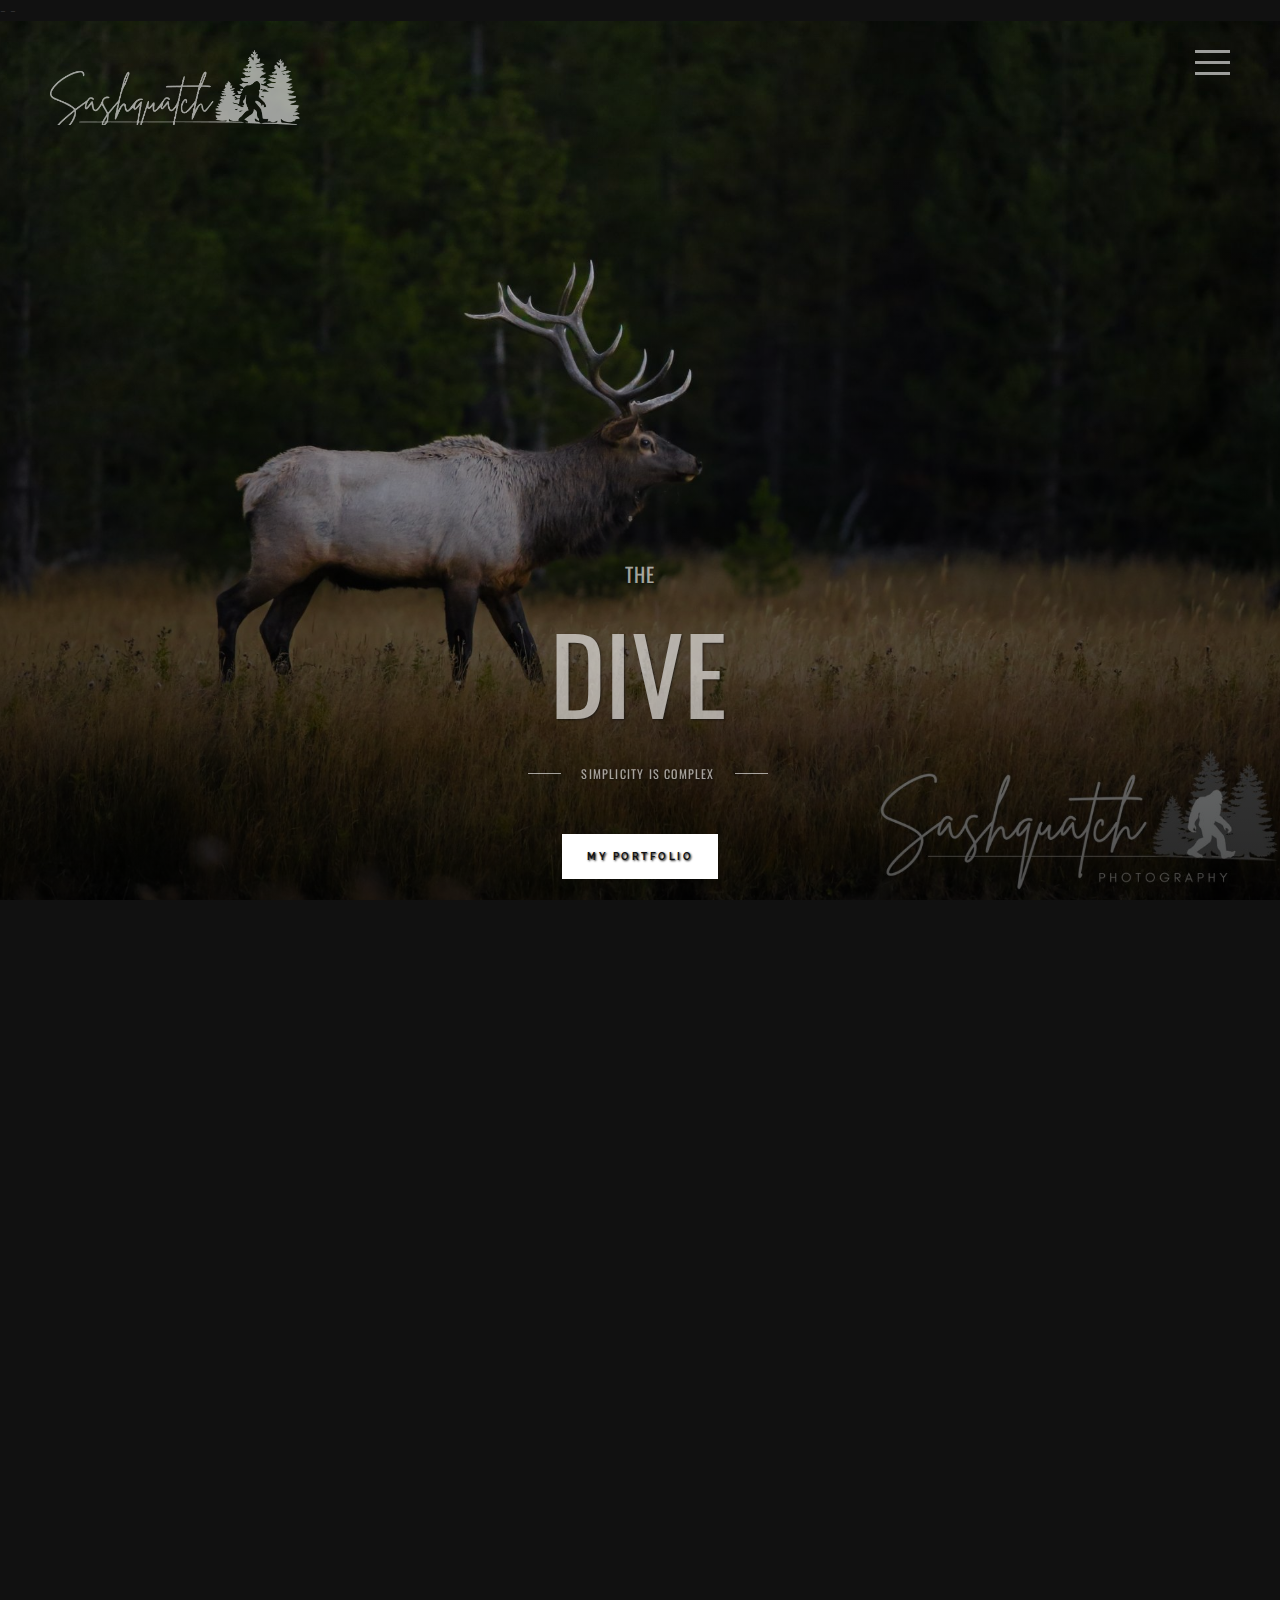
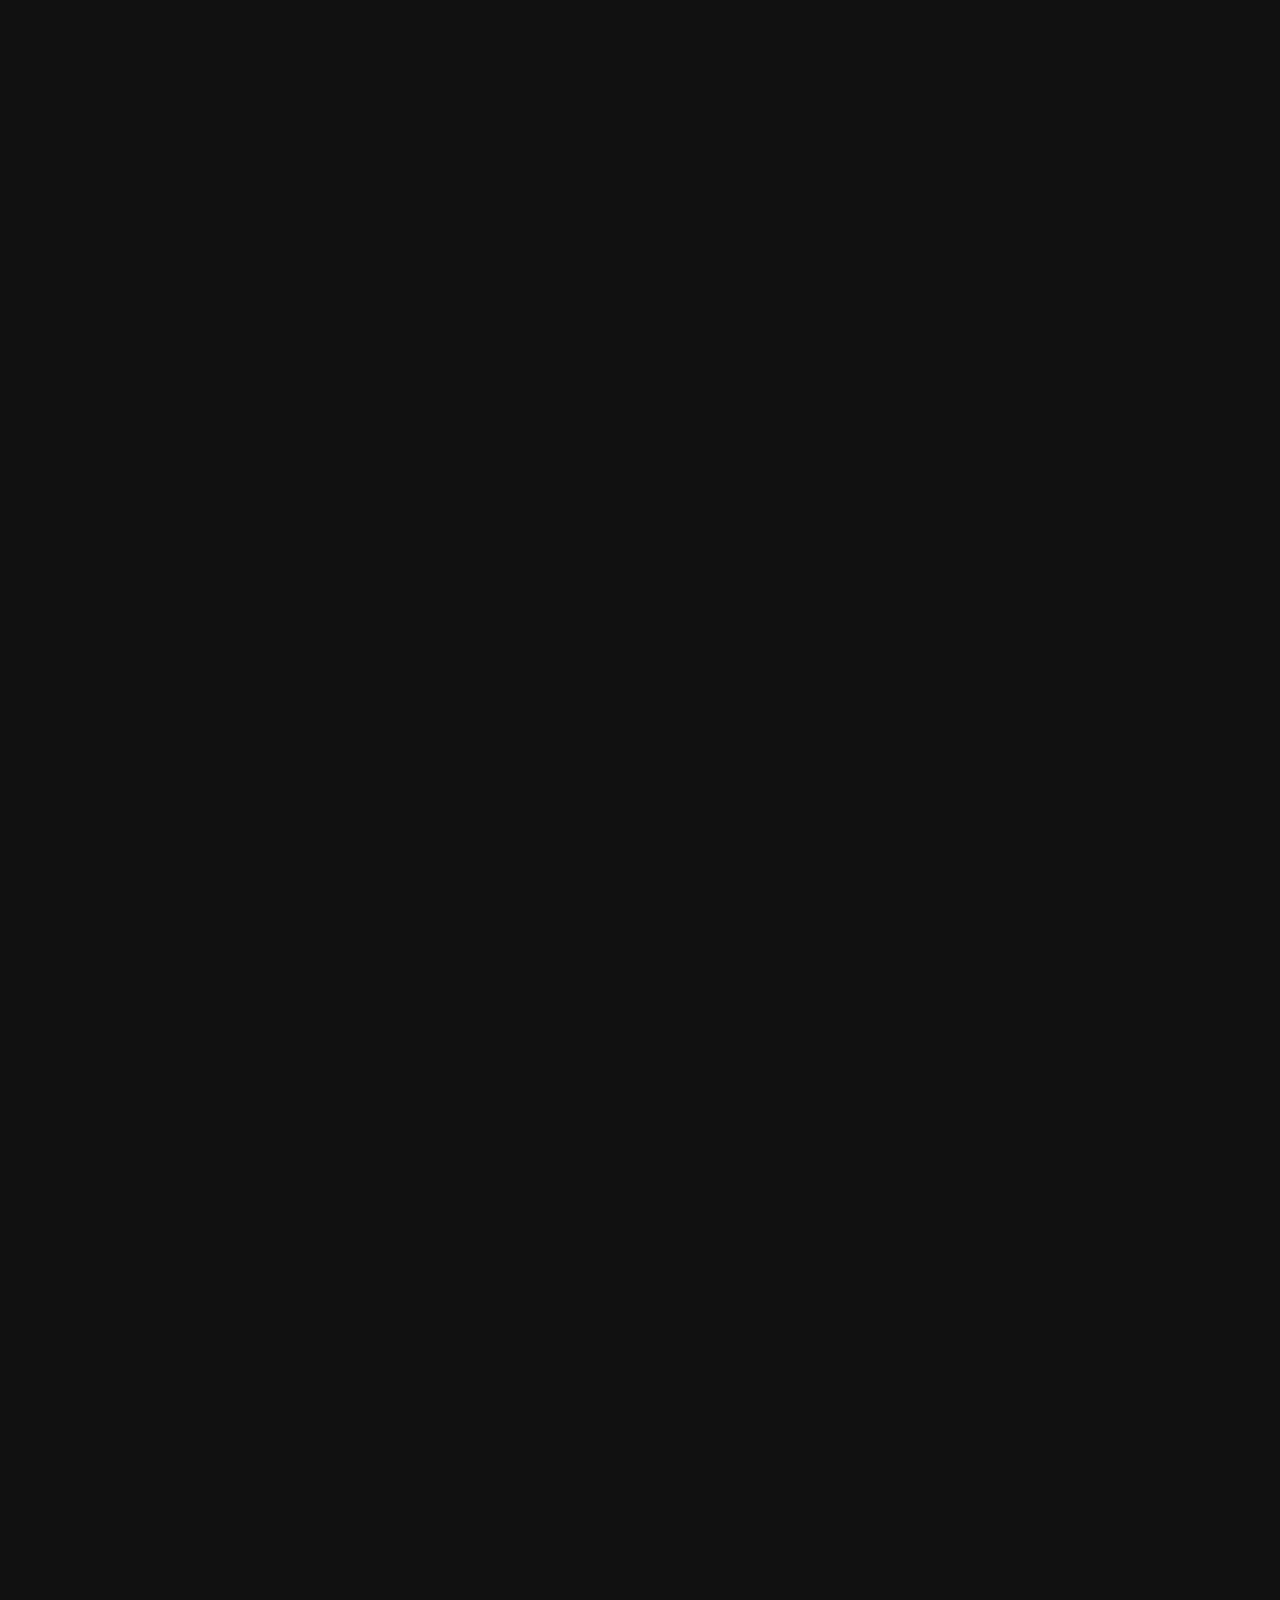
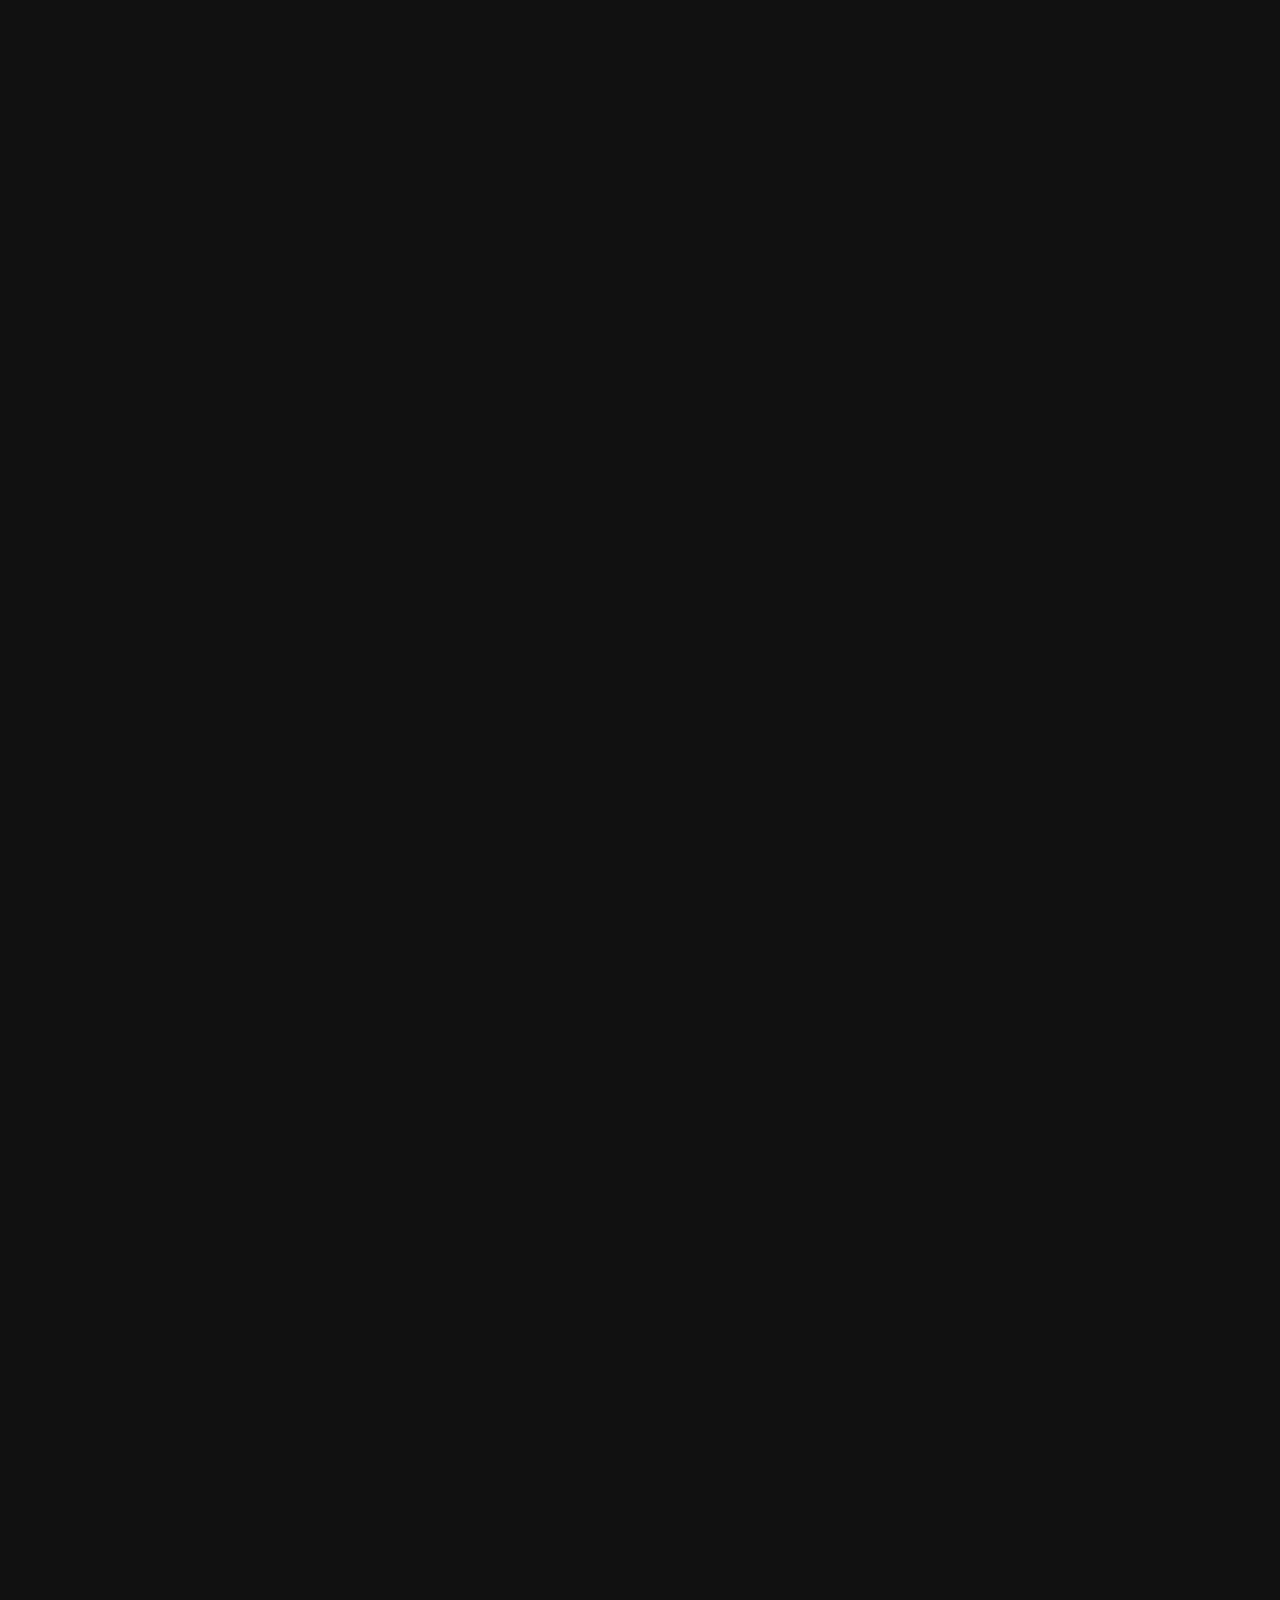
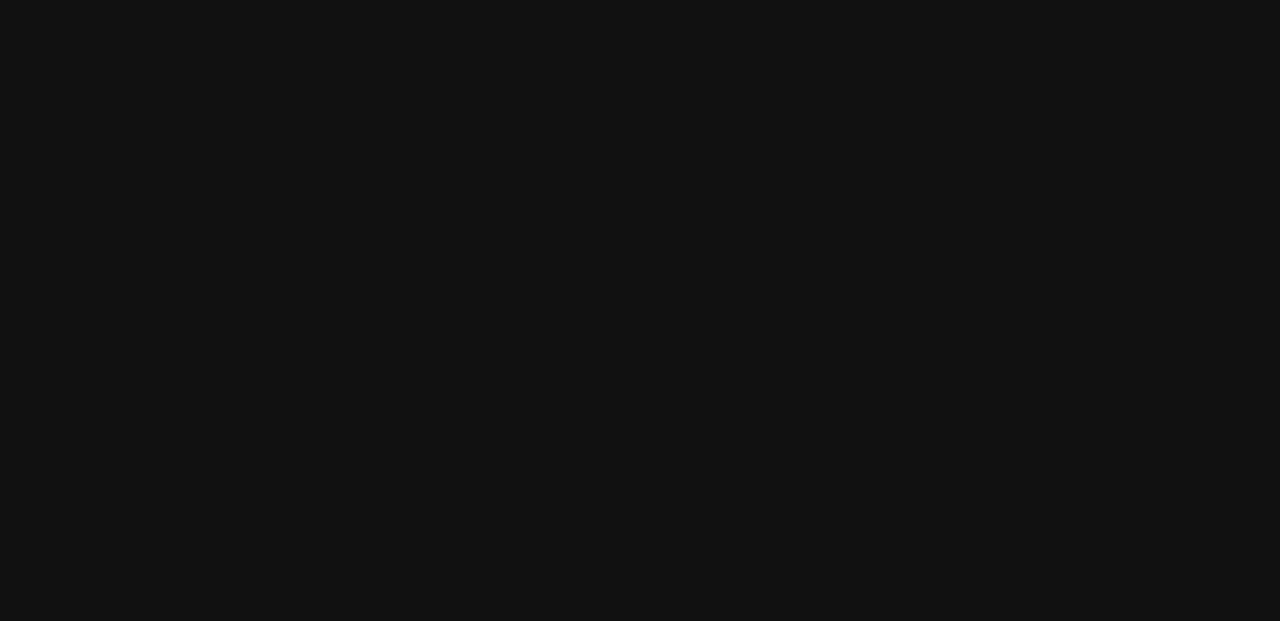
<file: index.html>
<!DOCTYPE html>
<html lang="en">
  <head>
    -
    <meta charset="utf-8" />
    <title>Sasquatch Photography</title>
    <meta content="" name="description" />
    <meta content="" name="author" />
    <meta content="" name="keywords" />
    <meta
      content="height=device-height, width=device-width, initial-scale=1.0, minimum-scale=1.0, maximum-scale=1.0, user-scalable=no"
      name="viewport"
    />
    <link href="css/plugins.css" media="all" rel="stylesheet" type="text/css" />
    <link href="css/style.css" media="all" rel="stylesheet" type="text/css" />
    <link
      href="http://fonts.googleapis.com/css?family=Raleway:100,200,300,400,500,600,700,800,900%7COswald:300,400,700"
      rel="stylesheet"
      type="text/css"
    />
    <!-- google fonts end -->
  </head>
  <body>
    <!-- preloader start -->
    <div class="preloader-bg"></div>
    <div id="preloader">
      <div id="preloader-status">
        <div class="preloader-position loader">
          <span></span>
        </div>
      </div>
    </div>
    -
    <!-- preloader end -->
    <!-- logo start -->
    <a class="logo logo-light"> <div class="logo-img fadeIn-element"></div></a
    ><!-- logo end -->
    <!-- navigation start -->
    <div class="navigation-fire main-menu main-menu-light fadeIn-element">
      <span></span>
    </div>
    <nav class="navigation-menu">
      <!-- center container menu start -->
      <div class="center-container-menu">
        <!-- center block menu start -->
        <div class="center-block-menu">
          <ul class="brackets">
            <li>
              <a class="menu-state active" href="#home">Home</a>
            </li>
            <li>
              <a class="menu-state" href="#about">About</a>
            </li>
            <li>
              <a class="menu-state" href="#works">Works</a>
            </li>
            <li>
              <a class="menu-state" href="#services">Services</a>
            </li>
            <li>
              <a class="menu-state" href="#news">News</a>
            </li>
            <li class="last">
              <a class="menu-state" href="#contact">Contact</a>
            </li>
          </ul>
        </div>
        <!-- center block menu end -->
      </div>
      <!-- center container menu end -->
    </nav>
    <!-- navigation end -->
    <!-- fullPage start -->
    <div id="fullpage">
      <!-- section home start -->
      <div class="section overlay overlay-dark-70" id="section0">
        <!-- home bg start -->
        <div class="section-bg-home"></div>
        <!-- home bg end -->
        <!-- introduction start -->
        <div class="introduction">
          <!-- home title start -->
          <h2 class="home-page-main-title fadeIn-element">The</h2>
          <h1 class="home-page-main-title fadeIn-element">Dive</h1>
          <!-- home title end -->
          <!-- home subtitle start -->
          <div class="split-border">
            <div class="home-page-subtitle-carousel owl-carousel">
              <span class="home-page-title-2 fadeIn-element"
                >Simplicity is complex</span
              >
              <span class="home-page-title-2 fadeIn-element"
                >Design is a process</span
              >
              <span class="home-page-title-2 fadeIn-element"
                >Aesthetic is a decision</span
              >
              <span class="home-page-title-2 fadeIn-element"
                >Style is everything</span
              >
            </div>
          </div>
          <a style="z-index: 1" class="c-btn inverse" href="#works"
            ><span>My Portfolio</span></a
          >
          <!-- home subtitle end -->
        </div>
        <!-- introduction end -->
      </div>
      <!-- section home end -->
      <!-- section about start -->
      <div class="section" id="section1">
        <!-- section title start -->
        <div class="section-title-vertical">
          <span>About</span>
        </div>
        <!-- section title end -->
        <!-- container start -->
        <div class="container-fluid sections">
          <!-- row start -->
          <div class="row">
            <!-- col start -->
            <div class="col-md-6 col-sm-6 nopadding">
              <!-- slick left about start -->
              <div class="slick-left-about overlay overlay-inverse-dark-35">
                <!-- slick left about item img start -->
                <div class="img-fullwidth-wrapper">
                  <div
                    class="img-fullwidth img-fullwidth-all img-fullwidth-about-carousel"
                  ></div>
                </div>
                <!-- slick left about item img end -->
              </div>
              <!-- slick left about end -->
            </div>
            <!-- col end -->
            <!-- col start -->
            <div class="col-md-6 col-sm-6 nopadding">
              <!-- slick right about start -->
              <div class="slick-right-about">
                <!-- about content 1 start -->
                <div class="img-fullwidth-wrapper">
                  <div class="about-content">
                    <div class="about-content-inner">
                      <!-- main txt start -->
                      <div class="height-correction">
                        <div class="text-title">
                          <h4>Snapping the unseen</h4>
                        </div>
                        <div class="text-txt">
                          <p>
                            Lorem ipsum dolor sit amet, consectetur adipiscing
                            elit. Donec vestibulum libero nec erat pulvinar, sed
                            sollicitudin ex consectetur.
                          </p>
                        </div>
                        <div class="text-spacer">
                          <a class="c-btn inverse" href="#works"
                            ><span>My Portfolio</span></a
                          >
                        </div>
                      </div>
                      <!-- main txt end -->
                    </div>
                  </div>
                </div>
                <div class="img-fullwidth-wrapper">
                  <div class="about-content">
                    <div class="about-content-inner">
                      <!-- facts counter start -->
                      <h3>My Statistics</h3>
                      <div class="facts-counter-wrapper">
                        <!-- col start -->
                        <div class="col-xs-6 col-sm-3">
                          <!-- fact 1 start -->
                          <div class="facts-counter-number">36</div>
                          <div class="facts-counter-description">
                            <i
                              class="ion-ios-briefcase-outline facts-counter-description-img"
                            ></i>
                            <span class="facts-counter-title"
                              >Completed Jobs</span
                            >
                          </div>
                          <!-- fact 1 end -->
                        </div>
                        <!-- col end -->
                        <!-- col start -->
                        <div class="col-xs-6 col-sm-3">
                          <!-- fact 2 start -->
                          <div class="facts-counter-number large">36</div>
                          <div class="facts-counter-description">
                            <i
                              class="ion-ios-wineglass-outline facts-counter-description-img large"
                            ></i>
                            <span class="facts-counter-title large"
                              >Clients Served</span
                            >
                          </div>
                          <!-- fact 2 end -->
                        </div>
                        <!-- col end -->
                        <!-- clearfix start -->
                        <div class="clearfix visible-xs-block"></div>
                        <!-- clearfix end -->
                        <!-- col start -->
                        <div class="col-xs-6 col-sm-3">
                          <!-- fact 3 start -->
                          <div class="facts-counter-number large">18</div>
                          <div class="facts-counter-description">
                            <i
                              class="ion-ios-world-outline facts-counter-description-img large"
                            ></i>
                            <span class="facts-counter-title large"
                              >States Reached</span
                            >
                          </div>
                          <!-- fact 3 end -->
                        </div>
                        <!-- col end -->
                        <!-- col start -->
                        <div class="col-xs-6 col-sm-3">
                          <!-- fact 4 start -->
                          <div class="facts-counter-number">1976</div>
                          <div class="facts-counter-description">
                            <i
                              class="ion-ios-photos-outline facts-counter-description-img"
                            ></i>
                            <span class="facts-counter-title"
                              >Photos Taken</span
                            >
                          </div>
                          <!-- fact 4 end -->
                        </div>
                        <!-- col end -->
                      </div>
                      <!-- facts counter end -->
                    </div>
                  </div>
                </div>
              </div>
              <!-- slick right about end -->
            </div>
            <!-- col end -->
          </div>
          <!-- row end -->
        </div>
        <!-- container end -->
      </div>
      <!-- section about end -->
      <!-- section works start -->
      <div class="section" id="section2">
        <!-- section title start -->
        <div class="section-title-vertical right-side">
          <span>Works</span>
        </div>
        <!-- section title end -->
        <!-- works IMG carousel start -->
        <div class="works-page-img-wrapper">
          <div class="owl-carousel" id="works-page-img-carousel">
            <!-- works IMG carousel item start -->
            <div class="works-page-img-carousel-item">
              <!-- works IMG carousel item 1 start -->
              <div
                class="works-page-img-carousel-item-1 overlay overlay-inverse-dark-35"
              >
                <div class="works-page-img-carousel-wrapper">
                  <div class="works-page-img-carousel-text">
                    <div class="works-page-img-carousel-heading">
                      Culture / Travel
                    </div>
                    <div class="works-page-img-carousel-title">
                      <h4>
                        Simplicity<br />
                        is complex
                      </h4>
                    </div>
                    <div class="works-page-img-carousel-content">
                      <div class="works-page-img-carousel-spacer-top"></div>
                      <a
                        class="c-btn inverse popup-photo"
                        href="img/background3.png"
                        title="Simplicity is complex"
                        ><span>View image</span></a
                      >
                    </div>
                  </div>
                </div>
              </div>
              <!-- works IMG carousel item 1 end -->
              <!-- works IMG carousel item 2 start -->
              <div
                class="works-page-img-carousel-item-2 overlay overlay-inverse-dark-35"
              >
                <div class="works-page-img-carousel-wrapper">
                  <div class="works-page-img-carousel-text">
                    <div class="works-page-img-carousel-heading">
                      Culture / Travel
                    </div>
                    <div class="works-page-img-carousel-title">
                      <h4>
                        Design<br />
                        is a process
                      </h4>
                    </div>
                    <div class="works-page-img-carousel-content">
                      <div class="works-page-img-carousel-spacer-top"></div>
                      <a
                        class="c-btn inverse popup-photo"
                        href="img/background4.png"
                        title="Design is a process"
                        ><span>View image</span></a
                      >
                    </div>
                  </div>
                </div>
              </div>
              <!-- works IMG carousel item 2 end -->
            </div>
            <!-- works IMG carousel item end -->
            <!-- works IMG carousel item start -->
            <div class="works-page-img-carousel-item">
              <!-- works IMG carousel item 3 start -->
              <div
                class="works-page-img-carousel-item-3 overlay overlay-inverse-dark-35"
              >
                <div class="works-page-img-carousel-wrapper">
                  <div class="works-page-img-carousel-text">
                    <div class="works-page-img-carousel-heading">
                      Culture / Travel
                    </div>
                    <div class="works-page-img-carousel-title">
                      <h4>
                        Aesthetic<br />
                        is a decision
                      </h4>
                    </div>
                    <div class="works-page-img-carousel-content">
                      <div class="works-page-img-carousel-spacer-top"></div>
                      <a
                        class="c-btn inverse popup-photo"
                        href="img/background5.png"
                        title="Design is a process"
                        ><span>View image</span></a
                      >
                    </div>
                  </div>
                </div>
              </div>
              <!-- works IMG carousel item 3 end -->
              <!-- works IMG carousel item 4 start -->
              <div
                class="works-page-img-carousel-item-4 overlay overlay-inverse-dark-35"
              >
                <div class="works-page-img-carousel-wrapper">
                  <div class="works-page-img-carousel-text">
                    <div class="works-page-img-carousel-heading">
                      Culture / Travel
                    </div>
                    <div class="works-page-img-carousel-title">
                      <h4>
                        Style<br />
                        is everything
                      </h4>
                    </div>
                    <div class="works-page-img-carousel-content">
                      <div class="works-page-img-carousel-spacer-top"></div>
                      <a
                        class="c-btn inverse popup-photo"
                        href="img/background6.png"
                        title="Aesthetic is a decision"
                        ><span>View image</span></a
                      >
                    </div>
                  </div>
                </div>
              </div>
              <!-- works IMG carousel item 4 end -->
            </div>
            <!-- works IMG carousel item end -->
            <!-- works IMG carousel item start -->
            <div class="works-page-img-carousel-item">
              <!-- works IMG carousel item 5 start -->
              <div
                class="works-page-img-carousel-item-5 overlay overlay-inverse-dark-35"
              >
                <div class="works-page-img-carousel-wrapper">
                  <div class="works-page-img-carousel-text">
                    <div class="works-page-img-carousel-heading">
                      Culture / Travel
                    </div>
                    <div class="works-page-img-carousel-title">
                      <h4>
                        Simplicity<br />
                        is complex
                      </h4>
                    </div>
                    <div class="works-page-img-carousel-content">
                      <div class="works-page-img-carousel-spacer-top"></div>
                      <a
                        class="c-btn inverse popup-photo"
                        href="img/background7.png"
                        title="Simplicity is complex"
                        ><span>View image</span></a
                      >
                    </div>
                  </div>
                </div>
              </div>
              <!-- works IMG carousel item 5 end -->
              <!-- works IMG carousel item 6 start -->
              <div
                class="works-page-img-carousel-item-6 overlay overlay-inverse-dark-35"
              >
                <div class="works-page-img-carousel-wrapper">
                  <div class="works-page-img-carousel-text">
                    <div class="works-page-img-carousel-heading">
                      Culture / Travel
                    </div>
                    <div class="works-page-img-carousel-title">
                      <h4>
                        Design<br />
                        is a process
                      </h4>
                    </div>
                    <div class="works-page-img-carousel-content">
                      <div class="works-page-img-carousel-spacer-top"></div>
                      <a
                        class="c-btn inverse popup-photo"
                        href="img/background8.png"
                        title="Design is a process"
                        ><span>View image</span></a
                      >
                    </div>
                  </div>
                </div>
              </div>
              <!-- works IMG carousel item 6 end -->
            </div>
            <!-- works IMG carousel item end -->
            <!-- works IMG carousel item start -->
            <div class="works-page-img-carousel-item">
              <!-- works IMG carousel item 7 start -->
              <div
                class="works-page-img-carousel-item-7 overlay overlay-inverse-dark-35"
              >
                <div class="works-page-img-carousel-wrapper">
                  <div class="works-page-img-carousel-text">
                    <div class="works-page-img-carousel-heading">
                      Culture / Travel
                    </div>
                    <div class="works-page-img-carousel-title">
                      <h4>
                        Aesthetic<br />
                        is a decision
                      </h4>
                    </div>
                    <div class="works-page-img-carousel-content">
                      <div class="works-page-img-carousel-spacer-top"></div>
                      <a
                        class="c-btn inverse popup-photo"
                        href="img/background9.png"
                        title="Aesthetic is a decision"
                        ><span>View image</span></a
                      >
                    </div>
                  </div>
                </div>
              </div>
              <!-- works IMG carousel item 7 end -->
              <!-- works IMG carousel item 8 start -->
              <div
                class="works-page-img-carousel-item-8 overlay overlay-inverse-dark-35"
              >
                <div class="works-page-img-carousel-wrapper">
                  <div class="works-page-img-carousel-text">
                    <div class="works-page-img-carousel-heading">
                      Culture / Travel
                    </div>
                    <div class="works-page-img-carousel-title">
                      <h4>
                        Style<br />
                        is everything
                      </h4>
                    </div>
                    <div class="works-page-img-carousel-content">
                      <div class="works-page-img-carousel-spacer-top"></div>
                      <a
                        class="c-btn inverse popup-photo"
                        href="img/background10.png"
                        title="Style is everything"
                        ><span>View image</span></a
                      >
                    </div>
                  </div>
                </div>
              </div>
              <!-- works IMG carousel item 8 end -->
            </div>
          </div>
        </div>
        <!-- works IMG carousel end -->
      </div>
      <!-- section works end -->
      <!-- section services start -->
      <div class="section" id="section3">
        <!-- section title start -->
        <div class="section-title-vertical">
          <span>Services</span>
        </div>
        <!-- section title end -->
        <!-- container start -->
        <div class="container-fluid sections">
          <!-- row start -->
          <div class="row">
            <!-- col start -->
            <div class="col-md-6 col-sm-6 nopadding">
              <!-- slick services start -->
              <div class="slick-services overlay overlay-inverse-dark-35">
                <!-- services carousel item 1 img start -->
                <div class="img-fullwidth-wrapper">
                  <div
                    class="img-fullwidth img-fullwidth-all img-fullwidth-services-carousel-1"
                  ></div>
                </div>
                <!-- services carousel item 1 img end -->
                <!-- services carousel item 2 img start -->
                <div class="img-fullwidth-wrapper">
                  <div
                    class="img-fullwidth img-fullwidth-all img-fullwidth-services-carousel-2"
                  ></div>
                </div>
                <!-- services carousel item 2 img end -->
                <!-- services carousel item 3 img start -->
                <div class="img-fullwidth-wrapper">
                  <div
                    class="img-fullwidth img-fullwidth-all img-fullwidth-services-carousel-3"
                  ></div>
                </div>
                <!-- services carousel item 3 img end -->
              </div>
              <!-- slick services end -->
            </div>
            <!-- col end -->
            <!-- col start -->
            <div class="col-md-6 col-sm-6 nopadding">
              <!-- services container start -->
              <div class="services-container dark-logo">
                <div class="blockquote">
                  <!-- center container start -->
                  <div class="center-container">
                    <!-- center block start -->
                    <div class="center-block">
                      <div class="services-wrapper">
                        <div class="services-accordion">
                          <ul>
                            <li>
                              <span>Photography</span>
                              <ul>
                                <li>
                                  <a href="#">Commercial / Stock</a>
                                </li>
                                <li>
                                  <a href="#">Beauty / Fashion</a>
                                </li>
                                <li>
                                  <a href="#">Nature / Landscapes</a>
                                </li>
                              </ul>
                            </li>
                            <li>
                              <span>Brand Identity</span>
                              <ul>
                                <li>
                                  <a href="#">Colors</a>
                                </li>
                                <li>
                                  <a href="#">Design</a>
                                </li>
                                <li>
                                  <a href="#">Logotype</a>
                                </li>
                              </ul>
                            </li>
                          </ul>
                        </div>
                      </div>
                    </div>
                    <!-- center block end -->
                  </div>
                  <!-- center container end -->
                </div>
              </div>
              <!-- services container end -->
            </div>
            <!-- col end -->
          </div>
          <!-- row end -->
        </div>
        <!-- container end -->
      </div>
      <!-- section services end -->
      <!-- section news start -->
      <div class="section" id="section4">
        <!-- section title start -->
        <div class="section-title-vertical right-side">
          <span>News</span>
        </div>
        <!-- section title end -->
        <!-- news IMG carousel start -->
        <div class="news-page-img-wrapper">
          <div class="owl-carousel" id="news-page-img-carousel">
            <!-- news IMG carousel item 1 start -->
            <div class="news-page-img-carousel-item">
              <div
                class="news-page-img-carousel-item-1 overlay overlay-inverse-dark-35"
              >
                <div class="news-page-img-carousel-wrapper">
                  <div class="news-page-img-carousel-text">
                    <div class="news-page-img-carousel-heading">
                      Travel / Adventure
                    </div>
                    <div class="news-page-img-carousel-title">
                      <h4>
                        San Pedro<br />
                        Belize
                      </h4>
                    </div>
                    <div class="news-page-img-carousel-content">
                      <div class="news-page-img-carousel-spacer-top"></div>
                      <p>
                        As we start cooling down here in Montana, it is making
                        us miss the warm beach in San Pedro, Belize
                      </p>
                      <div class="news-page-img-carousel-spacer-bottom">
                        <a
                          class="c-btn c-btn-news inverse toggle-news-content-1"
                          ><span>Read more</span></a
                        >
                      </div>
                    </div>
                  </div>
                </div>
              </div>
            </div>
            <!-- news IMG carousel item 1 end -->
            <!-- news IMG carousel item 2 start -->
            <div class="news-page-img-carousel-item">
              <div
                class="news-page-img-carousel-item-2 overlay overlay-inverse-dark-35"
              >
                <div class="news-page-img-carousel-wrapper">
                  <div class="news-page-img-carousel-text">
                    <div class="news-page-img-carousel-heading">
                      Travel / Adventure
                    </div>
                    <div class="news-page-img-carousel-title">
                      <h4>
                        Lamanai Mayan<br />
                        Ruins
                      </h4>
                    </div>
                    <div class="news-page-img-carousel-content">
                      <div class="news-page-img-carousel-spacer-top"></div>
                      <p>
                        Material items have no fulfilling need; however,
                        traveling and seeing the world fills the soul.
                      </p>
                      <div class="news-page-img-carousel-spacer-bottom">
                        <a
                          class="c-btn c-btn-news inverse toggle-news-content-2"
                          ><span>Read more</span></a
                        >
                      </div>
                    </div>
                  </div>
                </div>
              </div>
            </div>
            <!-- news IMG carousel item 2 end -->
            <!-- news IMG carousel item 3 start -->
            <div class="news-page-img-carousel-item">
              <div
                class="news-page-img-carousel-item-3 overlay overlay-inverse-dark-35"
              >
                <div class="news-page-img-carousel-wrapper">
                  <div class="news-page-img-carousel-text">
                    <div class="news-page-img-carousel-heading">
                      Nature / Beauty
                    </div>
                    <div class="news-page-img-carousel-title">
                      <h4>
                        The Great Blue<br />
                        Heron
                      </h4>
                    </div>
                    <div class="news-page-img-carousel-content">
                      <div class="news-page-img-carousel-spacer-top"></div>
                      <p>
                        The Great Blue Heron bird. He let me get incredibly
                        close to him; he was calm and didn't mind my presence.
                        Still was a little nerve-racking with how large this
                        bird is.
                      </p>
                      <div class="news-page-img-carousel-spacer-bottom">
                        <a
                          class="c-btn c-btn-news inverse toggle-news-content-3"
                          ><span>Read more</span></a
                        >
                      </div>
                    </div>
                  </div>
                </div>
              </div>
            </div>
            <!-- news IMG carousel item 3 end -->
            <!-- news IMG carousel item 4 start -->
            <div class="news-page-img-carousel-item">
              <div
                class="news-page-img-carousel-item-4 overlay overlay-inverse-dark-35"
              >
                <div class="news-page-img-carousel-wrapper">
                  <div class="news-page-img-carousel-text">
                    <div class="news-page-img-carousel-heading">
                      Nature / Beauty
                    </div>
                    <div class="news-page-img-carousel-title">
                      <h4>
                        Massive Bull<br />
                        Elk
                      </h4>
                    </div>
                    <div class="news-page-img-carousel-content">
                      <div class="news-page-img-carousel-spacer-top"></div>
                      <p>
                        The elk stands as the untamed ruler of the wild,
                        unmatched in strength and spirit.
                      </p>
                      <div class="news-page-img-carousel-spacer-bottom">
                        <a
                          class="c-btn c-btn-news inverse toggle-news-content-4"
                          ><span>Read more</span></a
                        >
                      </div>
                    </div>
                  </div>
                </div>
              </div>
            </div>
            <!-- news IMG carousel item 4 end -->
          </div>
        </div>
        <!-- news IMG carousel end -->
        <!-- news MORE carousel item 1 start -->
        <div
          class="panel-left-1 panel-left-bg-1 overlay overlay-inverse-dark-35"
        ></div>
        <div class="panel-right panel-right-1">
          <!-- center container start -->
          <div class="center-container">
            <!-- center block start -->
            <div class="center-block">
              <!-- news MORE carousel content 1 start -->
              <div class="img-fullwidth-wrapper">
                <div class="about-content">
                  <div class="about-content-inner">
                    <!-- main txt start -->
                    <div class="height-correction">
                      <div class="text-title text-title-dark">
                        <div
                          class="news-page-img-carousel-heading news-page-img-carousel-heading-dark"
                        >
                          <span>Tuesday, November 8, 2023</span> Travel /
                          Adventure
                        </div>
                        <h4>
                          San Pedro<br />
                          Belize
                        </h4>
                      </div>
                      <div class="text-txt text-txt-dark">
                        <p>
                          As we start cooling down here in Montana, it is making
                          us miss the warm beach in San Pedro, Belize
                        </p>
                      </div>
                      <div class="text-spacer">
                        <a
                          class="c-btn inverse-dark toggle-news-content-1"
                          href="javascript:void(0)"
                          ><span>Close</span></a
                        >
                      </div>
                    </div>
                    <!-- main txt end -->
                  </div>
                </div>
              </div>
              <!-- news MORE carousel content 1 end -->
            </div>
            <!-- center block end -->
          </div>
          <!-- center container end -->
        </div>
        <!-- news MORE carousel item 1 end -->
        <!-- news MORE carousel item 2 start -->
        <div
          class="panel-left-2 panel-left-bg-2 overlay overlay-inverse-dark-35"
        ></div>
        <div class="panel-right panel-right-2">
          <!-- center container start -->
          <div class="center-container">
            <!-- center block start -->
            <div class="center-block">
              <!-- news MORE carousel content 2 start -->
              <div class="img-fullwidth-wrapper">
                <div class="about-content">
                  <div class="about-content-inner">
                    <!-- main txt start -->
                    <div class="height-correction">
                      <div class="text-title text-title-dark">
                        <div
                          class="news-page-img-carousel-heading news-page-img-carousel-heading-dark"
                        >
                          <span>Saturday, December 6, 2023</span> Travel /
                          Adventure
                        </div>
                        <h4>
                          Lamanai Mayan<br />
                          Ruins
                        </h4>
                      </div>
                      <div class="text-txt text-txt-dark">
                        <p>
                          Lamanai is an ancient Mayan Ruin, which is located
                          north of Belize City, and is the second largest site
                          in Belize. To get to this ruin site, you must take a
                          boat along the New River, which is roughly 2 hours one
                          way. This is the Mask Temple. The masks are carved
                          from blocks of limestone and are adorned with the
                          headdress of a crocodile. This falls in line with the
                          meaning behind Lamanai, which is submerged crocodile.
                          Can you imagine carving this back in 400 CE? What
                          these civilizations could do is honestly jaw dropping.
                          Belize truly has a piece of my heart. There is so much
                          to explore and learn from this amazing country and I
                          cannot wait to go back for the third time.
                        </p>
                      </div>
                      <div class="text-spacer">
                        <a
                          class="c-btn inverse-dark toggle-news-content-2"
                          href="javascript:void(0)"
                          ><span>Close</span></a
                        >
                      </div>
                    </div>
                    <!-- main txt end -->
                  </div>
                </div>
              </div>
              <!-- news MORE carousel content 2 end -->
            </div>
            <!-- center block end -->
          </div>
          <!-- center container end -->
        </div>
        <!-- news MORE carousel item 2 end -->
        <!-- news MORE carousel item 3 start -->
        <div
          class="panel-left-3 panel-left-bg-3 overlay overlay-inverse-dark-35"
        ></div>
        <div class="panel-right panel-right-3">
          <!-- center container start -->
          <div class="center-container">
            <!-- center block start -->
            <div class="center-block">
              <!-- news MORE carousel content 3 start -->
              <div class="img-fullwidth-wrapper">
                <div class="about-content">
                  <div class="about-content-inner">
                    <!-- main txt start -->
                    <div class="height-correction">
                      <div class="text-title text-title-dark">
                        <div
                          class="news-page-img-carousel-heading news-page-img-carousel-heading-dark"
                        >
                          <span>Thursday, December 16, 2023</span> Nature /
                          Beauty
                        </div>
                        <h4>
                          The Great Blue<br />
                          Heron
                        </h4>
                      </div>
                      <div class="text-txt text-txt-dark">
                        <p>
                          The Great Blue Heron bird. He let me get incredibly
                          close to him; he was calm and didn't mind my presence.
                          Still was a little nerve-racking with how large this
                          bird is.
                        </p>
                      </div>
                      <div class="text-spacer">
                        <a
                          class="c-btn inverse-dark toggle-news-content-3"
                          href="javascript:void(0)"
                          ><span>Close</span></a
                        >
                      </div>
                    </div>
                    <!-- main txt end -->
                  </div>
                </div>
              </div>
              <!-- news MORE carousel content 3 end -->
            </div>
            <!-- center block end -->
          </div>
          <!-- center container end -->
        </div>
        <!-- news MORE carousel item 3 end -->
        <!-- news MORE carousel item 4 start -->
        <div
          class="panel-left-4 panel-left-bg-4 overlay overlay-inverse-dark-35"
        ></div>
        <div class="panel-right panel-right-4">
          <!-- center container start -->
          <div class="center-container">
            <!-- center block start -->
            <div class="center-block">
              <!-- news MORE carousel content 4 start -->
              <div class="img-fullwidth-wrapper">
                <div class="about-content">
                  <div class="about-content-inner">
                    <!-- main txt start -->
                    <div class="height-correction">
                      <div class="text-title text-title-dark">
                        <div
                          class="news-page-img-carousel-heading news-page-img-carousel-heading-dark"
                        >
                          <span>Wednesday, Feburary 12, 2025</span> Nature /
                          Beauty
                        </div>

                        <h4>
                          Massive Bull<br />
                          Elk
                        </h4>
                      </div>
                      <div class="text-txt text-txt-dark">
                        <p>
                          The elk stands as the untamed ruler of the wild,
                          unmatched in strength and spirit.
                        </p>
                      </div>
                      <div class="text-spacer">
                        <a
                          class="c-btn inverse-dark toggle-news-content-4"
                          href="javascript:void(0)"
                          ><span>Close</span></a
                        >
                      </div>
                    </div>
                    <!-- main txt end -->
                  </div>
                </div>
              </div>
              <!-- news MORE carousel content 4 end -->
            </div>
            <!-- center block end -->
          </div>
          <!-- center container end -->
        </div>
        <!-- news MORE carousel item 4 end -->
      </div>
      <!-- section news end -->
      <!-- section contact start -->
      <div
        class="section section-contact overlay overlay-dark-90"
        id="section5"
      >
        <!-- contact bg start -->
        <div class="section-bg-contact"></div>
        <!-- contact bg end -->
        <!-- section title start -->
        <div class="section-title-vertical right-side">
          <span>Contact</span>
        </div>
        <!-- section title end -->
        <!-- container start -->
        <div class="container sections">
          <!-- row start -->
          <div class="row">
            <!-- col start -->
            <div class="col-lg-12">
              <div class="text-title-secondary text-title-secondary-contact">
                <h4>Get in touch</h4>
              </div>
            </div>
            <!-- col end -->
          </div>
          <!-- row end -->
          <!-- row start -->
          <div class="row">
            <!-- contact info start -->
            <div class="contact-info-wrapper">
              <!-- col start -->
              <div class="col-sm-4">
                <div class="contact-info-description">
                  <i
                    class="ion-ios-location-outline contact-info-description-img"
                  ></i>
                  <span class="contact-info-text"
                    >Billings<br />
                    MT</span
                  >
                </div>
              </div>
              <!-- col end -->
              <!-- col start -->
              <div class="col-sm-4">
                <div class="contact-info-description">
                  <i
                    class="ion-ios-email-outline contact-info-description-img large"
                  ></i>
                  <span class="contact-info-text large"
                    ><a
                      class="link-underline contact"
                      href="mailto:sashquatch.photography@gmail.com"
                      >sashquatch.photography@gmail.com</a
                    ></span
                  >
                </div>
              </div>
              <!-- col end -->
              <!-- col start -->
              <div class="col-sm-4">
                <div class="contact-info-description">
                  <i
                    class="ion-ios-telephone-outline contact-info-description-img"
                  ></i>
                  <span class="contact-info-text"
                    >[00] 11 - 76<br />
                    [01] 11 - 76</span
                  >
                </div>
              </div>
              <!-- col end -->
            </div>
            <!-- contact info end -->
          </div>
          <!-- row end -->
          <!-- row start -->
          <div class="row">
            <!-- col start -->
            <div class="col-lg-12">
              <!-- newsletter form start -->
              <div id="subscribe-wrapper">
                <h2 class="section-heading newsletter">Book a shoot</h2>
                <div id="newsletter">
                  <div class="newsletter">
                    <div id="subscribe">
                      <input
                        class="subscribe-requiredField subscribe-email"
                        id="subscribe-email"
                        name="subscribe-email"
                        placeholder="Email"
                        type="text"
                      />
                      <button
                        class="c-btn fullwidth"
                        id="submit-2"
                        type="button"
                        onclick="handleSubmit()"
                      >
                        <span>Contact Me</span>
                      </button>
                    </div>
                  </div>
                </div>
                <!-- newsletter form end -->
              </div>
              <!-- col end -->
            </div>
          </div>
          <!-- row end -->
          <!-- row start -->
          <div class="row">
            <!-- col start -->
            <div class="col-lg-12">
              <!-- social icons start -->
              <div class="social-icons-wrapper">
                <ul class="social-icons">
                  <li class="social-icon">
                    <a
                      class="ion-social-facebook"
                      href="https://www.facebook.com/sashquatchphotography"
                    ></a>
                  </li>
                  <li class="social-icon">
                    <a
                      class="ion-social-instagram"
                      href="https://www.instagram.com/sashquatchphotography/"
                    ></a>
                  </li>
                </ul>
              </div>
              <!-- social icons end -->
            </div>
            <!-- col end -->
          </div>
          <!-- row end -->
        </div>
        <!-- container end -->
      </div>
      <!-- section contact end -->
    </div>
    <!-- fullPage end -->
    <!-- scripts start -->
    <script src="js/plugins.js" type="text/javascript"></script>
    <script src="js/the-dive-the-template.js"></script>
    <!-- scripts end -->
    <script>
      function handleSubmit() {
        const emailInput = document.getElementById("subscribe-email");
        const email = emailInput.value.trim();

        if (!email) {
          alert("Please enter a valid email address.");
          return;
        }

        // Basic email format validation
        const emailRegex = /^[^\s@]+@[^\s@]+\.[^\s@]+$/;
        if (!emailRegex.test(email)) {
          alert("Please enter a valid email address.");
          return;
        }

        // Send the email via fetch to the PHP script
        fetch("subscribe.php", {
          method: "POST",
          headers: {
            "Content-Type": "application/x-www-form-urlencoded",
          },
          body: "subscribe-email=" + encodeURIComponent(email),
        })
          .then((response) => response.json())
          .then((data) => {
            if (data.success) {
              alert("Thank you! Your request has been sent.");
              emailInput.value = ""; // Clear the input
            } else {
              alert("Error: " + data.message);
            }
          })
          .catch((error) => {
            console.error("Error:", error);
            alert("An error occurred while sending your request.");
          });
      }
    </script>
  </body>
</html>
</file>
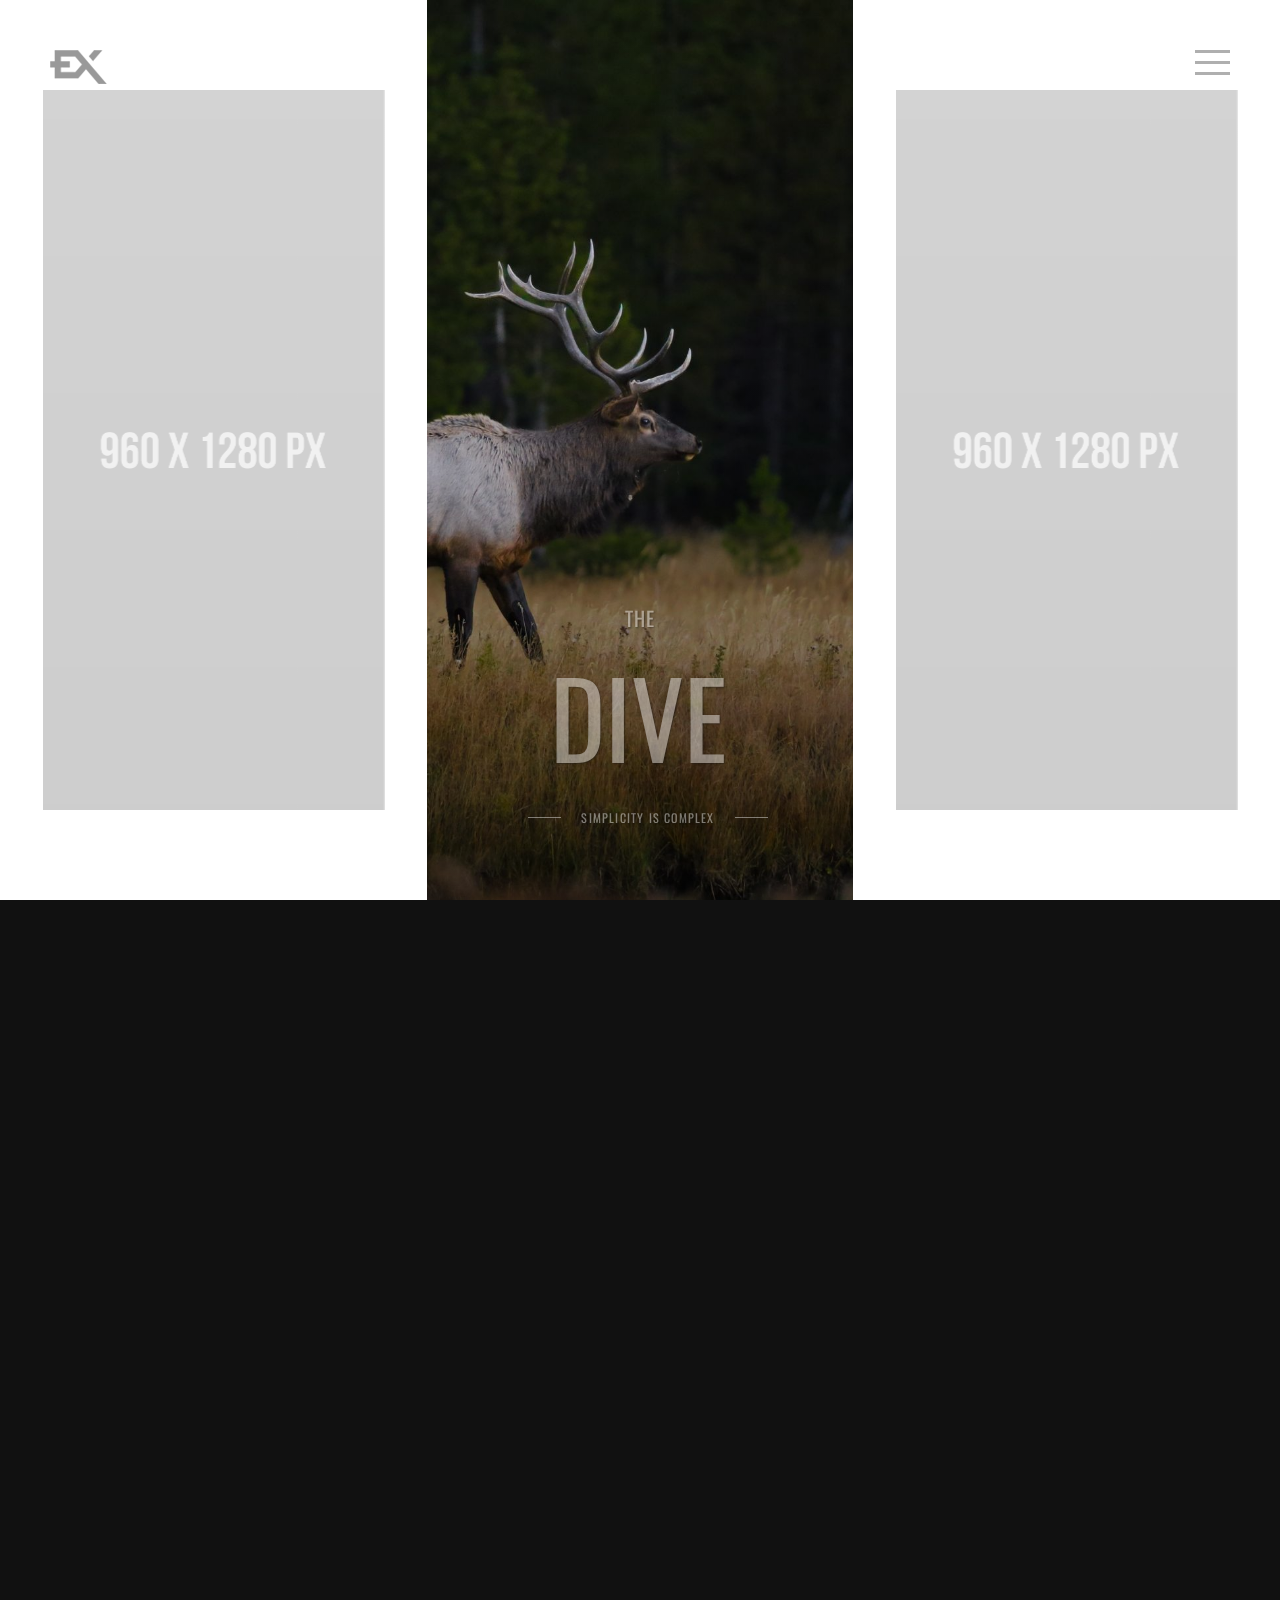
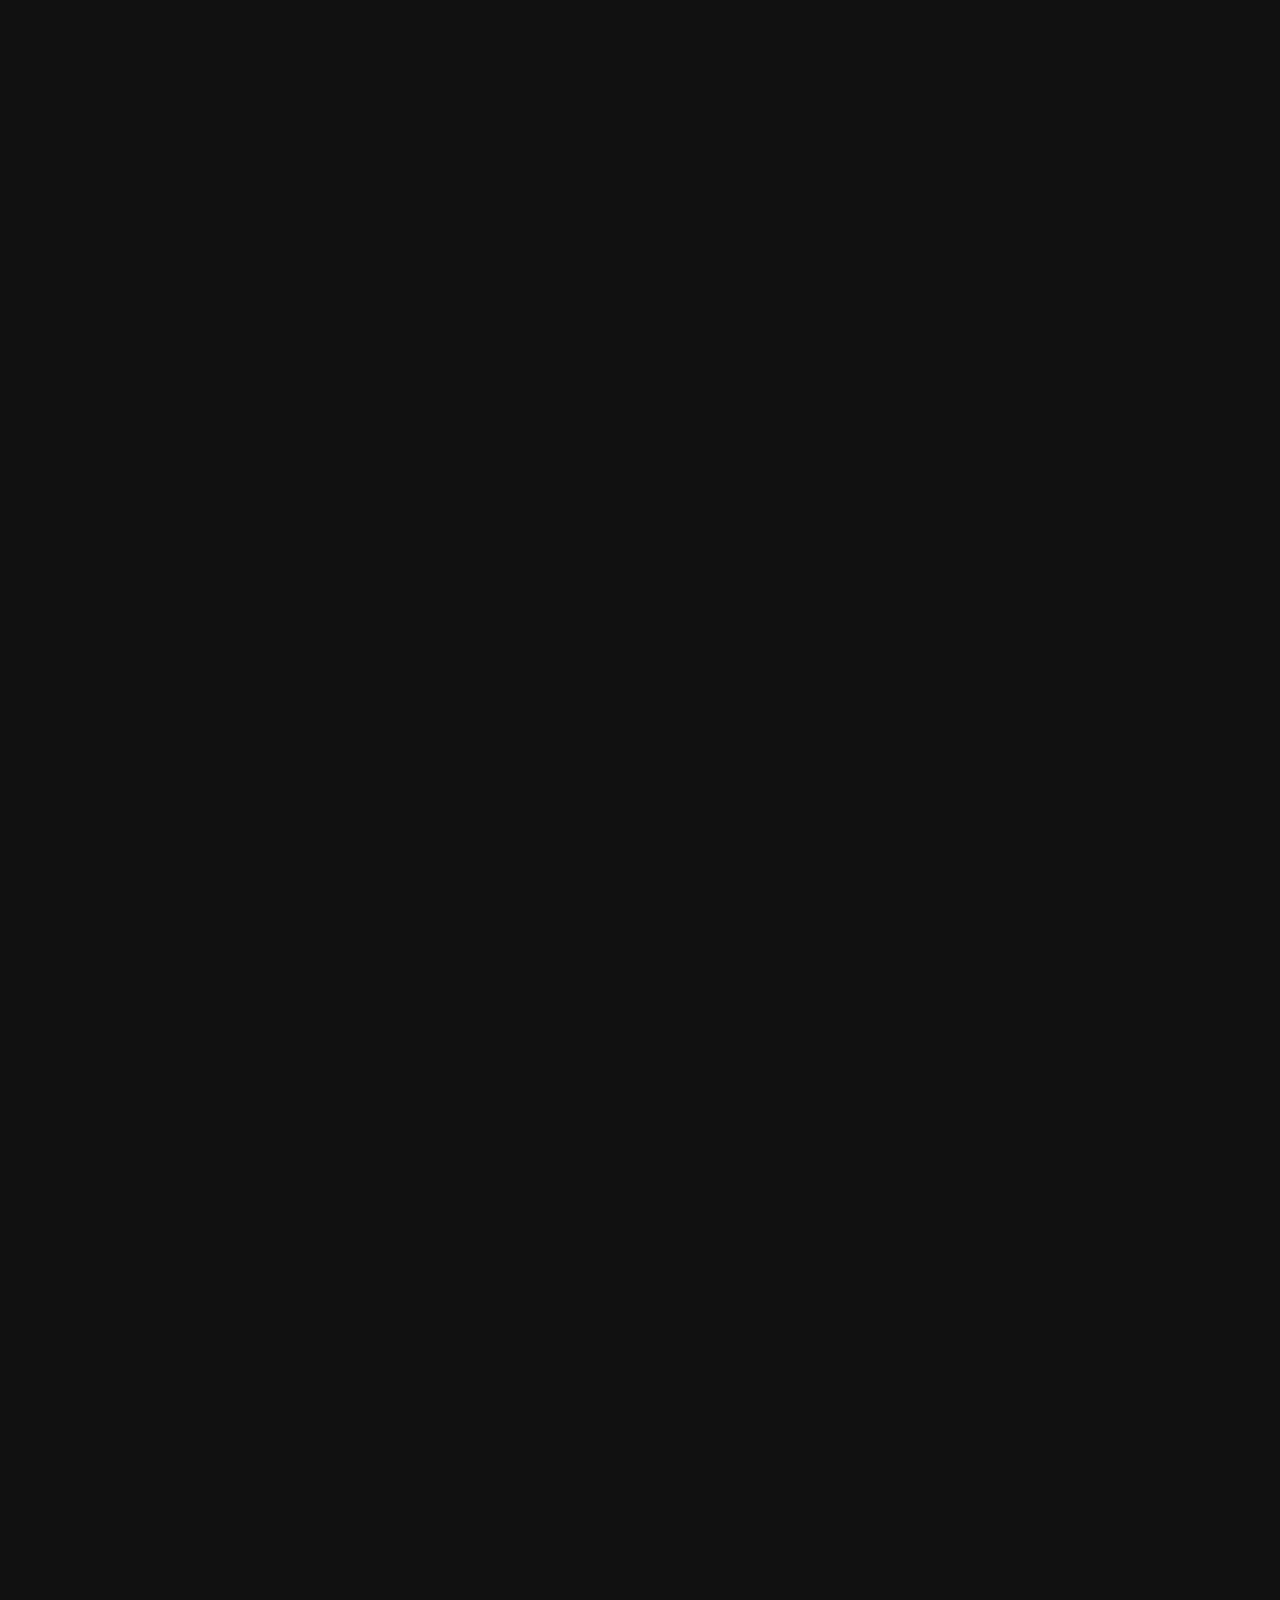
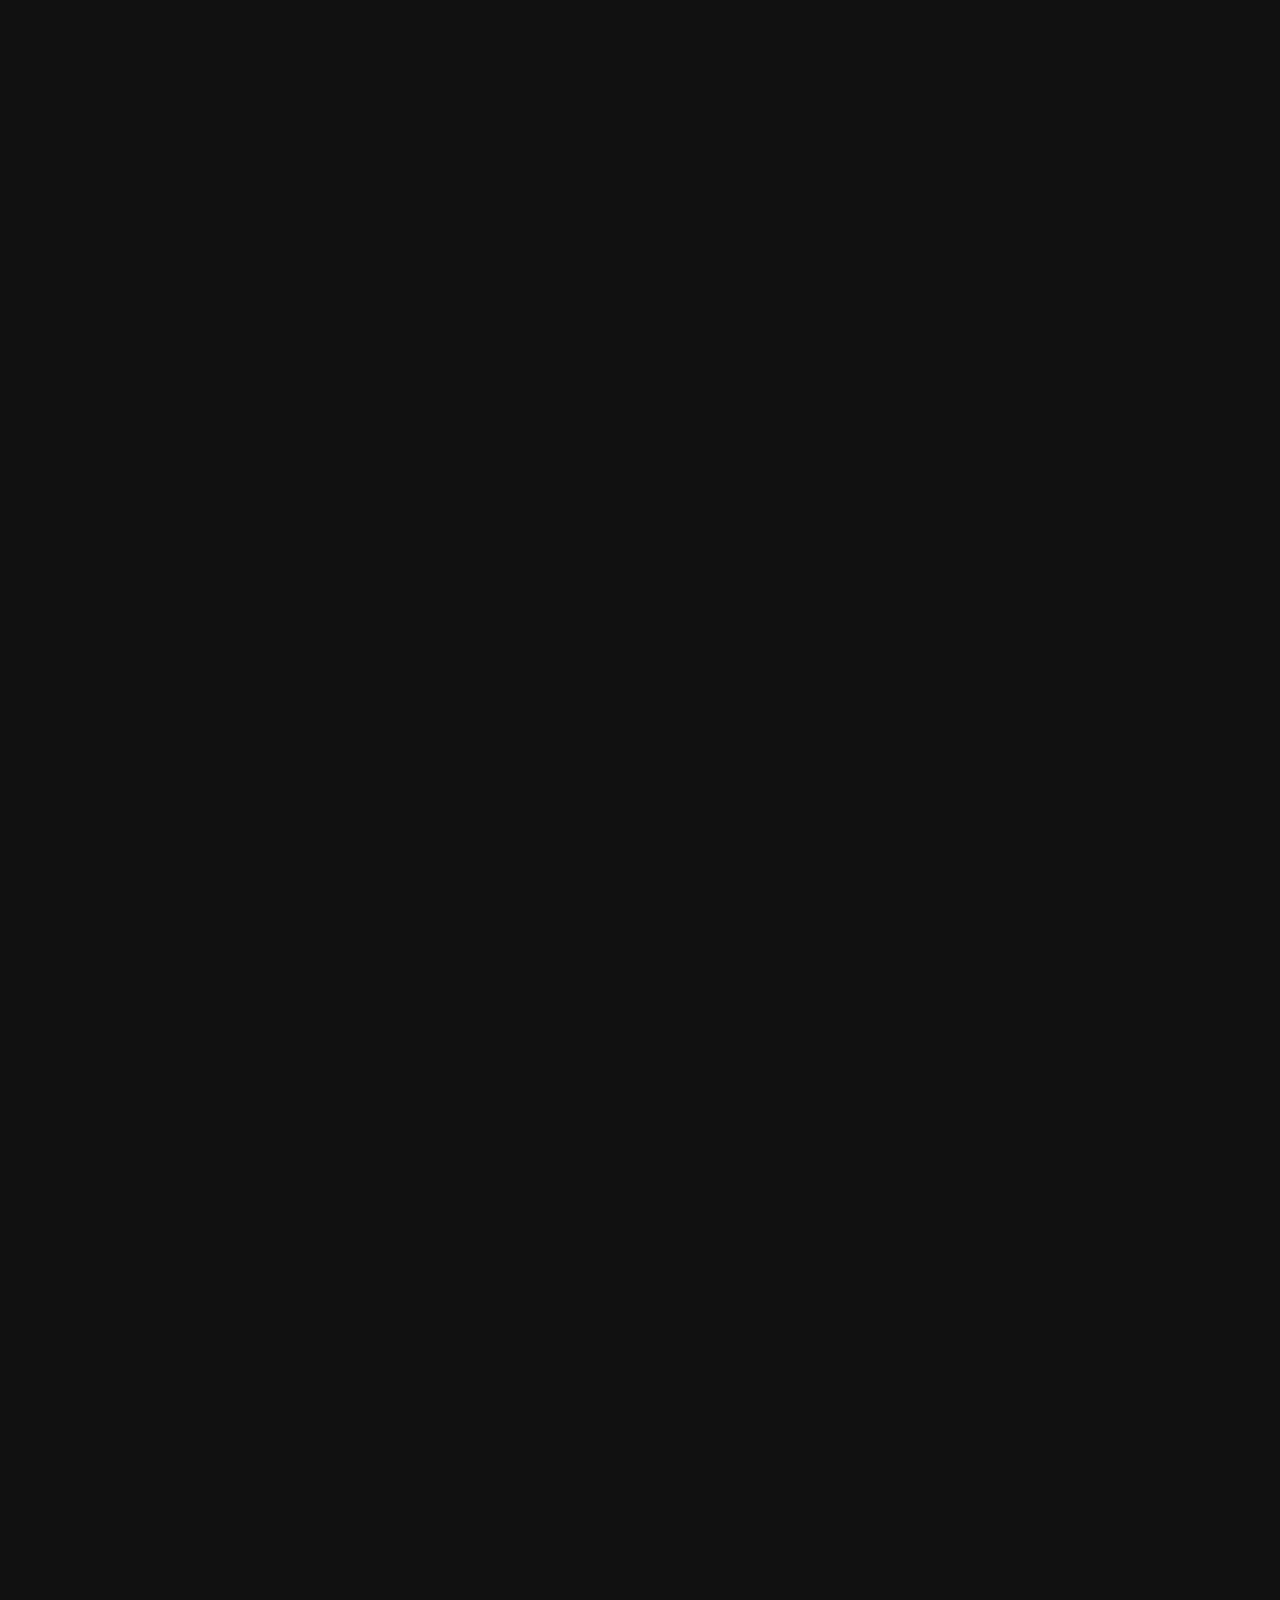
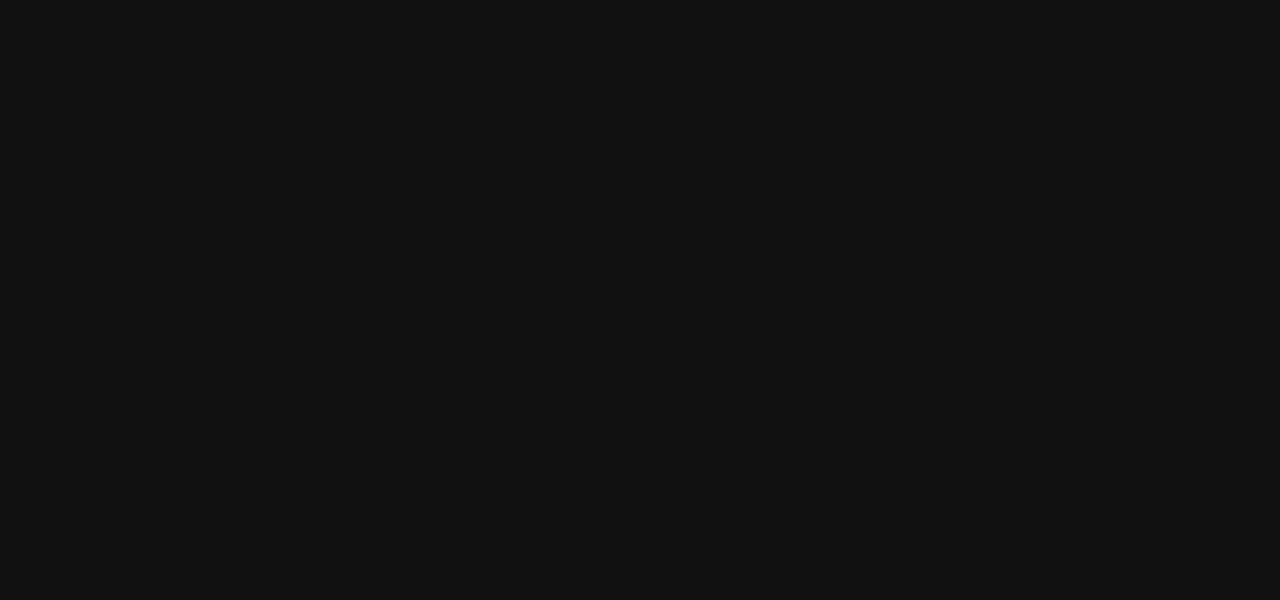
<file: index-CAROUSEL-SLIDER.html>
<!DOCTYPE html>
<html lang="en">
    <head>
        <meta charset="utf-8">
        <title>
            The Dive || The Template
        </title>
        <meta content="" name="description">
        <meta content="" name="author">
        <meta content="" name="keywords">
        <meta content="height=device-height, width=device-width, initial-scale=1.0, minimum-scale=1.0, maximum-scale=1.0, user-scalable=no" name="viewport">
        <!-- The Dive, The Template v1.0 || ex nihilo || October 2017 -->
        <!-- style start -->
        <link href="css/plugins-light.css" media="all" rel="stylesheet" type="text/css">
        <link href="css/style.css" media="all" rel="stylesheet" type="text/css"><!-- style end -->
        <!-- google fonts start -->
        <link href="http://fonts.googleapis.com/css?family=Raleway:100,200,300,400,500,600,700,800,900%7COswald:300,400,700" rel="stylesheet" type="text/css"><!-- google fonts end -->
    </head>
    <body>
        <!-- preloader start -->
        <div class="preloader-bg"></div>
        <div id="preloader">
            <div id="preloader-status">
                <div class="preloader-position loader">
                    <span></span>
                </div>
            </div>
        </div><!-- preloader end -->
        <!-- logo start -->
        <a class="logo logo-light">
        <div class="logo-img fadeIn-element"></div></a><!-- logo end -->
        <!-- navigation start -->
        <div class="navigation-fire main-menu main-menu-light fadeIn-element">
            <span></span>
        </div>
        <nav class="navigation-menu">
            <!-- center container menu start -->
            <div class="center-container-menu">
                <!-- center block menu start -->
                <div class="center-block-menu">
                    <ul class="brackets">
                        <li>
                            <a class="menu-state active" href="#home">Home</a>
                        </li>
                        <li>
                            <a class="menu-state" href="#about">About</a>
                        </li>
                        <li>
                            <a class="menu-state" href="#works">Works</a>
                        </li>
                        <li>
                            <a class="menu-state" href="#services">Services</a>
                        </li>
                        <li>
                            <a class="menu-state" href="#news">News</a>
                        </li>
                        <li class="last">
                            <a class="menu-state" href="#contact">Contact</a>
                        </li>
                    </ul>
                </div><!-- center block menu end -->
            </div><!-- center container menu end -->
        </nav><!-- navigation end -->
        <!-- fullPage start -->
        <div id="fullpage">
            <!-- section home start -->
            <div class="section dark-logo-inverse" id="section0">
                <!-- home bg start -->
                <div class="section-bg-home-carousel">
                    <!-- center container start -->
                    <div class="center-container">
                        <!-- center block start -->
                        <div class="center-block">
                            <!-- home page IMG start -->
                            <section id="home-page-img">
                                <div class="home-page-img-wrapper">
                                    <!-- container start -->
                                    <div class="container-fluid">
                                        <!-- row start -->
                                        <div class="row">
                                            <!-- col start -->
                                            <div class="col-sm-12 nopadding">
                                                <!-- home IMG carousel start -->
                                                <div class="owl-carousel" id="home-page-img-carousel">
                                                    <!-- home page img item 1 start -->
                                                    <div class="home-page-img-item overlay overlay-inverse-dark-35">
                                                        <div class="home-page-img-item-1"></div>
                                                    </div><!-- home page img item 1 end -->
                                                    <!-- home page img item 2 start -->
                                                    <div class="home-page-img-item overlay overlay-inverse-dark-35">
                                                        <div class="home-page-img-item-2"></div>
                                                    </div><!-- home page img item 2 end -->
                                                    <!-- home page img item 3 start -->
                                                    <div class="home-page-img-item overlay overlay-inverse-dark-35">
                                                        <div class="home-page-img-item-3"></div>
                                                    </div><!-- home page img item 3 end -->
                                                    <!-- home page img item 4 start -->
                                                    <div class="home-page-img-item overlay overlay-inverse-dark-35">
                                                        <div class="home-page-img-item-4"></div>
                                                    </div><!-- home page img item 4 end -->
                                                    <!-- home page img item 5 start -->
                                                    <div class="home-page-img-item overlay overlay-inverse-dark-35">
                                                        <div class="home-page-img-item-5"></div>
                                                    </div><!-- home page img item 5 end -->
                                                    <!-- home page img item 6 start -->
                                                    <div class="home-page-img-item overlay overlay-inverse-dark-35">
                                                        <div class="home-page-img-item-6"></div>
                                                    </div><!-- home page img item 6 end -->
                                                    <!-- home page img item 7 start -->
                                                    <div class="home-page-img-item overlay overlay-inverse-dark-35">
                                                        <div class="home-page-img-item-7"></div>
                                                    </div><!-- home page img item 7 end -->
                                                </div><!-- home IMG carousel end -->
                                            </div><!-- col end -->
                                        </div><!-- row end -->
                                    </div><!-- container end -->
                                </div>
                            </section><!-- home page IMG end -->
                        </div><!-- center block end -->
                    </div><!-- center container end -->
                </div><!-- home bg end -->
                <!-- introduction start -->
                <div class="introduction">
                    <!-- home title start -->
                    <h2 class="home-page-main-title fadeIn-element">
                        The
                    </h2>
                    <h1 class="home-page-main-title fadeIn-element">
                        Dive
                    </h1><!-- home title end -->
                    <!-- home subtitle start -->
                    <div class="split-border">
                        <div class="home-page-subtitle-carousel owl-carousel">
                            <span class="home-page-title-2 fadeIn-element">Simplicity is complex</span> <span class="home-page-title-2 fadeIn-element">Design is a process</span> <span class=
                            "home-page-title-2 fadeIn-element">Aesthetic is a decision</span> <span class="home-page-title-2 fadeIn-element">Style is everything</span>
                        </div>
                    </div><!-- home subtitle end -->
                </div><!-- introduction end -->
            </div><!-- section home end -->
            <!-- section about start -->
            <div class="section" id="section1">
                <!-- section title start -->
                <div class="section-title-vertical">
                    <span>About</span>
                </div><!-- section title end -->
                <!-- container start -->
                <div class="container-fluid sections">
                    <!-- row start -->
                    <div class="row">
                        <!-- col start -->
                        <div class="col-md-6 col-sm-6 nopadding">
                            <!-- slick left about start -->
                            <div class="slick-left-about overlay overlay-inverse-dark-35">
                                <!-- slick left about item img start -->
                                <div class="img-fullwidth-wrapper">
                                    <div class="img-fullwidth img-fullwidth-all img-fullwidth-about-carousel"></div>
                                </div><!-- slick left about item img end -->
                            </div><!-- slick left about end -->
                        </div><!-- col end -->
                        <!-- col start -->
                        <div class="col-md-6 col-sm-6 nopadding">
                            <!-- slick right about start -->
                            <div class="slick-right-about">
                                <!-- about content 1 start -->
                                <div class="img-fullwidth-wrapper">
                                    <div class="about-content">
                                        <div class="about-content-inner">
                                            <!-- main txt start -->
                                            <div class="height-correction">
                                                <div class="text-title">
                                                    <h4>
                                                        There is beauty<br>
                                                        in simplicity
                                                    </h4>
                                                </div>
                                                <div class="text-txt">
                                                    <p>
                                                        Lorem ipsum dolor sit amet, consectetur adipiscing elit. Donec vestibulum libero nec erat pulvinar, sed sollicitudin ex consectetur.
                                                    </p>
                                                </div>
                                                <div class="text-spacer">
                                                    <a class="c-btn inverse" href="#"><span>Read more</span></a>
                                                </div>
                                            </div><!-- main txt end -->
                                        </div>
                                    </div>
                                </div><!-- about content 1 end -->
                                <!-- about content 2 start -->
                                <div class="img-fullwidth-wrapper">
                                    <div class="about-content">
                                        <div class="about-content-inner">
                                            <!-- skills bar start -->
                                            <h3>
                                                The Know-how
                                            </h3>
                                            <div class="show-skillbar">
                                                <!-- skill 1 start -->
                                                <div class="skillbar" data-percent="95">
                                                    <span class="skillbar-title">Fashion</span>
                                                    <div class="skillbar-bar"></div><span class="skill-bar-percent"></span>
                                                </div><!-- skill 1 end -->
                                                <!-- skill 2 start -->
                                                <div class="skillbar" data-percent="90">
                                                    <span class="skillbar-title">Fine-art</span>
                                                    <div class="skillbar-bar"></div><span class="skill-bar-percent"></span>
                                                </div><!-- skill 2 end -->
                                                <!-- skill 3 start -->
                                                <div class="skillbar" data-percent="85">
                                                    <span class="skillbar-title">Documentary</span>
                                                    <div class="skillbar-bar"></div><span class="skill-bar-percent"></span>
                                                </div><!-- skill 3 end -->
                                                <!-- skill 4 start -->
                                                <div class="skillbar" data-percent="76">
                                                    <span class="skillbar-title">Architectural</span>
                                                    <div class="skillbar-bar"></div><span class="skill-bar-percent"></span>
                                                </div><!-- skill 4 end -->
                                            </div><!-- skills bar end -->
                                        </div>
                                    </div>
                                </div><!-- about content 2 end -->
                                <!-- about content 3 start -->
                                <div class="img-fullwidth-wrapper">
                                    <div class="about-content">
                                        <div class="about-content-inner">
                                            <!-- facts counter start -->
                                            <h3>
                                                The Facts
                                            </h3>
                                            <div class="facts-counter-wrapper">
                                                <!-- col start -->
                                                <div class="col-xs-6 col-sm-3">
                                                    <!-- fact 1 start -->
                                                    <div class="facts-counter-number">
                                                        976
                                                    </div>
                                                    <div class="facts-counter-description">
                                                        <i class="ion-ios-briefcase-outline facts-counter-description-img"></i> <span class="facts-counter-title">Completed Jobs</span>
                                                    </div><!-- fact 1 end -->
                                                </div><!-- col end -->
                                                <!-- col start -->
                                                <div class="col-xs-6 col-sm-3">
                                                    <!-- fact 2 start -->
                                                    <div class="facts-counter-number large">
                                                        49
                                                    </div>
                                                    <div class="facts-counter-description">
                                                        <i class="ion-ios-wineglass-outline facts-counter-description-img large"></i> <span class="facts-counter-title large">Clients Served</span>
                                                    </div><!-- fact 2 end -->
                                                </div><!-- col end -->
                                                <!-- clearfix start -->
                                                <div class="clearfix visible-xs-block"></div><!-- clearfix end -->
                                                <!-- col start -->
                                                <div class="col-xs-6 col-sm-3">
                                                    <!-- fact 3 start -->
                                                    <div class="facts-counter-number large">
                                                        195
                                                    </div>
                                                    <div class="facts-counter-description">
                                                        <i class="ion-ios-world-outline facts-counter-description-img large"></i> <span class="facts-counter-title large">States Reached</span>
                                                    </div><!-- fact 3 end -->
                                                </div><!-- col end -->
                                                <!-- col start -->
                                                <div class="col-xs-6 col-sm-3">
                                                    <!-- fact 4 start -->
                                                    <div class="facts-counter-number">
                                                        1976
                                                    </div>
                                                    <div class="facts-counter-description">
                                                        <i class="ion-ios-photos-outline facts-counter-description-img"></i> <span class="facts-counter-title">Photos Taken</span>
                                                    </div><!-- fact 4 end -->
                                                </div><!-- col end -->
                                            </div><!-- facts counter end -->
                                        </div>
                                    </div>
                                </div><!-- about content 3 end -->
                                <!-- about content 4 start -->
                                <div class="img-fullwidth-wrapper">
                                    <div class="about-content">
                                        <div class="about-content-inner about-content-inner-testimonials">
                                            <!-- testimonials start -->
                                            <div class="text-title text-title-secondary text-title-secondary-testimonials">
                                                <h4>
                                                    Testimonials
                                                </h4>
                                            </div>
                                            <div class="owl-carousel" id="testimonials-carousel">
                                                <!-- testimonials quote 1 start -->
                                                <div class="testimonials-quote">
                                                    <div class="testimonials-quote-img">
                                                        <img alt="Testimonials image" class="testimonials-quote-img" src="img/testimonials/testimonials-quote-img-1.jpg">
                                                    </div>
                                                    <p>
                                                        <span class="section-testimonials quote-mark-l ion-quote"></span>Lorem ipsum dolor sit amet, consectetur adipiscing elit. Integer fermentum
                                                        nibh et metus facilisis.<span class="section-testimonials quote-mark-r ion-quote"></span>
                                                    </p>
                                                    <div class="testimonials-signature">
                                                        C. Eastwood
                                                    </div>
                                                </div><!-- testimonials quote 1 end -->
                                                <!-- testimonials quote 2 start -->
                                                <div class="testimonials-quote">
                                                    <div class="testimonials-quote-img">
                                                        <img alt="Testimonials image" class="testimonials-quote-img" src="img/testimonials/testimonials-quote-img-2.jpg">
                                                    </div>
                                                    <p>
                                                        <span class="section-testimonials quote-mark-l ion-quote"></span>Vivamus scelerisque velit nec gravida ornare. Nam egestas purus eget sagittis
                                                        tempor.<span class="section-testimonials quote-mark-r ion-quote"></span>
                                                    </p>
                                                    <div class="testimonials-signature">
                                                        R. Redford
                                                    </div>
                                                </div><!-- testimonials quote 2 end -->
                                                <!-- testimonials quote 3 start -->
                                                <div class="testimonials-quote">
                                                    <div class="testimonials-quote-img">
                                                        <img alt="Testimonials image" class="testimonials-quote-img" src="img/testimonials/testimonials-quote-img-3.jpg">
                                                    </div>
                                                    <p>
                                                        <span class="section-testimonials quote-mark-l ion-quote"></span>Duis ac massa at neque scelerisque finibus vel sed erat. Sed vulputate nisl
                                                        vitae elit laoreet.<span class="section-testimonials quote-mark-r ion-quote"></span>
                                                    </p>
                                                    <div class="testimonials-signature">
                                                        K.W. Wong
                                                    </div>
                                                </div><!-- testimonials quote 3 end -->
                                                <!-- testimonials quote 4 start -->
                                                <div class="testimonials-quote">
                                                    <div class="testimonials-quote-img">
                                                        <img alt="Testimonials image" class="testimonials-quote-img" src="img/testimonials/testimonials-quote-img-4.jpg">
                                                    </div>
                                                    <p>
                                                        <span class="section-testimonials quote-mark-l ion-quote"></span> Vivamus consectetur commodo enim, ut accumsan mauris interdum quis. Donec et
                                                        euismod.<span class="section-testimonials quote-mark-r ion-quote"></span>
                                                    </p>
                                                    <div class="testimonials-signature">
                                                        T. Scott
                                                    </div>
                                                </div><!-- testimonials quote 4 end -->
                                            </div><!-- testimonials end -->
                                        </div>
                                    </div>
                                </div><!-- about content 4 end -->
                            </div><!-- slick right about end -->
                        </div><!-- col end -->
                    </div><!-- row end -->
                </div><!-- container end -->
            </div><!-- section about end -->
            <!-- section works start -->
            <div class="section" id="section2">
                <!-- section title start -->
                <div class="section-title-vertical right-side">
                    <span>Works</span>
                </div><!-- section title end -->
                <!-- works IMG carousel start -->
                <div class="works-page-img-wrapper">
                    <div class="owl-carousel" id="works-page-img-carousel">
                        <!-- works IMG carousel item start -->
                        <div class="works-page-img-carousel-item">
                            <!-- works IMG carousel item 1 start -->
                            <div class="works-page-img-carousel-item-1 overlay overlay-inverse-dark-35">
                                <div class="works-page-img-carousel-wrapper">
                                    <div class="works-page-img-carousel-text">
                                        <div class="works-page-img-carousel-heading">
                                            Beauty / Fashion
                                        </div>
                                        <div class="works-page-img-carousel-title">
                                            <h4>
                                                Simplicity<br>
                                                is complex
                                            </h4>
                                        </div>
                                        <div class="works-page-img-carousel-content">
                                            <div class="works-page-img-carousel-spacer-top"></div><a class="c-btn inverse popup-photo" href=
                                            "img/works/works-large/works-page-img-carousel-item-large-1.jpg" title="Simplicity is complex"><span>View image</span></a>
                                        </div>
                                    </div>
                                </div>
                            </div><!-- works IMG carousel item 1 end -->
                            <!-- works IMG carousel item 2 start -->
                            <div class="works-page-img-carousel-item-2 overlay overlay-inverse-dark-35">
                                <div class="works-page-img-carousel-wrapper">
                                    <div class="works-page-img-carousel-text">
                                        <div class="works-page-img-carousel-heading">
                                            People / Life
                                        </div>
                                        <div class="works-page-img-carousel-title">
                                            <h4>
                                                Design<br>
                                                is a process
                                            </h4>
                                        </div>
                                        <div class="works-page-img-carousel-content">
                                            <div class="works-page-img-carousel-spacer-top"></div><a class="c-btn inverse popup-photo" href=
                                            "img/works/works-large/works-page-img-carousel-item-large-2.jpg" title="Design is a process"><span>View image</span></a>
                                        </div>
                                    </div>
                                </div>
                            </div><!-- works IMG carousel item 2 end -->
                        </div><!-- works IMG carousel item end -->
                        <!-- works IMG carousel item start -->
                        <div class="works-page-img-carousel-item">
                            <!-- works IMG carousel item 3 start -->
                            <div class="works-page-img-carousel-item-3 overlay overlay-inverse-dark-35">
                                <div class="works-page-img-carousel-wrapper">
                                    <div class="works-page-img-carousel-text">
                                        <div class="works-page-img-carousel-heading">
                                            Royalty / Stock
                                        </div>
                                        <div class="works-page-img-carousel-title">
                                            <h4>
                                                Aesthetic<br>
                                                is a decision
                                            </h4>
                                        </div>
                                        <div class="works-page-img-carousel-content">
                                            <div class="works-page-img-carousel-spacer-top"></div><a class="c-btn inverse popup-youtube" href="https://www.youtube.com/watch?v=r8j-MWq4HZc"><span>Watch
                                            video</span></a>
                                        </div>
                                    </div>
                                </div>
                            </div><!-- works IMG carousel item 3 end -->
                            <!-- works IMG carousel item 4 start -->
                            <div class="works-page-img-carousel-item-4 overlay overlay-inverse-dark-35">
                                <div class="works-page-img-carousel-wrapper">
                                    <div class="works-page-img-carousel-text">
                                        <div class="works-page-img-carousel-heading">
                                            Culture / Travel
                                        </div>
                                        <div class="works-page-img-carousel-title">
                                            <h4>
                                                Style<br>
                                                is everything
                                            </h4>
                                        </div>
                                        <div class="works-page-img-carousel-content">
                                            <div class="works-page-img-carousel-spacer-top"></div><a class="c-btn inverse popup-vimeo" href="https://vimeo.com/95515307"><span>Watch video</span></a>
                                        </div>
                                    </div>
                                </div>
                            </div><!-- works IMG carousel item 4 end -->
                        </div><!-- works IMG carousel item end -->
                        <!-- works IMG carousel item start -->
                        <div class="works-page-img-carousel-item">
                            <!-- works IMG carousel item 5 start -->
                            <div class="works-page-img-carousel-item-5 overlay overlay-inverse-dark-35">
                                <div class="works-page-img-carousel-wrapper">
                                    <div class="works-page-img-carousel-text">
                                        <div class="works-page-img-carousel-heading">
                                            Beauty / Fashion
                                        </div>
                                        <div class="works-page-img-carousel-title">
                                            <h4>
                                                Simplicity<br>
                                                is complex
                                            </h4>
                                        </div>
                                        <div class="works-page-img-carousel-content">
                                            <div class="works-page-img-carousel-spacer-top"></div><a class="c-btn inverse popup-photo" href=
                                            "img/works/works-large/works-page-img-carousel-item-large-5.jpg" title="Simplicity is complex"><span>View image</span></a>
                                        </div>
                                    </div>
                                </div>
                            </div><!-- works IMG carousel item 5 end -->
                            <!-- works IMG carousel item 6 start -->
                            <div class="works-page-img-carousel-item-6 overlay overlay-inverse-dark-35">
                                <div class="works-page-img-carousel-wrapper">
                                    <div class="works-page-img-carousel-text">
                                        <div class="works-page-img-carousel-heading">
                                            People / Life
                                        </div>
                                        <div class="works-page-img-carousel-title">
                                            <h4>
                                                Design<br>
                                                is a process
                                            </h4>
                                        </div>
                                        <div class="works-page-img-carousel-content">
                                            <div class="works-page-img-carousel-spacer-top"></div><a class="c-btn inverse popup-photo" href=
                                            "img/works/works-large/works-page-img-carousel-item-large-6.jpg" title="Design is a process"><span>View image</span></a>
                                        </div>
                                    </div>
                                </div>
                            </div><!-- works IMG carousel item 6 end -->
                        </div><!-- works IMG carousel item end -->
                        <!-- works IMG carousel item start -->
                        <div class="works-page-img-carousel-item">
                            <!-- works IMG carousel item 7 start -->
                            <div class="works-page-img-carousel-item-7 overlay overlay-inverse-dark-35">
                                <div class="works-page-img-carousel-wrapper">
                                    <div class="works-page-img-carousel-text">
                                        <div class="works-page-img-carousel-heading">
                                            Royalty / Stock
                                        </div>
                                        <div class="works-page-img-carousel-title">
                                            <h4>
                                                Aesthetic<br>
                                                is a decision
                                            </h4>
                                        </div>
                                        <div class="works-page-img-carousel-content">
                                            <div class="works-page-img-carousel-spacer-top"></div><a class="c-btn inverse popup-photo" href=
                                            "img/works/works-large/works-page-img-carousel-item-large-7.jpg" title="Aesthetic is a decision"><span>View image</span></a>
                                        </div>
                                    </div>
                                </div>
                            </div><!-- works IMG carousel item 7 end -->
                            <!-- works IMG carousel item 8 start -->
                            <div class="works-page-img-carousel-item-8 overlay overlay-inverse-dark-35">
                                <div class="works-page-img-carousel-wrapper">
                                    <div class="works-page-img-carousel-text">
                                        <div class="works-page-img-carousel-heading">
                                            Culture / Travel
                                        </div>
                                        <div class="works-page-img-carousel-title">
                                            <h4>
                                                Style<br>
                                                is everything
                                            </h4>
                                        </div>
                                        <div class="works-page-img-carousel-content">
                                            <div class="works-page-img-carousel-spacer-top"></div><a class="c-btn inverse popup-photo" href=
                                            "img/works/works-large/works-page-img-carousel-item-large-8.jpg" title="Style is everything"><span>View image</span></a>
                                        </div>
                                    </div>
                                </div>
                            </div><!-- works IMG carousel item 8 end -->
                        </div><!-- works IMG carousel item end -->
                        <!-- works IMG carousel item start -->
                        <div class="works-page-img-carousel-item">
                            <!-- works IMG carousel item 9 start -->
                            <div class="works-page-img-carousel-item-9 overlay overlay-inverse-dark-35">
                                <div class="works-page-img-carousel-wrapper">
                                    <div class="works-page-img-carousel-text">
                                        <div class="works-page-img-carousel-heading">
                                            Beauty / Fashion
                                        </div>
                                        <div class="works-page-img-carousel-title">
                                            <h4>
                                                Simplicity<br>
                                                is complex
                                            </h4>
                                        </div>
                                        <div class="works-page-img-carousel-content">
                                            <div class="works-page-img-carousel-spacer-top"></div><a class="c-btn inverse popup-youtube" href="https://www.youtube.com/watch?v=r8j-MWq4HZc"><span>Watch
                                            video</span></a>
                                        </div>
                                    </div>
                                </div>
                            </div><!-- works IMG carousel item 9 end -->
                            <!-- works IMG carousel item 10 start -->
                            <div class="works-page-img-carousel-item-10 overlay overlay-inverse-dark-35">
                                <div class="works-page-img-carousel-wrapper">
                                    <div class="works-page-img-carousel-text">
                                        <div class="works-page-img-carousel-heading">
                                            People / Life
                                        </div>
                                        <div class="works-page-img-carousel-title">
                                            <h4>
                                                Design<br>
                                                is a process
                                            </h4>
                                        </div>
                                        <div class="works-page-img-carousel-content">
                                            <div class="works-page-img-carousel-spacer-top"></div><a class="c-btn inverse popup-vimeo" href="https://vimeo.com/95515307"><span>Watch video</span></a>
                                        </div>
                                    </div>
                                </div>
                            </div><!-- works IMG carousel item 10 end -->
                        </div><!-- works IMG carousel item end -->
                        <!-- works IMG carousel item start -->
                        <div class="works-page-img-carousel-item">
                            <!-- works IMG carousel item 11 start -->
                            <div class="works-page-img-carousel-item-11 overlay overlay-inverse-dark-35">
                                <div class="works-page-img-carousel-wrapper">
                                    <div class="works-page-img-carousel-text">
                                        <div class="works-page-img-carousel-heading">
                                            Royalty / Stock
                                        </div>
                                        <div class="works-page-img-carousel-title">
                                            <h4>
                                                Aesthetic<br>
                                                is a decision
                                            </h4>
                                        </div>
                                        <div class="works-page-img-carousel-content">
                                            <div class="works-page-img-carousel-spacer-top"></div><a class="c-btn inverse popup-photo" href=
                                            "img/works/works-large/works-page-img-carousel-item-large-11.jpg" title="Aesthetic is a decision"><span>View image</span></a>
                                        </div>
                                    </div>
                                </div>
                            </div><!-- works IMG carousel item 11 end -->
                            <!-- works IMG carousel item 12 start -->
                            <div class="works-page-img-carousel-item-12 overlay overlay-inverse-dark-35">
                                <div class="works-page-img-carousel-wrapper">
                                    <div class="works-page-img-carousel-text">
                                        <div class="works-page-img-carousel-heading">
                                            Culture / Travel
                                        </div>
                                        <div class="works-page-img-carousel-title">
                                            <h4>
                                                Style<br>
                                                is everything
                                            </h4>
                                        </div>
                                        <div class="works-page-img-carousel-content">
                                            <div class="works-page-img-carousel-spacer-top"></div><a class="c-btn inverse popup-photo" href=
                                            "img/works/works-large/works-page-img-carousel-item-large-12.jpg" title="Style is everything"><span>View image</span></a>
                                        </div>
                                    </div>
                                </div>
                            </div><!-- works IMG carousel item 12 end -->
                        </div><!-- works IMG carousel item end -->
                    </div>
                </div><!-- works IMG carousel end -->
            </div><!-- section works end -->
            <!-- section services start -->
            <div class="section" id="section3">
                <!-- section title start -->
                <div class="section-title-vertical">
                    <span>Services</span>
                </div><!-- section title end -->
                <!-- container start -->
                <div class="container-fluid sections">
                    <!-- row start -->
                    <div class="row">
                        <!-- col start -->
                        <div class="col-md-6 col-sm-6 nopadding">
                            <!-- slick services start -->
                            <div class="slick-services overlay overlay-inverse-dark-35">
                                <!-- services carousel item 1 img start -->
                                <div class="img-fullwidth-wrapper">
                                    <div class="img-fullwidth img-fullwidth-all img-fullwidth-services-carousel-1"></div>
                                </div><!-- services carousel item 1 img end -->
                                <!-- services carousel item 2 img start -->
                                <div class="img-fullwidth-wrapper">
                                    <div class="img-fullwidth img-fullwidth-all img-fullwidth-services-carousel-2"></div>
                                </div><!-- services carousel item 2 img end -->
                                <!-- services carousel item 3 img start -->
                                <div class="img-fullwidth-wrapper">
                                    <div class="img-fullwidth img-fullwidth-all img-fullwidth-services-carousel-3"></div>
                                </div><!-- services carousel item 3 img end -->
                            </div><!-- slick services end -->
                        </div><!-- col end -->
                        <!-- col start -->
                        <div class="col-md-6 col-sm-6 nopadding">
                            <!-- services container start -->
                            <div class="services-container dark-logo">
                                <div class="blockquote">
                                    <!-- center container start -->
                                    <div class="center-container">
                                        <!-- center block start -->
                                        <div class="center-block">
                                            <div class="services-wrapper">
                                                <div class="services-accordion">
                                                    <ul>
                                                        <li>
                                                            <span>Branding</span>
                                                            <ul>
                                                                <li>
                                                                    <a href="#">Branding Campaigns</a>
                                                                </li>
                                                                <li>
                                                                    <a href="#">Customer Surveys</a>
                                                                </li>
                                                                <li>
                                                                    <a href="#">Advertising Campaigns</a>
                                                                </li>
                                                            </ul>
                                                        </li>
                                                        <li>
                                                            <span>Photography</span>
                                                            <ul>
                                                                <li>
                                                                    <a href="#">Commercial / Stock</a>
                                                                </li>
                                                                <li>
                                                                    <a href="#">Beauty / Fashion</a>
                                                                </li>
                                                                <li>
                                                                    <a href="#">Nature / Landscapes</a>
                                                                </li>
                                                            </ul>
                                                        </li>
                                                        <li>
                                                            <span>Brand Identity</span>
                                                            <ul>
                                                                <li>
                                                                    <a href="#">Colors</a>
                                                                </li>
                                                                <li>
                                                                    <a href="#">Design</a>
                                                                </li>
                                                                <li>
                                                                    <a href="#">Logotype</a>
                                                                </li>
                                                            </ul>
                                                        </li>
                                                    </ul>
                                                </div>
                                            </div>
                                        </div><!-- center block end -->
                                    </div><!-- center container end -->
                                </div>
                            </div><!-- services container end -->
                        </div><!-- col end -->
                    </div><!-- row end -->
                </div><!-- container end -->
            </div><!-- section services end -->
            <!-- section news start -->
            <div class="section" id="section4">
                <!-- section title start -->
                <div class="section-title-vertical right-side">
                    <span>News</span>
                </div><!-- section title end -->
                <!-- news IMG carousel start -->
                <div class="news-page-img-wrapper">
                    <div class="owl-carousel" id="news-page-img-carousel">
                        <!-- news IMG carousel item 1 start -->
                        <div class="news-page-img-carousel-item">
                            <div class="news-page-img-carousel-item-1 overlay overlay-inverse-dark-35">
                                <div class="news-page-img-carousel-wrapper">
                                    <div class="news-page-img-carousel-text">
                                        <div class="news-page-img-carousel-heading">
                                            Beauty / Fashion
                                        </div>
                                        <div class="news-page-img-carousel-title">
                                            <h4>
                                                Simplicity<br>
                                                is complex
                                            </h4>
                                        </div>
                                        <div class="news-page-img-carousel-content">
                                            <div class="news-page-img-carousel-spacer-top"></div>
                                            <p>
                                                Lorem ipsum dolor sit amet, consectetur adipiscing elit. Pellentesque nec scelerisque nunc. Interdum et malesuada fames ac ante ipsum primis in
                                                faucibus.
                                            </p>
                                            <div class="news-page-img-carousel-spacer-bottom">
                                                <a class="c-btn c-btn-news inverse toggle-news-content-1"><span>Read more</span></a>
                                            </div>
                                        </div>
                                    </div>
                                </div>
                            </div>
                        </div><!-- news IMG carousel item 1 end -->
                        <!-- news IMG carousel item 2 start -->
                        <div class="news-page-img-carousel-item">
                            <div class="news-page-img-carousel-item-2 overlay overlay-inverse-dark-35">
                                <div class="news-page-img-carousel-wrapper">
                                    <div class="news-page-img-carousel-text">
                                        <div class="news-page-img-carousel-heading">
                                            People / Life
                                        </div>
                                        <div class="news-page-img-carousel-title">
                                            <h4>
                                                Design<br>
                                                is a process
                                            </h4>
                                        </div>
                                        <div class="news-page-img-carousel-content">
                                            <div class="news-page-img-carousel-spacer-top"></div>
                                            <p>
                                                Morbi hendrerit orci aliquet augue eleifend, ac gravida turpis rutrum. Suspendisse suscipit dui eu lorem pharetra egestas. Nunc nec eleifend libero.
                                            </p>
                                            <div class="news-page-img-carousel-spacer-bottom">
                                                <a class="c-btn c-btn-news inverse toggle-news-content-2"><span>Read more</span></a>
                                            </div>
                                        </div>
                                    </div>
                                </div>
                            </div>
                        </div><!-- news IMG carousel item 2 end -->
                        <!-- news IMG carousel item 3 start -->
                        <div class="news-page-img-carousel-item">
                            <div class="news-page-img-carousel-item-3 overlay overlay-inverse-dark-35">
                                <div class="news-page-img-carousel-wrapper">
                                    <div class="news-page-img-carousel-text">
                                        <div class="news-page-img-carousel-heading">
                                            Royalty / Stock
                                        </div>
                                        <div class="news-page-img-carousel-title">
                                            <h4>
                                                Aesthetic<br>
                                                is a decision
                                            </h4>
                                        </div>
                                        <div class="news-page-img-carousel-content">
                                            <div class="news-page-img-carousel-spacer-top"></div>
                                            <p>
                                                Suspendisse sit amet imperdiet sem. Vivamus sit amet lorem interdum, aliquet metus quis, fermentum velit. Phasellus ullamcorper, ante ac semper congue.
                                            </p>
                                            <div class="news-page-img-carousel-spacer-bottom">
                                                <a class="c-btn c-btn-news inverse toggle-news-content-3"><span>Read more</span></a>
                                            </div>
                                        </div>
                                    </div>
                                </div>
                            </div>
                        </div><!-- news IMG carousel item 3 end -->
                        <!-- news IMG carousel item 4 start -->
                        <div class="news-page-img-carousel-item">
                            <div class="news-page-img-carousel-item-4 overlay overlay-inverse-dark-35">
                                <div class="news-page-img-carousel-wrapper">
                                    <div class="news-page-img-carousel-text">
                                        <div class="news-page-img-carousel-heading">
                                            Culture / Travel
                                        </div>
                                        <div class="news-page-img-carousel-title">
                                            <h4>
                                                Style<br>
                                                is everything
                                            </h4>
                                        </div>
                                        <div class="news-page-img-carousel-content">
                                            <div class="news-page-img-carousel-spacer-top"></div>
                                            <p>
                                                In nibh nisi, blandit eget accumsan et, lobortis ac tellus. Vestibulum feugiat tellus a turpis consectetur pretium. Donec et ante odio. Vestibulum eu
                                                accumsan nisl.
                                            </p>
                                            <div class="news-page-img-carousel-spacer-bottom">
                                                <a class="c-btn c-btn-news inverse toggle-news-content-4"><span>Read more</span></a>
                                            </div>
                                        </div>
                                    </div>
                                </div>
                            </div>
                        </div><!-- news IMG carousel item 4 end -->
                    </div>
                </div><!-- news IMG carousel end -->
                <!-- news MORE carousel item 1 start -->
                <div class="panel-left-1 panel-left-bg-1 overlay overlay-inverse-dark-35"></div>
                <div class="panel-right panel-right-1">
                    <!-- center container start -->
                    <div class="center-container">
                        <!-- center block start -->
                        <div class="center-block">
                            <!-- news MORE carousel content 1 start -->
                            <div class="img-fullwidth-wrapper">
                                <div class="about-content">
                                    <div class="about-content-inner">
                                        <!-- main txt start -->
                                        <div class="height-correction">
                                            <div class="text-title text-title-dark">
                                                <div class="news-page-img-carousel-heading news-page-img-carousel-heading-dark">
                                                    <span>Tuesday, October 10, 2017</span> Beauty / Fashion
                                                </div>
                                                <h4>
                                                    Simplicity<br>
                                                    is complex
                                                </h4>
                                            </div>
                                            <div class="text-txt text-txt-dark">
                                                <p>
                                                    Lorem ipsum dolor sit amet, consectetur adipiscing elit. Donec vestibulum libero nec erat pulvinar, sed sollicitudin ex consectetur.
                                                </p>
                                            </div>
                                            <div class="text-spacer">
                                                <a class="c-btn inverse-dark toggle-news-content-1" href="javascript:void(0)"><span>Close</span></a>
                                            </div>
                                        </div><!-- main txt end -->
                                    </div>
                                </div>
                            </div><!-- news MORE carousel content 1 end -->
                        </div><!-- center block end -->
                    </div><!-- center container end -->
                </div><!-- news MORE carousel item 1 end -->
                <!-- news MORE carousel item 2 start -->
                <div class="panel-left-2 panel-left-bg-2 overlay overlay-inverse-dark-35"></div>
                <div class="panel-right panel-right-2">
                    <!-- center container start -->
                    <div class="center-container">
                        <!-- center block start -->
                        <div class="center-block">
                            <!-- news MORE carousel content 2 start -->
                            <div class="img-fullwidth-wrapper">
                                <div class="about-content">
                                    <div class="about-content-inner">
                                        <!-- main txt start -->
                                        <div class="height-correction">
                                            <div class="text-title text-title-dark">
                                                <div class="news-page-img-carousel-heading news-page-img-carousel-heading-dark">
                                                    <span>Wednesday, October 11, 2017</span> People / Life
                                                </div>
                                                <h4>
                                                    Design<br>
                                                    is a process
                                                </h4>
                                            </div>
                                            <div class="text-txt text-txt-dark">
                                                <p>
                                                    Lorem ipsum dolor sit amet, consectetur adipiscing elit. Donec vestibulum libero nec erat pulvinar, sed sollicitudin ex consectetur.
                                                </p>
                                            </div>
                                            <div class="text-spacer">
                                                <a class="c-btn inverse-dark toggle-news-content-2" href="javascript:void(0)"><span>Close</span></a>
                                            </div>
                                        </div><!-- main txt end -->
                                    </div>
                                </div>
                            </div><!-- news MORE carousel content 2 end -->
                        </div><!-- center block end -->
                    </div><!-- center container end -->
                </div><!-- news MORE carousel item 2 end -->
                <!-- news MORE carousel item 3 start -->
                <div class="panel-left-3 panel-left-bg-3 overlay overlay-inverse-dark-35"></div>
                <div class="panel-right panel-right-3">
                    <!-- center container start -->
                    <div class="center-container">
                        <!-- center block start -->
                        <div class="center-block">
                            <!-- news MORE carousel content 3 start -->
                            <div class="img-fullwidth-wrapper">
                                <div class="about-content">
                                    <div class="about-content-inner">
                                        <!-- main txt start -->
                                        <div class="height-correction">
                                            <div class="text-title text-title-dark">
                                                <div class="news-page-img-carousel-heading news-page-img-carousel-heading-dark">
                                                    <span>Thursday, October 12, 2017</span> Royalty / Stock
                                                </div>
                                                <h4>
                                                    Aesthetic<br>
                                                    is a decision
                                                </h4>
                                            </div>
                                            <div class="text-txt text-txt-dark">
                                                <p>
                                                    Lorem ipsum dolor sit amet, consectetur adipiscing elit. Donec vestibulum libero nec erat pulvinar, sed sollicitudin ex consectetur.
                                                </p>
                                            </div>
                                            <div class="text-spacer">
                                                <a class="c-btn inverse-dark toggle-news-content-3" href="javascript:void(0)"><span>Close</span></a>
                                            </div>
                                        </div><!-- main txt end -->
                                    </div>
                                </div>
                            </div><!-- news MORE carousel content 3 end -->
                        </div><!-- center block end -->
                    </div><!-- center container end -->
                </div><!-- news MORE carousel item 3 end -->
                <!-- news MORE carousel item 4 start -->
                <div class="panel-left-4 panel-left-bg-4 overlay overlay-inverse-dark-35"></div>
                <div class="panel-right panel-right-4">
                    <!-- center container start -->
                    <div class="center-container">
                        <!-- center block start -->
                        <div class="center-block">
                            <!-- news MORE carousel content 4 start -->
                            <div class="img-fullwidth-wrapper">
                                <div class="about-content">
                                    <div class="about-content-inner">
                                        <!-- main txt start -->
                                        <div class="height-correction">
                                            <div class="text-title text-title-dark">
                                                <div class="news-page-img-carousel-heading news-page-img-carousel-heading-dark">
                                                    <span>Friday, October 13, 2017</span> Culture / Travel
                                                </div>
                                                <h4>
                                                    Style<br>
                                                    is everything
                                                </h4>
                                            </div>
                                            <div class="text-txt text-txt-dark">
                                                <p>
                                                    Lorem ipsum dolor sit amet, consectetur adipiscing elit. Donec vestibulum libero nec erat pulvinar, sed sollicitudin ex consectetur.
                                                </p>
                                            </div>
                                            <div class="text-spacer">
                                                <a class="c-btn inverse-dark toggle-news-content-4" href="javascript:void(0)"><span>Close</span></a>
                                            </div>
                                        </div><!-- main txt end -->
                                    </div>
                                </div>
                            </div><!-- news MORE carousel content 4 end -->
                        </div><!-- center block end -->
                    </div><!-- center container end -->
                </div><!-- news MORE carousel item 4 end -->
            </div><!-- section news end -->
            <!-- section contact start -->
            <div class="section section-contact overlay overlay-dark-90" id="section5">
                <!-- contact bg start -->
                <div class="section-bg-contact"></div><!-- contact bg end -->
                <!-- section title start -->
                <div class="section-title-vertical right-side">
                    <span>Contact</span>
                </div><!-- section title end -->
                <!-- container start -->
                <div class="container sections">
                    <!-- row start -->
                    <div class="row">
                        <!-- col start -->
                        <div class="col-lg-12">
                            <div class="text-title-secondary text-title-secondary-contact">
                                <h4>
                                    Get in touch
                                </h4>
                            </div>
                        </div><!-- col end -->
                    </div><!-- row end -->
                    <!-- row start -->
                    <div class="row">
                        <!-- contact info start -->
                        <div class="contact-info-wrapper">
                            <!-- col start -->
                            <div class="col-sm-4">
                                <div class="contact-info-description">
                                    <i class="ion-ios-location-outline contact-info-description-img"></i> <span class="contact-info-text">ex Inc.<br>
                                    Touchdown Dr 1176</span>
                                </div>
                            </div><!-- col end -->
                            <!-- col start -->
                            <div class="col-sm-4">
                                <div class="contact-info-description">
                                    <i class="ion-ios-email-outline contact-info-description-img large"></i> <span class="contact-info-text large"><a class="link-underline contact" href=
                                    "mailto:contact@domainname.com">contact@domainname.com</a></span>
                                </div>
                            </div><!-- col end -->
                            <!-- col start -->
                            <div class="col-sm-4">
                                <div class="contact-info-description">
                                    <i class="ion-ios-telephone-outline contact-info-description-img"></i> <span class="contact-info-text">[00] 11 - 76<br>
                                    [01] 11 - 76</span>
                                </div>
                            </div><!-- col end -->
                        </div><!-- contact info end -->
                    </div><!-- row end -->
                    <!-- row start -->
                    <div class="row">
                        <!-- col start -->
                        <div class="col-lg-12">
                            <!-- newsletter form start -->
                            <div id="subscribe-wrapper">
                                <h2 class="section-heading newsletter">
                                    Newsletter sign up
                                </h2>
                                <div id="newsletter">
                                    <div class="newsletter">
                                        <form action="subscribe.php" id="subscribe" method="post" name="subscribe">
                                            <input class="subscribe-requiredField subscribe-email" id="subscribe-email" name="subscribe-email" placeholder="Email" type="text"> <button class=
                                            "c-btn fullwidth" id="submit-2" type="submit"><span>Subscribe</span></button>
                                        </form>
                                    </div>
                                </div>
                            </div><!-- newsletter form end -->
                        </div><!-- col end -->
                    </div><!-- row end -->
                    <!-- row start -->
                    <div class="row">
                        <!-- col start -->
                        <div class="col-lg-12">
                            <!-- social icons start -->
                            <div class="social-icons-wrapper">
                                <ul class="social-icons">
                                    <li class="social-icon">
                                        <a class="ion-social-twitter" href="#"></a>
                                    </li>
                                    <li class="social-icon">
                                        <a class="ion-social-facebook" href="#"></a>
                                    </li>
                                    <li class="social-icon">
                                        <a class="ion-social-googleplus" href="#"></a>
                                    </li>
                                    <li class="social-icon">
                                        <a class="ion-social-youtube" href="#"></a>
                                    </li>
                                    <li class="social-icon">
                                        <a class="ion-social-linkedin" href="#"></a>
                                    </li>
                                    <li class="social-icon">
                                        <a class="ion-social-instagram" href="#"></a>
                                    </li>
                                    <li class="social-icon">
                                        <a class="ion-social-pinterest" href="#"></a>
                                    </li>
                                    <li class="social-icon">
                                        <a class="ion-social-dribbble" href="#"></a>
                                    </li>
                                </ul>
                            </div><!-- social icons end -->
                        </div><!-- col end -->
                    </div><!-- row end -->
                </div><!-- container end -->
            </div><!-- section contact end -->
        </div><!-- fullPage end -->
        <!-- scripts start -->
        <script src="js/plugins.js" type="text/javascript">
        </script> 
        <script src="js/the-dive-the-template.js">
        </script><!-- scripts end -->
    </body>
</html>
</file>
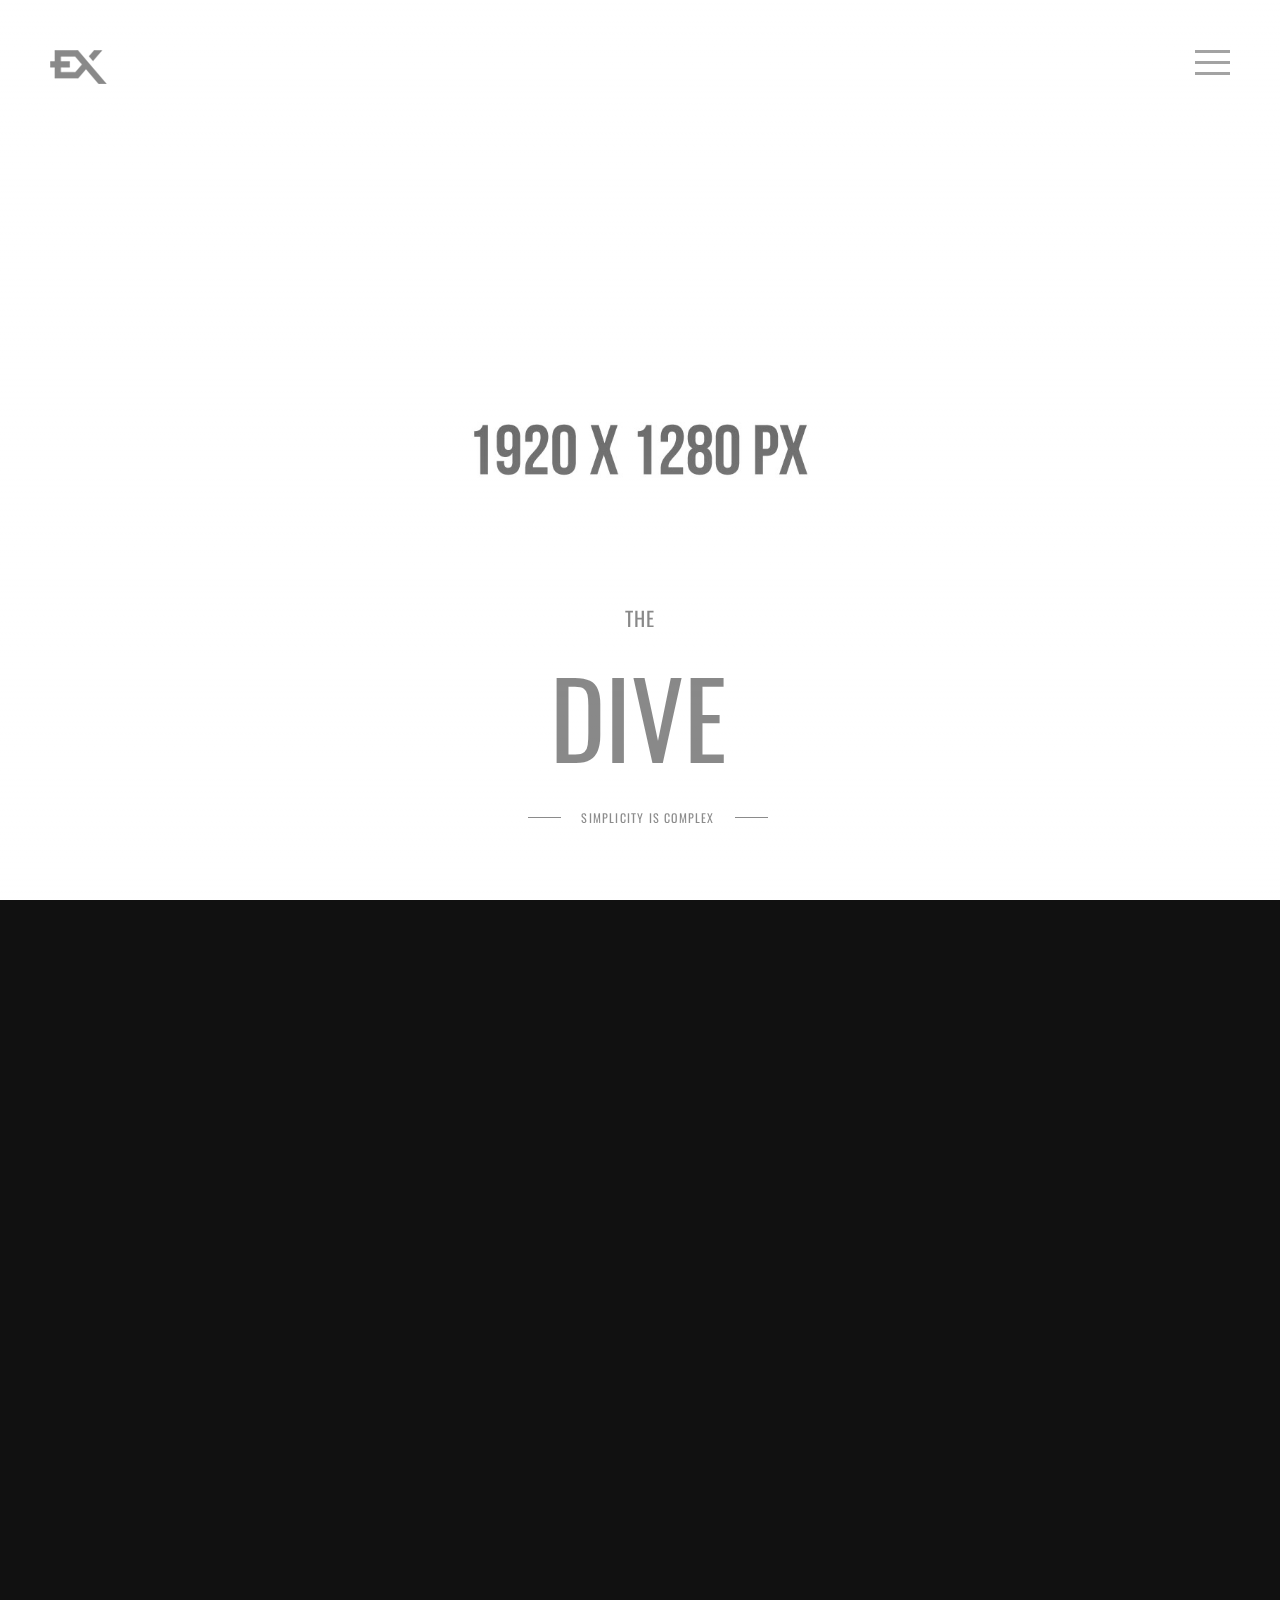
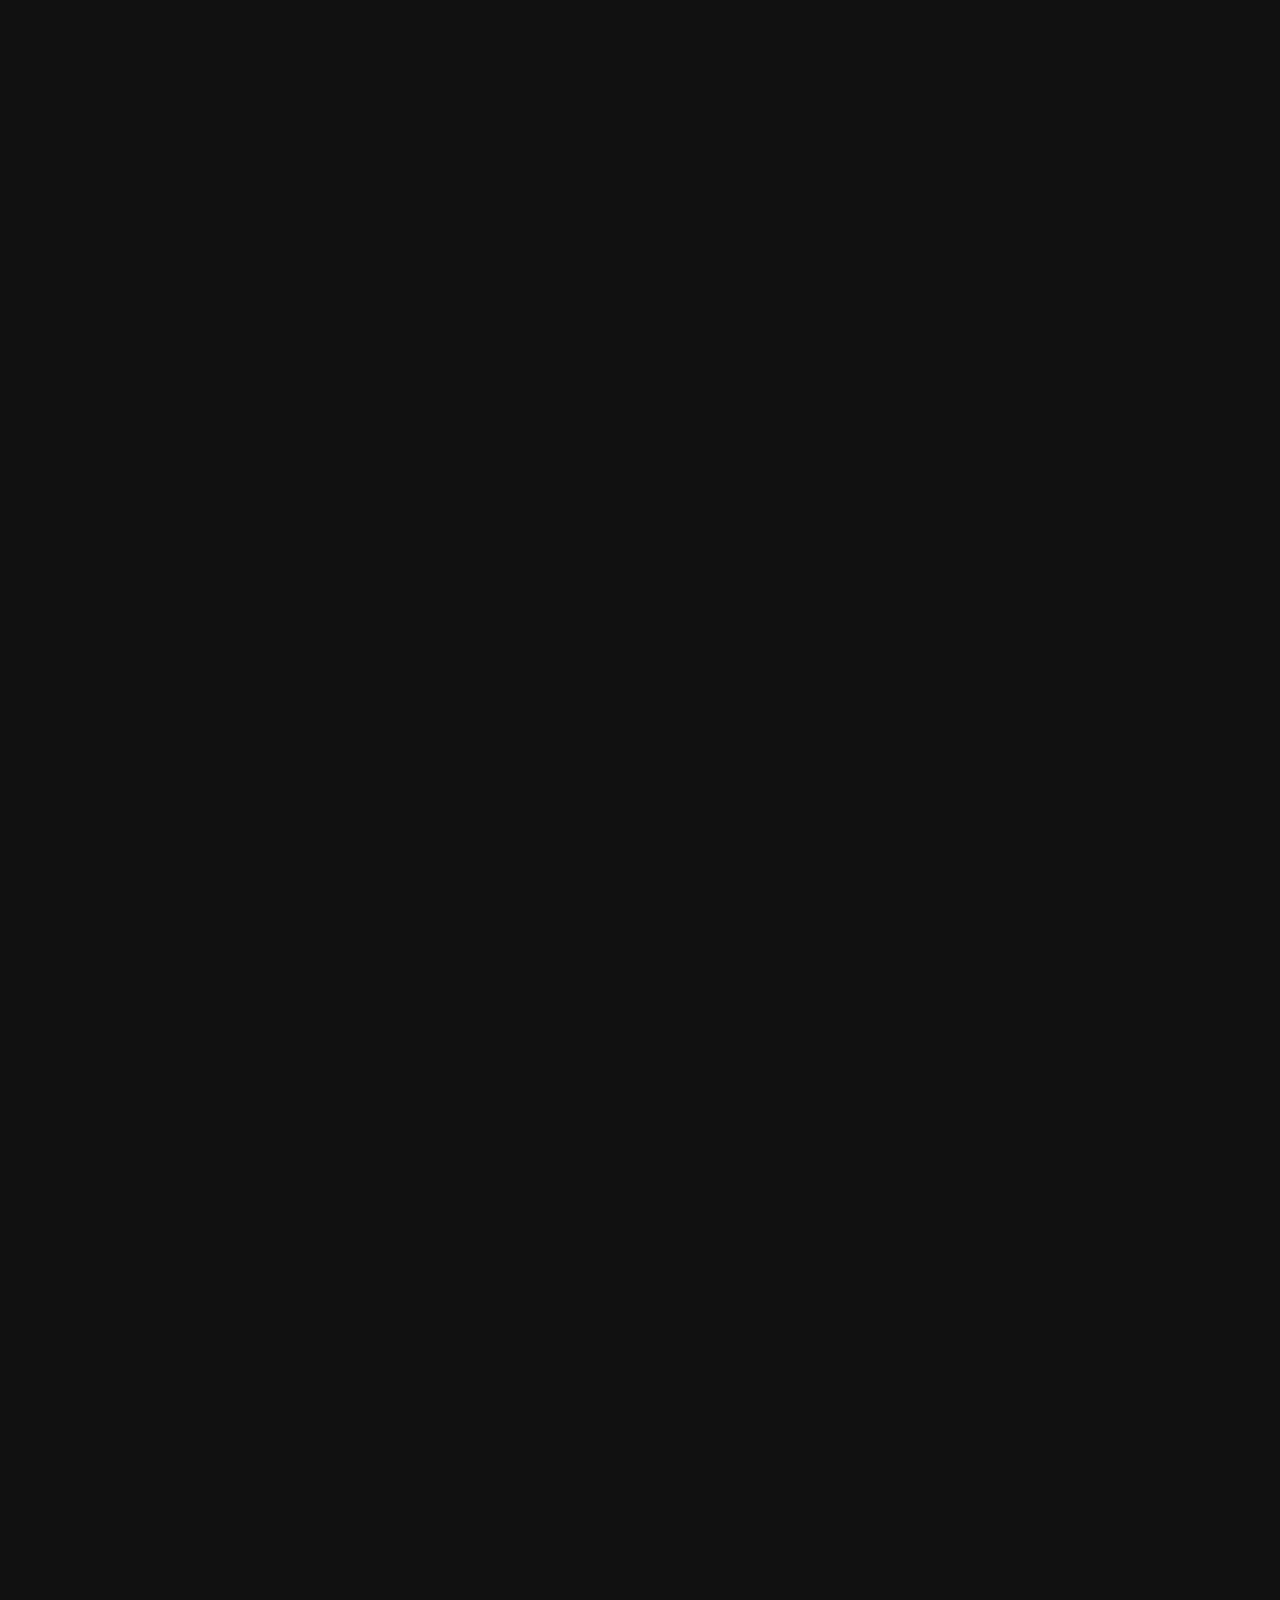
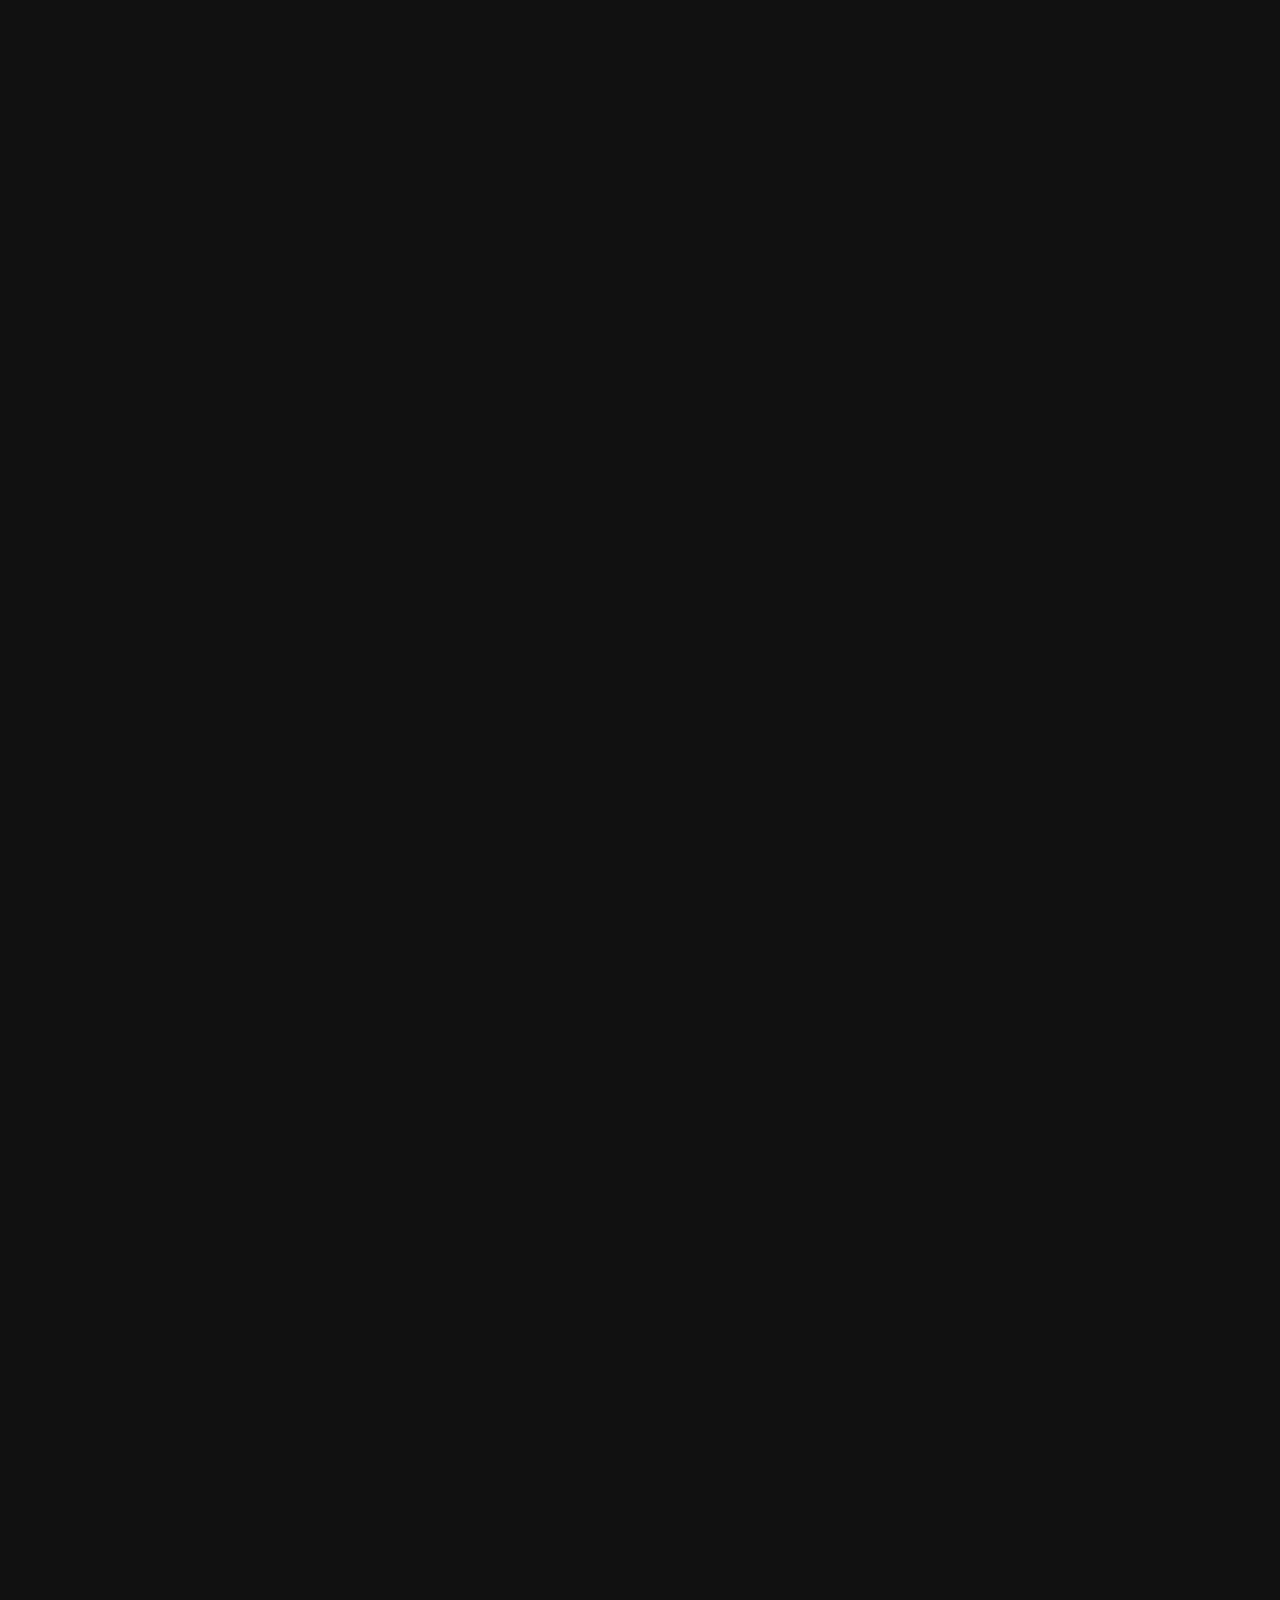
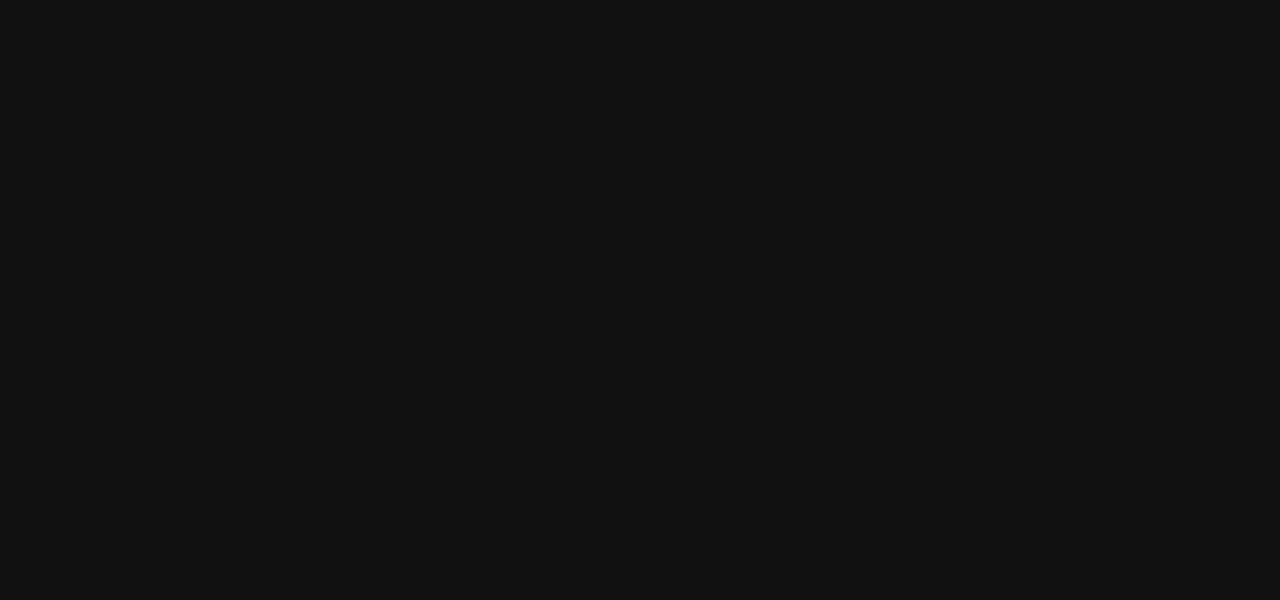
<file: index-HERO-SLIDER-LIGHT.html>
<!DOCTYPE html>
<html lang="en">
    <head>
        <meta charset="utf-8">
        <title>
            The Dive || The Template
        </title>
        <meta content="" name="description">
        <meta content="" name="author">
        <meta content="" name="keywords">
        <meta content="height=device-height, width=device-width, initial-scale=1.0, minimum-scale=1.0, maximum-scale=1.0, user-scalable=no" name="viewport">
        <!-- The Dive, The Template v1.3 || ex nihilo || October 2017 - April 2019 -->
        <!-- style start -->
        <link href="css/plugins-light.css" media="all" rel="stylesheet" type="text/css">
        <link href="css/style.css" media="all" rel="stylesheet" type="text/css"><!-- style end -->
        <!-- google fonts start -->
        <link href="http://fonts.googleapis.com/css?family=Raleway:100,200,300,400,500,600,700,800,900%7COswald:300,400,700" rel="stylesheet" type="text/css"><!-- google fonts end -->
    </head>
    <body>
        <!-- preloader start -->
        <div class="preloader-bg"></div>
        <div id="preloader">
            <div id="preloader-status">
                <div class="preloader-position loader">
                    <span></span>
                </div>
            </div>
        </div><!-- preloader end -->
        <!-- logo start -->
        <a class="logo logo-light">
        <div class="logo-img fadeIn-element"></div></a><!-- logo end -->
        <!-- navigation start -->
        <div class="navigation-fire main-menu main-menu-light fadeIn-element">
            <span></span>
        </div>
        <nav class="navigation-menu">
            <!-- center container menu start -->
            <div class="center-container-menu">
                <!-- center block menu start -->
                <div class="center-block-menu">
                    <ul class="brackets">
                        <li>
                            <a class="menu-state active" href="#home">Home</a>
                        </li>
                        <li>
                            <a class="menu-state" href="#about">About</a>
                        </li>
                        <li>
                            <a class="menu-state" href="#works">Works</a>
                        </li>
                        <li>
                            <a class="menu-state" href="#services">Services</a>
                        </li>
                        <li>
                            <a class="menu-state" href="#news">News</a>
                        </li>
                        <li class="last">
                            <a class="menu-state" href="#contact">Contact</a>
                        </li>
                    </ul>
                </div><!-- center block menu end -->
            </div><!-- center container menu end -->
        </nav><!-- navigation end -->
        <!-- fullPage start -->
        <div id="fullpage">
            <!-- section home start -->
            <div class="section dark-logo-inverse overlay overlay-light-70" id="section0">
                <!-- hero bg start -->
                <div class="hero-fullscreen">
                    <!-- hero fullscreen slider start -->
                    <div class="slick-fullscreen">
                        <!-- fullscreen slider item 1 start -->
                        <div class="slick-fullscreen-item">
                            <div class="slick-fullscreen-img-fill">
                                <div class="bg-img bg-img-1 light"></div>
                                <div class="slick-fullscreen-info"></div>
                            </div>
                        </div><!-- fullscreen slider item 1 end -->
                        <!-- fullscreen slider item 2 start -->
                        <div class="slick-fullscreen-item">
                            <div class="slick-fullscreen-img-fill">
                                <div class="bg-img bg-img-2 light"></div>
                                <div class="slick-fullscreen-info"></div>
                            </div>
                        </div><!-- fullscreen slider item 2 end -->
                        <!-- fullscreen slider item 3 start -->
                        <div class="slick-fullscreen-item">
                            <div class="slick-fullscreen-img-fill">
                                <div class="bg-img bg-img-3 light"></div>
                                <div class="slick-fullscreen-info"></div>
                            </div>
                        </div><!-- fullscreen slider item 3 end -->
                        <!-- fullscreen slider item 4 start -->
                        <div class="slick-fullscreen-item">
                            <div class="slick-fullscreen-img-fill">
                                <div class="bg-img bg-img-4 light"></div>
                                <div class="slick-fullscreen-info"></div>
                            </div>
                        </div><!-- fullscreen slider item 4 end -->
                    </div><!-- hero fullscreen slider end -->
                </div><!-- hero bg end -->
                <!-- introduction start -->
                <div class="introduction light">
                    <!-- home title start -->
                    <h2 class="home-page-main-title dark fadeIn-element">
                        The
                    </h2>
                    <h1 class="home-page-main-title dark fadeIn-element">
                        Dive
                    </h1><!-- home title end -->
                    <!-- home subtitle start -->
                    <div class="split-border dark">
                        <div class="home-page-subtitle-carousel owl-carousel">
                            <span class="home-page-title-2 fadeIn-element">Simplicity is complex</span> <span class="home-page-title-2 fadeIn-element">Design is a process</span> <span class=
                            "home-page-title-2 fadeIn-element">Aesthetic is a decision</span> <span class="home-page-title-2 fadeIn-element">Style is everything</span>
                        </div>
                    </div><!-- home subtitle end -->
                </div><!-- introduction end -->
            </div><!-- section home end -->
            <!-- section about start -->
            <div class="section" id="section1">
                <!-- section title start -->
                <div class="section-title-vertical">
                    <span>About</span>
                </div><!-- section title end -->
                <!-- container start -->
                <div class="container-fluid sections">
                    <!-- row start -->
                    <div class="row">
                        <!-- col start -->
                        <div class="col-md-6 col-sm-6 nopadding">
                            <!-- slick left about start -->
                            <div class="slick-left-about overlay overlay-inverse-dark-35">
                                <!-- slick left about item img start -->
                                <div class="img-fullwidth-wrapper">
                                    <div class="img-fullwidth img-fullwidth-all img-fullwidth-about-carousel"></div>
                                </div><!-- slick left about item img end -->
                            </div><!-- slick left about end -->
                        </div><!-- col end -->
                        <!-- col start -->
                        <div class="col-md-6 col-sm-6 nopadding">
                            <!-- slick right about start -->
                            <div class="slick-right-about">
                                <!-- about content 1 start -->
                                <div class="img-fullwidth-wrapper">
                                    <div class="about-content">
                                        <div class="about-content-inner">
                                            <!-- main txt start -->
                                            <div class="height-correction">
                                                <div class="text-title">
                                                    <h4>
                                                        There is beauty<br>
                                                        in simplicity
                                                    </h4>
                                                </div>
                                                <div class="text-txt">
                                                    <p>
                                                        Lorem ipsum dolor sit amet, consectetur adipiscing elit. Donec vestibulum libero nec erat pulvinar, sed sollicitudin ex consectetur.
                                                    </p>
                                                </div>
                                                <div class="text-spacer">
                                                    <a class="c-btn inverse" href="#"><span>Read more</span></a>
                                                </div>
                                            </div><!-- main txt end -->
                                        </div>
                                    </div>
                                </div><!-- about content 1 end -->
                                <!-- about content 2 start -->
                                <div class="img-fullwidth-wrapper">
                                    <div class="about-content">
                                        <div class="about-content-inner">
                                            <!-- skills bar start -->
                                            <h3>
                                                The Know-how
                                            </h3>
                                            <div class="show-skillbar">
                                                <!-- skill 1 start -->
                                                <div class="skillbar" data-percent="95">
                                                    <span class="skillbar-title">Fashion</span>
                                                    <div class="skillbar-bar"></div><span class="skill-bar-percent"></span>
                                                </div><!-- skill 1 end -->
                                                <!-- skill 2 start -->
                                                <div class="skillbar" data-percent="90">
                                                    <span class="skillbar-title">Fine-art</span>
                                                    <div class="skillbar-bar"></div><span class="skill-bar-percent"></span>
                                                </div><!-- skill 2 end -->
                                                <!-- skill 3 start -->
                                                <div class="skillbar" data-percent="85">
                                                    <span class="skillbar-title">Documentary</span>
                                                    <div class="skillbar-bar"></div><span class="skill-bar-percent"></span>
                                                </div><!-- skill 3 end -->
                                                <!-- skill 4 start -->
                                                <div class="skillbar" data-percent="76">
                                                    <span class="skillbar-title">Architectural</span>
                                                    <div class="skillbar-bar"></div><span class="skill-bar-percent"></span>
                                                </div><!-- skill 4 end -->
                                            </div><!-- skills bar end -->
                                        </div>
                                    </div>
                                </div><!-- about content 2 end -->
                                <!-- about content 3 start -->
                                <div class="img-fullwidth-wrapper">
                                    <div class="about-content">
                                        <div class="about-content-inner">
                                            <!-- facts counter start -->
                                            <h3>
                                                The Facts
                                            </h3>
                                            <div class="facts-counter-wrapper">
                                                <!-- col start -->
                                                <div class="col-xs-6 col-sm-3">
                                                    <!-- fact 1 start -->
                                                    <div class="facts-counter-number">
                                                        976
                                                    </div>
                                                    <div class="facts-counter-description">
                                                        <i class="ion-ios-briefcase-outline facts-counter-description-img"></i> <span class="facts-counter-title">Completed Jobs</span>
                                                    </div><!-- fact 1 end -->
                                                </div><!-- col end -->
                                                <!-- col start -->
                                                <div class="col-xs-6 col-sm-3">
                                                    <!-- fact 2 start -->
                                                    <div class="facts-counter-number large">
                                                        49
                                                    </div>
                                                    <div class="facts-counter-description">
                                                        <i class="ion-ios-wineglass-outline facts-counter-description-img large"></i> <span class="facts-counter-title large">Clients Served</span>
                                                    </div><!-- fact 2 end -->
                                                </div><!-- col end -->
                                                <!-- clearfix start -->
                                                <div class="clearfix visible-xs-block"></div><!-- clearfix end -->
                                                <!-- col start -->
                                                <div class="col-xs-6 col-sm-3">
                                                    <!-- fact 3 start -->
                                                    <div class="facts-counter-number large">
                                                        195
                                                    </div>
                                                    <div class="facts-counter-description">
                                                        <i class="ion-ios-world-outline facts-counter-description-img large"></i> <span class="facts-counter-title large">States Reached</span>
                                                    </div><!-- fact 3 end -->
                                                </div><!-- col end -->
                                                <!-- col start -->
                                                <div class="col-xs-6 col-sm-3">
                                                    <!-- fact 4 start -->
                                                    <div class="facts-counter-number">
                                                        1976
                                                    </div>
                                                    <div class="facts-counter-description">
                                                        <i class="ion-ios-photos-outline facts-counter-description-img"></i> <span class="facts-counter-title">Photos Taken</span>
                                                    </div><!-- fact 4 end -->
                                                </div><!-- col end -->
                                            </div><!-- facts counter end -->
                                        </div>
                                    </div>
                                </div><!-- about content 3 end -->
                                <!-- about content 4 start -->
                                <div class="img-fullwidth-wrapper">
                                    <div class="about-content">
                                        <div class="about-content-inner about-content-inner-testimonials">
                                            <!-- testimonials start -->
                                            <div class="text-title text-title-secondary text-title-secondary-testimonials">
                                                <h4>
                                                    Testimonials
                                                </h4>
                                            </div>
                                            <div class="owl-carousel" id="testimonials-carousel">
                                                <!-- testimonials quote 1 start -->
                                                <div class="testimonials-quote">
                                                    <div class="testimonials-quote-img">
                                                        <img alt="Testimonials image" class="testimonials-quote-img" src="img/testimonials/testimonials-quote-img-1.jpg">
                                                    </div>
                                                    <p>
                                                        <span class="section-testimonials quote-mark-l ion-quote"></span>Lorem ipsum dolor sit amet, consectetur adipiscing elit. Integer fermentum
                                                        nibh et metus facilisis.<span class="section-testimonials quote-mark-r ion-quote"></span>
                                                    </p>
                                                    <div class="testimonials-signature">
                                                        C. Eastwood
                                                    </div>
                                                </div><!-- testimonials quote 1 end -->
                                                <!-- testimonials quote 2 start -->
                                                <div class="testimonials-quote">
                                                    <div class="testimonials-quote-img">
                                                        <img alt="Testimonials image" class="testimonials-quote-img" src="img/testimonials/testimonials-quote-img-2.jpg">
                                                    </div>
                                                    <p>
                                                        <span class="section-testimonials quote-mark-l ion-quote"></span>Vivamus scelerisque velit nec gravida ornare. Nam egestas purus eget sagittis
                                                        tempor.<span class="section-testimonials quote-mark-r ion-quote"></span>
                                                    </p>
                                                    <div class="testimonials-signature">
                                                        R. Redford
                                                    </div>
                                                </div><!-- testimonials quote 2 end -->
                                                <!-- testimonials quote 3 start -->
                                                <div class="testimonials-quote">
                                                    <div class="testimonials-quote-img">
                                                        <img alt="Testimonials image" class="testimonials-quote-img" src="img/testimonials/testimonials-quote-img-3.jpg">
                                                    </div>
                                                    <p>
                                                        <span class="section-testimonials quote-mark-l ion-quote"></span>Duis ac massa at neque scelerisque finibus vel sed erat. Sed vulputate nisl
                                                        vitae elit laoreet.<span class="section-testimonials quote-mark-r ion-quote"></span>
                                                    </p>
                                                    <div class="testimonials-signature">
                                                        K.W. Wong
                                                    </div>
                                                </div><!-- testimonials quote 3 end -->
                                                <!-- testimonials quote 4 start -->
                                                <div class="testimonials-quote">
                                                    <div class="testimonials-quote-img">
                                                        <img alt="Testimonials image" class="testimonials-quote-img" src="img/testimonials/testimonials-quote-img-4.jpg">
                                                    </div>
                                                    <p>
                                                        <span class="section-testimonials quote-mark-l ion-quote"></span> Vivamus consectetur commodo enim, ut accumsan mauris interdum quis. Donec et
                                                        euismod.<span class="section-testimonials quote-mark-r ion-quote"></span>
                                                    </p>
                                                    <div class="testimonials-signature">
                                                        T. Scott
                                                    </div>
                                                </div><!-- testimonials quote 4 end -->
                                            </div><!-- testimonials end -->
                                        </div>
                                    </div>
                                </div><!-- about content 4 end -->
                            </div><!-- slick right about end -->
                        </div><!-- col end -->
                    </div><!-- row end -->
                </div><!-- container end -->
            </div><!-- section about end -->
            <!-- section works start -->
            <div class="section" id="section2">
                <!-- section title start -->
                <div class="section-title-vertical right-side">
                    <span>Works</span>
                </div><!-- section title end -->
                <!-- works IMG carousel start -->
                <div class="works-page-img-wrapper">
                    <div class="owl-carousel" id="works-page-img-carousel">
                        <!-- works IMG carousel item start -->
                        <div class="works-page-img-carousel-item">
                            <!-- works IMG carousel item 1 start -->
                            <div class="works-page-img-carousel-item-1 overlay overlay-inverse-dark-35">
                                <div class="works-page-img-carousel-wrapper">
                                    <div class="works-page-img-carousel-text">
                                        <div class="works-page-img-carousel-heading">
                                            Beauty / Fashion
                                        </div>
                                        <div class="works-page-img-carousel-title">
                                            <h4>
                                                Simplicity<br>
                                                is complex
                                            </h4>
                                        </div>
                                        <div class="works-page-img-carousel-content">
                                            <div class="works-page-img-carousel-spacer-top"></div><a class="c-btn inverse popup-photo" href=
                                            "img/works/works-large/works-page-img-carousel-item-large-1.jpg" title="Simplicity is complex"><span>View image</span></a>
                                        </div>
                                    </div>
                                </div>
                            </div><!-- works IMG carousel item 1 end -->
                            <!-- works IMG carousel item 2 start -->
                            <div class="works-page-img-carousel-item-2 overlay overlay-inverse-dark-35">
                                <div class="works-page-img-carousel-wrapper">
                                    <div class="works-page-img-carousel-text">
                                        <div class="works-page-img-carousel-heading">
                                            People / Life
                                        </div>
                                        <div class="works-page-img-carousel-title">
                                            <h4>
                                                Design<br>
                                                is a process
                                            </h4>
                                        </div>
                                        <div class="works-page-img-carousel-content">
                                            <div class="works-page-img-carousel-spacer-top"></div><a class="c-btn inverse popup-photo" href=
                                            "img/works/works-large/works-page-img-carousel-item-large-2.jpg" title="Design is a process"><span>View image</span></a>
                                        </div>
                                    </div>
                                </div>
                            </div><!-- works IMG carousel item 2 end -->
                        </div><!-- works IMG carousel item end -->
                        <!-- works IMG carousel item start -->
                        <div class="works-page-img-carousel-item">
                            <!-- works IMG carousel item 3 start -->
                            <div class="works-page-img-carousel-item-3 overlay overlay-inverse-dark-35">
                                <div class="works-page-img-carousel-wrapper">
                                    <div class="works-page-img-carousel-text">
                                        <div class="works-page-img-carousel-heading">
                                            Royalty / Stock
                                        </div>
                                        <div class="works-page-img-carousel-title">
                                            <h4>
                                                Aesthetic<br>
                                                is a decision
                                            </h4>
                                        </div>
                                        <div class="works-page-img-carousel-content">
                                            <div class="works-page-img-carousel-spacer-top"></div><a class="c-btn inverse popup-youtube" href="https://www.youtube.com/watch?v=r8j-MWq4HZc"><span>Watch
                                            video</span></a>
                                        </div>
                                    </div>
                                </div>
                            </div><!-- works IMG carousel item 3 end -->
                            <!-- works IMG carousel item 4 start -->
                            <div class="works-page-img-carousel-item-4 overlay overlay-inverse-dark-35">
                                <div class="works-page-img-carousel-wrapper">
                                    <div class="works-page-img-carousel-text">
                                        <div class="works-page-img-carousel-heading">
                                            Culture / Travel
                                        </div>
                                        <div class="works-page-img-carousel-title">
                                            <h4>
                                                Style<br>
                                                is everything
                                            </h4>
                                        </div>
                                        <div class="works-page-img-carousel-content">
                                            <div class="works-page-img-carousel-spacer-top"></div><a class="c-btn inverse popup-vimeo" href="https://vimeo.com/95515307"><span>Watch video</span></a>
                                        </div>
                                    </div>
                                </div>
                            </div><!-- works IMG carousel item 4 end -->
                        </div><!-- works IMG carousel item end -->
                        <!-- works IMG carousel item start -->
                        <div class="works-page-img-carousel-item">
                            <!-- works IMG carousel item 5 start -->
                            <div class="works-page-img-carousel-item-5 overlay overlay-inverse-dark-35">
                                <div class="works-page-img-carousel-wrapper">
                                    <div class="works-page-img-carousel-text">
                                        <div class="works-page-img-carousel-heading">
                                            Beauty / Fashion
                                        </div>
                                        <div class="works-page-img-carousel-title">
                                            <h4>
                                                Simplicity<br>
                                                is complex
                                            </h4>
                                        </div>
                                        <div class="works-page-img-carousel-content">
                                            <div class="works-page-img-carousel-spacer-top"></div><a class="c-btn inverse popup-photo" href=
                                            "img/works/works-large/works-page-img-carousel-item-large-5.jpg" title="Simplicity is complex"><span>View image</span></a>
                                        </div>
                                    </div>
                                </div>
                            </div><!-- works IMG carousel item 5 end -->
                            <!-- works IMG carousel item 6 start -->
                            <div class="works-page-img-carousel-item-6 overlay overlay-inverse-dark-35">
                                <div class="works-page-img-carousel-wrapper">
                                    <div class="works-page-img-carousel-text">
                                        <div class="works-page-img-carousel-heading">
                                            People / Life
                                        </div>
                                        <div class="works-page-img-carousel-title">
                                            <h4>
                                                Design<br>
                                                is a process
                                            </h4>
                                        </div>
                                        <div class="works-page-img-carousel-content">
                                            <div class="works-page-img-carousel-spacer-top"></div><a class="c-btn inverse popup-photo" href=
                                            "img/works/works-large/works-page-img-carousel-item-large-6.jpg" title="Design is a process"><span>View image</span></a>
                                        </div>
                                    </div>
                                </div>
                            </div><!-- works IMG carousel item 6 end -->
                        </div><!-- works IMG carousel item end -->
                        <!-- works IMG carousel item start -->
                        <div class="works-page-img-carousel-item">
                            <!-- works IMG carousel item 7 start -->
                            <div class="works-page-img-carousel-item-7 overlay overlay-inverse-dark-35">
                                <div class="works-page-img-carousel-wrapper">
                                    <div class="works-page-img-carousel-text">
                                        <div class="works-page-img-carousel-heading">
                                            Royalty / Stock
                                        </div>
                                        <div class="works-page-img-carousel-title">
                                            <h4>
                                                Aesthetic<br>
                                                is a decision
                                            </h4>
                                        </div>
                                        <div class="works-page-img-carousel-content">
                                            <div class="works-page-img-carousel-spacer-top"></div><a class="c-btn inverse popup-photo" href=
                                            "img/works/works-large/works-page-img-carousel-item-large-7.jpg" title="Aesthetic is a decision"><span>View image</span></a>
                                        </div>
                                    </div>
                                </div>
                            </div><!-- works IMG carousel item 7 end -->
                            <!-- works IMG carousel item 8 start -->
                            <div class="works-page-img-carousel-item-8 overlay overlay-inverse-dark-35">
                                <div class="works-page-img-carousel-wrapper">
                                    <div class="works-page-img-carousel-text">
                                        <div class="works-page-img-carousel-heading">
                                            Culture / Travel
                                        </div>
                                        <div class="works-page-img-carousel-title">
                                            <h4>
                                                Style<br>
                                                is everything
                                            </h4>
                                        </div>
                                        <div class="works-page-img-carousel-content">
                                            <div class="works-page-img-carousel-spacer-top"></div><a class="c-btn inverse popup-photo" href=
                                            "img/works/works-large/works-page-img-carousel-item-large-8.jpg" title="Style is everything"><span>View image</span></a>
                                        </div>
                                    </div>
                                </div>
                            </div><!-- works IMG carousel item 8 end -->
                        </div><!-- works IMG carousel item end -->
                        <!-- works IMG carousel item start -->
                        <div class="works-page-img-carousel-item">
                            <!-- works IMG carousel item 9 start -->
                            <div class="works-page-img-carousel-item-9 overlay overlay-inverse-dark-35">
                                <div class="works-page-img-carousel-wrapper">
                                    <div class="works-page-img-carousel-text">
                                        <div class="works-page-img-carousel-heading">
                                            Beauty / Fashion
                                        </div>
                                        <div class="works-page-img-carousel-title">
                                            <h4>
                                                Simplicity<br>
                                                is complex
                                            </h4>
                                        </div>
                                        <div class="works-page-img-carousel-content">
                                            <div class="works-page-img-carousel-spacer-top"></div><a class="c-btn inverse popup-youtube" href="https://www.youtube.com/watch?v=r8j-MWq4HZc"><span>Watch
                                            video</span></a>
                                        </div>
                                    </div>
                                </div>
                            </div><!-- works IMG carousel item 9 end -->
                            <!-- works IMG carousel item 10 start -->
                            <div class="works-page-img-carousel-item-10 overlay overlay-inverse-dark-35">
                                <div class="works-page-img-carousel-wrapper">
                                    <div class="works-page-img-carousel-text">
                                        <div class="works-page-img-carousel-heading">
                                            People / Life
                                        </div>
                                        <div class="works-page-img-carousel-title">
                                            <h4>
                                                Design<br>
                                                is a process
                                            </h4>
                                        </div>
                                        <div class="works-page-img-carousel-content">
                                            <div class="works-page-img-carousel-spacer-top"></div><a class="c-btn inverse popup-vimeo" href="https://vimeo.com/95515307"><span>Watch video</span></a>
                                        </div>
                                    </div>
                                </div>
                            </div><!-- works IMG carousel item 10 end -->
                        </div><!-- works IMG carousel item end -->
                        <!-- works IMG carousel item start -->
                        <div class="works-page-img-carousel-item">
                            <!-- works IMG carousel item 11 start -->
                            <div class="works-page-img-carousel-item-11 overlay overlay-inverse-dark-35">
                                <div class="works-page-img-carousel-wrapper">
                                    <div class="works-page-img-carousel-text">
                                        <div class="works-page-img-carousel-heading">
                                            Royalty / Stock
                                        </div>
                                        <div class="works-page-img-carousel-title">
                                            <h4>
                                                Aesthetic<br>
                                                is a decision
                                            </h4>
                                        </div>
                                        <div class="works-page-img-carousel-content">
                                            <div class="works-page-img-carousel-spacer-top"></div><a class="c-btn inverse popup-photo" href=
                                            "img/works/works-large/works-page-img-carousel-item-large-11.jpg" title="Aesthetic is a decision"><span>View image</span></a>
                                        </div>
                                    </div>
                                </div>
                            </div><!-- works IMG carousel item 11 end -->
                            <!-- works IMG carousel item 12 start -->
                            <div class="works-page-img-carousel-item-12 overlay overlay-inverse-dark-35">
                                <div class="works-page-img-carousel-wrapper">
                                    <div class="works-page-img-carousel-text">
                                        <div class="works-page-img-carousel-heading">
                                            Culture / Travel
                                        </div>
                                        <div class="works-page-img-carousel-title">
                                            <h4>
                                                Style<br>
                                                is everything
                                            </h4>
                                        </div>
                                        <div class="works-page-img-carousel-content">
                                            <div class="works-page-img-carousel-spacer-top"></div><a class="c-btn inverse popup-photo" href=
                                            "img/works/works-large/works-page-img-carousel-item-large-12.jpg" title="Style is everything"><span>View image</span></a>
                                        </div>
                                    </div>
                                </div>
                            </div><!-- works IMG carousel item 12 end -->
                        </div><!-- works IMG carousel item end -->
                    </div>
                </div><!-- works IMG carousel end -->
            </div><!-- section works end -->
            <!-- section services start -->
            <div class="section" id="section3">
                <!-- section title start -->
                <div class="section-title-vertical">
                    <span>Services</span>
                </div><!-- section title end -->
                <!-- container start -->
                <div class="container-fluid sections">
                    <!-- row start -->
                    <div class="row">
                        <!-- col start -->
                        <div class="col-md-6 col-sm-6 nopadding">
                            <!-- slick services start -->
                            <div class="slick-services overlay overlay-inverse-dark-35">
                                <!-- services carousel item 1 img start -->
                                <div class="img-fullwidth-wrapper">
                                    <div class="img-fullwidth img-fullwidth-all img-fullwidth-services-carousel-1"></div>
                                </div><!-- services carousel item 1 img end -->
                                <!-- services carousel item 2 img start -->
                                <div class="img-fullwidth-wrapper">
                                    <div class="img-fullwidth img-fullwidth-all img-fullwidth-services-carousel-2"></div>
                                </div><!-- services carousel item 2 img end -->
                                <!-- services carousel item 3 img start -->
                                <div class="img-fullwidth-wrapper">
                                    <div class="img-fullwidth img-fullwidth-all img-fullwidth-services-carousel-3"></div>
                                </div><!-- services carousel item 3 img end -->
                            </div><!-- slick services end -->
                        </div><!-- col end -->
                        <!-- col start -->
                        <div class="col-md-6 col-sm-6 nopadding">
                            <!-- services container start -->
                            <div class="services-container dark-logo">
                                <div class="blockquote">
                                    <!-- center container start -->
                                    <div class="center-container">
                                        <!-- center block start -->
                                        <div class="center-block">
                                            <div class="services-wrapper">
                                                <div class="services-accordion">
                                                    <ul>
                                                        <li>
                                                            <span>Branding</span>
                                                            <ul>
                                                                <li>
                                                                    <a href="#">Branding Campaigns</a>
                                                                </li>
                                                                <li>
                                                                    <a href="#">Customer Surveys</a>
                                                                </li>
                                                                <li>
                                                                    <a href="#">Advertising Campaigns</a>
                                                                </li>
                                                            </ul>
                                                        </li>
                                                        <li>
                                                            <span>Photography</span>
                                                            <ul>
                                                                <li>
                                                                    <a href="#">Commercial / Stock</a>
                                                                </li>
                                                                <li>
                                                                    <a href="#">Beauty / Fashion</a>
                                                                </li>
                                                                <li>
                                                                    <a href="#">Nature / Landscapes</a>
                                                                </li>
                                                            </ul>
                                                        </li>
                                                        <li>
                                                            <span>Brand Identity</span>
                                                            <ul>
                                                                <li>
                                                                    <a href="#">Colors</a>
                                                                </li>
                                                                <li>
                                                                    <a href="#">Design</a>
                                                                </li>
                                                                <li>
                                                                    <a href="#">Logotype</a>
                                                                </li>
                                                            </ul>
                                                        </li>
                                                    </ul>
                                                </div>
                                            </div>
                                        </div><!-- center block end -->
                                    </div><!-- center container end -->
                                </div>
                            </div><!-- services container end -->
                        </div><!-- col end -->
                    </div><!-- row end -->
                </div><!-- container end -->
            </div><!-- section services end -->
            <!-- section news start -->
            <div class="section" id="section4">
                <!-- section title start -->
                <div class="section-title-vertical right-side">
                    <span>News</span>
                </div><!-- section title end -->
                <!-- news IMG carousel start -->
                <div class="news-page-img-wrapper">
                    <div class="owl-carousel" id="news-page-img-carousel">
                        <!-- news IMG carousel item 1 start -->
                        <div class="news-page-img-carousel-item">
                            <div class="news-page-img-carousel-item-1 overlay overlay-inverse-dark-35">
                                <div class="news-page-img-carousel-wrapper">
                                    <div class="news-page-img-carousel-text">
                                        <div class="news-page-img-carousel-heading">
                                            Beauty / Fashion
                                        </div>
                                        <div class="news-page-img-carousel-title">
                                            <h4>
                                                Simplicity<br>
                                                is complex
                                            </h4>
                                        </div>
                                        <div class="news-page-img-carousel-content">
                                            <div class="news-page-img-carousel-spacer-top"></div>
                                            <p>
                                                Lorem ipsum dolor sit amet, consectetur adipiscing elit. Pellentesque nec scelerisque nunc. Interdum et malesuada fames ac ante ipsum primis in
                                                faucibus.
                                            </p>
                                            <div class="news-page-img-carousel-spacer-bottom">
                                                <a class="c-btn c-btn-news inverse toggle-news-content-1"><span>Read more</span></a>
                                            </div>
                                        </div>
                                    </div>
                                </div>
                            </div>
                        </div><!-- news IMG carousel item 1 end -->
                        <!-- news IMG carousel item 2 start -->
                        <div class="news-page-img-carousel-item">
                            <div class="news-page-img-carousel-item-2 overlay overlay-inverse-dark-35">
                                <div class="news-page-img-carousel-wrapper">
                                    <div class="news-page-img-carousel-text">
                                        <div class="news-page-img-carousel-heading">
                                            People / Life
                                        </div>
                                        <div class="news-page-img-carousel-title">
                                            <h4>
                                                Design<br>
                                                is a process
                                            </h4>
                                        </div>
                                        <div class="news-page-img-carousel-content">
                                            <div class="news-page-img-carousel-spacer-top"></div>
                                            <p>
                                                Morbi hendrerit orci aliquet augue eleifend, ac gravida turpis rutrum. Suspendisse suscipit dui eu lorem pharetra egestas. Nunc nec eleifend libero.
                                            </p>
                                            <div class="news-page-img-carousel-spacer-bottom">
                                                <a class="c-btn c-btn-news inverse toggle-news-content-2"><span>Read more</span></a>
                                            </div>
                                        </div>
                                    </div>
                                </div>
                            </div>
                        </div><!-- news IMG carousel item 2 end -->
                        <!-- news IMG carousel item 3 start -->
                        <div class="news-page-img-carousel-item">
                            <div class="news-page-img-carousel-item-3 overlay overlay-inverse-dark-35">
                                <div class="news-page-img-carousel-wrapper">
                                    <div class="news-page-img-carousel-text">
                                        <div class="news-page-img-carousel-heading">
                                            Royalty / Stock
                                        </div>
                                        <div class="news-page-img-carousel-title">
                                            <h4>
                                                Aesthetic<br>
                                                is a decision
                                            </h4>
                                        </div>
                                        <div class="news-page-img-carousel-content">
                                            <div class="news-page-img-carousel-spacer-top"></div>
                                            <p>
                                                Suspendisse sit amet imperdiet sem. Vivamus sit amet lorem interdum, aliquet metus quis, fermentum velit. Phasellus ullamcorper, ante ac semper congue.
                                            </p>
                                            <div class="news-page-img-carousel-spacer-bottom">
                                                <a class="c-btn c-btn-news inverse toggle-news-content-3"><span>Read more</span></a>
                                            </div>
                                        </div>
                                    </div>
                                </div>
                            </div>
                        </div><!-- news IMG carousel item 3 end -->
                        <!-- news IMG carousel item 4 start -->
                        <div class="news-page-img-carousel-item">
                            <div class="news-page-img-carousel-item-4 overlay overlay-inverse-dark-35">
                                <div class="news-page-img-carousel-wrapper">
                                    <div class="news-page-img-carousel-text">
                                        <div class="news-page-img-carousel-heading">
                                            Culture / Travel
                                        </div>
                                        <div class="news-page-img-carousel-title">
                                            <h4>
                                                Style<br>
                                                is everything
                                            </h4>
                                        </div>
                                        <div class="news-page-img-carousel-content">
                                            <div class="news-page-img-carousel-spacer-top"></div>
                                            <p>
                                                In nibh nisi, blandit eget accumsan et, lobortis ac tellus. Vestibulum feugiat tellus a turpis consectetur pretium. Donec et ante odio. Vestibulum eu
                                                accumsan nisl.
                                            </p>
                                            <div class="news-page-img-carousel-spacer-bottom">
                                                <a class="c-btn c-btn-news inverse toggle-news-content-4"><span>Read more</span></a>
                                            </div>
                                        </div>
                                    </div>
                                </div>
                            </div>
                        </div><!-- news IMG carousel item 4 end -->
                    </div>
                </div><!-- news IMG carousel end -->
                <!-- news MORE carousel item 1 start -->
                <div class="panel-left-1 panel-left-bg-1 overlay overlay-inverse-dark-35"></div>
                <div class="panel-right panel-right-1">
                    <!-- center container start -->
                    <div class="center-container">
                        <!-- center block start -->
                        <div class="center-block">
                            <!-- news MORE carousel content 1 start -->
                            <div class="img-fullwidth-wrapper">
                                <div class="about-content">
                                    <div class="about-content-inner">
                                        <!-- main txt start -->
                                        <div class="height-correction">
                                            <div class="text-title text-title-dark">
                                                <div class="news-page-img-carousel-heading news-page-img-carousel-heading-dark">
                                                    <span>Tuesday, October 10, 2017</span> Beauty / Fashion
                                                </div>
                                                <h4>
                                                    Simplicity<br>
                                                    is complex
                                                </h4>
                                            </div>
                                            <div class="text-txt text-txt-dark">
                                                <p>
                                                    Lorem ipsum dolor sit amet, consectetur adipiscing elit. Donec vestibulum libero nec erat pulvinar, sed sollicitudin ex consectetur.
                                                </p>
                                            </div>
                                            <div class="text-spacer">
                                                <a class="c-btn inverse-dark toggle-news-content-1" href="javascript:void(0)"><span>Close</span></a>
                                            </div>
                                        </div><!-- main txt end -->
                                    </div>
                                </div>
                            </div><!-- news MORE carousel content 1 end -->
                        </div><!-- center block end -->
                    </div><!-- center container end -->
                </div><!-- news MORE carousel item 1 end -->
                <!-- news MORE carousel item 2 start -->
                <div class="panel-left-2 panel-left-bg-2 overlay overlay-inverse-dark-35"></div>
                <div class="panel-right panel-right-2">
                    <!-- center container start -->
                    <div class="center-container">
                        <!-- center block start -->
                        <div class="center-block">
                            <!-- news MORE carousel content 2 start -->
                            <div class="img-fullwidth-wrapper">
                                <div class="about-content">
                                    <div class="about-content-inner">
                                        <!-- main txt start -->
                                        <div class="height-correction">
                                            <div class="text-title text-title-dark">
                                                <div class="news-page-img-carousel-heading news-page-img-carousel-heading-dark">
                                                    <span>Wednesday, October 11, 2017</span> People / Life
                                                </div>
                                                <h4>
                                                    Design<br>
                                                    is a process
                                                </h4>
                                            </div>
                                            <div class="text-txt text-txt-dark">
                                                <p>
                                                    Lorem ipsum dolor sit amet, consectetur adipiscing elit. Donec vestibulum libero nec erat pulvinar, sed sollicitudin ex consectetur.
                                                </p>
                                            </div>
                                            <div class="text-spacer">
                                                <a class="c-btn inverse-dark toggle-news-content-2" href="javascript:void(0)"><span>Close</span></a>
                                            </div>
                                        </div><!-- main txt end -->
                                    </div>
                                </div>
                            </div><!-- news MORE carousel content 2 end -->
                        </div><!-- center block end -->
                    </div><!-- center container end -->
                </div><!-- news MORE carousel item 2 end -->
                <!-- news MORE carousel item 3 start -->
                <div class="panel-left-3 panel-left-bg-3 overlay overlay-inverse-dark-35"></div>
                <div class="panel-right panel-right-3">
                    <!-- center container start -->
                    <div class="center-container">
                        <!-- center block start -->
                        <div class="center-block">
                            <!-- news MORE carousel content 3 start -->
                            <div class="img-fullwidth-wrapper">
                                <div class="about-content">
                                    <div class="about-content-inner">
                                        <!-- main txt start -->
                                        <div class="height-correction">
                                            <div class="text-title text-title-dark">
                                                <div class="news-page-img-carousel-heading news-page-img-carousel-heading-dark">
                                                    <span>Thursday, October 12, 2017</span> Royalty / Stock
                                                </div>
                                                <h4>
                                                    Aesthetic<br>
                                                    is a decision
                                                </h4>
                                            </div>
                                            <div class="text-txt text-txt-dark">
                                                <p>
                                                    Lorem ipsum dolor sit amet, consectetur adipiscing elit. Donec vestibulum libero nec erat pulvinar, sed sollicitudin ex consectetur.
                                                </p>
                                            </div>
                                            <div class="text-spacer">
                                                <a class="c-btn inverse-dark toggle-news-content-3" href="javascript:void(0)"><span>Close</span></a>
                                            </div>
                                        </div><!-- main txt end -->
                                    </div>
                                </div>
                            </div><!-- news MORE carousel content 3 end -->
                        </div><!-- center block end -->
                    </div><!-- center container end -->
                </div><!-- news MORE carousel item 3 end -->
                <!-- news MORE carousel item 4 start -->
                <div class="panel-left-4 panel-left-bg-4 overlay overlay-inverse-dark-35"></div>
                <div class="panel-right panel-right-4">
                    <!-- center container start -->
                    <div class="center-container">
                        <!-- center block start -->
                        <div class="center-block">
                            <!-- news MORE carousel content 4 start -->
                            <div class="img-fullwidth-wrapper">
                                <div class="about-content">
                                    <div class="about-content-inner">
                                        <!-- main txt start -->
                                        <div class="height-correction">
                                            <div class="text-title text-title-dark">
                                                <div class="news-page-img-carousel-heading news-page-img-carousel-heading-dark">
                                                    <span>Friday, October 13, 2017</span> Culture / Travel
                                                </div>
                                                <h4>
                                                    Style<br>
                                                    is everything
                                                </h4>
                                            </div>
                                            <div class="text-txt text-txt-dark">
                                                <p>
                                                    Lorem ipsum dolor sit amet, consectetur adipiscing elit. Donec vestibulum libero nec erat pulvinar, sed sollicitudin ex consectetur.
                                                </p>
                                            </div>
                                            <div class="text-spacer">
                                                <a class="c-btn inverse-dark toggle-news-content-4" href="javascript:void(0)"><span>Close</span></a>
                                            </div>
                                        </div><!-- main txt end -->
                                    </div>
                                </div>
                            </div><!-- news MORE carousel content 4 end -->
                        </div><!-- center block end -->
                    </div><!-- center container end -->
                </div><!-- news MORE carousel item 4 end -->
            </div><!-- section news end -->
            <!-- section contact start -->
            <div class="section section-contact overlay overlay-dark-90" id="section5">
                <!-- contact bg start -->
                <div class="section-bg-contact"></div><!-- contact bg end -->
                <!-- section title start -->
                <div class="section-title-vertical right-side">
                    <span>Contact</span>
                </div><!-- section title end -->
                <!-- container start -->
                <div class="container sections">
                    <!-- row start -->
                    <div class="row">
                        <!-- col start -->
                        <div class="col-lg-12">
                            <div class="text-title-secondary text-title-secondary-contact">
                                <h4>
                                    Get in touch
                                </h4>
                            </div>
                        </div><!-- col end -->
                    </div><!-- row end -->
                    <!-- row start -->
                    <div class="row">
                        <!-- contact info start -->
                        <div class="contact-info-wrapper">
                            <!-- col start -->
                            <div class="col-sm-4">
                                <div class="contact-info-description">
                                    <i class="ion-ios-location-outline contact-info-description-img"></i> <span class="contact-info-text">ex Inc.<br>
                                    Touchdown Dr 1176</span>
                                </div>
                            </div><!-- col end -->
                            <!-- col start -->
                            <div class="col-sm-4">
                                <div class="contact-info-description">
                                    <i class="ion-ios-email-outline contact-info-description-img large"></i> <span class="contact-info-text large"><a class="link-underline contact" href=
                                    "mailto:contact@domainname.com">contact@domainname.com</a></span>
                                </div>
                            </div><!-- col end -->
                            <!-- col start -->
                            <div class="col-sm-4">
                                <div class="contact-info-description">
                                    <i class="ion-ios-telephone-outline contact-info-description-img"></i> <span class="contact-info-text">[00] 11 - 76<br>
                                    [01] 11 - 76</span>
                                </div>
                            </div><!-- col end -->
                        </div><!-- contact info end -->
                    </div><!-- row end -->
                    <!-- row start -->
                    <div class="row">
                        <!-- col start -->
                        <div class="col-lg-12">
                            <!-- newsletter form start -->
                            <div id="subscribe-wrapper">
                                <h2 class="section-heading newsletter">
                                    Newsletter sign up
                                </h2>
                                <div id="newsletter">
                                    <div class="newsletter">
                                        <form action="subscribe.php" id="subscribe" method="post" name="subscribe">
                                            <input class="subscribe-requiredField subscribe-email" id="subscribe-email" name="subscribe-email" placeholder="Email" type="text"> <button class=
                                            "c-btn fullwidth" id="submit-2" type="submit"><span>Subscribe</span></button>
                                        </form>
                                    </div>
                                </div>
                            </div><!-- newsletter form end -->
                        </div><!-- col end -->
                    </div><!-- row end -->
                    <!-- row start -->
                    <div class="row">
                        <!-- col start -->
                        <div class="col-lg-12">
                            <!-- social icons start -->
                            <div class="social-icons-wrapper">
                                <ul class="social-icons">
                                    <li class="social-icon">
                                        <a class="ion-social-twitter" href="#"></a>
                                    </li>
                                    <li class="social-icon">
                                        <a class="ion-social-facebook" href="#"></a>
                                    </li>
                                    <li class="social-icon">
                                        <a class="ion-social-googleplus" href="#"></a>
                                    </li>
                                    <li class="social-icon">
                                        <a class="ion-social-youtube" href="#"></a>
                                    </li>
                                    <li class="social-icon">
                                        <a class="ion-social-linkedin" href="#"></a>
                                    </li>
                                    <li class="social-icon">
                                        <a class="ion-social-instagram" href="#"></a>
                                    </li>
                                    <li class="social-icon">
                                        <a class="ion-social-pinterest" href="#"></a>
                                    </li>
                                    <li class="social-icon">
                                        <a class="ion-social-dribbble" href="#"></a>
                                    </li>
                                </ul>
                            </div><!-- social icons end -->
                        </div><!-- col end -->
                    </div><!-- row end -->
                </div><!-- container end -->
            </div><!-- section contact end -->
        </div><!-- fullPage end -->
        <!-- scripts start -->
        <script src="js/plugins.js" type="text/javascript">
        </script> 
        <script src="js/the-dive-the-template.js">
        </script><!-- scripts end -->
    </body>
</html>
</file>
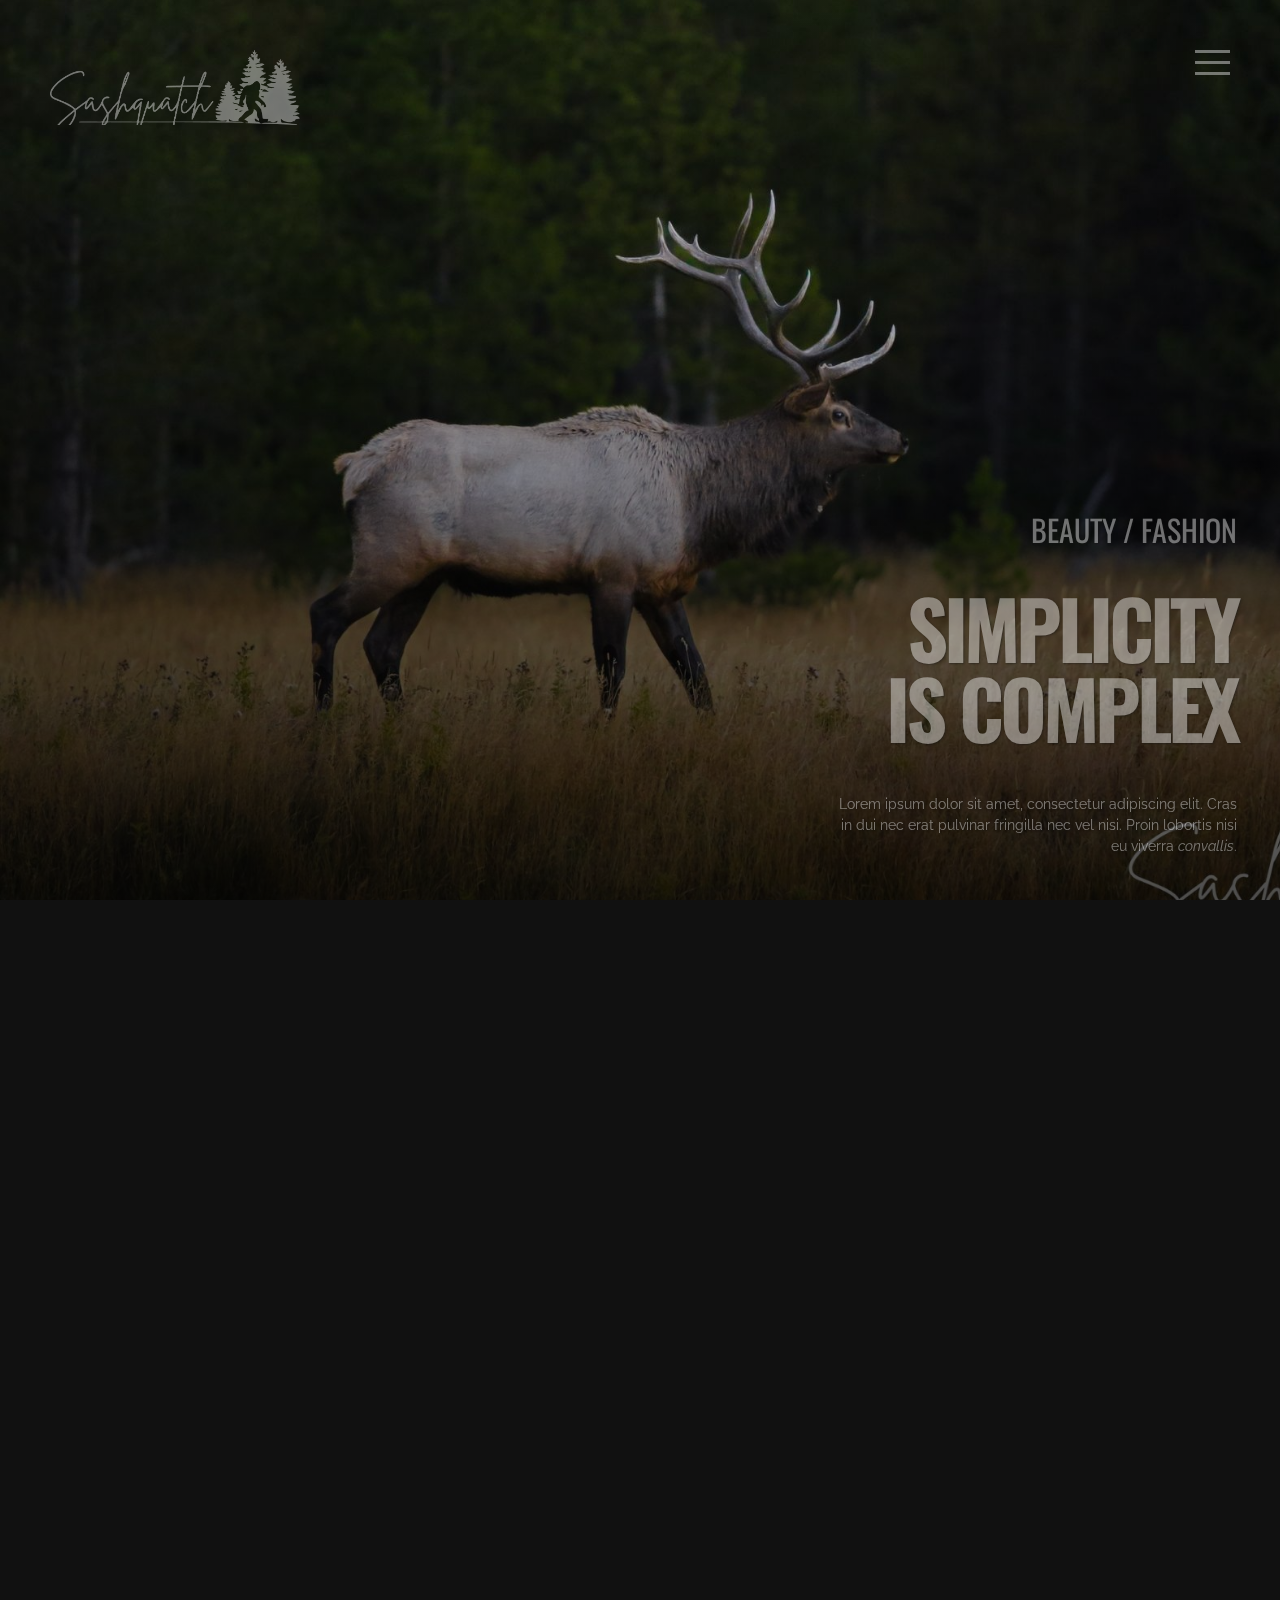
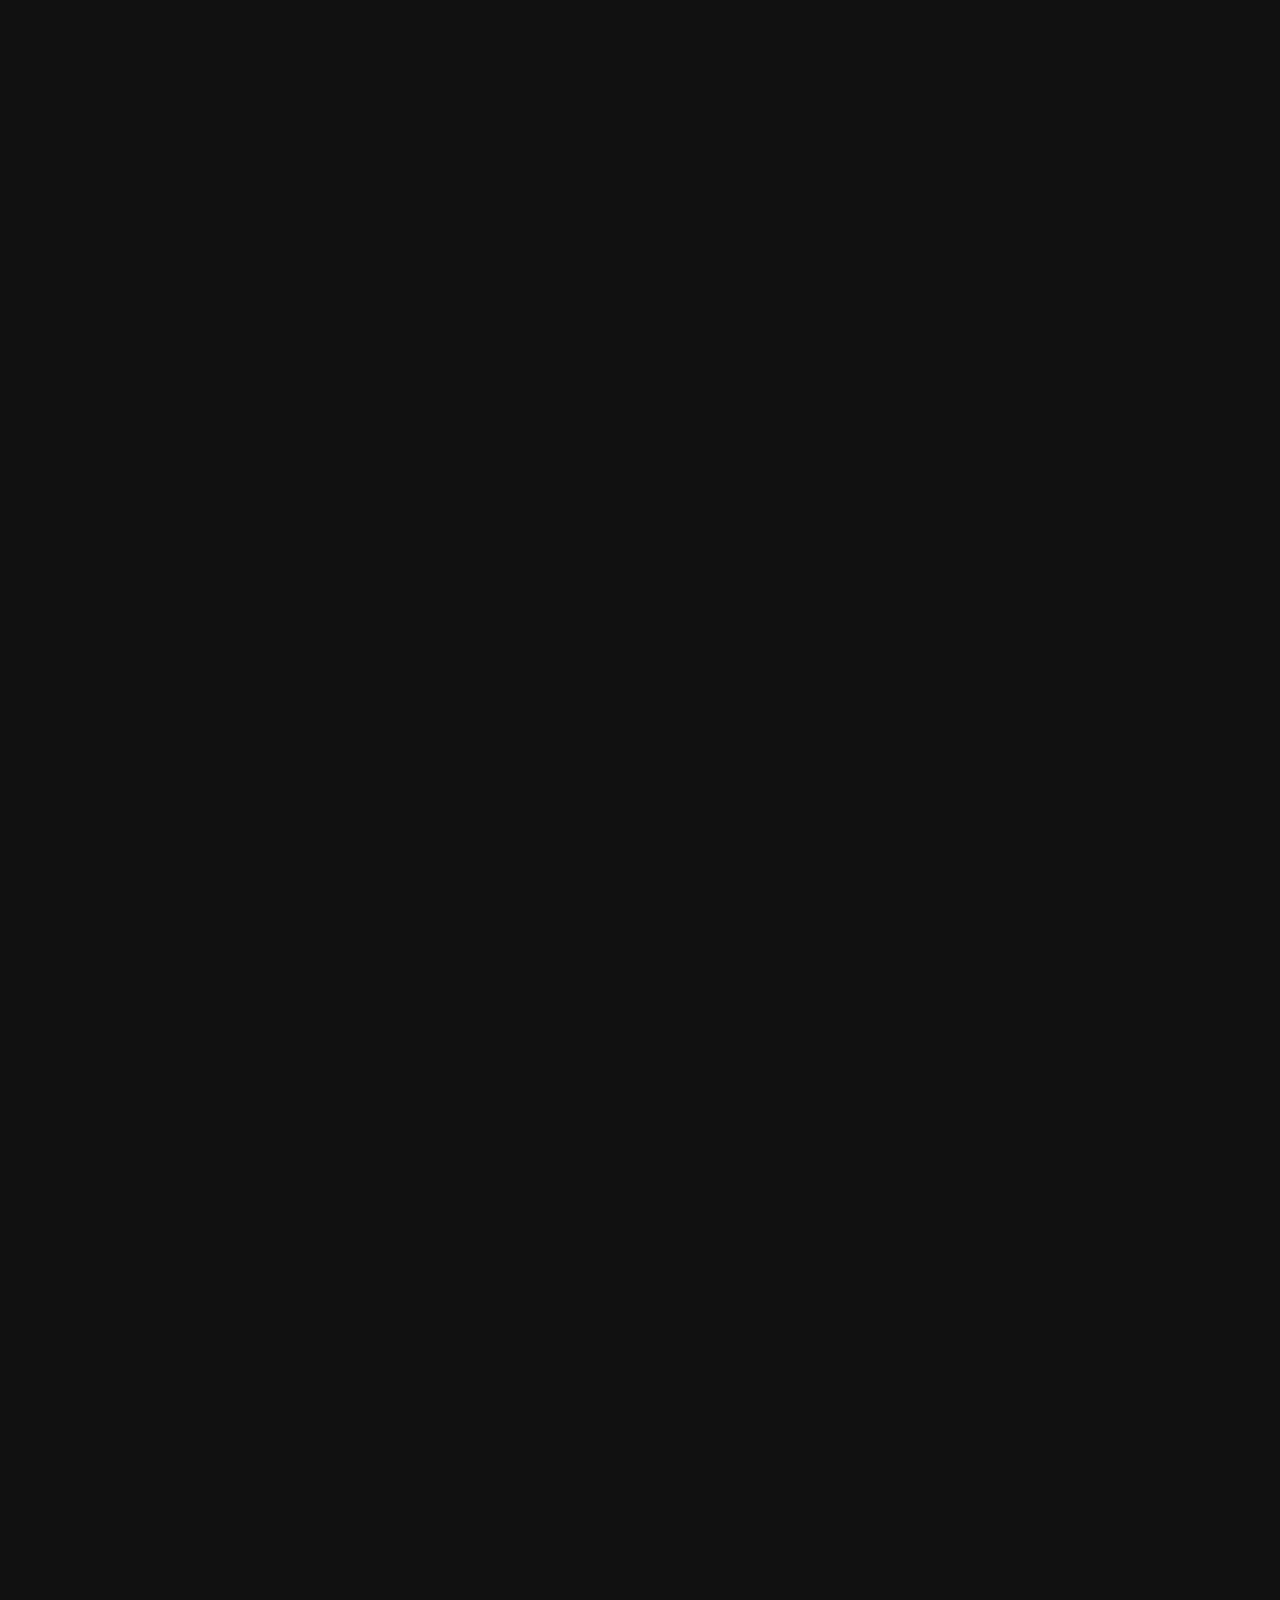
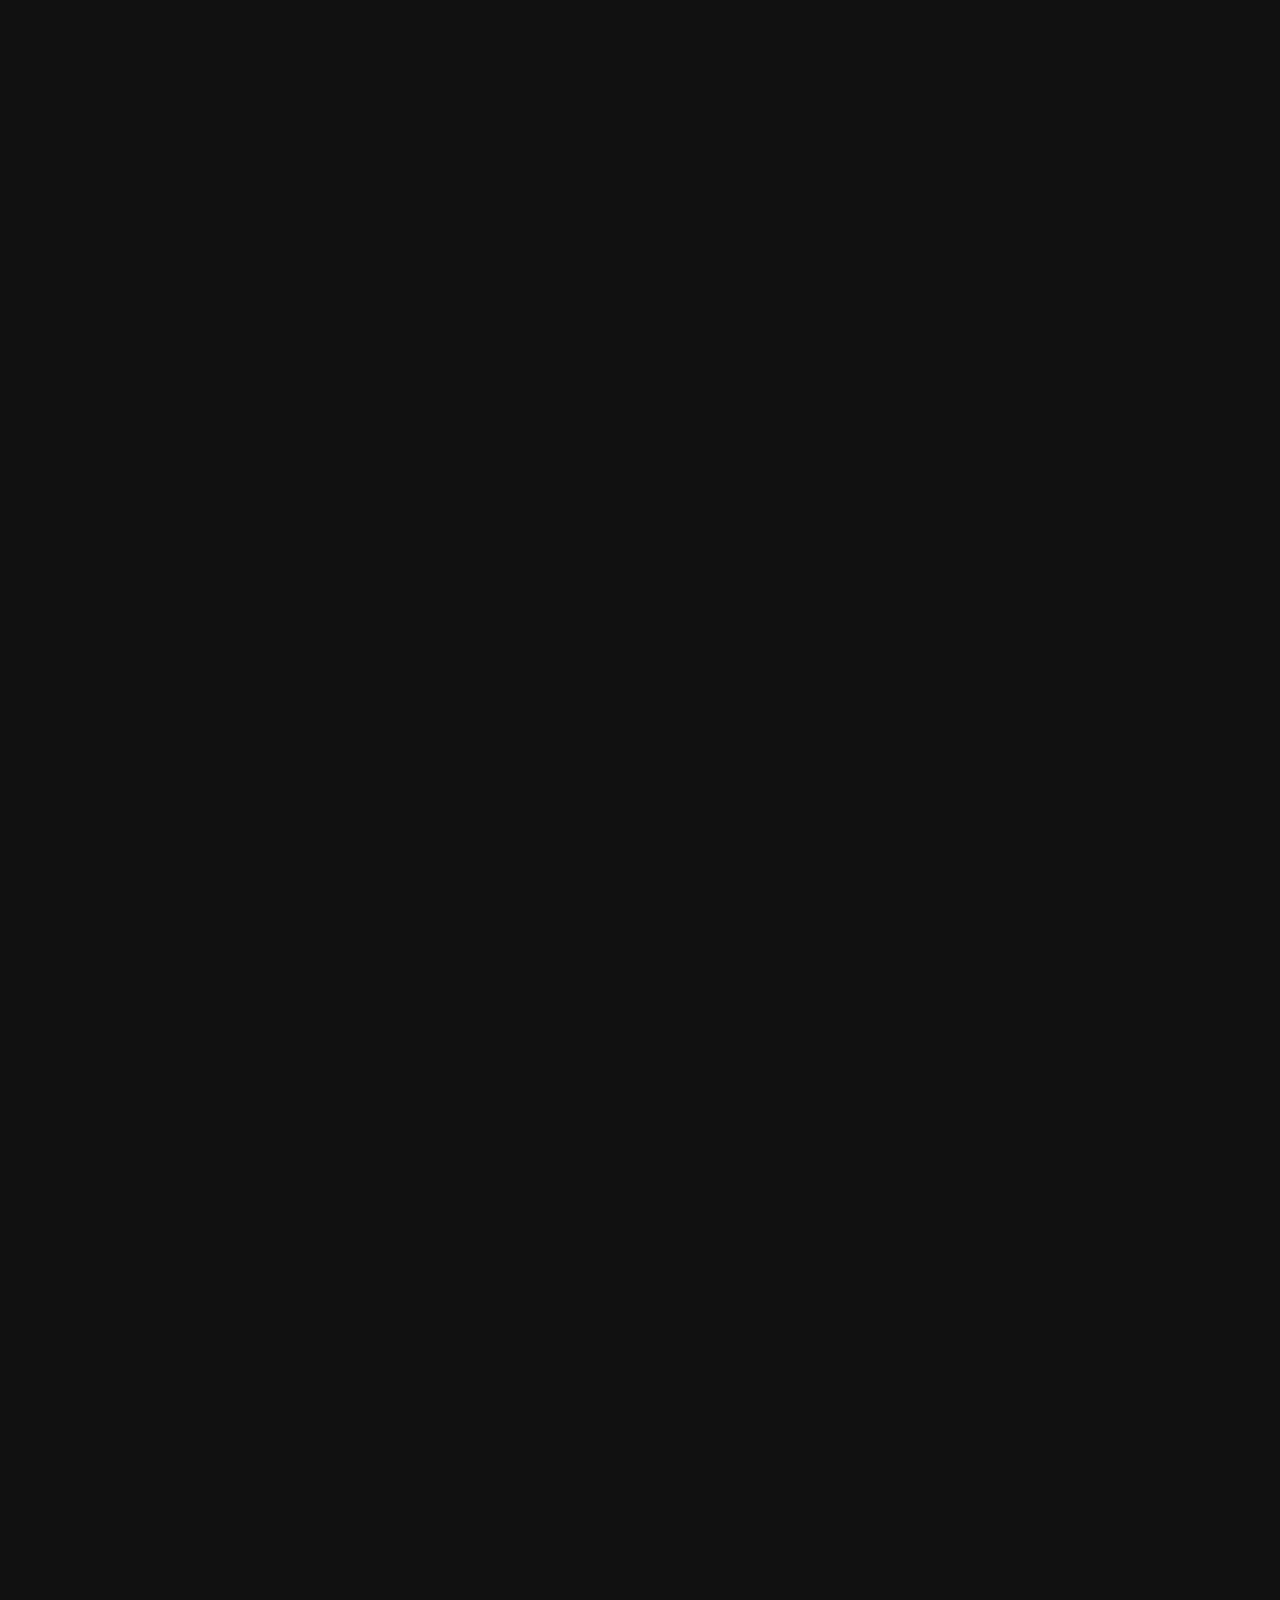
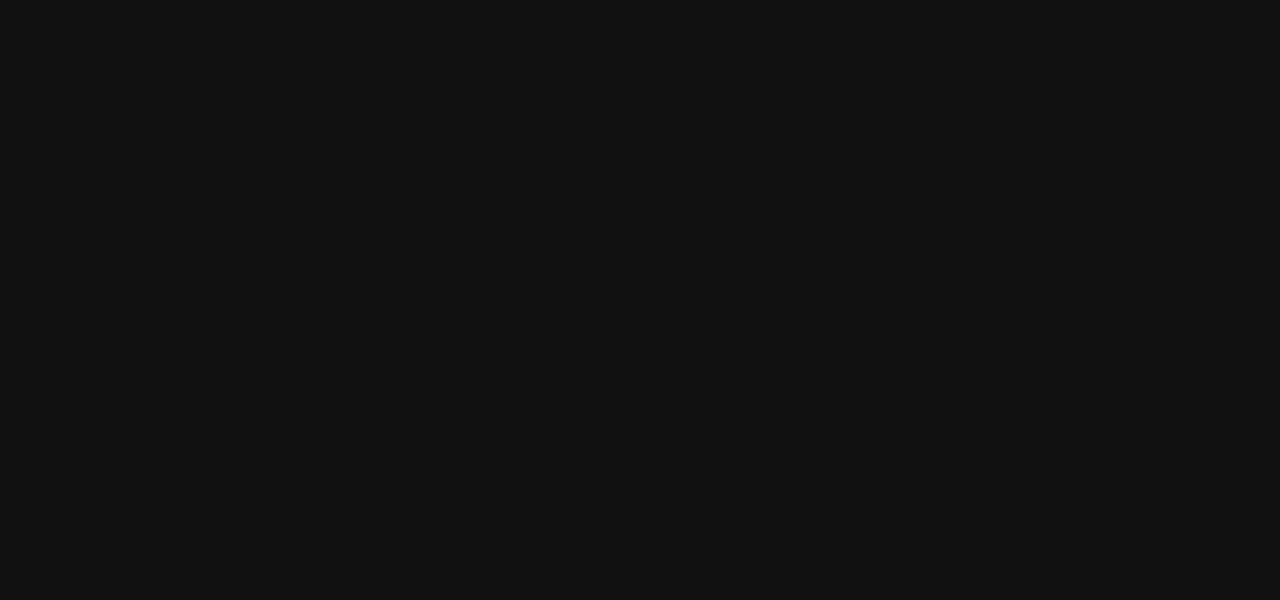
<file: index-HERO-SLIDER-PARALLAX.html>
<!DOCTYPE html>
<html lang="en">
  <head>
    <meta charset="utf-8" />
    <title>The Dive || The Template</title>
    <meta content="" name="description" />
    <meta content="" name="author" />
    <meta content="" name="keywords" />
    <meta
      content="height=device-height, width=device-width, initial-scale=1.0, minimum-scale=1.0, maximum-scale=1.0, user-scalable=no"
      name="viewport"
    />
    <!-- The Dive, The Template v1.2 || ex nihilo || October - November 2017 -->
    <!-- style start -->
    <link href="css/plugins.css" media="all" rel="stylesheet" type="text/css" />
    <link href="css/style.css" media="all" rel="stylesheet" type="text/css" />
    <!-- style end -->
    <!-- google fonts start -->
    <link
      href="http://fonts.googleapis.com/css?family=Raleway:100,200,300,400,500,600,700,800,900%7COswald:300,400,700"
      rel="stylesheet"
      type="text/css"
    />
    <!-- google fonts end -->
  </head>
  <body>
    <!-- preloader start -->
    <div class="preloader-bg"></div>
    <div id="preloader">
      <div id="preloader-status">
        <div class="preloader-position loader">
          <span></span>
        </div>
      </div>
    </div>
    <!-- preloader end -->
    <!-- logo start -->
    <a class="logo logo-light"> <div class="logo-img fadeIn-element"></div></a
    ><!-- logo end -->
    <!-- navigation start -->
    <div class="navigation-fire main-menu main-menu-light fadeIn-element">
      <span></span>
    </div>
    <nav class="navigation-menu">
      <!-- center container menu start -->
      <div class="center-container-menu">
        <!-- center block menu start -->
        <div class="center-block-menu">
          <ul class="brackets">
            <li>
              <a class="menu-state active" href="#home">Home</a>
            </li>
            <li>
              <a class="menu-state" href="#about">About</a>
            </li>
            <li>
              <a class="menu-state" href="#works">Works</a>
            </li>
            <li>
              <a class="menu-state" href="#services">Services</a>
            </li>
            <li>
              <a class="menu-state" href="#news">News</a>
            </li>
            <li class="last">
              <a class="menu-state" href="#contact">Contact</a>
            </li>
          </ul>
        </div>
        <!-- center block menu end -->
      </div>
      <!-- center container menu end -->
    </nav>
    <!-- navigation end -->
    <!-- fullPage start -->
    <div id="fullpage">
      <!-- section home start -->
      <div class="section" id="section0">
        <!-- hero bg start -->
        <div class="hero-fullscreen">
          <!-- parallax container start -->
          <div class="hero-bg parallax">
            <!-- swiper container start -->
            <div class="swiper-container">
              <!-- parallax bg start -->
              <div
                class="parallax-bg swiper-slide-parallax-bg overlay overlay-dark-70"
                data-swiper-parallax="-23%"
              ></div>
              <!-- parallax bg end --><!-- swiper wrapper start -->
              <div class="swiper-wrapper">
                <!-- swiper slide 1 start -->
                <div class="swiper-slide">
                  <div class="text fadeIn-element">
                    <span class="parallax-title" data-swiper-parallax="-300"
                      >Beauty / Fashion</span
                    >
                    <h4 class="parallax-main-title" data-swiper-parallax="-200">
                      Simplicity is complex
                    </h4>
                    <p class="parallax-text" data-swiper-parallax="-100">
                      Lorem ipsum dolor sit amet, consectetur adipiscing elit.
                      Cras in dui nec erat pulvinar fringilla nec vel nisi.
                      Proin lobortis nisi eu viverra
                      <a class="link-underline link-underline-light" href="#"
                        >convallis</a
                      >.
                    </p>
                  </div>
                </div>
              </div>
            </div>
            <!-- swiper container end -->
          </div>
          <!-- parallax container end -->
        </div>
        <!-- hero bg end -->
      </div>
      <!-- section home end -->
      <!-- section about start -->
      <div class="section" id="section1">
        <!-- section title start -->
        <div class="section-title-vertical">
          <span>About</span>
        </div>
        <!-- section title end -->
        <!-- container start -->
        <div class="container-fluid sections">
          <!-- row start -->
          <div class="row">
            <!-- col start -->
            <div class="col-md-6 col-sm-6 nopadding">
              <!-- slick left about start -->
              <div class="slick-left-about overlay overlay-inverse-dark-35">
                <!-- slick left about item img start -->
                <div class="img-fullwidth-wrapper">
                  <div
                    class="img-fullwidth img-fullwidth-all img-fullwidth-about-carousel"
                  ></div>
                </div>
                <!-- slick left about item img end -->
              </div>
              <!-- slick left about end -->
            </div>
            <!-- col end -->
            <!-- col start -->
            <div class="col-md-6 col-sm-6 nopadding">
              <!-- slick right about start -->
              <div class="slick-right-about">
                <!-- about content 1 start -->
                <div class="img-fullwidth-wrapper">
                  <div class="about-content">
                    <div class="about-content-inner">
                      <!-- main txt start -->
                      <div class="height-correction">
                        <div class="text-title">
                          <h4>
                            There is beauty<br />
                            in simplicity
                          </h4>
                        </div>
                        <div class="text-txt">
                          <p>
                            Lorem ipsum dolor sit amet, consectetur adipiscing
                            elit. Donec vestibulum libero nec erat pulvinar, sed
                            sollicitudin ex consectetur.
                          </p>
                        </div>
                        <div class="text-spacer">
                          <a class="c-btn inverse" href="#"
                            ><span>Read more</span></a
                          >
                        </div>
                      </div>
                      <!-- main txt end -->
                    </div>
                  </div>
                </div>
                <!-- about content 1 end -->
                <!-- about content 2 start -->
                <div class="img-fullwidth-wrapper">
                  <div class="about-content">
                    <div class="about-content-inner">
                      <!-- skills bar start -->
                      <h3>The Know-how</h3>
                      <div class="show-skillbar">
                        <!-- skill 1 start -->
                        <div class="skillbar" data-percent="95">
                          <span class="skillbar-title">Fashion</span>
                          <div class="skillbar-bar"></div>
                          <span class="skill-bar-percent"></span>
                        </div>
                        <!-- skill 1 end -->
                        <!-- skill 2 start -->
                        <div class="skillbar" data-percent="90">
                          <span class="skillbar-title">Fine-art</span>
                          <div class="skillbar-bar"></div>
                          <span class="skill-bar-percent"></span>
                        </div>
                        <!-- skill 2 end -->
                        <!-- skill 3 start -->
                        <div class="skillbar" data-percent="85">
                          <span class="skillbar-title">Documentary</span>
                          <div class="skillbar-bar"></div>
                          <span class="skill-bar-percent"></span>
                        </div>
                        <!-- skill 3 end -->
                        <!-- skill 4 start -->
                        <div class="skillbar" data-percent="76">
                          <span class="skillbar-title">Architectural</span>
                          <div class="skillbar-bar"></div>
                          <span class="skill-bar-percent"></span>
                        </div>
                        <!-- skill 4 end -->
                      </div>
                      <!-- skills bar end -->
                    </div>
                  </div>
                </div>
                <!-- about content 2 end -->
                <!-- about content 3 start -->
                <div class="img-fullwidth-wrapper">
                  <div class="about-content">
                    <div class="about-content-inner">
                      <!-- facts counter start -->
                      <h3>The Facts</h3>
                      <div class="facts-counter-wrapper">
                        <!-- col start -->
                        <div class="col-xs-6 col-sm-3">
                          <!-- fact 1 start -->
                          <div class="facts-counter-number">976</div>
                          <div class="facts-counter-description">
                            <i
                              class="ion-ios-briefcase-outline facts-counter-description-img"
                            ></i>
                            <span class="facts-counter-title"
                              >Completed Jobs</span
                            >
                          </div>
                          <!-- fact 1 end -->
                        </div>
                        <!-- col end -->
                        <!-- col start -->
                        <div class="col-xs-6 col-sm-3">
                          <!-- fact 2 start -->
                          <div class="facts-counter-number large">49</div>
                          <div class="facts-counter-description">
                            <i
                              class="ion-ios-wineglass-outline facts-counter-description-img large"
                            ></i>
                            <span class="facts-counter-title large"
                              >Clients Served</span
                            >
                          </div>
                          <!-- fact 2 end -->
                        </div>
                        <!-- col end -->
                        <!-- clearfix start -->
                        <div class="clearfix visible-xs-block"></div>
                        <!-- clearfix end -->
                        <!-- col start -->
                        <div class="col-xs-6 col-sm-3">
                          <!-- fact 3 start -->
                          <div class="facts-counter-number large">195</div>
                          <div class="facts-counter-description">
                            <i
                              class="ion-ios-world-outline facts-counter-description-img large"
                            ></i>
                            <span class="facts-counter-title large"
                              >States Reached</span
                            >
                          </div>
                          <!-- fact 3 end -->
                        </div>
                        <!-- col end -->
                        <!-- col start -->
                        <div class="col-xs-6 col-sm-3">
                          <!-- fact 4 start -->
                          <div class="facts-counter-number">1976</div>
                          <div class="facts-counter-description">
                            <i
                              class="ion-ios-photos-outline facts-counter-description-img"
                            ></i>
                            <span class="facts-counter-title"
                              >Photos Taken</span
                            >
                          </div>
                          <!-- fact 4 end -->
                        </div>
                        <!-- col end -->
                      </div>
                      <!-- facts counter end -->
                    </div>
                  </div>
                </div>
                <!-- about content 3 end -->
                <!-- about content 4 start -->
                <div class="img-fullwidth-wrapper">
                  <div class="about-content">
                    <div
                      class="about-content-inner about-content-inner-testimonials"
                    >
                      <!-- testimonials start -->
                      <div
                        class="text-title text-title-secondary text-title-secondary-testimonials"
                      >
                        <h4>Testimonials</h4>
                      </div>
                      <div class="owl-carousel" id="testimonials-carousel">
                        <!-- testimonials quote 1 start -->
                        <div class="testimonials-quote">
                          <div class="testimonials-quote-img">
                            <img
                              alt="Testimonials image"
                              class="testimonials-quote-img"
                              src="img/testimonials/testimonials-quote-img-1.jpg"
                            />
                          </div>
                          <p>
                            <span
                              class="section-testimonials quote-mark-l ion-quote"
                            ></span
                            >Lorem ipsum dolor sit amet, consectetur adipiscing
                            elit. Integer fermentum nibh et metus
                            facilisis.<span
                              class="section-testimonials quote-mark-r ion-quote"
                            ></span>
                          </p>
                          <div class="testimonials-signature">C. Eastwood</div>
                        </div>
                        <!-- testimonials quote 1 end -->
                        <!-- testimonials quote 2 start -->
                        <div class="testimonials-quote">
                          <div class="testimonials-quote-img">
                            <img
                              alt="Testimonials image"
                              class="testimonials-quote-img"
                              src="img/testimonials/testimonials-quote-img-2.jpg"
                            />
                          </div>
                          <p>
                            <span
                              class="section-testimonials quote-mark-l ion-quote"
                            ></span
                            >Vivamus scelerisque velit nec gravida ornare. Nam
                            egestas purus eget sagittis tempor.<span
                              class="section-testimonials quote-mark-r ion-quote"
                            ></span>
                          </p>
                          <div class="testimonials-signature">R. Redford</div>
                        </div>
                        <!-- testimonials quote 2 end -->
                        <!-- testimonials quote 3 start -->
                        <div class="testimonials-quote">
                          <div class="testimonials-quote-img">
                            <img
                              alt="Testimonials image"
                              class="testimonials-quote-img"
                              src="img/testimonials/testimonials-quote-img-3.jpg"
                            />
                          </div>
                          <p>
                            <span
                              class="section-testimonials quote-mark-l ion-quote"
                            ></span
                            >Duis ac massa at neque scelerisque finibus vel sed
                            erat. Sed vulputate nisl vitae elit laoreet.<span
                              class="section-testimonials quote-mark-r ion-quote"
                            ></span>
                          </p>
                          <div class="testimonials-signature">K.W. Wong</div>
                        </div>
                        <!-- testimonials quote 3 end -->
                        <!-- testimonials quote 4 start -->
                        <div class="testimonials-quote">
                          <div class="testimonials-quote-img">
                            <img
                              alt="Testimonials image"
                              class="testimonials-quote-img"
                              src="img/testimonials/testimonials-quote-img-4.jpg"
                            />
                          </div>
                          <p>
                            <span
                              class="section-testimonials quote-mark-l ion-quote"
                            ></span>
                            Vivamus consectetur commodo enim, ut accumsan mauris
                            interdum quis. Donec et euismod.<span
                              class="section-testimonials quote-mark-r ion-quote"
                            ></span>
                          </p>
                          <div class="testimonials-signature">T. Scott</div>
                        </div>
                        <!-- testimonials quote 4 end -->
                      </div>
                      <!-- testimonials end -->
                    </div>
                  </div>
                </div>
                <!-- about content 4 end -->
              </div>
              <!-- slick right about end -->
            </div>
            <!-- col end -->
          </div>
          <!-- row end -->
        </div>
        <!-- container end -->
      </div>
      <!-- section about end -->
      <!-- section works start -->
      <div class="section" id="section2">
        <!-- section title start -->
        <div class="section-title-vertical right-side">
          <span>Works</span>
        </div>
        <!-- section title end -->
        <!-- works IMG carousel start -->
        <div class="works-page-img-wrapper">
          <div class="owl-carousel" id="works-page-img-carousel">
            <!-- works IMG carousel item start -->
            <div class="works-page-img-carousel-item">
              <!-- works IMG carousel item 1 start -->
              <div
                class="works-page-img-carousel-item-1 overlay overlay-inverse-dark-35"
              >
                <div class="works-page-img-carousel-wrapper">
                  <div class="works-page-img-carousel-text">
                    <div class="works-page-img-carousel-heading">
                      Beauty / Fashion
                    </div>
                    <div class="works-page-img-carousel-title">
                      <h4>
                        Simplicity<br />
                        is complex
                      </h4>
                    </div>
                    <div class="works-page-img-carousel-content">
                      <div class="works-page-img-carousel-spacer-top"></div>
                      <a
                        class="c-btn inverse popup-photo"
                        href="img/works/works-large/works-page-img-carousel-item-large-1.jpg"
                        title="Simplicity is complex"
                        ><span>View image</span></a
                      >
                    </div>
                  </div>
                </div>
              </div>
              <!-- works IMG carousel item 1 end -->
              <!-- works IMG carousel item 2 start -->
              <div
                class="works-page-img-carousel-item-2 overlay overlay-inverse-dark-35"
              >
                <div class="works-page-img-carousel-wrapper">
                  <div class="works-page-img-carousel-text">
                    <div class="works-page-img-carousel-heading">
                      People / Life
                    </div>
                    <div class="works-page-img-carousel-title">
                      <h4>
                        Design<br />
                        is a process
                      </h4>
                    </div>
                    <div class="works-page-img-carousel-content">
                      <div class="works-page-img-carousel-spacer-top"></div>
                      <a
                        class="c-btn inverse popup-photo"
                        href="img/works/works-large/works-page-img-carousel-item-large-2.jpg"
                        title="Design is a process"
                        ><span>View image</span></a
                      >
                    </div>
                  </div>
                </div>
              </div>
              <!-- works IMG carousel item 2 end -->
            </div>
            <!-- works IMG carousel item end -->
            <!-- works IMG carousel item start -->
            <div class="works-page-img-carousel-item">
              <!-- works IMG carousel item 3 start -->
              <div
                class="works-page-img-carousel-item-3 overlay overlay-inverse-dark-35"
              >
                <div class="works-page-img-carousel-wrapper">
                  <div class="works-page-img-carousel-text">
                    <div class="works-page-img-carousel-heading">
                      Royalty / Stock
                    </div>
                    <div class="works-page-img-carousel-title">
                      <h4>
                        Aesthetic<br />
                        is a decision
                      </h4>
                    </div>
                    <div class="works-page-img-carousel-content">
                      <div class="works-page-img-carousel-spacer-top"></div>
                      <a
                        class="c-btn inverse popup-youtube"
                        href="https://www.youtube.com/watch?v=r8j-MWq4HZc"
                        ><span>Watch video</span></a
                      >
                    </div>
                  </div>
                </div>
              </div>
              <!-- works IMG carousel item 3 end -->
              <!-- works IMG carousel item 4 start -->
              <div
                class="works-page-img-carousel-item-4 overlay overlay-inverse-dark-35"
              >
                <div class="works-page-img-carousel-wrapper">
                  <div class="works-page-img-carousel-text">
                    <div class="works-page-img-carousel-heading">
                      Culture / Travel
                    </div>
                    <div class="works-page-img-carousel-title">
                      <h4>
                        Style<br />
                        is everything
                      </h4>
                    </div>
                    <div class="works-page-img-carousel-content">
                      <div class="works-page-img-carousel-spacer-top"></div>
                      <a
                        class="c-btn inverse popup-vimeo"
                        href="https://vimeo.com/95515307"
                        ><span>Watch video</span></a
                      >
                    </div>
                  </div>
                </div>
              </div>
              <!-- works IMG carousel item 4 end -->
            </div>
            <!-- works IMG carousel item end -->
            <!-- works IMG carousel item start -->
            <div class="works-page-img-carousel-item">
              <!-- works IMG carousel item 5 start -->
              <div
                class="works-page-img-carousel-item-5 overlay overlay-inverse-dark-35"
              >
                <div class="works-page-img-carousel-wrapper">
                  <div class="works-page-img-carousel-text">
                    <div class="works-page-img-carousel-heading">
                      Beauty / Fashion
                    </div>
                    <div class="works-page-img-carousel-title">
                      <h4>
                        Simplicity<br />
                        is complex
                      </h4>
                    </div>
                    <div class="works-page-img-carousel-content">
                      <div class="works-page-img-carousel-spacer-top"></div>
                      <a
                        class="c-btn inverse popup-photo"
                        href="img/works/works-large/works-page-img-carousel-item-large-5.jpg"
                        title="Simplicity is complex"
                        ><span>View image</span></a
                      >
                    </div>
                  </div>
                </div>
              </div>
              <!-- works IMG carousel item 5 end -->
              <!-- works IMG carousel item 6 start -->
              <div
                class="works-page-img-carousel-item-6 overlay overlay-inverse-dark-35"
              >
                <div class="works-page-img-carousel-wrapper">
                  <div class="works-page-img-carousel-text">
                    <div class="works-page-img-carousel-heading">
                      People / Life
                    </div>
                    <div class="works-page-img-carousel-title">
                      <h4>
                        Design<br />
                        is a process
                      </h4>
                    </div>
                    <div class="works-page-img-carousel-content">
                      <div class="works-page-img-carousel-spacer-top"></div>
                      <a
                        class="c-btn inverse popup-photo"
                        href="img/works/works-large/works-page-img-carousel-item-large-6.jpg"
                        title="Design is a process"
                        ><span>View image</span></a
                      >
                    </div>
                  </div>
                </div>
              </div>
              <!-- works IMG carousel item 6 end -->
            </div>
            <!-- works IMG carousel item end -->
            <!-- works IMG carousel item start -->
            <div class="works-page-img-carousel-item">
              <!-- works IMG carousel item 7 start -->
              <div
                class="works-page-img-carousel-item-7 overlay overlay-inverse-dark-35"
              >
                <div class="works-page-img-carousel-wrapper">
                  <div class="works-page-img-carousel-text">
                    <div class="works-page-img-carousel-heading">
                      Royalty / Stock
                    </div>
                    <div class="works-page-img-carousel-title">
                      <h4>
                        Aesthetic<br />
                        is a decision
                      </h4>
                    </div>
                    <div class="works-page-img-carousel-content">
                      <div class="works-page-img-carousel-spacer-top"></div>
                      <a
                        class="c-btn inverse popup-photo"
                        href="img/works/works-large/works-page-img-carousel-item-large-7.jpg"
                        title="Aesthetic is a decision"
                        ><span>View image</span></a
                      >
                    </div>
                  </div>
                </div>
              </div>
              <!-- works IMG carousel item 7 end -->
              <!-- works IMG carousel item 8 start -->
              <div
                class="works-page-img-carousel-item-8 overlay overlay-inverse-dark-35"
              >
                <div class="works-page-img-carousel-wrapper">
                  <div class="works-page-img-carousel-text">
                    <div class="works-page-img-carousel-heading">
                      Culture / Travel
                    </div>
                    <div class="works-page-img-carousel-title">
                      <h4>
                        Style<br />
                        is everything
                      </h4>
                    </div>
                    <div class="works-page-img-carousel-content">
                      <div class="works-page-img-carousel-spacer-top"></div>
                      <a
                        class="c-btn inverse popup-photo"
                        href="img/works/works-large/works-page-img-carousel-item-large-8.jpg"
                        title="Style is everything"
                        ><span>View image</span></a
                      >
                    </div>
                  </div>
                </div>
              </div>
              <!-- works IMG carousel item 8 end -->
            </div>
            <!-- works IMG carousel item end -->
            <!-- works IMG carousel item start -->
            <div class="works-page-img-carousel-item">
              <!-- works IMG carousel item 9 start -->
              <div
                class="works-page-img-carousel-item-9 overlay overlay-inverse-dark-35"
              >
                <div class="works-page-img-carousel-wrapper">
                  <div class="works-page-img-carousel-text">
                    <div class="works-page-img-carousel-heading">
                      Beauty / Fashion
                    </div>
                    <div class="works-page-img-carousel-title">
                      <h4>
                        Simplicity<br />
                        is complex
                      </h4>
                    </div>
                    <div class="works-page-img-carousel-content">
                      <div class="works-page-img-carousel-spacer-top"></div>
                      <a
                        class="c-btn inverse popup-youtube"
                        href="https://www.youtube.com/watch?v=r8j-MWq4HZc"
                        ><span>Watch video</span></a
                      >
                    </div>
                  </div>
                </div>
              </div>
              <!-- works IMG carousel item 9 end -->
              <!-- works IMG carousel item 10 start -->
              <div
                class="works-page-img-carousel-item-10 overlay overlay-inverse-dark-35"
              >
                <div class="works-page-img-carousel-wrapper">
                  <div class="works-page-img-carousel-text">
                    <div class="works-page-img-carousel-heading">
                      People / Life
                    </div>
                    <div class="works-page-img-carousel-title">
                      <h4>
                        Design<br />
                        is a process
                      </h4>
                    </div>
                    <div class="works-page-img-carousel-content">
                      <div class="works-page-img-carousel-spacer-top"></div>
                      <a
                        class="c-btn inverse popup-vimeo"
                        href="https://vimeo.com/95515307"
                        ><span>Watch video</span></a
                      >
                    </div>
                  </div>
                </div>
              </div>
              <!-- works IMG carousel item 10 end -->
            </div>
            <!-- works IMG carousel item end -->
            <!-- works IMG carousel item start -->
            <div class="works-page-img-carousel-item">
              <!-- works IMG carousel item 11 start -->
              <div
                class="works-page-img-carousel-item-11 overlay overlay-inverse-dark-35"
              >
                <div class="works-page-img-carousel-wrapper">
                  <div class="works-page-img-carousel-text">
                    <div class="works-page-img-carousel-heading">
                      Royalty / Stock
                    </div>
                    <div class="works-page-img-carousel-title">
                      <h4>
                        Aesthetic<br />
                        is a decision
                      </h4>
                    </div>
                    <div class="works-page-img-carousel-content">
                      <div class="works-page-img-carousel-spacer-top"></div>
                      <a
                        class="c-btn inverse popup-photo"
                        href="img/works/works-large/works-page-img-carousel-item-large-11.jpg"
                        title="Aesthetic is a decision"
                        ><span>View image</span></a
                      >
                    </div>
                  </div>
                </div>
              </div>
              <!-- works IMG carousel item 11 end -->
              <!-- works IMG carousel item 12 start -->
              <div
                class="works-page-img-carousel-item-12 overlay overlay-inverse-dark-35"
              >
                <div class="works-page-img-carousel-wrapper">
                  <div class="works-page-img-carousel-text">
                    <div class="works-page-img-carousel-heading">
                      Culture / Travel
                    </div>
                    <div class="works-page-img-carousel-title">
                      <h4>
                        Style<br />
                        is everything
                      </h4>
                    </div>
                    <div class="works-page-img-carousel-content">
                      <div class="works-page-img-carousel-spacer-top"></div>
                      <a
                        class="c-btn inverse popup-photo"
                        href="img/works/works-large/works-page-img-carousel-item-large-12.jpg"
                        title="Style is everything"
                        ><span>View image</span></a
                      >
                    </div>
                  </div>
                </div>
              </div>
              <!-- works IMG carousel item 12 end -->
            </div>
            <!-- works IMG carousel item end -->
          </div>
        </div>
        <!-- works IMG carousel end -->
      </div>
      <!-- section works end -->
      <!-- section services start -->
      <div class="section" id="section3">
        <!-- section title start -->
        <div class="section-title-vertical">
          <span>Services</span>
        </div>
        <!-- section title end -->
        <!-- container start -->
        <div class="container-fluid sections">
          <!-- row start -->
          <div class="row">
            <!-- col start -->
            <div class="col-md-6 col-sm-6 nopadding">
              <!-- slick services start -->
              <div class="slick-services overlay overlay-inverse-dark-35">
                <!-- services carousel item 1 img start -->
                <div class="img-fullwidth-wrapper">
                  <div
                    class="img-fullwidth img-fullwidth-all img-fullwidth-services-carousel-1"
                  ></div>
                </div>
                <!-- services carousel item 1 img end -->
                <!-- services carousel item 2 img start -->
                <div class="img-fullwidth-wrapper">
                  <div
                    class="img-fullwidth img-fullwidth-all img-fullwidth-services-carousel-2"
                  ></div>
                </div>
                <!-- services carousel item 2 img end -->
                <!-- services carousel item 3 img start -->
                <div class="img-fullwidth-wrapper">
                  <div
                    class="img-fullwidth img-fullwidth-all img-fullwidth-services-carousel-3"
                  ></div>
                </div>
                <!-- services carousel item 3 img end -->
              </div>
              <!-- slick services end -->
            </div>
            <!-- col end -->
            <!-- col start -->
            <div class="col-md-6 col-sm-6 nopadding">
              <!-- services container start -->
              <div class="services-container dark-logo">
                <div class="blockquote">
                  <!-- center container start -->
                  <div class="center-container">
                    <!-- center block start -->
                    <div class="center-block">
                      <div class="services-wrapper">
                        <div class="services-accordion">
                          <ul>
                            <li>
                              <span>Branding</span>
                              <ul>
                                <li>
                                  <a href="#">Branding Campaigns</a>
                                </li>
                                <li>
                                  <a href="#">Customer Surveys</a>
                                </li>
                                <li>
                                  <a href="#">Advertising Campaigns</a>
                                </li>
                              </ul>
                            </li>
                            <li>
                              <span>Photography</span>
                              <ul>
                                <li>
                                  <a href="#">Commercial / Stock</a>
                                </li>
                                <li>
                                  <a href="#">Beauty / Fashion</a>
                                </li>
                                <li>
                                  <a href="#">Nature / Landscapes</a>
                                </li>
                              </ul>
                            </li>
                            <li>
                              <span>Brand Identity</span>
                              <ul>
                                <li>
                                  <a href="#">Colors</a>
                                </li>
                                <li>
                                  <a href="#">Design</a>
                                </li>
                                <li>
                                  <a href="#">Logotype</a>
                                </li>
                              </ul>
                            </li>
                          </ul>
                        </div>
                      </div>
                    </div>
                    <!-- center block end -->
                  </div>
                  <!-- center container end -->
                </div>
              </div>
              <!-- services container end -->
            </div>
            <!-- col end -->
          </div>
          <!-- row end -->
        </div>
        <!-- container end -->
      </div>
      <!-- section services end -->
      <!-- section news start -->
      <div class="section" id="section4">
        <!-- section title start -->
        <div class="section-title-vertical right-side">
          <span>News</span>
        </div>
        <!-- section title end -->
        <!-- news IMG carousel start -->
        <div class="news-page-img-wrapper">
          <div class="owl-carousel" id="news-page-img-carousel">
            <!-- news IMG carousel item 1 start -->
            <div class="news-page-img-carousel-item">
              <div
                class="news-page-img-carousel-item-1 overlay overlay-inverse-dark-35"
              >
                <div class="news-page-img-carousel-wrapper">
                  <div class="news-page-img-carousel-text">
                    <div class="news-page-img-carousel-heading">
                      Beauty / Fashion
                    </div>
                    <div class="news-page-img-carousel-title">
                      <h4>
                        Simplicity<br />
                        is complex
                      </h4>
                    </div>
                    <div class="news-page-img-carousel-content">
                      <div class="news-page-img-carousel-spacer-top"></div>
                      <p>
                        Lorem ipsum dolor sit amet, consectetur adipiscing elit.
                        Pellentesque nec scelerisque nunc. Interdum et malesuada
                        fames ac ante ipsum primis in faucibus.
                      </p>
                      <div class="news-page-img-carousel-spacer-bottom">
                        <a
                          class="c-btn c-btn-news inverse toggle-news-content-1"
                          ><span>Read more</span></a
                        >
                      </div>
                    </div>
                  </div>
                </div>
              </div>
            </div>
            <!-- news IMG carousel item 1 end -->
            <!-- news IMG carousel item 2 start -->
            <div class="news-page-img-carousel-item">
              <div
                class="news-page-img-carousel-item-2 overlay overlay-inverse-dark-35"
              >
                <div class="news-page-img-carousel-wrapper">
                  <div class="news-page-img-carousel-text">
                    <div class="news-page-img-carousel-heading">
                      People / Life
                    </div>
                    <div class="news-page-img-carousel-title">
                      <h4>
                        Design<br />
                        is a process
                      </h4>
                    </div>
                    <div class="news-page-img-carousel-content">
                      <div class="news-page-img-carousel-spacer-top"></div>
                      <p>
                        Morbi hendrerit orci aliquet augue eleifend, ac gravida
                        turpis rutrum. Suspendisse suscipit dui eu lorem
                        pharetra egestas. Nunc nec eleifend libero.
                      </p>
                      <div class="news-page-img-carousel-spacer-bottom">
                        <a
                          class="c-btn c-btn-news inverse toggle-news-content-2"
                          ><span>Read more</span></a
                        >
                      </div>
                    </div>
                  </div>
                </div>
              </div>
            </div>
            <!-- news IMG carousel item 2 end -->
            <!-- news IMG carousel item 3 start -->
            <div class="news-page-img-carousel-item">
              <div
                class="news-page-img-carousel-item-3 overlay overlay-inverse-dark-35"
              >
                <div class="news-page-img-carousel-wrapper">
                  <div class="news-page-img-carousel-text">
                    <div class="news-page-img-carousel-heading">
                      Royalty / Stock
                    </div>
                    <div class="news-page-img-carousel-title">
                      <h4>
                        Aesthetic<br />
                        is a decision
                      </h4>
                    </div>
                    <div class="news-page-img-carousel-content">
                      <div class="news-page-img-carousel-spacer-top"></div>
                      <p>
                        Suspendisse sit amet imperdiet sem. Vivamus sit amet
                        lorem interdum, aliquet metus quis, fermentum velit.
                        Phasellus ullamcorper, ante ac semper congue.
                      </p>
                      <div class="news-page-img-carousel-spacer-bottom">
                        <a
                          class="c-btn c-btn-news inverse toggle-news-content-3"
                          ><span>Read more</span></a
                        >
                      </div>
                    </div>
                  </div>
                </div>
              </div>
            </div>
            <!-- news IMG carousel item 3 end -->
            <!-- news IMG carousel item 4 start -->
            <div class="news-page-img-carousel-item">
              <div
                class="news-page-img-carousel-item-4 overlay overlay-inverse-dark-35"
              >
                <div class="news-page-img-carousel-wrapper">
                  <div class="news-page-img-carousel-text">
                    <div class="news-page-img-carousel-heading">
                      Culture / Travel
                    </div>
                    <div class="news-page-img-carousel-title">
                      <h4>
                        Style<br />
                        is everything
                      </h4>
                    </div>
                    <div class="news-page-img-carousel-content">
                      <div class="news-page-img-carousel-spacer-top"></div>
                      <p>
                        In nibh nisi, blandit eget accumsan et, lobortis ac
                        tellus. Vestibulum feugiat tellus a turpis consectetur
                        pretium. Donec et ante odio. Vestibulum eu accumsan
                        nisl.
                      </p>
                      <div class="news-page-img-carousel-spacer-bottom">
                        <a
                          class="c-btn c-btn-news inverse toggle-news-content-4"
                          ><span>Read more</span></a
                        >
                      </div>
                    </div>
                  </div>
                </div>
              </div>
            </div>
            <!-- news IMG carousel item 4 end -->
          </div>
        </div>
        <!-- news IMG carousel end -->
        <!-- news MORE carousel item 1 start -->
        <div
          class="panel-left-1 panel-left-bg-1 overlay overlay-inverse-dark-35"
        ></div>
        <div class="panel-right panel-right-1">
          <!-- center container start -->
          <div class="center-container">
            <!-- center block start -->
            <div class="center-block">
              <!-- news MORE carousel content 1 start -->
              <div class="img-fullwidth-wrapper">
                <div class="about-content">
                  <div class="about-content-inner">
                    <!-- main txt start -->
                    <div class="height-correction">
                      <div class="text-title text-title-dark">
                        <div
                          class="news-page-img-carousel-heading news-page-img-carousel-heading-dark"
                        >
                          <span>Tuesday, October 10, 2017</span> Beauty /
                          Fashion
                        </div>
                        <h4>
                          Simplicity<br />
                          is complex
                        </h4>
                      </div>
                      <div class="text-txt text-txt-dark">
                        <p>
                          Lorem ipsum dolor sit amet, consectetur adipiscing
                          elit. Donec vestibulum libero nec erat pulvinar, sed
                          sollicitudin ex consectetur.
                        </p>
                      </div>
                      <div class="text-spacer">
                        <a
                          class="c-btn inverse-dark toggle-news-content-1"
                          href="javascript:void(0)"
                          ><span>Close</span></a
                        >
                      </div>
                    </div>
                    <!-- main txt end -->
                  </div>
                </div>
              </div>
              <!-- news MORE carousel content 1 end -->
            </div>
            <!-- center block end -->
          </div>
          <!-- center container end -->
        </div>
        <!-- news MORE carousel item 1 end -->
        <!-- news MORE carousel item 2 start -->
        <div
          class="panel-left-2 panel-left-bg-2 overlay overlay-inverse-dark-35"
        ></div>
        <div class="panel-right panel-right-2">
          <!-- center container start -->
          <div class="center-container">
            <!-- center block start -->
            <div class="center-block">
              <!-- news MORE carousel content 2 start -->
              <div class="img-fullwidth-wrapper">
                <div class="about-content">
                  <div class="about-content-inner">
                    <!-- main txt start -->
                    <div class="height-correction">
                      <div class="text-title text-title-dark">
                        <div
                          class="news-page-img-carousel-heading news-page-img-carousel-heading-dark"
                        >
                          <span>Wednesday, October 11, 2017</span> People / Life
                        </div>
                        <h4>
                          Design<br />
                          is a process
                        </h4>
                      </div>
                      <div class="text-txt text-txt-dark">
                        <p>
                          Lorem ipsum dolor sit amet, consectetur adipiscing
                          elit. Donec vestibulum libero nec erat pulvinar, sed
                          sollicitudin ex consectetur.
                        </p>
                      </div>
                      <div class="text-spacer">
                        <a
                          class="c-btn inverse-dark toggle-news-content-2"
                          href="javascript:void(0)"
                          ><span>Close</span></a
                        >
                      </div>
                    </div>
                    <!-- main txt end -->
                  </div>
                </div>
              </div>
              <!-- news MORE carousel content 2 end -->
            </div>
            <!-- center block end -->
          </div>
          <!-- center container end -->
        </div>
        <!-- news MORE carousel item 2 end -->
        <!-- news MORE carousel item 3 start -->
        <div
          class="panel-left-3 panel-left-bg-3 overlay overlay-inverse-dark-35"
        ></div>
        <div class="panel-right panel-right-3">
          <!-- center container start -->
          <div class="center-container">
            <!-- center block start -->
            <div class="center-block">
              <!-- news MORE carousel content 3 start -->
              <div class="img-fullwidth-wrapper">
                <div class="about-content">
                  <div class="about-content-inner">
                    <!-- main txt start -->
                    <div class="height-correction">
                      <div class="text-title text-title-dark">
                        <div
                          class="news-page-img-carousel-heading news-page-img-carousel-heading-dark"
                        >
                          <span>Thursday, October 12, 2017</span> Royalty /
                          Stock
                        </div>
                        <h4>
                          Aesthetic<br />
                          is a decision
                        </h4>
                      </div>
                      <div class="text-txt text-txt-dark">
                        <p>
                          Lorem ipsum dolor sit amet, consectetur adipiscing
                          elit. Donec vestibulum libero nec erat pulvinar, sed
                          sollicitudin ex consectetur.
                        </p>
                      </div>
                      <div class="text-spacer">
                        <a
                          class="c-btn inverse-dark toggle-news-content-3"
                          href="javascript:void(0)"
                          ><span>Close</span></a
                        >
                      </div>
                    </div>
                    <!-- main txt end -->
                  </div>
                </div>
              </div>
              <!-- news MORE carousel content 3 end -->
            </div>
            <!-- center block end -->
          </div>
          <!-- center container end -->
        </div>
        <!-- news MORE carousel item 3 end -->
        <!-- news MORE carousel item 4 start -->
        <div
          class="panel-left-4 panel-left-bg-4 overlay overlay-inverse-dark-35"
        ></div>
        <div class="panel-right panel-right-4">
          <!-- center container start -->
          <div class="center-container">
            <!-- center block start -->
            <div class="center-block">
              <!-- news MORE carousel content 4 start -->
              <div class="img-fullwidth-wrapper">
                <div class="about-content">
                  <div class="about-content-inner">
                    <!-- main txt start -->
                    <div class="height-correction">
                      <div class="text-title text-title-dark">
                        <div
                          class="news-page-img-carousel-heading news-page-img-carousel-heading-dark"
                        >
                          <span>Friday, October 13, 2017</span> Culture / Travel
                        </div>
                        <h4>
                          Style<br />
                          is everything
                        </h4>
                      </div>
                      <div class="text-txt text-txt-dark">
                        <p>
                          Lorem ipsum dolor sit amet, consectetur adipiscing
                          elit. Donec vestibulum libero nec erat pulvinar, sed
                          sollicitudin ex consectetur.
                        </p>
                      </div>
                      <div class="text-spacer">
                        <a
                          class="c-btn inverse-dark toggle-news-content-4"
                          href="javascript:void(0)"
                          ><span>Close</span></a
                        >
                      </div>
                    </div>
                    <!-- main txt end -->
                  </div>
                </div>
              </div>
              <!-- news MORE carousel content 4 end -->
            </div>
            <!-- center block end -->
          </div>
          <!-- center container end -->
        </div>
        <!-- news MORE carousel item 4 end -->
      </div>
      <!-- section news end -->
      <!-- section contact start -->
      <div
        class="section section-contact overlay overlay-dark-90"
        id="section5"
      >
        <!-- contact bg start -->
        <div class="section-bg-contact"></div>
        <!-- contact bg end -->
        <!-- section title start -->
        <div class="section-title-vertical right-side">
          <span>Contact</span>
        </div>
        <!-- section title end -->
        <!-- container start -->
        <div class="container sections">
          <!-- row start -->
          <div class="row">
            <!-- col start -->
            <div class="col-lg-12">
              <div class="text-title-secondary text-title-secondary-contact">
                <h4>Get in touch</h4>
              </div>
            </div>
            <!-- col end -->
          </div>
          <!-- row end -->
          <!-- row start -->
          <div class="row">
            <!-- contact info start -->
            <div class="contact-info-wrapper">
              <!-- col start -->
              <div class="col-sm-4">
                <div class="contact-info-description">
                  <i
                    class="ion-ios-location-outline contact-info-description-img"
                  ></i>
                  <span class="contact-info-text"
                    >ex Inc.<br />
                    Touchdown Dr 1176</span
                  >
                </div>
              </div>
              <!-- col end -->
              <!-- col start -->
              <div class="col-sm-4">
                <div class="contact-info-description">
                  <i
                    class="ion-ios-email-outline contact-info-description-img large"
                  ></i>
                  <span class="contact-info-text large"
                    ><a
                      class="link-underline contact"
                      href="mailto:contact@domainname.com"
                      >contact@domainname.com</a
                    ></span
                  >
                </div>
              </div>
              <!-- col end -->
              <!-- col start -->
              <div class="col-sm-4">
                <div class="contact-info-description">
                  <i
                    class="ion-ios-telephone-outline contact-info-description-img"
                  ></i>
                  <span class="contact-info-text"
                    >[00] 11 - 76<br />
                    [01] 11 - 76</span
                  >
                </div>
              </div>
              <!-- col end -->
            </div>
            <!-- contact info end -->
          </div>
          <!-- row end -->
          <!-- row start -->
          <div class="row">
            <!-- col start -->
            <div class="col-lg-12">
              <!-- newsletter form start -->
              <div id="subscribe-wrapper">
                <h2 class="section-heading newsletter">Newsletter sign up</h2>
                <div id="newsletter">
                  <div class="newsletter">
                    <form
                      action="subscribe.php"
                      id="subscribe"
                      method="post"
                      name="subscribe"
                    >
                      <input
                        class="subscribe-requiredField subscribe-email"
                        id="subscribe-email"
                        name="subscribe-email"
                        placeholder="Email"
                        type="text"
                      />
                      <button
                        class="c-btn fullwidth"
                        id="submit-2"
                        type="submit"
                      >
                        <span>Subscribe</span>
                      </button>
                    </form>
                  </div>
                </div>
              </div>
              <!-- newsletter form end -->
            </div>
            <!-- col end -->
          </div>
          <!-- row end -->
          <!-- row start -->
          <div class="row">
            <!-- col start -->
            <div class="col-lg-12">
              <!-- social icons start -->
              <div class="social-icons-wrapper">
                <ul class="social-icons">
                  <li class="social-icon">
                    <a class="ion-social-twitter" href="#"></a>
                  </li>
                  <li class="social-icon">
                    <a class="ion-social-facebook" href="#"></a>
                  </li>
                  <li class="social-icon">
                    <a class="ion-social-googleplus" href="#"></a>
                  </li>
                  <li class="social-icon">
                    <a class="ion-social-youtube" href="#"></a>
                  </li>
                  <li class="social-icon">
                    <a class="ion-social-linkedin" href="#"></a>
                  </li>
                  <li class="social-icon">
                    <a class="ion-social-instagram" href="#"></a>
                  </li>
                  <li class="social-icon">
                    <a class="ion-social-pinterest" href="#"></a>
                  </li>
                  <li class="social-icon">
                    <a class="ion-social-dribbble" href="#"></a>
                  </li>
                </ul>
              </div>
              <!-- social icons end -->
            </div>
            <!-- col end -->
          </div>
          <!-- row end -->
        </div>
        <!-- container end -->
      </div>
      <!-- section contact end -->
    </div>
    <!-- fullPage end -->
    <!-- scripts start -->
    <script src="js/plugins.js" type="text/javascript"></script>
    <script src="js/the-dive-the-template.js"></script>
    <!-- scripts end -->
  </body>
</html>
</file>
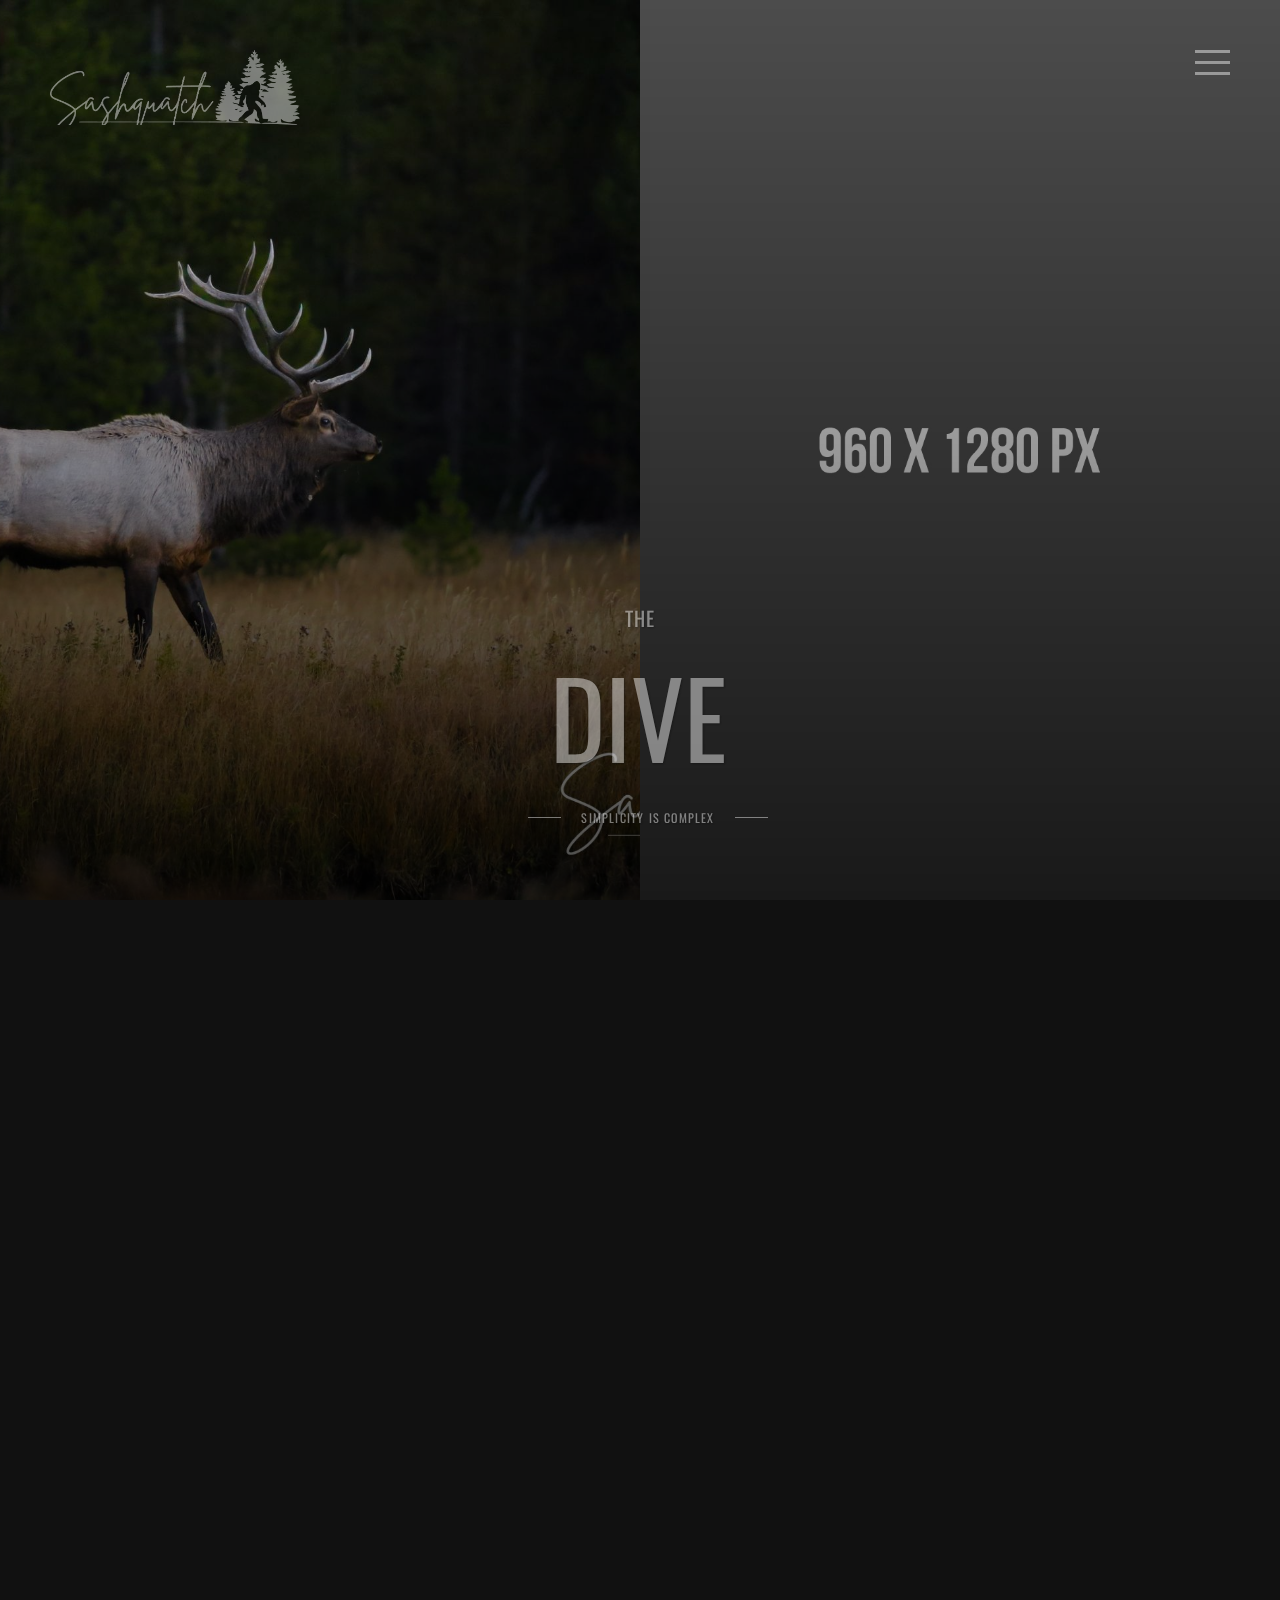
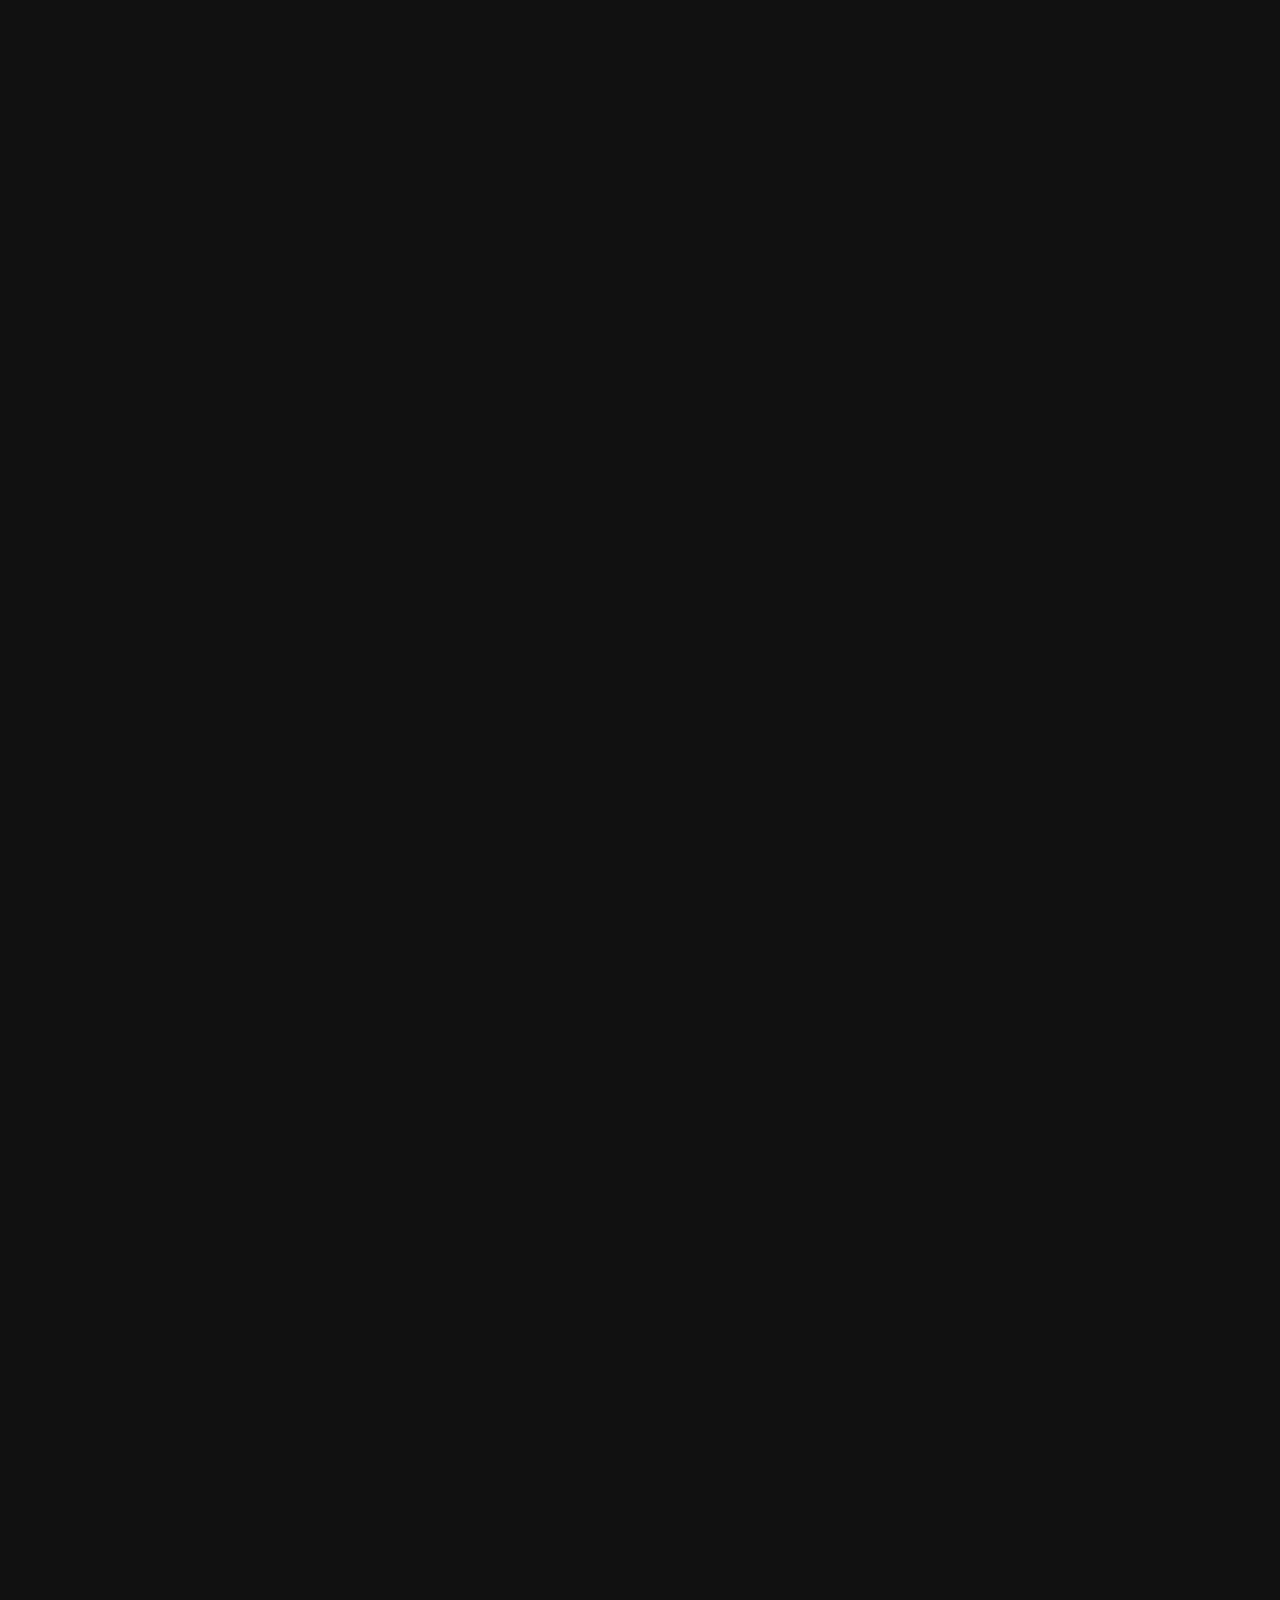
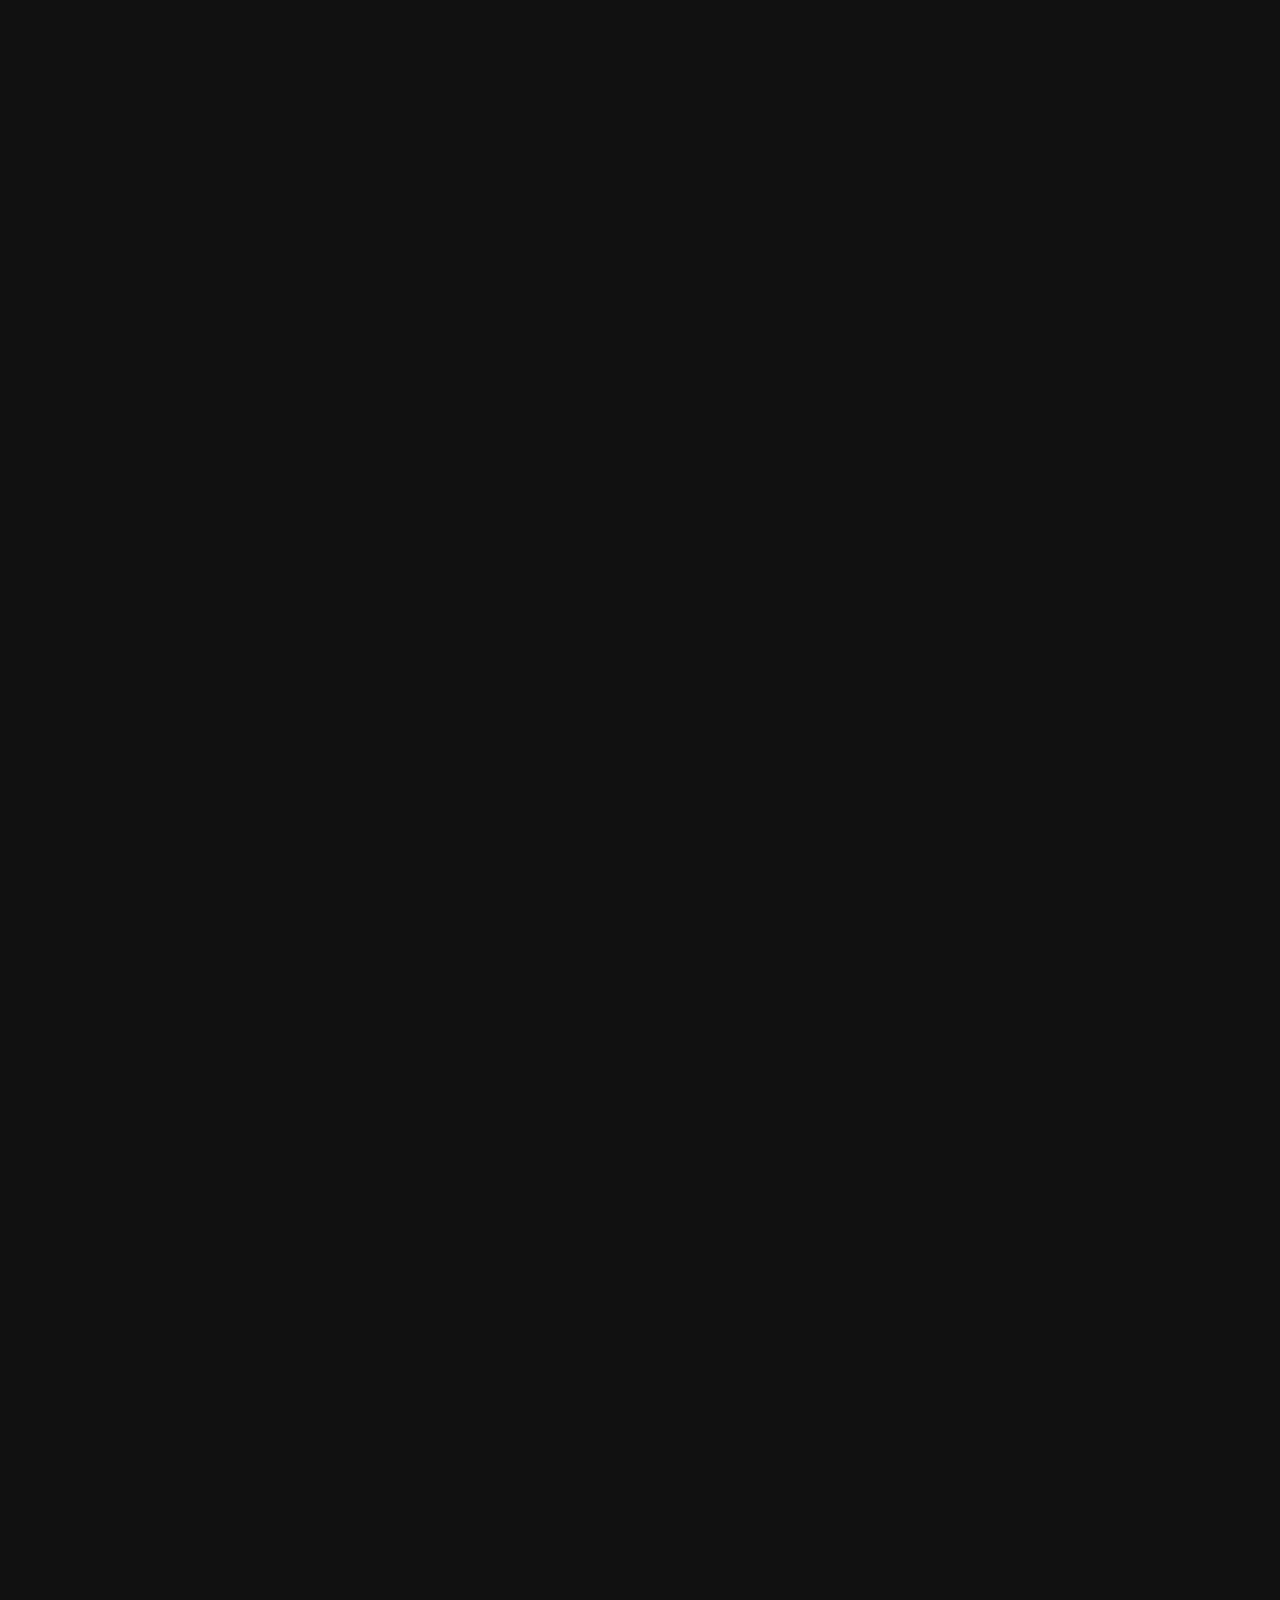
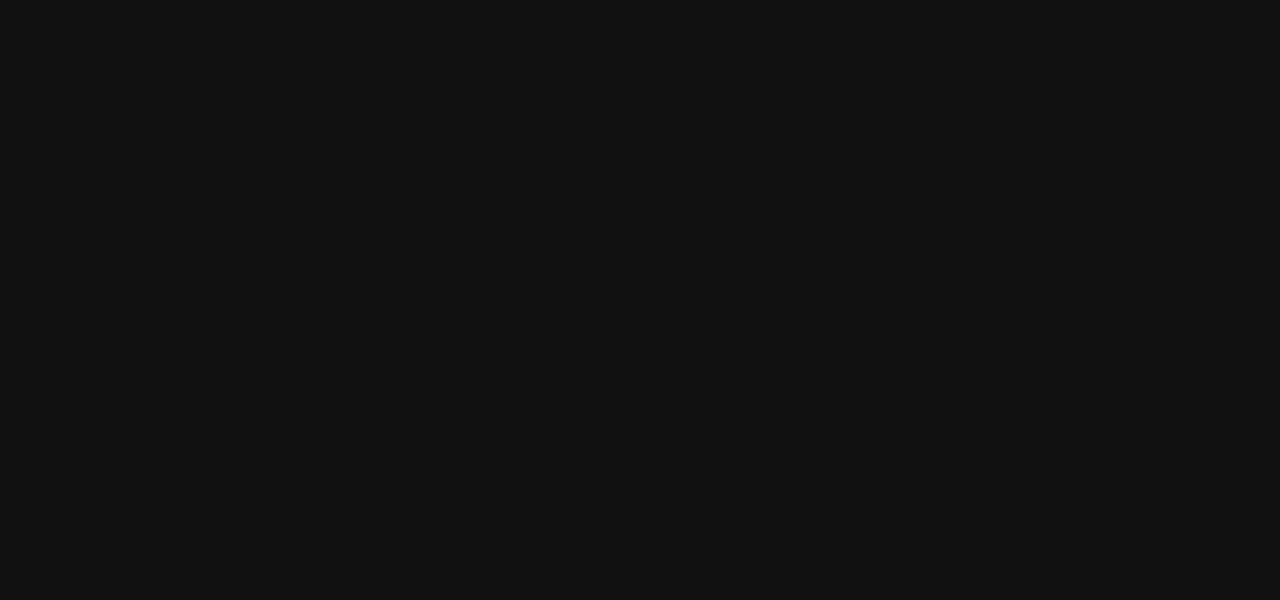
<file: index-HERO-SLIDER-SPLIT.html>
<!DOCTYPE html>
<html lang="en">
    <head>
        <meta charset="utf-8">
        <title>
            The Dive || The Template
        </title>
        <meta content="" name="description">
        <meta content="" name="author">
        <meta content="" name="keywords">
        <meta content="height=device-height, width=device-width, initial-scale=1.0, minimum-scale=1.0, maximum-scale=1.0, user-scalable=no" name="viewport">
        <!-- The Dive, The Template v1.0 || ex nihilo || October 2017 -->
        <!-- style start -->
        <link href="css/plugins.css" media="all" rel="stylesheet" type="text/css">
        <link href="css/style.css" media="all" rel="stylesheet" type="text/css"><!-- style end -->
        <!-- google fonts start -->
        <link href="http://fonts.googleapis.com/css?family=Raleway:100,200,300,400,500,600,700,800,900%7COswald:300,400,700" rel="stylesheet" type="text/css"><!-- google fonts end -->
    </head>
    <body>
        <!-- preloader start -->
        <div class="preloader-bg"></div>
        <div id="preloader">
            <div id="preloader-status">
                <div class="preloader-position loader">
                    <span></span>
                </div>
            </div>
        </div><!-- preloader end -->
        <!-- logo start -->
        <a class="logo logo-light">
        <div class="logo-img fadeIn-element"></div></a><!-- logo end -->
        <!-- navigation start -->
        <div class="navigation-fire main-menu main-menu-light fadeIn-element">
            <span></span>
        </div>
        <nav class="navigation-menu">
            <!-- center container menu start -->
            <div class="center-container-menu">
                <!-- center block menu start -->
                <div class="center-block-menu">
                    <ul class="brackets">
                        <li>
                            <a class="menu-state active" href="#home">Home</a>
                        </li>
                        <li>
                            <a class="menu-state" href="#about">About</a>
                        </li>
                        <li>
                            <a class="menu-state" href="#works">Works</a>
                        </li>
                        <li>
                            <a class="menu-state" href="#services">Services</a>
                        </li>
                        <li>
                            <a class="menu-state" href="#news">News</a>
                        </li>
                        <li class="last">
                            <a class="menu-state" href="#contact">Contact</a>
                        </li>
                    </ul>
                </div><!-- center block menu end -->
            </div><!-- center container menu end -->
        </nav><!-- navigation end -->
        <!-- fullPage start -->
        <div id="fullpage">
            <!-- section home start -->
            <div class="section overlay overlay-dark-70" id="section0">
                <!-- hero bg start -->
                <div class="hero-fullscreen">
                    <!-- hero fullscreen split slider start -->
                    <div class="slick-fullscreen-split">
                        <!-- fullscreen slider item 1 start -->
                        <div class="slick-fullscreen-item">
                            <div class="slick-fullscreen-img-fill">
                                <div class="bg-img bg-split-img-1"></div>
                                <div class="slick-fullscreen-info"></div>
                            </div>
                        </div><!-- fullscreen slider item 1 end -->
                        <!-- fullscreen slider item 2 start -->
                        <div class="slick-fullscreen-item">
                            <div class="slick-fullscreen-img-fill">
                                <div class="bg-img bg-split-img-2"></div>
                                <div class="slick-fullscreen-info"></div>
                            </div>
                        </div><!-- fullscreen slider item 2 end -->
                        <!-- fullscreen slider item 3 start -->
                        <div class="slick-fullscreen-item">
                            <div class="slick-fullscreen-img-fill">
                                <div class="bg-img bg-split-img-3"></div>
                                <div class="slick-fullscreen-info"></div>
                            </div>
                        </div><!-- fullscreen slider item 3 end -->
                        <!-- fullscreen slider item 4 start -->
                        <div class="slick-fullscreen-item">
                            <div class="slick-fullscreen-img-fill">
                                <div class="bg-img bg-split-img-4"></div>
                                <div class="slick-fullscreen-info"></div>
                            </div>
                        </div><!-- fullscreen slider item 4 end -->
                    </div><!-- hero fullscreen split slider end -->
                </div><!-- hero bg end -->
                <!-- introduction start -->
                <div class="introduction">
                    <!-- home title start -->
                    <h2 class="home-page-main-title fadeIn-element">
                        The
                    </h2>
                    <h1 class="home-page-main-title fadeIn-element">
                        Dive
                    </h1><!-- home title end -->
                    <!-- home subtitle start -->
                    <div class="split-border">
                        <div class="home-page-subtitle-carousel owl-carousel">
                            <span class="home-page-title-2 fadeIn-element">Simplicity is complex</span> <span class="home-page-title-2 fadeIn-element">Design is a process</span> <span class=
                            "home-page-title-2 fadeIn-element">Aesthetic is a decision</span> <span class="home-page-title-2 fadeIn-element">Style is everything</span>
                        </div>
                    </div><!-- home subtitle end -->
                </div><!-- introduction end -->
            </div><!-- section home end -->
            <!-- section about start -->
            <div class="section" id="section1">
                <!-- section title start -->
                <div class="section-title-vertical">
                    <span>About</span>
                </div><!-- section title end -->
                <!-- container start -->
                <div class="container-fluid sections">
                    <!-- row start -->
                    <div class="row">
                        <!-- col start -->
                        <div class="col-md-6 col-sm-6 nopadding">
                            <!-- slick left about start -->
                            <div class="slick-left-about overlay overlay-inverse-dark-35">
                                <!-- slick left about item img start -->
                                <div class="img-fullwidth-wrapper">
                                    <div class="img-fullwidth img-fullwidth-all img-fullwidth-about-carousel"></div>
                                </div><!-- slick left about item img end -->
                            </div><!-- slick left about end -->
                        </div><!-- col end -->
                        <!-- col start -->
                        <div class="col-md-6 col-sm-6 nopadding">
                            <!-- slick right about start -->
                            <div class="slick-right-about">
                                <!-- about content 1 start -->
                                <div class="img-fullwidth-wrapper">
                                    <div class="about-content">
                                        <div class="about-content-inner">
                                            <!-- main txt start -->
                                            <div class="height-correction">
                                                <div class="text-title">
                                                    <h4>
                                                        There is beauty<br>
                                                        in simplicity
                                                    </h4>
                                                </div>
                                                <div class="text-txt">
                                                    <p>
                                                        Lorem ipsum dolor sit amet, consectetur adipiscing elit. Donec vestibulum libero nec erat pulvinar, sed sollicitudin ex consectetur.
                                                    </p>
                                                </div>
                                                <div class="text-spacer">
                                                    <a class="c-btn inverse" href="#"><span>Read more</span></a>
                                                </div>
                                            </div><!-- main txt end -->
                                        </div>
                                    </div>
                                </div><!-- about content 1 end -->
                                <!-- about content 2 start -->
                                <div class="img-fullwidth-wrapper">
                                    <div class="about-content">
                                        <div class="about-content-inner">
                                            <!-- skills bar start -->
                                            <h3>
                                                The Know-how
                                            </h3>
                                            <div class="show-skillbar">
                                                <!-- skill 1 start -->
                                                <div class="skillbar" data-percent="95">
                                                    <span class="skillbar-title">Fashion</span>
                                                    <div class="skillbar-bar"></div><span class="skill-bar-percent"></span>
                                                </div><!-- skill 1 end -->
                                                <!-- skill 2 start -->
                                                <div class="skillbar" data-percent="90">
                                                    <span class="skillbar-title">Fine-art</span>
                                                    <div class="skillbar-bar"></div><span class="skill-bar-percent"></span>
                                                </div><!-- skill 2 end -->
                                                <!-- skill 3 start -->
                                                <div class="skillbar" data-percent="85">
                                                    <span class="skillbar-title">Documentary</span>
                                                    <div class="skillbar-bar"></div><span class="skill-bar-percent"></span>
                                                </div><!-- skill 3 end -->
                                                <!-- skill 4 start -->
                                                <div class="skillbar" data-percent="76">
                                                    <span class="skillbar-title">Architectural</span>
                                                    <div class="skillbar-bar"></div><span class="skill-bar-percent"></span>
                                                </div><!-- skill 4 end -->
                                            </div><!-- skills bar end -->
                                        </div>
                                    </div>
                                </div><!-- about content 2 end -->
                                <!-- about content 3 start -->
                                <div class="img-fullwidth-wrapper">
                                    <div class="about-content">
                                        <div class="about-content-inner">
                                            <!-- facts counter start -->
                                            <h3>
                                                The Facts
                                            </h3>
                                            <div class="facts-counter-wrapper">
                                                <!-- col start -->
                                                <div class="col-xs-6 col-sm-3">
                                                    <!-- fact 1 start -->
                                                    <div class="facts-counter-number">
                                                        976
                                                    </div>
                                                    <div class="facts-counter-description">
                                                        <i class="ion-ios-briefcase-outline facts-counter-description-img"></i> <span class="facts-counter-title">Completed Jobs</span>
                                                    </div><!-- fact 1 end -->
                                                </div><!-- col end -->
                                                <!-- col start -->
                                                <div class="col-xs-6 col-sm-3">
                                                    <!-- fact 2 start -->
                                                    <div class="facts-counter-number large">
                                                        49
                                                    </div>
                                                    <div class="facts-counter-description">
                                                        <i class="ion-ios-wineglass-outline facts-counter-description-img large"></i> <span class="facts-counter-title large">Clients Served</span>
                                                    </div><!-- fact 2 end -->
                                                </div><!-- col end -->
                                                <!-- clearfix start -->
                                                <div class="clearfix visible-xs-block"></div><!-- clearfix end -->
                                                <!-- col start -->
                                                <div class="col-xs-6 col-sm-3">
                                                    <!-- fact 3 start -->
                                                    <div class="facts-counter-number large">
                                                        195
                                                    </div>
                                                    <div class="facts-counter-description">
                                                        <i class="ion-ios-world-outline facts-counter-description-img large"></i> <span class="facts-counter-title large">States Reached</span>
                                                    </div><!-- fact 3 end -->
                                                </div><!-- col end -->
                                                <!-- col start -->
                                                <div class="col-xs-6 col-sm-3">
                                                    <!-- fact 4 start -->
                                                    <div class="facts-counter-number">
                                                        1976
                                                    </div>
                                                    <div class="facts-counter-description">
                                                        <i class="ion-ios-photos-outline facts-counter-description-img"></i> <span class="facts-counter-title">Photos Taken</span>
                                                    </div><!-- fact 4 end -->
                                                </div><!-- col end -->
                                            </div><!-- facts counter end -->
                                        </div>
                                    </div>
                                </div><!-- about content 3 end -->
                                <!-- about content 4 start -->
                                <div class="img-fullwidth-wrapper">
                                    <div class="about-content">
                                        <div class="about-content-inner about-content-inner-testimonials">
                                            <!-- testimonials start -->
                                            <div class="text-title text-title-secondary text-title-secondary-testimonials">
                                                <h4>
                                                    Testimonials
                                                </h4>
                                            </div>
                                            <div class="owl-carousel" id="testimonials-carousel">
                                                <!-- testimonials quote 1 start -->
                                                <div class="testimonials-quote">
                                                    <div class="testimonials-quote-img">
                                                        <img alt="Testimonials image" class="testimonials-quote-img" src="img/testimonials/testimonials-quote-img-1.jpg">
                                                    </div>
                                                    <p>
                                                        <span class="section-testimonials quote-mark-l ion-quote"></span>Lorem ipsum dolor sit amet, consectetur adipiscing elit. Integer fermentum
                                                        nibh et metus facilisis.<span class="section-testimonials quote-mark-r ion-quote"></span>
                                                    </p>
                                                    <div class="testimonials-signature">
                                                        C. Eastwood
                                                    </div>
                                                </div><!-- testimonials quote 1 end -->
                                                <!-- testimonials quote 2 start -->
                                                <div class="testimonials-quote">
                                                    <div class="testimonials-quote-img">
                                                        <img alt="Testimonials image" class="testimonials-quote-img" src="img/testimonials/testimonials-quote-img-2.jpg">
                                                    </div>
                                                    <p>
                                                        <span class="section-testimonials quote-mark-l ion-quote"></span>Vivamus scelerisque velit nec gravida ornare. Nam egestas purus eget sagittis
                                                        tempor.<span class="section-testimonials quote-mark-r ion-quote"></span>
                                                    </p>
                                                    <div class="testimonials-signature">
                                                        R. Redford
                                                    </div>
                                                </div><!-- testimonials quote 2 end -->
                                                <!-- testimonials quote 3 start -->
                                                <div class="testimonials-quote">
                                                    <div class="testimonials-quote-img">
                                                        <img alt="Testimonials image" class="testimonials-quote-img" src="img/testimonials/testimonials-quote-img-3.jpg">
                                                    </div>
                                                    <p>
                                                        <span class="section-testimonials quote-mark-l ion-quote"></span>Duis ac massa at neque scelerisque finibus vel sed erat. Sed vulputate nisl
                                                        vitae elit laoreet.<span class="section-testimonials quote-mark-r ion-quote"></span>
                                                    </p>
                                                    <div class="testimonials-signature">
                                                        K.W. Wong
                                                    </div>
                                                </div><!-- testimonials quote 3 end -->
                                                <!-- testimonials quote 4 start -->
                                                <div class="testimonials-quote">
                                                    <div class="testimonials-quote-img">
                                                        <img alt="Testimonials image" class="testimonials-quote-img" src="img/testimonials/testimonials-quote-img-4.jpg">
                                                    </div>
                                                    <p>
                                                        <span class="section-testimonials quote-mark-l ion-quote"></span> Vivamus consectetur commodo enim, ut accumsan mauris interdum quis. Donec et
                                                        euismod.<span class="section-testimonials quote-mark-r ion-quote"></span>
                                                    </p>
                                                    <div class="testimonials-signature">
                                                        T. Scott
                                                    </div>
                                                </div><!-- testimonials quote 4 end -->
                                            </div><!-- testimonials end -->
                                        </div>
                                    </div>
                                </div><!-- about content 4 end -->
                            </div><!-- slick right about end -->
                        </div><!-- col end -->
                    </div><!-- row end -->
                </div><!-- container end -->
            </div><!-- section about end -->
            <!-- section works start -->
            <div class="section" id="section2">
                <!-- section title start -->
                <div class="section-title-vertical right-side">
                    <span>Works</span>
                </div><!-- section title end -->
                <!-- works IMG carousel start -->
                <div class="works-page-img-wrapper">
                    <div class="owl-carousel" id="works-page-img-carousel">
                        <!-- works IMG carousel item start -->
                        <div class="works-page-img-carousel-item">
                            <!-- works IMG carousel item 1 start -->
                            <div class="works-page-img-carousel-item-1 overlay overlay-inverse-dark-35">
                                <div class="works-page-img-carousel-wrapper">
                                    <div class="works-page-img-carousel-text">
                                        <div class="works-page-img-carousel-heading">
                                            Beauty / Fashion
                                        </div>
                                        <div class="works-page-img-carousel-title">
                                            <h4>
                                                Simplicity<br>
                                                is complex
                                            </h4>
                                        </div>
                                        <div class="works-page-img-carousel-content">
                                            <div class="works-page-img-carousel-spacer-top"></div><a class="c-btn inverse popup-photo" href=
                                            "img/works/works-large/works-page-img-carousel-item-large-1.jpg" title="Simplicity is complex"><span>View image</span></a>
                                        </div>
                                    </div>
                                </div>
                            </div><!-- works IMG carousel item 1 end -->
                            <!-- works IMG carousel item 2 start -->
                            <div class="works-page-img-carousel-item-2 overlay overlay-inverse-dark-35">
                                <div class="works-page-img-carousel-wrapper">
                                    <div class="works-page-img-carousel-text">
                                        <div class="works-page-img-carousel-heading">
                                            People / Life
                                        </div>
                                        <div class="works-page-img-carousel-title">
                                            <h4>
                                                Design<br>
                                                is a process
                                            </h4>
                                        </div>
                                        <div class="works-page-img-carousel-content">
                                            <div class="works-page-img-carousel-spacer-top"></div><a class="c-btn inverse popup-photo" href=
                                            "img/works/works-large/works-page-img-carousel-item-large-2.jpg" title="Design is a process"><span>View image</span></a>
                                        </div>
                                    </div>
                                </div>
                            </div><!-- works IMG carousel item 2 end -->
                        </div><!-- works IMG carousel item end -->
                        <!-- works IMG carousel item start -->
                        <div class="works-page-img-carousel-item">
                            <!-- works IMG carousel item 3 start -->
                            <div class="works-page-img-carousel-item-3 overlay overlay-inverse-dark-35">
                                <div class="works-page-img-carousel-wrapper">
                                    <div class="works-page-img-carousel-text">
                                        <div class="works-page-img-carousel-heading">
                                            Royalty / Stock
                                        </div>
                                        <div class="works-page-img-carousel-title">
                                            <h4>
                                                Aesthetic<br>
                                                is a decision
                                            </h4>
                                        </div>
                                        <div class="works-page-img-carousel-content">
                                            <div class="works-page-img-carousel-spacer-top"></div><a class="c-btn inverse popup-youtube" href="https://www.youtube.com/watch?v=r8j-MWq4HZc"><span>Watch
                                            video</span></a>
                                        </div>
                                    </div>
                                </div>
                            </div><!-- works IMG carousel item 3 end -->
                            <!-- works IMG carousel item 4 start -->
                            <div class="works-page-img-carousel-item-4 overlay overlay-inverse-dark-35">
                                <div class="works-page-img-carousel-wrapper">
                                    <div class="works-page-img-carousel-text">
                                        <div class="works-page-img-carousel-heading">
                                            Culture / Travel
                                        </div>
                                        <div class="works-page-img-carousel-title">
                                            <h4>
                                                Style<br>
                                                is everything
                                            </h4>
                                        </div>
                                        <div class="works-page-img-carousel-content">
                                            <div class="works-page-img-carousel-spacer-top"></div><a class="c-btn inverse popup-vimeo" href="https://vimeo.com/95515307"><span>Watch video</span></a>
                                        </div>
                                    </div>
                                </div>
                            </div><!-- works IMG carousel item 4 end -->
                        </div><!-- works IMG carousel item end -->
                        <!-- works IMG carousel item start -->
                        <div class="works-page-img-carousel-item">
                            <!-- works IMG carousel item 5 start -->
                            <div class="works-page-img-carousel-item-5 overlay overlay-inverse-dark-35">
                                <div class="works-page-img-carousel-wrapper">
                                    <div class="works-page-img-carousel-text">
                                        <div class="works-page-img-carousel-heading">
                                            Beauty / Fashion
                                        </div>
                                        <div class="works-page-img-carousel-title">
                                            <h4>
                                                Simplicity<br>
                                                is complex
                                            </h4>
                                        </div>
                                        <div class="works-page-img-carousel-content">
                                            <div class="works-page-img-carousel-spacer-top"></div><a class="c-btn inverse popup-photo" href=
                                            "img/works/works-large/works-page-img-carousel-item-large-5.jpg" title="Simplicity is complex"><span>View image</span></a>
                                        </div>
                                    </div>
                                </div>
                            </div><!-- works IMG carousel item 5 end -->
                            <!-- works IMG carousel item 6 start -->
                            <div class="works-page-img-carousel-item-6 overlay overlay-inverse-dark-35">
                                <div class="works-page-img-carousel-wrapper">
                                    <div class="works-page-img-carousel-text">
                                        <div class="works-page-img-carousel-heading">
                                            People / Life
                                        </div>
                                        <div class="works-page-img-carousel-title">
                                            <h4>
                                                Design<br>
                                                is a process
                                            </h4>
                                        </div>
                                        <div class="works-page-img-carousel-content">
                                            <div class="works-page-img-carousel-spacer-top"></div><a class="c-btn inverse popup-photo" href=
                                            "img/works/works-large/works-page-img-carousel-item-large-6.jpg" title="Design is a process"><span>View image</span></a>
                                        </div>
                                    </div>
                                </div>
                            </div><!-- works IMG carousel item 6 end -->
                        </div><!-- works IMG carousel item end -->
                        <!-- works IMG carousel item start -->
                        <div class="works-page-img-carousel-item">
                            <!-- works IMG carousel item 7 start -->
                            <div class="works-page-img-carousel-item-7 overlay overlay-inverse-dark-35">
                                <div class="works-page-img-carousel-wrapper">
                                    <div class="works-page-img-carousel-text">
                                        <div class="works-page-img-carousel-heading">
                                            Royalty / Stock
                                        </div>
                                        <div class="works-page-img-carousel-title">
                                            <h4>
                                                Aesthetic<br>
                                                is a decision
                                            </h4>
                                        </div>
                                        <div class="works-page-img-carousel-content">
                                            <div class="works-page-img-carousel-spacer-top"></div><a class="c-btn inverse popup-photo" href=
                                            "img/works/works-large/works-page-img-carousel-item-large-7.jpg" title="Aesthetic is a decision"><span>View image</span></a>
                                        </div>
                                    </div>
                                </div>
                            </div><!-- works IMG carousel item 7 end -->
                            <!-- works IMG carousel item 8 start -->
                            <div class="works-page-img-carousel-item-8 overlay overlay-inverse-dark-35">
                                <div class="works-page-img-carousel-wrapper">
                                    <div class="works-page-img-carousel-text">
                                        <div class="works-page-img-carousel-heading">
                                            Culture / Travel
                                        </div>
                                        <div class="works-page-img-carousel-title">
                                            <h4>
                                                Style<br>
                                                is everything
                                            </h4>
                                        </div>
                                        <div class="works-page-img-carousel-content">
                                            <div class="works-page-img-carousel-spacer-top"></div><a class="c-btn inverse popup-photo" href=
                                            "img/works/works-large/works-page-img-carousel-item-large-8.jpg" title="Style is everything"><span>View image</span></a>
                                        </div>
                                    </div>
                                </div>
                            </div><!-- works IMG carousel item 8 end -->
                        </div><!-- works IMG carousel item end -->
                        <!-- works IMG carousel item start -->
                        <div class="works-page-img-carousel-item">
                            <!-- works IMG carousel item 9 start -->
                            <div class="works-page-img-carousel-item-9 overlay overlay-inverse-dark-35">
                                <div class="works-page-img-carousel-wrapper">
                                    <div class="works-page-img-carousel-text">
                                        <div class="works-page-img-carousel-heading">
                                            Beauty / Fashion
                                        </div>
                                        <div class="works-page-img-carousel-title">
                                            <h4>
                                                Simplicity<br>
                                                is complex
                                            </h4>
                                        </div>
                                        <div class="works-page-img-carousel-content">
                                            <div class="works-page-img-carousel-spacer-top"></div><a class="c-btn inverse popup-youtube" href="https://www.youtube.com/watch?v=r8j-MWq4HZc"><span>Watch
                                            video</span></a>
                                        </div>
                                    </div>
                                </div>
                            </div><!-- works IMG carousel item 9 end -->
                            <!-- works IMG carousel item 10 start -->
                            <div class="works-page-img-carousel-item-10 overlay overlay-inverse-dark-35">
                                <div class="works-page-img-carousel-wrapper">
                                    <div class="works-page-img-carousel-text">
                                        <div class="works-page-img-carousel-heading">
                                            People / Life
                                        </div>
                                        <div class="works-page-img-carousel-title">
                                            <h4>
                                                Design<br>
                                                is a process
                                            </h4>
                                        </div>
                                        <div class="works-page-img-carousel-content">
                                            <div class="works-page-img-carousel-spacer-top"></div><a class="c-btn inverse popup-vimeo" href="https://vimeo.com/95515307"><span>Watch video</span></a>
                                        </div>
                                    </div>
                                </div>
                            </div><!-- works IMG carousel item 10 end -->
                        </div><!-- works IMG carousel item end -->
                        <!-- works IMG carousel item start -->
                        <div class="works-page-img-carousel-item">
                            <!-- works IMG carousel item 11 start -->
                            <div class="works-page-img-carousel-item-11 overlay overlay-inverse-dark-35">
                                <div class="works-page-img-carousel-wrapper">
                                    <div class="works-page-img-carousel-text">
                                        <div class="works-page-img-carousel-heading">
                                            Royalty / Stock
                                        </div>
                                        <div class="works-page-img-carousel-title">
                                            <h4>
                                                Aesthetic<br>
                                                is a decision
                                            </h4>
                                        </div>
                                        <div class="works-page-img-carousel-content">
                                            <div class="works-page-img-carousel-spacer-top"></div><a class="c-btn inverse popup-photo" href=
                                            "img/works/works-large/works-page-img-carousel-item-large-11.jpg" title="Aesthetic is a decision"><span>View image</span></a>
                                        </div>
                                    </div>
                                </div>
                            </div><!-- works IMG carousel item 11 end -->
                            <!-- works IMG carousel item 12 start -->
                            <div class="works-page-img-carousel-item-12 overlay overlay-inverse-dark-35">
                                <div class="works-page-img-carousel-wrapper">
                                    <div class="works-page-img-carousel-text">
                                        <div class="works-page-img-carousel-heading">
                                            Culture / Travel
                                        </div>
                                        <div class="works-page-img-carousel-title">
                                            <h4>
                                                Style<br>
                                                is everything
                                            </h4>
                                        </div>
                                        <div class="works-page-img-carousel-content">
                                            <div class="works-page-img-carousel-spacer-top"></div><a class="c-btn inverse popup-photo" href=
                                            "img/works/works-large/works-page-img-carousel-item-large-12.jpg" title="Style is everything"><span>View image</span></a>
                                        </div>
                                    </div>
                                </div>
                            </div><!-- works IMG carousel item 12 end -->
                        </div><!-- works IMG carousel item end -->
                    </div>
                </div><!-- works IMG carousel end -->
            </div><!-- section works end -->
            <!-- section services start -->
            <div class="section" id="section3">
                <!-- section title start -->
                <div class="section-title-vertical">
                    <span>Services</span>
                </div><!-- section title end -->
                <!-- container start -->
                <div class="container-fluid sections">
                    <!-- row start -->
                    <div class="row">
                        <!-- col start -->
                        <div class="col-md-6 col-sm-6 nopadding">
                            <!-- slick services start -->
                            <div class="slick-services overlay overlay-inverse-dark-35">
                                <!-- services carousel item 1 img start -->
                                <div class="img-fullwidth-wrapper">
                                    <div class="img-fullwidth img-fullwidth-all img-fullwidth-services-carousel-1"></div>
                                </div><!-- services carousel item 1 img end -->
                                <!-- services carousel item 2 img start -->
                                <div class="img-fullwidth-wrapper">
                                    <div class="img-fullwidth img-fullwidth-all img-fullwidth-services-carousel-2"></div>
                                </div><!-- services carousel item 2 img end -->
                                <!-- services carousel item 3 img start -->
                                <div class="img-fullwidth-wrapper">
                                    <div class="img-fullwidth img-fullwidth-all img-fullwidth-services-carousel-3"></div>
                                </div><!-- services carousel item 3 img end -->
                            </div><!-- slick services end -->
                        </div><!-- col end -->
                        <!-- col start -->
                        <div class="col-md-6 col-sm-6 nopadding">
                            <!-- services container start -->
                            <div class="services-container dark-logo">
                                <div class="blockquote">
                                    <!-- center container start -->
                                    <div class="center-container">
                                        <!-- center block start -->
                                        <div class="center-block">
                                            <div class="services-wrapper">
                                                <div class="services-accordion">
                                                    <ul>
                                                        <li>
                                                            <span>Branding</span>
                                                            <ul>
                                                                <li>
                                                                    <a href="#">Branding Campaigns</a>
                                                                </li>
                                                                <li>
                                                                    <a href="#">Customer Surveys</a>
                                                                </li>
                                                                <li>
                                                                    <a href="#">Advertising Campaigns</a>
                                                                </li>
                                                            </ul>
                                                        </li>
                                                        <li>
                                                            <span>Photography</span>
                                                            <ul>
                                                                <li>
                                                                    <a href="#">Commercial / Stock</a>
                                                                </li>
                                                                <li>
                                                                    <a href="#">Beauty / Fashion</a>
                                                                </li>
                                                                <li>
                                                                    <a href="#">Nature / Landscapes</a>
                                                                </li>
                                                            </ul>
                                                        </li>
                                                        <li>
                                                            <span>Brand Identity</span>
                                                            <ul>
                                                                <li>
                                                                    <a href="#">Colors</a>
                                                                </li>
                                                                <li>
                                                                    <a href="#">Design</a>
                                                                </li>
                                                                <li>
                                                                    <a href="#">Logotype</a>
                                                                </li>
                                                            </ul>
                                                        </li>
                                                    </ul>
                                                </div>
                                            </div>
                                        </div><!-- center block end -->
                                    </div><!-- center container end -->
                                </div>
                            </div><!-- services container end -->
                        </div><!-- col end -->
                    </div><!-- row end -->
                </div><!-- container end -->
            </div><!-- section services end -->
            <!-- section news start -->
            <div class="section" id="section4">
                <!-- section title start -->
                <div class="section-title-vertical right-side">
                    <span>News</span>
                </div><!-- section title end -->
                <!-- news IMG carousel start -->
                <div class="news-page-img-wrapper">
                    <div class="owl-carousel" id="news-page-img-carousel">
                        <!-- news IMG carousel item 1 start -->
                        <div class="news-page-img-carousel-item">
                            <div class="news-page-img-carousel-item-1 overlay overlay-inverse-dark-35">
                                <div class="news-page-img-carousel-wrapper">
                                    <div class="news-page-img-carousel-text">
                                        <div class="news-page-img-carousel-heading">
                                            Beauty / Fashion
                                        </div>
                                        <div class="news-page-img-carousel-title">
                                            <h4>
                                                Simplicity<br>
                                                is complex
                                            </h4>
                                        </div>
                                        <div class="news-page-img-carousel-content">
                                            <div class="news-page-img-carousel-spacer-top"></div>
                                            <p>
                                                Lorem ipsum dolor sit amet, consectetur adipiscing elit. Pellentesque nec scelerisque nunc. Interdum et malesuada fames ac ante ipsum primis in
                                                faucibus.
                                            </p>
                                            <div class="news-page-img-carousel-spacer-bottom">
                                                <a class="c-btn c-btn-news inverse toggle-news-content-1"><span>Read more</span></a>
                                            </div>
                                        </div>
                                    </div>
                                </div>
                            </div>
                        </div><!-- news IMG carousel item 1 end -->
                        <!-- news IMG carousel item 2 start -->
                        <div class="news-page-img-carousel-item">
                            <div class="news-page-img-carousel-item-2 overlay overlay-inverse-dark-35">
                                <div class="news-page-img-carousel-wrapper">
                                    <div class="news-page-img-carousel-text">
                                        <div class="news-page-img-carousel-heading">
                                            People / Life
                                        </div>
                                        <div class="news-page-img-carousel-title">
                                            <h4>
                                                Design<br>
                                                is a process
                                            </h4>
                                        </div>
                                        <div class="news-page-img-carousel-content">
                                            <div class="news-page-img-carousel-spacer-top"></div>
                                            <p>
                                                Morbi hendrerit orci aliquet augue eleifend, ac gravida turpis rutrum. Suspendisse suscipit dui eu lorem pharetra egestas. Nunc nec eleifend libero.
                                            </p>
                                            <div class="news-page-img-carousel-spacer-bottom">
                                                <a class="c-btn c-btn-news inverse toggle-news-content-2"><span>Read more</span></a>
                                            </div>
                                        </div>
                                    </div>
                                </div>
                            </div>
                        </div><!-- news IMG carousel item 2 end -->
                        <!-- news IMG carousel item 3 start -->
                        <div class="news-page-img-carousel-item">
                            <div class="news-page-img-carousel-item-3 overlay overlay-inverse-dark-35">
                                <div class="news-page-img-carousel-wrapper">
                                    <div class="news-page-img-carousel-text">
                                        <div class="news-page-img-carousel-heading">
                                            Royalty / Stock
                                        </div>
                                        <div class="news-page-img-carousel-title">
                                            <h4>
                                                Aesthetic<br>
                                                is a decision
                                            </h4>
                                        </div>
                                        <div class="news-page-img-carousel-content">
                                            <div class="news-page-img-carousel-spacer-top"></div>
                                            <p>
                                                Suspendisse sit amet imperdiet sem. Vivamus sit amet lorem interdum, aliquet metus quis, fermentum velit. Phasellus ullamcorper, ante ac semper congue.
                                            </p>
                                            <div class="news-page-img-carousel-spacer-bottom">
                                                <a class="c-btn c-btn-news inverse toggle-news-content-3"><span>Read more</span></a>
                                            </div>
                                        </div>
                                    </div>
                                </div>
                            </div>
                        </div><!-- news IMG carousel item 3 end -->
                        <!-- news IMG carousel item 4 start -->
                        <div class="news-page-img-carousel-item">
                            <div class="news-page-img-carousel-item-4 overlay overlay-inverse-dark-35">
                                <div class="news-page-img-carousel-wrapper">
                                    <div class="news-page-img-carousel-text">
                                        <div class="news-page-img-carousel-heading">
                                            Culture / Travel
                                        </div>
                                        <div class="news-page-img-carousel-title">
                                            <h4>
                                                Style<br>
                                                is everything
                                            </h4>
                                        </div>
                                        <div class="news-page-img-carousel-content">
                                            <div class="news-page-img-carousel-spacer-top"></div>
                                            <p>
                                                In nibh nisi, blandit eget accumsan et, lobortis ac tellus. Vestibulum feugiat tellus a turpis consectetur pretium. Donec et ante odio. Vestibulum eu
                                                accumsan nisl.
                                            </p>
                                            <div class="news-page-img-carousel-spacer-bottom">
                                                <a class="c-btn c-btn-news inverse toggle-news-content-4"><span>Read more</span></a>
                                            </div>
                                        </div>
                                    </div>
                                </div>
                            </div>
                        </div><!-- news IMG carousel item 4 end -->
                    </div>
                </div><!-- news IMG carousel end -->
                <!-- news MORE carousel item 1 start -->
                <div class="panel-left-1 panel-left-bg-1 overlay overlay-inverse-dark-35"></div>
                <div class="panel-right panel-right-1">
                    <!-- center container start -->
                    <div class="center-container">
                        <!-- center block start -->
                        <div class="center-block">
                            <!-- news MORE carousel content 1 start -->
                            <div class="img-fullwidth-wrapper">
                                <div class="about-content">
                                    <div class="about-content-inner">
                                        <!-- main txt start -->
                                        <div class="height-correction">
                                            <div class="text-title text-title-dark">
                                                <div class="news-page-img-carousel-heading news-page-img-carousel-heading-dark">
                                                    <span>Tuesday, October 10, 2017</span> Beauty / Fashion
                                                </div>
                                                <h4>
                                                    Simplicity<br>
                                                    is complex
                                                </h4>
                                            </div>
                                            <div class="text-txt text-txt-dark">
                                                <p>
                                                    Lorem ipsum dolor sit amet, consectetur adipiscing elit. Donec vestibulum libero nec erat pulvinar, sed sollicitudin ex consectetur.
                                                </p>
                                            </div>
                                            <div class="text-spacer">
                                                <a class="c-btn inverse-dark toggle-news-content-1" href="javascript:void(0)"><span>Close</span></a>
                                            </div>
                                        </div><!-- main txt end -->
                                    </div>
                                </div>
                            </div><!-- news MORE carousel content 1 end -->
                        </div><!-- center block end -->
                    </div><!-- center container end -->
                </div><!-- news MORE carousel item 1 end -->
                <!-- news MORE carousel item 2 start -->
                <div class="panel-left-2 panel-left-bg-2 overlay overlay-inverse-dark-35"></div>
                <div class="panel-right panel-right-2">
                    <!-- center container start -->
                    <div class="center-container">
                        <!-- center block start -->
                        <div class="center-block">
                            <!-- news MORE carousel content 2 start -->
                            <div class="img-fullwidth-wrapper">
                                <div class="about-content">
                                    <div class="about-content-inner">
                                        <!-- main txt start -->
                                        <div class="height-correction">
                                            <div class="text-title text-title-dark">
                                                <div class="news-page-img-carousel-heading news-page-img-carousel-heading-dark">
                                                    <span>Wednesday, October 11, 2017</span> People / Life
                                                </div>
                                                <h4>
                                                    Design<br>
                                                    is a process
                                                </h4>
                                            </div>
                                            <div class="text-txt text-txt-dark">
                                                <p>
                                                    Lorem ipsum dolor sit amet, consectetur adipiscing elit. Donec vestibulum libero nec erat pulvinar, sed sollicitudin ex consectetur.
                                                </p>
                                            </div>
                                            <div class="text-spacer">
                                                <a class="c-btn inverse-dark toggle-news-content-2" href="javascript:void(0)"><span>Close</span></a>
                                            </div>
                                        </div><!-- main txt end -->
                                    </div>
                                </div>
                            </div><!-- news MORE carousel content 2 end -->
                        </div><!-- center block end -->
                    </div><!-- center container end -->
                </div><!-- news MORE carousel item 2 end -->
                <!-- news MORE carousel item 3 start -->
                <div class="panel-left-3 panel-left-bg-3 overlay overlay-inverse-dark-35"></div>
                <div class="panel-right panel-right-3">
                    <!-- center container start -->
                    <div class="center-container">
                        <!-- center block start -->
                        <div class="center-block">
                            <!-- news MORE carousel content 3 start -->
                            <div class="img-fullwidth-wrapper">
                                <div class="about-content">
                                    <div class="about-content-inner">
                                        <!-- main txt start -->
                                        <div class="height-correction">
                                            <div class="text-title text-title-dark">
                                                <div class="news-page-img-carousel-heading news-page-img-carousel-heading-dark">
                                                    <span>Thursday, October 12, 2017</span> Royalty / Stock
                                                </div>
                                                <h4>
                                                    Aesthetic<br>
                                                    is a decision
                                                </h4>
                                            </div>
                                            <div class="text-txt text-txt-dark">
                                                <p>
                                                    Lorem ipsum dolor sit amet, consectetur adipiscing elit. Donec vestibulum libero nec erat pulvinar, sed sollicitudin ex consectetur.
                                                </p>
                                            </div>
                                            <div class="text-spacer">
                                                <a class="c-btn inverse-dark toggle-news-content-3" href="javascript:void(0)"><span>Close</span></a>
                                            </div>
                                        </div><!-- main txt end -->
                                    </div>
                                </div>
                            </div><!-- news MORE carousel content 3 end -->
                        </div><!-- center block end -->
                    </div><!-- center container end -->
                </div><!-- news MORE carousel item 3 end -->
                <!-- news MORE carousel item 4 start -->
                <div class="panel-left-4 panel-left-bg-4 overlay overlay-inverse-dark-35"></div>
                <div class="panel-right panel-right-4">
                    <!-- center container start -->
                    <div class="center-container">
                        <!-- center block start -->
                        <div class="center-block">
                            <!-- news MORE carousel content 4 start -->
                            <div class="img-fullwidth-wrapper">
                                <div class="about-content">
                                    <div class="about-content-inner">
                                        <!-- main txt start -->
                                        <div class="height-correction">
                                            <div class="text-title text-title-dark">
                                                <div class="news-page-img-carousel-heading news-page-img-carousel-heading-dark">
                                                    <span>Friday, October 13, 2017</span> Culture / Travel
                                                </div>
                                                <h4>
                                                    Style<br>
                                                    is everything
                                                </h4>
                                            </div>
                                            <div class="text-txt text-txt-dark">
                                                <p>
                                                    Lorem ipsum dolor sit amet, consectetur adipiscing elit. Donec vestibulum libero nec erat pulvinar, sed sollicitudin ex consectetur.
                                                </p>
                                            </div>
                                            <div class="text-spacer">
                                                <a class="c-btn inverse-dark toggle-news-content-4" href="javascript:void(0)"><span>Close</span></a>
                                            </div>
                                        </div><!-- main txt end -->
                                    </div>
                                </div>
                            </div><!-- news MORE carousel content 4 end -->
                        </div><!-- center block end -->
                    </div><!-- center container end -->
                </div><!-- news MORE carousel item 4 end -->
            </div><!-- section news end -->
            <!-- section contact start -->
            <div class="section section-contact overlay overlay-dark-90" id="section5">
                <!-- contact bg start -->
                <div class="section-bg-contact"></div><!-- contact bg end -->
                <!-- section title start -->
                <div class="section-title-vertical right-side">
                    <span>Contact</span>
                </div><!-- section title end -->
                <!-- container start -->
                <div class="container sections">
                    <!-- row start -->
                    <div class="row">
                        <!-- col start -->
                        <div class="col-lg-12">
                            <div class="text-title-secondary text-title-secondary-contact">
                                <h4>
                                    Get in touch
                                </h4>
                            </div>
                        </div><!-- col end -->
                    </div><!-- row end -->
                    <!-- row start -->
                    <div class="row">
                        <!-- contact info start -->
                        <div class="contact-info-wrapper">
                            <!-- col start -->
                            <div class="col-sm-4">
                                <div class="contact-info-description">
                                    <i class="ion-ios-location-outline contact-info-description-img"></i> <span class="contact-info-text">ex Inc.<br>
                                    Touchdown Dr 1176</span>
                                </div>
                            </div><!-- col end -->
                            <!-- col start -->
                            <div class="col-sm-4">
                                <div class="contact-info-description">
                                    <i class="ion-ios-email-outline contact-info-description-img large"></i> <span class="contact-info-text large"><a class="link-underline contact" href=
                                    "mailto:contact@domainname.com">contact@domainname.com</a></span>
                                </div>
                            </div><!-- col end -->
                            <!-- col start -->
                            <div class="col-sm-4">
                                <div class="contact-info-description">
                                    <i class="ion-ios-telephone-outline contact-info-description-img"></i> <span class="contact-info-text">[00] 11 - 76<br>
                                    [01] 11 - 76</span>
                                </div>
                            </div><!-- col end -->
                        </div><!-- contact info end -->
                    </div><!-- row end -->
                    <!-- row start -->
                    <div class="row">
                        <!-- col start -->
                        <div class="col-lg-12">
                            <!-- newsletter form start -->
                            <div id="subscribe-wrapper">
                                <h2 class="section-heading newsletter">
                                    Newsletter sign up
                                </h2>
                                <div id="newsletter">
                                    <div class="newsletter">
                                        <form action="subscribe.php" id="subscribe" method="post" name="subscribe">
                                            <input class="subscribe-requiredField subscribe-email" id="subscribe-email" name="subscribe-email" placeholder="Email" type="text"> <button class=
                                            "c-btn fullwidth" id="submit-2" type="submit"><span>Subscribe</span></button>
                                        </form>
                                    </div>
                                </div>
                            </div><!-- newsletter form end -->
                        </div><!-- col end -->
                    </div><!-- row end -->
                    <!-- row start -->
                    <div class="row">
                        <!-- col start -->
                        <div class="col-lg-12">
                            <!-- social icons start -->
                            <div class="social-icons-wrapper">
                                <ul class="social-icons">
                                    <li class="social-icon">
                                        <a class="ion-social-twitter" href="#"></a>
                                    </li>
                                    <li class="social-icon">
                                        <a class="ion-social-facebook" href="#"></a>
                                    </li>
                                    <li class="social-icon">
                                        <a class="ion-social-googleplus" href="#"></a>
                                    </li>
                                    <li class="social-icon">
                                        <a class="ion-social-youtube" href="#"></a>
                                    </li>
                                    <li class="social-icon">
                                        <a class="ion-social-linkedin" href="#"></a>
                                    </li>
                                    <li class="social-icon">
                                        <a class="ion-social-instagram" href="#"></a>
                                    </li>
                                    <li class="social-icon">
                                        <a class="ion-social-pinterest" href="#"></a>
                                    </li>
                                    <li class="social-icon">
                                        <a class="ion-social-dribbble" href="#"></a>
                                    </li>
                                </ul>
                            </div><!-- social icons end -->
                        </div><!-- col end -->
                    </div><!-- row end -->
                </div><!-- container end -->
            </div><!-- section contact end -->
        </div><!-- fullPage end -->
        <!-- scripts start -->
        <script src="js/plugins.js" type="text/javascript">
        </script> 
        <script src="js/the-dive-the-template.js">
        </script><!-- scripts end -->
    </body>
</html>
</file>
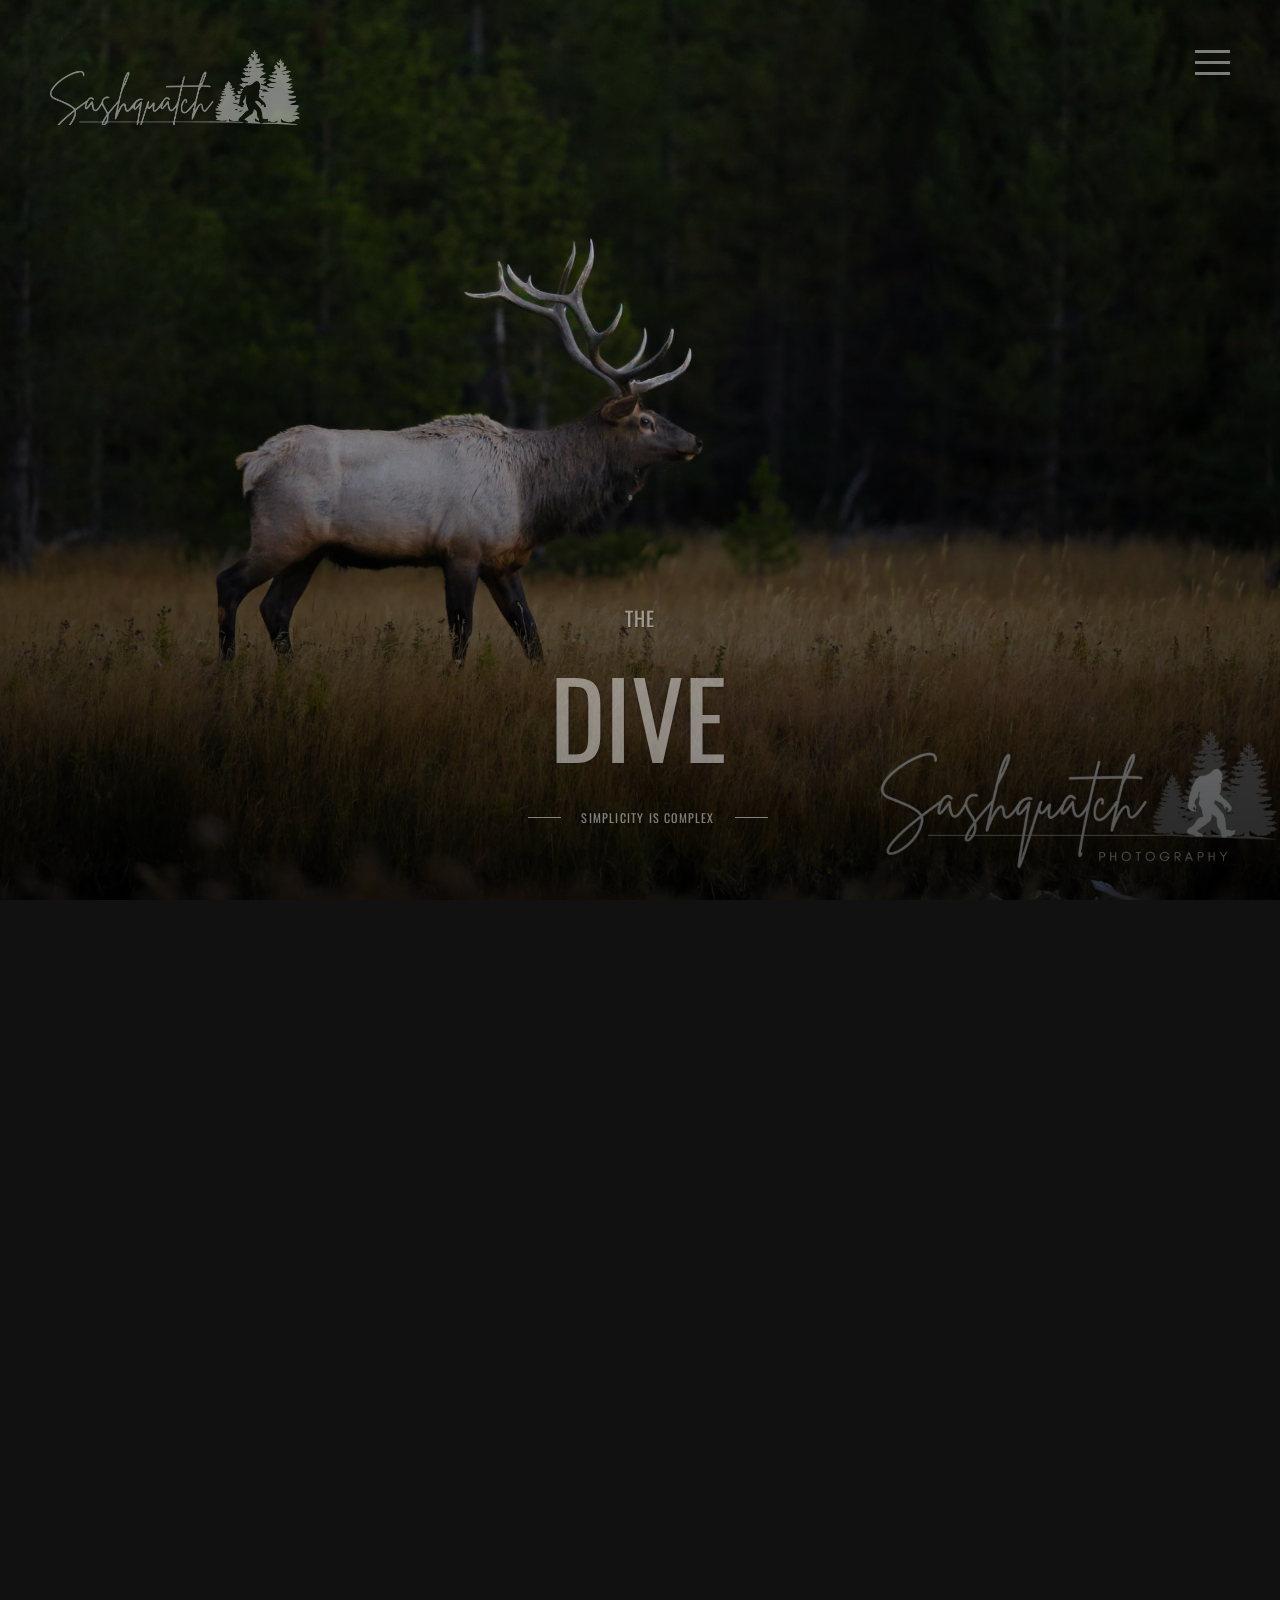
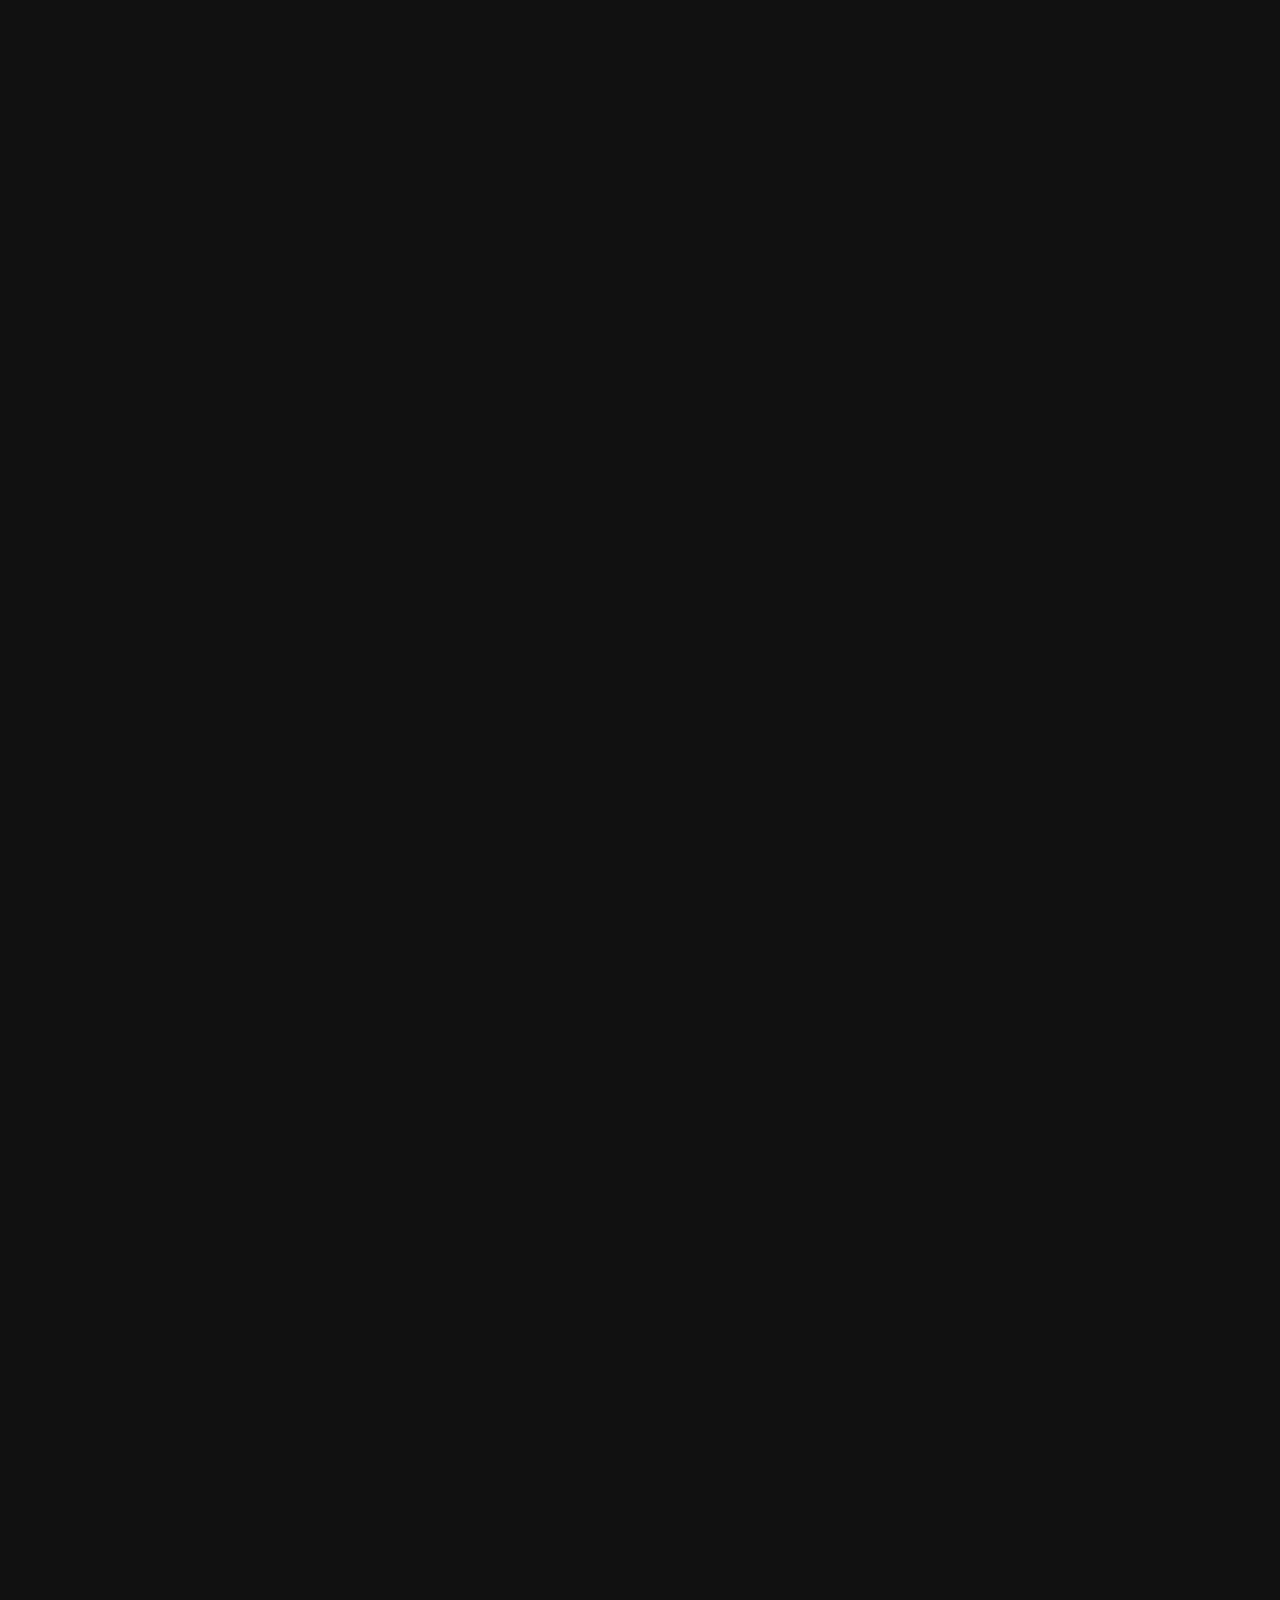
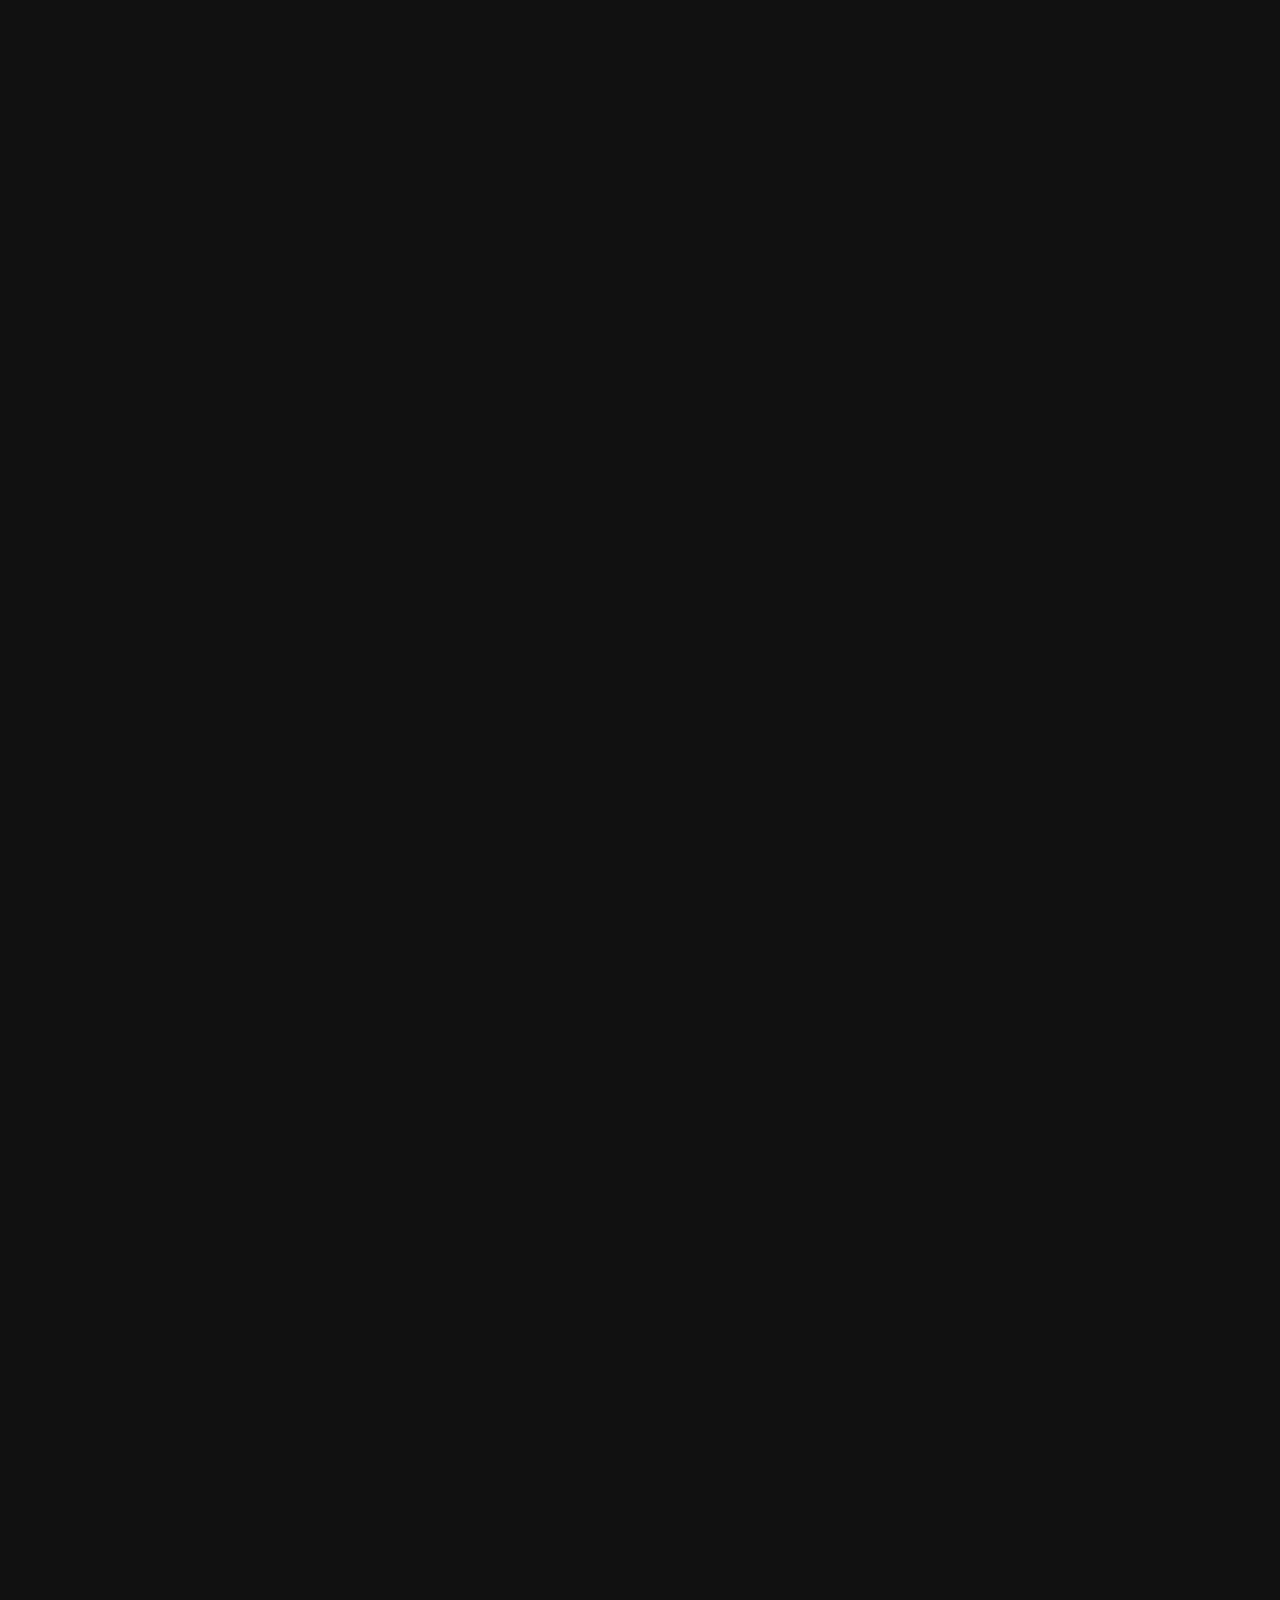
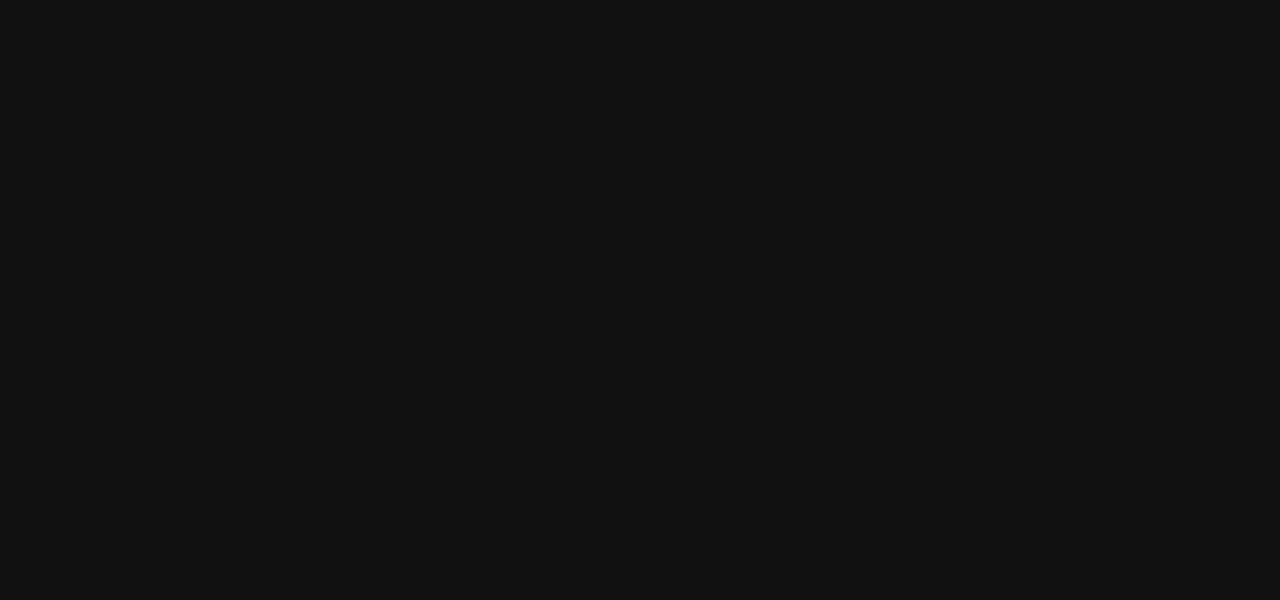
<file: index-HERO-SLIDER.html>
<!DOCTYPE html>
<html lang="en">
    <head>
        <meta charset="utf-8">
        <title>
            The Dive || The Template
        </title>
        <meta content="" name="description">
        <meta content="" name="author">
        <meta content="" name="keywords">
        <meta content="height=device-height, width=device-width, initial-scale=1.0, minimum-scale=1.0, maximum-scale=1.0, user-scalable=no" name="viewport">
        <!-- The Dive, The Template v1.0 || ex nihilo || October 2017 -->
        <!-- style start -->
        <link href="css/plugins.css" media="all" rel="stylesheet" type="text/css">
        <link href="css/style.css" media="all" rel="stylesheet" type="text/css"><!-- style end -->
        <!-- google fonts start -->
        <link href="http://fonts.googleapis.com/css?family=Raleway:100,200,300,400,500,600,700,800,900%7COswald:300,400,700" rel="stylesheet" type="text/css"><!-- google fonts end -->
    </head>
    <body>
        <!-- preloader start -->
        <div class="preloader-bg"></div>
        <div id="preloader">
            <div id="preloader-status">
                <div class="preloader-position loader">
                    <span></span>
                </div>
            </div>
        </div><!-- preloader end -->
        <!-- logo start -->
        <a class="logo logo-light">
        <div class="logo-img fadeIn-element"></div></a><!-- logo end -->
        <!-- navigation start -->
        <div class="navigation-fire main-menu main-menu-light fadeIn-element">
            <span></span>
        </div>
        <nav class="navigation-menu">
            <!-- center container menu start -->
            <div class="center-container-menu">
                <!-- center block menu start -->
                <div class="center-block-menu">
                    <ul class="brackets">
                        <li>
                            <a class="menu-state active" href="#home">Home</a>
                        </li>
                        <li>
                            <a class="menu-state" href="#about">About</a>
                        </li>
                        <li>
                            <a class="menu-state" href="#works">Works</a>
                        </li>
                        <li>
                            <a class="menu-state" href="#services">Services</a>
                        </li>
                        <li>
                            <a class="menu-state" href="#news">News</a>
                        </li>
                        <li class="last">
                            <a class="menu-state" href="#contact">Contact</a>
                        </li>
                    </ul>
                </div><!-- center block menu end -->
            </div><!-- center container menu end -->
        </nav><!-- navigation end -->
        <!-- fullPage start -->
        <div id="fullpage">
            <!-- section home start -->
            <div class="section overlay overlay-dark-70" id="section0">
                <!-- hero bg start -->
                <div class="hero-fullscreen">
                    <!-- hero fullscreen slider start -->
                    <div class="slick-fullscreen">
                        <!-- fullscreen slider item 1 start -->
                        <div class="slick-fullscreen-item">
                            <div class="slick-fullscreen-img-fill">
                                <div class="bg-img bg-img-1"></div>
                                <div class="slick-fullscreen-info"></div>
                            </div>
                        </div><!-- fullscreen slider item 1 end -->
                        <!-- fullscreen slider item 2 start -->
                        <div class="slick-fullscreen-item">
                            <div class="slick-fullscreen-img-fill">
                                <div class="bg-img bg-img-2"></div>
                                <div class="slick-fullscreen-info"></div>
                            </div>
                        </div><!-- fullscreen slider item 2 end -->
                        <!-- fullscreen slider item 3 start -->
                        <div class="slick-fullscreen-item">
                            <div class="slick-fullscreen-img-fill">
                                <div class="bg-img bg-img-3"></div>
                                <div class="slick-fullscreen-info"></div>
                            </div>
                        </div><!-- fullscreen slider item 3 end -->
                        <!-- fullscreen slider item 4 start -->
                        <div class="slick-fullscreen-item">
                            <div class="slick-fullscreen-img-fill">
                                <div class="bg-img bg-img-4"></div>
                                <div class="slick-fullscreen-info"></div>
                            </div>
                        </div><!-- fullscreen slider item 4 end -->
                    </div><!-- hero fullscreen slider end -->
                </div><!-- hero bg end -->
                <!-- introduction start -->
                <div class="introduction">
                    <!-- home title start -->
                    <h2 class="home-page-main-title fadeIn-element">
                        The
                    </h2>
                    <h1 class="home-page-main-title fadeIn-element">
                        Dive
                    </h1><!-- home title end -->
                    <!-- home subtitle start -->
                    <div class="split-border">
                        <div class="home-page-subtitle-carousel owl-carousel">
                            <span class="home-page-title-2 fadeIn-element">Simplicity is complex</span> <span class="home-page-title-2 fadeIn-element">Design is a process</span> <span class=
                            "home-page-title-2 fadeIn-element">Aesthetic is a decision</span> <span class="home-page-title-2 fadeIn-element">Style is everything</span>
                        </div>
                    </div><!-- home subtitle end -->
                </div><!-- introduction end -->
            </div><!-- section home end -->
            <!-- section about start -->
            <div class="section" id="section1">
                <!-- section title start -->
                <div class="section-title-vertical">
                    <span>About</span>
                </div><!-- section title end -->
                <!-- container start -->
                <div class="container-fluid sections">
                    <!-- row start -->
                    <div class="row">
                        <!-- col start -->
                        <div class="col-md-6 col-sm-6 nopadding">
                            <!-- slick left about start -->
                            <div class="slick-left-about overlay overlay-inverse-dark-35">
                                <!-- slick left about item img start -->
                                <div class="img-fullwidth-wrapper">
                                    <div class="img-fullwidth img-fullwidth-all img-fullwidth-about-carousel"></div>
                                </div><!-- slick left about item img end -->
                            </div><!-- slick left about end -->
                        </div><!-- col end -->
                        <!-- col start -->
                        <div class="col-md-6 col-sm-6 nopadding">
                            <!-- slick right about start -->
                            <div class="slick-right-about">
                                <!-- about content 1 start -->
                                <div class="img-fullwidth-wrapper">
                                    <div class="about-content">
                                        <div class="about-content-inner">
                                            <!-- main txt start -->
                                            <div class="height-correction">
                                                <div class="text-title">
                                                    <h4>
                                                        There is beauty<br>
                                                        in simplicity
                                                    </h4>
                                                </div>
                                                <div class="text-txt">
                                                    <p>
                                                        Lorem ipsum dolor sit amet, consectetur adipiscing elit. Donec vestibulum libero nec erat pulvinar, sed sollicitudin ex consectetur.
                                                    </p>
                                                </div>
                                                <div class="text-spacer">
                                                    <a class="c-btn inverse" href="#"><span>Read more</span></a>
                                                </div>
                                            </div><!-- main txt end -->
                                        </div>
                                    </div>
                                </div><!-- about content 1 end -->
                                <!-- about content 2 start -->
                                <div class="img-fullwidth-wrapper">
                                    <div class="about-content">
                                        <div class="about-content-inner">
                                            <!-- skills bar start -->
                                            <h3>
                                                The Know-how
                                            </h3>
                                            <div class="show-skillbar">
                                                <!-- skill 1 start -->
                                                <div class="skillbar" data-percent="95">
                                                    <span class="skillbar-title">Fashion</span>
                                                    <div class="skillbar-bar"></div><span class="skill-bar-percent"></span>
                                                </div><!-- skill 1 end -->
                                                <!-- skill 2 start -->
                                                <div class="skillbar" data-percent="90">
                                                    <span class="skillbar-title">Fine-art</span>
                                                    <div class="skillbar-bar"></div><span class="skill-bar-percent"></span>
                                                </div><!-- skill 2 end -->
                                                <!-- skill 3 start -->
                                                <div class="skillbar" data-percent="85">
                                                    <span class="skillbar-title">Documentary</span>
                                                    <div class="skillbar-bar"></div><span class="skill-bar-percent"></span>
                                                </div><!-- skill 3 end -->
                                                <!-- skill 4 start -->
                                                <div class="skillbar" data-percent="76">
                                                    <span class="skillbar-title">Architectural</span>
                                                    <div class="skillbar-bar"></div><span class="skill-bar-percent"></span>
                                                </div><!-- skill 4 end -->
                                            </div><!-- skills bar end -->
                                        </div>
                                    </div>
                                </div><!-- about content 2 end -->
                                <!-- about content 3 start -->
                                <div class="img-fullwidth-wrapper">
                                    <div class="about-content">
                                        <div class="about-content-inner">
                                            <!-- facts counter start -->
                                            <h3>
                                                The Facts
                                            </h3>
                                            <div class="facts-counter-wrapper">
                                                <!-- col start -->
                                                <div class="col-xs-6 col-sm-3">
                                                    <!-- fact 1 start -->
                                                    <div class="facts-counter-number">
                                                        976
                                                    </div>
                                                    <div class="facts-counter-description">
                                                        <i class="ion-ios-briefcase-outline facts-counter-description-img"></i> <span class="facts-counter-title">Completed Jobs</span>
                                                    </div><!-- fact 1 end -->
                                                </div><!-- col end -->
                                                <!-- col start -->
                                                <div class="col-xs-6 col-sm-3">
                                                    <!-- fact 2 start -->
                                                    <div class="facts-counter-number large">
                                                        49
                                                    </div>
                                                    <div class="facts-counter-description">
                                                        <i class="ion-ios-wineglass-outline facts-counter-description-img large"></i> <span class="facts-counter-title large">Clients Served</span>
                                                    </div><!-- fact 2 end -->
                                                </div><!-- col end -->
                                                <!-- clearfix start -->
                                                <div class="clearfix visible-xs-block"></div><!-- clearfix end -->
                                                <!-- col start -->
                                                <div class="col-xs-6 col-sm-3">
                                                    <!-- fact 3 start -->
                                                    <div class="facts-counter-number large">
                                                        195
                                                    </div>
                                                    <div class="facts-counter-description">
                                                        <i class="ion-ios-world-outline facts-counter-description-img large"></i> <span class="facts-counter-title large">States Reached</span>
                                                    </div><!-- fact 3 end -->
                                                </div><!-- col end -->
                                                <!-- col start -->
                                                <div class="col-xs-6 col-sm-3">
                                                    <!-- fact 4 start -->
                                                    <div class="facts-counter-number">
                                                        1976
                                                    </div>
                                                    <div class="facts-counter-description">
                                                        <i class="ion-ios-photos-outline facts-counter-description-img"></i> <span class="facts-counter-title">Photos Taken</span>
                                                    </div><!-- fact 4 end -->
                                                </div><!-- col end -->
                                            </div><!-- facts counter end -->
                                        </div>
                                    </div>
                                </div><!-- about content 3 end -->
                                <!-- about content 4 start -->
                                <div class="img-fullwidth-wrapper">
                                    <div class="about-content">
                                        <div class="about-content-inner about-content-inner-testimonials">
                                            <!-- testimonials start -->
                                            <div class="text-title text-title-secondary text-title-secondary-testimonials">
                                                <h4>
                                                    Testimonials
                                                </h4>
                                            </div>
                                            <div class="owl-carousel" id="testimonials-carousel">
                                                <!-- testimonials quote 1 start -->
                                                <div class="testimonials-quote">
                                                    <div class="testimonials-quote-img">
                                                        <img alt="Testimonials image" class="testimonials-quote-img" src="img/testimonials/testimonials-quote-img-1.jpg">
                                                    </div>
                                                    <p>
                                                        <span class="section-testimonials quote-mark-l ion-quote"></span>Lorem ipsum dolor sit amet, consectetur adipiscing elit. Integer fermentum
                                                        nibh et metus facilisis.<span class="section-testimonials quote-mark-r ion-quote"></span>
                                                    </p>
                                                    <div class="testimonials-signature">
                                                        C. Eastwood
                                                    </div>
                                                </div><!-- testimonials quote 1 end -->
                                                <!-- testimonials quote 2 start -->
                                                <div class="testimonials-quote">
                                                    <div class="testimonials-quote-img">
                                                        <img alt="Testimonials image" class="testimonials-quote-img" src="img/testimonials/testimonials-quote-img-2.jpg">
                                                    </div>
                                                    <p>
                                                        <span class="section-testimonials quote-mark-l ion-quote"></span>Vivamus scelerisque velit nec gravida ornare. Nam egestas purus eget sagittis
                                                        tempor.<span class="section-testimonials quote-mark-r ion-quote"></span>
                                                    </p>
                                                    <div class="testimonials-signature">
                                                        R. Redford
                                                    </div>
                                                </div><!-- testimonials quote 2 end -->
                                                <!-- testimonials quote 3 start -->
                                                <div class="testimonials-quote">
                                                    <div class="testimonials-quote-img">
                                                        <img alt="Testimonials image" class="testimonials-quote-img" src="img/testimonials/testimonials-quote-img-3.jpg">
                                                    </div>
                                                    <p>
                                                        <span class="section-testimonials quote-mark-l ion-quote"></span>Duis ac massa at neque scelerisque finibus vel sed erat. Sed vulputate nisl
                                                        vitae elit laoreet.<span class="section-testimonials quote-mark-r ion-quote"></span>
                                                    </p>
                                                    <div class="testimonials-signature">
                                                        K.W. Wong
                                                    </div>
                                                </div><!-- testimonials quote 3 end -->
                                                <!-- testimonials quote 4 start -->
                                                <div class="testimonials-quote">
                                                    <div class="testimonials-quote-img">
                                                        <img alt="Testimonials image" class="testimonials-quote-img" src="img/testimonials/testimonials-quote-img-4.jpg">
                                                    </div>
                                                    <p>
                                                        <span class="section-testimonials quote-mark-l ion-quote"></span> Vivamus consectetur commodo enim, ut accumsan mauris interdum quis. Donec et
                                                        euismod.<span class="section-testimonials quote-mark-r ion-quote"></span>
                                                    </p>
                                                    <div class="testimonials-signature">
                                                        T. Scott
                                                    </div>
                                                </div><!-- testimonials quote 4 end -->
                                            </div><!-- testimonials end -->
                                        </div>
                                    </div>
                                </div><!-- about content 4 end -->
                            </div><!-- slick right about end -->
                        </div><!-- col end -->
                    </div><!-- row end -->
                </div><!-- container end -->
            </div><!-- section about end -->
            <!-- section works start -->
            <div class="section" id="section2">
                <!-- section title start -->
                <div class="section-title-vertical right-side">
                    <span>Works</span>
                </div><!-- section title end -->
                <!-- works IMG carousel start -->
                <div class="works-page-img-wrapper">
                    <div class="owl-carousel" id="works-page-img-carousel">
                        <!-- works IMG carousel item start -->
                        <div class="works-page-img-carousel-item">
                            <!-- works IMG carousel item 1 start -->
                            <div class="works-page-img-carousel-item-1 overlay overlay-inverse-dark-35">
                                <div class="works-page-img-carousel-wrapper">
                                    <div class="works-page-img-carousel-text">
                                        <div class="works-page-img-carousel-heading">
                                            Beauty / Fashion
                                        </div>
                                        <div class="works-page-img-carousel-title">
                                            <h4>
                                                Simplicity<br>
                                                is complex
                                            </h4>
                                        </div>
                                        <div class="works-page-img-carousel-content">
                                            <div class="works-page-img-carousel-spacer-top"></div><a class="c-btn inverse popup-photo" href=
                                            "img/works/works-large/works-page-img-carousel-item-large-1.jpg" title="Simplicity is complex"><span>View image</span></a>
                                        </div>
                                    </div>
                                </div>
                            </div><!-- works IMG carousel item 1 end -->
                            <!-- works IMG carousel item 2 start -->
                            <div class="works-page-img-carousel-item-2 overlay overlay-inverse-dark-35">
                                <div class="works-page-img-carousel-wrapper">
                                    <div class="works-page-img-carousel-text">
                                        <div class="works-page-img-carousel-heading">
                                            People / Life
                                        </div>
                                        <div class="works-page-img-carousel-title">
                                            <h4>
                                                Design<br>
                                                is a process
                                            </h4>
                                        </div>
                                        <div class="works-page-img-carousel-content">
                                            <div class="works-page-img-carousel-spacer-top"></div><a class="c-btn inverse popup-photo" href=
                                            "img/works/works-large/works-page-img-carousel-item-large-2.jpg" title="Design is a process"><span>View image</span></a>
                                        </div>
                                    </div>
                                </div>
                            </div><!-- works IMG carousel item 2 end -->
                        </div><!-- works IMG carousel item end -->
                        <!-- works IMG carousel item start -->
                        <div class="works-page-img-carousel-item">
                            <!-- works IMG carousel item 3 start -->
                            <div class="works-page-img-carousel-item-3 overlay overlay-inverse-dark-35">
                                <div class="works-page-img-carousel-wrapper">
                                    <div class="works-page-img-carousel-text">
                                        <div class="works-page-img-carousel-heading">
                                            Royalty / Stock
                                        </div>
                                        <div class="works-page-img-carousel-title">
                                            <h4>
                                                Aesthetic<br>
                                                is a decision
                                            </h4>
                                        </div>
                                        <div class="works-page-img-carousel-content">
                                            <div class="works-page-img-carousel-spacer-top"></div><a class="c-btn inverse popup-youtube" href="https://www.youtube.com/watch?v=r8j-MWq4HZc"><span>Watch
                                            video</span></a>
                                        </div>
                                    </div>
                                </div>
                            </div><!-- works IMG carousel item 3 end -->
                            <!-- works IMG carousel item 4 start -->
                            <div class="works-page-img-carousel-item-4 overlay overlay-inverse-dark-35">
                                <div class="works-page-img-carousel-wrapper">
                                    <div class="works-page-img-carousel-text">
                                        <div class="works-page-img-carousel-heading">
                                            Culture / Travel
                                        </div>
                                        <div class="works-page-img-carousel-title">
                                            <h4>
                                                Style<br>
                                                is everything
                                            </h4>
                                        </div>
                                        <div class="works-page-img-carousel-content">
                                            <div class="works-page-img-carousel-spacer-top"></div><a class="c-btn inverse popup-vimeo" href="https://vimeo.com/95515307"><span>Watch video</span></a>
                                        </div>
                                    </div>
                                </div>
                            </div><!-- works IMG carousel item 4 end -->
                        </div><!-- works IMG carousel item end -->
                        <!-- works IMG carousel item start -->
                        <div class="works-page-img-carousel-item">
                            <!-- works IMG carousel item 5 start -->
                            <div class="works-page-img-carousel-item-5 overlay overlay-inverse-dark-35">
                                <div class="works-page-img-carousel-wrapper">
                                    <div class="works-page-img-carousel-text">
                                        <div class="works-page-img-carousel-heading">
                                            Beauty / Fashion
                                        </div>
                                        <div class="works-page-img-carousel-title">
                                            <h4>
                                                Simplicity<br>
                                                is complex
                                            </h4>
                                        </div>
                                        <div class="works-page-img-carousel-content">
                                            <div class="works-page-img-carousel-spacer-top"></div><a class="c-btn inverse popup-photo" href=
                                            "img/works/works-large/works-page-img-carousel-item-large-5.jpg" title="Simplicity is complex"><span>View image</span></a>
                                        </div>
                                    </div>
                                </div>
                            </div><!-- works IMG carousel item 5 end -->
                            <!-- works IMG carousel item 6 start -->
                            <div class="works-page-img-carousel-item-6 overlay overlay-inverse-dark-35">
                                <div class="works-page-img-carousel-wrapper">
                                    <div class="works-page-img-carousel-text">
                                        <div class="works-page-img-carousel-heading">
                                            People / Life
                                        </div>
                                        <div class="works-page-img-carousel-title">
                                            <h4>
                                                Design<br>
                                                is a process
                                            </h4>
                                        </div>
                                        <div class="works-page-img-carousel-content">
                                            <div class="works-page-img-carousel-spacer-top"></div><a class="c-btn inverse popup-photo" href=
                                            "img/works/works-large/works-page-img-carousel-item-large-6.jpg" title="Design is a process"><span>View image</span></a>
                                        </div>
                                    </div>
                                </div>
                            </div><!-- works IMG carousel item 6 end -->
                        </div><!-- works IMG carousel item end -->
                        <!-- works IMG carousel item start -->
                        <div class="works-page-img-carousel-item">
                            <!-- works IMG carousel item 7 start -->
                            <div class="works-page-img-carousel-item-7 overlay overlay-inverse-dark-35">
                                <div class="works-page-img-carousel-wrapper">
                                    <div class="works-page-img-carousel-text">
                                        <div class="works-page-img-carousel-heading">
                                            Royalty / Stock
                                        </div>
                                        <div class="works-page-img-carousel-title">
                                            <h4>
                                                Aesthetic<br>
                                                is a decision
                                            </h4>
                                        </div>
                                        <div class="works-page-img-carousel-content">
                                            <div class="works-page-img-carousel-spacer-top"></div><a class="c-btn inverse popup-photo" href=
                                            "img/works/works-large/works-page-img-carousel-item-large-7.jpg" title="Aesthetic is a decision"><span>View image</span></a>
                                        </div>
                                    </div>
                                </div>
                            </div><!-- works IMG carousel item 7 end -->
                            <!-- works IMG carousel item 8 start -->
                            <div class="works-page-img-carousel-item-8 overlay overlay-inverse-dark-35">
                                <div class="works-page-img-carousel-wrapper">
                                    <div class="works-page-img-carousel-text">
                                        <div class="works-page-img-carousel-heading">
                                            Culture / Travel
                                        </div>
                                        <div class="works-page-img-carousel-title">
                                            <h4>
                                                Style<br>
                                                is everything
                                            </h4>
                                        </div>
                                        <div class="works-page-img-carousel-content">
                                            <div class="works-page-img-carousel-spacer-top"></div><a class="c-btn inverse popup-photo" href=
                                            "img/works/works-large/works-page-img-carousel-item-large-8.jpg" title="Style is everything"><span>View image</span></a>
                                        </div>
                                    </div>
                                </div>
                            </div><!-- works IMG carousel item 8 end -->
                        </div><!-- works IMG carousel item end -->
                        <!-- works IMG carousel item start -->
                        <div class="works-page-img-carousel-item">
                            <!-- works IMG carousel item 9 start -->
                            <div class="works-page-img-carousel-item-9 overlay overlay-inverse-dark-35">
                                <div class="works-page-img-carousel-wrapper">
                                    <div class="works-page-img-carousel-text">
                                        <div class="works-page-img-carousel-heading">
                                            Beauty / Fashion
                                        </div>
                                        <div class="works-page-img-carousel-title">
                                            <h4>
                                                Simplicity<br>
                                                is complex
                                            </h4>
                                        </div>
                                        <div class="works-page-img-carousel-content">
                                            <div class="works-page-img-carousel-spacer-top"></div><a class="c-btn inverse popup-youtube" href="https://www.youtube.com/watch?v=r8j-MWq4HZc"><span>Watch
                                            video</span></a>
                                        </div>
                                    </div>
                                </div>
                            </div><!-- works IMG carousel item 9 end -->
                            <!-- works IMG carousel item 10 start -->
                            <div class="works-page-img-carousel-item-10 overlay overlay-inverse-dark-35">
                                <div class="works-page-img-carousel-wrapper">
                                    <div class="works-page-img-carousel-text">
                                        <div class="works-page-img-carousel-heading">
                                            People / Life
                                        </div>
                                        <div class="works-page-img-carousel-title">
                                            <h4>
                                                Design<br>
                                                is a process
                                            </h4>
                                        </div>
                                        <div class="works-page-img-carousel-content">
                                            <div class="works-page-img-carousel-spacer-top"></div><a class="c-btn inverse popup-vimeo" href="https://vimeo.com/95515307"><span>Watch video</span></a>
                                        </div>
                                    </div>
                                </div>
                            </div><!-- works IMG carousel item 10 end -->
                        </div><!-- works IMG carousel item end -->
                        <!-- works IMG carousel item start -->
                        <div class="works-page-img-carousel-item">
                            <!-- works IMG carousel item 11 start -->
                            <div class="works-page-img-carousel-item-11 overlay overlay-inverse-dark-35">
                                <div class="works-page-img-carousel-wrapper">
                                    <div class="works-page-img-carousel-text">
                                        <div class="works-page-img-carousel-heading">
                                            Royalty / Stock
                                        </div>
                                        <div class="works-page-img-carousel-title">
                                            <h4>
                                                Aesthetic<br>
                                                is a decision
                                            </h4>
                                        </div>
                                        <div class="works-page-img-carousel-content">
                                            <div class="works-page-img-carousel-spacer-top"></div><a class="c-btn inverse popup-photo" href=
                                            "img/works/works-large/works-page-img-carousel-item-large-11.jpg" title="Aesthetic is a decision"><span>View image</span></a>
                                        </div>
                                    </div>
                                </div>
                            </div><!-- works IMG carousel item 11 end -->
                            <!-- works IMG carousel item 12 start -->
                            <div class="works-page-img-carousel-item-12 overlay overlay-inverse-dark-35">
                                <div class="works-page-img-carousel-wrapper">
                                    <div class="works-page-img-carousel-text">
                                        <div class="works-page-img-carousel-heading">
                                            Culture / Travel
                                        </div>
                                        <div class="works-page-img-carousel-title">
                                            <h4>
                                                Style<br>
                                                is everything
                                            </h4>
                                        </div>
                                        <div class="works-page-img-carousel-content">
                                            <div class="works-page-img-carousel-spacer-top"></div><a class="c-btn inverse popup-photo" href=
                                            "img/works/works-large/works-page-img-carousel-item-large-12.jpg" title="Style is everything"><span>View image</span></a>
                                        </div>
                                    </div>
                                </div>
                            </div><!-- works IMG carousel item 12 end -->
                        </div><!-- works IMG carousel item end -->
                    </div>
                </div><!-- works IMG carousel end -->
            </div><!-- section works end -->
            <!-- section services start -->
            <div class="section" id="section3">
                <!-- section title start -->
                <div class="section-title-vertical">
                    <span>Services</span>
                </div><!-- section title end -->
                <!-- container start -->
                <div class="container-fluid sections">
                    <!-- row start -->
                    <div class="row">
                        <!-- col start -->
                        <div class="col-md-6 col-sm-6 nopadding">
                            <!-- slick services start -->
                            <div class="slick-services overlay overlay-inverse-dark-35">
                                <!-- services carousel item 1 img start -->
                                <div class="img-fullwidth-wrapper">
                                    <div class="img-fullwidth img-fullwidth-all img-fullwidth-services-carousel-1"></div>
                                </div><!-- services carousel item 1 img end -->
                                <!-- services carousel item 2 img start -->
                                <div class="img-fullwidth-wrapper">
                                    <div class="img-fullwidth img-fullwidth-all img-fullwidth-services-carousel-2"></div>
                                </div><!-- services carousel item 2 img end -->
                                <!-- services carousel item 3 img start -->
                                <div class="img-fullwidth-wrapper">
                                    <div class="img-fullwidth img-fullwidth-all img-fullwidth-services-carousel-3"></div>
                                </div><!-- services carousel item 3 img end -->
                            </div><!-- slick services end -->
                        </div><!-- col end -->
                        <!-- col start -->
                        <div class="col-md-6 col-sm-6 nopadding">
                            <!-- services container start -->
                            <div class="services-container dark-logo">
                                <div class="blockquote">
                                    <!-- center container start -->
                                    <div class="center-container">
                                        <!-- center block start -->
                                        <div class="center-block">
                                            <div class="services-wrapper">
                                                <div class="services-accordion">
                                                    <ul>
                                                        <li>
                                                            <span>Branding</span>
                                                            <ul>
                                                                <li>
                                                                    <a href="#">Branding Campaigns</a>
                                                                </li>
                                                                <li>
                                                                    <a href="#">Customer Surveys</a>
                                                                </li>
                                                                <li>
                                                                    <a href="#">Advertising Campaigns</a>
                                                                </li>
                                                            </ul>
                                                        </li>
                                                        <li>
                                                            <span>Photography</span>
                                                            <ul>
                                                                <li>
                                                                    <a href="#">Commercial / Stock</a>
                                                                </li>
                                                                <li>
                                                                    <a href="#">Beauty / Fashion</a>
                                                                </li>
                                                                <li>
                                                                    <a href="#">Nature / Landscapes</a>
                                                                </li>
                                                            </ul>
                                                        </li>
                                                        <li>
                                                            <span>Brand Identity</span>
                                                            <ul>
                                                                <li>
                                                                    <a href="#">Colors</a>
                                                                </li>
                                                                <li>
                                                                    <a href="#">Design</a>
                                                                </li>
                                                                <li>
                                                                    <a href="#">Logotype</a>
                                                                </li>
                                                            </ul>
                                                        </li>
                                                    </ul>
                                                </div>
                                            </div>
                                        </div><!-- center block end -->
                                    </div><!-- center container end -->
                                </div>
                            </div><!-- services container end -->
                        </div><!-- col end -->
                    </div><!-- row end -->
                </div><!-- container end -->
            </div><!-- section services end -->
            <!-- section news start -->
            <div class="section" id="section4">
                <!-- section title start -->
                <div class="section-title-vertical right-side">
                    <span>News</span>
                </div><!-- section title end -->
                <!-- news IMG carousel start -->
                <div class="news-page-img-wrapper">
                    <div class="owl-carousel" id="news-page-img-carousel">
                        <!-- news IMG carousel item 1 start -->
                        <div class="news-page-img-carousel-item">
                            <div class="news-page-img-carousel-item-1 overlay overlay-inverse-dark-35">
                                <div class="news-page-img-carousel-wrapper">
                                    <div class="news-page-img-carousel-text">
                                        <div class="news-page-img-carousel-heading">
                                            Beauty / Fashion
                                        </div>
                                        <div class="news-page-img-carousel-title">
                                            <h4>
                                                Simplicity<br>
                                                is complex
                                            </h4>
                                        </div>
                                        <div class="news-page-img-carousel-content">
                                            <div class="news-page-img-carousel-spacer-top"></div>
                                            <p>
                                                Lorem ipsum dolor sit amet, consectetur adipiscing elit. Pellentesque nec scelerisque nunc. Interdum et malesuada fames ac ante ipsum primis in
                                                faucibus.
                                            </p>
                                            <div class="news-page-img-carousel-spacer-bottom">
                                                <a class="c-btn c-btn-news inverse toggle-news-content-1"><span>Read more</span></a>
                                            </div>
                                        </div>
                                    </div>
                                </div>
                            </div>
                        </div><!-- news IMG carousel item 1 end -->
                        <!-- news IMG carousel item 2 start -->
                        <div class="news-page-img-carousel-item">
                            <div class="news-page-img-carousel-item-2 overlay overlay-inverse-dark-35">
                                <div class="news-page-img-carousel-wrapper">
                                    <div class="news-page-img-carousel-text">
                                        <div class="news-page-img-carousel-heading">
                                            People / Life
                                        </div>
                                        <div class="news-page-img-carousel-title">
                                            <h4>
                                                Design<br>
                                                is a process
                                            </h4>
                                        </div>
                                        <div class="news-page-img-carousel-content">
                                            <div class="news-page-img-carousel-spacer-top"></div>
                                            <p>
                                                Morbi hendrerit orci aliquet augue eleifend, ac gravida turpis rutrum. Suspendisse suscipit dui eu lorem pharetra egestas. Nunc nec eleifend libero.
                                            </p>
                                            <div class="news-page-img-carousel-spacer-bottom">
                                                <a class="c-btn c-btn-news inverse toggle-news-content-2"><span>Read more</span></a>
                                            </div>
                                        </div>
                                    </div>
                                </div>
                            </div>
                        </div><!-- news IMG carousel item 2 end -->
                        <!-- news IMG carousel item 3 start -->
                        <div class="news-page-img-carousel-item">
                            <div class="news-page-img-carousel-item-3 overlay overlay-inverse-dark-35">
                                <div class="news-page-img-carousel-wrapper">
                                    <div class="news-page-img-carousel-text">
                                        <div class="news-page-img-carousel-heading">
                                            Royalty / Stock
                                        </div>
                                        <div class="news-page-img-carousel-title">
                                            <h4>
                                                Aesthetic<br>
                                                is a decision
                                            </h4>
                                        </div>
                                        <div class="news-page-img-carousel-content">
                                            <div class="news-page-img-carousel-spacer-top"></div>
                                            <p>
                                                Suspendisse sit amet imperdiet sem. Vivamus sit amet lorem interdum, aliquet metus quis, fermentum velit. Phasellus ullamcorper, ante ac semper congue.
                                            </p>
                                            <div class="news-page-img-carousel-spacer-bottom">
                                                <a class="c-btn c-btn-news inverse toggle-news-content-3"><span>Read more</span></a>
                                            </div>
                                        </div>
                                    </div>
                                </div>
                            </div>
                        </div><!-- news IMG carousel item 3 end -->
                        <!-- news IMG carousel item 4 start -->
                        <div class="news-page-img-carousel-item">
                            <div class="news-page-img-carousel-item-4 overlay overlay-inverse-dark-35">
                                <div class="news-page-img-carousel-wrapper">
                                    <div class="news-page-img-carousel-text">
                                        <div class="news-page-img-carousel-heading">
                                            Culture / Travel
                                        </div>
                                        <div class="news-page-img-carousel-title">
                                            <h4>
                                                Style<br>
                                                is everything
                                            </h4>
                                        </div>
                                        <div class="news-page-img-carousel-content">
                                            <div class="news-page-img-carousel-spacer-top"></div>
                                            <p>
                                                In nibh nisi, blandit eget accumsan et, lobortis ac tellus. Vestibulum feugiat tellus a turpis consectetur pretium. Donec et ante odio. Vestibulum eu
                                                accumsan nisl.
                                            </p>
                                            <div class="news-page-img-carousel-spacer-bottom">
                                                <a class="c-btn c-btn-news inverse toggle-news-content-4"><span>Read more</span></a>
                                            </div>
                                        </div>
                                    </div>
                                </div>
                            </div>
                        </div><!-- news IMG carousel item 4 end -->
                    </div>
                </div><!-- news IMG carousel end -->
                <!-- news MORE carousel item 1 start -->
                <div class="panel-left-1 panel-left-bg-1 overlay overlay-inverse-dark-35"></div>
                <div class="panel-right panel-right-1">
                    <!-- center container start -->
                    <div class="center-container">
                        <!-- center block start -->
                        <div class="center-block">
                            <!-- news MORE carousel content 1 start -->
                            <div class="img-fullwidth-wrapper">
                                <div class="about-content">
                                    <div class="about-content-inner">
                                        <!-- main txt start -->
                                        <div class="height-correction">
                                            <div class="text-title text-title-dark">
                                                <div class="news-page-img-carousel-heading news-page-img-carousel-heading-dark">
                                                    <span>Tuesday, October 10, 2017</span> Beauty / Fashion
                                                </div>
                                                <h4>
                                                    Simplicity<br>
                                                    is complex
                                                </h4>
                                            </div>
                                            <div class="text-txt text-txt-dark">
                                                <p>
                                                    Lorem ipsum dolor sit amet, consectetur adipiscing elit. Donec vestibulum libero nec erat pulvinar, sed sollicitudin ex consectetur.
                                                </p>
                                            </div>
                                            <div class="text-spacer">
                                                <a class="c-btn inverse-dark toggle-news-content-1" href="javascript:void(0)"><span>Close</span></a>
                                            </div>
                                        </div><!-- main txt end -->
                                    </div>
                                </div>
                            </div><!-- news MORE carousel content 1 end -->
                        </div><!-- center block end -->
                    </div><!-- center container end -->
                </div><!-- news MORE carousel item 1 end -->
                <!-- news MORE carousel item 2 start -->
                <div class="panel-left-2 panel-left-bg-2 overlay overlay-inverse-dark-35"></div>
                <div class="panel-right panel-right-2">
                    <!-- center container start -->
                    <div class="center-container">
                        <!-- center block start -->
                        <div class="center-block">
                            <!-- news MORE carousel content 2 start -->
                            <div class="img-fullwidth-wrapper">
                                <div class="about-content">
                                    <div class="about-content-inner">
                                        <!-- main txt start -->
                                        <div class="height-correction">
                                            <div class="text-title text-title-dark">
                                                <div class="news-page-img-carousel-heading news-page-img-carousel-heading-dark">
                                                    <span>Wednesday, October 11, 2017</span> People / Life
                                                </div>
                                                <h4>
                                                    Design<br>
                                                    is a process
                                                </h4>
                                            </div>
                                            <div class="text-txt text-txt-dark">
                                                <p>
                                                    Lorem ipsum dolor sit amet, consectetur adipiscing elit. Donec vestibulum libero nec erat pulvinar, sed sollicitudin ex consectetur.
                                                </p>
                                            </div>
                                            <div class="text-spacer">
                                                <a class="c-btn inverse-dark toggle-news-content-2" href="javascript:void(0)"><span>Close</span></a>
                                            </div>
                                        </div><!-- main txt end -->
                                    </div>
                                </div>
                            </div><!-- news MORE carousel content 2 end -->
                        </div><!-- center block end -->
                    </div><!-- center container end -->
                </div><!-- news MORE carousel item 2 end -->
                <!-- news MORE carousel item 3 start -->
                <div class="panel-left-3 panel-left-bg-3 overlay overlay-inverse-dark-35"></div>
                <div class="panel-right panel-right-3">
                    <!-- center container start -->
                    <div class="center-container">
                        <!-- center block start -->
                        <div class="center-block">
                            <!-- news MORE carousel content 3 start -->
                            <div class="img-fullwidth-wrapper">
                                <div class="about-content">
                                    <div class="about-content-inner">
                                        <!-- main txt start -->
                                        <div class="height-correction">
                                            <div class="text-title text-title-dark">
                                                <div class="news-page-img-carousel-heading news-page-img-carousel-heading-dark">
                                                    <span>Thursday, October 12, 2017</span> Royalty / Stock
                                                </div>
                                                <h4>
                                                    Aesthetic<br>
                                                    is a decision
                                                </h4>
                                            </div>
                                            <div class="text-txt text-txt-dark">
                                                <p>
                                                    Lorem ipsum dolor sit amet, consectetur adipiscing elit. Donec vestibulum libero nec erat pulvinar, sed sollicitudin ex consectetur.
                                                </p>
                                            </div>
                                            <div class="text-spacer">
                                                <a class="c-btn inverse-dark toggle-news-content-3" href="javascript:void(0)"><span>Close</span></a>
                                            </div>
                                        </div><!-- main txt end -->
                                    </div>
                                </div>
                            </div><!-- news MORE carousel content 3 end -->
                        </div><!-- center block end -->
                    </div><!-- center container end -->
                </div><!-- news MORE carousel item 3 end -->
                <!-- news MORE carousel item 4 start -->
                <div class="panel-left-4 panel-left-bg-4 overlay overlay-inverse-dark-35"></div>
                <div class="panel-right panel-right-4">
                    <!-- center container start -->
                    <div class="center-container">
                        <!-- center block start -->
                        <div class="center-block">
                            <!-- news MORE carousel content 4 start -->
                            <div class="img-fullwidth-wrapper">
                                <div class="about-content">
                                    <div class="about-content-inner">
                                        <!-- main txt start -->
                                        <div class="height-correction">
                                            <div class="text-title text-title-dark">
                                                <div class="news-page-img-carousel-heading news-page-img-carousel-heading-dark">
                                                    <span>Friday, October 13, 2017</span> Culture / Travel
                                                </div>
                                                <h4>
                                                    Style<br>
                                                    is everything
                                                </h4>
                                            </div>
                                            <div class="text-txt text-txt-dark">
                                                <p>
                                                    Lorem ipsum dolor sit amet, consectetur adipiscing elit. Donec vestibulum libero nec erat pulvinar, sed sollicitudin ex consectetur.
                                                </p>
                                            </div>
                                            <div class="text-spacer">
                                                <a class="c-btn inverse-dark toggle-news-content-4" href="javascript:void(0)"><span>Close</span></a>
                                            </div>
                                        </div><!-- main txt end -->
                                    </div>
                                </div>
                            </div><!-- news MORE carousel content 4 end -->
                        </div><!-- center block end -->
                    </div><!-- center container end -->
                </div><!-- news MORE carousel item 4 end -->
            </div><!-- section news end -->
            <!-- section contact start -->
            <div class="section section-contact overlay overlay-dark-90" id="section5">
                <!-- contact bg start -->
                <div class="section-bg-contact"></div><!-- contact bg end -->
                <!-- section title start -->
                <div class="section-title-vertical right-side">
                    <span>Contact</span>
                </div><!-- section title end -->
                <!-- container start -->
                <div class="container sections">
                    <!-- row start -->
                    <div class="row">
                        <!-- col start -->
                        <div class="col-lg-12">
                            <div class="text-title-secondary text-title-secondary-contact">
                                <h4>
                                    Get in touch
                                </h4>
                            </div>
                        </div><!-- col end -->
                    </div><!-- row end -->
                    <!-- row start -->
                    <div class="row">
                        <!-- contact info start -->
                        <div class="contact-info-wrapper">
                            <!-- col start -->
                            <div class="col-sm-4">
                                <div class="contact-info-description">
                                    <i class="ion-ios-location-outline contact-info-description-img"></i> <span class="contact-info-text">ex Inc.<br>
                                    Touchdown Dr 1176</span>
                                </div>
                            </div><!-- col end -->
                            <!-- col start -->
                            <div class="col-sm-4">
                                <div class="contact-info-description">
                                    <i class="ion-ios-email-outline contact-info-description-img large"></i> <span class="contact-info-text large"><a class="link-underline contact" href=
                                    "mailto:contact@domainname.com">contact@domainname.com</a></span>
                                </div>
                            </div><!-- col end -->
                            <!-- col start -->
                            <div class="col-sm-4">
                                <div class="contact-info-description">
                                    <i class="ion-ios-telephone-outline contact-info-description-img"></i> <span class="contact-info-text">[00] 11 - 76<br>
                                    [01] 11 - 76</span>
                                </div>
                            </div><!-- col end -->
                        </div><!-- contact info end -->
                    </div><!-- row end -->
                    <!-- row start -->
                    <div class="row">
                        <!-- col start -->
                        <div class="col-lg-12">
                            <!-- newsletter form start -->
                            <div id="subscribe-wrapper">
                                <h2 class="section-heading newsletter">
                                    Newsletter sign up
                                </h2>
                                <div id="newsletter">
                                    <div class="newsletter">
                                        <form action="subscribe.php" id="subscribe" method="post" name="subscribe">
                                            <input class="subscribe-requiredField subscribe-email" id="subscribe-email" name="subscribe-email" placeholder="Email" type="text"> <button class=
                                            "c-btn fullwidth" id="submit-2" type="submit"><span>Subscribe</span></button>
                                        </form>
                                    </div>
                                </div>
                            </div><!-- newsletter form end -->
                        </div><!-- col end -->
                    </div><!-- row end -->
                    <!-- row start -->
                    <div class="row">
                        <!-- col start -->
                        <div class="col-lg-12">
                            <!-- social icons start -->
                            <div class="social-icons-wrapper">
                                <ul class="social-icons">
                                    <li class="social-icon">
                                        <a class="ion-social-twitter" href="#"></a>
                                    </li>
                                    <li class="social-icon">
                                        <a class="ion-social-facebook" href="#"></a>
                                    </li>
                                    <li class="social-icon">
                                        <a class="ion-social-googleplus" href="#"></a>
                                    </li>
                                    <li class="social-icon">
                                        <a class="ion-social-youtube" href="#"></a>
                                    </li>
                                    <li class="social-icon">
                                        <a class="ion-social-linkedin" href="#"></a>
                                    </li>
                                    <li class="social-icon">
                                        <a class="ion-social-instagram" href="#"></a>
                                    </li>
                                    <li class="social-icon">
                                        <a class="ion-social-pinterest" href="#"></a>
                                    </li>
                                    <li class="social-icon">
                                        <a class="ion-social-dribbble" href="#"></a>
                                    </li>
                                </ul>
                            </div><!-- social icons end -->
                        </div><!-- col end -->
                    </div><!-- row end -->
                </div><!-- container end -->
            </div><!-- section contact end -->
        </div><!-- fullPage end -->
        <!-- scripts start -->
        <script src="js/plugins.js" type="text/javascript">
        </script> 
        <script src="js/the-dive-the-template.js">
        </script><!-- scripts end -->
    </body>
</html>
</file>
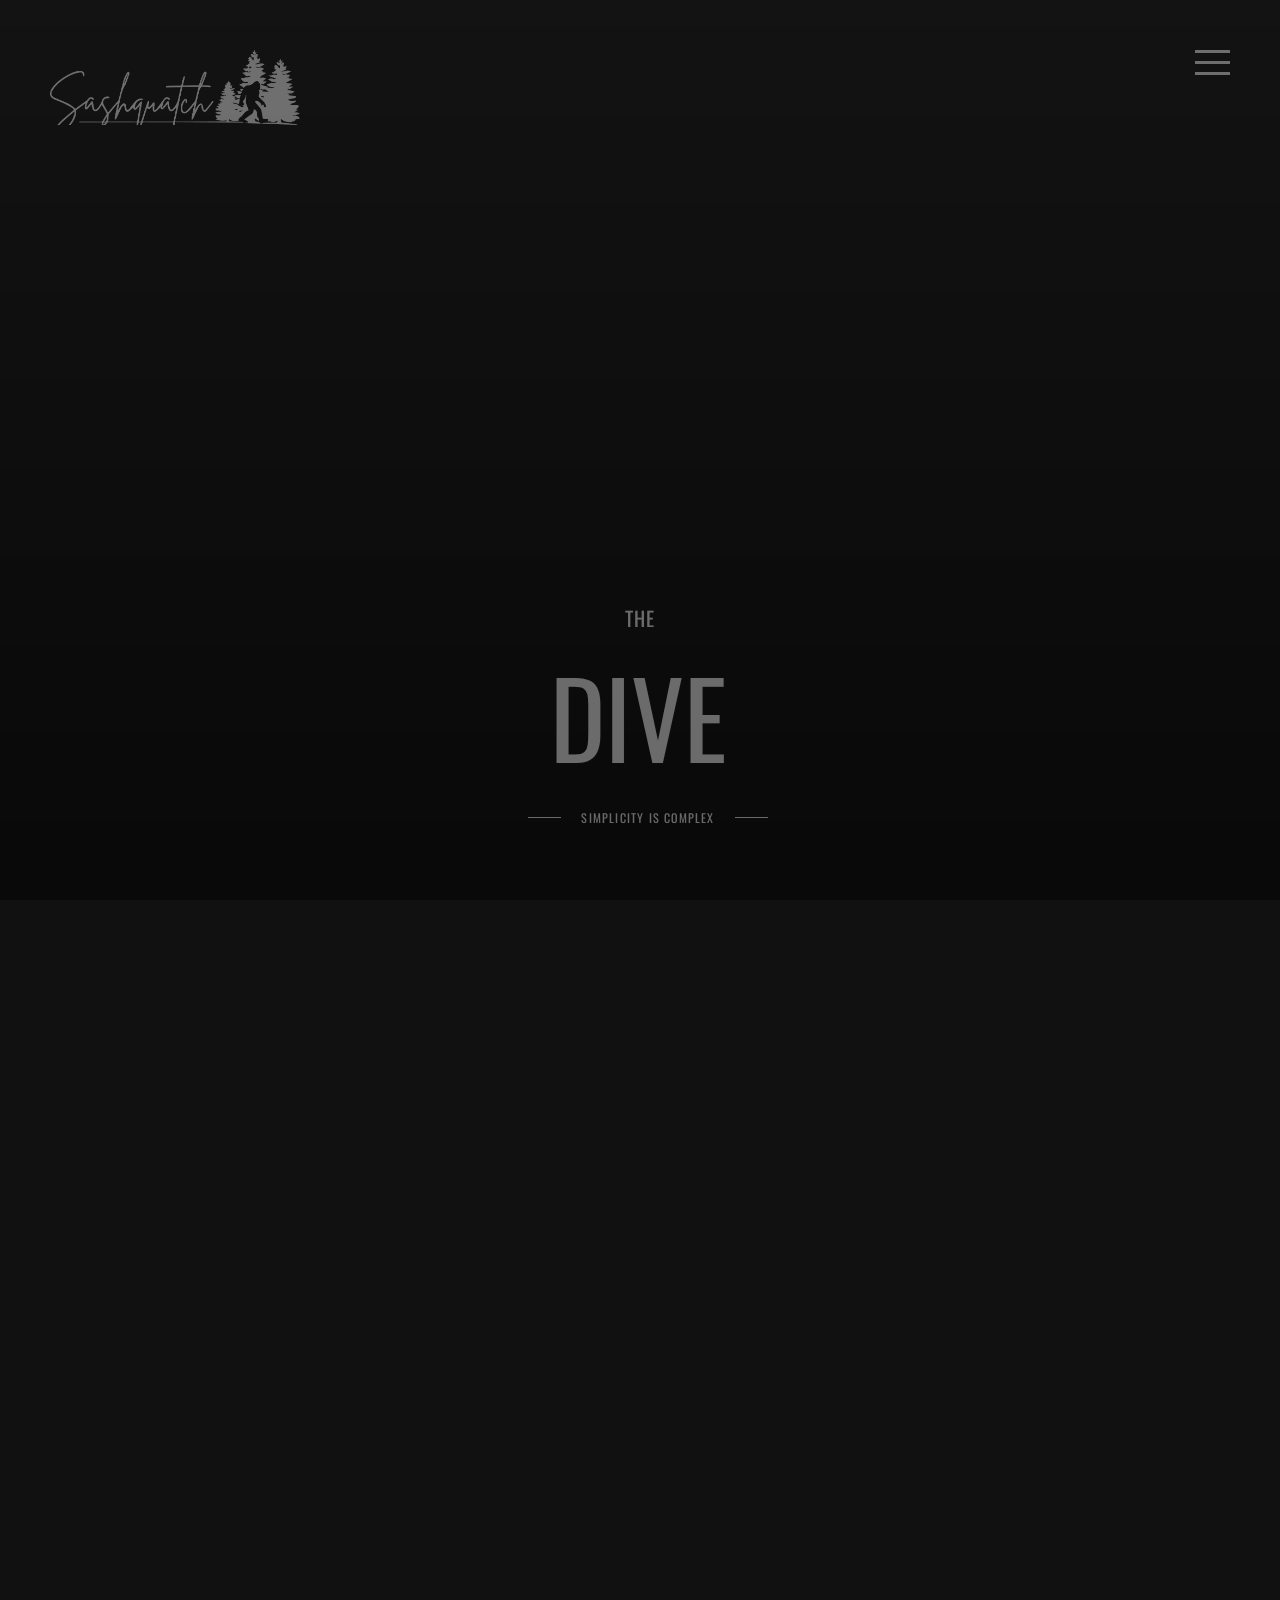
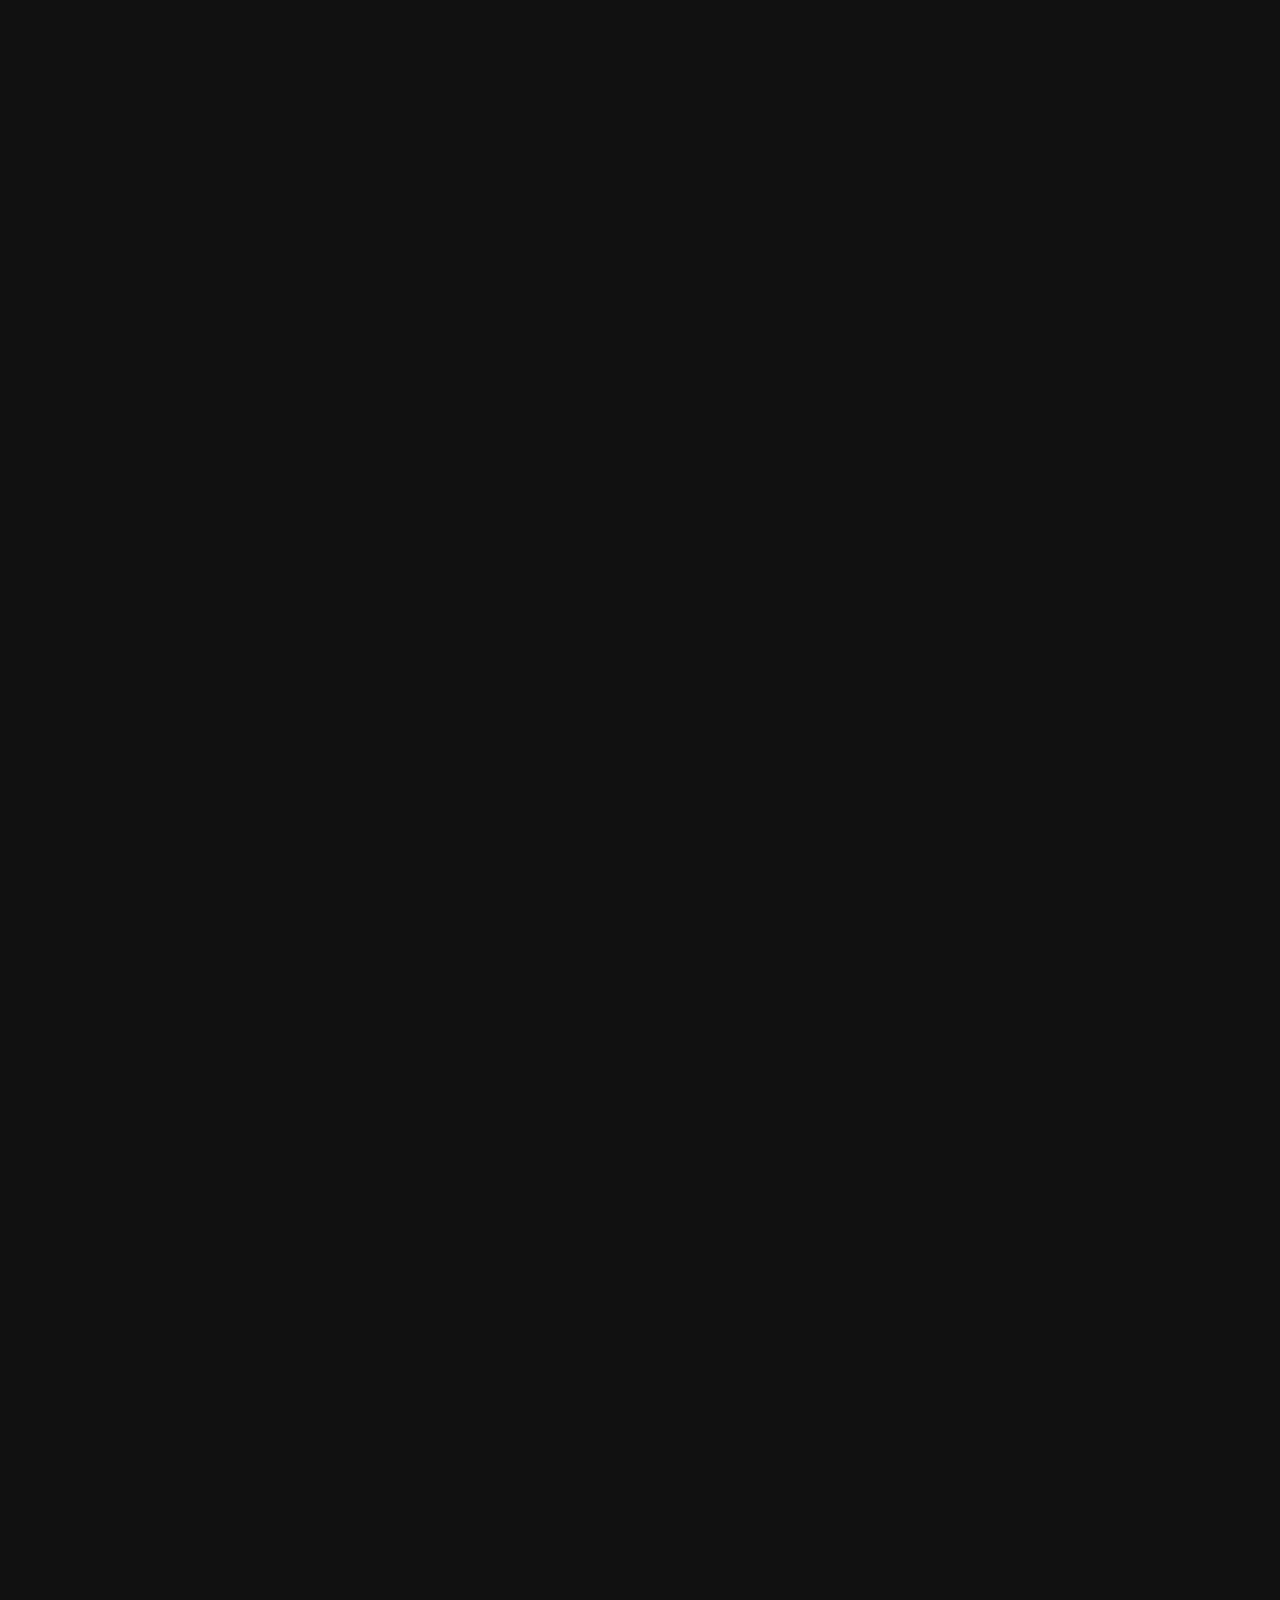
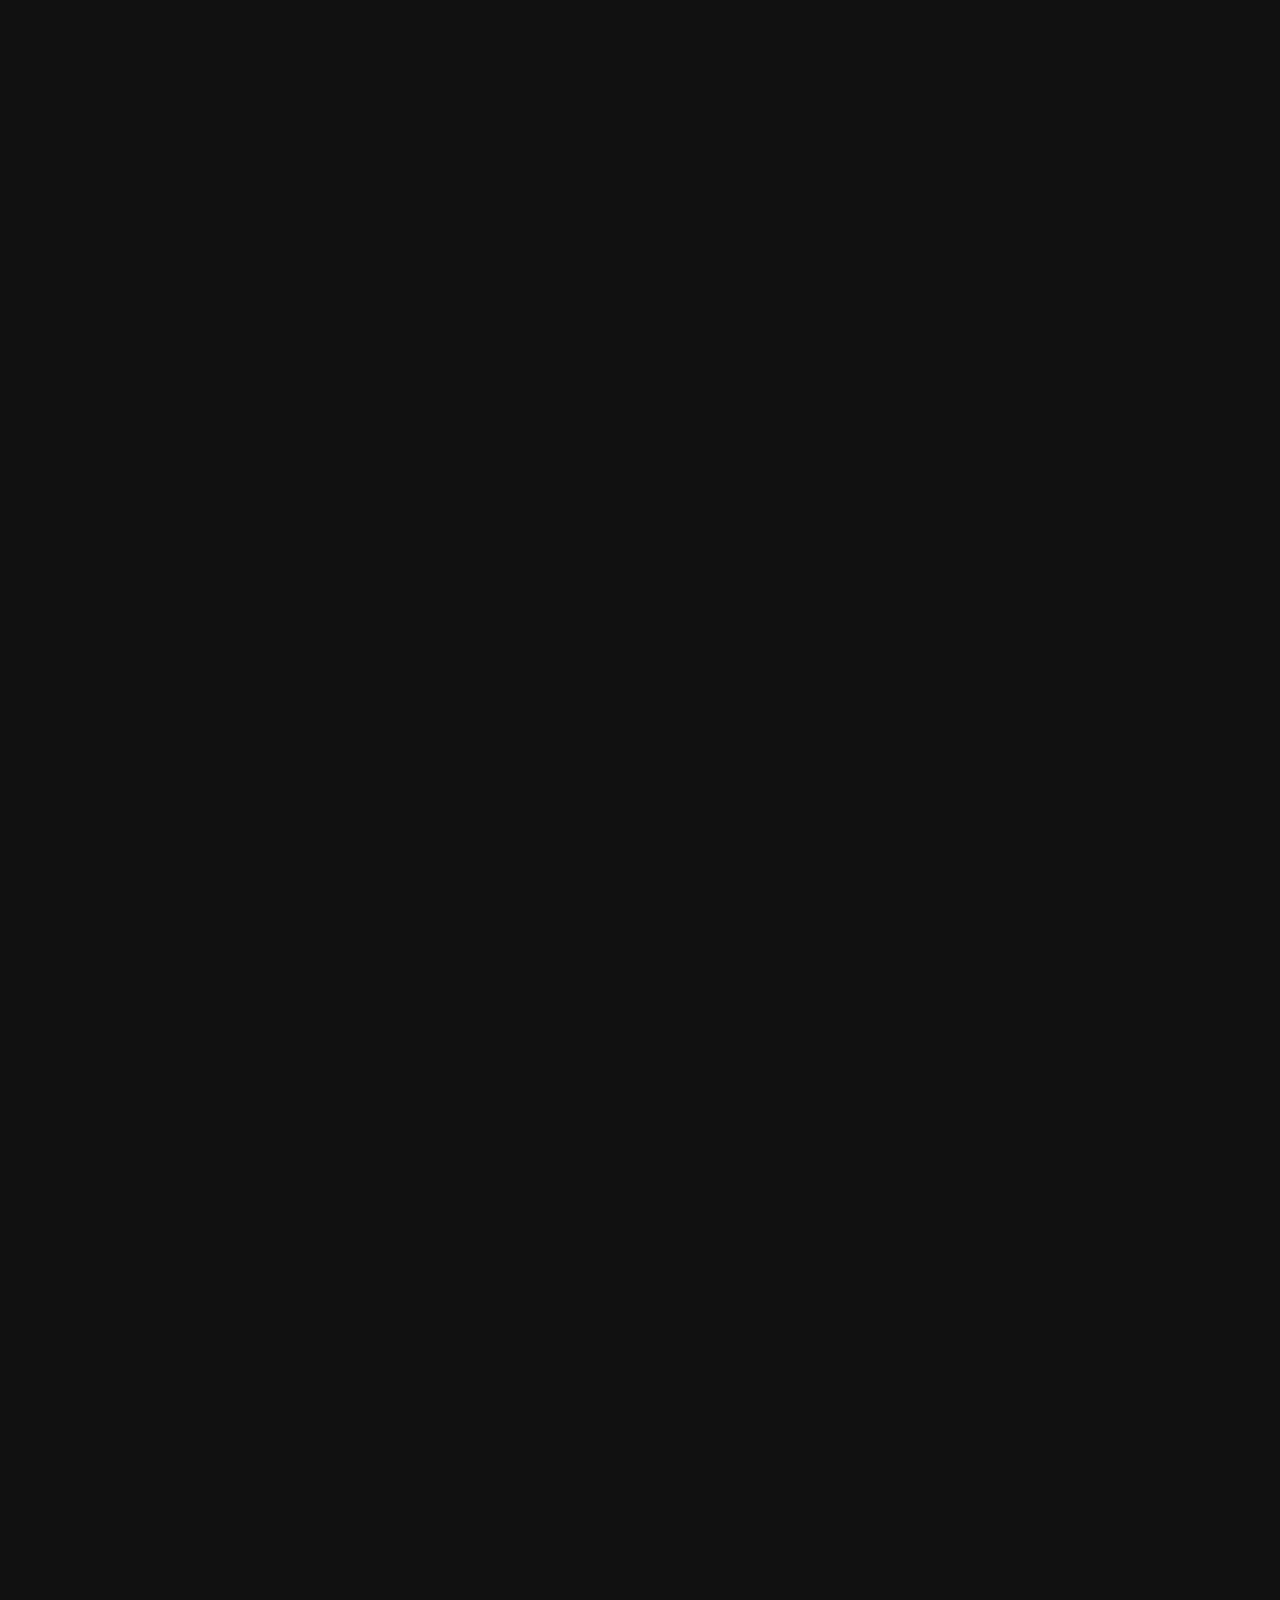
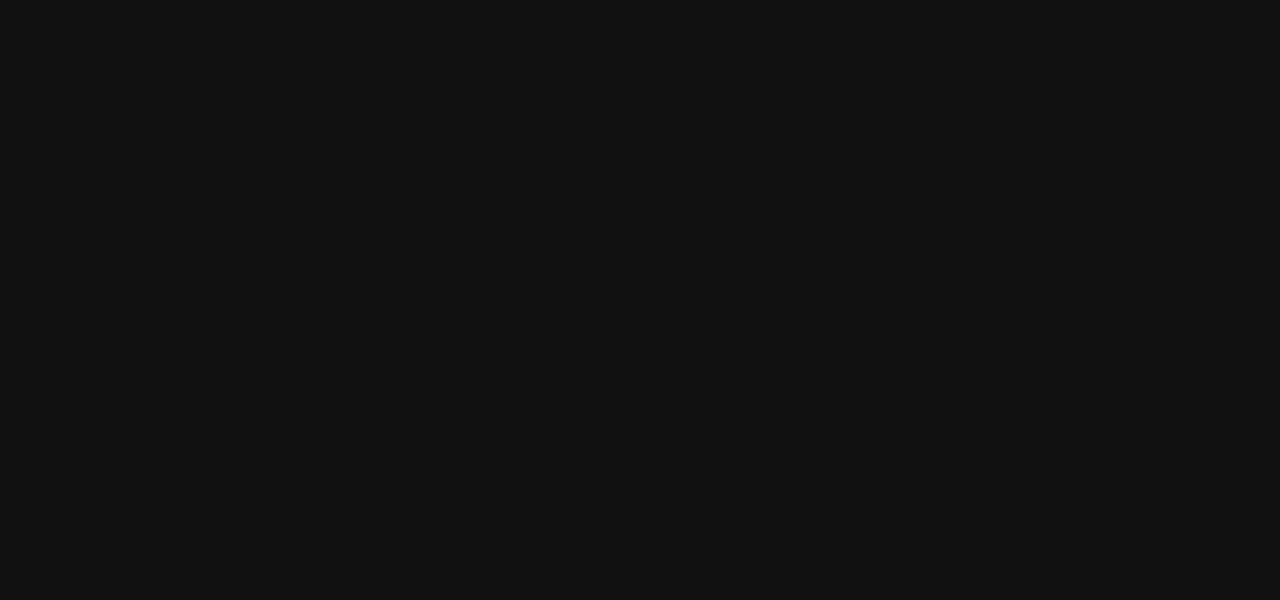
<file: index-HTML5-VIDEO.html>
<!DOCTYPE html>
<html lang="en">
    <head>
        <meta charset="utf-8">
        <title>
            The Dive || The Template
        </title>
        <meta content="" name="description">
        <meta content="" name="author">
        <meta content="" name="keywords">
        <meta content="height=device-height, width=device-width, initial-scale=1.0, minimum-scale=1.0, maximum-scale=1.0, user-scalable=no" name="viewport">
        <!-- The Dive, The Template v1.0 || ex nihilo || October 2017 -->
        <!-- style start -->
        <link href="css/plugins.css" media="all" rel="stylesheet" type="text/css">
        <link href="css/style.css" media="all" rel="stylesheet" type="text/css"><!-- style end -->
        <!-- google fonts start -->
        <link href="http://fonts.googleapis.com/css?family=Raleway:100,200,300,400,500,600,700,800,900%7COswald:300,400,700" rel="stylesheet" type="text/css"><!-- google fonts end -->
    </head>
    <body>
        <!-- preloader start -->
        <div class="preloader-bg"></div>
        <div id="preloader">
            <div id="preloader-status">
                <div class="preloader-position loader">
                    <span></span>
                </div>
            </div>
        </div><!-- preloader end -->
        <!-- logo start -->
        <a class="logo logo-light">
        <div class="logo-img fadeIn-element"></div></a><!-- logo end -->
        <!-- navigation start -->
        <div class="navigation-fire main-menu main-menu-light fadeIn-element">
            <span></span>
        </div>
        <nav class="navigation-menu">
            <!-- center container menu start -->
            <div class="center-container-menu">
                <!-- center block menu start -->
                <div class="center-block-menu">
                    <ul class="brackets">
                        <li>
                            <a class="menu-state active" href="#home">Home</a>
                        </li>
                        <li>
                            <a class="menu-state" href="#about">About</a>
                        </li>
                        <li>
                            <a class="menu-state" href="#works">Works</a>
                        </li>
                        <li>
                            <a class="menu-state" href="#services">Services</a>
                        </li>
                        <li>
                            <a class="menu-state" href="#news">News</a>
                        </li>
                        <li class="last">
                            <a class="menu-state" href="#contact">Contact</a>
                        </li>
                    </ul>
                </div><!-- center block menu end -->
            </div><!-- center container menu end -->
        </nav><!-- navigation end -->
        <!-- hero bg start -->
        <div class="hero-fullscreen">
            <!-- self-hosted HTML5 video start -->
            <div data-vide-bg="http://www.11-76.com/html5-videos/the-dive-the-template.mp4" data-vide-options="loop: true, muted: true, position: 0% 0%" id="video-bg"></div>
            <!-- self-hosted HTML5 video end -->
        </div><!-- hero bg end -->
        <!-- fullPage start -->
        <div id="fullpage">
            <!-- section home start -->
            <div class="section overlay-video overlay-dark-70" id="section0">
                <!-- introduction start -->
                <div class="introduction">
                    <!-- home title start -->
                    <h2 class="home-page-main-title fadeIn-element">
                        The
                    </h2>
                    <h1 class="home-page-main-title fadeIn-element">
                        Dive
                    </h1><!-- home title end -->
                    <!-- home subtitle start -->
                    <div class="split-border">
                        <div class="home-page-subtitle-carousel owl-carousel">
                            <span class="home-page-title-2 fadeIn-element">Simplicity is complex</span> <span class="home-page-title-2 fadeIn-element">Design is a process</span> <span class=
                            "home-page-title-2 fadeIn-element">Aesthetic is a decision</span> <span class="home-page-title-2 fadeIn-element">Style is everything</span>
                        </div>
                    </div><!-- home subtitle end -->
                </div><!-- introduction end -->
            </div><!-- section home end -->
            <!-- section about start -->
            <div class="section" id="section1">
                <!-- section title start -->
                <div class="section-title-vertical">
                    <span>About</span>
                </div><!-- section title end -->
                <!-- container start -->
                <div class="container-fluid sections">
                    <!-- row start -->
                    <div class="row">
                        <!-- col start -->
                        <div class="col-md-6 col-sm-6 nopadding">
                            <!-- slick left about start -->
                            <div class="slick-left-about overlay overlay-inverse-dark-35">
                                <!-- slick left about item img start -->
                                <div class="img-fullwidth-wrapper">
                                    <div class="img-fullwidth img-fullwidth-all img-fullwidth-about-carousel"></div>
                                </div><!-- slick left about item img end -->
                            </div><!-- slick left about end -->
                        </div><!-- col end -->
                        <!-- col start -->
                        <div class="col-md-6 col-sm-6 nopadding">
                            <!-- slick right about start -->
                            <div class="slick-right-about">
                                <!-- about content 1 start -->
                                <div class="img-fullwidth-wrapper">
                                    <div class="about-content">
                                        <div class="about-content-inner">
                                            <!-- main txt start -->
                                            <div class="height-correction">
                                                <div class="text-title">
                                                    <h4>
                                                        There is beauty<br>
                                                        in simplicity
                                                    </h4>
                                                </div>
                                                <div class="text-txt">
                                                    <p>
                                                        Lorem ipsum dolor sit amet, consectetur adipiscing elit. Donec vestibulum libero nec erat pulvinar, sed sollicitudin ex consectetur.
                                                    </p>
                                                </div>
                                                <div class="text-spacer">
                                                    <a class="c-btn inverse" href="#"><span>Read more</span></a>
                                                </div>
                                            </div><!-- main txt end -->
                                        </div>
                                    </div>
                                </div><!-- about content 1 end -->
                                <!-- about content 2 start -->
                                <div class="img-fullwidth-wrapper">
                                    <div class="about-content">
                                        <div class="about-content-inner">
                                            <!-- skills bar start -->
                                            <h3>
                                                The Know-how
                                            </h3>
                                            <div class="show-skillbar">
                                                <!-- skill 1 start -->
                                                <div class="skillbar" data-percent="95">
                                                    <span class="skillbar-title">Fashion</span>
                                                    <div class="skillbar-bar"></div><span class="skill-bar-percent"></span>
                                                </div><!-- skill 1 end -->
                                                <!-- skill 2 start -->
                                                <div class="skillbar" data-percent="90">
                                                    <span class="skillbar-title">Fine-art</span>
                                                    <div class="skillbar-bar"></div><span class="skill-bar-percent"></span>
                                                </div><!-- skill 2 end -->
                                                <!-- skill 3 start -->
                                                <div class="skillbar" data-percent="85">
                                                    <span class="skillbar-title">Documentary</span>
                                                    <div class="skillbar-bar"></div><span class="skill-bar-percent"></span>
                                                </div><!-- skill 3 end -->
                                                <!-- skill 4 start -->
                                                <div class="skillbar" data-percent="76">
                                                    <span class="skillbar-title">Architectural</span>
                                                    <div class="skillbar-bar"></div><span class="skill-bar-percent"></span>
                                                </div><!-- skill 4 end -->
                                            </div><!-- skills bar end -->
                                        </div>
                                    </div>
                                </div><!-- about content 2 end -->
                                <!-- about content 3 start -->
                                <div class="img-fullwidth-wrapper">
                                    <div class="about-content">
                                        <div class="about-content-inner">
                                            <!-- facts counter start -->
                                            <h3>
                                                The Facts
                                            </h3>
                                            <div class="facts-counter-wrapper">
                                                <!-- col start -->
                                                <div class="col-xs-6 col-sm-3">
                                                    <!-- fact 1 start -->
                                                    <div class="facts-counter-number">
                                                        976
                                                    </div>
                                                    <div class="facts-counter-description">
                                                        <i class="ion-ios-briefcase-outline facts-counter-description-img"></i> <span class="facts-counter-title">Completed Jobs</span>
                                                    </div><!-- fact 1 end -->
                                                </div><!-- col end -->
                                                <!-- col start -->
                                                <div class="col-xs-6 col-sm-3">
                                                    <!-- fact 2 start -->
                                                    <div class="facts-counter-number large">
                                                        49
                                                    </div>
                                                    <div class="facts-counter-description">
                                                        <i class="ion-ios-wineglass-outline facts-counter-description-img large"></i> <span class="facts-counter-title large">Clients Served</span>
                                                    </div><!-- fact 2 end -->
                                                </div><!-- col end -->
                                                <!-- clearfix start -->
                                                <div class="clearfix visible-xs-block"></div><!-- clearfix end -->
                                                <!-- col start -->
                                                <div class="col-xs-6 col-sm-3">
                                                    <!-- fact 3 start -->
                                                    <div class="facts-counter-number large">
                                                        195
                                                    </div>
                                                    <div class="facts-counter-description">
                                                        <i class="ion-ios-world-outline facts-counter-description-img large"></i> <span class="facts-counter-title large">States Reached</span>
                                                    </div><!-- fact 3 end -->
                                                </div><!-- col end -->
                                                <!-- col start -->
                                                <div class="col-xs-6 col-sm-3">
                                                    <!-- fact 4 start -->
                                                    <div class="facts-counter-number">
                                                        1976
                                                    </div>
                                                    <div class="facts-counter-description">
                                                        <i class="ion-ios-photos-outline facts-counter-description-img"></i> <span class="facts-counter-title">Photos Taken</span>
                                                    </div><!-- fact 4 end -->
                                                </div><!-- col end -->
                                            </div><!-- facts counter end -->
                                        </div>
                                    </div>
                                </div><!-- about content 3 end -->
                                <!-- about content 4 start -->
                                <div class="img-fullwidth-wrapper">
                                    <div class="about-content">
                                        <div class="about-content-inner about-content-inner-testimonials">
                                            <!-- testimonials start -->
                                            <div class="text-title text-title-secondary text-title-secondary-testimonials">
                                                <h4>
                                                    Testimonials
                                                </h4>
                                            </div>
                                            <div class="owl-carousel" id="testimonials-carousel">
                                                <!-- testimonials quote 1 start -->
                                                <div class="testimonials-quote">
                                                    <div class="testimonials-quote-img">
                                                        <img alt="Testimonials image" class="testimonials-quote-img" src="img/testimonials/testimonials-quote-img-1.jpg">
                                                    </div>
                                                    <p>
                                                        <span class="section-testimonials quote-mark-l ion-quote"></span>Lorem ipsum dolor sit amet, consectetur adipiscing elit. Integer fermentum
                                                        nibh et metus facilisis.<span class="section-testimonials quote-mark-r ion-quote"></span>
                                                    </p>
                                                    <div class="testimonials-signature">
                                                        C. Eastwood
                                                    </div>
                                                </div><!-- testimonials quote 1 end -->
                                                <!-- testimonials quote 2 start -->
                                                <div class="testimonials-quote">
                                                    <div class="testimonials-quote-img">
                                                        <img alt="Testimonials image" class="testimonials-quote-img" src="img/testimonials/testimonials-quote-img-2.jpg">
                                                    </div>
                                                    <p>
                                                        <span class="section-testimonials quote-mark-l ion-quote"></span>Vivamus scelerisque velit nec gravida ornare. Nam egestas purus eget sagittis
                                                        tempor.<span class="section-testimonials quote-mark-r ion-quote"></span>
                                                    </p>
                                                    <div class="testimonials-signature">
                                                        R. Redford
                                                    </div>
                                                </div><!-- testimonials quote 2 end -->
                                                <!-- testimonials quote 3 start -->
                                                <div class="testimonials-quote">
                                                    <div class="testimonials-quote-img">
                                                        <img alt="Testimonials image" class="testimonials-quote-img" src="img/testimonials/testimonials-quote-img-3.jpg">
                                                    </div>
                                                    <p>
                                                        <span class="section-testimonials quote-mark-l ion-quote"></span>Duis ac massa at neque scelerisque finibus vel sed erat. Sed vulputate nisl
                                                        vitae elit laoreet.<span class="section-testimonials quote-mark-r ion-quote"></span>
                                                    </p>
                                                    <div class="testimonials-signature">
                                                        K.W. Wong
                                                    </div>
                                                </div><!-- testimonials quote 3 end -->
                                                <!-- testimonials quote 4 start -->
                                                <div class="testimonials-quote">
                                                    <div class="testimonials-quote-img">
                                                        <img alt="Testimonials image" class="testimonials-quote-img" src="img/testimonials/testimonials-quote-img-4.jpg">
                                                    </div>
                                                    <p>
                                                        <span class="section-testimonials quote-mark-l ion-quote"></span> Vivamus consectetur commodo enim, ut accumsan mauris interdum quis. Donec et
                                                        euismod.<span class="section-testimonials quote-mark-r ion-quote"></span>
                                                    </p>
                                                    <div class="testimonials-signature">
                                                        T. Scott
                                                    </div>
                                                </div><!-- testimonials quote 4 end -->
                                            </div><!-- testimonials end -->
                                        </div>
                                    </div>
                                </div><!-- about content 4 end -->
                            </div><!-- slick right about end -->
                        </div><!-- col end -->
                    </div><!-- row end -->
                </div><!-- container end -->
            </div><!-- section about end -->
            <!-- section works start -->
            <div class="section" id="section2">
                <!-- section title start -->
                <div class="section-title-vertical right-side">
                    <span>Works</span>
                </div><!-- section title end -->
                <!-- works IMG carousel start -->
                <div class="works-page-img-wrapper">
                    <div class="owl-carousel" id="works-page-img-carousel">
                        <!-- works IMG carousel item start -->
                        <div class="works-page-img-carousel-item">
                            <!-- works IMG carousel item 1 start -->
                            <div class="works-page-img-carousel-item-1 overlay overlay-inverse-dark-35">
                                <div class="works-page-img-carousel-wrapper">
                                    <div class="works-page-img-carousel-text">
                                        <div class="works-page-img-carousel-heading">
                                            Beauty / Fashion
                                        </div>
                                        <div class="works-page-img-carousel-title">
                                            <h4>
                                                Simplicity<br>
                                                is complex
                                            </h4>
                                        </div>
                                        <div class="works-page-img-carousel-content">
                                            <div class="works-page-img-carousel-spacer-top"></div><a class="c-btn inverse popup-photo" href=
                                            "img/works/works-large/works-page-img-carousel-item-large-1.jpg" title="Simplicity is complex"><span>View image</span></a>
                                        </div>
                                    </div>
                                </div>
                            </div><!-- works IMG carousel item 1 end -->
                            <!-- works IMG carousel item 2 start -->
                            <div class="works-page-img-carousel-item-2 overlay overlay-inverse-dark-35">
                                <div class="works-page-img-carousel-wrapper">
                                    <div class="works-page-img-carousel-text">
                                        <div class="works-page-img-carousel-heading">
                                            People / Life
                                        </div>
                                        <div class="works-page-img-carousel-title">
                                            <h4>
                                                Design<br>
                                                is a process
                                            </h4>
                                        </div>
                                        <div class="works-page-img-carousel-content">
                                            <div class="works-page-img-carousel-spacer-top"></div><a class="c-btn inverse popup-photo" href=
                                            "img/works/works-large/works-page-img-carousel-item-large-2.jpg" title="Design is a process"><span>View image</span></a>
                                        </div>
                                    </div>
                                </div>
                            </div><!-- works IMG carousel item 2 end -->
                        </div><!-- works IMG carousel item end -->
                        <!-- works IMG carousel item start -->
                        <div class="works-page-img-carousel-item">
                            <!-- works IMG carousel item 3 start -->
                            <div class="works-page-img-carousel-item-3 overlay overlay-inverse-dark-35">
                                <div class="works-page-img-carousel-wrapper">
                                    <div class="works-page-img-carousel-text">
                                        <div class="works-page-img-carousel-heading">
                                            Royalty / Stock
                                        </div>
                                        <div class="works-page-img-carousel-title">
                                            <h4>
                                                Aesthetic<br>
                                                is a decision
                                            </h4>
                                        </div>
                                        <div class="works-page-img-carousel-content">
                                            <div class="works-page-img-carousel-spacer-top"></div><a class="c-btn inverse popup-youtube" href="https://www.youtube.com/watch?v=r8j-MWq4HZc"><span>Watch
                                            video</span></a>
                                        </div>
                                    </div>
                                </div>
                            </div><!-- works IMG carousel item 3 end -->
                            <!-- works IMG carousel item 4 start -->
                            <div class="works-page-img-carousel-item-4 overlay overlay-inverse-dark-35">
                                <div class="works-page-img-carousel-wrapper">
                                    <div class="works-page-img-carousel-text">
                                        <div class="works-page-img-carousel-heading">
                                            Culture / Travel
                                        </div>
                                        <div class="works-page-img-carousel-title">
                                            <h4>
                                                Style<br>
                                                is everything
                                            </h4>
                                        </div>
                                        <div class="works-page-img-carousel-content">
                                            <div class="works-page-img-carousel-spacer-top"></div><a class="c-btn inverse popup-vimeo" href="https://vimeo.com/95515307"><span>Watch video</span></a>
                                        </div>
                                    </div>
                                </div>
                            </div><!-- works IMG carousel item 4 end -->
                        </div><!-- works IMG carousel item end -->
                        <!-- works IMG carousel item start -->
                        <div class="works-page-img-carousel-item">
                            <!-- works IMG carousel item 5 start -->
                            <div class="works-page-img-carousel-item-5 overlay overlay-inverse-dark-35">
                                <div class="works-page-img-carousel-wrapper">
                                    <div class="works-page-img-carousel-text">
                                        <div class="works-page-img-carousel-heading">
                                            Beauty / Fashion
                                        </div>
                                        <div class="works-page-img-carousel-title">
                                            <h4>
                                                Simplicity<br>
                                                is complex
                                            </h4>
                                        </div>
                                        <div class="works-page-img-carousel-content">
                                            <div class="works-page-img-carousel-spacer-top"></div><a class="c-btn inverse popup-photo" href=
                                            "img/works/works-large/works-page-img-carousel-item-large-5.jpg" title="Simplicity is complex"><span>View image</span></a>
                                        </div>
                                    </div>
                                </div>
                            </div><!-- works IMG carousel item 5 end -->
                            <!-- works IMG carousel item 6 start -->
                            <div class="works-page-img-carousel-item-6 overlay overlay-inverse-dark-35">
                                <div class="works-page-img-carousel-wrapper">
                                    <div class="works-page-img-carousel-text">
                                        <div class="works-page-img-carousel-heading">
                                            People / Life
                                        </div>
                                        <div class="works-page-img-carousel-title">
                                            <h4>
                                                Design<br>
                                                is a process
                                            </h4>
                                        </div>
                                        <div class="works-page-img-carousel-content">
                                            <div class="works-page-img-carousel-spacer-top"></div><a class="c-btn inverse popup-photo" href=
                                            "img/works/works-large/works-page-img-carousel-item-large-6.jpg" title="Design is a process"><span>View image</span></a>
                                        </div>
                                    </div>
                                </div>
                            </div><!-- works IMG carousel item 6 end -->
                        </div><!-- works IMG carousel item end -->
                        <!-- works IMG carousel item start -->
                        <div class="works-page-img-carousel-item">
                            <!-- works IMG carousel item 7 start -->
                            <div class="works-page-img-carousel-item-7 overlay overlay-inverse-dark-35">
                                <div class="works-page-img-carousel-wrapper">
                                    <div class="works-page-img-carousel-text">
                                        <div class="works-page-img-carousel-heading">
                                            Royalty / Stock
                                        </div>
                                        <div class="works-page-img-carousel-title">
                                            <h4>
                                                Aesthetic<br>
                                                is a decision
                                            </h4>
                                        </div>
                                        <div class="works-page-img-carousel-content">
                                            <div class="works-page-img-carousel-spacer-top"></div><a class="c-btn inverse popup-photo" href=
                                            "img/works/works-large/works-page-img-carousel-item-large-7.jpg" title="Aesthetic is a decision"><span>View image</span></a>
                                        </div>
                                    </div>
                                </div>
                            </div><!-- works IMG carousel item 7 end -->
                            <!-- works IMG carousel item 8 start -->
                            <div class="works-page-img-carousel-item-8 overlay overlay-inverse-dark-35">
                                <div class="works-page-img-carousel-wrapper">
                                    <div class="works-page-img-carousel-text">
                                        <div class="works-page-img-carousel-heading">
                                            Culture / Travel
                                        </div>
                                        <div class="works-page-img-carousel-title">
                                            <h4>
                                                Style<br>
                                                is everything
                                            </h4>
                                        </div>
                                        <div class="works-page-img-carousel-content">
                                            <div class="works-page-img-carousel-spacer-top"></div><a class="c-btn inverse popup-photo" href=
                                            "img/works/works-large/works-page-img-carousel-item-large-8.jpg" title="Style is everything"><span>View image</span></a>
                                        </div>
                                    </div>
                                </div>
                            </div><!-- works IMG carousel item 8 end -->
                        </div><!-- works IMG carousel item end -->
                        <!-- works IMG carousel item start -->
                        <div class="works-page-img-carousel-item">
                            <!-- works IMG carousel item 9 start -->
                            <div class="works-page-img-carousel-item-9 overlay overlay-inverse-dark-35">
                                <div class="works-page-img-carousel-wrapper">
                                    <div class="works-page-img-carousel-text">
                                        <div class="works-page-img-carousel-heading">
                                            Beauty / Fashion
                                        </div>
                                        <div class="works-page-img-carousel-title">
                                            <h4>
                                                Simplicity<br>
                                                is complex
                                            </h4>
                                        </div>
                                        <div class="works-page-img-carousel-content">
                                            <div class="works-page-img-carousel-spacer-top"></div><a class="c-btn inverse popup-youtube" href="https://www.youtube.com/watch?v=r8j-MWq4HZc"><span>Watch
                                            video</span></a>
                                        </div>
                                    </div>
                                </div>
                            </div><!-- works IMG carousel item 9 end -->
                            <!-- works IMG carousel item 10 start -->
                            <div class="works-page-img-carousel-item-10 overlay overlay-inverse-dark-35">
                                <div class="works-page-img-carousel-wrapper">
                                    <div class="works-page-img-carousel-text">
                                        <div class="works-page-img-carousel-heading">
                                            People / Life
                                        </div>
                                        <div class="works-page-img-carousel-title">
                                            <h4>
                                                Design<br>
                                                is a process
                                            </h4>
                                        </div>
                                        <div class="works-page-img-carousel-content">
                                            <div class="works-page-img-carousel-spacer-top"></div><a class="c-btn inverse popup-vimeo" href="https://vimeo.com/95515307"><span>Watch video</span></a>
                                        </div>
                                    </div>
                                </div>
                            </div><!-- works IMG carousel item 10 end -->
                        </div><!-- works IMG carousel item end -->
                        <!-- works IMG carousel item start -->
                        <div class="works-page-img-carousel-item">
                            <!-- works IMG carousel item 11 start -->
                            <div class="works-page-img-carousel-item-11 overlay overlay-inverse-dark-35">
                                <div class="works-page-img-carousel-wrapper">
                                    <div class="works-page-img-carousel-text">
                                        <div class="works-page-img-carousel-heading">
                                            Royalty / Stock
                                        </div>
                                        <div class="works-page-img-carousel-title">
                                            <h4>
                                                Aesthetic<br>
                                                is a decision
                                            </h4>
                                        </div>
                                        <div class="works-page-img-carousel-content">
                                            <div class="works-page-img-carousel-spacer-top"></div><a class="c-btn inverse popup-photo" href=
                                            "img/works/works-large/works-page-img-carousel-item-large-11.jpg" title="Aesthetic is a decision"><span>View image</span></a>
                                        </div>
                                    </div>
                                </div>
                            </div><!-- works IMG carousel item 11 end -->
                            <!-- works IMG carousel item 12 start -->
                            <div class="works-page-img-carousel-item-12 overlay overlay-inverse-dark-35">
                                <div class="works-page-img-carousel-wrapper">
                                    <div class="works-page-img-carousel-text">
                                        <div class="works-page-img-carousel-heading">
                                            Culture / Travel
                                        </div>
                                        <div class="works-page-img-carousel-title">
                                            <h4>
                                                Style<br>
                                                is everything
                                            </h4>
                                        </div>
                                        <div class="works-page-img-carousel-content">
                                            <div class="works-page-img-carousel-spacer-top"></div><a class="c-btn inverse popup-photo" href=
                                            "img/works/works-large/works-page-img-carousel-item-large-12.jpg" title="Style is everything"><span>View image</span></a>
                                        </div>
                                    </div>
                                </div>
                            </div><!-- works IMG carousel item 12 end -->
                        </div><!-- works IMG carousel item end -->
                    </div>
                </div><!-- works IMG carousel end -->
            </div><!-- section works end -->
            <!-- section services start -->
            <div class="section" id="section3">
                <!-- section title start -->
                <div class="section-title-vertical">
                    <span>Services</span>
                </div><!-- section title end -->
                <!-- container start -->
                <div class="container-fluid sections">
                    <!-- row start -->
                    <div class="row">
                        <!-- col start -->
                        <div class="col-md-6 col-sm-6 nopadding">
                            <!-- slick services start -->
                            <div class="slick-services overlay overlay-inverse-dark-35">
                                <!-- services carousel item 1 img start -->
                                <div class="img-fullwidth-wrapper">
                                    <div class="img-fullwidth img-fullwidth-all img-fullwidth-services-carousel-1"></div>
                                </div><!-- services carousel item 1 img end -->
                                <!-- services carousel item 2 img start -->
                                <div class="img-fullwidth-wrapper">
                                    <div class="img-fullwidth img-fullwidth-all img-fullwidth-services-carousel-2"></div>
                                </div><!-- services carousel item 2 img end -->
                                <!-- services carousel item 3 img start -->
                                <div class="img-fullwidth-wrapper">
                                    <div class="img-fullwidth img-fullwidth-all img-fullwidth-services-carousel-3"></div>
                                </div><!-- services carousel item 3 img end -->
                            </div><!-- slick services end -->
                        </div><!-- col end -->
                        <!-- col start -->
                        <div class="col-md-6 col-sm-6 nopadding">
                            <!-- services container start -->
                            <div class="services-container dark-logo">
                                <div class="blockquote">
                                    <!-- center container start -->
                                    <div class="center-container">
                                        <!-- center block start -->
                                        <div class="center-block">
                                            <div class="services-wrapper">
                                                <div class="services-accordion">
                                                    <ul>
                                                        <li>
                                                            <span>Branding</span>
                                                            <ul>
                                                                <li>
                                                                    <a href="#">Branding Campaigns</a>
                                                                </li>
                                                                <li>
                                                                    <a href="#">Customer Surveys</a>
                                                                </li>
                                                                <li>
                                                                    <a href="#">Advertising Campaigns</a>
                                                                </li>
                                                            </ul>
                                                        </li>
                                                        <li>
                                                            <span>Photography</span>
                                                            <ul>
                                                                <li>
                                                                    <a href="#">Commercial / Stock</a>
                                                                </li>
                                                                <li>
                                                                    <a href="#">Beauty / Fashion</a>
                                                                </li>
                                                                <li>
                                                                    <a href="#">Nature / Landscapes</a>
                                                                </li>
                                                            </ul>
                                                        </li>
                                                        <li>
                                                            <span>Brand Identity</span>
                                                            <ul>
                                                                <li>
                                                                    <a href="#">Colors</a>
                                                                </li>
                                                                <li>
                                                                    <a href="#">Design</a>
                                                                </li>
                                                                <li>
                                                                    <a href="#">Logotype</a>
                                                                </li>
                                                            </ul>
                                                        </li>
                                                    </ul>
                                                </div>
                                            </div>
                                        </div><!-- center block end -->
                                    </div><!-- center container end -->
                                </div>
                            </div><!-- services container end -->
                        </div><!-- col end -->
                    </div><!-- row end -->
                </div><!-- container end -->
            </div><!-- section services end -->
            <!-- section news start -->
            <div class="section" id="section4">
                <!-- section title start -->
                <div class="section-title-vertical right-side">
                    <span>News</span>
                </div><!-- section title end -->
                <!-- news IMG carousel start -->
                <div class="news-page-img-wrapper">
                    <div class="owl-carousel" id="news-page-img-carousel">
                        <!-- news IMG carousel item 1 start -->
                        <div class="news-page-img-carousel-item">
                            <div class="news-page-img-carousel-item-1 overlay overlay-inverse-dark-35">
                                <div class="news-page-img-carousel-wrapper">
                                    <div class="news-page-img-carousel-text">
                                        <div class="news-page-img-carousel-heading">
                                            Beauty / Fashion
                                        </div>
                                        <div class="news-page-img-carousel-title">
                                            <h4>
                                                Simplicity<br>
                                                is complex
                                            </h4>
                                        </div>
                                        <div class="news-page-img-carousel-content">
                                            <div class="news-page-img-carousel-spacer-top"></div>
                                            <p>
                                                Lorem ipsum dolor sit amet, consectetur adipiscing elit. Pellentesque nec scelerisque nunc. Interdum et malesuada fames ac ante ipsum primis in
                                                faucibus.
                                            </p>
                                            <div class="news-page-img-carousel-spacer-bottom">
                                                <a class="c-btn c-btn-news inverse toggle-news-content-1"><span>Read more</span></a>
                                            </div>
                                        </div>
                                    </div>
                                </div>
                            </div>
                        </div><!-- news IMG carousel item 1 end -->
                        <!-- news IMG carousel item 2 start -->
                        <div class="news-page-img-carousel-item">
                            <div class="news-page-img-carousel-item-2 overlay overlay-inverse-dark-35">
                                <div class="news-page-img-carousel-wrapper">
                                    <div class="news-page-img-carousel-text">
                                        <div class="news-page-img-carousel-heading">
                                            People / Life
                                        </div>
                                        <div class="news-page-img-carousel-title">
                                            <h4>
                                                Design<br>
                                                is a process
                                            </h4>
                                        </div>
                                        <div class="news-page-img-carousel-content">
                                            <div class="news-page-img-carousel-spacer-top"></div>
                                            <p>
                                                Morbi hendrerit orci aliquet augue eleifend, ac gravida turpis rutrum. Suspendisse suscipit dui eu lorem pharetra egestas. Nunc nec eleifend libero.
                                            </p>
                                            <div class="news-page-img-carousel-spacer-bottom">
                                                <a class="c-btn c-btn-news inverse toggle-news-content-2"><span>Read more</span></a>
                                            </div>
                                        </div>
                                    </div>
                                </div>
                            </div>
                        </div><!-- news IMG carousel item 2 end -->
                        <!-- news IMG carousel item 3 start -->
                        <div class="news-page-img-carousel-item">
                            <div class="news-page-img-carousel-item-3 overlay overlay-inverse-dark-35">
                                <div class="news-page-img-carousel-wrapper">
                                    <div class="news-page-img-carousel-text">
                                        <div class="news-page-img-carousel-heading">
                                            Royalty / Stock
                                        </div>
                                        <div class="news-page-img-carousel-title">
                                            <h4>
                                                Aesthetic<br>
                                                is a decision
                                            </h4>
                                        </div>
                                        <div class="news-page-img-carousel-content">
                                            <div class="news-page-img-carousel-spacer-top"></div>
                                            <p>
                                                Suspendisse sit amet imperdiet sem. Vivamus sit amet lorem interdum, aliquet metus quis, fermentum velit. Phasellus ullamcorper, ante ac semper congue.
                                            </p>
                                            <div class="news-page-img-carousel-spacer-bottom">
                                                <a class="c-btn c-btn-news inverse toggle-news-content-3"><span>Read more</span></a>
                                            </div>
                                        </div>
                                    </div>
                                </div>
                            </div>
                        </div><!-- news IMG carousel item 3 end -->
                        <!-- news IMG carousel item 4 start -->
                        <div class="news-page-img-carousel-item">
                            <div class="news-page-img-carousel-item-4 overlay overlay-inverse-dark-35">
                                <div class="news-page-img-carousel-wrapper">
                                    <div class="news-page-img-carousel-text">
                                        <div class="news-page-img-carousel-heading">
                                            Culture / Travel
                                        </div>
                                        <div class="news-page-img-carousel-title">
                                            <h4>
                                                Style<br>
                                                is everything
                                            </h4>
                                        </div>
                                        <div class="news-page-img-carousel-content">
                                            <div class="news-page-img-carousel-spacer-top"></div>
                                            <p>
                                                In nibh nisi, blandit eget accumsan et, lobortis ac tellus. Vestibulum feugiat tellus a turpis consectetur pretium. Donec et ante odio. Vestibulum eu
                                                accumsan nisl.
                                            </p>
                                            <div class="news-page-img-carousel-spacer-bottom">
                                                <a class="c-btn c-btn-news inverse toggle-news-content-4"><span>Read more</span></a>
                                            </div>
                                        </div>
                                    </div>
                                </div>
                            </div>
                        </div><!-- news IMG carousel item 4 end -->
                    </div>
                </div><!-- news IMG carousel end -->
                <!-- news MORE carousel item 1 start -->
                <div class="panel-left-1 panel-left-bg-1 overlay overlay-inverse-dark-35"></div>
                <div class="panel-right panel-right-1">
                    <!-- center container start -->
                    <div class="center-container">
                        <!-- center block start -->
                        <div class="center-block">
                            <!-- news MORE carousel content 1 start -->
                            <div class="img-fullwidth-wrapper">
                                <div class="about-content">
                                    <div class="about-content-inner">
                                        <!-- main txt start -->
                                        <div class="height-correction">
                                            <div class="text-title text-title-dark">
                                                <div class="news-page-img-carousel-heading news-page-img-carousel-heading-dark">
                                                    <span>Tuesday, October 10, 2017</span> Beauty / Fashion
                                                </div>
                                                <h4>
                                                    Simplicity<br>
                                                    is complex
                                                </h4>
                                            </div>
                                            <div class="text-txt text-txt-dark">
                                                <p>
                                                    Lorem ipsum dolor sit amet, consectetur adipiscing elit. Donec vestibulum libero nec erat pulvinar, sed sollicitudin ex consectetur.
                                                </p>
                                            </div>
                                            <div class="text-spacer">
                                                <a class="c-btn inverse-dark toggle-news-content-1" href="javascript:void(0)"><span>Close</span></a>
                                            </div>
                                        </div><!-- main txt end -->
                                    </div>
                                </div>
                            </div><!-- news MORE carousel content 1 end -->
                        </div><!-- center block end -->
                    </div><!-- center container end -->
                </div><!-- news MORE carousel item 1 end -->
                <!-- news MORE carousel item 2 start -->
                <div class="panel-left-2 panel-left-bg-2 overlay overlay-inverse-dark-35"></div>
                <div class="panel-right panel-right-2">
                    <!-- center container start -->
                    <div class="center-container">
                        <!-- center block start -->
                        <div class="center-block">
                            <!-- news MORE carousel content 2 start -->
                            <div class="img-fullwidth-wrapper">
                                <div class="about-content">
                                    <div class="about-content-inner">
                                        <!-- main txt start -->
                                        <div class="height-correction">
                                            <div class="text-title text-title-dark">
                                                <div class="news-page-img-carousel-heading news-page-img-carousel-heading-dark">
                                                    <span>Wednesday, October 11, 2017</span> People / Life
                                                </div>
                                                <h4>
                                                    Design<br>
                                                    is a process
                                                </h4>
                                            </div>
                                            <div class="text-txt text-txt-dark">
                                                <p>
                                                    Lorem ipsum dolor sit amet, consectetur adipiscing elit. Donec vestibulum libero nec erat pulvinar, sed sollicitudin ex consectetur.
                                                </p>
                                            </div>
                                            <div class="text-spacer">
                                                <a class="c-btn inverse-dark toggle-news-content-2" href="javascript:void(0)"><span>Close</span></a>
                                            </div>
                                        </div><!-- main txt end -->
                                    </div>
                                </div>
                            </div><!-- news MORE carousel content 2 end -->
                        </div><!-- center block end -->
                    </div><!-- center container end -->
                </div><!-- news MORE carousel item 2 end -->
                <!-- news MORE carousel item 3 start -->
                <div class="panel-left-3 panel-left-bg-3 overlay overlay-inverse-dark-35"></div>
                <div class="panel-right panel-right-3">
                    <!-- center container start -->
                    <div class="center-container">
                        <!-- center block start -->
                        <div class="center-block">
                            <!-- news MORE carousel content 3 start -->
                            <div class="img-fullwidth-wrapper">
                                <div class="about-content">
                                    <div class="about-content-inner">
                                        <!-- main txt start -->
                                        <div class="height-correction">
                                            <div class="text-title text-title-dark">
                                                <div class="news-page-img-carousel-heading news-page-img-carousel-heading-dark">
                                                    <span>Thursday, October 12, 2017</span> Royalty / Stock
                                                </div>
                                                <h4>
                                                    Aesthetic<br>
                                                    is a decision
                                                </h4>
                                            </div>
                                            <div class="text-txt text-txt-dark">
                                                <p>
                                                    Lorem ipsum dolor sit amet, consectetur adipiscing elit. Donec vestibulum libero nec erat pulvinar, sed sollicitudin ex consectetur.
                                                </p>
                                            </div>
                                            <div class="text-spacer">
                                                <a class="c-btn inverse-dark toggle-news-content-3" href="javascript:void(0)"><span>Close</span></a>
                                            </div>
                                        </div><!-- main txt end -->
                                    </div>
                                </div>
                            </div><!-- news MORE carousel content 3 end -->
                        </div><!-- center block end -->
                    </div><!-- center container end -->
                </div><!-- news MORE carousel item 3 end -->
                <!-- news MORE carousel item 4 start -->
                <div class="panel-left-4 panel-left-bg-4 overlay overlay-inverse-dark-35"></div>
                <div class="panel-right panel-right-4">
                    <!-- center container start -->
                    <div class="center-container">
                        <!-- center block start -->
                        <div class="center-block">
                            <!-- news MORE carousel content 4 start -->
                            <div class="img-fullwidth-wrapper">
                                <div class="about-content">
                                    <div class="about-content-inner">
                                        <!-- main txt start -->
                                        <div class="height-correction">
                                            <div class="text-title text-title-dark">
                                                <div class="news-page-img-carousel-heading news-page-img-carousel-heading-dark">
                                                    <span>Friday, October 13, 2017</span> Culture / Travel
                                                </div>
                                                <h4>
                                                    Style<br>
                                                    is everything
                                                </h4>
                                            </div>
                                            <div class="text-txt text-txt-dark">
                                                <p>
                                                    Lorem ipsum dolor sit amet, consectetur adipiscing elit. Donec vestibulum libero nec erat pulvinar, sed sollicitudin ex consectetur.
                                                </p>
                                            </div>
                                            <div class="text-spacer">
                                                <a class="c-btn inverse-dark toggle-news-content-4" href="javascript:void(0)"><span>Close</span></a>
                                            </div>
                                        </div><!-- main txt end -->
                                    </div>
                                </div>
                            </div><!-- news MORE carousel content 4 end -->
                        </div><!-- center block end -->
                    </div><!-- center container end -->
                </div><!-- news MORE carousel item 4 end -->
            </div><!-- section news end -->
            <!-- section contact start -->
            <div class="section section-contact overlay overlay-dark-90" id="section5">
                <!-- contact bg start -->
                <div class="section-bg-contact"></div><!-- contact bg end -->
                <!-- section title start -->
                <div class="section-title-vertical right-side">
                    <span>Contact</span>
                </div><!-- section title end -->
                <!-- container start -->
                <div class="container sections">
                    <!-- row start -->
                    <div class="row">
                        <!-- col start -->
                        <div class="col-lg-12">
                            <div class="text-title-secondary text-title-secondary-contact">
                                <h4>
                                    Get in touch
                                </h4>
                            </div>
                        </div><!-- col end -->
                    </div><!-- row end -->
                    <!-- row start -->
                    <div class="row">
                        <!-- contact info start -->
                        <div class="contact-info-wrapper">
                            <!-- col start -->
                            <div class="col-sm-4">
                                <div class="contact-info-description">
                                    <i class="ion-ios-location-outline contact-info-description-img"></i> <span class="contact-info-text">ex Inc.<br>
                                    Touchdown Dr 1176</span>
                                </div>
                            </div><!-- col end -->
                            <!-- col start -->
                            <div class="col-sm-4">
                                <div class="contact-info-description">
                                    <i class="ion-ios-email-outline contact-info-description-img large"></i> <span class="contact-info-text large"><a class="link-underline contact" href=
                                    "mailto:contact@domainname.com">contact@domainname.com</a></span>
                                </div>
                            </div><!-- col end -->
                            <!-- col start -->
                            <div class="col-sm-4">
                                <div class="contact-info-description">
                                    <i class="ion-ios-telephone-outline contact-info-description-img"></i> <span class="contact-info-text">[00] 11 - 76<br>
                                    [01] 11 - 76</span>
                                </div>
                            </div><!-- col end -->
                        </div><!-- contact info end -->
                    </div><!-- row end -->
                    <!-- row start -->
                    <div class="row">
                        <!-- col start -->
                        <div class="col-lg-12">
                            <!-- newsletter form start -->
                            <div id="subscribe-wrapper">
                                <h2 class="section-heading newsletter">
                                    Newsletter sign up
                                </h2>
                                <div id="newsletter">
                                    <div class="newsletter">
                                        <form action="subscribe.php" id="subscribe" method="post" name="subscribe">
                                            <input class="subscribe-requiredField subscribe-email" id="subscribe-email" name="subscribe-email" placeholder="Email" type="text"> <button class=
                                            "c-btn fullwidth" id="submit-2" type="submit"><span>Subscribe</span></button>
                                        </form>
                                    </div>
                                </div>
                            </div><!-- newsletter form end -->
                        </div><!-- col end -->
                    </div><!-- row end -->
                    <!-- row start -->
                    <div class="row">
                        <!-- col start -->
                        <div class="col-lg-12">
                            <!-- social icons start -->
                            <div class="social-icons-wrapper">
                                <ul class="social-icons">
                                    <li class="social-icon">
                                        <a class="ion-social-twitter" href="#"></a>
                                    </li>
                                    <li class="social-icon">
                                        <a class="ion-social-facebook" href="#"></a>
                                    </li>
                                    <li class="social-icon">
                                        <a class="ion-social-googleplus" href="#"></a>
                                    </li>
                                    <li class="social-icon">
                                        <a class="ion-social-youtube" href="#"></a>
                                    </li>
                                    <li class="social-icon">
                                        <a class="ion-social-linkedin" href="#"></a>
                                    </li>
                                    <li class="social-icon">
                                        <a class="ion-social-instagram" href="#"></a>
                                    </li>
                                    <li class="social-icon">
                                        <a class="ion-social-pinterest" href="#"></a>
                                    </li>
                                    <li class="social-icon">
                                        <a class="ion-social-dribbble" href="#"></a>
                                    </li>
                                </ul>
                            </div><!-- social icons end -->
                        </div><!-- col end -->
                    </div><!-- row end -->
                </div><!-- container end -->
            </div><!-- section contact end -->
        </div><!-- fullPage end -->
        <!-- scripts start -->
        <script src="js/plugins.js" type="text/javascript">
        </script> 
        <script src="js/the-dive-the-template.js">
        </script><!-- scripts end -->
    </body>
</html>
</file>
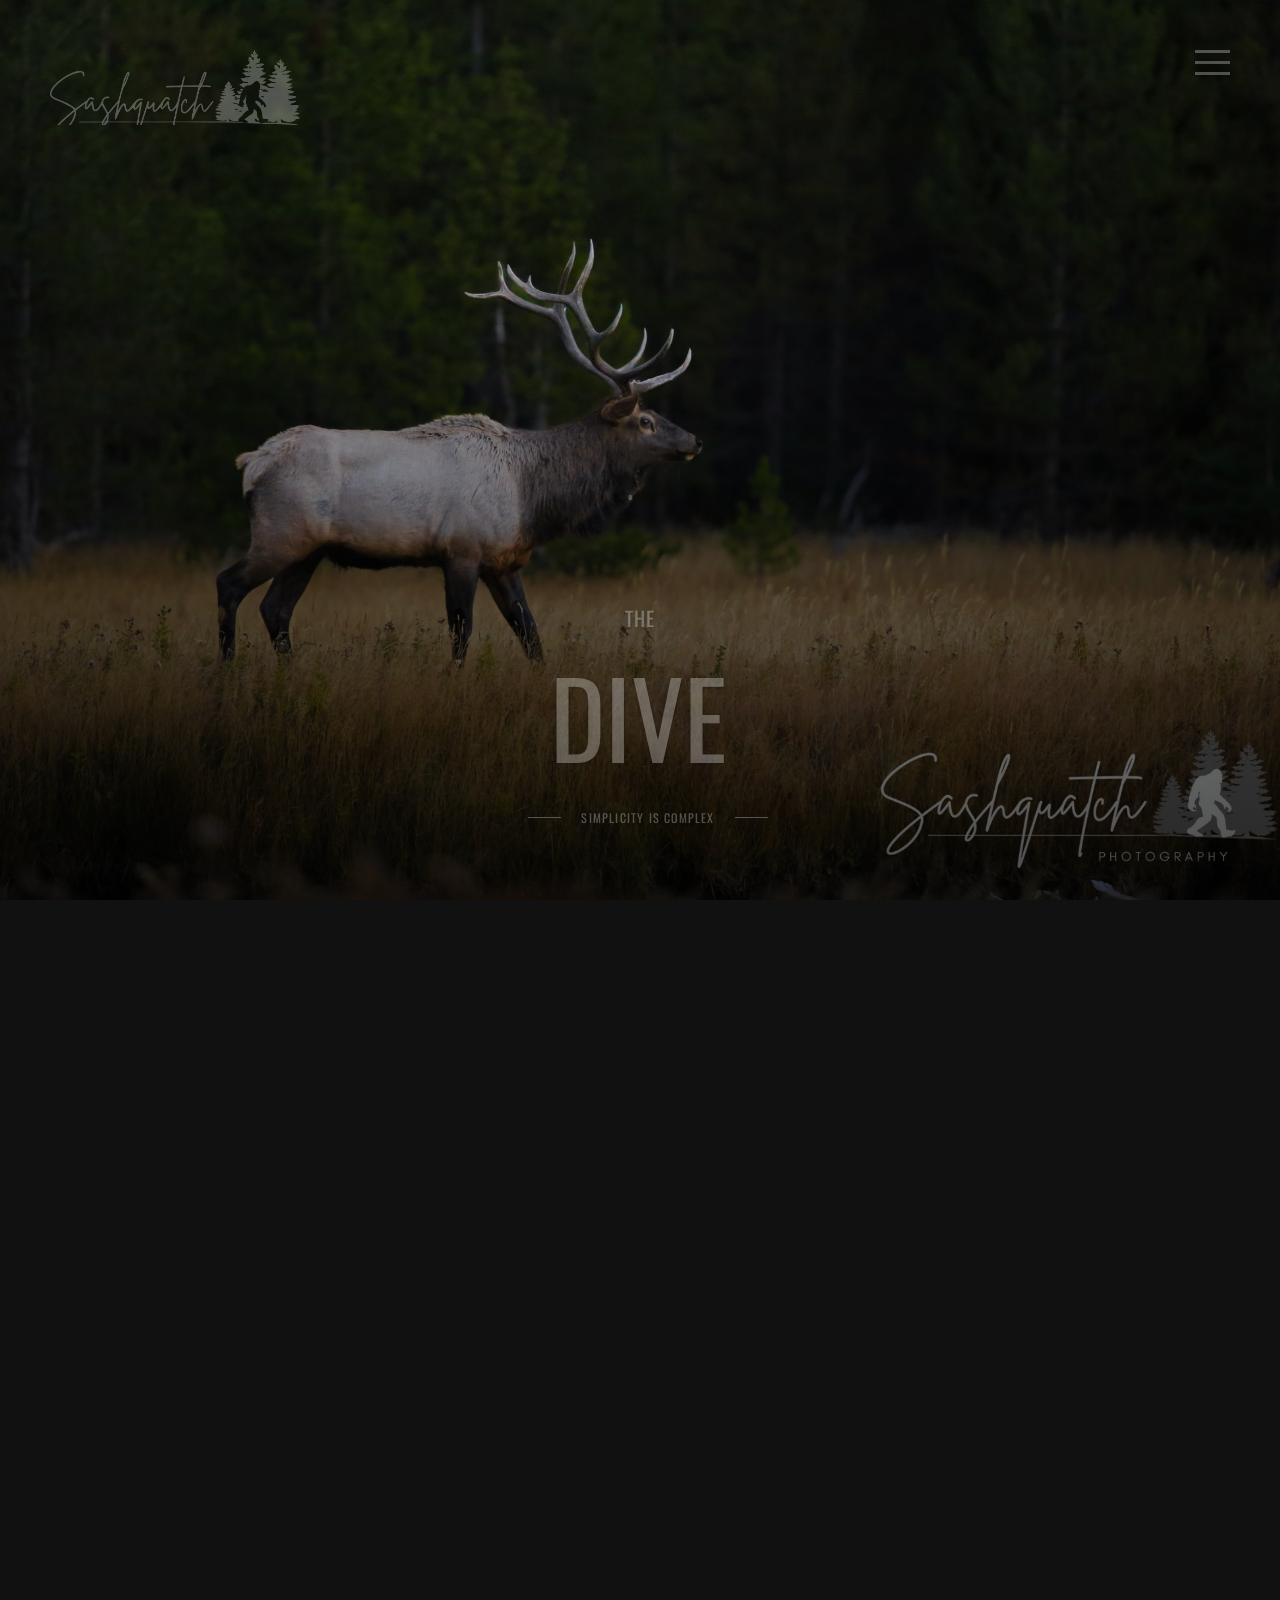
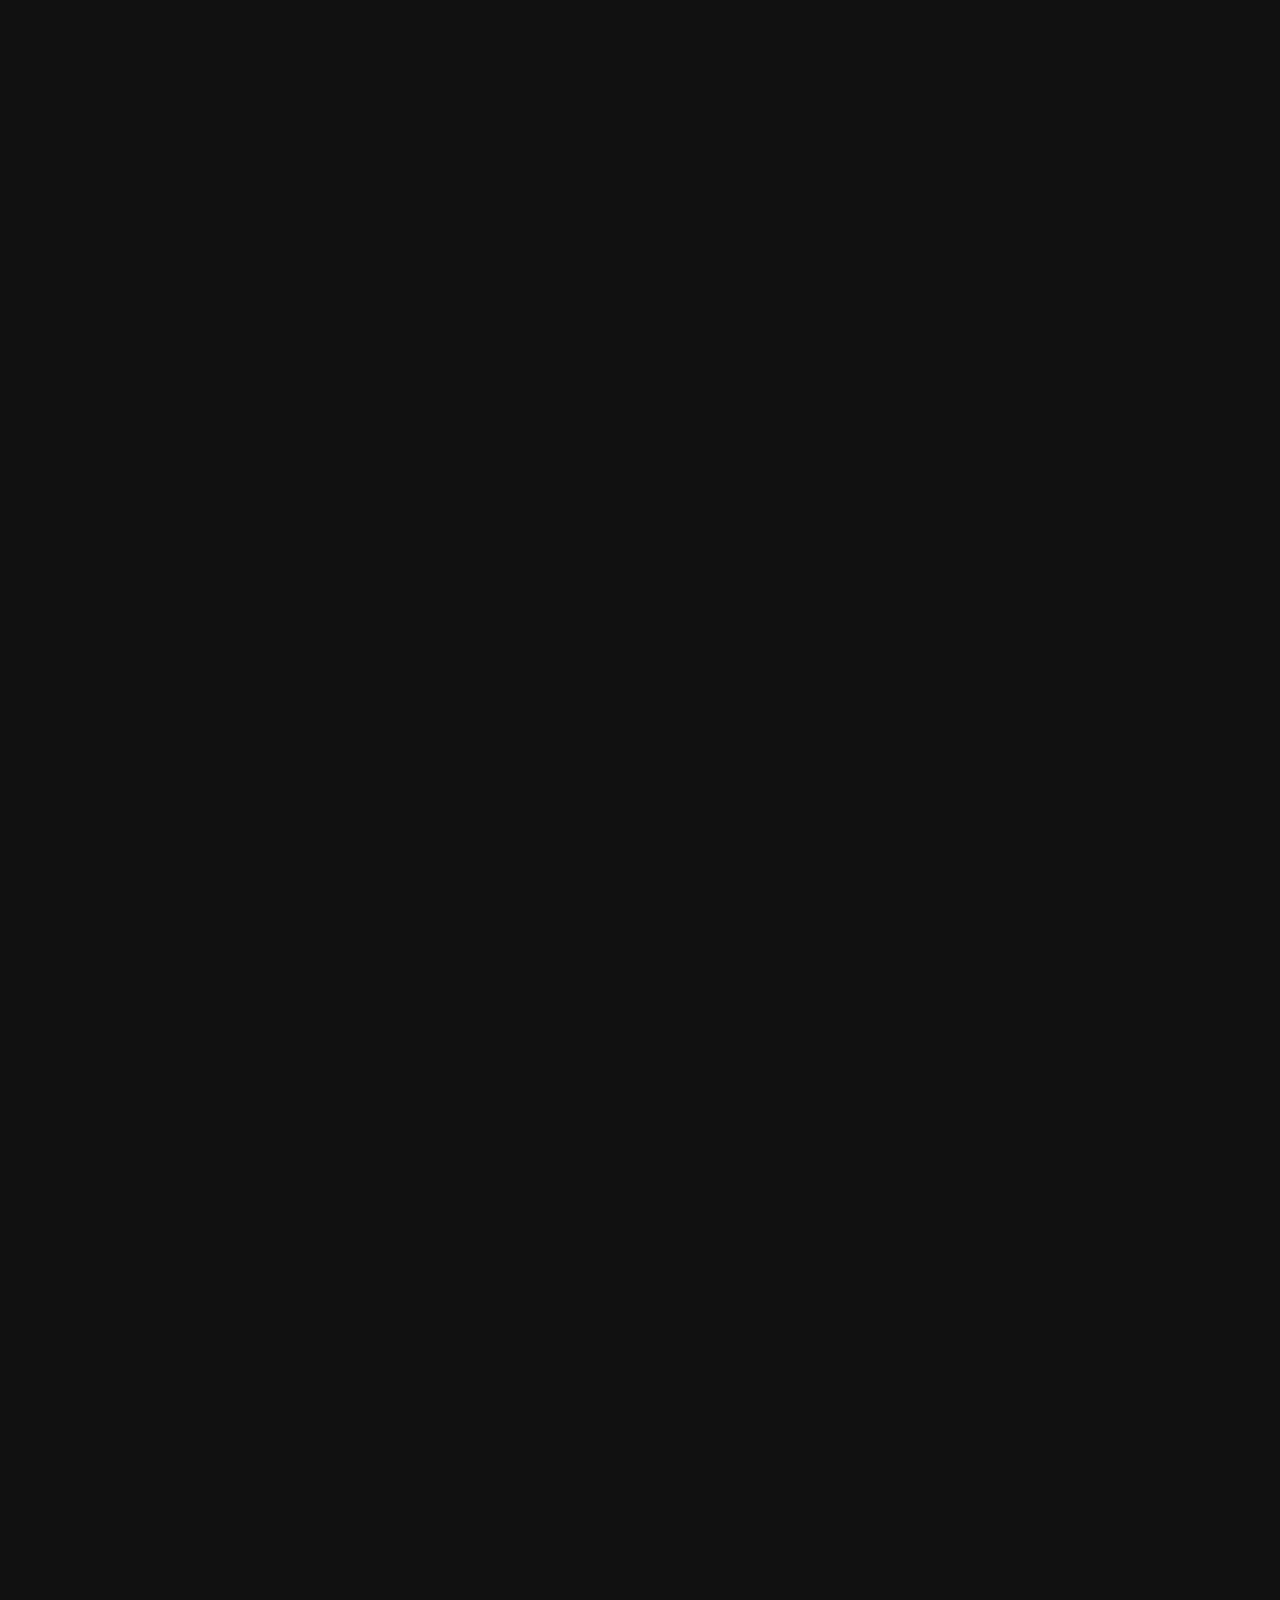
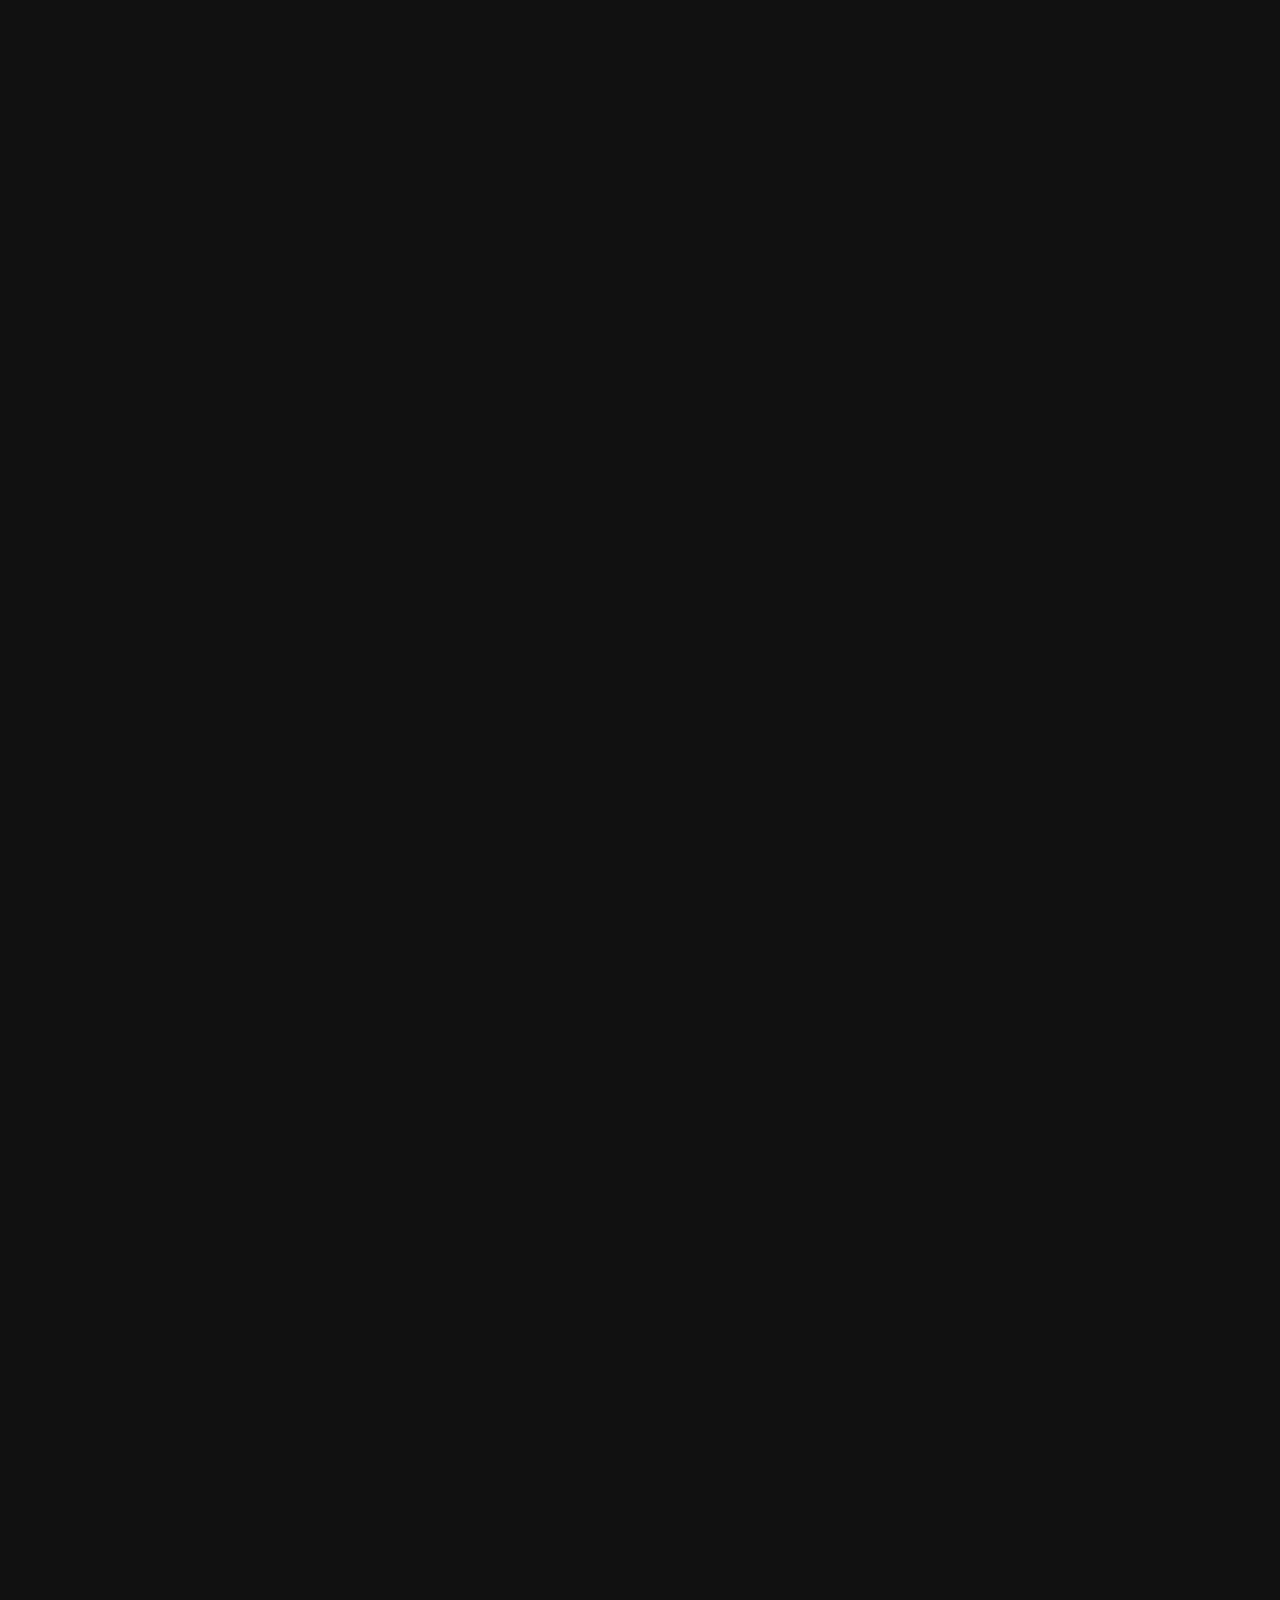
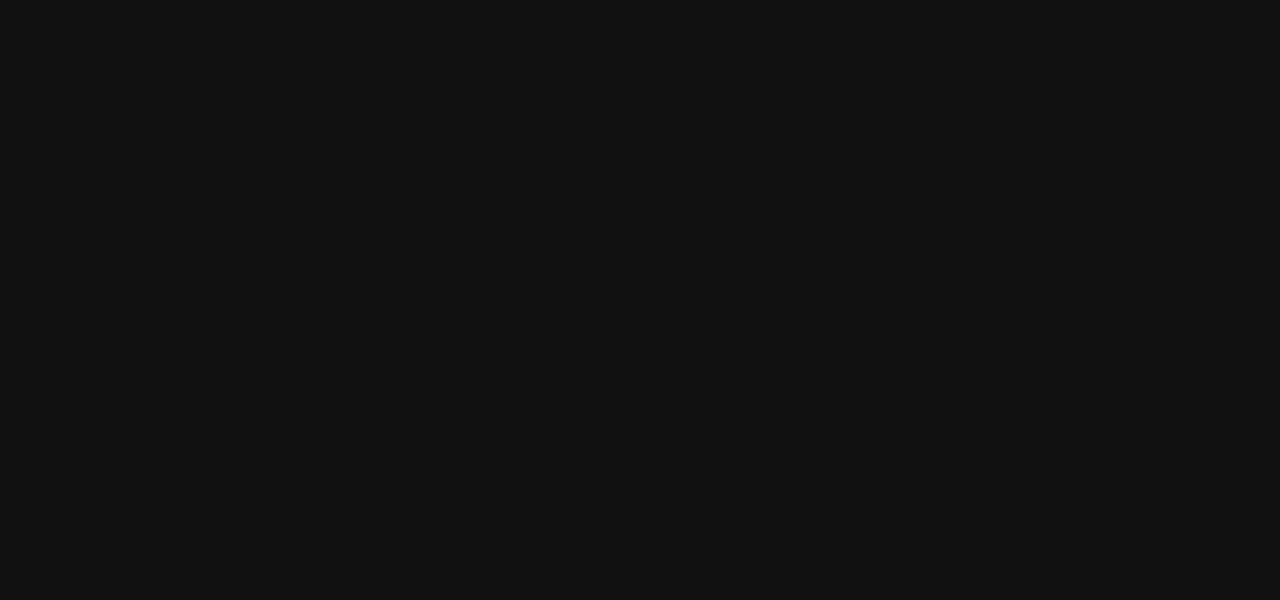
<file: index-KENBURNS-SLIDESHOW.html>
<!DOCTYPE html>
<html lang="en">
    <head>
        <meta charset="utf-8">
        <title>
            The Dive || The Template
        </title>
        <meta content="" name="description">
        <meta content="" name="author">
        <meta content="" name="keywords">
        <meta content="height=device-height, width=device-width, initial-scale=1.0, minimum-scale=1.0, maximum-scale=1.0, user-scalable=no" name="viewport">
        <!-- The Dive, The Template v1.0 || ex nihilo || October 2017 -->
        <!-- style start -->
        <link href="css/plugins.css" media="all" rel="stylesheet" type="text/css">
        <link href="css/style.css" media="all" rel="stylesheet" type="text/css"><!-- style end -->
        <!-- google fonts start -->
        <link href="http://fonts.googleapis.com/css?family=Raleway:100,200,300,400,500,600,700,800,900%7COswald:300,400,700" rel="stylesheet" type="text/css"><!-- google fonts end -->
    </head>
    <body>
        <!-- preloader start -->
        <div class="preloader-bg"></div>
        <div id="preloader">
            <div id="preloader-status">
                <div class="preloader-position loader">
                    <span></span>
                </div>
            </div>
        </div><!-- preloader end -->
        <!-- logo start -->
        <a class="logo logo-light">
        <div class="logo-img fadeIn-element"></div></a><!-- logo end -->
        <!-- navigation start -->
        <div class="navigation-fire main-menu main-menu-light fadeIn-element">
            <span></span>
        </div>
        <nav class="navigation-menu">
            <!-- center container menu start -->
            <div class="center-container-menu">
                <!-- center block menu start -->
                <div class="center-block-menu">
                    <ul class="brackets">
                        <li>
                            <a class="menu-state active" href="#home">Home</a>
                        </li>
                        <li>
                            <a class="menu-state" href="#about">About</a>
                        </li>
                        <li>
                            <a class="menu-state" href="#works">Works</a>
                        </li>
                        <li>
                            <a class="menu-state" href="#services">Services</a>
                        </li>
                        <li>
                            <a class="menu-state" href="#news">News</a>
                        </li>
                        <li class="last">
                            <a class="menu-state" href="#contact">Contact</a>
                        </li>
                    </ul>
                </div><!-- center block menu end -->
            </div><!-- center container menu end -->
        </nav><!-- navigation end -->
        <!-- fullPage start -->
        <div id="fullpage">
            <!-- section home start -->
            <div class="section overlay overlay-dark-70" id="section0">
                <!-- hero bg start -->
                <div class="hero-fullscreen">
                    <!-- ken burns image slideshow start -->
                    <div class="kenburns-slide-wrapper">
                        <div class="kenburns-slide kenburns-slide-1"></div>
                        <div class="kenburns-slide kenburns-slide-2"></div>
                        <div class="kenburns-slide kenburns-slide-3"></div>
                        <div class="kenburns-slide kenburns-slide-4"></div>
                    </div><!-- ken burns image slideshow end -->
                </div><!-- hero bg end -->
                <!-- introduction start -->
                <div class="introduction">
                    <!-- home title start -->
                    <h2 class="home-page-main-title fadeIn-element">
                        The
                    </h2>
                    <h1 class="home-page-main-title fadeIn-element">
                        Dive
                    </h1><!-- home title end -->
                    <!-- home subtitle start -->
                    <div class="split-border">
                        <div class="home-page-subtitle-carousel owl-carousel">
                            <span class="home-page-title-2 fadeIn-element">Simplicity is complex</span> <span class="home-page-title-2 fadeIn-element">Design is a process</span> <span class=
                            "home-page-title-2 fadeIn-element">Aesthetic is a decision</span> <span class="home-page-title-2 fadeIn-element">Style is everything</span>
                        </div>
                    </div><!-- home subtitle end -->
                </div><!-- introduction end -->
            </div><!-- section home end -->
            <!-- section about start -->
            <div class="section" id="section1">
                <!-- section title start -->
                <div class="section-title-vertical">
                    <span>About</span>
                </div><!-- section title end -->
                <!-- container start -->
                <div class="container-fluid sections">
                    <!-- row start -->
                    <div class="row">
                        <!-- col start -->
                        <div class="col-md-6 col-sm-6 nopadding">
                            <!-- slick left about start -->
                            <div class="slick-left-about overlay overlay-inverse-dark-35">
                                <!-- slick left about item img start -->
                                <div class="img-fullwidth-wrapper">
                                    <div class="img-fullwidth img-fullwidth-all img-fullwidth-about-carousel"></div>
                                </div><!-- slick left about item img end -->
                            </div><!-- slick left about end -->
                        </div><!-- col end -->
                        <!-- col start -->
                        <div class="col-md-6 col-sm-6 nopadding">
                            <!-- slick right about start -->
                            <div class="slick-right-about">
                                <!-- about content 1 start -->
                                <div class="img-fullwidth-wrapper">
                                    <div class="about-content">
                                        <div class="about-content-inner">
                                            <!-- main txt start -->
                                            <div class="height-correction">
                                                <div class="text-title">
                                                    <h4>
                                                        There is beauty<br>
                                                        in simplicity
                                                    </h4>
                                                </div>
                                                <div class="text-txt">
                                                    <p>
                                                        Lorem ipsum dolor sit amet, consectetur adipiscing elit. Donec vestibulum libero nec erat pulvinar, sed sollicitudin ex consectetur.
                                                    </p>
                                                </div>
                                                <div class="text-spacer">
                                                    <a class="c-btn inverse" href="#"><span>Read more</span></a>
                                                </div>
                                            </div><!-- main txt end -->
                                        </div>
                                    </div>
                                </div><!-- about content 1 end -->
                                <!-- about content 2 start -->
                                <div class="img-fullwidth-wrapper">
                                    <div class="about-content">
                                        <div class="about-content-inner">
                                            <!-- skills bar start -->
                                            <h3>
                                                The Know-how
                                            </h3>
                                            <div class="show-skillbar">
                                                <!-- skill 1 start -->
                                                <div class="skillbar" data-percent="95">
                                                    <span class="skillbar-title">Fashion</span>
                                                    <div class="skillbar-bar"></div><span class="skill-bar-percent"></span>
                                                </div><!-- skill 1 end -->
                                                <!-- skill 2 start -->
                                                <div class="skillbar" data-percent="90">
                                                    <span class="skillbar-title">Fine-art</span>
                                                    <div class="skillbar-bar"></div><span class="skill-bar-percent"></span>
                                                </div><!-- skill 2 end -->
                                                <!-- skill 3 start -->
                                                <div class="skillbar" data-percent="85">
                                                    <span class="skillbar-title">Documentary</span>
                                                    <div class="skillbar-bar"></div><span class="skill-bar-percent"></span>
                                                </div><!-- skill 3 end -->
                                                <!-- skill 4 start -->
                                                <div class="skillbar" data-percent="76">
                                                    <span class="skillbar-title">Architectural</span>
                                                    <div class="skillbar-bar"></div><span class="skill-bar-percent"></span>
                                                </div><!-- skill 4 end -->
                                            </div><!-- skills bar end -->
                                        </div>
                                    </div>
                                </div><!-- about content 2 end -->
                                <!-- about content 3 start -->
                                <div class="img-fullwidth-wrapper">
                                    <div class="about-content">
                                        <div class="about-content-inner">
                                            <!-- facts counter start -->
                                            <h3>
                                                The Facts
                                            </h3>
                                            <div class="facts-counter-wrapper">
                                                <!-- col start -->
                                                <div class="col-xs-6 col-sm-3">
                                                    <!-- fact 1 start -->
                                                    <div class="facts-counter-number">
                                                        976
                                                    </div>
                                                    <div class="facts-counter-description">
                                                        <i class="ion-ios-briefcase-outline facts-counter-description-img"></i> <span class="facts-counter-title">Completed Jobs</span>
                                                    </div><!-- fact 1 end -->
                                                </div><!-- col end -->
                                                <!-- col start -->
                                                <div class="col-xs-6 col-sm-3">
                                                    <!-- fact 2 start -->
                                                    <div class="facts-counter-number large">
                                                        49
                                                    </div>
                                                    <div class="facts-counter-description">
                                                        <i class="ion-ios-wineglass-outline facts-counter-description-img large"></i> <span class="facts-counter-title large">Clients Served</span>
                                                    </div><!-- fact 2 end -->
                                                </div><!-- col end -->
                                                <!-- clearfix start -->
                                                <div class="clearfix visible-xs-block"></div><!-- clearfix end -->
                                                <!-- col start -->
                                                <div class="col-xs-6 col-sm-3">
                                                    <!-- fact 3 start -->
                                                    <div class="facts-counter-number large">
                                                        195
                                                    </div>
                                                    <div class="facts-counter-description">
                                                        <i class="ion-ios-world-outline facts-counter-description-img large"></i> <span class="facts-counter-title large">States Reached</span>
                                                    </div><!-- fact 3 end -->
                                                </div><!-- col end -->
                                                <!-- col start -->
                                                <div class="col-xs-6 col-sm-3">
                                                    <!-- fact 4 start -->
                                                    <div class="facts-counter-number">
                                                        1976
                                                    </div>
                                                    <div class="facts-counter-description">
                                                        <i class="ion-ios-photos-outline facts-counter-description-img"></i> <span class="facts-counter-title">Photos Taken</span>
                                                    </div><!-- fact 4 end -->
                                                </div><!-- col end -->
                                            </div><!-- facts counter end -->
                                        </div>
                                    </div>
                                </div><!-- about content 3 end -->
                                <!-- about content 4 start -->
                                <div class="img-fullwidth-wrapper">
                                    <div class="about-content">
                                        <div class="about-content-inner about-content-inner-testimonials">
                                            <!-- testimonials start -->
                                            <div class="text-title text-title-secondary text-title-secondary-testimonials">
                                                <h4>
                                                    Testimonials
                                                </h4>
                                            </div>
                                            <div class="owl-carousel" id="testimonials-carousel">
                                                <!-- testimonials quote 1 start -->
                                                <div class="testimonials-quote">
                                                    <div class="testimonials-quote-img">
                                                        <img alt="Testimonials image" class="testimonials-quote-img" src="img/testimonials/testimonials-quote-img-1.jpg">
                                                    </div>
                                                    <p>
                                                        <span class="section-testimonials quote-mark-l ion-quote"></span>Lorem ipsum dolor sit amet, consectetur adipiscing elit. Integer fermentum
                                                        nibh et metus facilisis.<span class="section-testimonials quote-mark-r ion-quote"></span>
                                                    </p>
                                                    <div class="testimonials-signature">
                                                        C. Eastwood
                                                    </div>
                                                </div><!-- testimonials quote 1 end -->
                                                <!-- testimonials quote 2 start -->
                                                <div class="testimonials-quote">
                                                    <div class="testimonials-quote-img">
                                                        <img alt="Testimonials image" class="testimonials-quote-img" src="img/testimonials/testimonials-quote-img-2.jpg">
                                                    </div>
                                                    <p>
                                                        <span class="section-testimonials quote-mark-l ion-quote"></span>Vivamus scelerisque velit nec gravida ornare. Nam egestas purus eget sagittis
                                                        tempor.<span class="section-testimonials quote-mark-r ion-quote"></span>
                                                    </p>
                                                    <div class="testimonials-signature">
                                                        R. Redford
                                                    </div>
                                                </div><!-- testimonials quote 2 end -->
                                                <!-- testimonials quote 3 start -->
                                                <div class="testimonials-quote">
                                                    <div class="testimonials-quote-img">
                                                        <img alt="Testimonials image" class="testimonials-quote-img" src="img/testimonials/testimonials-quote-img-3.jpg">
                                                    </div>
                                                    <p>
                                                        <span class="section-testimonials quote-mark-l ion-quote"></span>Duis ac massa at neque scelerisque finibus vel sed erat. Sed vulputate nisl
                                                        vitae elit laoreet.<span class="section-testimonials quote-mark-r ion-quote"></span>
                                                    </p>
                                                    <div class="testimonials-signature">
                                                        K.W. Wong
                                                    </div>
                                                </div><!-- testimonials quote 3 end -->
                                                <!-- testimonials quote 4 start -->
                                                <div class="testimonials-quote">
                                                    <div class="testimonials-quote-img">
                                                        <img alt="Testimonials image" class="testimonials-quote-img" src="img/testimonials/testimonials-quote-img-4.jpg">
                                                    </div>
                                                    <p>
                                                        <span class="section-testimonials quote-mark-l ion-quote"></span> Vivamus consectetur commodo enim, ut accumsan mauris interdum quis. Donec et
                                                        euismod.<span class="section-testimonials quote-mark-r ion-quote"></span>
                                                    </p>
                                                    <div class="testimonials-signature">
                                                        T. Scott
                                                    </div>
                                                </div><!-- testimonials quote 4 end -->
                                            </div><!-- testimonials end -->
                                        </div>
                                    </div>
                                </div><!-- about content 4 end -->
                            </div><!-- slick right about end -->
                        </div><!-- col end -->
                    </div><!-- row end -->
                </div><!-- container end -->
            </div><!-- section about end -->
            <!-- section works start -->
            <div class="section" id="section2">
                <!-- section title start -->
                <div class="section-title-vertical right-side">
                    <span>Works</span>
                </div><!-- section title end -->
                <!-- works IMG carousel start -->
                <div class="works-page-img-wrapper">
                    <div class="owl-carousel" id="works-page-img-carousel">
                        <!-- works IMG carousel item start -->
                        <div class="works-page-img-carousel-item">
                            <!-- works IMG carousel item 1 start -->
                            <div class="works-page-img-carousel-item-1 overlay overlay-inverse-dark-35">
                                <div class="works-page-img-carousel-wrapper">
                                    <div class="works-page-img-carousel-text">
                                        <div class="works-page-img-carousel-heading">
                                            Beauty / Fashion
                                        </div>
                                        <div class="works-page-img-carousel-title">
                                            <h4>
                                                Simplicity<br>
                                                is complex
                                            </h4>
                                        </div>
                                        <div class="works-page-img-carousel-content">
                                            <div class="works-page-img-carousel-spacer-top"></div><a class="c-btn inverse popup-photo" href=
                                            "img/works/works-large/works-page-img-carousel-item-large-1.jpg" title="Simplicity is complex"><span>View image</span></a>
                                        </div>
                                    </div>
                                </div>
                            </div><!-- works IMG carousel item 1 end -->
                            <!-- works IMG carousel item 2 start -->
                            <div class="works-page-img-carousel-item-2 overlay overlay-inverse-dark-35">
                                <div class="works-page-img-carousel-wrapper">
                                    <div class="works-page-img-carousel-text">
                                        <div class="works-page-img-carousel-heading">
                                            People / Life
                                        </div>
                                        <div class="works-page-img-carousel-title">
                                            <h4>
                                                Design<br>
                                                is a process
                                            </h4>
                                        </div>
                                        <div class="works-page-img-carousel-content">
                                            <div class="works-page-img-carousel-spacer-top"></div><a class="c-btn inverse popup-photo" href=
                                            "img/works/works-large/works-page-img-carousel-item-large-2.jpg" title="Design is a process"><span>View image</span></a>
                                        </div>
                                    </div>
                                </div>
                            </div><!-- works IMG carousel item 2 end -->
                        </div><!-- works IMG carousel item end -->
                        <!-- works IMG carousel item start -->
                        <div class="works-page-img-carousel-item">
                            <!-- works IMG carousel item 3 start -->
                            <div class="works-page-img-carousel-item-3 overlay overlay-inverse-dark-35">
                                <div class="works-page-img-carousel-wrapper">
                                    <div class="works-page-img-carousel-text">
                                        <div class="works-page-img-carousel-heading">
                                            Royalty / Stock
                                        </div>
                                        <div class="works-page-img-carousel-title">
                                            <h4>
                                                Aesthetic<br>
                                                is a decision
                                            </h4>
                                        </div>
                                        <div class="works-page-img-carousel-content">
                                            <div class="works-page-img-carousel-spacer-top"></div><a class="c-btn inverse popup-youtube" href="https://www.youtube.com/watch?v=r8j-MWq4HZc"><span>Watch
                                            video</span></a>
                                        </div>
                                    </div>
                                </div>
                            </div><!-- works IMG carousel item 3 end -->
                            <!-- works IMG carousel item 4 start -->
                            <div class="works-page-img-carousel-item-4 overlay overlay-inverse-dark-35">
                                <div class="works-page-img-carousel-wrapper">
                                    <div class="works-page-img-carousel-text">
                                        <div class="works-page-img-carousel-heading">
                                            Culture / Travel
                                        </div>
                                        <div class="works-page-img-carousel-title">
                                            <h4>
                                                Style<br>
                                                is everything
                                            </h4>
                                        </div>
                                        <div class="works-page-img-carousel-content">
                                            <div class="works-page-img-carousel-spacer-top"></div><a class="c-btn inverse popup-vimeo" href="https://vimeo.com/95515307"><span>Watch video</span></a>
                                        </div>
                                    </div>
                                </div>
                            </div><!-- works IMG carousel item 4 end -->
                        </div><!-- works IMG carousel item end -->
                        <!-- works IMG carousel item start -->
                        <div class="works-page-img-carousel-item">
                            <!-- works IMG carousel item 5 start -->
                            <div class="works-page-img-carousel-item-5 overlay overlay-inverse-dark-35">
                                <div class="works-page-img-carousel-wrapper">
                                    <div class="works-page-img-carousel-text">
                                        <div class="works-page-img-carousel-heading">
                                            Beauty / Fashion
                                        </div>
                                        <div class="works-page-img-carousel-title">
                                            <h4>
                                                Simplicity<br>
                                                is complex
                                            </h4>
                                        </div>
                                        <div class="works-page-img-carousel-content">
                                            <div class="works-page-img-carousel-spacer-top"></div><a class="c-btn inverse popup-photo" href=
                                            "img/works/works-large/works-page-img-carousel-item-large-5.jpg" title="Simplicity is complex"><span>View image</span></a>
                                        </div>
                                    </div>
                                </div>
                            </div><!-- works IMG carousel item 5 end -->
                            <!-- works IMG carousel item 6 start -->
                            <div class="works-page-img-carousel-item-6 overlay overlay-inverse-dark-35">
                                <div class="works-page-img-carousel-wrapper">
                                    <div class="works-page-img-carousel-text">
                                        <div class="works-page-img-carousel-heading">
                                            People / Life
                                        </div>
                                        <div class="works-page-img-carousel-title">
                                            <h4>
                                                Design<br>
                                                is a process
                                            </h4>
                                        </div>
                                        <div class="works-page-img-carousel-content">
                                            <div class="works-page-img-carousel-spacer-top"></div><a class="c-btn inverse popup-photo" href=
                                            "img/works/works-large/works-page-img-carousel-item-large-6.jpg" title="Design is a process"><span>View image</span></a>
                                        </div>
                                    </div>
                                </div>
                            </div><!-- works IMG carousel item 6 end -->
                        </div><!-- works IMG carousel item end -->
                        <!-- works IMG carousel item start -->
                        <div class="works-page-img-carousel-item">
                            <!-- works IMG carousel item 7 start -->
                            <div class="works-page-img-carousel-item-7 overlay overlay-inverse-dark-35">
                                <div class="works-page-img-carousel-wrapper">
                                    <div class="works-page-img-carousel-text">
                                        <div class="works-page-img-carousel-heading">
                                            Royalty / Stock
                                        </div>
                                        <div class="works-page-img-carousel-title">
                                            <h4>
                                                Aesthetic<br>
                                                is a decision
                                            </h4>
                                        </div>
                                        <div class="works-page-img-carousel-content">
                                            <div class="works-page-img-carousel-spacer-top"></div><a class="c-btn inverse popup-photo" href=
                                            "img/works/works-large/works-page-img-carousel-item-large-7.jpg" title="Aesthetic is a decision"><span>View image</span></a>
                                        </div>
                                    </div>
                                </div>
                            </div><!-- works IMG carousel item 7 end -->
                            <!-- works IMG carousel item 8 start -->
                            <div class="works-page-img-carousel-item-8 overlay overlay-inverse-dark-35">
                                <div class="works-page-img-carousel-wrapper">
                                    <div class="works-page-img-carousel-text">
                                        <div class="works-page-img-carousel-heading">
                                            Culture / Travel
                                        </div>
                                        <div class="works-page-img-carousel-title">
                                            <h4>
                                                Style<br>
                                                is everything
                                            </h4>
                                        </div>
                                        <div class="works-page-img-carousel-content">
                                            <div class="works-page-img-carousel-spacer-top"></div><a class="c-btn inverse popup-photo" href=
                                            "img/works/works-large/works-page-img-carousel-item-large-8.jpg" title="Style is everything"><span>View image</span></a>
                                        </div>
                                    </div>
                                </div>
                            </div><!-- works IMG carousel item 8 end -->
                        </div><!-- works IMG carousel item end -->
                        <!-- works IMG carousel item start -->
                        <div class="works-page-img-carousel-item">
                            <!-- works IMG carousel item 9 start -->
                            <div class="works-page-img-carousel-item-9 overlay overlay-inverse-dark-35">
                                <div class="works-page-img-carousel-wrapper">
                                    <div class="works-page-img-carousel-text">
                                        <div class="works-page-img-carousel-heading">
                                            Beauty / Fashion
                                        </div>
                                        <div class="works-page-img-carousel-title">
                                            <h4>
                                                Simplicity<br>
                                                is complex
                                            </h4>
                                        </div>
                                        <div class="works-page-img-carousel-content">
                                            <div class="works-page-img-carousel-spacer-top"></div><a class="c-btn inverse popup-youtube" href="https://www.youtube.com/watch?v=r8j-MWq4HZc"><span>Watch
                                            video</span></a>
                                        </div>
                                    </div>
                                </div>
                            </div><!-- works IMG carousel item 9 end -->
                            <!-- works IMG carousel item 10 start -->
                            <div class="works-page-img-carousel-item-10 overlay overlay-inverse-dark-35">
                                <div class="works-page-img-carousel-wrapper">
                                    <div class="works-page-img-carousel-text">
                                        <div class="works-page-img-carousel-heading">
                                            People / Life
                                        </div>
                                        <div class="works-page-img-carousel-title">
                                            <h4>
                                                Design<br>
                                                is a process
                                            </h4>
                                        </div>
                                        <div class="works-page-img-carousel-content">
                                            <div class="works-page-img-carousel-spacer-top"></div><a class="c-btn inverse popup-vimeo" href="https://vimeo.com/95515307"><span>Watch video</span></a>
                                        </div>
                                    </div>
                                </div>
                            </div><!-- works IMG carousel item 10 end -->
                        </div><!-- works IMG carousel item end -->
                        <!-- works IMG carousel item start -->
                        <div class="works-page-img-carousel-item">
                            <!-- works IMG carousel item 11 start -->
                            <div class="works-page-img-carousel-item-11 overlay overlay-inverse-dark-35">
                                <div class="works-page-img-carousel-wrapper">
                                    <div class="works-page-img-carousel-text">
                                        <div class="works-page-img-carousel-heading">
                                            Royalty / Stock
                                        </div>
                                        <div class="works-page-img-carousel-title">
                                            <h4>
                                                Aesthetic<br>
                                                is a decision
                                            </h4>
                                        </div>
                                        <div class="works-page-img-carousel-content">
                                            <div class="works-page-img-carousel-spacer-top"></div><a class="c-btn inverse popup-photo" href=
                                            "img/works/works-large/works-page-img-carousel-item-large-11.jpg" title="Aesthetic is a decision"><span>View image</span></a>
                                        </div>
                                    </div>
                                </div>
                            </div><!-- works IMG carousel item 11 end -->
                            <!-- works IMG carousel item 12 start -->
                            <div class="works-page-img-carousel-item-12 overlay overlay-inverse-dark-35">
                                <div class="works-page-img-carousel-wrapper">
                                    <div class="works-page-img-carousel-text">
                                        <div class="works-page-img-carousel-heading">
                                            Culture / Travel
                                        </div>
                                        <div class="works-page-img-carousel-title">
                                            <h4>
                                                Style<br>
                                                is everything
                                            </h4>
                                        </div>
                                        <div class="works-page-img-carousel-content">
                                            <div class="works-page-img-carousel-spacer-top"></div><a class="c-btn inverse popup-photo" href=
                                            "img/works/works-large/works-page-img-carousel-item-large-12.jpg" title="Style is everything"><span>View image</span></a>
                                        </div>
                                    </div>
                                </div>
                            </div><!-- works IMG carousel item 12 end -->
                        </div><!-- works IMG carousel item end -->
                    </div>
                </div><!-- works IMG carousel end -->
            </div><!-- section works end -->
            <!-- section services start -->
            <div class="section" id="section3">
                <!-- section title start -->
                <div class="section-title-vertical">
                    <span>Services</span>
                </div><!-- section title end -->
                <!-- container start -->
                <div class="container-fluid sections">
                    <!-- row start -->
                    <div class="row">
                        <!-- col start -->
                        <div class="col-md-6 col-sm-6 nopadding">
                            <!-- slick services start -->
                            <div class="slick-services overlay overlay-inverse-dark-35">
                                <!-- services carousel item 1 img start -->
                                <div class="img-fullwidth-wrapper">
                                    <div class="img-fullwidth img-fullwidth-all img-fullwidth-services-carousel-1"></div>
                                </div><!-- services carousel item 1 img end -->
                                <!-- services carousel item 2 img start -->
                                <div class="img-fullwidth-wrapper">
                                    <div class="img-fullwidth img-fullwidth-all img-fullwidth-services-carousel-2"></div>
                                </div><!-- services carousel item 2 img end -->
                                <!-- services carousel item 3 img start -->
                                <div class="img-fullwidth-wrapper">
                                    <div class="img-fullwidth img-fullwidth-all img-fullwidth-services-carousel-3"></div>
                                </div><!-- services carousel item 3 img end -->
                            </div><!-- slick services end -->
                        </div><!-- col end -->
                        <!-- col start -->
                        <div class="col-md-6 col-sm-6 nopadding">
                            <!-- services container start -->
                            <div class="services-container dark-logo">
                                <div class="blockquote">
                                    <!-- center container start -->
                                    <div class="center-container">
                                        <!-- center block start -->
                                        <div class="center-block">
                                            <div class="services-wrapper">
                                                <div class="services-accordion">
                                                    <ul>
                                                        <li>
                                                            <span>Branding</span>
                                                            <ul>
                                                                <li>
                                                                    <a href="#">Branding Campaigns</a>
                                                                </li>
                                                                <li>
                                                                    <a href="#">Customer Surveys</a>
                                                                </li>
                                                                <li>
                                                                    <a href="#">Advertising Campaigns</a>
                                                                </li>
                                                            </ul>
                                                        </li>
                                                        <li>
                                                            <span>Photography</span>
                                                            <ul>
                                                                <li>
                                                                    <a href="#">Commercial / Stock</a>
                                                                </li>
                                                                <li>
                                                                    <a href="#">Beauty / Fashion</a>
                                                                </li>
                                                                <li>
                                                                    <a href="#">Nature / Landscapes</a>
                                                                </li>
                                                            </ul>
                                                        </li>
                                                        <li>
                                                            <span>Brand Identity</span>
                                                            <ul>
                                                                <li>
                                                                    <a href="#">Colors</a>
                                                                </li>
                                                                <li>
                                                                    <a href="#">Design</a>
                                                                </li>
                                                                <li>
                                                                    <a href="#">Logotype</a>
                                                                </li>
                                                            </ul>
                                                        </li>
                                                    </ul>
                                                </div>
                                            </div>
                                        </div><!-- center block end -->
                                    </div><!-- center container end -->
                                </div>
                            </div><!-- services container end -->
                        </div><!-- col end -->
                    </div><!-- row end -->
                </div><!-- container end -->
            </div><!-- section services end -->
            <!-- section news start -->
            <div class="section" id="section4">
                <!-- section title start -->
                <div class="section-title-vertical right-side">
                    <span>News</span>
                </div><!-- section title end -->
                <!-- news IMG carousel start -->
                <div class="news-page-img-wrapper">
                    <div class="owl-carousel" id="news-page-img-carousel">
                        <!-- news IMG carousel item 1 start -->
                        <div class="news-page-img-carousel-item">
                            <div class="news-page-img-carousel-item-1 overlay overlay-inverse-dark-35">
                                <div class="news-page-img-carousel-wrapper">
                                    <div class="news-page-img-carousel-text">
                                        <div class="news-page-img-carousel-heading">
                                            Beauty / Fashion
                                        </div>
                                        <div class="news-page-img-carousel-title">
                                            <h4>
                                                Simplicity<br>
                                                is complex
                                            </h4>
                                        </div>
                                        <div class="news-page-img-carousel-content">
                                            <div class="news-page-img-carousel-spacer-top"></div>
                                            <p>
                                                Lorem ipsum dolor sit amet, consectetur adipiscing elit. Pellentesque nec scelerisque nunc. Interdum et malesuada fames ac ante ipsum primis in
                                                faucibus.
                                            </p>
                                            <div class="news-page-img-carousel-spacer-bottom">
                                                <a class="c-btn c-btn-news inverse toggle-news-content-1"><span>Read more</span></a>
                                            </div>
                                        </div>
                                    </div>
                                </div>
                            </div>
                        </div><!-- news IMG carousel item 1 end -->
                        <!-- news IMG carousel item 2 start -->
                        <div class="news-page-img-carousel-item">
                            <div class="news-page-img-carousel-item-2 overlay overlay-inverse-dark-35">
                                <div class="news-page-img-carousel-wrapper">
                                    <div class="news-page-img-carousel-text">
                                        <div class="news-page-img-carousel-heading">
                                            People / Life
                                        </div>
                                        <div class="news-page-img-carousel-title">
                                            <h4>
                                                Design<br>
                                                is a process
                                            </h4>
                                        </div>
                                        <div class="news-page-img-carousel-content">
                                            <div class="news-page-img-carousel-spacer-top"></div>
                                            <p>
                                                Morbi hendrerit orci aliquet augue eleifend, ac gravida turpis rutrum. Suspendisse suscipit dui eu lorem pharetra egestas. Nunc nec eleifend libero.
                                            </p>
                                            <div class="news-page-img-carousel-spacer-bottom">
                                                <a class="c-btn c-btn-news inverse toggle-news-content-2"><span>Read more</span></a>
                                            </div>
                                        </div>
                                    </div>
                                </div>
                            </div>
                        </div><!-- news IMG carousel item 2 end -->
                        <!-- news IMG carousel item 3 start -->
                        <div class="news-page-img-carousel-item">
                            <div class="news-page-img-carousel-item-3 overlay overlay-inverse-dark-35">
                                <div class="news-page-img-carousel-wrapper">
                                    <div class="news-page-img-carousel-text">
                                        <div class="news-page-img-carousel-heading">
                                            Royalty / Stock
                                        </div>
                                        <div class="news-page-img-carousel-title">
                                            <h4>
                                                Aesthetic<br>
                                                is a decision
                                            </h4>
                                        </div>
                                        <div class="news-page-img-carousel-content">
                                            <div class="news-page-img-carousel-spacer-top"></div>
                                            <p>
                                                Suspendisse sit amet imperdiet sem. Vivamus sit amet lorem interdum, aliquet metus quis, fermentum velit. Phasellus ullamcorper, ante ac semper congue.
                                            </p>
                                            <div class="news-page-img-carousel-spacer-bottom">
                                                <a class="c-btn c-btn-news inverse toggle-news-content-3"><span>Read more</span></a>
                                            </div>
                                        </div>
                                    </div>
                                </div>
                            </div>
                        </div><!-- news IMG carousel item 3 end -->
                        <!-- news IMG carousel item 4 start -->
                        <div class="news-page-img-carousel-item">
                            <div class="news-page-img-carousel-item-4 overlay overlay-inverse-dark-35">
                                <div class="news-page-img-carousel-wrapper">
                                    <div class="news-page-img-carousel-text">
                                        <div class="news-page-img-carousel-heading">
                                            Culture / Travel
                                        </div>
                                        <div class="news-page-img-carousel-title">
                                            <h4>
                                                Style<br>
                                                is everything
                                            </h4>
                                        </div>
                                        <div class="news-page-img-carousel-content">
                                            <div class="news-page-img-carousel-spacer-top"></div>
                                            <p>
                                                In nibh nisi, blandit eget accumsan et, lobortis ac tellus. Vestibulum feugiat tellus a turpis consectetur pretium. Donec et ante odio. Vestibulum eu
                                                accumsan nisl.
                                            </p>
                                            <div class="news-page-img-carousel-spacer-bottom">
                                                <a class="c-btn c-btn-news inverse toggle-news-content-4"><span>Read more</span></a>
                                            </div>
                                        </div>
                                    </div>
                                </div>
                            </div>
                        </div><!-- news IMG carousel item 4 end -->
                    </div>
                </div><!-- news IMG carousel end -->
                <!-- news MORE carousel item 1 start -->
                <div class="panel-left-1 panel-left-bg-1 overlay overlay-inverse-dark-35"></div>
                <div class="panel-right panel-right-1">
                    <!-- center container start -->
                    <div class="center-container">
                        <!-- center block start -->
                        <div class="center-block">
                            <!-- news MORE carousel content 1 start -->
                            <div class="img-fullwidth-wrapper">
                                <div class="about-content">
                                    <div class="about-content-inner">
                                        <!-- main txt start -->
                                        <div class="height-correction">
                                            <div class="text-title text-title-dark">
                                                <div class="news-page-img-carousel-heading news-page-img-carousel-heading-dark">
                                                    <span>Tuesday, October 10, 2017</span> Beauty / Fashion
                                                </div>
                                                <h4>
                                                    Simplicity<br>
                                                    is complex
                                                </h4>
                                            </div>
                                            <div class="text-txt text-txt-dark">
                                                <p>
                                                    Lorem ipsum dolor sit amet, consectetur adipiscing elit. Donec vestibulum libero nec erat pulvinar, sed sollicitudin ex consectetur.
                                                </p>
                                            </div>
                                            <div class="text-spacer">
                                                <a class="c-btn inverse-dark toggle-news-content-1" href="javascript:void(0)"><span>Close</span></a>
                                            </div>
                                        </div><!-- main txt end -->
                                    </div>
                                </div>
                            </div><!-- news MORE carousel content 1 end -->
                        </div><!-- center block end -->
                    </div><!-- center container end -->
                </div><!-- news MORE carousel item 1 end -->
                <!-- news MORE carousel item 2 start -->
                <div class="panel-left-2 panel-left-bg-2 overlay overlay-inverse-dark-35"></div>
                <div class="panel-right panel-right-2">
                    <!-- center container start -->
                    <div class="center-container">
                        <!-- center block start -->
                        <div class="center-block">
                            <!-- news MORE carousel content 2 start -->
                            <div class="img-fullwidth-wrapper">
                                <div class="about-content">
                                    <div class="about-content-inner">
                                        <!-- main txt start -->
                                        <div class="height-correction">
                                            <div class="text-title text-title-dark">
                                                <div class="news-page-img-carousel-heading news-page-img-carousel-heading-dark">
                                                    <span>Wednesday, October 11, 2017</span> People / Life
                                                </div>
                                                <h4>
                                                    Design<br>
                                                    is a process
                                                </h4>
                                            </div>
                                            <div class="text-txt text-txt-dark">
                                                <p>
                                                    Lorem ipsum dolor sit amet, consectetur adipiscing elit. Donec vestibulum libero nec erat pulvinar, sed sollicitudin ex consectetur.
                                                </p>
                                            </div>
                                            <div class="text-spacer">
                                                <a class="c-btn inverse-dark toggle-news-content-2" href="javascript:void(0)"><span>Close</span></a>
                                            </div>
                                        </div><!-- main txt end -->
                                    </div>
                                </div>
                            </div><!-- news MORE carousel content 2 end -->
                        </div><!-- center block end -->
                    </div><!-- center container end -->
                </div><!-- news MORE carousel item 2 end -->
                <!-- news MORE carousel item 3 start -->
                <div class="panel-left-3 panel-left-bg-3 overlay overlay-inverse-dark-35"></div>
                <div class="panel-right panel-right-3">
                    <!-- center container start -->
                    <div class="center-container">
                        <!-- center block start -->
                        <div class="center-block">
                            <!-- news MORE carousel content 3 start -->
                            <div class="img-fullwidth-wrapper">
                                <div class="about-content">
                                    <div class="about-content-inner">
                                        <!-- main txt start -->
                                        <div class="height-correction">
                                            <div class="text-title text-title-dark">
                                                <div class="news-page-img-carousel-heading news-page-img-carousel-heading-dark">
                                                    <span>Thursday, October 12, 2017</span> Royalty / Stock
                                                </div>
                                                <h4>
                                                    Aesthetic<br>
                                                    is a decision
                                                </h4>
                                            </div>
                                            <div class="text-txt text-txt-dark">
                                                <p>
                                                    Lorem ipsum dolor sit amet, consectetur adipiscing elit. Donec vestibulum libero nec erat pulvinar, sed sollicitudin ex consectetur.
                                                </p>
                                            </div>
                                            <div class="text-spacer">
                                                <a class="c-btn inverse-dark toggle-news-content-3" href="javascript:void(0)"><span>Close</span></a>
                                            </div>
                                        </div><!-- main txt end -->
                                    </div>
                                </div>
                            </div><!-- news MORE carousel content 3 end -->
                        </div><!-- center block end -->
                    </div><!-- center container end -->
                </div><!-- news MORE carousel item 3 end -->
                <!-- news MORE carousel item 4 start -->
                <div class="panel-left-4 panel-left-bg-4 overlay overlay-inverse-dark-35"></div>
                <div class="panel-right panel-right-4">
                    <!-- center container start -->
                    <div class="center-container">
                        <!-- center block start -->
                        <div class="center-block">
                            <!-- news MORE carousel content 4 start -->
                            <div class="img-fullwidth-wrapper">
                                <div class="about-content">
                                    <div class="about-content-inner">
                                        <!-- main txt start -->
                                        <div class="height-correction">
                                            <div class="text-title text-title-dark">
                                                <div class="news-page-img-carousel-heading news-page-img-carousel-heading-dark">
                                                    <span>Friday, October 13, 2017</span> Culture / Travel
                                                </div>
                                                <h4>
                                                    Style<br>
                                                    is everything
                                                </h4>
                                            </div>
                                            <div class="text-txt text-txt-dark">
                                                <p>
                                                    Lorem ipsum dolor sit amet, consectetur adipiscing elit. Donec vestibulum libero nec erat pulvinar, sed sollicitudin ex consectetur.
                                                </p>
                                            </div>
                                            <div class="text-spacer">
                                                <a class="c-btn inverse-dark toggle-news-content-4" href="javascript:void(0)"><span>Close</span></a>
                                            </div>
                                        </div><!-- main txt end -->
                                    </div>
                                </div>
                            </div><!-- news MORE carousel content 4 end -->
                        </div><!-- center block end -->
                    </div><!-- center container end -->
                </div><!-- news MORE carousel item 4 end -->
            </div><!-- section news end -->
            <!-- section contact start -->
            <div class="section section-contact overlay overlay-dark-90" id="section5">
                <!-- contact bg start -->
                <div class="section-bg-contact"></div><!-- contact bg end -->
                <!-- section title start -->
                <div class="section-title-vertical right-side">
                    <span>Contact</span>
                </div><!-- section title end -->
                <!-- container start -->
                <div class="container sections">
                    <!-- row start -->
                    <div class="row">
                        <!-- col start -->
                        <div class="col-lg-12">
                            <div class="text-title-secondary text-title-secondary-contact">
                                <h4>
                                    Get in touch
                                </h4>
                            </div>
                        </div><!-- col end -->
                    </div><!-- row end -->
                    <!-- row start -->
                    <div class="row">
                        <!-- contact info start -->
                        <div class="contact-info-wrapper">
                            <!-- col start -->
                            <div class="col-sm-4">
                                <div class="contact-info-description">
                                    <i class="ion-ios-location-outline contact-info-description-img"></i> <span class="contact-info-text">ex Inc.<br>
                                    Touchdown Dr 1176</span>
                                </div>
                            </div><!-- col end -->
                            <!-- col start -->
                            <div class="col-sm-4">
                                <div class="contact-info-description">
                                    <i class="ion-ios-email-outline contact-info-description-img large"></i> <span class="contact-info-text large"><a class="link-underline contact" href=
                                    "mailto:contact@domainname.com">contact@domainname.com</a></span>
                                </div>
                            </div><!-- col end -->
                            <!-- col start -->
                            <div class="col-sm-4">
                                <div class="contact-info-description">
                                    <i class="ion-ios-telephone-outline contact-info-description-img"></i> <span class="contact-info-text">[00] 11 - 76<br>
                                    [01] 11 - 76</span>
                                </div>
                            </div><!-- col end -->
                        </div><!-- contact info end -->
                    </div><!-- row end -->
                    <!-- row start -->
                    <div class="row">
                        <!-- col start -->
                        <div class="col-lg-12">
                            <!-- newsletter form start -->
                            <div id="subscribe-wrapper">
                                <h2 class="section-heading newsletter">
                                    Newsletter sign up
                                </h2>
                                <div id="newsletter">
                                    <div class="newsletter">
                                        <form action="subscribe.php" id="subscribe" method="post" name="subscribe">
                                            <input class="subscribe-requiredField subscribe-email" id="subscribe-email" name="subscribe-email" placeholder="Email" type="text"> <button class=
                                            "c-btn fullwidth" id="submit-2" type="submit"><span>Subscribe</span></button>
                                        </form>
                                    </div>
                                </div>
                            </div><!-- newsletter form end -->
                        </div><!-- col end -->
                    </div><!-- row end -->
                    <!-- row start -->
                    <div class="row">
                        <!-- col start -->
                        <div class="col-lg-12">
                            <!-- social icons start -->
                            <div class="social-icons-wrapper">
                                <ul class="social-icons">
                                    <li class="social-icon">
                                        <a class="ion-social-twitter" href="#"></a>
                                    </li>
                                    <li class="social-icon">
                                        <a class="ion-social-facebook" href="#"></a>
                                    </li>
                                    <li class="social-icon">
                                        <a class="ion-social-googleplus" href="#"></a>
                                    </li>
                                    <li class="social-icon">
                                        <a class="ion-social-youtube" href="#"></a>
                                    </li>
                                    <li class="social-icon">
                                        <a class="ion-social-linkedin" href="#"></a>
                                    </li>
                                    <li class="social-icon">
                                        <a class="ion-social-instagram" href="#"></a>
                                    </li>
                                    <li class="social-icon">
                                        <a class="ion-social-pinterest" href="#"></a>
                                    </li>
                                    <li class="social-icon">
                                        <a class="ion-social-dribbble" href="#"></a>
                                    </li>
                                </ul>
                            </div><!-- social icons end -->
                        </div><!-- col end -->
                    </div><!-- row end -->
                </div><!-- container end -->
            </div><!-- section contact end -->
        </div><!-- fullPage end -->
        <!-- scripts start -->
        <script src="js/plugins.js" type="text/javascript">
        </script> 
        <script src="js/the-dive-the-template.js">
        </script><!-- scripts end -->
    </body>
</html>
</file>
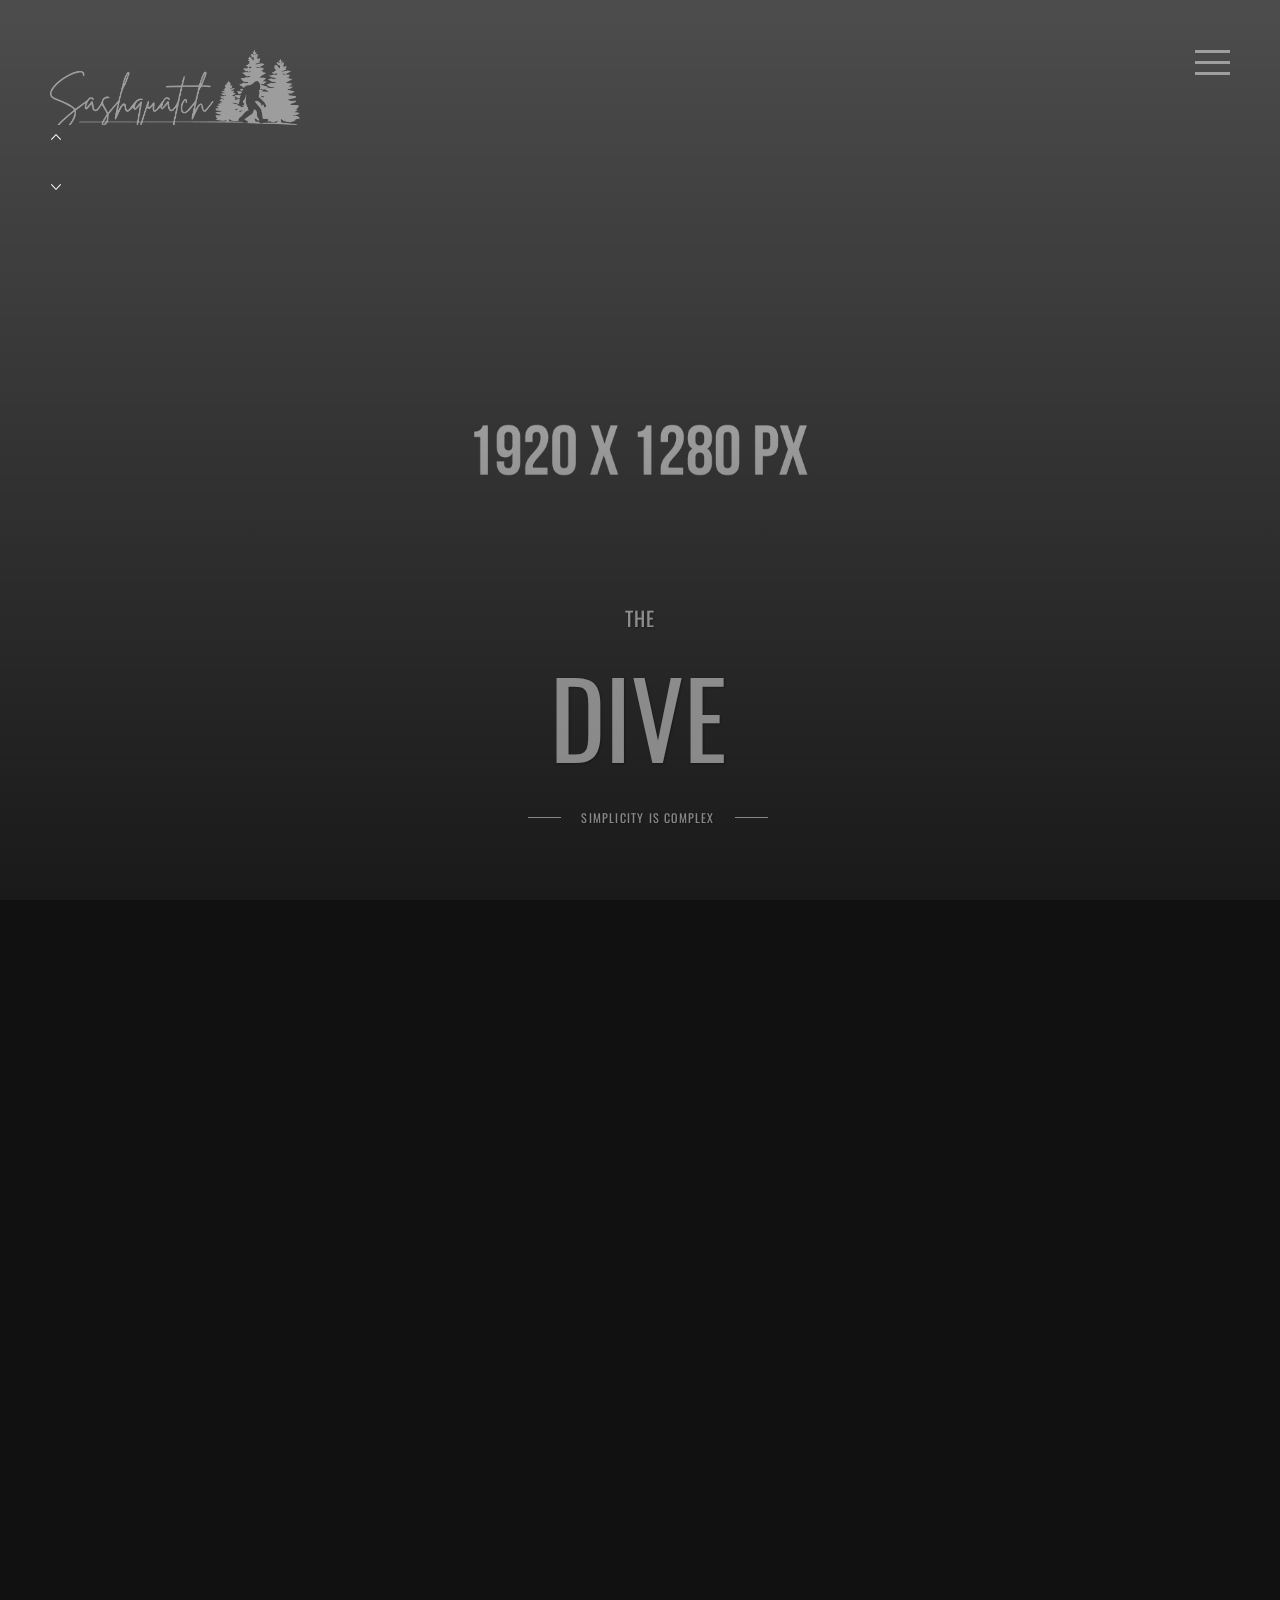
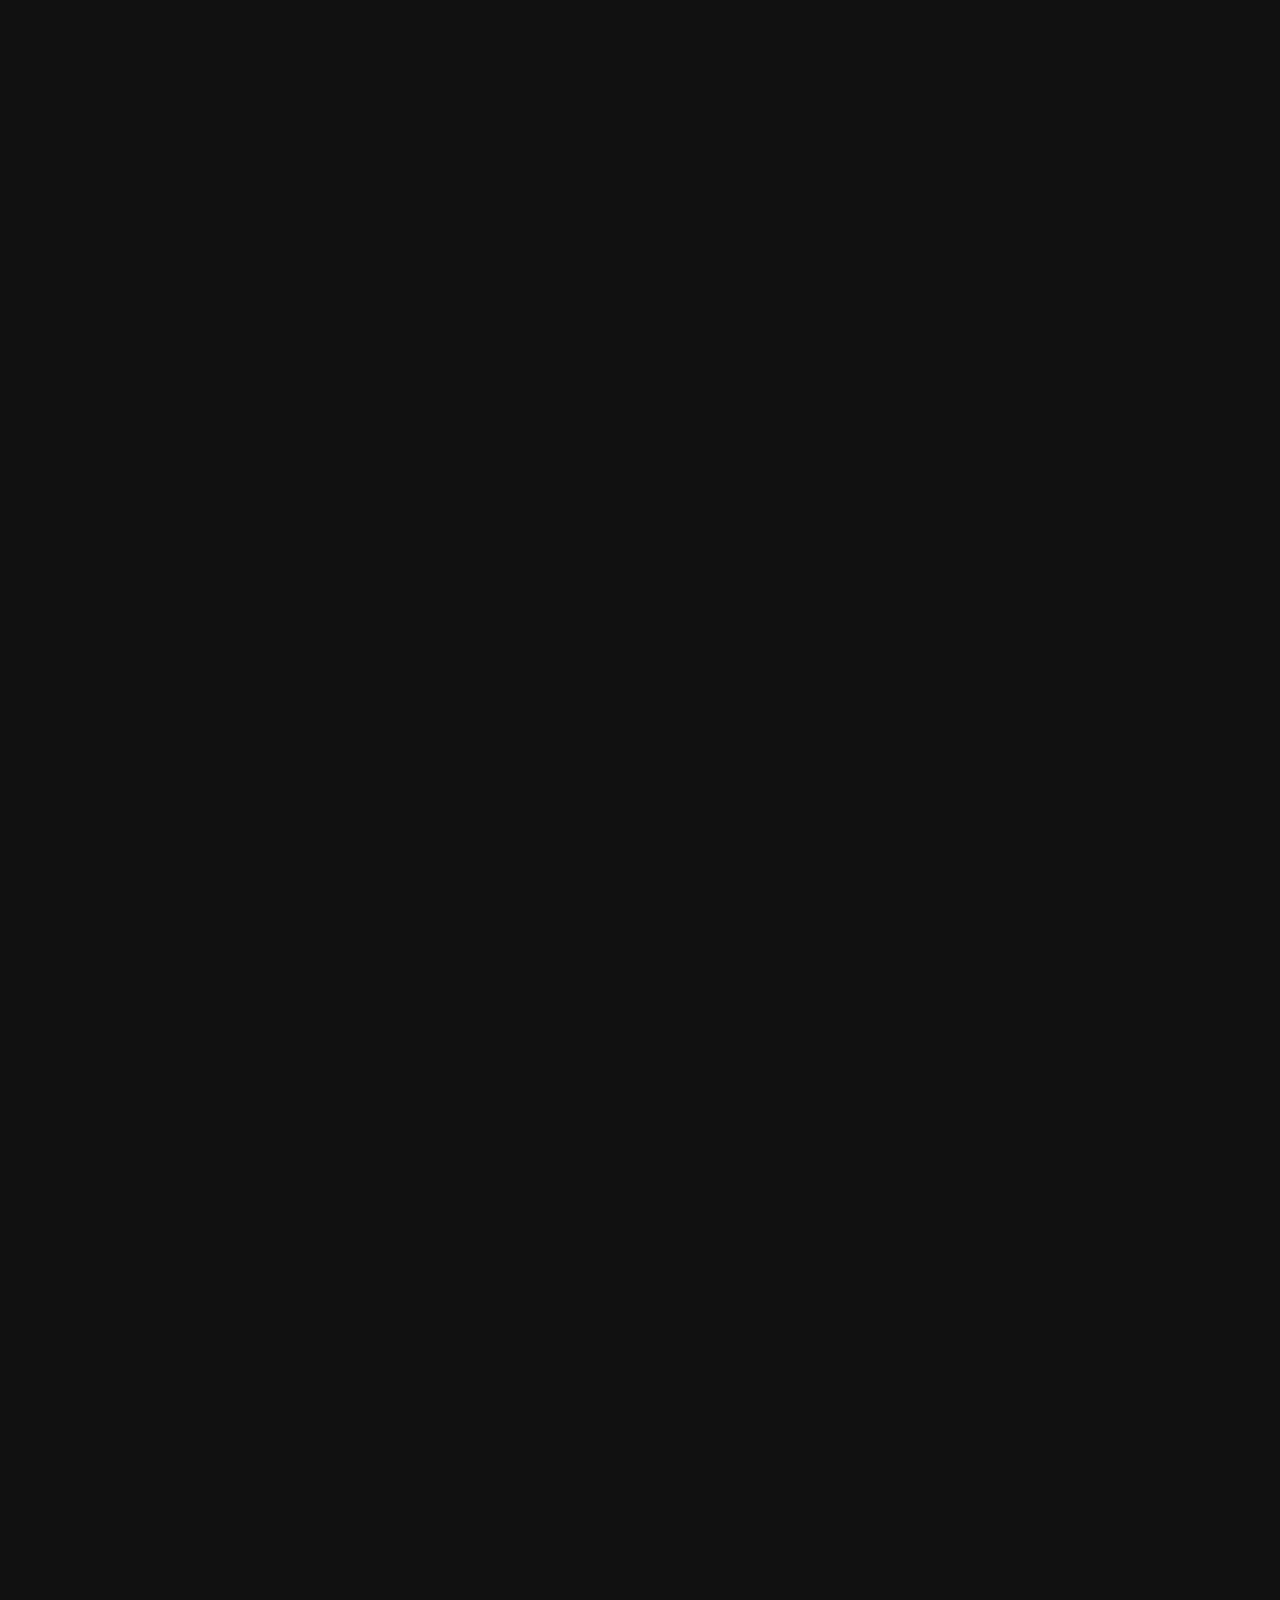
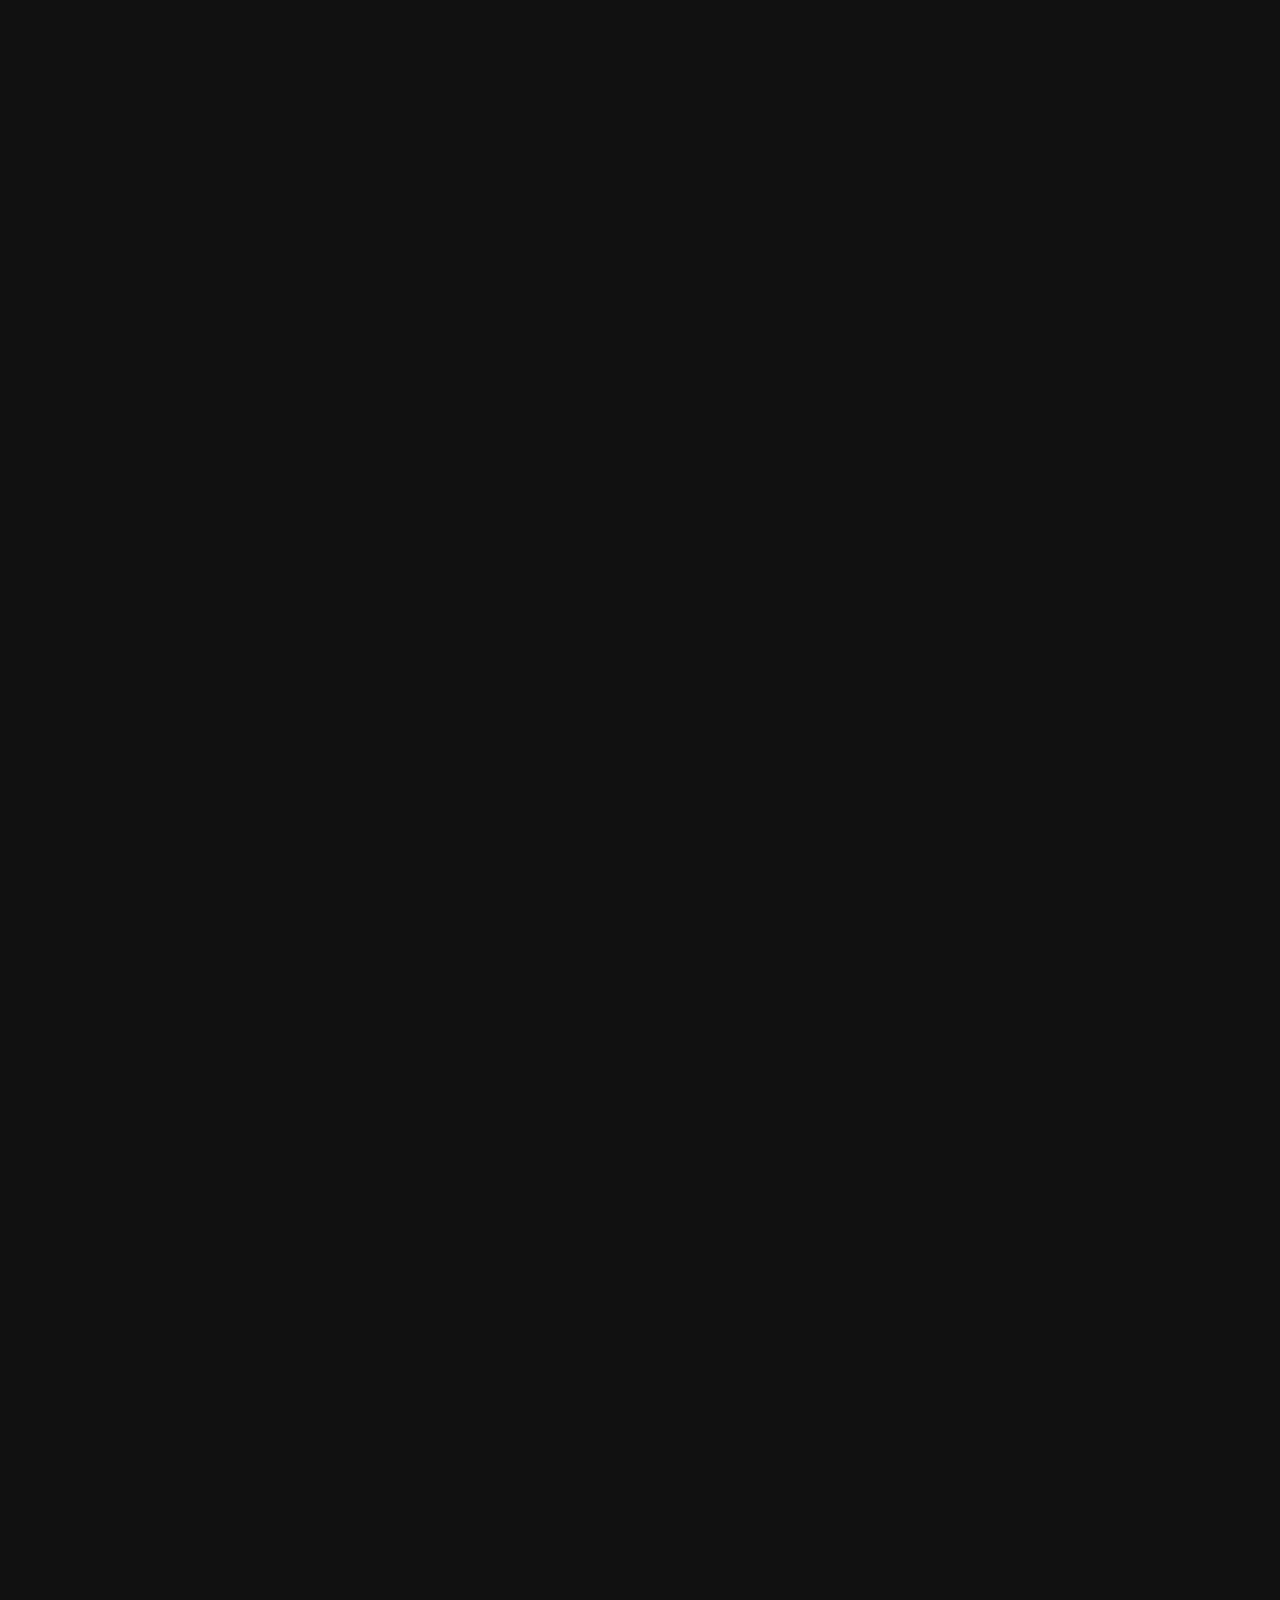
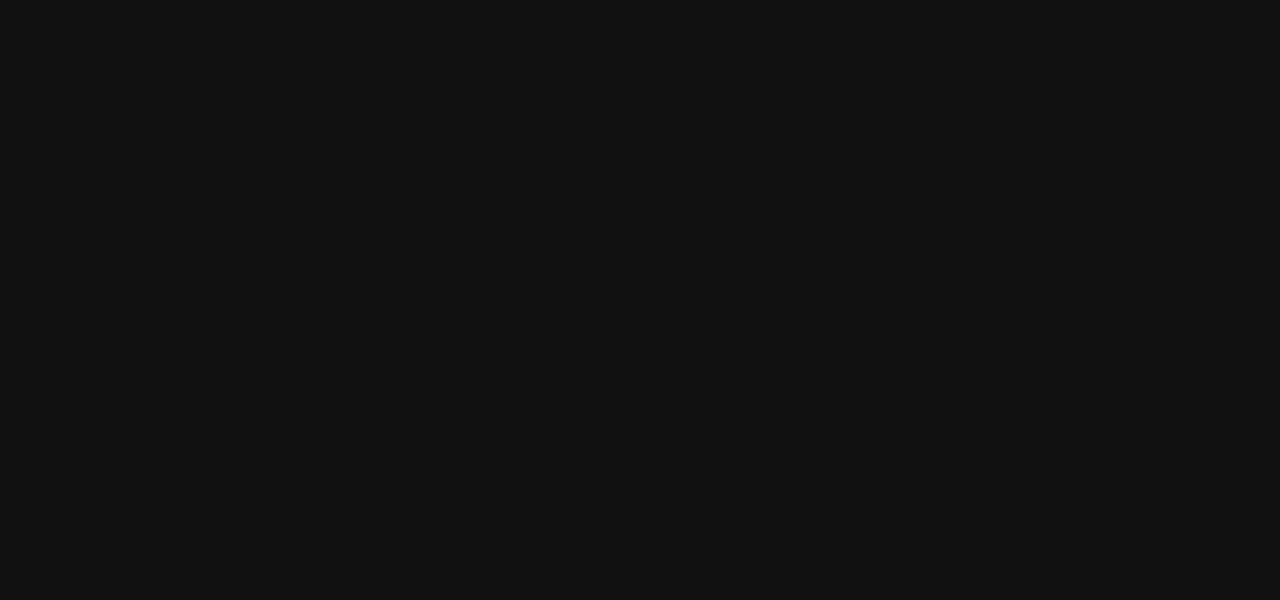
<file: index-MISTIFY-SLIDESHOW.html>
<!DOCTYPE html>
<html lang="en">
    <head>
        <meta charset="utf-8">
        <title>
            The Dive || The Template
        </title>
        <meta content="" name="description">
        <meta content="" name="author">
        <meta content="" name="keywords">
        <meta content="height=device-height, width=device-width, initial-scale=1.0, minimum-scale=1.0, maximum-scale=1.0, user-scalable=no" name="viewport">
        <!-- The Dive, The Template v1.3 || ex nihilo || October - December 2017 -->
        <!-- style start -->
        <link href="css/plugins.css" media="all" rel="stylesheet" type="text/css">
        <link href="css/style.css" media="all" rel="stylesheet" type="text/css"><!-- style end -->
        <!-- google fonts start -->
        <link href="http://fonts.googleapis.com/css?family=Raleway:100,200,300,400,500,600,700,800,900%7COswald:300,400,700" rel="stylesheet" type="text/css"><!-- google fonts end -->
    </head>
    <body>
        <!-- preloader start -->
        <div class="preloader-bg"></div>
        <div id="preloader">
            <div id="preloader-status">
                <div class="preloader-position loader">
                    <span></span>
                </div>
            </div>
        </div><!-- preloader end -->
        <!-- logo start -->
        <a class="logo logo-light">
        <div class="logo-img fadeIn-element"></div></a><!-- logo end -->
        <!-- navigation start -->
        <div class="navigation-fire main-menu main-menu-light fadeIn-element">
            <span></span>
        </div>
        <nav class="navigation-menu">
            <!-- center container menu start -->
            <div class="center-container-menu">
                <!-- center block menu start -->
                <div class="center-block-menu">
                    <ul class="brackets">
                        <li>
                            <a class="menu-state active" href="#home">Home</a>
                        </li>
                        <li>
                            <a class="menu-state" href="#about">About</a>
                        </li>
                        <li>
                            <a class="menu-state" href="#works">Works</a>
                        </li>
                        <li>
                            <a class="menu-state" href="#services">Services</a>
                        </li>
                        <li>
                            <a class="menu-state" href="#news">News</a>
                        </li>
                        <li class="last">
                            <a class="menu-state" href="#contact">Contact</a>
                        </li>
                    </ul>
                </div><!-- center block menu end -->
            </div><!-- center container menu end -->
        </nav><!-- navigation end -->
        <!-- fullPage start -->
        <div id="fullpage">
            <!-- section home start -->
            <div class="section" id="section0">
                <!-- hero bg start -->
                <div class="hero-fullscreen">
                    <!-- mistify slideshow start -->
                    <div id="mistify">
                        <!-- mistify slideshow item 1 start -->
                        <div class="mistify__slide overlay overlay-dark-70">
                            <a class="mistify__slide-content mist-link" href="#">
                            <p class="mistify__slide-description"></p>
                            <h1 class="mistify__slide-title"></h1>
                            <p class="mistify__slide-timestamp"></p></a> <img alt="Mistify Img" class="mistify__slide-background" src="img/background/mistify-bg-1.jpg">
                        </div><!-- mistify slideshow item 1 end -->
                        <!-- mistify slideshow item 2 start -->
                        <div class="mistify__slide overlay overlay-dark-70">
                            <a class="mistify__slide-content mist-link" href="#">
                            <p class="mistify__slide-description"></p>
                            <h1 class="mistify__slide-title"></h1>
                            <p class="mistify__slide-timestamp"></p></a><img alt="Mistify Img" class="mistify__slide-background" src="img/background/mistify-bg-2.jpg">
                        </div><!-- mistify slideshow item 2 end -->
                        <!-- mistify slideshow item 3 start -->
                        <div class="mistify__slide overlay overlay-dark-70">
                            <a class="mistify__slide-content mist-link" href="#">
                            <p class="mistify__slide-description"></p>
                            <h1 class="mistify__slide-title"></h1>
                            <p class="mistify__slide-timestamp"></p></a><img alt="Mistify Img" class="mistify__slide-background" src="img/background/mistify-bg-3.jpg">
                        </div><!-- mistify slideshow item 3 end -->
                        <!-- mistify slideshow item 4 start -->
                        <div class="mistify__slide overlay overlay-dark-70">
                            <a class="mistify__slide-content mist-link" href="#">
                            <p class="mistify__slide-description"></p>
                            <h1 class="mistify__slide-title"></h1>
                            <p class="mistify__slide-timestamp"></p></a><img alt="Mistify Img" class="mistify__slide-background" src="img/background/mistify-bg-4.jpg">
                        </div><!-- mistify slideshow item 4 end -->
                    </div><!-- mistify slideshow end -->
                </div><!-- hero bg end -->
                <!-- introduction start -->
                <div class="introduction">
                    <!-- home title start -->
                    <h2 class="home-page-main-title fadeIn-element">
                        The
                    </h2>
                    <h1 class="home-page-main-title fadeIn-element">
                        Dive
                    </h1><!-- home title end -->
                    <!-- home subtitle start -->
                    <div class="split-border">
                        <div class="home-page-subtitle-carousel owl-carousel">
                            <span class="home-page-title-2 fadeIn-element">Simplicity is complex</span> <span class="home-page-title-2 fadeIn-element">Design is a process</span> <span class=
                            "home-page-title-2 fadeIn-element">Aesthetic is a decision</span> <span class="home-page-title-2 fadeIn-element">Style is everything</span>
                        </div>
                    </div><!-- home subtitle end -->
                </div><!-- introduction end -->
            </div><!-- section home end -->
            <!-- section about start -->
            <div class="section" id="section1">
                <!-- section title start -->
                <div class="section-title-vertical">
                    <span>About</span>
                </div><!-- section title end -->
                <!-- container start -->
                <div class="container-fluid sections">
                    <!-- row start -->
                    <div class="row">
                        <!-- col start -->
                        <div class="col-md-6 col-sm-6 nopadding">
                            <!-- slick left about start -->
                            <div class="slick-left-about overlay overlay-inverse-dark-35">
                                <!-- slick left about item img start -->
                                <div class="img-fullwidth-wrapper">
                                    <div class="img-fullwidth img-fullwidth-all img-fullwidth-about-carousel"></div>
                                </div><!-- slick left about item img end -->
                            </div><!-- slick left about end -->
                        </div><!-- col end -->
                        <!-- col start -->
                        <div class="col-md-6 col-sm-6 nopadding">
                            <!-- slick right about start -->
                            <div class="slick-right-about">
                                <!-- about content 1 start -->
                                <div class="img-fullwidth-wrapper">
                                    <div class="about-content">
                                        <div class="about-content-inner">
                                            <!-- main txt start -->
                                            <div class="height-correction">
                                                <div class="text-title">
                                                    <h4>
                                                        There is beauty<br>
                                                        in simplicity
                                                    </h4>
                                                </div>
                                                <div class="text-txt">
                                                    <p>
                                                        Lorem ipsum dolor sit amet, consectetur adipiscing elit. Donec vestibulum libero nec erat pulvinar, sed sollicitudin ex consectetur.
                                                    </p>
                                                </div>
                                                <div class="text-spacer">
                                                    <a class="c-btn inverse" href="#"><span>Read more</span></a>
                                                </div>
                                            </div><!-- main txt end -->
                                        </div>
                                    </div>
                                </div><!-- about content 1 end -->
                                <!-- about content 2 start -->
                                <div class="img-fullwidth-wrapper">
                                    <div class="about-content">
                                        <div class="about-content-inner">
                                            <!-- skills bar start -->
                                            <h3>
                                                The Know-how
                                            </h3>
                                            <div class="show-skillbar">
                                                <!-- skill 1 start -->
                                                <div class="skillbar" data-percent="95">
                                                    <span class="skillbar-title">Fashion</span>
                                                    <div class="skillbar-bar"></div><span class="skill-bar-percent"></span>
                                                </div><!-- skill 1 end -->
                                                <!-- skill 2 start -->
                                                <div class="skillbar" data-percent="90">
                                                    <span class="skillbar-title">Fine-art</span>
                                                    <div class="skillbar-bar"></div><span class="skill-bar-percent"></span>
                                                </div><!-- skill 2 end -->
                                                <!-- skill 3 start -->
                                                <div class="skillbar" data-percent="85">
                                                    <span class="skillbar-title">Documentary</span>
                                                    <div class="skillbar-bar"></div><span class="skill-bar-percent"></span>
                                                </div><!-- skill 3 end -->
                                                <!-- skill 4 start -->
                                                <div class="skillbar" data-percent="76">
                                                    <span class="skillbar-title">Architectural</span>
                                                    <div class="skillbar-bar"></div><span class="skill-bar-percent"></span>
                                                </div><!-- skill 4 end -->
                                            </div><!-- skills bar end -->
                                        </div>
                                    </div>
                                </div><!-- about content 2 end -->
                                <!-- about content 3 start -->
                                <div class="img-fullwidth-wrapper">
                                    <div class="about-content">
                                        <div class="about-content-inner">
                                            <!-- facts counter start -->
                                            <h3>
                                                The Facts
                                            </h3>
                                            <div class="facts-counter-wrapper">
                                                <!-- col start -->
                                                <div class="col-xs-6 col-sm-3">
                                                    <!-- fact 1 start -->
                                                    <div class="facts-counter-number">
                                                        976
                                                    </div>
                                                    <div class="facts-counter-description">
                                                        <i class="ion-ios-briefcase-outline facts-counter-description-img"></i> <span class="facts-counter-title">Completed Jobs</span>
                                                    </div><!-- fact 1 end -->
                                                </div><!-- col end -->
                                                <!-- col start -->
                                                <div class="col-xs-6 col-sm-3">
                                                    <!-- fact 2 start -->
                                                    <div class="facts-counter-number large">
                                                        49
                                                    </div>
                                                    <div class="facts-counter-description">
                                                        <i class="ion-ios-wineglass-outline facts-counter-description-img large"></i> <span class="facts-counter-title large">Clients Served</span>
                                                    </div><!-- fact 2 end -->
                                                </div><!-- col end -->
                                                <!-- clearfix start -->
                                                <div class="clearfix visible-xs-block"></div><!-- clearfix end -->
                                                <!-- col start -->
                                                <div class="col-xs-6 col-sm-3">
                                                    <!-- fact 3 start -->
                                                    <div class="facts-counter-number large">
                                                        195
                                                    </div>
                                                    <div class="facts-counter-description">
                                                        <i class="ion-ios-world-outline facts-counter-description-img large"></i> <span class="facts-counter-title large">States Reached</span>
                                                    </div><!-- fact 3 end -->
                                                </div><!-- col end -->
                                                <!-- col start -->
                                                <div class="col-xs-6 col-sm-3">
                                                    <!-- fact 4 start -->
                                                    <div class="facts-counter-number">
                                                        1976
                                                    </div>
                                                    <div class="facts-counter-description">
                                                        <i class="ion-ios-photos-outline facts-counter-description-img"></i> <span class="facts-counter-title">Photos Taken</span>
                                                    </div><!-- fact 4 end -->
                                                </div><!-- col end -->
                                            </div><!-- facts counter end -->
                                        </div>
                                    </div>
                                </div><!-- about content 3 end -->
                                <!-- about content 4 start -->
                                <div class="img-fullwidth-wrapper">
                                    <div class="about-content">
                                        <div class="about-content-inner about-content-inner-testimonials">
                                            <!-- testimonials start -->
                                            <div class="text-title text-title-secondary text-title-secondary-testimonials">
                                                <h4>
                                                    Testimonials
                                                </h4>
                                            </div>
                                            <div class="owl-carousel" id="testimonials-carousel">
                                                <!-- testimonials quote 1 start -->
                                                <div class="testimonials-quote">
                                                    <div class="testimonials-quote-img">
                                                        <img alt="Testimonials image" class="testimonials-quote-img" src="img/testimonials/testimonials-quote-img-1.jpg">
                                                    </div>
                                                    <p>
                                                        <span class="section-testimonials quote-mark-l ion-quote"></span>Lorem ipsum dolor sit amet, consectetur adipiscing elit. Integer fermentum
                                                        nibh et metus facilisis.<span class="section-testimonials quote-mark-r ion-quote"></span>
                                                    </p>
                                                    <div class="testimonials-signature">
                                                        C. Eastwood
                                                    </div>
                                                </div><!-- testimonials quote 1 end -->
                                                <!-- testimonials quote 2 start -->
                                                <div class="testimonials-quote">
                                                    <div class="testimonials-quote-img">
                                                        <img alt="Testimonials image" class="testimonials-quote-img" src="img/testimonials/testimonials-quote-img-2.jpg">
                                                    </div>
                                                    <p>
                                                        <span class="section-testimonials quote-mark-l ion-quote"></span>Vivamus scelerisque velit nec gravida ornare. Nam egestas purus eget sagittis
                                                        tempor.<span class="section-testimonials quote-mark-r ion-quote"></span>
                                                    </p>
                                                    <div class="testimonials-signature">
                                                        R. Redford
                                                    </div>
                                                </div><!-- testimonials quote 2 end -->
                                                <!-- testimonials quote 3 start -->
                                                <div class="testimonials-quote">
                                                    <div class="testimonials-quote-img">
                                                        <img alt="Testimonials image" class="testimonials-quote-img" src="img/testimonials/testimonials-quote-img-3.jpg">
                                                    </div>
                                                    <p>
                                                        <span class="section-testimonials quote-mark-l ion-quote"></span>Duis ac massa at neque scelerisque finibus vel sed erat. Sed vulputate nisl
                                                        vitae elit laoreet.<span class="section-testimonials quote-mark-r ion-quote"></span>
                                                    </p>
                                                    <div class="testimonials-signature">
                                                        K.W. Wong
                                                    </div>
                                                </div><!-- testimonials quote 3 end -->
                                                <!-- testimonials quote 4 start -->
                                                <div class="testimonials-quote">
                                                    <div class="testimonials-quote-img">
                                                        <img alt="Testimonials image" class="testimonials-quote-img" src="img/testimonials/testimonials-quote-img-4.jpg">
                                                    </div>
                                                    <p>
                                                        <span class="section-testimonials quote-mark-l ion-quote"></span> Vivamus consectetur commodo enim, ut accumsan mauris interdum quis. Donec et
                                                        euismod.<span class="section-testimonials quote-mark-r ion-quote"></span>
                                                    </p>
                                                    <div class="testimonials-signature">
                                                        T. Scott
                                                    </div>
                                                </div><!-- testimonials quote 4 end -->
                                            </div><!-- testimonials end -->
                                        </div>
                                    </div>
                                </div><!-- about content 4 end -->
                            </div><!-- slick right about end -->
                        </div><!-- col end -->
                    </div><!-- row end -->
                </div><!-- container end -->
            </div><!-- section about end -->
            <!-- section works start -->
            <div class="section" id="section2">
                <!-- section title start -->
                <div class="section-title-vertical right-side">
                    <span>Works</span>
                </div><!-- section title end -->
                <!-- works IMG carousel start -->
                <div class="works-page-img-wrapper">
                    <div class="owl-carousel" id="works-page-img-carousel">
                        <!-- works IMG carousel item start -->
                        <div class="works-page-img-carousel-item">
                            <!-- works IMG carousel item 1 start -->
                            <div class="works-page-img-carousel-item-1 overlay overlay-inverse-dark-35">
                                <div class="works-page-img-carousel-wrapper">
                                    <div class="works-page-img-carousel-text">
                                        <div class="works-page-img-carousel-heading">
                                            Beauty / Fashion
                                        </div>
                                        <div class="works-page-img-carousel-title">
                                            <h4>
                                                Simplicity<br>
                                                is complex
                                            </h4>
                                        </div>
                                        <div class="works-page-img-carousel-content">
                                            <div class="works-page-img-carousel-spacer-top"></div><a class="c-btn inverse popup-photo" href=
                                            "img/works/works-large/works-page-img-carousel-item-large-1.jpg" title="Simplicity is complex"><span>View image</span></a>
                                        </div>
                                    </div>
                                </div>
                            </div><!-- works IMG carousel item 1 end -->
                            <!-- works IMG carousel item 2 start -->
                            <div class="works-page-img-carousel-item-2 overlay overlay-inverse-dark-35">
                                <div class="works-page-img-carousel-wrapper">
                                    <div class="works-page-img-carousel-text">
                                        <div class="works-page-img-carousel-heading">
                                            People / Life
                                        </div>
                                        <div class="works-page-img-carousel-title">
                                            <h4>
                                                Design<br>
                                                is a process
                                            </h4>
                                        </div>
                                        <div class="works-page-img-carousel-content">
                                            <div class="works-page-img-carousel-spacer-top"></div><a class="c-btn inverse popup-photo" href=
                                            "img/works/works-large/works-page-img-carousel-item-large-2.jpg" title="Design is a process"><span>View image</span></a>
                                        </div>
                                    </div>
                                </div>
                            </div><!-- works IMG carousel item 2 end -->
                        </div><!-- works IMG carousel item end -->
                        <!-- works IMG carousel item start -->
                        <div class="works-page-img-carousel-item">
                            <!-- works IMG carousel item 3 start -->
                            <div class="works-page-img-carousel-item-3 overlay overlay-inverse-dark-35">
                                <div class="works-page-img-carousel-wrapper">
                                    <div class="works-page-img-carousel-text">
                                        <div class="works-page-img-carousel-heading">
                                            Royalty / Stock
                                        </div>
                                        <div class="works-page-img-carousel-title">
                                            <h4>
                                                Aesthetic<br>
                                                is a decision
                                            </h4>
                                        </div>
                                        <div class="works-page-img-carousel-content">
                                            <div class="works-page-img-carousel-spacer-top"></div><a class="c-btn inverse popup-youtube" href="https://www.youtube.com/watch?v=r8j-MWq4HZc"><span>Watch
                                            video</span></a>
                                        </div>
                                    </div>
                                </div>
                            </div><!-- works IMG carousel item 3 end -->
                            <!-- works IMG carousel item 4 start -->
                            <div class="works-page-img-carousel-item-4 overlay overlay-inverse-dark-35">
                                <div class="works-page-img-carousel-wrapper">
                                    <div class="works-page-img-carousel-text">
                                        <div class="works-page-img-carousel-heading">
                                            Culture / Travel
                                        </div>
                                        <div class="works-page-img-carousel-title">
                                            <h4>
                                                Style<br>
                                                is everything
                                            </h4>
                                        </div>
                                        <div class="works-page-img-carousel-content">
                                            <div class="works-page-img-carousel-spacer-top"></div><a class="c-btn inverse popup-vimeo" href="https://vimeo.com/95515307"><span>Watch video</span></a>
                                        </div>
                                    </div>
                                </div>
                            </div><!-- works IMG carousel item 4 end -->
                        </div><!-- works IMG carousel item end -->
                        <!-- works IMG carousel item start -->
                        <div class="works-page-img-carousel-item">
                            <!-- works IMG carousel item 5 start -->
                            <div class="works-page-img-carousel-item-5 overlay overlay-inverse-dark-35">
                                <div class="works-page-img-carousel-wrapper">
                                    <div class="works-page-img-carousel-text">
                                        <div class="works-page-img-carousel-heading">
                                            Beauty / Fashion
                                        </div>
                                        <div class="works-page-img-carousel-title">
                                            <h4>
                                                Simplicity<br>
                                                is complex
                                            </h4>
                                        </div>
                                        <div class="works-page-img-carousel-content">
                                            <div class="works-page-img-carousel-spacer-top"></div><a class="c-btn inverse popup-photo" href=
                                            "img/works/works-large/works-page-img-carousel-item-large-5.jpg" title="Simplicity is complex"><span>View image</span></a>
                                        </div>
                                    </div>
                                </div>
                            </div><!-- works IMG carousel item 5 end -->
                            <!-- works IMG carousel item 6 start -->
                            <div class="works-page-img-carousel-item-6 overlay overlay-inverse-dark-35">
                                <div class="works-page-img-carousel-wrapper">
                                    <div class="works-page-img-carousel-text">
                                        <div class="works-page-img-carousel-heading">
                                            People / Life
                                        </div>
                                        <div class="works-page-img-carousel-title">
                                            <h4>
                                                Design<br>
                                                is a process
                                            </h4>
                                        </div>
                                        <div class="works-page-img-carousel-content">
                                            <div class="works-page-img-carousel-spacer-top"></div><a class="c-btn inverse popup-photo" href=
                                            "img/works/works-large/works-page-img-carousel-item-large-6.jpg" title="Design is a process"><span>View image</span></a>
                                        </div>
                                    </div>
                                </div>
                            </div><!-- works IMG carousel item 6 end -->
                        </div><!-- works IMG carousel item end -->
                        <!-- works IMG carousel item start -->
                        <div class="works-page-img-carousel-item">
                            <!-- works IMG carousel item 7 start -->
                            <div class="works-page-img-carousel-item-7 overlay overlay-inverse-dark-35">
                                <div class="works-page-img-carousel-wrapper">
                                    <div class="works-page-img-carousel-text">
                                        <div class="works-page-img-carousel-heading">
                                            Royalty / Stock
                                        </div>
                                        <div class="works-page-img-carousel-title">
                                            <h4>
                                                Aesthetic<br>
                                                is a decision
                                            </h4>
                                        </div>
                                        <div class="works-page-img-carousel-content">
                                            <div class="works-page-img-carousel-spacer-top"></div><a class="c-btn inverse popup-photo" href=
                                            "img/works/works-large/works-page-img-carousel-item-large-7.jpg" title="Aesthetic is a decision"><span>View image</span></a>
                                        </div>
                                    </div>
                                </div>
                            </div><!-- works IMG carousel item 7 end -->
                            <!-- works IMG carousel item 8 start -->
                            <div class="works-page-img-carousel-item-8 overlay overlay-inverse-dark-35">
                                <div class="works-page-img-carousel-wrapper">
                                    <div class="works-page-img-carousel-text">
                                        <div class="works-page-img-carousel-heading">
                                            Culture / Travel
                                        </div>
                                        <div class="works-page-img-carousel-title">
                                            <h4>
                                                Style<br>
                                                is everything
                                            </h4>
                                        </div>
                                        <div class="works-page-img-carousel-content">
                                            <div class="works-page-img-carousel-spacer-top"></div><a class="c-btn inverse popup-photo" href=
                                            "img/works/works-large/works-page-img-carousel-item-large-8.jpg" title="Style is everything"><span>View image</span></a>
                                        </div>
                                    </div>
                                </div>
                            </div><!-- works IMG carousel item 8 end -->
                        </div><!-- works IMG carousel item end -->
                        <!-- works IMG carousel item start -->
                        <div class="works-page-img-carousel-item">
                            <!-- works IMG carousel item 9 start -->
                            <div class="works-page-img-carousel-item-9 overlay overlay-inverse-dark-35">
                                <div class="works-page-img-carousel-wrapper">
                                    <div class="works-page-img-carousel-text">
                                        <div class="works-page-img-carousel-heading">
                                            Beauty / Fashion
                                        </div>
                                        <div class="works-page-img-carousel-title">
                                            <h4>
                                                Simplicity<br>
                                                is complex
                                            </h4>
                                        </div>
                                        <div class="works-page-img-carousel-content">
                                            <div class="works-page-img-carousel-spacer-top"></div><a class="c-btn inverse popup-youtube" href="https://www.youtube.com/watch?v=r8j-MWq4HZc"><span>Watch
                                            video</span></a>
                                        </div>
                                    </div>
                                </div>
                            </div><!-- works IMG carousel item 9 end -->
                            <!-- works IMG carousel item 10 start -->
                            <div class="works-page-img-carousel-item-10 overlay overlay-inverse-dark-35">
                                <div class="works-page-img-carousel-wrapper">
                                    <div class="works-page-img-carousel-text">
                                        <div class="works-page-img-carousel-heading">
                                            People / Life
                                        </div>
                                        <div class="works-page-img-carousel-title">
                                            <h4>
                                                Design<br>
                                                is a process
                                            </h4>
                                        </div>
                                        <div class="works-page-img-carousel-content">
                                            <div class="works-page-img-carousel-spacer-top"></div><a class="c-btn inverse popup-vimeo" href="https://vimeo.com/95515307"><span>Watch video</span></a>
                                        </div>
                                    </div>
                                </div>
                            </div><!-- works IMG carousel item 10 end -->
                        </div><!-- works IMG carousel item end -->
                        <!-- works IMG carousel item start -->
                        <div class="works-page-img-carousel-item">
                            <!-- works IMG carousel item 11 start -->
                            <div class="works-page-img-carousel-item-11 overlay overlay-inverse-dark-35">
                                <div class="works-page-img-carousel-wrapper">
                                    <div class="works-page-img-carousel-text">
                                        <div class="works-page-img-carousel-heading">
                                            Royalty / Stock
                                        </div>
                                        <div class="works-page-img-carousel-title">
                                            <h4>
                                                Aesthetic<br>
                                                is a decision
                                            </h4>
                                        </div>
                                        <div class="works-page-img-carousel-content">
                                            <div class="works-page-img-carousel-spacer-top"></div><a class="c-btn inverse popup-photo" href=
                                            "img/works/works-large/works-page-img-carousel-item-large-11.jpg" title="Aesthetic is a decision"><span>View image</span></a>
                                        </div>
                                    </div>
                                </div>
                            </div><!-- works IMG carousel item 11 end -->
                            <!-- works IMG carousel item 12 start -->
                            <div class="works-page-img-carousel-item-12 overlay overlay-inverse-dark-35">
                                <div class="works-page-img-carousel-wrapper">
                                    <div class="works-page-img-carousel-text">
                                        <div class="works-page-img-carousel-heading">
                                            Culture / Travel
                                        </div>
                                        <div class="works-page-img-carousel-title">
                                            <h4>
                                                Style<br>
                                                is everything
                                            </h4>
                                        </div>
                                        <div class="works-page-img-carousel-content">
                                            <div class="works-page-img-carousel-spacer-top"></div><a class="c-btn inverse popup-photo" href=
                                            "img/works/works-large/works-page-img-carousel-item-large-12.jpg" title="Style is everything"><span>View image</span></a>
                                        </div>
                                    </div>
                                </div>
                            </div><!-- works IMG carousel item 12 end -->
                        </div><!-- works IMG carousel item end -->
                    </div>
                </div><!-- works IMG carousel end -->
            </div><!-- section works end -->
            <!-- section services start -->
            <div class="section" id="section3">
                <!-- section title start -->
                <div class="section-title-vertical">
                    <span>Services</span>
                </div><!-- section title end -->
                <!-- container start -->
                <div class="container-fluid sections">
                    <!-- row start -->
                    <div class="row">
                        <!-- col start -->
                        <div class="col-md-6 col-sm-6 nopadding">
                            <!-- slick services start -->
                            <div class="slick-services overlay overlay-inverse-dark-35">
                                <!-- services carousel item 1 img start -->
                                <div class="img-fullwidth-wrapper">
                                    <div class="img-fullwidth img-fullwidth-all img-fullwidth-services-carousel-1"></div>
                                </div><!-- services carousel item 1 img end -->
                                <!-- services carousel item 2 img start -->
                                <div class="img-fullwidth-wrapper">
                                    <div class="img-fullwidth img-fullwidth-all img-fullwidth-services-carousel-2"></div>
                                </div><!-- services carousel item 2 img end -->
                                <!-- services carousel item 3 img start -->
                                <div class="img-fullwidth-wrapper">
                                    <div class="img-fullwidth img-fullwidth-all img-fullwidth-services-carousel-3"></div>
                                </div><!-- services carousel item 3 img end -->
                            </div><!-- slick services end -->
                        </div><!-- col end -->
                        <!-- col start -->
                        <div class="col-md-6 col-sm-6 nopadding">
                            <!-- services container start -->
                            <div class="services-container dark-logo">
                                <div class="blockquote">

                                    <!-- center container start -->
                                    <div class="center-container">
                                        <!-- center block start -->
                                        <div class="center-block">
                                            <div class="services-wrapper">
                                                <div class="services-accordion">
                                                    <ul>
                                                        <li>
                                                            <span>Branding</span>
                                                            <ul>
                                                                <li>
                                                                    <a href="#">Branding Campaigns</a>
                                                                </li>
                                                                <li>
                                                                    <a href="#">Customer Surveys</a>
                                                                </li>
                                                                <li>
                                                                    <a href="#">Advertising Campaigns</a>
                                                                </li>
                                                            </ul>
                                                        </li>
                                                        <li>
                                                            <span>Photography</span>
                                                            <ul>
                                                                <li>
                                                                    <a href="#">Commercial / Stock</a>
                                                                </li>
                                                                <li>
                                                                    <a href="#">Beauty / Fashion</a>
                                                                </li>
                                                                <li>
                                                                    <a href="#">Nature / Landscapes</a>
                                                                </li>
                                                            </ul>
                                                        </li>
                                                        <li>
                                                            <span>Brand Identity</span>
                                                            <ul>
                                                                <li>
                                                                    <a href="#">Colors</a>
                                                                </li>
                                                                <li>
                                                                    <a href="#">Design</a>
                                                                </li>
                                                                <li>
                                                                    <a href="#">Logotype</a>
                                                                </li>
                                                            </ul>
                                                        </li>
                                                    </ul>
                                                </div>
                                            </div>
                                        </div><!-- center block end -->
                                    </div><!-- center container end -->
                                </div>
                            </div><!-- services container end -->
                        </div><!-- col end -->
                    </div><!-- row end -->
                </div><!-- container end -->
            </div><!-- section services end -->
            <!-- section news start -->
            <div class="section" id="section4">
                <!-- section title start -->
                <div class="section-title-vertical right-side">
                    <span>News</span>
                </div><!-- section title end -->
                <!-- news IMG carousel start -->
                <div class="news-page-img-wrapper">
                    <div class="owl-carousel" id="news-page-img-carousel">
                        <!-- news IMG carousel item 1 start -->
                        <div class="news-page-img-carousel-item">
                            <div class="news-page-img-carousel-item-1 overlay overlay-inverse-dark-35">
                                <div class="news-page-img-carousel-wrapper">
                                    <div class="news-page-img-carousel-text">
                                        <div class="news-page-img-carousel-heading">
                                            Beauty / Fashion
                                        </div>
                                        <div class="news-page-img-carousel-title">
                                            <h4>
                                                Simplicity<br>
                                                is complex
                                            </h4>
                                        </div>
                                        <div class="news-page-img-carousel-content">
                                            <div class="news-page-img-carousel-spacer-top"></div>
                                            <p>
                                                Lorem ipsum dolor sit amet, consectetur adipiscing elit. Pellentesque nec scelerisque nunc. Interdum et malesuada fames ac ante ipsum primis in
                                                faucibus.
                                            </p>
                                            <div class="news-page-img-carousel-spacer-bottom">
                                                <a class="c-btn c-btn-news inverse toggle-news-content-1"><span>Read more</span></a>
                                            </div>
                                        </div>
                                    </div>
                                </div>
                            </div>
                        </div><!-- news IMG carousel item 1 end -->
                        <!-- news IMG carousel item 2 start -->
                        <div class="news-page-img-carousel-item">
                            <div class="news-page-img-carousel-item-2 overlay overlay-inverse-dark-35">
                                <div class="news-page-img-carousel-wrapper">
                                    <div class="news-page-img-carousel-text">
                                        <div class="news-page-img-carousel-heading">
                                            People / Life
                                        </div>
                                        <div class="news-page-img-carousel-title">
                                            <h4>
                                                Design<br>
                                                is a process
                                            </h4>
                                        </div>
                                        <div class="news-page-img-carousel-content">
                                            <div class="news-page-img-carousel-spacer-top"></div>
                                            <p>
                                                Morbi hendrerit orci aliquet augue eleifend, ac gravida turpis rutrum. Suspendisse suscipit dui eu lorem pharetra egestas. Nunc nec eleifend libero.
                                            </p>
                                            <div class="news-page-img-carousel-spacer-bottom">
                                                <a class="c-btn c-btn-news inverse toggle-news-content-2"><span>Read more</span></a>
                                            </div>
                                        </div>
                                    </div>
                                </div>
                            </div>
                        </div><!-- news IMG carousel item 2 end -->
                        <!-- news IMG carousel item 3 start -->
                        <div class="news-page-img-carousel-item">
                            <div class="news-page-img-carousel-item-3 overlay overlay-inverse-dark-35">
                                <div class="news-page-img-carousel-wrapper">
                                    <div class="news-page-img-carousel-text">
                                        <div class="news-page-img-carousel-heading">
                                            Royalty / Stock
                                        </div>
                                        <div class="news-page-img-carousel-title">
                                            <h4>
                                                Aesthetic<br>
                                                is a decision
                                            </h4>
                                        </div>
                                        <div class="news-page-img-carousel-content">
                                            <div class="news-page-img-carousel-spacer-top"></div>
                                            <p>
                                                Suspendisse sit amet imperdiet sem. Vivamus sit amet lorem interdum, aliquet metus quis, fermentum velit. Phasellus ullamcorper, ante ac semper congue.
                                            </p>
                                            <div class="news-page-img-carousel-spacer-bottom">
                                                <a class="c-btn c-btn-news inverse toggle-news-content-3"><span>Read more</span></a>
                                            </div>
                                        </div>
                                    </div>
                                </div>
                            </div>
                        </div><!-- news IMG carousel item 3 end -->
                        <!-- news IMG carousel item 4 start -->
                        <div class="news-page-img-carousel-item">
                            <div class="news-page-img-carousel-item-4 overlay overlay-inverse-dark-35">
                                <div class="news-page-img-carousel-wrapper">
                                    <div class="news-page-img-carousel-text">
                                        <div class="news-page-img-carousel-heading">
                                            Culture / Travel
                                        </div>
                                        <div class="news-page-img-carousel-title">
                                            <h4>
                                                Style<br>
                                                is everything
                                            </h4>
                                        </div>
                                        <div class="news-page-img-carousel-content">
                                            <div class="news-page-img-carousel-spacer-top"></div>
                                            <p>
                                                In nibh nisi, blandit eget accumsan et, lobortis ac tellus. Vestibulum feugiat tellus a turpis consectetur pretium. Donec et ante odio. Vestibulum eu
                                                accumsan nisl.
                                            </p>
                                            <div class="news-page-img-carousel-spacer-bottom">
                                                <a class="c-btn c-btn-news inverse toggle-news-content-4"><span>Read more</span></a>
                                            </div>
                                        </div>
                                    </div>
                                </div>
                            </div>
                        </div><!-- news IMG carousel item 4 end -->
                    </div>
                </div><!-- news IMG carousel end -->
                <!-- news MORE carousel item 1 start -->
                <div class="panel-left-1 panel-left-bg-1 overlay overlay-inverse-dark-35"></div>
                <div class="panel-right panel-right-1">
                    <!-- center container start -->
                    <div class="center-container">
                        <!-- center block start -->
                        <div class="center-block">
                            <!-- news MORE carousel content 1 start -->
                            <div class="img-fullwidth-wrapper">
                                <div class="about-content">
                                    <div class="about-content-inner">
                                        <!-- main txt start -->
                                        <div class="height-correction">
                                            <div class="text-title text-title-dark">
                                                <div class="news-page-img-carousel-heading news-page-img-carousel-heading-dark">
                                                    <span>Tuesday, October 10, 2017</span> Beauty / Fashion
                                                </div>
                                                <h4>
                                                    Simplicity<br>
                                                    is complex
                                                </h4>
                                            </div>
                                            <div class="text-txt text-txt-dark">
                                                <p>
                                                    Lorem ipsum dolor sit amet, consectetur adipiscing elit. Donec vestibulum libero nec erat pulvinar, sed sollicitudin ex consectetur.
                                                </p>
                                            </div>
                                            <div class="text-spacer">
                                                <a class="c-btn inverse-dark toggle-news-content-1" href="javascript:void(0)"><span>Close</span></a>
                                            </div>
                                        </div><!-- main txt end -->
                                    </div>
                                </div>
                            </div><!-- news MORE carousel content 1 end -->
                        </div><!-- center block end -->
                    </div><!-- center container end -->
                </div><!-- news MORE carousel item 1 end -->
                <!-- news MORE carousel item 2 start -->
                <div class="panel-left-2 panel-left-bg-2 overlay overlay-inverse-dark-35"></div>
                <div class="panel-right panel-right-2">
                    <!-- center container start -->
                    <div class="center-container">
                        <!-- center block start -->
                        <div class="center-block">
                            <!-- news MORE carousel content 2 start -->
                            <div class="img-fullwidth-wrapper">
                                <div class="about-content">
                                    <div class="about-content-inner">
                                        <!-- main txt start -->
                                        <div class="height-correction">
                                            <div class="text-title text-title-dark">
                                                <div class="news-page-img-carousel-heading news-page-img-carousel-heading-dark">
                                                    <span>Wednesday, October 11, 2017</span> People / Life
                                                </div>
                                                <h4>
                                                    Design<br>
                                                    is a process
                                                </h4>
                                            </div>
                                            <div class="text-txt text-txt-dark">
                                                <p>
                                                    Lorem ipsum dolor sit amet, consectetur adipiscing elit. Donec vestibulum libero nec erat pulvinar, sed sollicitudin ex consectetur.
                                                </p>
                                            </div>
                                            <div class="text-spacer">
                                                <a class="c-btn inverse-dark toggle-news-content-2" href="javascript:void(0)"><span>Close</span></a>
                                            </div>
                                        </div><!-- main txt end -->
                                    </div>
                                </div>
                            </div><!-- news MORE carousel content 2 end -->
                        </div><!-- center block end -->
                    </div><!-- center container end -->
                </div><!-- news MORE carousel item 2 end -->
                <!-- news MORE carousel item 3 start -->
                <div class="panel-left-3 panel-left-bg-3 overlay overlay-inverse-dark-35"></div>
                <div class="panel-right panel-right-3">
                    <!-- center container start -->
                    <div class="center-container">
                        <!-- center block start -->
                        <div class="center-block">
                            <!-- news MORE carousel content 3 start -->
                            <div class="img-fullwidth-wrapper">
                                <div class="about-content">
                                    <div class="about-content-inner">
                                        <!-- main txt start -->
                                        <div class="height-correction">
                                            <div class="text-title text-title-dark">
                                                <div class="news-page-img-carousel-heading news-page-img-carousel-heading-dark">
                                                    <span>Thursday, October 12, 2017</span> Royalty / Stock
                                                </div>
                                                <h4>
                                                    Aesthetic<br>
                                                    is a decision
                                                </h4>
                                            </div>
                                            <div class="text-txt text-txt-dark">
                                                <p>
                                                    Lorem ipsum dolor sit amet, consectetur adipiscing elit. Donec vestibulum libero nec erat pulvinar, sed sollicitudin ex consectetur.
                                                </p>
                                            </div>
                                            <div class="text-spacer">
                                                <a class="c-btn inverse-dark toggle-news-content-3" href="javascript:void(0)"><span>Close</span></a>
                                            </div>
                                        </div><!-- main txt end -->
                                    </div>
                                </div>
                            </div><!-- news MORE carousel content 3 end -->
                        </div><!-- center block end -->
                    </div><!-- center container end -->
                </div><!-- news MORE carousel item 3 end -->
                <!-- news MORE carousel item 4 start -->
                <div class="panel-left-4 panel-left-bg-4 overlay overlay-inverse-dark-35"></div>
                <div class="panel-right panel-right-4">
                    <!-- center container start -->
                    <div class="center-container">
                        <!-- center block start -->
                        <div class="center-block">
                            <!-- news MORE carousel content 4 start -->
                            <div class="img-fullwidth-wrapper">
                                <div class="about-content">
                                    <div class="about-content-inner">
                                        <!-- main txt start -->
                                        <div class="height-correction">
                                            <div class="text-title text-title-dark">
                                                <div class="news-page-img-carousel-heading news-page-img-carousel-heading-dark">
                                                    <span>Friday, October 13, 2017</span> Culture / Travel
                                                </div>
                                                <h4>
                                                    Style<br>
                                                    is everything
                                                </h4>
                                            </div>
                                            <div class="text-txt text-txt-dark">
                                                <p>
                                                    Lorem ipsum dolor sit amet, consectetur adipiscing elit. Donec vestibulum libero nec erat pulvinar, sed sollicitudin ex consectetur.
                                                </p>
                                            </div>
                                            <div class="text-spacer">
                                                <a class="c-btn inverse-dark toggle-news-content-4" href="javascript:void(0)"><span>Close</span></a>
                                            </div>
                                        </div><!-- main txt end -->
                                    </div>
                                </div>
                            </div><!-- news MORE carousel content 4 end -->
                        </div><!-- center block end -->
                    </div><!-- center container end -->
                </div><!-- news MORE carousel item 4 end -->
            </div><!-- section news end -->
            <!-- section contact start -->
            <div class="section section-contact overlay overlay-dark-90" id="section5">
                <!-- contact bg start -->
                <div class="section-bg-contact"></div><!-- contact bg end -->
                <!-- section title start -->
                <div class="section-title-vertical right-side">
                    <span>Contact</span>
                </div><!-- section title end -->
                <!-- container start -->
                <div class="container sections">
                    <!-- row start -->
                    <div class="row">
                        <!-- col start -->
                        <div class="col-lg-12">
                            <div class="text-title-secondary text-title-secondary-contact">
                                <h4>
                                    Get in touch
                                </h4>
                            </div>
                        </div><!-- col end -->
                    </div><!-- row end -->
                    <!-- row start -->
                    <div class="row">
                        <!-- contact info start -->
                        <div class="contact-info-wrapper">
                            <!-- col start -->
                            <div class="col-sm-4">
                                <div class="contact-info-description">
                                    <i class="ion-ios-location-outline contact-info-description-img"></i> <span class="contact-info-text">ex Inc.<br>
                                    Touchdown Dr 1176</span>
                                </div>
                            </div><!-- col end -->
                            <!-- col start -->
                            <div class="col-sm-4">
                                <div class="contact-info-description">
                                    <i class="ion-ios-email-outline contact-info-description-img large"></i> <span class="contact-info-text large"><a class="link-underline contact" href=
                                    "mailto:contact@domainname.com">contact@domainname.com</a></span>
                                </div>
                            </div><!-- col end -->
                            <!-- col start -->
                            <div class="col-sm-4">
                                <div class="contact-info-description">
                                    <i class="ion-ios-telephone-outline contact-info-description-img"></i> <span class="contact-info-text">[00] 11 - 76<br>
                                    [01] 11 - 76</span>
                                </div>
                            </div><!-- col end -->
                        </div><!-- contact info end -->
                    </div><!-- row end -->
                    <!-- row start -->
                    <div class="row">
                        <!-- col start -->
                        <div class="col-lg-12">
                            <!-- newsletter form start -->
                            <div id="subscribe-wrapper">
                                <h2 class="section-heading newsletter">
                                    Newsletter sign up
                                </h2>
                                <div id="newsletter">
                                    <div class="newsletter">
                                        <form action="subscribe.php" id="subscribe" method="post" name="subscribe">
                                            <input class="subscribe-requiredField subscribe-email" id="subscribe-email" name="subscribe-email" placeholder="Email" type="text"> <button class=
                                            "c-btn fullwidth" id="submit-2" type="submit"><span>Subscribe</span></button>
                                        </form>
                                    </div>
                                </div>
                            </div><!-- newsletter form end -->
                        </div><!-- col end -->
                    </div><!-- row end -->
                    <!-- row start -->
                    <div class="row">
                        <!-- col start -->
                        <div class="col-lg-12">
                            <!-- social icons start -->
                            <div class="social-icons-wrapper">
                                <ul class="social-icons">
                                    <li class="social-icon">
                                        <a class="ion-social-twitter" href="#"></a>
                                    </li>
                                    <li class="social-icon">
                                        <a class="ion-social-facebook" href="#"></a>
                                    </li>
                                    <li class="social-icon">
                                        <a class="ion-social-googleplus" href="#"></a>
                                    </li>
                                    <li class="social-icon">
                                        <a class="ion-social-youtube" href="#"></a>
                                    </li>
                                    <li class="social-icon">
                                        <a class="ion-social-linkedin" href="#"></a>
                                    </li>
                                    <li class="social-icon">
                                        <a class="ion-social-instagram" href="#"></a>
                                    </li>
                                    <li class="social-icon">
                                        <a class="ion-social-pinterest" href="#"></a>
                                    </li>
                                    <li class="social-icon">
                                        <a class="ion-social-dribbble" href="#"></a>
                                    </li>
                                </ul>
                            </div><!-- social icons end -->
                        </div><!-- col end -->
                    </div><!-- row end -->
                </div><!-- container end -->
            </div><!-- section contact end -->
        </div><!-- fullPage end -->
        <!-- scripts start -->
        <script src="js/plugins.js">
        </script> 
        <script src="js/mistify-dark.js">
        </script> 
        <script>
        //<![CDATA[
        $(document).on("ready", function() {
            "use strict";
            $("#mistify").mistify({
                arrows: true,
                autoPlay: true,
                autoplaySpeed: 5000
            });
        });
        //]]>
        </script> 
        <script src="js/the-dive-the-template.js">
        </script><!-- scripts end -->
    </body>
</html>
</file>
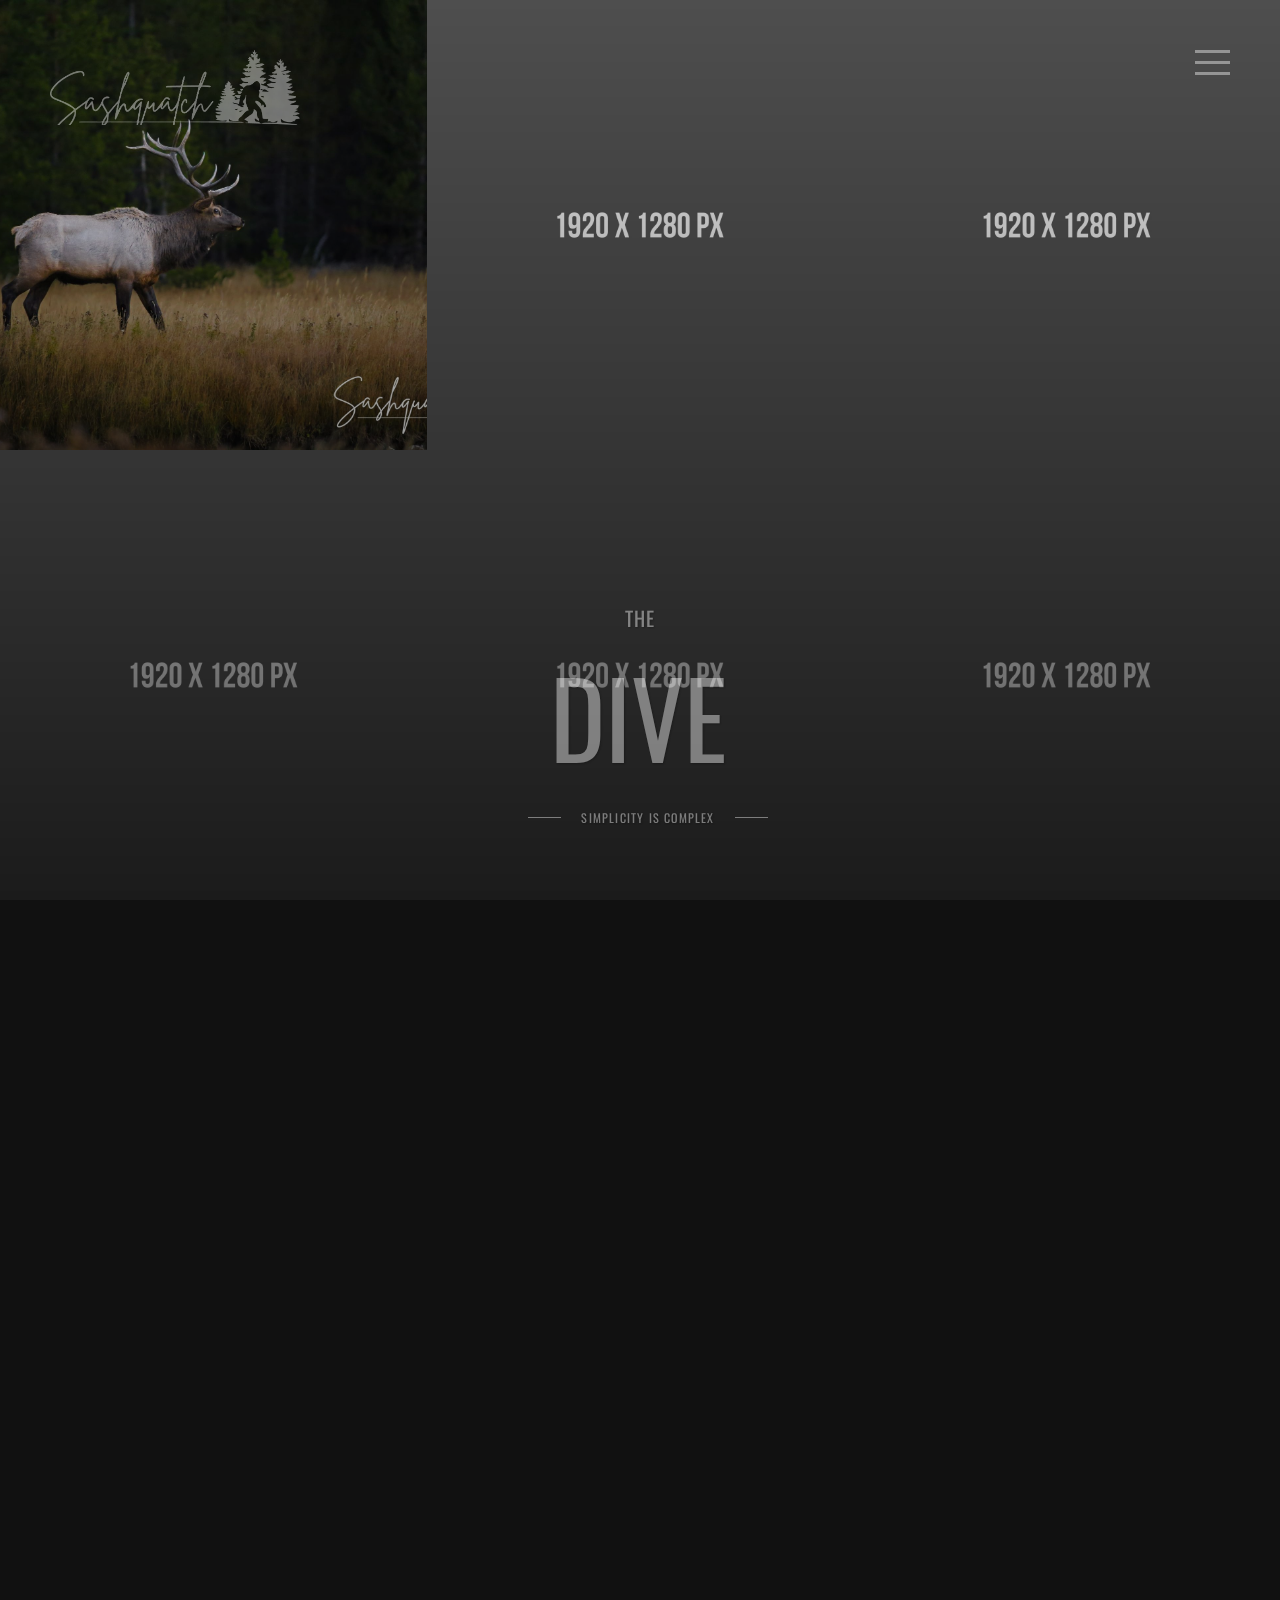
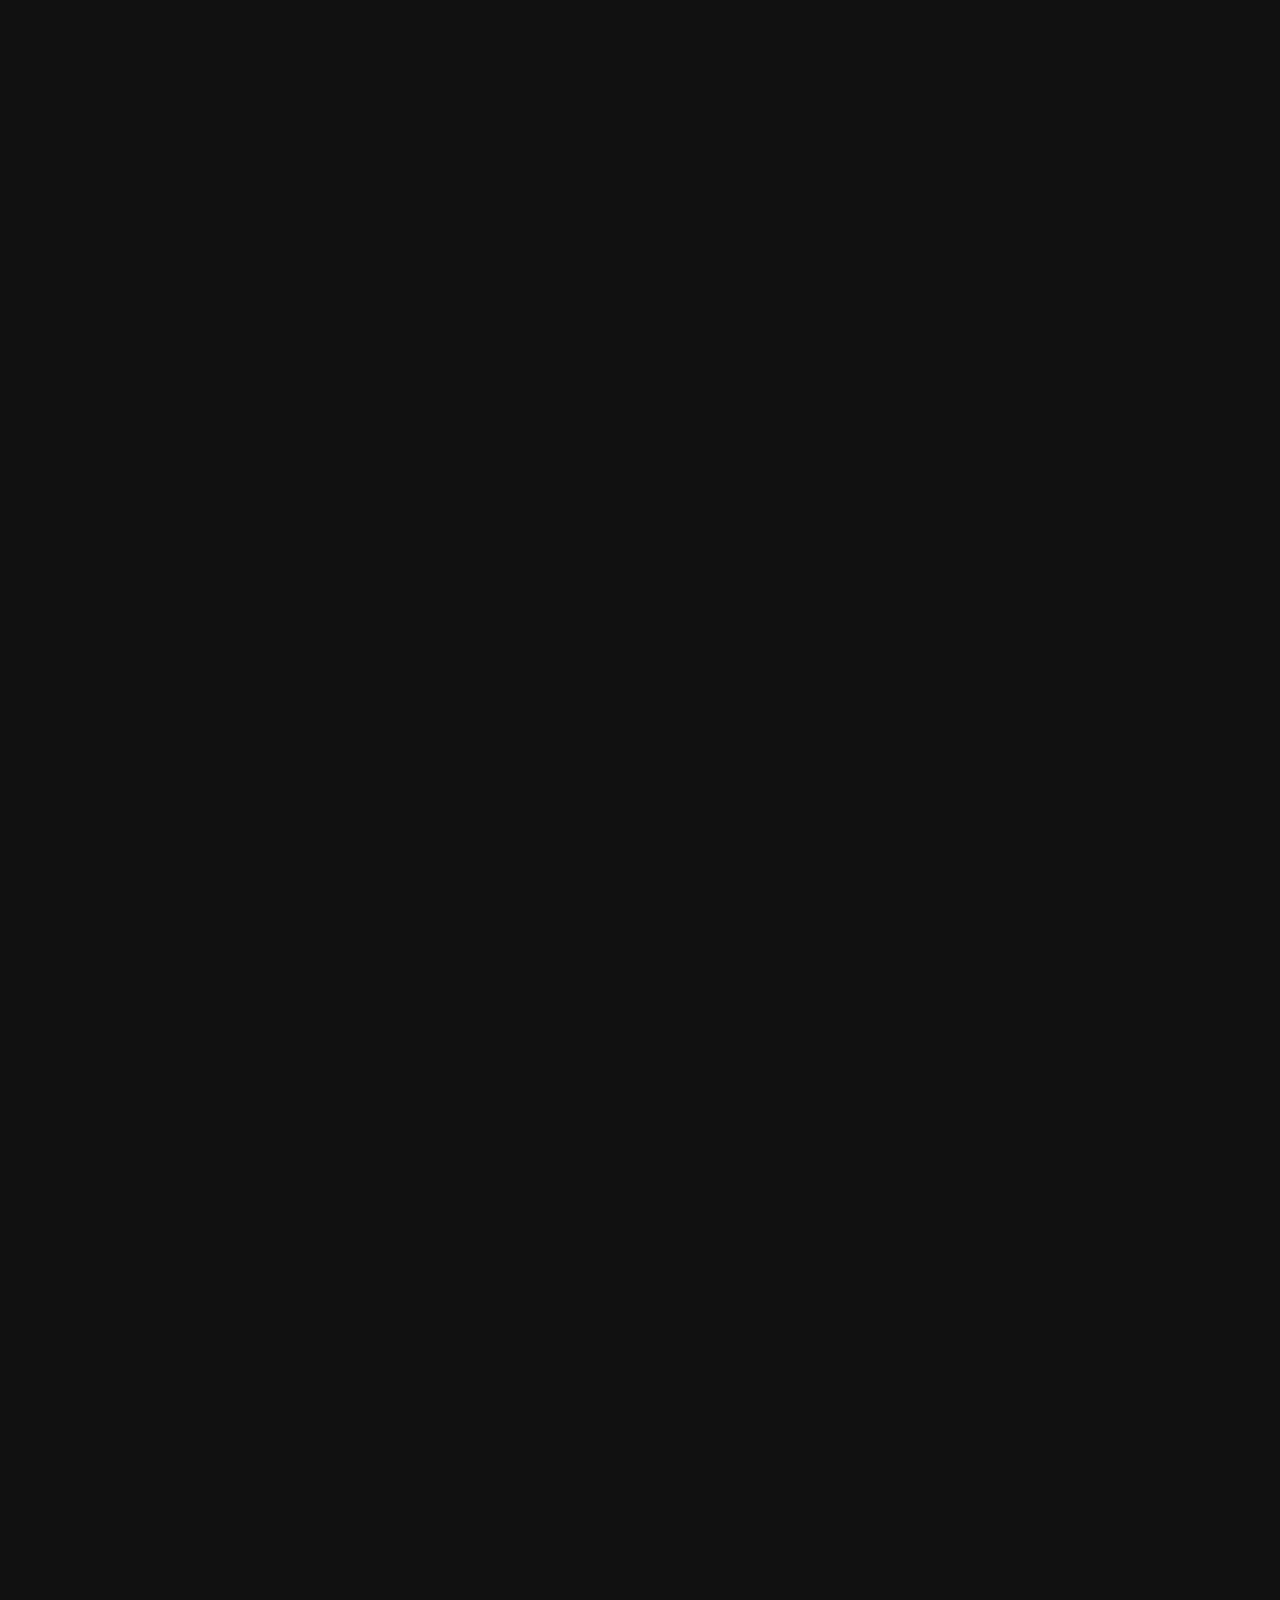
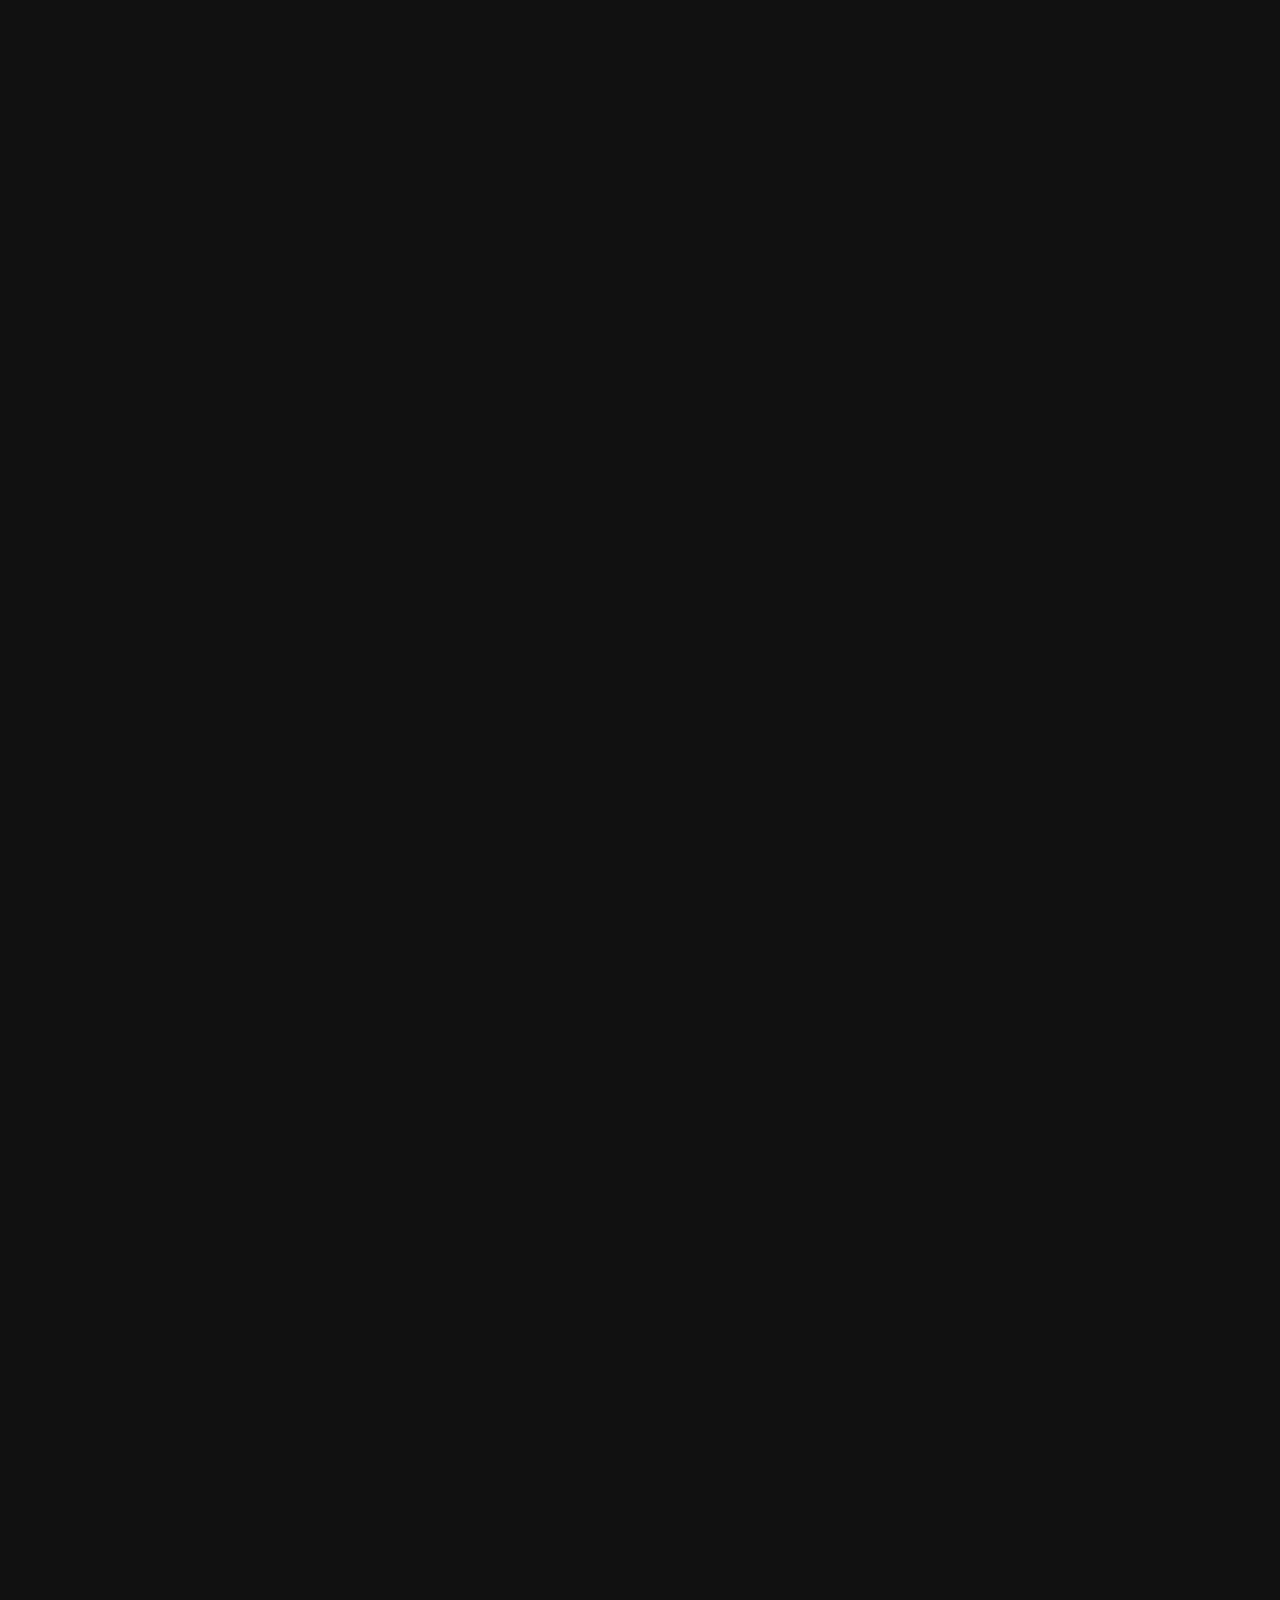
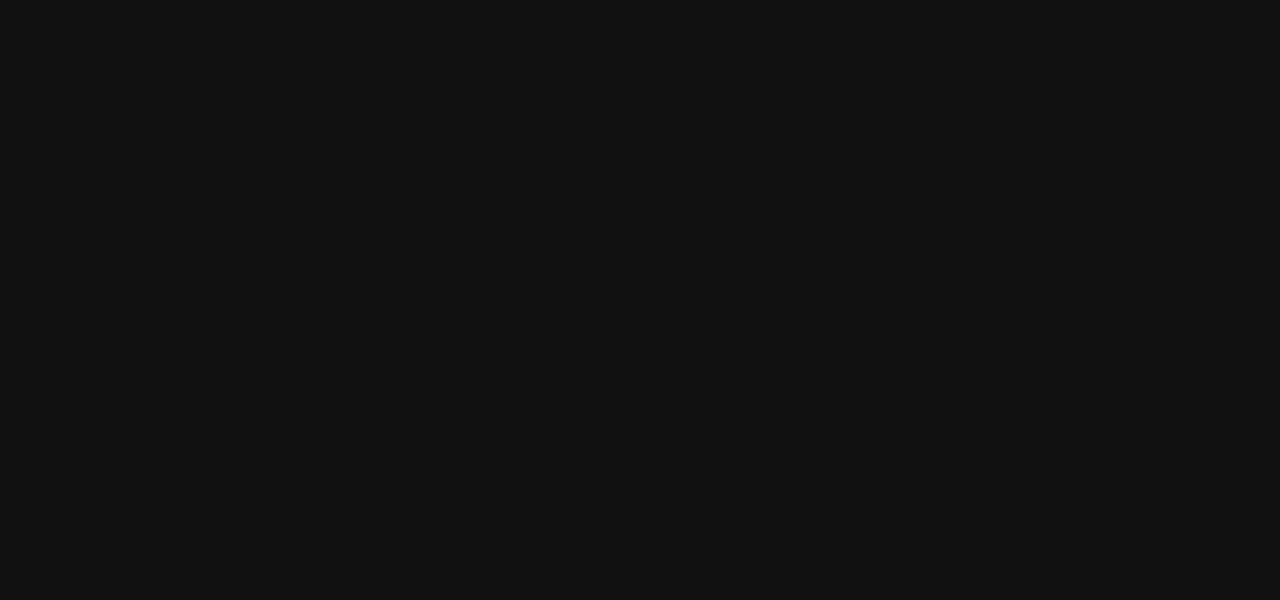
<file: index-MULTIPLE-IMAGES-SLIDER.html>
<!DOCTYPE html>
<html lang="en">
    <head>
        <meta charset="utf-8">
        <title>
            The Dive || The Template
        </title>
        <meta content="" name="description">
        <meta content="" name="author">
        <meta content="" name="keywords">
        <meta content="height=device-height, width=device-width, initial-scale=1.0, minimum-scale=1.0, maximum-scale=1.0, user-scalable=no" name="viewport">
        <!-- The Dive, The Template v1.0 || ex nihilo || October 2017 -->
        <!-- style start -->
        <link href="css/plugins.css" media="all" rel="stylesheet" type="text/css">
        <link href="css/style.css" media="all" rel="stylesheet" type="text/css"><!-- style end -->
        <!-- google fonts start -->
        <link href="http://fonts.googleapis.com/css?family=Raleway:100,200,300,400,500,600,700,800,900%7COswald:300,400,700" rel="stylesheet" type="text/css"><!-- google fonts end -->
    </head>
    <body>
        <!-- preloader start -->
        <div class="preloader-bg"></div>
        <div id="preloader">
            <div id="preloader-status">
                <div class="preloader-position loader">
                    <span></span>
                </div>
            </div>
        </div><!-- preloader end -->
        <!-- logo start -->
        <a class="logo logo-light">
        <div class="logo-img fadeIn-element"></div></a><!-- logo end -->
        <!-- navigation start -->
        <div class="navigation-fire main-menu main-menu-light fadeIn-element">
            <span></span>
        </div>
        <nav class="navigation-menu">
            <!-- center container menu start -->
            <div class="center-container-menu">
                <!-- center block menu start -->
                <div class="center-block-menu">
                    <ul class="brackets">
                        <li>
                            <a class="menu-state active" href="#home">Home</a>
                        </li>
                        <li>
                            <a class="menu-state" href="#about">About</a>
                        </li>
                        <li>
                            <a class="menu-state" href="#works">Works</a>
                        </li>
                        <li>
                            <a class="menu-state" href="#services">Services</a>
                        </li>
                        <li>
                            <a class="menu-state" href="#news">News</a>
                        </li>
                        <li class="last">
                            <a class="menu-state" href="#contact">Contact</a>
                        </li>
                    </ul>
                </div><!-- center block menu end -->
            </div><!-- center container menu end -->
        </nav><!-- navigation end -->
        <!-- fullPage start -->
        <div id="fullpage">
            <!-- section home start -->
            <div class="section overlay overlay-dark-70" id="section0">
                <!-- hero bg start -->
                <div class="hero-fullscreen">
                    <!-- hero fullscreen slider start -->
                    <div class="slick-fullscreen">
                        <!-- fullscreen slider item 1 start -->
                        <div class="slick-fullscreen-item">
                            <div class="slick-fullscreen-img-fill">
                                <div class="home-img-top-left"></div>
                                <div class="home-img-top-center"></div>
                                <div class="home-img-top-right"></div>
                                <div class="home-img-bottom-left"></div>
                                <div class="home-img-bottom-center"></div>
                                <div class="home-img-bottom-right"></div>
                                <div class="slick-fullscreen-info"></div>
                            </div>
                        </div><!-- fullscreen slider item 1 end -->
                        <!-- fullscreen slider item 2 start -->
                        <div class="slick-fullscreen-item">
                            <div class="slick-fullscreen-img-fill">
                                <div class="bg-img bg-img-2"></div>
                                <div class="slick-fullscreen-info"></div>
                            </div>
                        </div><!-- fullscreen slider item 2 end -->
                        <!-- fullscreen slider item 3 start -->
                        <div class="slick-fullscreen-item">
                            <div class="slick-fullscreen-img-fill">
                                <div class="home-img-top-left home-img-top-left-2"></div>
                                <div class="home-img-top-center home-img-top-center-2"></div>
                                <div class="home-img-top-right home-img-top-right-2"></div>
                                <div class="home-img-bottom-left home-img-bottom-left-2"></div>
                                <div class="home-img-bottom-center home-img-bottom-center-2"></div>
                                <div class="home-img-bottom-right home-img-bottom-right-2"></div>
                                <div class="slick-fullscreen-info"></div>
                            </div>
                        </div><!-- fullscreen slider item 3 end -->
                        <!-- fullscreen slider item 4 start -->
                        <div class="slick-fullscreen-item">
                            <div class="slick-fullscreen-img-fill">
                                <div class="bg-img bg-img-4"></div>
                                <div class="slick-fullscreen-info"></div>
                            </div>
                        </div><!-- fullscreen slider item 4 end -->
                    </div><!-- hero fullscreen slider end -->
                </div><!-- hero bg end -->
                <!-- introduction start -->
                <div class="introduction">
                    <!-- home title start -->
                    <h2 class="home-page-main-title fadeIn-element">
                        The
                    </h2>
                    <h1 class="home-page-main-title fadeIn-element">
                        Dive
                    </h1><!-- home title end -->
                    <!-- home subtitle start -->
                    <div class="split-border">
                        <div class="home-page-subtitle-carousel owl-carousel">
                            <span class="home-page-title-2 fadeIn-element">Simplicity is complex</span> <span class="home-page-title-2 fadeIn-element">Design is a process</span> <span class=
                            "home-page-title-2 fadeIn-element">Aesthetic is a decision</span> <span class="home-page-title-2 fadeIn-element">Style is everything</span>
                        </div>
                    </div><!-- home subtitle end -->
                </div><!-- introduction end -->
            </div><!-- section home end -->
            <!-- section about start -->
            <div class="section" id="section1">
                <!-- section title start -->
                <div class="section-title-vertical">
                    <span>About</span>
                </div><!-- section title end -->
                <!-- container start -->
                <div class="container-fluid sections">
                    <!-- row start -->
                    <div class="row">
                        <!-- col start -->
                        <div class="col-md-6 col-sm-6 nopadding">
                            <!-- slick left about start -->
                            <div class="slick-left-about overlay overlay-inverse-dark-35">
                                <!-- slick left about item img start -->
                                <div class="img-fullwidth-wrapper">
                                    <div class="img-fullwidth img-fullwidth-all img-fullwidth-about-carousel"></div>
                                </div><!-- slick left about item img end -->
                            </div><!-- slick left about end -->
                        </div><!-- col end -->
                        <!-- col start -->
                        <div class="col-md-6 col-sm-6 nopadding">
                            <!-- slick right about start -->
                            <div class="slick-right-about">
                                <!-- about content 1 start -->
                                <div class="img-fullwidth-wrapper">
                                    <div class="about-content">
                                        <div class="about-content-inner">
                                            <!-- main txt start -->
                                            <div class="height-correction">
                                                <div class="text-title">
                                                    <h4>
                                                        There is beauty<br>
                                                        in simplicity
                                                    </h4>
                                                </div>
                                                <div class="text-txt">
                                                    <p>
                                                        Lorem ipsum dolor sit amet, consectetur adipiscing elit. Donec vestibulum libero nec erat pulvinar, sed sollicitudin ex consectetur.
                                                    </p>
                                                </div>
                                                <div class="text-spacer">
                                                    <a class="c-btn inverse" href="#"><span>Read more</span></a>
                                                </div>
                                            </div><!-- main txt end -->
                                        </div>
                                    </div>
                                </div><!-- about content 1 end -->
                                <!-- about content 2 start -->
                                <div class="img-fullwidth-wrapper">
                                    <div class="about-content">
                                        <div class="about-content-inner">
                                            <!-- skills bar start -->
                                            <h3>
                                                The Know-how
                                            </h3>
                                            <div class="show-skillbar">
                                                <!-- skill 1 start -->
                                                <div class="skillbar" data-percent="95">
                                                    <span class="skillbar-title">Fashion</span>
                                                    <div class="skillbar-bar"></div><span class="skill-bar-percent"></span>
                                                </div><!-- skill 1 end -->
                                                <!-- skill 2 start -->
                                                <div class="skillbar" data-percent="90">
                                                    <span class="skillbar-title">Fine-art</span>
                                                    <div class="skillbar-bar"></div><span class="skill-bar-percent"></span>
                                                </div><!-- skill 2 end -->
                                                <!-- skill 3 start -->
                                                <div class="skillbar" data-percent="85">
                                                    <span class="skillbar-title">Documentary</span>
                                                    <div class="skillbar-bar"></div><span class="skill-bar-percent"></span>
                                                </div><!-- skill 3 end -->
                                                <!-- skill 4 start -->
                                                <div class="skillbar" data-percent="76">
                                                    <span class="skillbar-title">Architectural</span>
                                                    <div class="skillbar-bar"></div><span class="skill-bar-percent"></span>
                                                </div><!-- skill 4 end -->
                                            </div><!-- skills bar end -->
                                        </div>
                                    </div>
                                </div><!-- about content 2 end -->
                                <!-- about content 3 start -->
                                <div class="img-fullwidth-wrapper">
                                    <div class="about-content">
                                        <div class="about-content-inner">
                                            <!-- facts counter start -->
                                            <h3>
                                                The Facts
                                            </h3>
                                            <div class="facts-counter-wrapper">
                                                <!-- col start -->
                                                <div class="col-xs-6 col-sm-3">
                                                    <!-- fact 1 start -->
                                                    <div class="facts-counter-number">
                                                        976
                                                    </div>
                                                    <div class="facts-counter-description">
                                                        <i class="ion-ios-briefcase-outline facts-counter-description-img"></i> <span class="facts-counter-title">Completed Jobs</span>
                                                    </div><!-- fact 1 end -->
                                                </div><!-- col end -->
                                                <!-- col start -->
                                                <div class="col-xs-6 col-sm-3">
                                                    <!-- fact 2 start -->
                                                    <div class="facts-counter-number large">
                                                        49
                                                    </div>
                                                    <div class="facts-counter-description">
                                                        <i class="ion-ios-wineglass-outline facts-counter-description-img large"></i> <span class="facts-counter-title large">Clients Served</span>
                                                    </div><!-- fact 2 end -->
                                                </div><!-- col end -->
                                                <!-- clearfix start -->
                                                <div class="clearfix visible-xs-block"></div><!-- clearfix end -->
                                                <!-- col start -->
                                                <div class="col-xs-6 col-sm-3">
                                                    <!-- fact 3 start -->
                                                    <div class="facts-counter-number large">
                                                        195
                                                    </div>
                                                    <div class="facts-counter-description">
                                                        <i class="ion-ios-world-outline facts-counter-description-img large"></i> <span class="facts-counter-title large">States Reached</span>
                                                    </div><!-- fact 3 end -->
                                                </div><!-- col end -->
                                                <!-- col start -->
                                                <div class="col-xs-6 col-sm-3">
                                                    <!-- fact 4 start -->
                                                    <div class="facts-counter-number">
                                                        1976
                                                    </div>
                                                    <div class="facts-counter-description">
                                                        <i class="ion-ios-photos-outline facts-counter-description-img"></i> <span class="facts-counter-title">Photos Taken</span>
                                                    </div><!-- fact 4 end -->
                                                </div><!-- col end -->
                                            </div><!-- facts counter end -->
                                        </div>
                                    </div>
                                </div><!-- about content 3 end -->
                                <!-- about content 4 start -->
                                <div class="img-fullwidth-wrapper">
                                    <div class="about-content">
                                        <div class="about-content-inner about-content-inner-testimonials">
                                            <!-- testimonials start -->
                                            <div class="text-title text-title-secondary text-title-secondary-testimonials">
                                                <h4>
                                                    Testimonials
                                                </h4>
                                            </div>
                                            <div class="owl-carousel" id="testimonials-carousel">
                                                <!-- testimonials quote 1 start -->
                                                <div class="testimonials-quote">
                                                    <div class="testimonials-quote-img">
                                                        <img alt="Testimonials image" class="testimonials-quote-img" src="img/testimonials/testimonials-quote-img-1.jpg">
                                                    </div>
                                                    <p>
                                                        <span class="section-testimonials quote-mark-l ion-quote"></span>Lorem ipsum dolor sit amet, consectetur adipiscing elit. Integer fermentum
                                                        nibh et metus facilisis.<span class="section-testimonials quote-mark-r ion-quote"></span>
                                                    </p>
                                                    <div class="testimonials-signature">
                                                        C. Eastwood
                                                    </div>
                                                </div><!-- testimonials quote 1 end -->
                                                <!-- testimonials quote 2 start -->
                                                <div class="testimonials-quote">
                                                    <div class="testimonials-quote-img">
                                                        <img alt="Testimonials image" class="testimonials-quote-img" src="img/testimonials/testimonials-quote-img-2.jpg">
                                                    </div>
                                                    <p>
                                                        <span class="section-testimonials quote-mark-l ion-quote"></span>Vivamus scelerisque velit nec gravida ornare. Nam egestas purus eget sagittis
                                                        tempor.<span class="section-testimonials quote-mark-r ion-quote"></span>
                                                    </p>
                                                    <div class="testimonials-signature">
                                                        R. Redford
                                                    </div>
                                                </div><!-- testimonials quote 2 end -->
                                                <!-- testimonials quote 3 start -->
                                                <div class="testimonials-quote">
                                                    <div class="testimonials-quote-img">
                                                        <img alt="Testimonials image" class="testimonials-quote-img" src="img/testimonials/testimonials-quote-img-3.jpg">
                                                    </div>
                                                    <p>
                                                        <span class="section-testimonials quote-mark-l ion-quote"></span>Duis ac massa at neque scelerisque finibus vel sed erat. Sed vulputate nisl
                                                        vitae elit laoreet.<span class="section-testimonials quote-mark-r ion-quote"></span>
                                                    </p>
                                                    <div class="testimonials-signature">
                                                        K.W. Wong
                                                    </div>
                                                </div><!-- testimonials quote 3 end -->
                                                <!-- testimonials quote 4 start -->
                                                <div class="testimonials-quote">
                                                    <div class="testimonials-quote-img">
                                                        <img alt="Testimonials image" class="testimonials-quote-img" src="img/testimonials/testimonials-quote-img-4.jpg">
                                                    </div>
                                                    <p>
                                                        <span class="section-testimonials quote-mark-l ion-quote"></span> Vivamus consectetur commodo enim, ut accumsan mauris interdum quis. Donec et
                                                        euismod.<span class="section-testimonials quote-mark-r ion-quote"></span>
                                                    </p>
                                                    <div class="testimonials-signature">
                                                        T. Scott
                                                    </div>
                                                </div><!-- testimonials quote 4 end -->
                                            </div><!-- testimonials end -->
                                        </div>
                                    </div>
                                </div><!-- about content 4 end -->
                            </div><!-- slick right about end -->
                        </div><!-- col end -->
                    </div><!-- row end -->
                </div><!-- container end -->
            </div><!-- section about end -->
            <!-- section works start -->
            <div class="section" id="section2">
                <!-- section title start -->
                <div class="section-title-vertical right-side">
                    <span>Works</span>
                </div><!-- section title end -->
                <!-- works IMG carousel start -->
                <div class="works-page-img-wrapper">
                    <div class="owl-carousel" id="works-page-img-carousel">
                        <!-- works IMG carousel item start -->
                        <div class="works-page-img-carousel-item">
                            <!-- works IMG carousel item 1 start -->
                            <div class="works-page-img-carousel-item-1 overlay overlay-inverse-dark-35">
                                <div class="works-page-img-carousel-wrapper">
                                    <div class="works-page-img-carousel-text">
                                        <div class="works-page-img-carousel-heading">
                                            Beauty / Fashion
                                        </div>
                                        <div class="works-page-img-carousel-title">
                                            <h4>
                                                Simplicity<br>
                                                is complex
                                            </h4>
                                        </div>
                                        <div class="works-page-img-carousel-content">
                                            <div class="works-page-img-carousel-spacer-top"></div><a class="c-btn inverse popup-photo" href=
                                            "img/works/works-large/works-page-img-carousel-item-large-1.jpg" title="Simplicity is complex"><span>View image</span></a>
                                        </div>
                                    </div>
                                </div>
                            </div><!-- works IMG carousel item 1 end -->
                            <!-- works IMG carousel item 2 start -->
                            <div class="works-page-img-carousel-item-2 overlay overlay-inverse-dark-35">
                                <div class="works-page-img-carousel-wrapper">
                                    <div class="works-page-img-carousel-text">
                                        <div class="works-page-img-carousel-heading">
                                            People / Life
                                        </div>
                                        <div class="works-page-img-carousel-title">
                                            <h4>
                                                Design<br>
                                                is a process
                                            </h4>
                                        </div>
                                        <div class="works-page-img-carousel-content">
                                            <div class="works-page-img-carousel-spacer-top"></div><a class="c-btn inverse popup-photo" href=
                                            "img/works/works-large/works-page-img-carousel-item-large-2.jpg" title="Design is a process"><span>View image</span></a>
                                        </div>
                                    </div>
                                </div>
                            </div><!-- works IMG carousel item 2 end -->
                        </div><!-- works IMG carousel item end -->
                        <!-- works IMG carousel item start -->
                        <div class="works-page-img-carousel-item">
                            <!-- works IMG carousel item 3 start -->
                            <div class="works-page-img-carousel-item-3 overlay overlay-inverse-dark-35">
                                <div class="works-page-img-carousel-wrapper">
                                    <div class="works-page-img-carousel-text">
                                        <div class="works-page-img-carousel-heading">
                                            Royalty / Stock
                                        </div>
                                        <div class="works-page-img-carousel-title">
                                            <h4>
                                                Aesthetic<br>
                                                is a decision
                                            </h4>
                                        </div>
                                        <div class="works-page-img-carousel-content">
                                            <div class="works-page-img-carousel-spacer-top"></div><a class="c-btn inverse popup-youtube" href="https://www.youtube.com/watch?v=r8j-MWq4HZc"><span>Watch
                                            video</span></a>
                                        </div>
                                    </div>
                                </div>
                            </div><!-- works IMG carousel item 3 end -->
                            <!-- works IMG carousel item 4 start -->
                            <div class="works-page-img-carousel-item-4 overlay overlay-inverse-dark-35">
                                <div class="works-page-img-carousel-wrapper">
                                    <div class="works-page-img-carousel-text">
                                        <div class="works-page-img-carousel-heading">
                                            Culture / Travel
                                        </div>
                                        <div class="works-page-img-carousel-title">
                                            <h4>
                                                Style<br>
                                                is everything
                                            </h4>
                                        </div>
                                        <div class="works-page-img-carousel-content">
                                            <div class="works-page-img-carousel-spacer-top"></div><a class="c-btn inverse popup-vimeo" href="https://vimeo.com/95515307"><span>Watch video</span></a>
                                        </div>
                                    </div>
                                </div>
                            </div><!-- works IMG carousel item 4 end -->
                        </div><!-- works IMG carousel item end -->
                        <!-- works IMG carousel item start -->
                        <div class="works-page-img-carousel-item">
                            <!-- works IMG carousel item 5 start -->
                            <div class="works-page-img-carousel-item-5 overlay overlay-inverse-dark-35">
                                <div class="works-page-img-carousel-wrapper">
                                    <div class="works-page-img-carousel-text">
                                        <div class="works-page-img-carousel-heading">
                                            Beauty / Fashion
                                        </div>
                                        <div class="works-page-img-carousel-title">
                                            <h4>
                                                Simplicity<br>
                                                is complex
                                            </h4>
                                        </div>
                                        <div class="works-page-img-carousel-content">
                                            <div class="works-page-img-carousel-spacer-top"></div><a class="c-btn inverse popup-photo" href=
                                            "img/works/works-large/works-page-img-carousel-item-large-5.jpg" title="Simplicity is complex"><span>View image</span></a>
                                        </div>
                                    </div>
                                </div>
                            </div><!-- works IMG carousel item 5 end -->
                            <!-- works IMG carousel item 6 start -->
                            <div class="works-page-img-carousel-item-6 overlay overlay-inverse-dark-35">
                                <div class="works-page-img-carousel-wrapper">
                                    <div class="works-page-img-carousel-text">
                                        <div class="works-page-img-carousel-heading">
                                            People / Life
                                        </div>
                                        <div class="works-page-img-carousel-title">
                                            <h4>
                                                Design<br>
                                                is a process
                                            </h4>
                                        </div>
                                        <div class="works-page-img-carousel-content">
                                            <div class="works-page-img-carousel-spacer-top"></div><a class="c-btn inverse popup-photo" href=
                                            "img/works/works-large/works-page-img-carousel-item-large-6.jpg" title="Design is a process"><span>View image</span></a>
                                        </div>
                                    </div>
                                </div>
                            </div><!-- works IMG carousel item 6 end -->
                        </div><!-- works IMG carousel item end -->
                        <!-- works IMG carousel item start -->
                        <div class="works-page-img-carousel-item">
                            <!-- works IMG carousel item 7 start -->
                            <div class="works-page-img-carousel-item-7 overlay overlay-inverse-dark-35">
                                <div class="works-page-img-carousel-wrapper">
                                    <div class="works-page-img-carousel-text">
                                        <div class="works-page-img-carousel-heading">
                                            Royalty / Stock
                                        </div>
                                        <div class="works-page-img-carousel-title">
                                            <h4>
                                                Aesthetic<br>
                                                is a decision
                                            </h4>
                                        </div>
                                        <div class="works-page-img-carousel-content">
                                            <div class="works-page-img-carousel-spacer-top"></div><a class="c-btn inverse popup-photo" href=
                                            "img/works/works-large/works-page-img-carousel-item-large-7.jpg" title="Aesthetic is a decision"><span>View image</span></a>
                                        </div>
                                    </div>
                                </div>
                            </div><!-- works IMG carousel item 7 end -->
                            <!-- works IMG carousel item 8 start -->
                            <div class="works-page-img-carousel-item-8 overlay overlay-inverse-dark-35">
                                <div class="works-page-img-carousel-wrapper">
                                    <div class="works-page-img-carousel-text">
                                        <div class="works-page-img-carousel-heading">
                                            Culture / Travel
                                        </div>
                                        <div class="works-page-img-carousel-title">
                                            <h4>
                                                Style<br>
                                                is everything
                                            </h4>
                                        </div>
                                        <div class="works-page-img-carousel-content">
                                            <div class="works-page-img-carousel-spacer-top"></div><a class="c-btn inverse popup-photo" href=
                                            "img/works/works-large/works-page-img-carousel-item-large-8.jpg" title="Style is everything"><span>View image</span></a>
                                        </div>
                                    </div>
                                </div>
                            </div><!-- works IMG carousel item 8 end -->
                        </div><!-- works IMG carousel item end -->
                        <!-- works IMG carousel item start -->
                        <div class="works-page-img-carousel-item">
                            <!-- works IMG carousel item 9 start -->
                            <div class="works-page-img-carousel-item-9 overlay overlay-inverse-dark-35">
                                <div class="works-page-img-carousel-wrapper">
                                    <div class="works-page-img-carousel-text">
                                        <div class="works-page-img-carousel-heading">
                                            Beauty / Fashion
                                        </div>
                                        <div class="works-page-img-carousel-title">
                                            <h4>
                                                Simplicity<br>
                                                is complex
                                            </h4>
                                        </div>
                                        <div class="works-page-img-carousel-content">
                                            <div class="works-page-img-carousel-spacer-top"></div><a class="c-btn inverse popup-youtube" href="https://www.youtube.com/watch?v=r8j-MWq4HZc"><span>Watch
                                            video</span></a>
                                        </div>
                                    </div>
                                </div>
                            </div><!-- works IMG carousel item 9 end -->
                            <!-- works IMG carousel item 10 start -->
                            <div class="works-page-img-carousel-item-10 overlay overlay-inverse-dark-35">
                                <div class="works-page-img-carousel-wrapper">
                                    <div class="works-page-img-carousel-text">
                                        <div class="works-page-img-carousel-heading">
                                            People / Life
                                        </div>
                                        <div class="works-page-img-carousel-title">
                                            <h4>
                                                Design<br>
                                                is a process
                                            </h4>
                                        </div>
                                        <div class="works-page-img-carousel-content">
                                            <div class="works-page-img-carousel-spacer-top"></div><a class="c-btn inverse popup-vimeo" href="https://vimeo.com/95515307"><span>Watch video</span></a>
                                        </div>
                                    </div>
                                </div>
                            </div><!-- works IMG carousel item 10 end -->
                        </div><!-- works IMG carousel item end -->
                        <!-- works IMG carousel item start -->
                        <div class="works-page-img-carousel-item">
                            <!-- works IMG carousel item 11 start -->
                            <div class="works-page-img-carousel-item-11 overlay overlay-inverse-dark-35">
                                <div class="works-page-img-carousel-wrapper">
                                    <div class="works-page-img-carousel-text">
                                        <div class="works-page-img-carousel-heading">
                                            Royalty / Stock
                                        </div>
                                        <div class="works-page-img-carousel-title">
                                            <h4>
                                                Aesthetic<br>
                                                is a decision
                                            </h4>
                                        </div>
                                        <div class="works-page-img-carousel-content">
                                            <div class="works-page-img-carousel-spacer-top"></div><a class="c-btn inverse popup-photo" href=
                                            "img/works/works-large/works-page-img-carousel-item-large-11.jpg" title="Aesthetic is a decision"><span>View image</span></a>
                                        </div>
                                    </div>
                                </div>
                            </div><!-- works IMG carousel item 11 end -->
                            <!-- works IMG carousel item 12 start -->
                            <div class="works-page-img-carousel-item-12 overlay overlay-inverse-dark-35">
                                <div class="works-page-img-carousel-wrapper">
                                    <div class="works-page-img-carousel-text">
                                        <div class="works-page-img-carousel-heading">
                                            Culture / Travel
                                        </div>
                                        <div class="works-page-img-carousel-title">
                                            <h4>
                                                Style<br>
                                                is everything
                                            </h4>
                                        </div>
                                        <div class="works-page-img-carousel-content">
                                            <div class="works-page-img-carousel-spacer-top"></div><a class="c-btn inverse popup-photo" href=
                                            "img/works/works-large/works-page-img-carousel-item-large-12.jpg" title="Style is everything"><span>View image</span></a>
                                        </div>
                                    </div>
                                </div>
                            </div><!-- works IMG carousel item 12 end -->
                        </div><!-- works IMG carousel item end -->
                    </div>
                </div><!-- works IMG carousel end -->
            </div><!-- section works end -->
            <!-- section services start -->
            <div class="section" id="section3">
                <!-- section title start -->
                <div class="section-title-vertical">
                    <span>Services</span>
                </div><!-- section title end -->
                <!-- container start -->
                <div class="container-fluid sections">
                    <!-- row start -->
                    <div class="row">
                        <!-- col start -->
                        <div class="col-md-6 col-sm-6 nopadding">
                            <!-- slick services start -->
                            <div class="slick-services overlay overlay-inverse-dark-35">
                                <!-- services carousel item 1 img start -->
                                <div class="img-fullwidth-wrapper">
                                    <div class="img-fullwidth img-fullwidth-all img-fullwidth-services-carousel-1"></div>
                                </div><!-- services carousel item 1 img end -->
                                <!-- services carousel item 2 img start -->
                                <div class="img-fullwidth-wrapper">
                                    <div class="img-fullwidth img-fullwidth-all img-fullwidth-services-carousel-2"></div>
                                </div><!-- services carousel item 2 img end -->
                                <!-- services carousel item 3 img start -->
                                <div class="img-fullwidth-wrapper">
                                    <div class="img-fullwidth img-fullwidth-all img-fullwidth-services-carousel-3"></div>
                                </div><!-- services carousel item 3 img end -->
                            </div><!-- slick services end -->
                        </div><!-- col end -->
                        <!-- col start -->
                        <div class="col-md-6 col-sm-6 nopadding">
                            <!-- services container start -->
                            <div class="services-container dark-logo">
                                <div class="blockquote">
                                    <!-- center container start -->
                                    <div class="center-container">
                                        <!-- center block start -->
                                        <div class="center-block">
                                            <div class="services-wrapper">
                                                <div class="services-accordion">
                                                    <ul>
                                                        <li>
                                                            <span>Branding</span>
                                                            <ul>
                                                                <li>
                                                                    <a href="#">Branding Campaigns</a>
                                                                </li>
                                                                <li>
                                                                    <a href="#">Customer Surveys</a>
                                                                </li>
                                                                <li>
                                                                    <a href="#">Advertising Campaigns</a>
                                                                </li>
                                                            </ul>
                                                        </li>
                                                        <li>
                                                            <span>Photography</span>
                                                            <ul>
                                                                <li>
                                                                    <a href="#">Commercial / Stock</a>
                                                                </li>
                                                                <li>
                                                                    <a href="#">Beauty / Fashion</a>
                                                                </li>
                                                                <li>
                                                                    <a href="#">Nature / Landscapes</a>
                                                                </li>
                                                            </ul>
                                                        </li>
                                                        <li>
                                                            <span>Brand Identity</span>
                                                            <ul>
                                                                <li>
                                                                    <a href="#">Colors</a>
                                                                </li>
                                                                <li>
                                                                    <a href="#">Design</a>
                                                                </li>
                                                                <li>
                                                                    <a href="#">Logotype</a>
                                                                </li>
                                                            </ul>
                                                        </li>
                                                    </ul>
                                                </div>
                                            </div>
                                        </div><!-- center block end -->
                                    </div><!-- center container end -->
                                </div>
                            </div><!-- services container end -->
                        </div><!-- col end -->
                    </div><!-- row end -->
                </div><!-- container end -->
            </div><!-- section services end -->
            <!-- section news start -->
            <div class="section" id="section4">
                <!-- section title start -->
                <div class="section-title-vertical right-side">
                    <span>News</span>
                </div><!-- section title end -->
                <!-- news IMG carousel start -->
                <div class="news-page-img-wrapper">
                    <div class="owl-carousel" id="news-page-img-carousel">
                        <!-- news IMG carousel item 1 start -->
                        <div class="news-page-img-carousel-item">
                            <div class="news-page-img-carousel-item-1 overlay overlay-inverse-dark-35">
                                <div class="news-page-img-carousel-wrapper">
                                    <div class="news-page-img-carousel-text">
                                        <div class="news-page-img-carousel-heading">
                                            Beauty / Fashion
                                        </div>
                                        <div class="news-page-img-carousel-title">
                                            <h4>
                                                Simplicity<br>
                                                is complex
                                            </h4>
                                        </div>
                                        <div class="news-page-img-carousel-content">
                                            <div class="news-page-img-carousel-spacer-top"></div>
                                            <p>
                                                Lorem ipsum dolor sit amet, consectetur adipiscing elit. Pellentesque nec scelerisque nunc. Interdum et malesuada fames ac ante ipsum primis in
                                                faucibus.
                                            </p>
                                            <div class="news-page-img-carousel-spacer-bottom">
                                                <a class="c-btn c-btn-news inverse toggle-news-content-1"><span>Read more</span></a>
                                            </div>
                                        </div>
                                    </div>
                                </div>
                            </div>
                        </div><!-- news IMG carousel item 1 end -->
                        <!-- news IMG carousel item 2 start -->
                        <div class="news-page-img-carousel-item">
                            <div class="news-page-img-carousel-item-2 overlay overlay-inverse-dark-35">
                                <div class="news-page-img-carousel-wrapper">
                                    <div class="news-page-img-carousel-text">
                                        <div class="news-page-img-carousel-heading">
                                            People / Life
                                        </div>
                                        <div class="news-page-img-carousel-title">
                                            <h4>
                                                Design<br>
                                                is a process
                                            </h4>
                                        </div>
                                        <div class="news-page-img-carousel-content">
                                            <div class="news-page-img-carousel-spacer-top"></div>
                                            <p>
                                                Morbi hendrerit orci aliquet augue eleifend, ac gravida turpis rutrum. Suspendisse suscipit dui eu lorem pharetra egestas. Nunc nec eleifend libero.
                                            </p>
                                            <div class="news-page-img-carousel-spacer-bottom">
                                                <a class="c-btn c-btn-news inverse toggle-news-content-2"><span>Read more</span></a>
                                            </div>
                                        </div>
                                    </div>
                                </div>
                            </div>
                        </div><!-- news IMG carousel item 2 end -->
                        <!-- news IMG carousel item 3 start -->
                        <div class="news-page-img-carousel-item">
                            <div class="news-page-img-carousel-item-3 overlay overlay-inverse-dark-35">
                                <div class="news-page-img-carousel-wrapper">
                                    <div class="news-page-img-carousel-text">
                                        <div class="news-page-img-carousel-heading">
                                            Royalty / Stock
                                        </div>
                                        <div class="news-page-img-carousel-title">
                                            <h4>
                                                Aesthetic<br>
                                                is a decision
                                            </h4>
                                        </div>
                                        <div class="news-page-img-carousel-content">
                                            <div class="news-page-img-carousel-spacer-top"></div>
                                            <p>
                                                Suspendisse sit amet imperdiet sem. Vivamus sit amet lorem interdum, aliquet metus quis, fermentum velit. Phasellus ullamcorper, ante ac semper congue.
                                            </p>
                                            <div class="news-page-img-carousel-spacer-bottom">
                                                <a class="c-btn c-btn-news inverse toggle-news-content-3"><span>Read more</span></a>
                                            </div>
                                        </div>
                                    </div>
                                </div>
                            </div>
                        </div><!-- news IMG carousel item 3 end -->
                        <!-- news IMG carousel item 4 start -->
                        <div class="news-page-img-carousel-item">
                            <div class="news-page-img-carousel-item-4 overlay overlay-inverse-dark-35">
                                <div class="news-page-img-carousel-wrapper">
                                    <div class="news-page-img-carousel-text">
                                        <div class="news-page-img-carousel-heading">
                                            Culture / Travel
                                        </div>
                                        <div class="news-page-img-carousel-title">
                                            <h4>
                                                Style<br>
                                                is everything
                                            </h4>
                                        </div>
                                        <div class="news-page-img-carousel-content">
                                            <div class="news-page-img-carousel-spacer-top"></div>
                                            <p>
                                                In nibh nisi, blandit eget accumsan et, lobortis ac tellus. Vestibulum feugiat tellus a turpis consectetur pretium. Donec et ante odio. Vestibulum eu
                                                accumsan nisl.
                                            </p>
                                            <div class="news-page-img-carousel-spacer-bottom">
                                                <a class="c-btn c-btn-news inverse toggle-news-content-4"><span>Read more</span></a>
                                            </div>
                                        </div>
                                    </div>
                                </div>
                            </div>
                        </div><!-- news IMG carousel item 4 end -->
                    </div>
                </div><!-- news IMG carousel end -->
                <!-- news MORE carousel item 1 start -->
                <div class="panel-left-1 panel-left-bg-1 overlay overlay-inverse-dark-35"></div>
                <div class="panel-right panel-right-1">
                    <!-- center container start -->
                    <div class="center-container">
                        <!-- center block start -->
                        <div class="center-block">
                            <!-- news MORE carousel content 1 start -->
                            <div class="img-fullwidth-wrapper">
                                <div class="about-content">
                                    <div class="about-content-inner">
                                        <!-- main txt start -->
                                        <div class="height-correction">
                                            <div class="text-title text-title-dark">
                                                <div class="news-page-img-carousel-heading news-page-img-carousel-heading-dark">
                                                    <span>Tuesday, October 10, 2017</span> Beauty / Fashion
                                                </div>
                                                <h4>
                                                    Simplicity<br>
                                                    is complex
                                                </h4>
                                            </div>
                                            <div class="text-txt text-txt-dark">
                                                <p>
                                                    Lorem ipsum dolor sit amet, consectetur adipiscing elit. Donec vestibulum libero nec erat pulvinar, sed sollicitudin ex consectetur.
                                                </p>
                                            </div>
                                            <div class="text-spacer">
                                                <a class="c-btn inverse-dark toggle-news-content-1" href="javascript:void(0)"><span>Close</span></a>
                                            </div>
                                        </div><!-- main txt end -->
                                    </div>
                                </div>
                            </div><!-- news MORE carousel content 1 end -->
                        </div><!-- center block end -->
                    </div><!-- center container end -->
                </div><!-- news MORE carousel item 1 end -->
                <!-- news MORE carousel item 2 start -->
                <div class="panel-left-2 panel-left-bg-2 overlay overlay-inverse-dark-35"></div>
                <div class="panel-right panel-right-2">
                    <!-- center container start -->
                    <div class="center-container">
                        <!-- center block start -->
                        <div class="center-block">
                            <!-- news MORE carousel content 2 start -->
                            <div class="img-fullwidth-wrapper">
                                <div class="about-content">
                                    <div class="about-content-inner">
                                        <!-- main txt start -->
                                        <div class="height-correction">
                                            <div class="text-title text-title-dark">
                                                <div class="news-page-img-carousel-heading news-page-img-carousel-heading-dark">
                                                    <span>Wednesday, October 11, 2017</span> People / Life
                                                </div>
                                                <h4>
                                                    Design<br>
                                                    is a process
                                                </h4>
                                            </div>
                                            <div class="text-txt text-txt-dark">
                                                <p>
                                                    Lorem ipsum dolor sit amet, consectetur adipiscing elit. Donec vestibulum libero nec erat pulvinar, sed sollicitudin ex consectetur.
                                                </p>
                                            </div>
                                            <div class="text-spacer">
                                                <a class="c-btn inverse-dark toggle-news-content-2" href="javascript:void(0)"><span>Close</span></a>
                                            </div>
                                        </div><!-- main txt end -->
                                    </div>
                                </div>
                            </div><!-- news MORE carousel content 2 end -->
                        </div><!-- center block end -->
                    </div><!-- center container end -->
                </div><!-- news MORE carousel item 2 end -->
                <!-- news MORE carousel item 3 start -->
                <div class="panel-left-3 panel-left-bg-3 overlay overlay-inverse-dark-35"></div>
                <div class="panel-right panel-right-3">
                    <!-- center container start -->
                    <div class="center-container">
                        <!-- center block start -->
                        <div class="center-block">
                            <!-- news MORE carousel content 3 start -->
                            <div class="img-fullwidth-wrapper">
                                <div class="about-content">
                                    <div class="about-content-inner">
                                        <!-- main txt start -->
                                        <div class="height-correction">
                                            <div class="text-title text-title-dark">
                                                <div class="news-page-img-carousel-heading news-page-img-carousel-heading-dark">
                                                    <span>Thursday, October 12, 2017</span> Royalty / Stock
                                                </div>
                                                <h4>
                                                    Aesthetic<br>
                                                    is a decision
                                                </h4>
                                            </div>
                                            <div class="text-txt text-txt-dark">
                                                <p>
                                                    Lorem ipsum dolor sit amet, consectetur adipiscing elit. Donec vestibulum libero nec erat pulvinar, sed sollicitudin ex consectetur.
                                                </p>
                                            </div>
                                            <div class="text-spacer">
                                                <a class="c-btn inverse-dark toggle-news-content-3" href="javascript:void(0)"><span>Close</span></a>
                                            </div>
                                        </div><!-- main txt end -->
                                    </div>
                                </div>
                            </div><!-- news MORE carousel content 3 end -->
                        </div><!-- center block end -->
                    </div><!-- center container end -->
                </div><!-- news MORE carousel item 3 end -->
                <!-- news MORE carousel item 4 start -->
                <div class="panel-left-4 panel-left-bg-4 overlay overlay-inverse-dark-35"></div>
                <div class="panel-right panel-right-4">
                    <!-- center container start -->
                    <div class="center-container">
                        <!-- center block start -->
                        <div class="center-block">
                            <!-- news MORE carousel content 4 start -->
                            <div class="img-fullwidth-wrapper">
                                <div class="about-content">
                                    <div class="about-content-inner">
                                        <!-- main txt start -->
                                        <div class="height-correction">
                                            <div class="text-title text-title-dark">
                                                <div class="news-page-img-carousel-heading news-page-img-carousel-heading-dark">
                                                    <span>Friday, October 13, 2017</span> Culture / Travel
                                                </div>
                                                <h4>
                                                    Style<br>
                                                    is everything
                                                </h4>
                                            </div>
                                            <div class="text-txt text-txt-dark">
                                                <p>
                                                    Lorem ipsum dolor sit amet, consectetur adipiscing elit. Donec vestibulum libero nec erat pulvinar, sed sollicitudin ex consectetur.
                                                </p>
                                            </div>
                                            <div class="text-spacer">
                                                <a class="c-btn inverse-dark toggle-news-content-4" href="javascript:void(0)"><span>Close</span></a>
                                            </div>
                                        </div><!-- main txt end -->
                                    </div>
                                </div>
                            </div><!-- news MORE carousel content 4 end -->
                        </div><!-- center block end -->
                    </div><!-- center container end -->
                </div><!-- news MORE carousel item 4 end -->
            </div><!-- section news end -->
            <!-- section contact start -->
            <div class="section section-contact overlay overlay-dark-90" id="section5">
                <!-- contact bg start -->
                <div class="section-bg-contact"></div><!-- contact bg end -->
                <!-- section title start -->
                <div class="section-title-vertical right-side">
                    <span>Contact</span>
                </div><!-- section title end -->
                <!-- container start -->
                <div class="container sections">
                    <!-- row start -->
                    <div class="row">
                        <!-- col start -->
                        <div class="col-lg-12">
                            <div class="text-title-secondary text-title-secondary-contact">
                                <h4>
                                    Get in touch
                                </h4>
                            </div>
                        </div><!-- col end -->
                    </div><!-- row end -->
                    <!-- row start -->
                    <div class="row">
                        <!-- contact info start -->
                        <div class="contact-info-wrapper">
                            <!-- col start -->
                            <div class="col-sm-4">
                                <div class="contact-info-description">
                                    <i class="ion-ios-location-outline contact-info-description-img"></i> <span class="contact-info-text">ex Inc.<br>
                                    Touchdown Dr 1176</span>
                                </div>
                            </div><!-- col end -->
                            <!-- col start -->
                            <div class="col-sm-4">
                                <div class="contact-info-description">
                                    <i class="ion-ios-email-outline contact-info-description-img large"></i> <span class="contact-info-text large"><a class="link-underline contact" href=
                                    "mailto:contact@domainname.com">contact@domainname.com</a></span>
                                </div>
                            </div><!-- col end -->
                            <!-- col start -->
                            <div class="col-sm-4">
                                <div class="contact-info-description">
                                    <i class="ion-ios-telephone-outline contact-info-description-img"></i> <span class="contact-info-text">[00] 11 - 76<br>
                                    [01] 11 - 76</span>
                                </div>
                            </div><!-- col end -->
                        </div><!-- contact info end -->
                    </div><!-- row end -->
                    <!-- row start -->
                    <div class="row">
                        <!-- col start -->
                        <div class="col-lg-12">
                            <!-- newsletter form start -->
                            <div id="subscribe-wrapper">
                                <h2 class="section-heading newsletter">
                                    Newsletter sign up
                                </h2>
                                <div id="newsletter">
                                    <div class="newsletter">
                                        <form action="subscribe.php" id="subscribe" method="post" name="subscribe">
                                            <input class="subscribe-requiredField subscribe-email" id="subscribe-email" name="subscribe-email" placeholder="Email" type="text"> <button class=
                                            "c-btn fullwidth" id="submit-2" type="submit"><span>Subscribe</span></button>
                                        </form>
                                    </div>
                                </div>
                            </div><!-- newsletter form end -->
                        </div><!-- col end -->
                    </div><!-- row end -->
                    <!-- row start -->
                    <div class="row">
                        <!-- col start -->
                        <div class="col-lg-12">
                            <!-- social icons start -->
                            <div class="social-icons-wrapper">
                                <ul class="social-icons">
                                    <li class="social-icon">
                                        <a class="ion-social-twitter" href="#"></a>
                                    </li>
                                    <li class="social-icon">
                                        <a class="ion-social-facebook" href="#"></a>
                                    </li>
                                    <li class="social-icon">
                                        <a class="ion-social-googleplus" href="#"></a>
                                    </li>
                                    <li class="social-icon">
                                        <a class="ion-social-youtube" href="#"></a>
                                    </li>
                                    <li class="social-icon">
                                        <a class="ion-social-linkedin" href="#"></a>
                                    </li>
                                    <li class="social-icon">
                                        <a class="ion-social-instagram" href="#"></a>
                                    </li>
                                    <li class="social-icon">
                                        <a class="ion-social-pinterest" href="#"></a>
                                    </li>
                                    <li class="social-icon">
                                        <a class="ion-social-dribbble" href="#"></a>
                                    </li>
                                </ul>
                            </div><!-- social icons end -->
                        </div><!-- col end -->
                    </div><!-- row end -->
                </div><!-- container end -->
            </div><!-- section contact end -->
        </div><!-- fullPage end -->
        <!-- scripts start -->
        <script src="js/plugins.js" type="text/javascript">
        </script> 
        <script src="js/the-dive-the-template.js">
        </script><!-- scripts end -->
    </body>
</html>
</file>
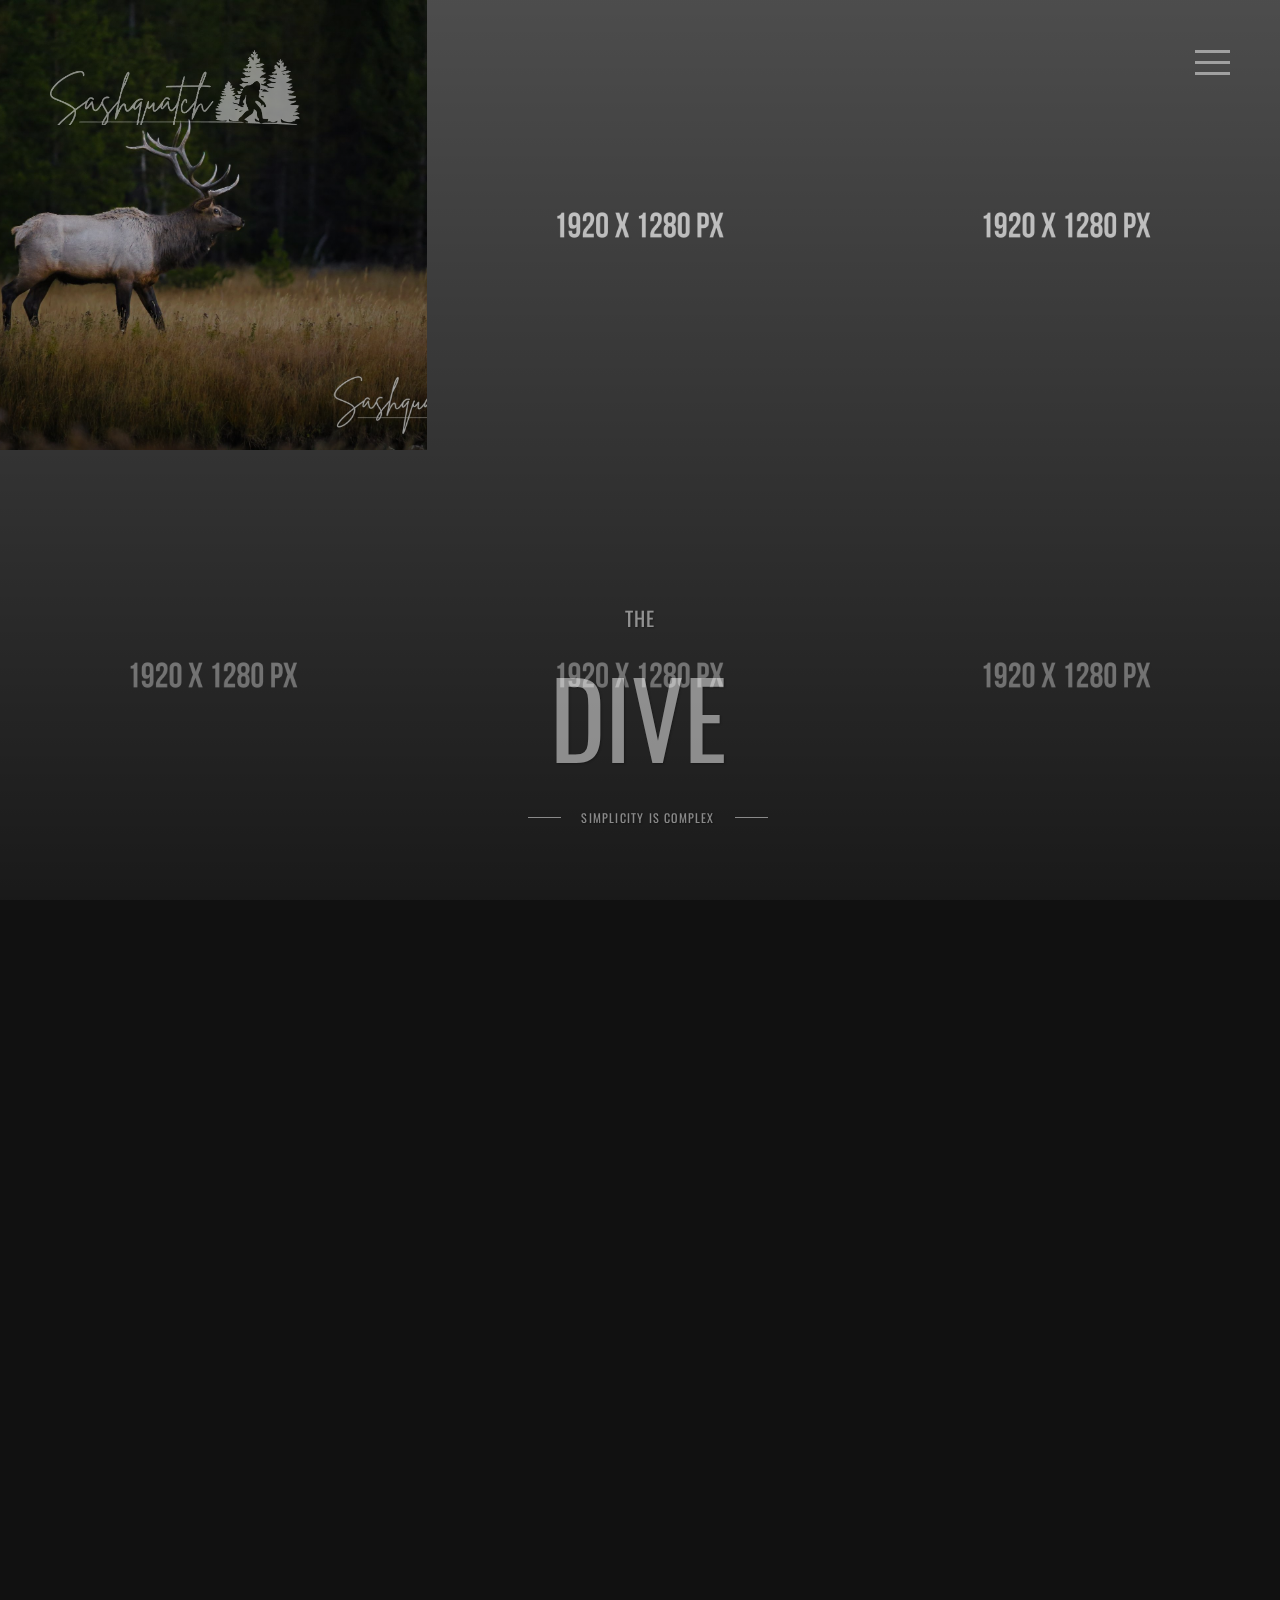
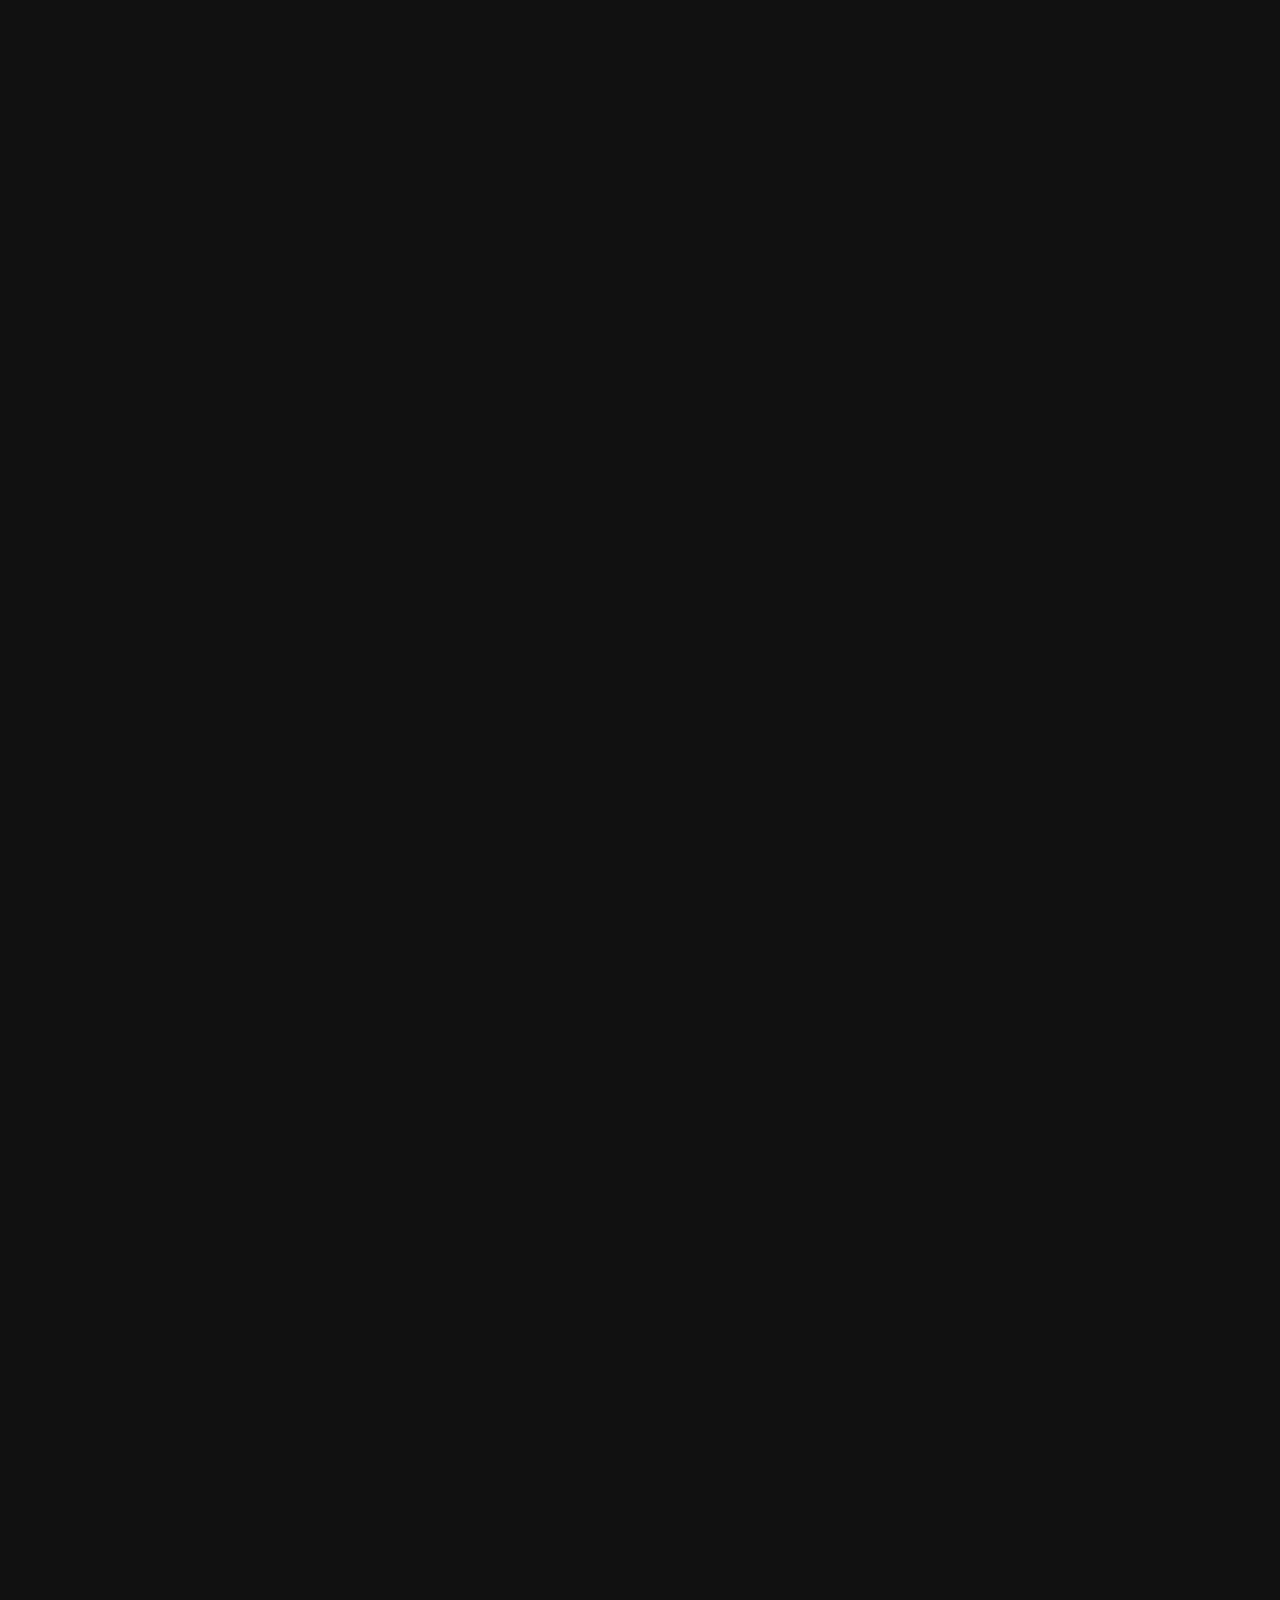
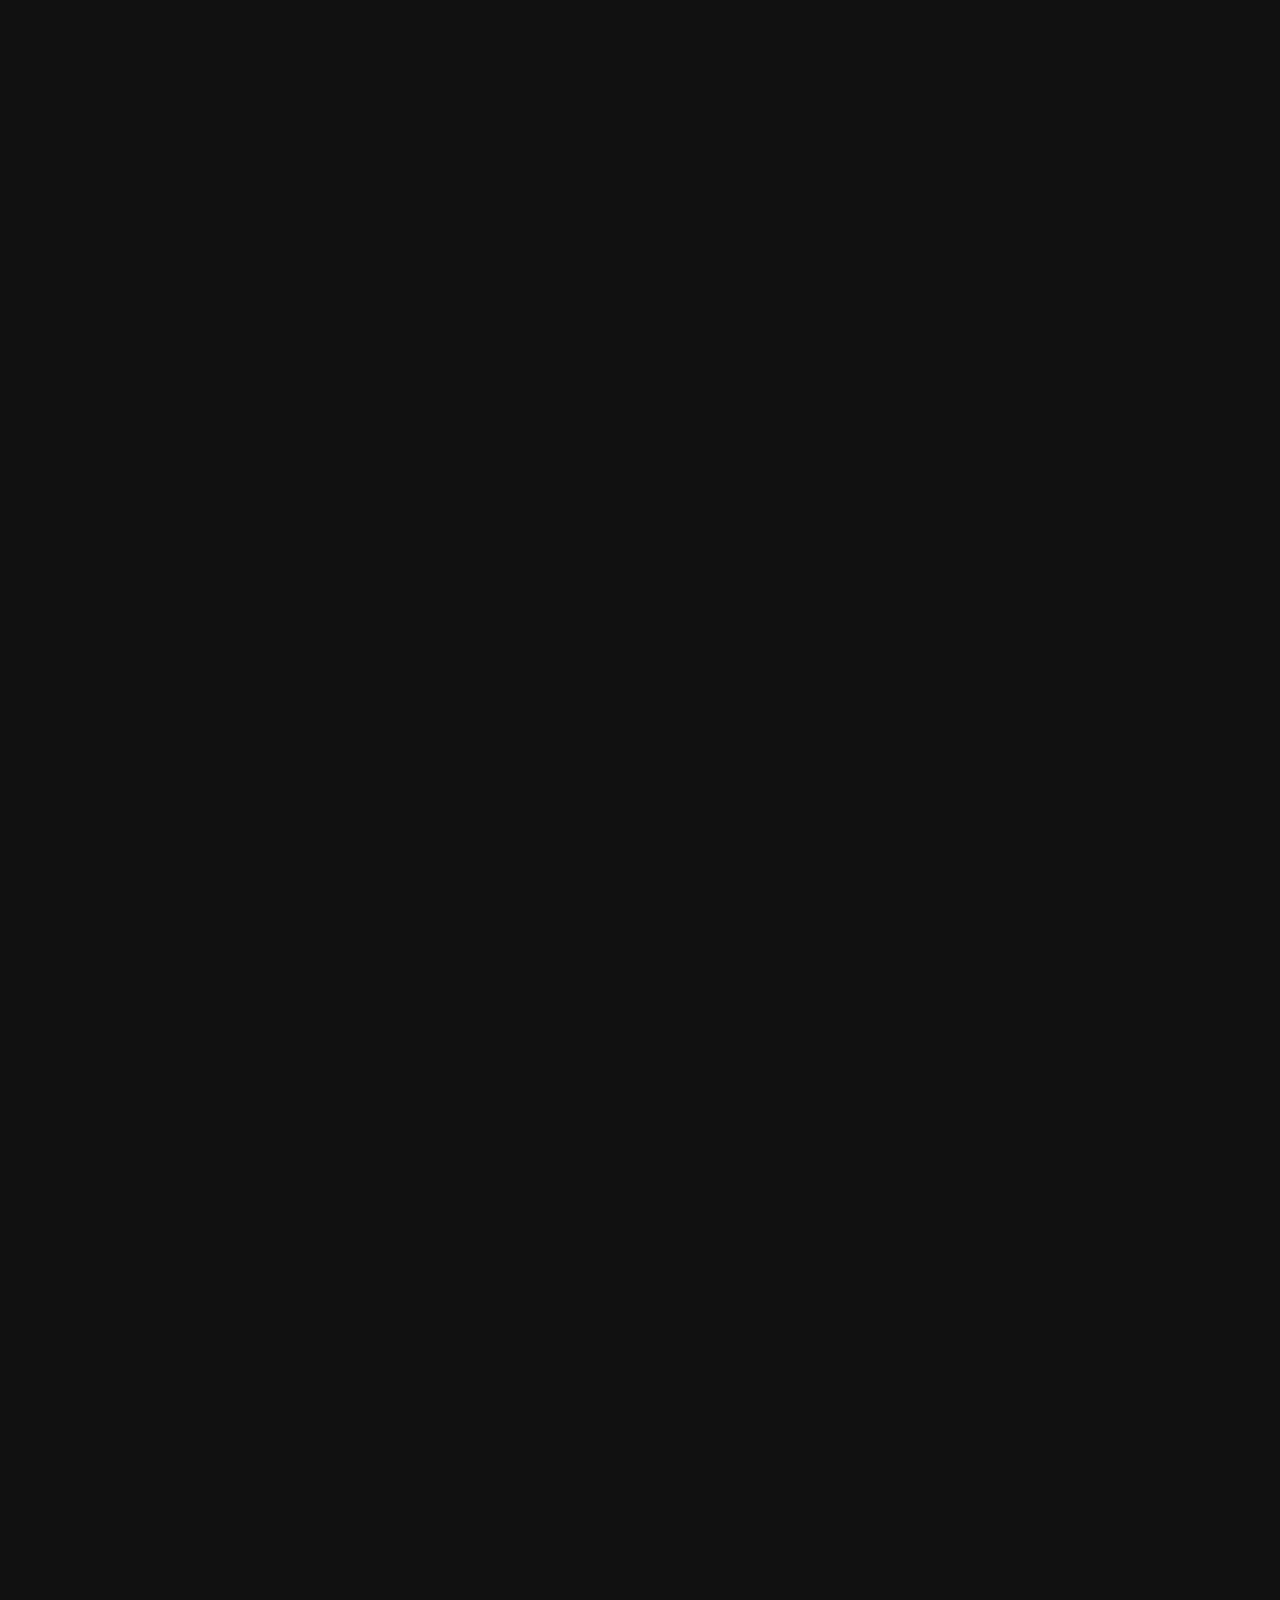
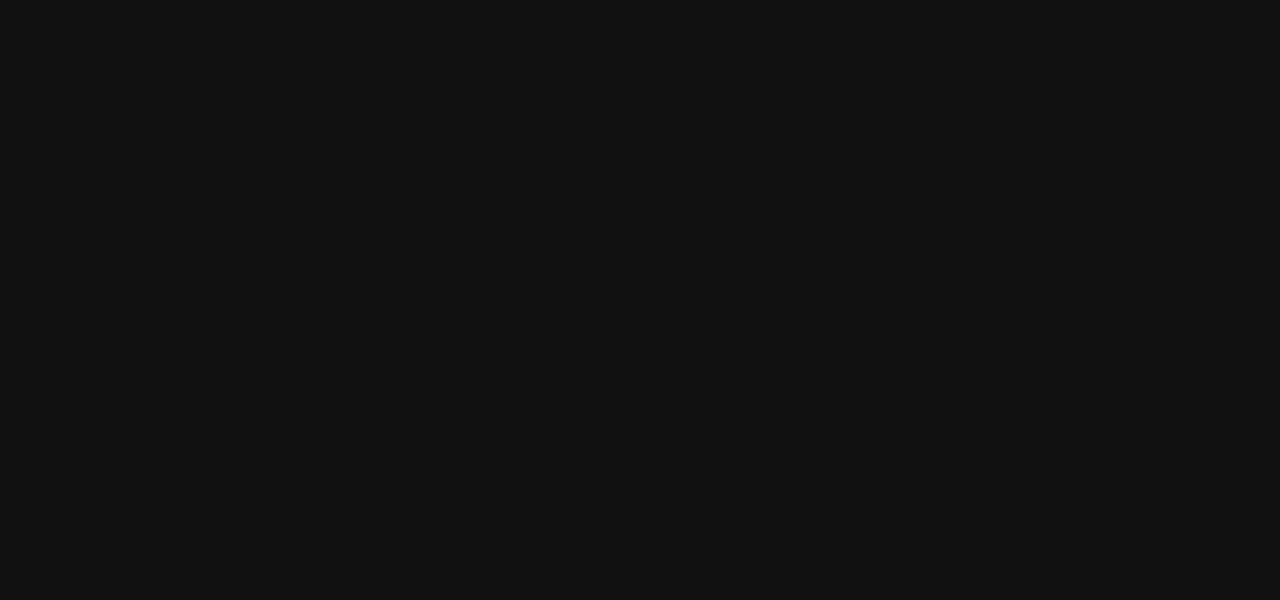
<file: index-MULTIPLE-IMAGES.html>
<!DOCTYPE html>
<html lang="en">
    <head>
        <meta charset="utf-8">
        <title>
            The Dive || The Template
        </title>
        <meta content="" name="description">
        <meta content="" name="author">
        <meta content="" name="keywords">
        <meta content="height=device-height, width=device-width, initial-scale=1.0, minimum-scale=1.0, maximum-scale=1.0, user-scalable=no" name="viewport">
        <!-- The Dive, The Template v1.0 || ex nihilo || October 2017 -->
        <!-- style start -->
        <link href="css/plugins.css" media="all" rel="stylesheet" type="text/css">
        <link href="css/style.css" media="all" rel="stylesheet" type="text/css"><!-- style end -->
        <!-- google fonts start -->
        <link href="http://fonts.googleapis.com/css?family=Raleway:100,200,300,400,500,600,700,800,900%7COswald:300,400,700" rel="stylesheet" type="text/css"><!-- google fonts end -->
    </head>
    <body>
        <!-- preloader start -->
        <div class="preloader-bg"></div>
        <div id="preloader">
            <div id="preloader-status">
                <div class="preloader-position loader">
                    <span></span>
                </div>
            </div>
        </div><!-- preloader end -->
        <!-- logo start -->
        <a class="logo logo-light">
        <div class="logo-img fadeIn-element"></div></a><!-- logo end -->
        <!-- navigation start -->
        <div class="navigation-fire main-menu main-menu-light fadeIn-element">
            <span></span>
        </div>
        <nav class="navigation-menu">
            <!-- center container menu start -->
            <div class="center-container-menu">
                <!-- center block menu start -->
                <div class="center-block-menu">
                    <ul class="brackets">
                        <li>
                            <a class="menu-state active" href="#home">Home</a>
                        </li>
                        <li>
                            <a class="menu-state" href="#about">About</a>
                        </li>
                        <li>
                            <a class="menu-state" href="#works">Works</a>
                        </li>
                        <li>
                            <a class="menu-state" href="#services">Services</a>
                        </li>
                        <li>
                            <a class="menu-state" href="#news">News</a>
                        </li>
                        <li class="last">
                            <a class="menu-state" href="#contact">Contact</a>
                        </li>
                    </ul>
                </div><!-- center block menu end -->
            </div><!-- center container menu end -->
        </nav><!-- navigation end -->
        <!-- fullPage start -->
        <div id="fullpage">
            <!-- section home start -->
            <div class="section overlay overlay-dark-70" id="section0">
                <!-- home bg start -->
                <div class="home-img-top-left"></div>
                <div class="home-img-top-center"></div>
                <div class="home-img-top-right"></div>
                <div class="home-img-bottom-left"></div>
                <div class="home-img-bottom-center"></div>
                <div class="home-img-bottom-right"></div><!-- home bg end -->
                <!-- introduction start -->
                <div class="introduction">
                    <!-- home title start -->
                    <h2 class="home-page-main-title fadeIn-element">
                        The
                    </h2>
                    <h1 class="home-page-main-title fadeIn-element">
                        Dive
                    </h1><!-- home title end -->
                    <!-- home subtitle start -->
                    <div class="split-border">
                        <div class="home-page-subtitle-carousel owl-carousel">
                            <span class="home-page-title-2 fadeIn-element">Simplicity is complex</span> <span class="home-page-title-2 fadeIn-element">Design is a process</span> <span class=
                            "home-page-title-2 fadeIn-element">Aesthetic is a decision</span> <span class="home-page-title-2 fadeIn-element">Style is everything</span>
                        </div>
                    </div><!-- home subtitle end -->
                </div><!-- introduction end -->
            </div><!-- section home end -->
            <!-- section about start -->
            <div class="section" id="section1">
                <!-- section title start -->
                <div class="section-title-vertical">
                    <span>About</span>
                </div><!-- section title end -->
                <!-- container start -->
                <div class="container-fluid sections">
                    <!-- row start -->
                    <div class="row">
                        <!-- col start -->
                        <div class="col-md-6 col-sm-6 nopadding">
                            <!-- slick left about start -->
                            <div class="slick-left-about overlay overlay-inverse-dark-35">
                                <!-- slick left about item img start -->
                                <div class="img-fullwidth-wrapper">
                                    <div class="img-fullwidth img-fullwidth-all img-fullwidth-about-carousel"></div>
                                </div><!-- slick left about item img end -->
                            </div><!-- slick left about end -->
                        </div><!-- col end -->
                        <!-- col start -->
                        <div class="col-md-6 col-sm-6 nopadding">
                            <!-- slick right about start -->
                            <div class="slick-right-about">
                                <!-- about content 1 start -->
                                <div class="img-fullwidth-wrapper">
                                    <div class="about-content">
                                        <div class="about-content-inner">
                                            <!-- main txt start -->
                                            <div class="height-correction">
                                                <div class="text-title">
                                                    <h4>
                                                        There is beauty<br>
                                                        in simplicity
                                                    </h4>
                                                </div>
                                                <div class="text-txt">
                                                    <p>
                                                        Lorem ipsum dolor sit amet, consectetur adipiscing elit. Donec vestibulum libero nec erat pulvinar, sed sollicitudin ex consectetur.
                                                    </p>
                                                </div>
                                                <div class="text-spacer">
                                                    <a class="c-btn inverse" href="#"><span>Read more</span></a>
                                                </div>
                                            </div><!-- main txt end -->
                                        </div>
                                    </div>
                                </div><!-- about content 1 end -->
                                <!-- about content 2 start -->
                                <div class="img-fullwidth-wrapper">
                                    <div class="about-content">
                                        <div class="about-content-inner">
                                            <!-- skills bar start -->
                                            <h3>
                                                The Know-how
                                            </h3>
                                            <div class="show-skillbar">
                                                <!-- skill 1 start -->
                                                <div class="skillbar" data-percent="95">
                                                    <span class="skillbar-title">Fashion</span>
                                                    <div class="skillbar-bar"></div><span class="skill-bar-percent"></span>
                                                </div><!-- skill 1 end -->
                                                <!-- skill 2 start -->
                                                <div class="skillbar" data-percent="90">
                                                    <span class="skillbar-title">Fine-art</span>
                                                    <div class="skillbar-bar"></div><span class="skill-bar-percent"></span>
                                                </div><!-- skill 2 end -->
                                                <!-- skill 3 start -->
                                                <div class="skillbar" data-percent="85">
                                                    <span class="skillbar-title">Documentary</span>
                                                    <div class="skillbar-bar"></div><span class="skill-bar-percent"></span>
                                                </div><!-- skill 3 end -->
                                                <!-- skill 4 start -->
                                                <div class="skillbar" data-percent="76">
                                                    <span class="skillbar-title">Architectural</span>
                                                    <div class="skillbar-bar"></div><span class="skill-bar-percent"></span>
                                                </div><!-- skill 4 end -->
                                            </div><!-- skills bar end -->
                                        </div>
                                    </div>
                                </div><!-- about content 2 end -->
                                <!-- about content 3 start -->
                                <div class="img-fullwidth-wrapper">
                                    <div class="about-content">
                                        <div class="about-content-inner">
                                            <!-- facts counter start -->
                                            <h3>
                                                The Facts
                                            </h3>
                                            <div class="facts-counter-wrapper">
                                                <!-- col start -->
                                                <div class="col-xs-6 col-sm-3">
                                                    <!-- fact 1 start -->
                                                    <div class="facts-counter-number">
                                                        976
                                                    </div>
                                                    <div class="facts-counter-description">
                                                        <i class="ion-ios-briefcase-outline facts-counter-description-img"></i> <span class="facts-counter-title">Completed Jobs</span>
                                                    </div><!-- fact 1 end -->
                                                </div><!-- col end -->
                                                <!-- col start -->
                                                <div class="col-xs-6 col-sm-3">
                                                    <!-- fact 2 start -->
                                                    <div class="facts-counter-number large">
                                                        49
                                                    </div>
                                                    <div class="facts-counter-description">
                                                        <i class="ion-ios-wineglass-outline facts-counter-description-img large"></i> <span class="facts-counter-title large">Clients Served</span>
                                                    </div><!-- fact 2 end -->
                                                </div><!-- col end -->
                                                <!-- clearfix start -->
                                                <div class="clearfix visible-xs-block"></div><!-- clearfix end -->
                                                <!-- col start -->
                                                <div class="col-xs-6 col-sm-3">
                                                    <!-- fact 3 start -->
                                                    <div class="facts-counter-number large">
                                                        195
                                                    </div>
                                                    <div class="facts-counter-description">
                                                        <i class="ion-ios-world-outline facts-counter-description-img large"></i> <span class="facts-counter-title large">States Reached</span>
                                                    </div><!-- fact 3 end -->
                                                </div><!-- col end -->
                                                <!-- col start -->
                                                <div class="col-xs-6 col-sm-3">
                                                    <!-- fact 4 start -->
                                                    <div class="facts-counter-number">
                                                        1976
                                                    </div>
                                                    <div class="facts-counter-description">
                                                        <i class="ion-ios-photos-outline facts-counter-description-img"></i> <span class="facts-counter-title">Photos Taken</span>
                                                    </div><!-- fact 4 end -->
                                                </div><!-- col end -->
                                            </div><!-- facts counter end -->
                                        </div>
                                    </div>
                                </div><!-- about content 3 end -->
                                <!-- about content 4 start -->
                                <div class="img-fullwidth-wrapper">
                                    <div class="about-content">
                                        <div class="about-content-inner about-content-inner-testimonials">
                                            <!-- testimonials start -->
                                            <div class="text-title text-title-secondary text-title-secondary-testimonials">
                                                <h4>
                                                    Testimonials
                                                </h4>
                                            </div>
                                            <div class="owl-carousel" id="testimonials-carousel">
                                                <!-- testimonials quote 1 start -->
                                                <div class="testimonials-quote">
                                                    <div class="testimonials-quote-img">
                                                        <img alt="Testimonials image" class="testimonials-quote-img" src="img/testimonials/testimonials-quote-img-1.jpg">
                                                    </div>
                                                    <p>
                                                        <span class="section-testimonials quote-mark-l ion-quote"></span>Lorem ipsum dolor sit amet, consectetur adipiscing elit. Integer fermentum
                                                        nibh et metus facilisis.<span class="section-testimonials quote-mark-r ion-quote"></span>
                                                    </p>
                                                    <div class="testimonials-signature">
                                                        C. Eastwood
                                                    </div>
                                                </div><!-- testimonials quote 1 end -->
                                                <!-- testimonials quote 2 start -->
                                                <div class="testimonials-quote">
                                                    <div class="testimonials-quote-img">
                                                        <img alt="Testimonials image" class="testimonials-quote-img" src="img/testimonials/testimonials-quote-img-2.jpg">
                                                    </div>
                                                    <p>
                                                        <span class="section-testimonials quote-mark-l ion-quote"></span>Vivamus scelerisque velit nec gravida ornare. Nam egestas purus eget sagittis
                                                        tempor.<span class="section-testimonials quote-mark-r ion-quote"></span>
                                                    </p>
                                                    <div class="testimonials-signature">
                                                        R. Redford
                                                    </div>
                                                </div><!-- testimonials quote 2 end -->
                                                <!-- testimonials quote 3 start -->
                                                <div class="testimonials-quote">
                                                    <div class="testimonials-quote-img">
                                                        <img alt="Testimonials image" class="testimonials-quote-img" src="img/testimonials/testimonials-quote-img-3.jpg">
                                                    </div>
                                                    <p>
                                                        <span class="section-testimonials quote-mark-l ion-quote"></span>Duis ac massa at neque scelerisque finibus vel sed erat. Sed vulputate nisl
                                                        vitae elit laoreet.<span class="section-testimonials quote-mark-r ion-quote"></span>
                                                    </p>
                                                    <div class="testimonials-signature">
                                                        K.W. Wong
                                                    </div>
                                                </div><!-- testimonials quote 3 end -->
                                                <!-- testimonials quote 4 start -->
                                                <div class="testimonials-quote">
                                                    <div class="testimonials-quote-img">
                                                        <img alt="Testimonials image" class="testimonials-quote-img" src="img/testimonials/testimonials-quote-img-4.jpg">
                                                    </div>
                                                    <p>
                                                        <span class="section-testimonials quote-mark-l ion-quote"></span> Vivamus consectetur commodo enim, ut accumsan mauris interdum quis. Donec et
                                                        euismod.<span class="section-testimonials quote-mark-r ion-quote"></span>
                                                    </p>
                                                    <div class="testimonials-signature">
                                                        T. Scott
                                                    </div>
                                                </div><!-- testimonials quote 4 end -->
                                            </div><!-- testimonials end -->
                                        </div>
                                    </div>
                                </div><!-- about content 4 end -->
                            </div><!-- slick right about end -->
                        </div><!-- col end -->
                    </div><!-- row end -->
                </div><!-- container end -->
            </div><!-- section about end -->
            <!-- section works start -->
            <div class="section" id="section2">
                <!-- section title start -->
                <div class="section-title-vertical right-side">
                    <span>Works</span>
                </div><!-- section title end -->
                <!-- works IMG carousel start -->
                <div class="works-page-img-wrapper">
                    <div class="owl-carousel" id="works-page-img-carousel">
                        <!-- works IMG carousel item start -->
                        <div class="works-page-img-carousel-item">
                            <!-- works IMG carousel item 1 start -->
                            <div class="works-page-img-carousel-item-1 overlay overlay-inverse-dark-35">
                                <div class="works-page-img-carousel-wrapper">
                                    <div class="works-page-img-carousel-text">
                                        <div class="works-page-img-carousel-heading">
                                            Beauty / Fashion
                                        </div>
                                        <div class="works-page-img-carousel-title">
                                            <h4>
                                                Simplicity<br>
                                                is complex
                                            </h4>
                                        </div>
                                        <div class="works-page-img-carousel-content">
                                            <div class="works-page-img-carousel-spacer-top"></div><a class="c-btn inverse popup-photo" href=
                                            "img/works/works-large/works-page-img-carousel-item-large-1.jpg" title="Simplicity is complex"><span>View image</span></a>
                                        </div>
                                    </div>
                                </div>
                            </div><!-- works IMG carousel item 1 end -->
                            <!-- works IMG carousel item 2 start -->
                            <div class="works-page-img-carousel-item-2 overlay overlay-inverse-dark-35">
                                <div class="works-page-img-carousel-wrapper">
                                    <div class="works-page-img-carousel-text">
                                        <div class="works-page-img-carousel-heading">
                                            People / Life
                                        </div>
                                        <div class="works-page-img-carousel-title">
                                            <h4>
                                                Design<br>
                                                is a process
                                            </h4>
                                        </div>
                                        <div class="works-page-img-carousel-content">
                                            <div class="works-page-img-carousel-spacer-top"></div><a class="c-btn inverse popup-photo" href=
                                            "img/works/works-large/works-page-img-carousel-item-large-2.jpg" title="Design is a process"><span>View image</span></a>
                                        </div>
                                    </div>
                                </div>
                            </div><!-- works IMG carousel item 2 end -->
                        </div><!-- works IMG carousel item end -->
                        <!-- works IMG carousel item start -->
                        <div class="works-page-img-carousel-item">
                            <!-- works IMG carousel item 3 start -->
                            <div class="works-page-img-carousel-item-3 overlay overlay-inverse-dark-35">
                                <div class="works-page-img-carousel-wrapper">
                                    <div class="works-page-img-carousel-text">
                                        <div class="works-page-img-carousel-heading">
                                            Royalty / Stock
                                        </div>
                                        <div class="works-page-img-carousel-title">
                                            <h4>
                                                Aesthetic<br>
                                                is a decision
                                            </h4>
                                        </div>
                                        <div class="works-page-img-carousel-content">
                                            <div class="works-page-img-carousel-spacer-top"></div><a class="c-btn inverse popup-youtube" href="https://www.youtube.com/watch?v=r8j-MWq4HZc"><span>Watch
                                            video</span></a>
                                        </div>
                                    </div>
                                </div>
                            </div><!-- works IMG carousel item 3 end -->
                            <!-- works IMG carousel item 4 start -->
                            <div class="works-page-img-carousel-item-4 overlay overlay-inverse-dark-35">
                                <div class="works-page-img-carousel-wrapper">
                                    <div class="works-page-img-carousel-text">
                                        <div class="works-page-img-carousel-heading">
                                            Culture / Travel
                                        </div>
                                        <div class="works-page-img-carousel-title">
                                            <h4>
                                                Style<br>
                                                is everything
                                            </h4>
                                        </div>
                                        <div class="works-page-img-carousel-content">
                                            <div class="works-page-img-carousel-spacer-top"></div><a class="c-btn inverse popup-vimeo" href="https://vimeo.com/95515307"><span>Watch video</span></a>
                                        </div>
                                    </div>
                                </div>
                            </div><!-- works IMG carousel item 4 end -->
                        </div><!-- works IMG carousel item end -->
                        <!-- works IMG carousel item start -->
                        <div class="works-page-img-carousel-item">
                            <!-- works IMG carousel item 5 start -->
                            <div class="works-page-img-carousel-item-5 overlay overlay-inverse-dark-35">
                                <div class="works-page-img-carousel-wrapper">
                                    <div class="works-page-img-carousel-text">
                                        <div class="works-page-img-carousel-heading">
                                            Beauty / Fashion
                                        </div>
                                        <div class="works-page-img-carousel-title">
                                            <h4>

                                                Simplicity<br>
                                                is complex
                                            </h4>
                                        </div>
                                        <div class="works-page-img-carousel-content">
                                            <div class="works-page-img-carousel-spacer-top"></div><a class="c-btn inverse popup-photo" href=
                                            "img/works/works-large/works-page-img-carousel-item-large-5.jpg" title="Simplicity is complex"><span>View image</span></a>
                                        </div>
                                    </div>
                                </div>
                            </div><!-- works IMG carousel item 5 end -->
                            <!-- works IMG carousel item 6 start -->
                            <div class="works-page-img-carousel-item-6 overlay overlay-inverse-dark-35">
                                <div class="works-page-img-carousel-wrapper">
                                    <div class="works-page-img-carousel-text">
                                        <div class="works-page-img-carousel-heading">
                                            People / Life
                                        </div>
                                        <div class="works-page-img-carousel-title">
                                            <h4>
                                                Design<br>
                                                is a process
                                            </h4>
                                        </div>
                                        <div class="works-page-img-carousel-content">
                                            <div class="works-page-img-carousel-spacer-top"></div><a class="c-btn inverse popup-photo" href=
                                            "img/works/works-large/works-page-img-carousel-item-large-6.jpg" title="Design is a process"><span>View image</span></a>
                                        </div>
                                    </div>
                                </div>
                            </div><!-- works IMG carousel item 6 end -->
                        </div><!-- works IMG carousel item end -->
                        <!-- works IMG carousel item start -->
                        <div class="works-page-img-carousel-item">
                            <!-- works IMG carousel item 7 start -->
                            <div class="works-page-img-carousel-item-7 overlay overlay-inverse-dark-35">
                                <div class="works-page-img-carousel-wrapper">
                                    <div class="works-page-img-carousel-text">
                                        <div class="works-page-img-carousel-heading">
                                            Royalty / Stock
                                        </div>
                                        <div class="works-page-img-carousel-title">
                                            <h4>
                                                Aesthetic<br>
                                                is a decision
                                            </h4>
                                        </div>
                                        <div class="works-page-img-carousel-content">
                                            <div class="works-page-img-carousel-spacer-top"></div><a class="c-btn inverse popup-photo" href=
                                            "img/works/works-large/works-page-img-carousel-item-large-7.jpg" title="Aesthetic is a decision"><span>View image</span></a>
                                        </div>
                                    </div>
                                </div>
                            </div><!-- works IMG carousel item 7 end -->
                            <!-- works IMG carousel item 8 start -->
                            <div class="works-page-img-carousel-item-8 overlay overlay-inverse-dark-35">
                                <div class="works-page-img-carousel-wrapper">
                                    <div class="works-page-img-carousel-text">
                                        <div class="works-page-img-carousel-heading">
                                            Culture / Travel
                                        </div>
                                        <div class="works-page-img-carousel-title">
                                            <h4>
                                                Style<br>
                                                is everything
                                            </h4>
                                        </div>
                                        <div class="works-page-img-carousel-content">
                                            <div class="works-page-img-carousel-spacer-top"></div><a class="c-btn inverse popup-photo" href=
                                            "img/works/works-large/works-page-img-carousel-item-large-8.jpg" title="Style is everything"><span>View image</span></a>
                                        </div>
                                    </div>
                                </div>
                            </div><!-- works IMG carousel item 8 end -->
                        </div><!-- works IMG carousel item end -->
                        <!-- works IMG carousel item start -->
                        <div class="works-page-img-carousel-item">
                            <!-- works IMG carousel item 9 start -->
                            <div class="works-page-img-carousel-item-9 overlay overlay-inverse-dark-35">
                                <div class="works-page-img-carousel-wrapper">
                                    <div class="works-page-img-carousel-text">
                                        <div class="works-page-img-carousel-heading">
                                            Beauty / Fashion
                                        </div>
                                        <div class="works-page-img-carousel-title">
                                            <h4>
                                                Simplicity<br>
                                                is complex
                                            </h4>
                                        </div>
                                        <div class="works-page-img-carousel-content">
                                            <div class="works-page-img-carousel-spacer-top"></div><a class="c-btn inverse popup-youtube" href="https://www.youtube.com/watch?v=r8j-MWq4HZc"><span>Watch
                                            video</span></a>
                                        </div>
                                    </div>
                                </div>
                            </div><!-- works IMG carousel item 9 end -->
                            <!-- works IMG carousel item 10 start -->
                            <div class="works-page-img-carousel-item-10 overlay overlay-inverse-dark-35">
                                <div class="works-page-img-carousel-wrapper">
                                    <div class="works-page-img-carousel-text">
                                        <div class="works-page-img-carousel-heading">
                                            People / Life
                                        </div>
                                        <div class="works-page-img-carousel-title">
                                            <h4>
                                                Design<br>
                                                is a process
                                            </h4>
                                        </div>
                                        <div class="works-page-img-carousel-content">
                                            <div class="works-page-img-carousel-spacer-top"></div><a class="c-btn inverse popup-vimeo" href="https://vimeo.com/95515307"><span>Watch video</span></a>
                                        </div>
                                    </div>
                                </div>
                            </div><!-- works IMG carousel item 10 end -->
                        </div><!-- works IMG carousel item end -->
                        <!-- works IMG carousel item start -->
                        <div class="works-page-img-carousel-item">
                            <!-- works IMG carousel item 11 start -->
                            <div class="works-page-img-carousel-item-11 overlay overlay-inverse-dark-35">
                                <div class="works-page-img-carousel-wrapper">
                                    <div class="works-page-img-carousel-text">
                                        <div class="works-page-img-carousel-heading">
                                            Royalty / Stock
                                        </div>
                                        <div class="works-page-img-carousel-title">
                                            <h4>
                                                Aesthetic<br>
                                                is a decision
                                            </h4>
                                        </div>
                                        <div class="works-page-img-carousel-content">
                                            <div class="works-page-img-carousel-spacer-top"></div><a class="c-btn inverse popup-photo" href=
                                            "img/works/works-large/works-page-img-carousel-item-large-11.jpg" title="Aesthetic is a decision"><span>View image</span></a>
                                        </div>
                                    </div>
                                </div>
                            </div><!-- works IMG carousel item 11 end -->
                            <!-- works IMG carousel item 12 start -->
                            <div class="works-page-img-carousel-item-12 overlay overlay-inverse-dark-35">
                                <div class="works-page-img-carousel-wrapper">
                                    <div class="works-page-img-carousel-text">
                                        <div class="works-page-img-carousel-heading">
                                            Culture / Travel
                                        </div>
                                        <div class="works-page-img-carousel-title">
                                            <h4>
                                                Style<br>
                                                is everything
                                            </h4>
                                        </div>
                                        <div class="works-page-img-carousel-content">
                                            <div class="works-page-img-carousel-spacer-top"></div><a class="c-btn inverse popup-photo" href=
                                            "img/works/works-large/works-page-img-carousel-item-large-12.jpg" title="Style is everything"><span>View image</span></a>
                                        </div>
                                    </div>
                                </div>
                            </div><!-- works IMG carousel item 12 end -->
                        </div><!-- works IMG carousel item end -->
                    </div>
                </div><!-- works IMG carousel end -->
            </div><!-- section works end -->
            <!-- section services start -->
            <div class="section" id="section3">
                <!-- section title start -->
                <div class="section-title-vertical">
                    <span>Services</span>
                </div><!-- section title end -->
                <!-- container start -->
                <div class="container-fluid sections">
                    <!-- row start -->
                    <div class="row">
                        <!-- col start -->
                        <div class="col-md-6 col-sm-6 nopadding">
                            <!-- slick services start -->
                            <div class="slick-services overlay overlay-inverse-dark-35">
                                <!-- services carousel item 1 img start -->
                                <div class="img-fullwidth-wrapper">
                                    <div class="img-fullwidth img-fullwidth-all img-fullwidth-services-carousel-1"></div>
                                </div><!-- services carousel item 1 img end -->
                                <!-- services carousel item 2 img start -->
                                <div class="img-fullwidth-wrapper">
                                    <div class="img-fullwidth img-fullwidth-all img-fullwidth-services-carousel-2"></div>
                                </div><!-- services carousel item 2 img end -->
                                <!-- services carousel item 3 img start -->
                                <div class="img-fullwidth-wrapper">
                                    <div class="img-fullwidth img-fullwidth-all img-fullwidth-services-carousel-3"></div>
                                </div><!-- services carousel item 3 img end -->
                            </div><!-- slick services end -->
                        </div><!-- col end -->
                        <!-- col start -->
                        <div class="col-md-6 col-sm-6 nopadding">
                            <!-- services container start -->
                            <div class="services-container dark-logo">
                                <div class="blockquote">
                                    <!-- center container start -->
                                    <div class="center-container">
                                        <!-- center block start -->
                                        <div class="center-block">
                                            <div class="services-wrapper">
                                                <div class="services-accordion">
                                                    <ul>
                                                        <li>
                                                            <span>Branding</span>
                                                            <ul>
                                                                <li>
                                                                    <a href="#">Branding Campaigns</a>
                                                                </li>
                                                                <li>
                                                                    <a href="#">Customer Surveys</a>
                                                                </li>
                                                                <li>
                                                                    <a href="#">Advertising Campaigns</a>
                                                                </li>
                                                            </ul>
                                                        </li>
                                                        <li>
                                                            <span>Photography</span>
                                                            <ul>
                                                                <li>
                                                                    <a href="#">Commercial / Stock</a>
                                                                </li>
                                                                <li>
                                                                    <a href="#">Beauty / Fashion</a>
                                                                </li>
                                                                <li>
                                                                    <a href="#">Nature / Landscapes</a>
                                                                </li>
                                                            </ul>
                                                        </li>
                                                        <li>
                                                            <span>Brand Identity</span>
                                                            <ul>
                                                                <li>
                                                                    <a href="#">Colors</a>
                                                                </li>
                                                                <li>
                                                                    <a href="#">Design</a>
                                                                </li>
                                                                <li>
                                                                    <a href="#">Logotype</a>
                                                                </li>
                                                            </ul>
                                                        </li>
                                                    </ul>
                                                </div>
                                            </div>
                                        </div><!-- center block end -->
                                    </div><!-- center container end -->
                                </div>
                            </div><!-- services container end -->
                        </div><!-- col end -->
                    </div><!-- row end -->
                </div><!-- container end -->
            </div><!-- section services end -->
            <!-- section news start -->
            <div class="section" id="section4">
                <!-- section title start -->
                <div class="section-title-vertical right-side">
                    <span>News</span>
                </div><!-- section title end -->
                <!-- news IMG carousel start -->
                <div class="news-page-img-wrapper">
                    <div class="owl-carousel" id="news-page-img-carousel">
                        <!-- news IMG carousel item 1 start -->
                        <div class="news-page-img-carousel-item">
                            <div class="news-page-img-carousel-item-1 overlay overlay-inverse-dark-35">
                                <div class="news-page-img-carousel-wrapper">
                                    <div class="news-page-img-carousel-text">
                                        <div class="news-page-img-carousel-heading">
                                            Beauty / Fashion
                                        </div>
                                        <div class="news-page-img-carousel-title">
                                            <h4>
                                                Simplicity<br>
                                                is complex
                                            </h4>
                                        </div>
                                        <div class="news-page-img-carousel-content">
                                            <div class="news-page-img-carousel-spacer-top"></div>
                                            <p>
                                                Lorem ipsum dolor sit amet, consectetur adipiscing elit. Pellentesque nec scelerisque nunc. Interdum et malesuada fames ac ante ipsum primis in
                                                faucibus.
                                            </p>
                                            <div class="news-page-img-carousel-spacer-bottom">
                                                <a class="c-btn c-btn-news inverse toggle-news-content-1"><span>Read more</span></a>
                                            </div>
                                        </div>
                                    </div>
                                </div>
                            </div>
                        </div><!-- news IMG carousel item 1 end -->
                        <!-- news IMG carousel item 2 start -->
                        <div class="news-page-img-carousel-item">
                            <div class="news-page-img-carousel-item-2 overlay overlay-inverse-dark-35">
                                <div class="news-page-img-carousel-wrapper">
                                    <div class="news-page-img-carousel-text">
                                        <div class="news-page-img-carousel-heading">
                                            People / Life
                                        </div>
                                        <div class="news-page-img-carousel-title">
                                            <h4>
                                                Design<br>
                                                is a process
                                            </h4>
                                        </div>
                                        <div class="news-page-img-carousel-content">
                                            <div class="news-page-img-carousel-spacer-top"></div>
                                            <p>
                                                Morbi hendrerit orci aliquet augue eleifend, ac gravida turpis rutrum. Suspendisse suscipit dui eu lorem pharetra egestas. Nunc nec eleifend libero.
                                            </p>
                                            <div class="news-page-img-carousel-spacer-bottom">
                                                <a class="c-btn c-btn-news inverse toggle-news-content-2"><span>Read more</span></a>
                                            </div>
                                        </div>
                                    </div>
                                </div>
                            </div>
                        </div><!-- news IMG carousel item 2 end -->
                        <!-- news IMG carousel item 3 start -->
                        <div class="news-page-img-carousel-item">
                            <div class="news-page-img-carousel-item-3 overlay overlay-inverse-dark-35">
                                <div class="news-page-img-carousel-wrapper">
                                    <div class="news-page-img-carousel-text">
                                        <div class="news-page-img-carousel-heading">
                                            Royalty / Stock
                                        </div>
                                        <div class="news-page-img-carousel-title">
                                            <h4>
                                                Aesthetic<br>
                                                is a decision
                                            </h4>
                                        </div>
                                        <div class="news-page-img-carousel-content">
                                            <div class="news-page-img-carousel-spacer-top"></div>
                                            <p>
                                                Suspendisse sit amet imperdiet sem. Vivamus sit amet lorem interdum, aliquet metus quis, fermentum velit. Phasellus ullamcorper, ante ac semper congue.
                                            </p>
                                            <div class="news-page-img-carousel-spacer-bottom">
                                                <a class="c-btn c-btn-news inverse toggle-news-content-3"><span>Read more</span></a>
                                            </div>
                                        </div>
                                    </div>
                                </div>
                            </div>
                        </div><!-- news IMG carousel item 3 end -->
                        <!-- news IMG carousel item 4 start -->
                        <div class="news-page-img-carousel-item">
                            <div class="news-page-img-carousel-item-4 overlay overlay-inverse-dark-35">
                                <div class="news-page-img-carousel-wrapper">
                                    <div class="news-page-img-carousel-text">
                                        <div class="news-page-img-carousel-heading">
                                            Culture / Travel
                                        </div>
                                        <div class="news-page-img-carousel-title">
                                            <h4>
                                                Style<br>
                                                is everything
                                            </h4>
                                        </div>
                                        <div class="news-page-img-carousel-content">
                                            <div class="news-page-img-carousel-spacer-top"></div>
                                            <p>
                                                In nibh nisi, blandit eget accumsan et, lobortis ac tellus. Vestibulum feugiat tellus a turpis consectetur pretium. Donec et ante odio. Vestibulum eu
                                                accumsan nisl.
                                            </p>
                                            <div class="news-page-img-carousel-spacer-bottom">
                                                <a class="c-btn c-btn-news inverse toggle-news-content-4"><span>Read more</span></a>
                                            </div>
                                        </div>
                                    </div>
                                </div>
                            </div>
                        </div><!-- news IMG carousel item 4 end -->
                    </div>
                </div><!-- news IMG carousel end -->
                <!-- news MORE carousel item 1 start -->
                <div class="panel-left-1 panel-left-bg-1 overlay overlay-inverse-dark-35"></div>
                <div class="panel-right panel-right-1">
                    <!-- center container start -->
                    <div class="center-container">
                        <!-- center block start -->
                        <div class="center-block">
                            <!-- news MORE carousel content 1 start -->
                            <div class="img-fullwidth-wrapper">
                                <div class="about-content">
                                    <div class="about-content-inner">
                                        <!-- main txt start -->
                                        <div class="height-correction">
                                            <div class="text-title text-title-dark">
                                                <div class="news-page-img-carousel-heading news-page-img-carousel-heading-dark">
                                                    <span>Tuesday, October 10, 2017</span> Beauty / Fashion
                                                </div>
                                                <h4>
                                                    Simplicity<br>
                                                    is complex
                                                </h4>
                                            </div>
                                            <div class="text-txt text-txt-dark">
                                                <p>
                                                    Lorem ipsum dolor sit amet, consectetur adipiscing elit. Donec vestibulum libero nec erat pulvinar, sed sollicitudin ex consectetur.
                                                </p>
                                            </div>
                                            <div class="text-spacer">
                                                <a class="c-btn inverse-dark toggle-news-content-1" href="javascript:void(0)"><span>Close</span></a>
                                            </div>
                                        </div><!-- main txt end -->
                                    </div>
                                </div>
                            </div><!-- news MORE carousel content 1 end -->
                        </div><!-- center block end -->
                    </div><!-- center container end -->
                </div><!-- news MORE carousel item 1 end -->
                <!-- news MORE carousel item 2 start -->
                <div class="panel-left-2 panel-left-bg-2 overlay overlay-inverse-dark-35"></div>
                <div class="panel-right panel-right-2">
                    <!-- center container start -->
                    <div class="center-container">
                        <!-- center block start -->
                        <div class="center-block">
                            <!-- news MORE carousel content 2 start -->
                            <div class="img-fullwidth-wrapper">
                                <div class="about-content">
                                    <div class="about-content-inner">
                                        <!-- main txt start -->
                                        <div class="height-correction">
                                            <div class="text-title text-title-dark">
                                                <div class="news-page-img-carousel-heading news-page-img-carousel-heading-dark">
                                                    <span>Wednesday, October 11, 2017</span> People / Life
                                                </div>
                                                <h4>
                                                    Design<br>
                                                    is a process
                                                </h4>
                                            </div>
                                            <div class="text-txt text-txt-dark">
                                                <p>
                                                    Lorem ipsum dolor sit amet, consectetur adipiscing elit. Donec vestibulum libero nec erat pulvinar, sed sollicitudin ex consectetur.
                                                </p>
                                            </div>
                                            <div class="text-spacer">
                                                <a class="c-btn inverse-dark toggle-news-content-2" href="javascript:void(0)"><span>Close</span></a>
                                            </div>
                                        </div><!-- main txt end -->
                                    </div>
                                </div>
                            </div><!-- news MORE carousel content 2 end -->
                        </div><!-- center block end -->
                    </div><!-- center container end -->
                </div><!-- news MORE carousel item 2 end -->
                <!-- news MORE carousel item 3 start -->
                <div class="panel-left-3 panel-left-bg-3 overlay overlay-inverse-dark-35"></div>
                <div class="panel-right panel-right-3">
                    <!-- center container start -->
                    <div class="center-container">
                        <!-- center block start -->
                        <div class="center-block">
                            <!-- news MORE carousel content 3 start -->
                            <div class="img-fullwidth-wrapper">
                                <div class="about-content">
                                    <div class="about-content-inner">
                                        <!-- main txt start -->
                                        <div class="height-correction">
                                            <div class="text-title text-title-dark">
                                                <div class="news-page-img-carousel-heading news-page-img-carousel-heading-dark">
                                                    <span>Thursday, October 12, 2017</span> Royalty / Stock
                                                </div>
                                                <h4>
                                                    Aesthetic<br>
                                                    is a decision
                                                </h4>
                                            </div>
                                            <div class="text-txt text-txt-dark">
                                                <p>
                                                    Lorem ipsum dolor sit amet, consectetur adipiscing elit. Donec vestibulum libero nec erat pulvinar, sed sollicitudin ex consectetur.
                                                </p>
                                            </div>
                                            <div class="text-spacer">
                                                <a class="c-btn inverse-dark toggle-news-content-3" href="javascript:void(0)"><span>Close</span></a>
                                            </div>
                                        </div><!-- main txt end -->
                                    </div>
                                </div>
                            </div><!-- news MORE carousel content 3 end -->
                        </div><!-- center block end -->
                    </div><!-- center container end -->
                </div><!-- news MORE carousel item 3 end -->
                <!-- news MORE carousel item 4 start -->
                <div class="panel-left-4 panel-left-bg-4 overlay overlay-inverse-dark-35"></div>
                <div class="panel-right panel-right-4">
                    <!-- center container start -->
                    <div class="center-container">
                        <!-- center block start -->
                        <div class="center-block">
                            <!-- news MORE carousel content 4 start -->
                            <div class="img-fullwidth-wrapper">
                                <div class="about-content">
                                    <div class="about-content-inner">
                                        <!-- main txt start -->
                                        <div class="height-correction">
                                            <div class="text-title text-title-dark">
                                                <div class="news-page-img-carousel-heading news-page-img-carousel-heading-dark">
                                                    <span>Friday, October 13, 2017</span> Culture / Travel
                                                </div>
                                                <h4>
                                                    Style<br>
                                                    is everything
                                                </h4>
                                            </div>
                                            <div class="text-txt text-txt-dark">
                                                <p>
                                                    Lorem ipsum dolor sit amet, consectetur adipiscing elit. Donec vestibulum libero nec erat pulvinar, sed sollicitudin ex consectetur.
                                                </p>
                                            </div>
                                            <div class="text-spacer">
                                                <a class="c-btn inverse-dark toggle-news-content-4" href="javascript:void(0)"><span>Close</span></a>
                                            </div>
                                        </div><!-- main txt end -->
                                    </div>
                                </div>
                            </div><!-- news MORE carousel content 4 end -->
                        </div><!-- center block end -->
                    </div><!-- center container end -->
                </div><!-- news MORE carousel item 4 end -->
            </div><!-- section news end -->
            <!-- section contact start -->
            <div class="section section-contact overlay overlay-dark-90" id="section5">
                <!-- contact bg start -->
                <div class="section-bg-contact"></div><!-- contact bg end -->
                <!-- section title start -->
                <div class="section-title-vertical right-side">
                    <span>Contact</span>
                </div><!-- section title end -->
                <!-- container start -->
                <div class="container sections">
                    <!-- row start -->
                    <div class="row">
                        <!-- col start -->
                        <div class="col-lg-12">
                            <div class="text-title-secondary text-title-secondary-contact">
                                <h4>
                                    Get in touch
                                </h4>
                            </div>
                        </div><!-- col end -->
                    </div><!-- row end -->
                    <!-- row start -->
                    <div class="row">
                        <!-- contact info start -->
                        <div class="contact-info-wrapper">
                            <!-- col start -->
                            <div class="col-sm-4">
                                <div class="contact-info-description">
                                    <i class="ion-ios-location-outline contact-info-description-img"></i> <span class="contact-info-text">ex Inc.<br>
                                    Touchdown Dr 1176</span>
                                </div>
                            </div><!-- col end -->
                            <!-- col start -->
                            <div class="col-sm-4">
                                <div class="contact-info-description">
                                    <i class="ion-ios-email-outline contact-info-description-img large"></i> <span class="contact-info-text large"><a class="link-underline contact" href=
                                    "mailto:contact@domainname.com">contact@domainname.com</a></span>
                                </div>
                            </div><!-- col end -->
                            <!-- col start -->
                            <div class="col-sm-4">
                                <div class="contact-info-description">
                                    <i class="ion-ios-telephone-outline contact-info-description-img"></i> <span class="contact-info-text">[00] 11 - 76<br>
                                    [01] 11 - 76</span>
                                </div>
                            </div><!-- col end -->
                        </div><!-- contact info end -->
                    </div><!-- row end -->
                    <!-- row start -->
                    <div class="row">
                        <!-- col start -->
                        <div class="col-lg-12">
                            <!-- newsletter form start -->
                            <div id="subscribe-wrapper">
                                <h2 class="section-heading newsletter">
                                    Newsletter sign up
                                </h2>
                                <div id="newsletter">
                                    <div class="newsletter">
                                        <form action="subscribe.php" id="subscribe" method="post" name="subscribe">
                                            <input class="subscribe-requiredField subscribe-email" id="subscribe-email" name="subscribe-email" placeholder="Email" type="text"> <button class=
                                            "c-btn fullwidth" id="submit-2" type="submit"><span>Subscribe</span></button>
                                        </form>
                                    </div>
                                </div>
                            </div><!-- newsletter form end -->
                        </div><!-- col end -->
                    </div><!-- row end -->
                    <!-- row start -->
                    <div class="row">
                        <!-- col start -->
                        <div class="col-lg-12">
                            <!-- social icons start -->
                            <div class="social-icons-wrapper">
                                <ul class="social-icons">
                                    <li class="social-icon">
                                        <a class="ion-social-twitter" href="#"></a>
                                    </li>
                                    <li class="social-icon">
                                        <a class="ion-social-facebook" href="#"></a>
                                    </li>
                                    <li class="social-icon">
                                        <a class="ion-social-googleplus" href="#"></a>
                                    </li>
                                    <li class="social-icon">
                                        <a class="ion-social-youtube" href="#"></a>
                                    </li>
                                    <li class="social-icon">
                                        <a class="ion-social-linkedin" href="#"></a>
                                    </li>
                                    <li class="social-icon">
                                        <a class="ion-social-instagram" href="#"></a>
                                    </li>
                                    <li class="social-icon">
                                        <a class="ion-social-pinterest" href="#"></a>
                                    </li>
                                    <li class="social-icon">
                                        <a class="ion-social-dribbble" href="#"></a>
                                    </li>
                                </ul>
                            </div><!-- social icons end -->
                        </div><!-- col end -->
                    </div><!-- row end -->
                </div><!-- container end -->
            </div><!-- section contact end -->
        </div><!-- fullPage end -->
        <!-- scripts start -->
        <script src="js/plugins.js" type="text/javascript">
        </script> 
        <script src="js/the-dive-the-template.js">
        </script><!-- scripts end -->
    </body>
</html>
</file>
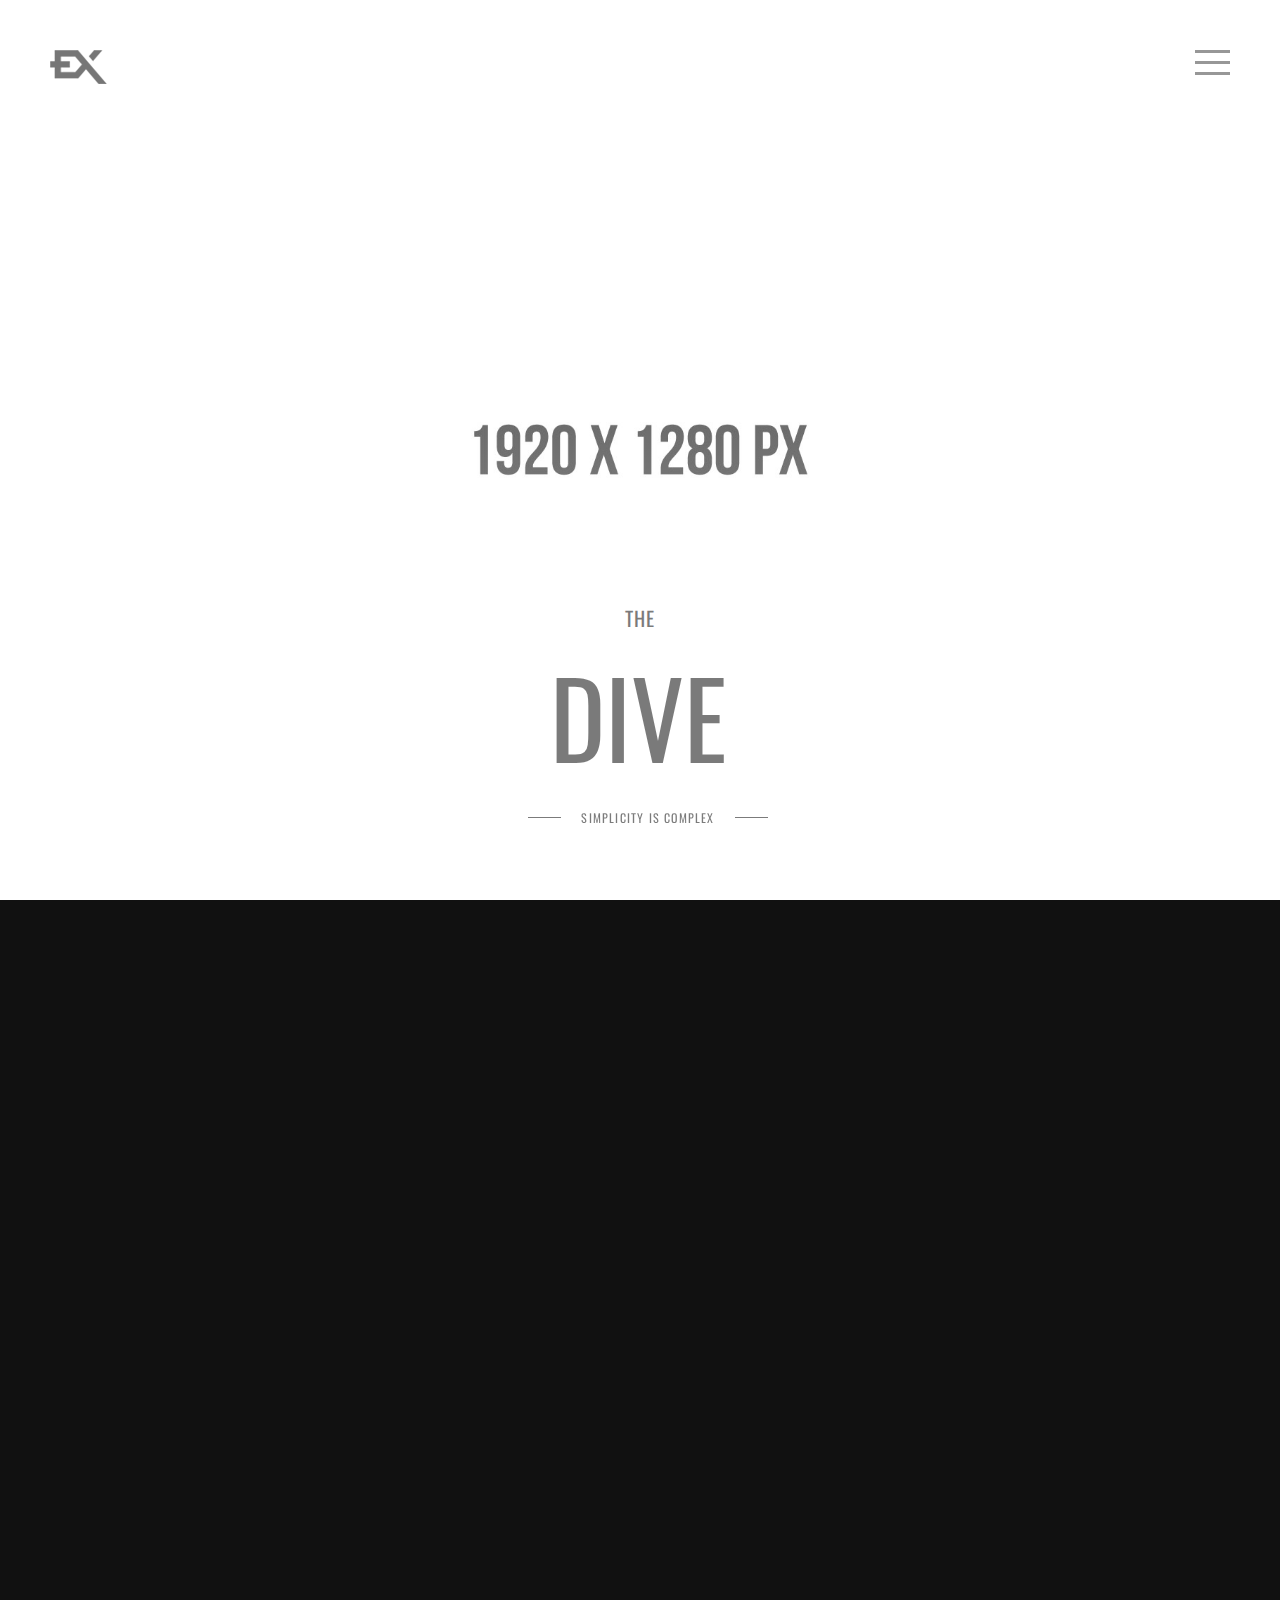
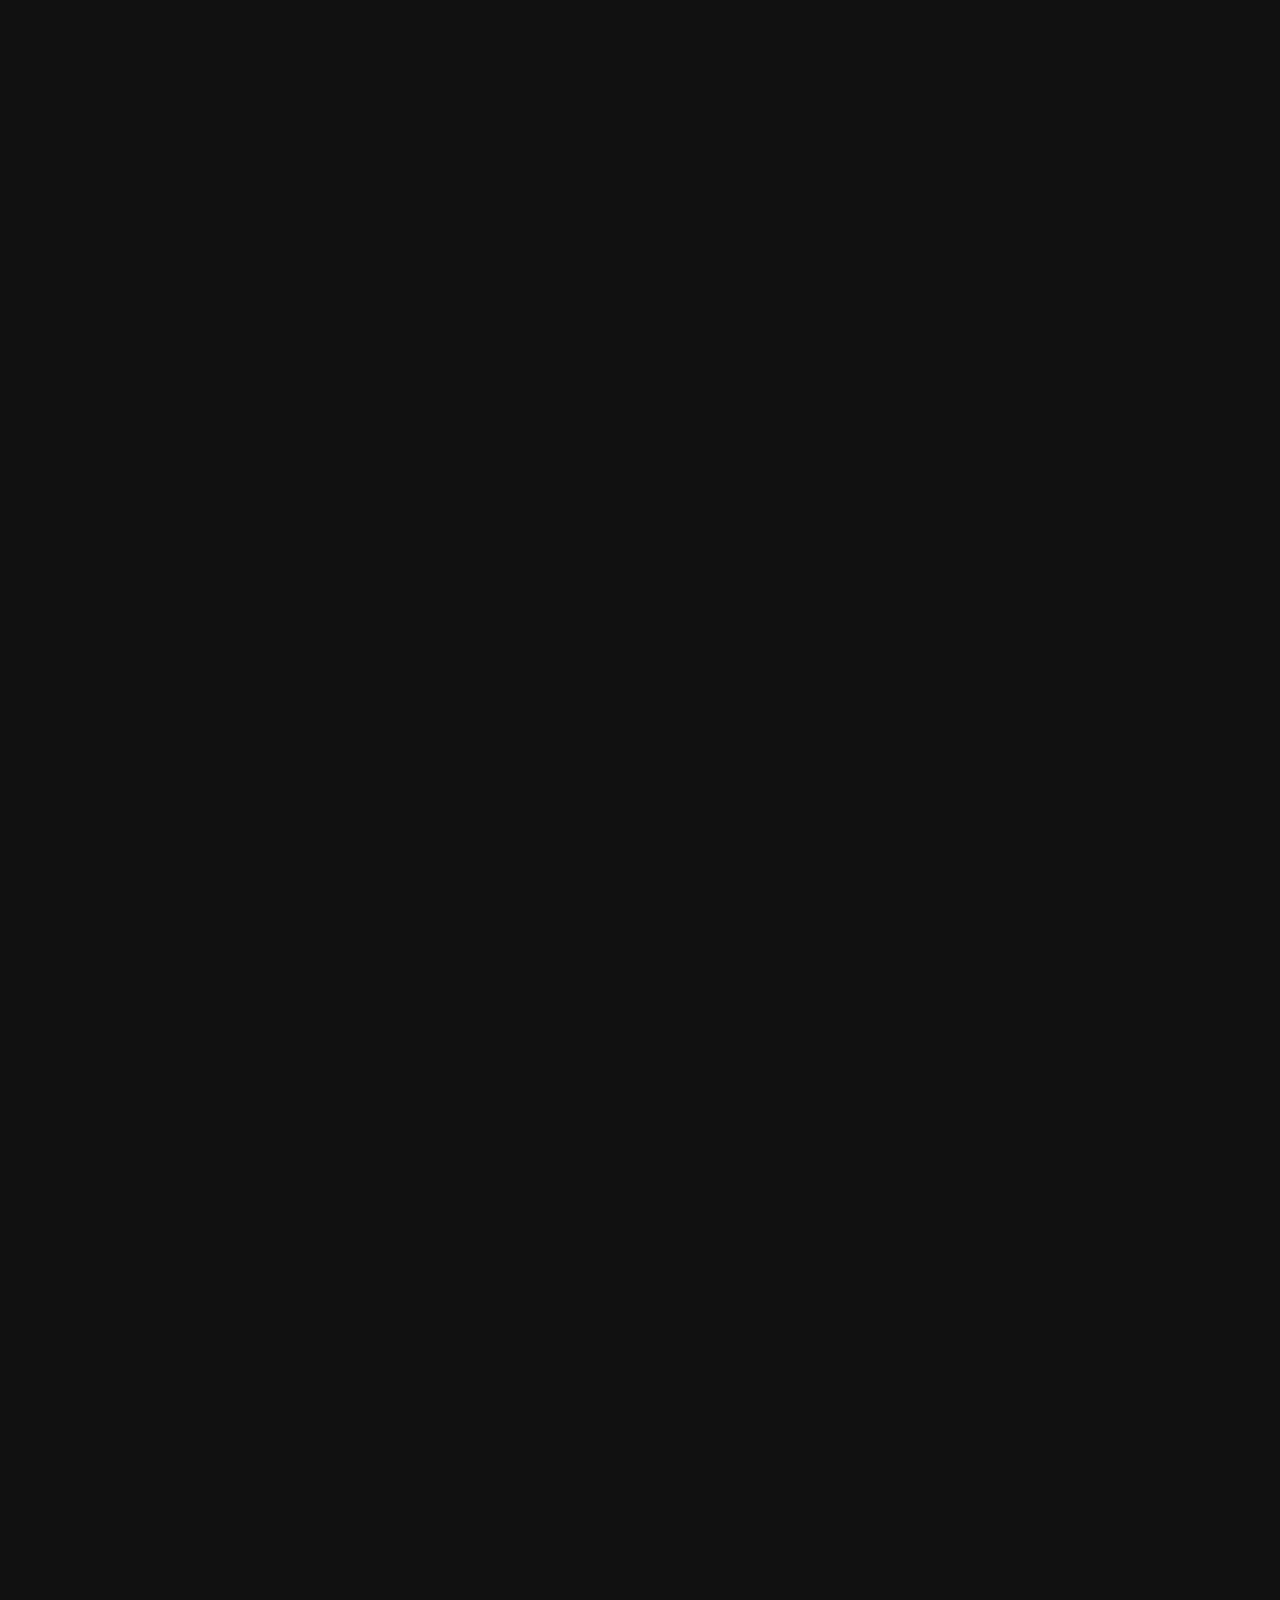
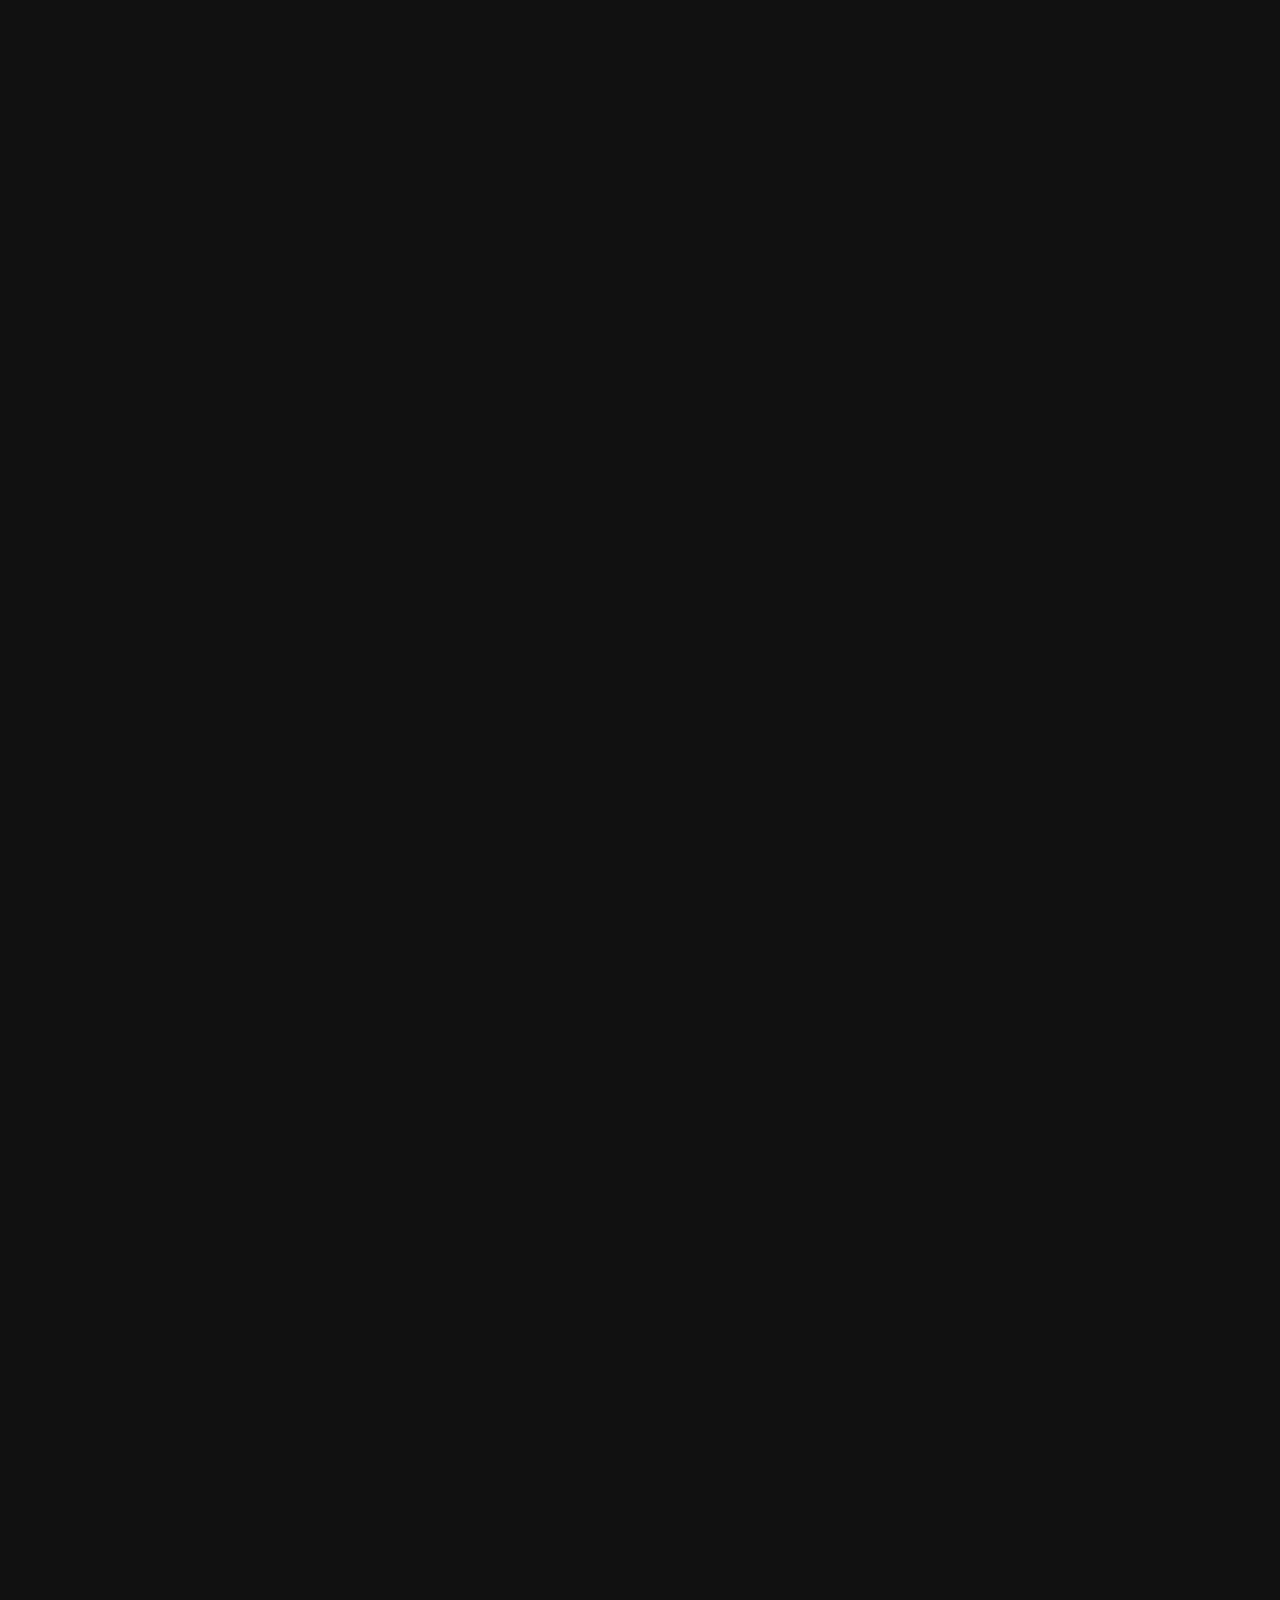
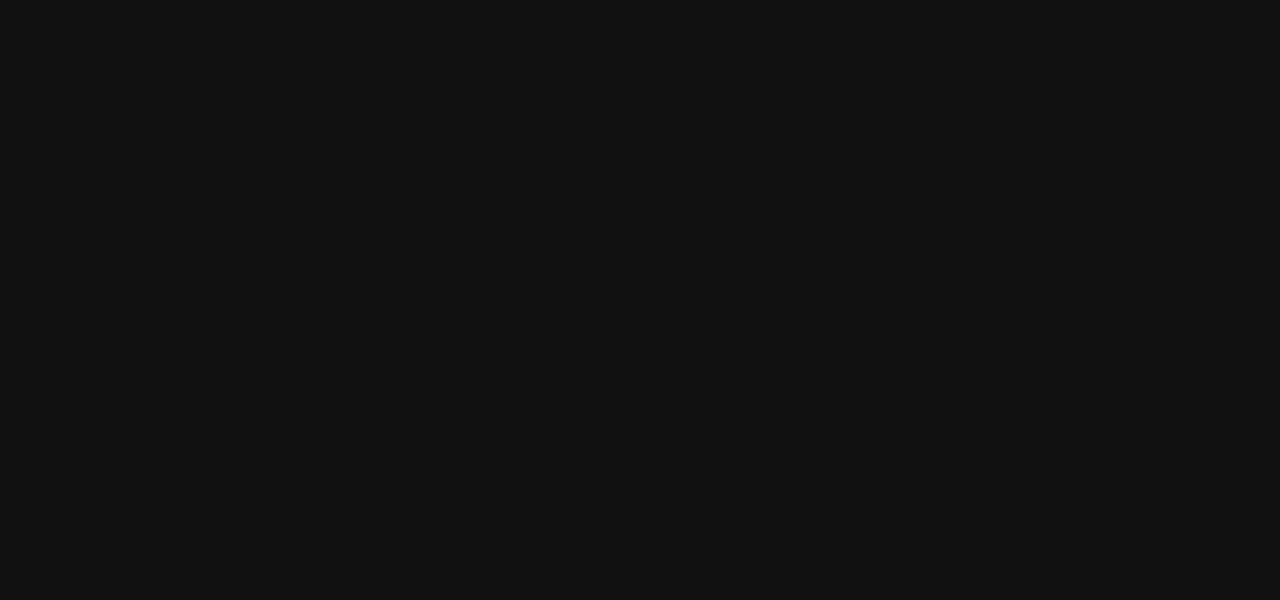
<file: index-SINGLE-IMAGE-LIGHT.html>
<!DOCTYPE html>
<html lang="en">
    <head>
        <meta charset="utf-8">
        <title>
            The Dive || The Template
        </title>
        <meta content="" name="description">
        <meta content="" name="author">
        <meta content="" name="keywords">
        <meta content="height=device-height, width=device-width, initial-scale=1.0, minimum-scale=1.0, maximum-scale=1.0, user-scalable=no" name="viewport">
        <!-- The Dive, The Template v1.0 || ex nihilo || October 2017 -->
        <!-- style start -->
        <link href="css/plugins-light.css" media="all" rel="stylesheet" type="text/css">
        <link href="css/style.css" media="all" rel="stylesheet" type="text/css"><!-- style end -->
        <!-- google fonts start -->
        <link href="http://fonts.googleapis.com/css?family=Raleway:100,200,300,400,500,600,700,800,900%7COswald:300,400,700" rel="stylesheet" type="text/css"><!-- google fonts end -->
    </head>
    <body>
        <!-- preloader start -->
        <div class="preloader-bg"></div>
        <div id="preloader">
            <div id="preloader-status">
                <div class="preloader-position loader">
                    <span></span>
                </div>
            </div>
        </div><!-- preloader end -->
        <!-- logo start -->
        <a class="logo logo-light">
        <div class="logo-img fadeIn-element"></div></a><!-- logo end -->
        <!-- navigation start -->
        <div class="navigation-fire main-menu main-menu-light fadeIn-element">
            <span></span>
        </div>
        <nav class="navigation-menu">
            <!-- center container menu start -->
            <div class="center-container-menu">
                <!-- center block menu start -->
                <div class="center-block-menu">
                    <ul class="brackets">
                        <li>
                            <a class="menu-state active" href="#home">Home</a>
                        </li>
                        <li>
                            <a class="menu-state" href="#about">About</a>
                        </li>
                        <li>
                            <a class="menu-state" href="#works">Works</a>
                        </li>
                        <li>
                            <a class="menu-state" href="#services">Services</a>
                        </li>
                        <li>
                            <a class="menu-state" href="#news">News</a>
                        </li>
                        <li class="last">
                            <a class="menu-state" href="#contact">Contact</a>
                        </li>
                    </ul>
                </div><!-- center block menu end -->
            </div><!-- center container menu end -->
        </nav><!-- navigation end -->
        <!-- fullPage start -->
        <div id="fullpage">
            <!-- section home start -->
            <div class="section dark-logo-inverse overlay overlay-light-70" id="section0">
                <!-- home bg start -->
                <div class="section-bg-home light"></div><!-- home bg end -->
                <!-- introduction start -->
                <div class="introduction light">
                    <!-- home title start -->
                    <h2 class="home-page-main-title dark fadeIn-element">
                        The
                    </h2>
                    <h1 class="home-page-main-title dark fadeIn-element">
                        Dive
                    </h1><!-- home title end -->
                    <!-- home subtitle start -->
                    <div class="split-border dark">
                        <div class="home-page-subtitle-carousel owl-carousel">
                            <span class="home-page-title-2 fadeIn-element">Simplicity is complex</span> <span class="home-page-title-2 fadeIn-element">Design is a process</span> <span class=
                            "home-page-title-2 fadeIn-element">Aesthetic is a decision</span> <span class="home-page-title-2 fadeIn-element">Style is everything</span>
                        </div>
                    </div><!-- home subtitle end -->
                </div><!-- introduction end -->
            </div><!-- section home end -->
            <!-- section about start -->
            <div class="section" id="section1">
                <!-- section title start -->
                <div class="section-title-vertical">
                    <span>About</span>
                </div><!-- section title end -->
                <!-- container start -->
                <div class="container-fluid sections">
                    <!-- row start -->
                    <div class="row">
                        <!-- col start -->
                        <div class="col-md-6 col-sm-6 nopadding">
                            <!-- slick left about start -->
                            <div class="slick-left-about overlay overlay-inverse-dark-35">
                                <!-- slick left about item img start -->
                                <div class="img-fullwidth-wrapper">
                                    <div class="img-fullwidth img-fullwidth-all img-fullwidth-about-carousel"></div>
                                </div><!-- slick left about item img end -->
                            </div><!-- slick left about end -->
                        </div><!-- col end -->
                        <!-- col start -->
                        <div class="col-md-6 col-sm-6 nopadding">
                            <!-- slick right about start -->
                            <div class="slick-right-about">
                                <!-- about content 1 start -->
                                <div class="img-fullwidth-wrapper">
                                    <div class="about-content">
                                        <div class="about-content-inner">
                                            <!-- main txt start -->
                                            <div class="height-correction">
                                                <div class="text-title">
                                                    <h4>
                                                        There is beauty<br>
                                                        in simplicity
                                                    </h4>
                                                </div>
                                                <div class="text-txt">
                                                    <p>
                                                        Lorem ipsum dolor sit amet, consectetur adipiscing elit. Donec vestibulum libero nec erat pulvinar, sed sollicitudin ex consectetur.
                                                    </p>
                                                </div>
                                                <div class="text-spacer">
                                                    <a class="c-btn inverse" href="#"><span>Read more</span></a>
                                                </div>
                                            </div><!-- main txt end -->
                                        </div>
                                    </div>
                                </div><!-- about content 1 end -->
                                <!-- about content 2 start -->
                                <div class="img-fullwidth-wrapper">
                                    <div class="about-content">
                                        <div class="about-content-inner">
                                            <!-- skills bar start -->
                                            <h3>
                                                The Know-how
                                            </h3>
                                            <div class="show-skillbar">
                                                <!-- skill 1 start -->
                                                <div class="skillbar" data-percent="95">
                                                    <span class="skillbar-title">Fashion</span>
                                                    <div class="skillbar-bar"></div><span class="skill-bar-percent"></span>
                                                </div><!-- skill 1 end -->
                                                <!-- skill 2 start -->
                                                <div class="skillbar" data-percent="90">
                                                    <span class="skillbar-title">Fine-art</span>
                                                    <div class="skillbar-bar"></div><span class="skill-bar-percent"></span>
                                                </div><!-- skill 2 end -->
                                                <!-- skill 3 start -->
                                                <div class="skillbar" data-percent="85">
                                                    <span class="skillbar-title">Documentary</span>
                                                    <div class="skillbar-bar"></div><span class="skill-bar-percent"></span>
                                                </div><!-- skill 3 end -->
                                                <!-- skill 4 start -->
                                                <div class="skillbar" data-percent="76">
                                                    <span class="skillbar-title">Architectural</span>
                                                    <div class="skillbar-bar"></div><span class="skill-bar-percent"></span>
                                                </div><!-- skill 4 end -->
                                            </div><!-- skills bar end -->
                                        </div>
                                    </div>
                                </div><!-- about content 2 end -->
                                <!-- about content 3 start -->
                                <div class="img-fullwidth-wrapper">
                                    <div class="about-content">
                                        <div class="about-content-inner">
                                            <!-- facts counter start -->
                                            <h3>
                                                The Facts
                                            </h3>
                                            <div class="facts-counter-wrapper">
                                                <!-- col start -->
                                                <div class="col-xs-6 col-sm-3">
                                                    <!-- fact 1 start -->
                                                    <div class="facts-counter-number">
                                                        976
                                                    </div>
                                                    <div class="facts-counter-description">
                                                        <i class="ion-ios-briefcase-outline facts-counter-description-img"></i> <span class="facts-counter-title">Completed Jobs</span>
                                                    </div><!-- fact 1 end -->
                                                </div><!-- col end -->
                                                <!-- col start -->
                                                <div class="col-xs-6 col-sm-3">
                                                    <!-- fact 2 start -->
                                                    <div class="facts-counter-number large">
                                                        49
                                                    </div>
                                                    <div class="facts-counter-description">
                                                        <i class="ion-ios-wineglass-outline facts-counter-description-img large"></i> <span class="facts-counter-title large">Clients Served</span>
                                                    </div><!-- fact 2 end -->
                                                </div><!-- col end -->
                                                <!-- clearfix start -->
                                                <div class="clearfix visible-xs-block"></div><!-- clearfix end -->
                                                <!-- col start -->
                                                <div class="col-xs-6 col-sm-3">
                                                    <!-- fact 3 start -->
                                                    <div class="facts-counter-number large">
                                                        195
                                                    </div>
                                                    <div class="facts-counter-description">
                                                        <i class="ion-ios-world-outline facts-counter-description-img large"></i> <span class="facts-counter-title large">States Reached</span>
                                                    </div><!-- fact 3 end -->
                                                </div><!-- col end -->
                                                <!-- col start -->
                                                <div class="col-xs-6 col-sm-3">
                                                    <!-- fact 4 start -->
                                                    <div class="facts-counter-number">
                                                        1976
                                                    </div>
                                                    <div class="facts-counter-description">
                                                        <i class="ion-ios-photos-outline facts-counter-description-img"></i> <span class="facts-counter-title">Photos Taken</span>
                                                    </div><!-- fact 4 end -->
                                                </div><!-- col end -->
                                            </div><!-- facts counter end -->
                                        </div>
                                    </div>
                                </div><!-- about content 3 end -->
                                <!-- about content 4 start -->
                                <div class="img-fullwidth-wrapper">
                                    <div class="about-content">
                                        <div class="about-content-inner about-content-inner-testimonials">
                                            <!-- testimonials start -->
                                            <div class="text-title text-title-secondary text-title-secondary-testimonials">
                                                <h4>
                                                    Testimonials
                                                </h4>
                                            </div>
                                            <div class="owl-carousel" id="testimonials-carousel">
                                                <!-- testimonials quote 1 start -->
                                                <div class="testimonials-quote">
                                                    <div class="testimonials-quote-img">
                                                        <img alt="Testimonials image" class="testimonials-quote-img" src="img/testimonials/testimonials-quote-img-1.jpg">
                                                    </div>
                                                    <p>
                                                        <span class="section-testimonials quote-mark-l ion-quote"></span>Lorem ipsum dolor sit amet, consectetur adipiscing elit. Integer fermentum
                                                        nibh et metus facilisis.<span class="section-testimonials quote-mark-r ion-quote"></span>
                                                    </p>
                                                    <div class="testimonials-signature">
                                                        C. Eastwood
                                                    </div>
                                                </div><!-- testimonials quote 1 end -->
                                                <!-- testimonials quote 2 start -->
                                                <div class="testimonials-quote">
                                                    <div class="testimonials-quote-img">
                                                        <img alt="Testimonials image" class="testimonials-quote-img" src="img/testimonials/testimonials-quote-img-2.jpg">
                                                    </div>
                                                    <p>
                                                        <span class="section-testimonials quote-mark-l ion-quote"></span>Vivamus scelerisque velit nec gravida ornare. Nam egestas purus eget sagittis
                                                        tempor.<span class="section-testimonials quote-mark-r ion-quote"></span>
                                                    </p>
                                                    <div class="testimonials-signature">
                                                        R. Redford
                                                    </div>
                                                </div><!-- testimonials quote 2 end -->
                                                <!-- testimonials quote 3 start -->
                                                <div class="testimonials-quote">
                                                    <div class="testimonials-quote-img">
                                                        <img alt="Testimonials image" class="testimonials-quote-img" src="img/testimonials/testimonials-quote-img-3.jpg">
                                                    </div>
                                                    <p>
                                                        <span class="section-testimonials quote-mark-l ion-quote"></span>Duis ac massa at neque scelerisque finibus vel sed erat. Sed vulputate nisl
                                                        vitae elit laoreet.<span class="section-testimonials quote-mark-r ion-quote"></span>
                                                    </p>
                                                    <div class="testimonials-signature">
                                                        K.W. Wong
                                                    </div>
                                                </div><!-- testimonials quote 3 end -->
                                                <!-- testimonials quote 4 start -->
                                                <div class="testimonials-quote">
                                                    <div class="testimonials-quote-img">
                                                        <img alt="Testimonials image" class="testimonials-quote-img" src="img/testimonials/testimonials-quote-img-4.jpg">
                                                    </div>
                                                    <p>
                                                        <span class="section-testimonials quote-mark-l ion-quote"></span> Vivamus consectetur commodo enim, ut accumsan mauris interdum quis. Donec et
                                                        euismod.<span class="section-testimonials quote-mark-r ion-quote"></span>
                                                    </p>
                                                    <div class="testimonials-signature">
                                                        T. Scott
                                                    </div>
                                                </div><!-- testimonials quote 4 end -->
                                            </div><!-- testimonials end -->
                                        </div>
                                    </div>
                                </div><!-- about content 4 end -->
                            </div><!-- slick right about end -->
                        </div><!-- col end -->
                    </div><!-- row end -->
                </div><!-- container end -->
            </div><!-- section about end -->
            <!-- section works start -->
            <div class="section" id="section2">
                <!-- section title start -->
                <div class="section-title-vertical right-side">
                    <span>Works</span>
                </div><!-- section title end -->
                <!-- works IMG carousel start -->
                <div class="works-page-img-wrapper">
                    <div class="owl-carousel" id="works-page-img-carousel">
                        <!-- works IMG carousel item start -->
                        <div class="works-page-img-carousel-item">
                            <!-- works IMG carousel item 1 start -->
                            <div class="works-page-img-carousel-item-1 overlay overlay-inverse-dark-35">
                                <div class="works-page-img-carousel-wrapper">
                                    <div class="works-page-img-carousel-text">
                                        <div class="works-page-img-carousel-heading">
                                            Beauty / Fashion
                                        </div>
                                        <div class="works-page-img-carousel-title">
                                            <h4>
                                                Simplicity<br>
                                                is complex
                                            </h4>
                                        </div>
                                        <div class="works-page-img-carousel-content">
                                            <div class="works-page-img-carousel-spacer-top"></div><a class="c-btn inverse popup-photo" href=
                                            "img/works/works-large/works-page-img-carousel-item-large-1.jpg" title="Simplicity is complex"><span>View image</span></a>
                                        </div>
                                    </div>
                                </div>
                            </div><!-- works IMG carousel item 1 end -->
                            <!-- works IMG carousel item 2 start -->
                            <div class="works-page-img-carousel-item-2 overlay overlay-inverse-dark-35">
                                <div class="works-page-img-carousel-wrapper">
                                    <div class="works-page-img-carousel-text">
                                        <div class="works-page-img-carousel-heading">
                                            People / Life
                                        </div>
                                        <div class="works-page-img-carousel-title">
                                            <h4>
                                                Design<br>
                                                is a process
                                            </h4>
                                        </div>
                                        <div class="works-page-img-carousel-content">
                                            <div class="works-page-img-carousel-spacer-top"></div><a class="c-btn inverse popup-photo" href=
                                            "img/works/works-large/works-page-img-carousel-item-large-2.jpg" title="Design is a process"><span>View image</span></a>
                                        </div>
                                    </div>
                                </div>
                            </div><!-- works IMG carousel item 2 end -->
                        </div><!-- works IMG carousel item end -->
                        <!-- works IMG carousel item start -->
                        <div class="works-page-img-carousel-item">
                            <!-- works IMG carousel item 3 start -->
                            <div class="works-page-img-carousel-item-3 overlay overlay-inverse-dark-35">
                                <div class="works-page-img-carousel-wrapper">
                                    <div class="works-page-img-carousel-text">
                                        <div class="works-page-img-carousel-heading">
                                            Royalty / Stock
                                        </div>
                                        <div class="works-page-img-carousel-title">
                                            <h4>
                                                Aesthetic<br>
                                                is a decision
                                            </h4>
                                        </div>
                                        <div class="works-page-img-carousel-content">
                                            <div class="works-page-img-carousel-spacer-top"></div><a class="c-btn inverse popup-youtube" href="https://www.youtube.com/watch?v=r8j-MWq4HZc"><span>Watch
                                            video</span></a>
                                        </div>
                                    </div>
                                </div>
                            </div><!-- works IMG carousel item 3 end -->
                            <!-- works IMG carousel item 4 start -->
                            <div class="works-page-img-carousel-item-4 overlay overlay-inverse-dark-35">
                                <div class="works-page-img-carousel-wrapper">
                                    <div class="works-page-img-carousel-text">
                                        <div class="works-page-img-carousel-heading">
                                            Culture / Travel
                                        </div>
                                        <div class="works-page-img-carousel-title">
                                            <h4>
                                                Style<br>
                                                is everything
                                            </h4>
                                        </div>
                                        <div class="works-page-img-carousel-content">
                                            <div class="works-page-img-carousel-spacer-top"></div><a class="c-btn inverse popup-vimeo" href="https://vimeo.com/95515307"><span>Watch video</span></a>
                                        </div>
                                    </div>
                                </div>
                            </div><!-- works IMG carousel item 4 end -->
                        </div><!-- works IMG carousel item end -->
                        <!-- works IMG carousel item start -->
                        <div class="works-page-img-carousel-item">
                            <!-- works IMG carousel item 5 start -->
                            <div class="works-page-img-carousel-item-5 overlay overlay-inverse-dark-35">
                                <div class="works-page-img-carousel-wrapper">
                                    <div class="works-page-img-carousel-text">
                                        <div class="works-page-img-carousel-heading">
                                            Beauty / Fashion
                                        </div>
                                        <div class="works-page-img-carousel-title">
                                            <h4>
                                                Simplicity<br>
                                                is complex
                                            </h4>
                                        </div>
                                        <div class="works-page-img-carousel-content">
                                            <div class="works-page-img-carousel-spacer-top"></div><a class="c-btn inverse popup-photo" href=
                                            "img/works/works-large/works-page-img-carousel-item-large-5.jpg" title="Simplicity is complex"><span>View image</span></a>
                                        </div>
                                    </div>
                                </div>
                            </div><!-- works IMG carousel item 5 end -->
                            <!-- works IMG carousel item 6 start -->
                            <div class="works-page-img-carousel-item-6 overlay overlay-inverse-dark-35">
                                <div class="works-page-img-carousel-wrapper">
                                    <div class="works-page-img-carousel-text">
                                        <div class="works-page-img-carousel-heading">
                                            People / Life
                                        </div>
                                        <div class="works-page-img-carousel-title">
                                            <h4>
                                                Design<br>
                                                is a process
                                            </h4>
                                        </div>
                                        <div class="works-page-img-carousel-content">
                                            <div class="works-page-img-carousel-spacer-top"></div><a class="c-btn inverse popup-photo" href=
                                            "img/works/works-large/works-page-img-carousel-item-large-6.jpg" title="Design is a process"><span>View image</span></a>
                                        </div>
                                    </div>
                                </div>
                            </div><!-- works IMG carousel item 6 end -->
                        </div><!-- works IMG carousel item end -->
                        <!-- works IMG carousel item start -->
                        <div class="works-page-img-carousel-item">
                            <!-- works IMG carousel item 7 start -->
                            <div class="works-page-img-carousel-item-7 overlay overlay-inverse-dark-35">
                                <div class="works-page-img-carousel-wrapper">
                                    <div class="works-page-img-carousel-text">
                                        <div class="works-page-img-carousel-heading">
                                            Royalty / Stock
                                        </div>
                                        <div class="works-page-img-carousel-title">
                                            <h4>
                                                Aesthetic<br>
                                                is a decision
                                            </h4>
                                        </div>
                                        <div class="works-page-img-carousel-content">
                                            <div class="works-page-img-carousel-spacer-top"></div><a class="c-btn inverse popup-photo" href=
                                            "img/works/works-large/works-page-img-carousel-item-large-7.jpg" title="Aesthetic is a decision"><span>View image</span></a>
                                        </div>
                                    </div>
                                </div>
                            </div><!-- works IMG carousel item 7 end -->
                            <!-- works IMG carousel item 8 start -->
                            <div class="works-page-img-carousel-item-8 overlay overlay-inverse-dark-35">
                                <div class="works-page-img-carousel-wrapper">
                                    <div class="works-page-img-carousel-text">
                                        <div class="works-page-img-carousel-heading">
                                            Culture / Travel
                                        </div>
                                        <div class="works-page-img-carousel-title">
                                            <h4>
                                                Style<br>
                                                is everything
                                            </h4>
                                        </div>
                                        <div class="works-page-img-carousel-content">
                                            <div class="works-page-img-carousel-spacer-top"></div><a class="c-btn inverse popup-photo" href=
                                            "img/works/works-large/works-page-img-carousel-item-large-8.jpg" title="Style is everything"><span>View image</span></a>
                                        </div>
                                    </div>
                                </div>
                            </div><!-- works IMG carousel item 8 end -->
                        </div><!-- works IMG carousel item end -->
                        <!-- works IMG carousel item start -->
                        <div class="works-page-img-carousel-item">
                            <!-- works IMG carousel item 9 start -->
                            <div class="works-page-img-carousel-item-9 overlay overlay-inverse-dark-35">
                                <div class="works-page-img-carousel-wrapper">
                                    <div class="works-page-img-carousel-text">
                                        <div class="works-page-img-carousel-heading">
                                            Beauty / Fashion
                                        </div>
                                        <div class="works-page-img-carousel-title">
                                            <h4>
                                                Simplicity<br>
                                                is complex
                                            </h4>
                                        </div>
                                        <div class="works-page-img-carousel-content">
                                            <div class="works-page-img-carousel-spacer-top"></div><a class="c-btn inverse popup-youtube" href="https://www.youtube.com/watch?v=r8j-MWq4HZc"><span>Watch
                                            video</span></a>
                                        </div>
                                    </div>
                                </div>
                            </div><!-- works IMG carousel item 9 end -->
                            <!-- works IMG carousel item 10 start -->
                            <div class="works-page-img-carousel-item-10 overlay overlay-inverse-dark-35">
                                <div class="works-page-img-carousel-wrapper">
                                    <div class="works-page-img-carousel-text">
                                        <div class="works-page-img-carousel-heading">
                                            People / Life
                                        </div>
                                        <div class="works-page-img-carousel-title">
                                            <h4>
                                                Design<br>
                                                is a process
                                            </h4>
                                        </div>
                                        <div class="works-page-img-carousel-content">
                                            <div class="works-page-img-carousel-spacer-top"></div><a class="c-btn inverse popup-vimeo" href="https://vimeo.com/95515307"><span>Watch video</span></a>
                                        </div>
                                    </div>
                                </div>
                            </div><!-- works IMG carousel item 10 end -->
                        </div><!-- works IMG carousel item end -->
                        <!-- works IMG carousel item start -->
                        <div class="works-page-img-carousel-item">
                            <!-- works IMG carousel item 11 start -->
                            <div class="works-page-img-carousel-item-11 overlay overlay-inverse-dark-35">
                                <div class="works-page-img-carousel-wrapper">
                                    <div class="works-page-img-carousel-text">
                                        <div class="works-page-img-carousel-heading">
                                            Royalty / Stock
                                        </div>
                                        <div class="works-page-img-carousel-title">
                                            <h4>
                                                Aesthetic<br>
                                                is a decision
                                            </h4>
                                        </div>
                                        <div class="works-page-img-carousel-content">
                                            <div class="works-page-img-carousel-spacer-top"></div><a class="c-btn inverse popup-photo" href=
                                            "img/works/works-large/works-page-img-carousel-item-large-11.jpg" title="Aesthetic is a decision"><span>View image</span></a>
                                        </div>
                                    </div>
                                </div>
                            </div><!-- works IMG carousel item 11 end -->
                            <!-- works IMG carousel item 12 start -->
                            <div class="works-page-img-carousel-item-12 overlay overlay-inverse-dark-35">
                                <div class="works-page-img-carousel-wrapper">
                                    <div class="works-page-img-carousel-text">
                                        <div class="works-page-img-carousel-heading">
                                            Culture / Travel
                                        </div>
                                        <div class="works-page-img-carousel-title">
                                            <h4>
                                                Style<br>
                                                is everything
                                            </h4>
                                        </div>
                                        <div class="works-page-img-carousel-content">
                                            <div class="works-page-img-carousel-spacer-top"></div><a class="c-btn inverse popup-photo" href=
                                            "img/works/works-large/works-page-img-carousel-item-large-12.jpg" title="Style is everything"><span>View image</span></a>
                                        </div>
                                    </div>
                                </div>
                            </div><!-- works IMG carousel item 12 end -->
                        </div><!-- works IMG carousel item end -->
                    </div>
                </div><!-- works IMG carousel end -->
            </div><!-- section works end -->
            <!-- section services start -->
            <div class="section" id="section3">
                <!-- section title start -->
                <div class="section-title-vertical">
                    <span>Services</span>
                </div><!-- section title end -->
                <!-- container start -->
                <div class="container-fluid sections">
                    <!-- row start -->
                    <div class="row">
                        <!-- col start -->
                        <div class="col-md-6 col-sm-6 nopadding">
                            <!-- slick services start -->
                            <div class="slick-services overlay overlay-inverse-dark-35">
                                <!-- services carousel item 1 img start -->
                                <div class="img-fullwidth-wrapper">
                                    <div class="img-fullwidth img-fullwidth-all img-fullwidth-services-carousel-1"></div>
                                </div><!-- services carousel item 1 img end -->
                                <!-- services carousel item 2 img start -->
                                <div class="img-fullwidth-wrapper">
                                    <div class="img-fullwidth img-fullwidth-all img-fullwidth-services-carousel-2"></div>
                                </div><!-- services carousel item 2 img end -->
                                <!-- services carousel item 3 img start -->
                                <div class="img-fullwidth-wrapper">
                                    <div class="img-fullwidth img-fullwidth-all img-fullwidth-services-carousel-3"></div>
                                </div><!-- services carousel item 3 img end -->
                            </div><!-- slick services end -->
                        </div><!-- col end -->
                        <!-- col start -->
                        <div class="col-md-6 col-sm-6 nopadding">
                            <!-- services container start -->
                            <div class="services-container dark-logo">
                                <div class="blockquote">
                                    <!-- center container start -->
                                    <div class="center-container">
                                        <!-- center block start -->
                                        <div class="center-block">
                                            <div class="services-wrapper">
                                                <div class="services-accordion">
                                                    <ul>
                                                        <li>
                                                            <span>Branding</span>
                                                            <ul>
                                                                <li>
                                                                    <a href="#">Branding Campaigns</a>
                                                                </li>
                                                                <li>
                                                                    <a href="#">Customer Surveys</a>
                                                                </li>
                                                                <li>
                                                                    <a href="#">Advertising Campaigns</a>
                                                                </li>
                                                            </ul>
                                                        </li>
                                                        <li>
                                                            <span>Photography</span>
                                                            <ul>
                                                                <li>
                                                                    <a href="#">Commercial / Stock</a>
                                                                </li>
                                                                <li>
                                                                    <a href="#">Beauty / Fashion</a>
                                                                </li>
                                                                <li>
                                                                    <a href="#">Nature / Landscapes</a>
                                                                </li>
                                                            </ul>
                                                        </li>
                                                        <li>
                                                            <span>Brand Identity</span>
                                                            <ul>
                                                                <li>
                                                                    <a href="#">Colors</a>
                                                                </li>
                                                                <li>
                                                                    <a href="#">Design</a>
                                                                </li>
                                                                <li>
                                                                    <a href="#">Logotype</a>
                                                                </li>
                                                            </ul>
                                                        </li>
                                                    </ul>
                                                </div>
                                            </div>
                                        </div><!-- center block end -->
                                    </div><!-- center container end -->
                                </div>
                            </div><!-- services container end -->
                        </div><!-- col end -->
                    </div><!-- row end -->
                </div><!-- container end -->
            </div><!-- section services end -->
            <!-- section news start -->
            <div class="section" id="section4">
                <!-- section title start -->
                <div class="section-title-vertical right-side">
                    <span>News</span>
                </div><!-- section title end -->
                <!-- news IMG carousel start -->
                <div class="news-page-img-wrapper">
                    <div class="owl-carousel" id="news-page-img-carousel">
                        <!-- news IMG carousel item 1 start -->
                        <div class="news-page-img-carousel-item">
                            <div class="news-page-img-carousel-item-1 overlay overlay-inverse-dark-35">
                                <div class="news-page-img-carousel-wrapper">
                                    <div class="news-page-img-carousel-text">
                                        <div class="news-page-img-carousel-heading">
                                            Beauty / Fashion
                                        </div>
                                        <div class="news-page-img-carousel-title">
                                            <h4>
                                                Simplicity<br>
                                                is complex
                                            </h4>
                                        </div>
                                        <div class="news-page-img-carousel-content">
                                            <div class="news-page-img-carousel-spacer-top"></div>
                                            <p>
                                                Lorem ipsum dolor sit amet, consectetur adipiscing elit. Pellentesque nec scelerisque nunc. Interdum et malesuada fames ac ante ipsum primis in
                                                faucibus.
                                            </p>
                                            <div class="news-page-img-carousel-spacer-bottom">
                                                <a class="c-btn c-btn-news inverse toggle-news-content-1"><span>Read more</span></a>
                                            </div>
                                        </div>
                                    </div>
                                </div>
                            </div>
                        </div><!-- news IMG carousel item 1 end -->
                        <!-- news IMG carousel item 2 start -->
                        <div class="news-page-img-carousel-item">
                            <div class="news-page-img-carousel-item-2 overlay overlay-inverse-dark-35">
                                <div class="news-page-img-carousel-wrapper">
                                    <div class="news-page-img-carousel-text">
                                        <div class="news-page-img-carousel-heading">
                                            People / Life
                                        </div>
                                        <div class="news-page-img-carousel-title">
                                            <h4>
                                                Design<br>
                                                is a process
                                            </h4>
                                        </div>
                                        <div class="news-page-img-carousel-content">
                                            <div class="news-page-img-carousel-spacer-top"></div>
                                            <p>
                                                Morbi hendrerit orci aliquet augue eleifend, ac gravida turpis rutrum. Suspendisse suscipit dui eu lorem pharetra egestas. Nunc nec eleifend libero.
                                            </p>
                                            <div class="news-page-img-carousel-spacer-bottom">
                                                <a class="c-btn c-btn-news inverse toggle-news-content-2"><span>Read more</span></a>
                                            </div>
                                        </div>
                                    </div>
                                </div>
                            </div>
                        </div><!-- news IMG carousel item 2 end -->
                        <!-- news IMG carousel item 3 start -->
                        <div class="news-page-img-carousel-item">
                            <div class="news-page-img-carousel-item-3 overlay overlay-inverse-dark-35">
                                <div class="news-page-img-carousel-wrapper">
                                    <div class="news-page-img-carousel-text">
                                        <div class="news-page-img-carousel-heading">
                                            Royalty / Stock
                                        </div>
                                        <div class="news-page-img-carousel-title">
                                            <h4>
                                                Aesthetic<br>
                                                is a decision
                                            </h4>
                                        </div>
                                        <div class="news-page-img-carousel-content">
                                            <div class="news-page-img-carousel-spacer-top"></div>
                                            <p>
                                                Suspendisse sit amet imperdiet sem. Vivamus sit amet lorem interdum, aliquet metus quis, fermentum velit. Phasellus ullamcorper, ante ac semper congue.
                                            </p>
                                            <div class="news-page-img-carousel-spacer-bottom">
                                                <a class="c-btn c-btn-news inverse toggle-news-content-3"><span>Read more</span></a>
                                            </div>
                                        </div>
                                    </div>
                                </div>
                            </div>
                        </div><!-- news IMG carousel item 3 end -->
                        <!-- news IMG carousel item 4 start -->
                        <div class="news-page-img-carousel-item">
                            <div class="news-page-img-carousel-item-4 overlay overlay-inverse-dark-35">
                                <div class="news-page-img-carousel-wrapper">
                                    <div class="news-page-img-carousel-text">
                                        <div class="news-page-img-carousel-heading">
                                            Culture / Travel
                                        </div>
                                        <div class="news-page-img-carousel-title">
                                            <h4>
                                                Style<br>
                                                is everything
                                            </h4>
                                        </div>
                                        <div class="news-page-img-carousel-content">
                                            <div class="news-page-img-carousel-spacer-top"></div>
                                            <p>
                                                In nibh nisi, blandit eget accumsan et, lobortis ac tellus. Vestibulum feugiat tellus a turpis consectetur pretium. Donec et ante odio. Vestibulum eu
                                                accumsan nisl.
                                            </p>
                                            <div class="news-page-img-carousel-spacer-bottom">
                                                <a class="c-btn c-btn-news inverse toggle-news-content-4"><span>Read more</span></a>
                                            </div>
                                        </div>
                                    </div>
                                </div>
                            </div>
                        </div><!-- news IMG carousel item 4 end -->
                    </div>
                </div><!-- news IMG carousel end -->
                <!-- news MORE carousel item 1 start -->
                <div class="panel-left-1 panel-left-bg-1 overlay overlay-inverse-dark-35"></div>
                <div class="panel-right panel-right-1">
                    <!-- center container start -->
                    <div class="center-container">
                        <!-- center block start -->
                        <div class="center-block">
                            <!-- news MORE carousel content 1 start -->
                            <div class="img-fullwidth-wrapper">
                                <div class="about-content">
                                    <div class="about-content-inner">
                                        <!-- main txt start -->
                                        <div class="height-correction">
                                            <div class="text-title text-title-dark">
                                                <div class="news-page-img-carousel-heading news-page-img-carousel-heading-dark">
                                                    <span>Tuesday, October 10, 2017</span> Beauty / Fashion
                                                </div>
                                                <h4>
                                                    Simplicity<br>
                                                    is complex
                                                </h4>
                                            </div>
                                            <div class="text-txt text-txt-dark">
                                                <p>
                                                    Lorem ipsum dolor sit amet, consectetur adipiscing elit. Donec vestibulum libero nec erat pulvinar, sed sollicitudin ex consectetur.
                                                </p>
                                            </div>
                                            <div class="text-spacer">
                                                <a class="c-btn inverse-dark toggle-news-content-1" href="javascript:void(0)"><span>Close</span></a>
                                            </div>
                                        </div><!-- main txt end -->
                                    </div>
                                </div>
                            </div><!-- news MORE carousel content 1 end -->
                        </div><!-- center block end -->
                    </div><!-- center container end -->
                </div><!-- news MORE carousel item 1 end -->
                <!-- news MORE carousel item 2 start -->
                <div class="panel-left-2 panel-left-bg-2 overlay overlay-inverse-dark-35"></div>
                <div class="panel-right panel-right-2">
                    <!-- center container start -->
                    <div class="center-container">
                        <!-- center block start -->
                        <div class="center-block">
                            <!-- news MORE carousel content 2 start -->
                            <div class="img-fullwidth-wrapper">
                                <div class="about-content">
                                    <div class="about-content-inner">
                                        <!-- main txt start -->
                                        <div class="height-correction">
                                            <div class="text-title text-title-dark">
                                                <div class="news-page-img-carousel-heading news-page-img-carousel-heading-dark">
                                                    <span>Wednesday, October 11, 2017</span> People / Life
                                                </div>
                                                <h4>
                                                    Design<br>
                                                    is a process
                                                </h4>
                                            </div>
                                            <div class="text-txt text-txt-dark">
                                                <p>
                                                    Lorem ipsum dolor sit amet, consectetur adipiscing elit. Donec vestibulum libero nec erat pulvinar, sed sollicitudin ex consectetur.
                                                </p>
                                            </div>
                                            <div class="text-spacer">
                                                <a class="c-btn inverse-dark toggle-news-content-2" href="javascript:void(0)"><span>Close</span></a>
                                            </div>
                                        </div><!-- main txt end -->
                                    </div>
                                </div>
                            </div><!-- news MORE carousel content 2 end -->
                        </div><!-- center block end -->
                    </div><!-- center container end -->
                </div><!-- news MORE carousel item 2 end -->
                <!-- news MORE carousel item 3 start -->
                <div class="panel-left-3 panel-left-bg-3 overlay overlay-inverse-dark-35"></div>
                <div class="panel-right panel-right-3">
                    <!-- center container start -->
                    <div class="center-container">
                        <!-- center block start -->
                        <div class="center-block">
                            <!-- news MORE carousel content 3 start -->
                            <div class="img-fullwidth-wrapper">
                                <div class="about-content">
                                    <div class="about-content-inner">
                                        <!-- main txt start -->
                                        <div class="height-correction">
                                            <div class="text-title text-title-dark">
                                                <div class="news-page-img-carousel-heading news-page-img-carousel-heading-dark">
                                                    <span>Thursday, October 12, 2017</span> Royalty / Stock
                                                </div>
                                                <h4>
                                                    Aesthetic<br>
                                                    is a decision
                                                </h4>
                                            </div>
                                            <div class="text-txt text-txt-dark">
                                                <p>
                                                    Lorem ipsum dolor sit amet, consectetur adipiscing elit. Donec vestibulum libero nec erat pulvinar, sed sollicitudin ex consectetur.
                                                </p>
                                            </div>
                                            <div class="text-spacer">
                                                <a class="c-btn inverse-dark toggle-news-content-3" href="javascript:void(0)"><span>Close</span></a>
                                            </div>
                                        </div><!-- main txt end -->
                                    </div>
                                </div>
                            </div><!-- news MORE carousel content 3 end -->
                        </div><!-- center block end -->
                    </div><!-- center container end -->
                </div><!-- news MORE carousel item 3 end -->
                <!-- news MORE carousel item 4 start -->
                <div class="panel-left-4 panel-left-bg-4 overlay overlay-inverse-dark-35"></div>
                <div class="panel-right panel-right-4">
                    <!-- center container start -->
                    <div class="center-container">
                        <!-- center block start -->
                        <div class="center-block">
                            <!-- news MORE carousel content 4 start -->
                            <div class="img-fullwidth-wrapper">
                                <div class="about-content">
                                    <div class="about-content-inner">
                                        <!-- main txt start -->
                                        <div class="height-correction">
                                            <div class="text-title text-title-dark">
                                                <div class="news-page-img-carousel-heading news-page-img-carousel-heading-dark">
                                                    <span>Friday, October 13, 2017</span> Culture / Travel
                                                </div>
                                                <h4>
                                                    Style<br>
                                                    is everything
                                                </h4>
                                            </div>
                                            <div class="text-txt text-txt-dark">
                                                <p>
                                                    Lorem ipsum dolor sit amet, consectetur adipiscing elit. Donec vestibulum libero nec erat pulvinar, sed sollicitudin ex consectetur.
                                                </p>
                                            </div>
                                            <div class="text-spacer">
                                                <a class="c-btn inverse-dark toggle-news-content-4" href="javascript:void(0)"><span>Close</span></a>
                                            </div>
                                        </div><!-- main txt end -->
                                    </div>
                                </div>
                            </div><!-- news MORE carousel content 4 end -->
                        </div><!-- center block end -->
                    </div><!-- center container end -->
                </div><!-- news MORE carousel item 4 end -->
            </div><!-- section news end -->
            <!-- section contact start -->
            <div class="section section-contact overlay overlay-dark-90" id="section5">
                <!-- contact bg start -->
                <div class="section-bg-contact"></div><!-- contact bg end -->
                <!-- section title start -->
                <div class="section-title-vertical right-side">
                    <span>Contact</span>
                </div><!-- section title end -->
                <!-- container start -->
                <div class="container sections">
                    <!-- row start -->
                    <div class="row">
                        <!-- col start -->
                        <div class="col-lg-12">
                            <div class="text-title-secondary text-title-secondary-contact">
                                <h4>
                                    Get in touch
                                </h4>
                            </div>
                        </div><!-- col end -->
                    </div><!-- row end -->
                    <!-- row start -->
                    <div class="row">
                        <!-- contact info start -->
                        <div class="contact-info-wrapper">
                            <!-- col start -->
                            <div class="col-sm-4">
                                <div class="contact-info-description">
                                    <i class="ion-ios-location-outline contact-info-description-img"></i> <span class="contact-info-text">ex Inc.<br>
                                    Touchdown Dr 1176</span>
                                </div>
                            </div><!-- col end -->
                            <!-- col start -->
                            <div class="col-sm-4">
                                <div class="contact-info-description">
                                    <i class="ion-ios-email-outline contact-info-description-img large"></i> <span class="contact-info-text large"><a class="link-underline contact" href=
                                    "mailto:contact@domainname.com">contact@domainname.com</a></span>
                                </div>
                            </div><!-- col end -->
                            <!-- col start -->
                            <div class="col-sm-4">
                                <div class="contact-info-description">
                                    <i class="ion-ios-telephone-outline contact-info-description-img"></i> <span class="contact-info-text">[00] 11 - 76<br>
                                    [01] 11 - 76</span>
                                </div>
                            </div><!-- col end -->
                        </div><!-- contact info end -->
                    </div><!-- row end -->
                    <!-- row start -->
                    <div class="row">
                        <!-- col start -->
                        <div class="col-lg-12">
                            <!-- newsletter form start -->
                            <div id="subscribe-wrapper">
                                <h2 class="section-heading newsletter">
                                    Newsletter sign up
                                </h2>
                                <div id="newsletter">
                                    <div class="newsletter">
                                        <form action="subscribe.php" id="subscribe" method="post" name="subscribe">
                                            <input class="subscribe-requiredField subscribe-email" id="subscribe-email" name="subscribe-email" placeholder="Email" type="text"> <button class=
                                            "c-btn fullwidth" id="submit-2" type="submit"><span>Subscribe</span></button>
                                        </form>
                                    </div>
                                </div>
                            </div><!-- newsletter form end -->
                        </div><!-- col end -->
                    </div><!-- row end -->
                    <!-- row start -->
                    <div class="row">
                        <!-- col start -->
                        <div class="col-lg-12">
                            <!-- social icons start -->
                            <div class="social-icons-wrapper">
                                <ul class="social-icons">
                                    <li class="social-icon">
                                        <a class="ion-social-twitter" href="#"></a>
                                    </li>
                                    <li class="social-icon">
                                        <a class="ion-social-facebook" href="#"></a>
                                    </li>
                                    <li class="social-icon">
                                        <a class="ion-social-googleplus" href="#"></a>
                                    </li>
                                    <li class="social-icon">
                                        <a class="ion-social-youtube" href="#"></a>
                                    </li>
                                    <li class="social-icon">
                                        <a class="ion-social-linkedin" href="#"></a>
                                    </li>
                                    <li class="social-icon">
                                        <a class="ion-social-instagram" href="#"></a>
                                    </li>
                                    <li class="social-icon">
                                        <a class="ion-social-pinterest" href="#"></a>
                                    </li>
                                    <li class="social-icon">
                                        <a class="ion-social-dribbble" href="#"></a>
                                    </li>
                                </ul>
                            </div><!-- social icons end -->
                        </div><!-- col end -->
                    </div><!-- row end -->
                </div><!-- container end -->
            </div><!-- section contact end -->
        </div><!-- fullPage end -->
        <!-- scripts start -->
        <script src="js/plugins.js" type="text/javascript">
        </script> 
        <script src="js/the-dive-the-template.js">
        </script><!-- scripts end -->
    </body>
</html>
</file>
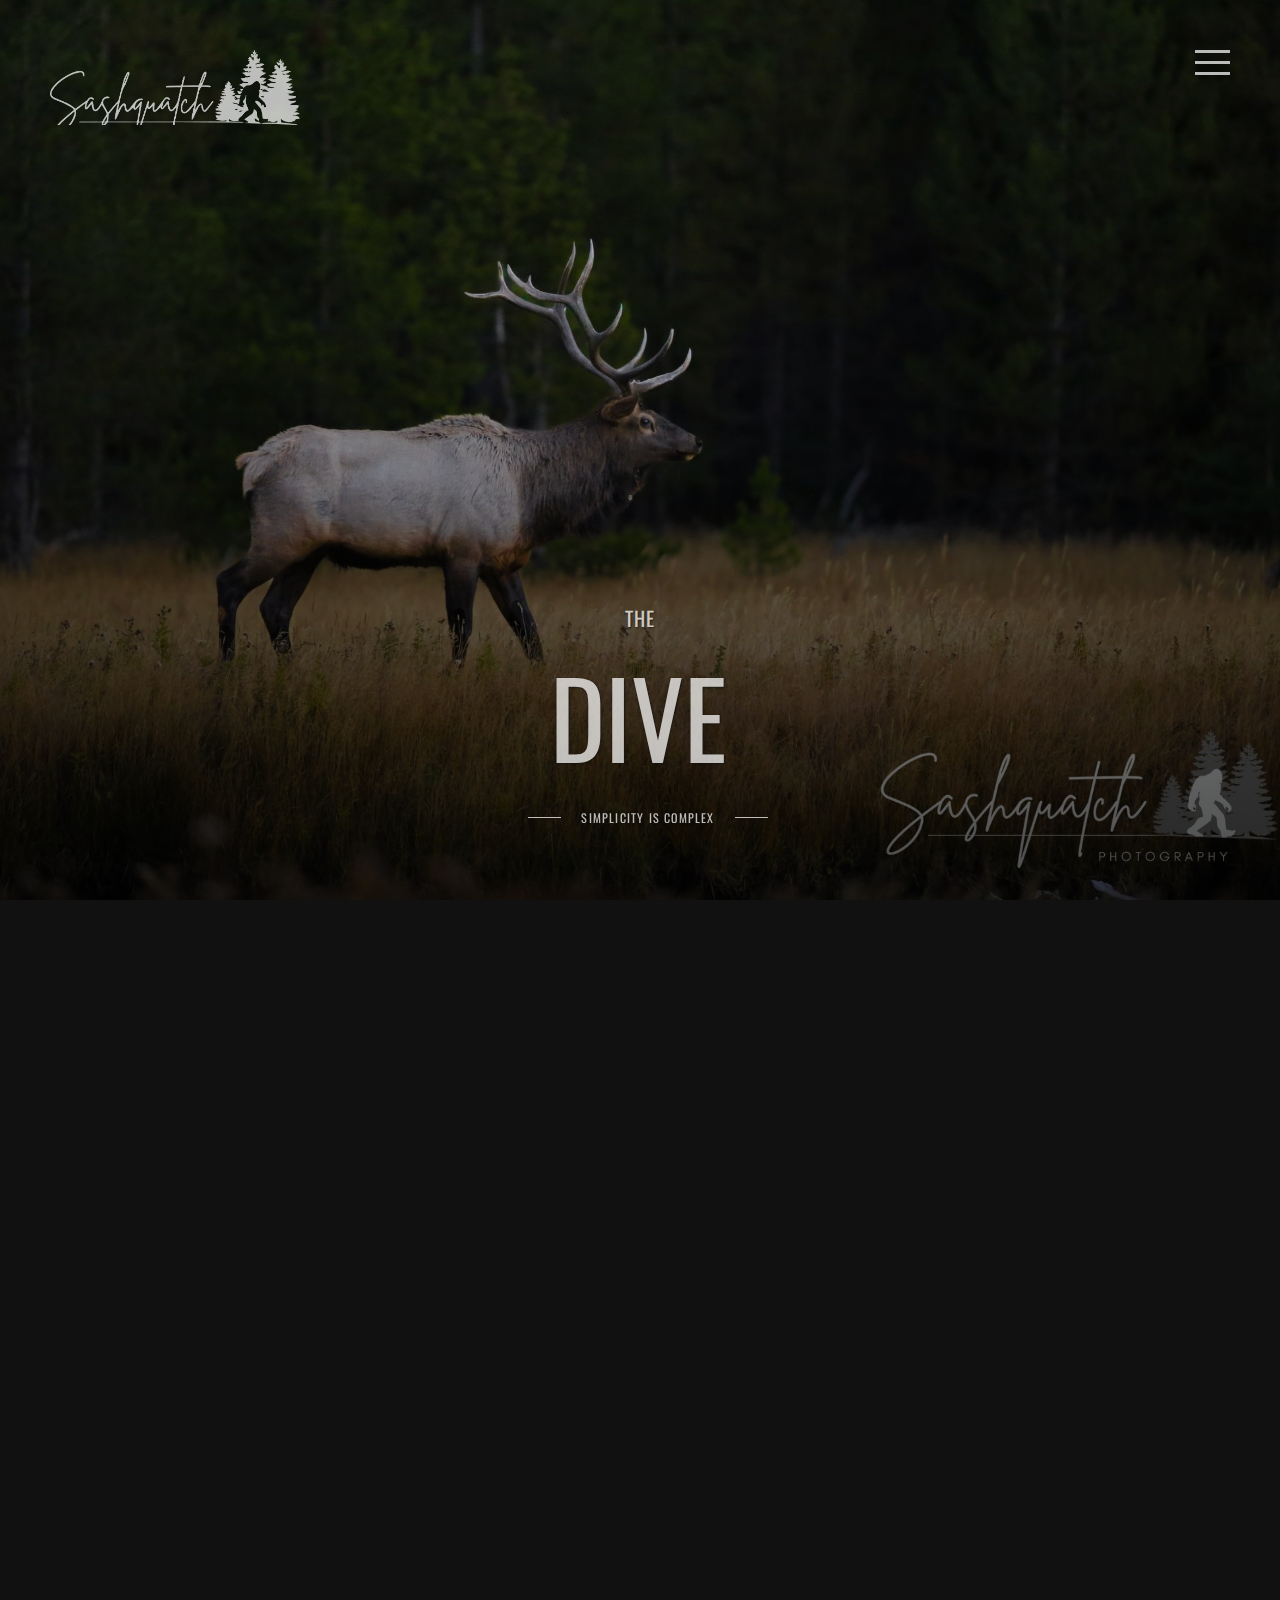
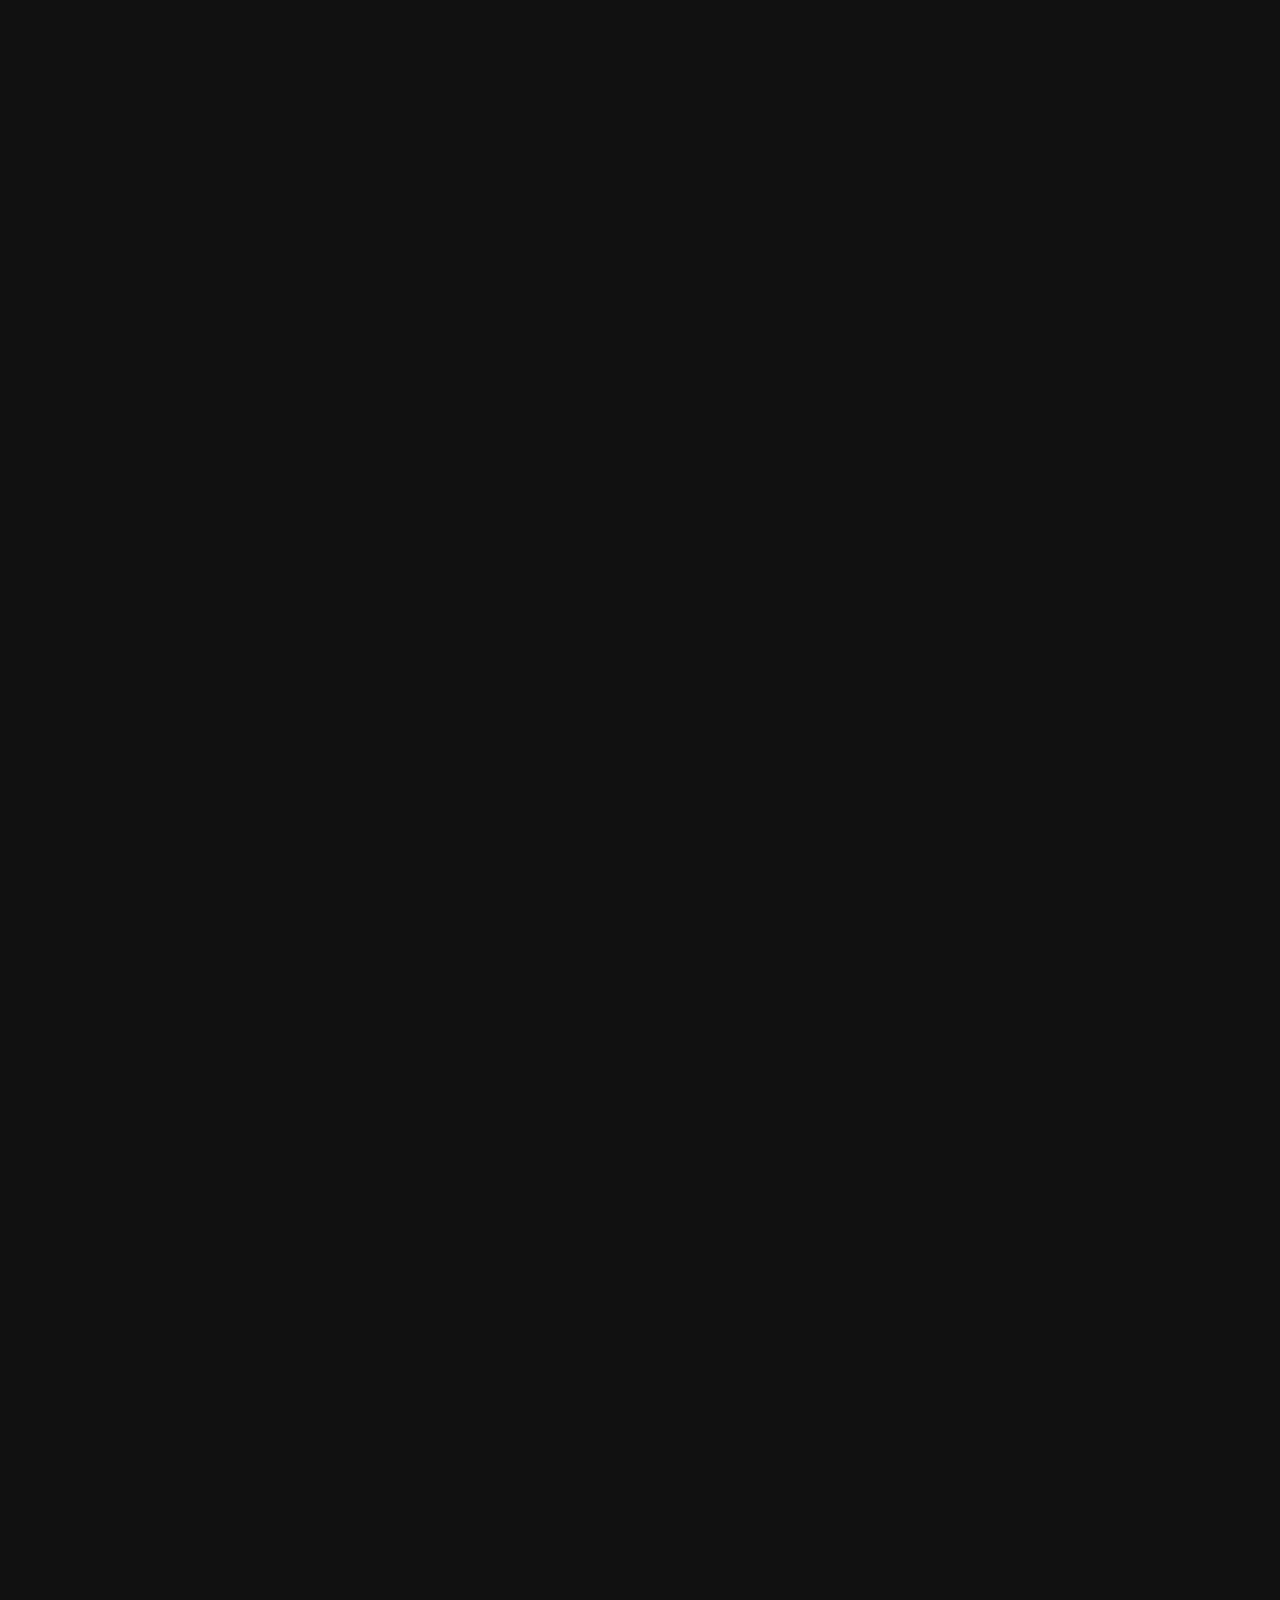
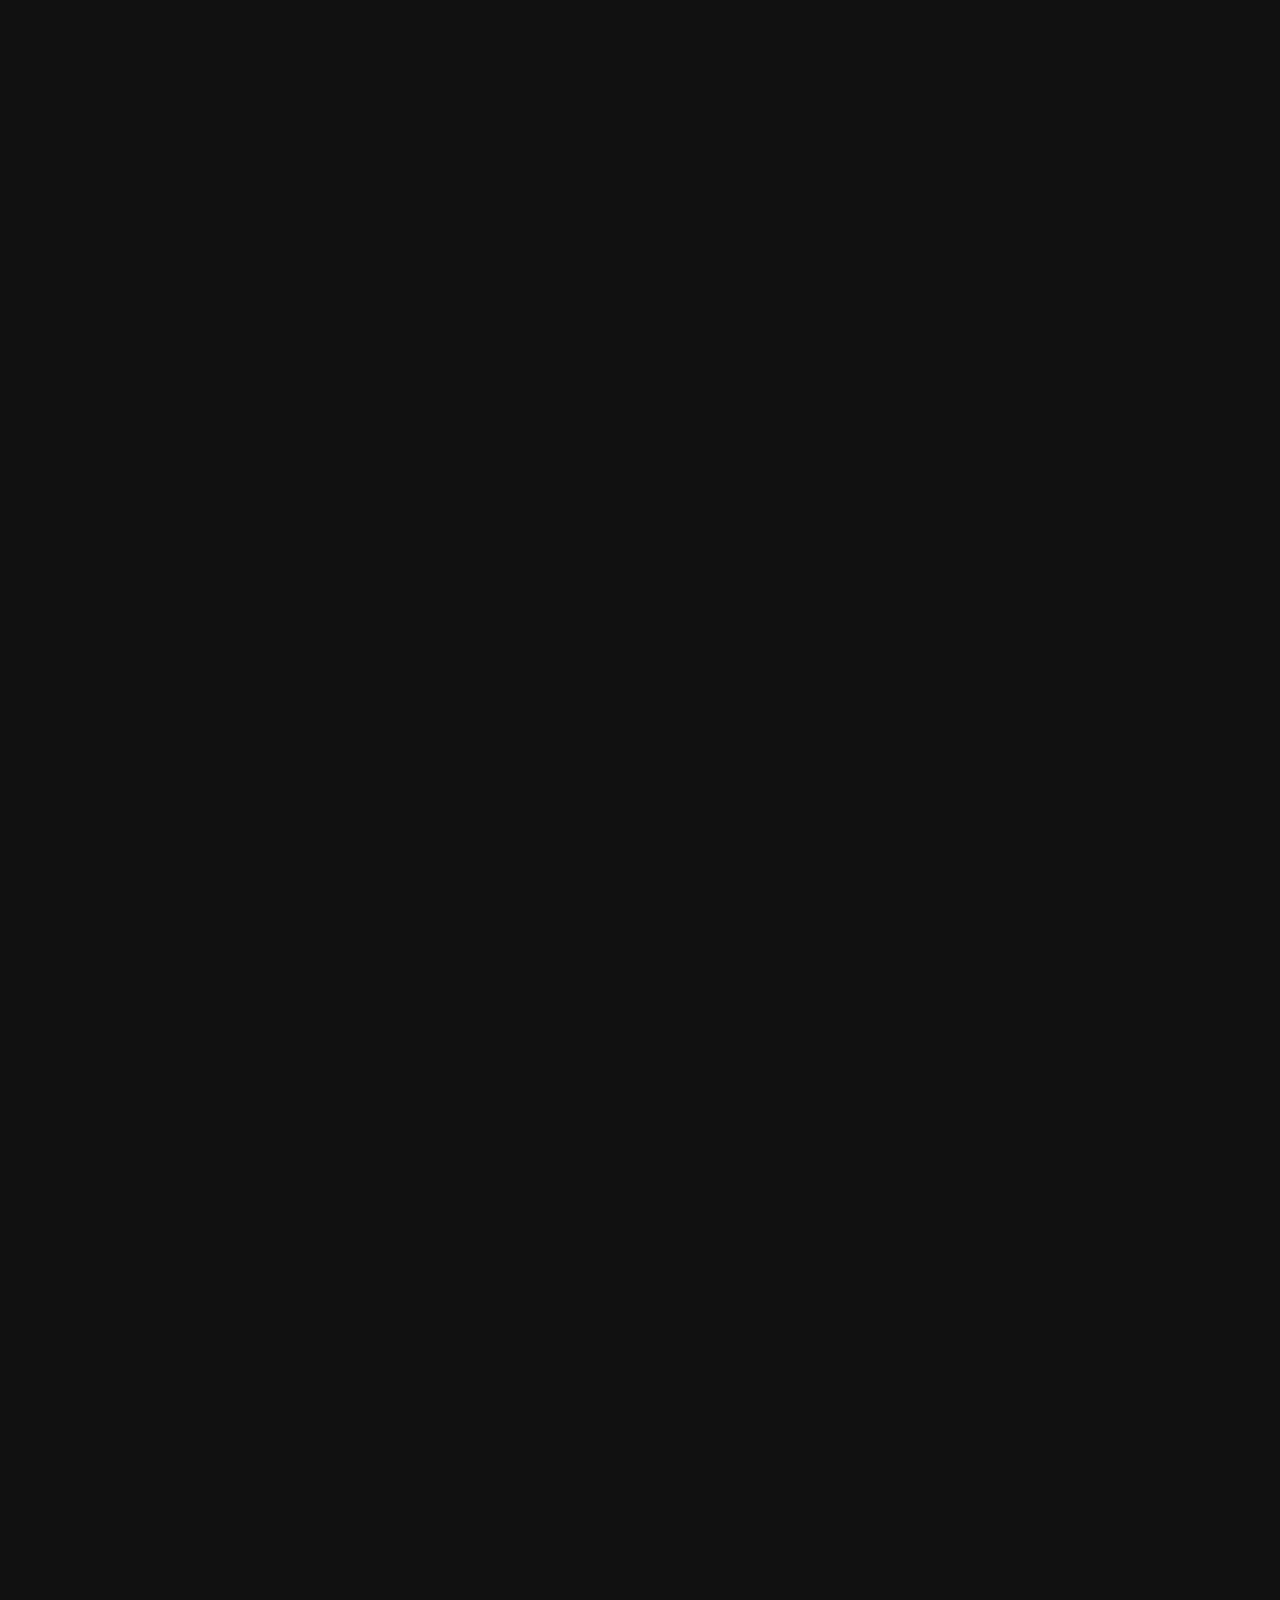
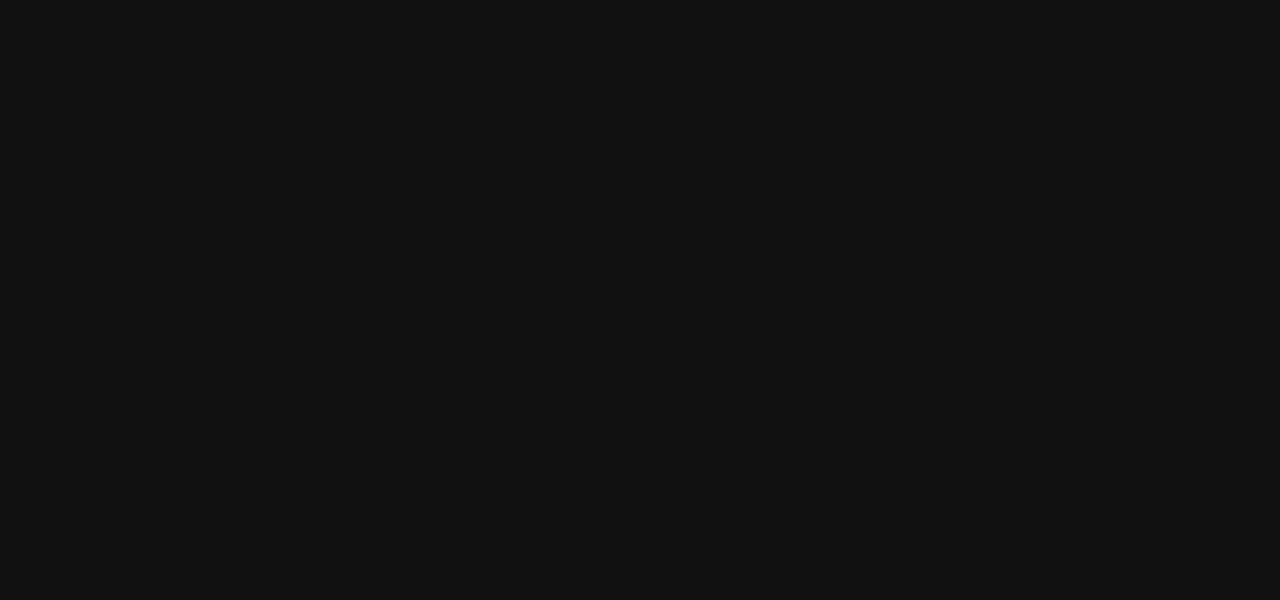
<file: index-SINGLE-IMAGE.html>
<!DOCTYPE html>
<html lang="en">
  <head>
    <meta charset="utf-8" />
    <title>The Dive || The Template</title>
    <meta content="" name="description" />
    <meta content="" name="author" />
    <meta content="" name="keywords" />
    <meta
      content="height=device-height, width=device-width, initial-scale=1.0, minimum-scale=1.0, maximum-scale=1.0, user-scalable=no"
      name="viewport"
    />
    <!-- The Dive, The Template v1.0 || ex nihilo || October 2017 -->
    <!-- style start -->
    <link href="css/plugins.css" media="all" rel="stylesheet" type="text/css" />
    <link href="css/style.css" media="all" rel="stylesheet" type="text/css" />
    <!-- style end -->
    <!-- google fonts start -->
    <link
      href="http://fonts.googleapis.com/css?family=Raleway:100,200,300,400,500,600,700,800,900%7COswald:300,400,700"
      rel="stylesheet"
      type="text/css"
    />
    <!-- google fonts end -->
  </head>
  <body>
    <!-- preloader start -->
    <div class="preloader-bg"></div>
    <div id="preloader">
      <div id="preloader-status">
        <div class="preloader-position loader">
          <span></span>
        </div>
      </div>
    </div>
    <!-- preloader end -->
    <!-- logo start -->
    <a class="logo logo-light"> <div class="logo-img fadeIn-element"></div></a
    ><!-- logo end -->
    <!-- navigation start -->
    <div class="navigation-fire main-menu main-menu-light fadeIn-element">
      <span></span>
    </div>
    <nav class="navigation-menu">
      <!-- center container menu start -->
      <div class="center-container-menu">
        <!-- center block menu start -->
        <div class="center-block-menu">
          <ul class="brackets">
            <li>
              <a class="menu-state active" href="#home">Home</a>
            </li>
            <li>
              <a class="menu-state" href="#about">About</a>
            </li>
            <li>
              <a class="menu-state" href="#works">Works</a>
            </li>
            <li>
              <a class="menu-state" href="#services">Services</a>
            </li>
            <li>
              <a class="menu-state" href="#news">News</a>
            </li>
            <li class="last">
              <a class="menu-state" href="#contact">Contact</a>
            </li>
          </ul>
        </div>
        <!-- center block menu end -->
      </div>
      <!-- center container menu end -->
    </nav>
    <!-- navigation end -->
    <!-- fullPage start -->
    <div id="fullpage">
      <!-- section home start -->
      <div class="section overlay overlay-dark-70" id="section0">
        <!-- home bg start -->
        <div class="section-bg-home"></div>
        <!-- home bg end -->
        <!-- introduction start -->
        <div class="introduction">
          <!-- home title start -->
          <h2 class="home-page-main-title fadeIn-element">The</h2>
          <h1 class="home-page-main-title fadeIn-element">Dive</h1>
          <!-- home title end -->
          <!-- home subtitle start -->
          <div class="split-border">
            <div class="home-page-subtitle-carousel owl-carousel">
              <span class="home-page-title-2 fadeIn-element"
                >Simplicity is complex</span
              >
              <span class="home-page-title-2 fadeIn-element"
                >Design is a process</span
              >
              <span class="home-page-title-2 fadeIn-element"
                >Aesthetic is a decision</span
              >
              <span class="home-page-title-2 fadeIn-element"
                >Style is everything</span
              >
            </div>
          </div>
          <!-- home subtitle end -->
        </div>
        <!-- introduction end -->
      </div>
      <!-- section home end -->
      <!-- section about start -->
      <div class="section" id="section1">
        <!-- section title start -->
        <div class="section-title-vertical">
          <span>About</span>
        </div>
        <!-- section title end -->
        <!-- container start -->
        <div class="container-fluid sections">
          <!-- row start -->
          <div class="row">
            <!-- col start -->
            <div class="col-md-6 col-sm-6 nopadding">
              <!-- slick left about start -->
              <div class="slick-left-about overlay overlay-inverse-dark-35">
                <!-- slick left about item img start -->
                <div class="img-fullwidth-wrapper">
                  <div
                    class="img-fullwidth img-fullwidth-all img-fullwidth-about-carousel"
                  ></div>
                </div>
                <!-- slick left about item img end -->
              </div>
              <!-- slick left about end -->
            </div>
            <!-- col end -->
            <!-- col start -->
            <div class="col-md-6 col-sm-6 nopadding">
              <!-- slick right about start -->
              <div class="slick-right-about">
                <!-- about content 1 start -->
                <div class="img-fullwidth-wrapper">
                  <div class="about-content">
                    <div class="about-content-inner">
                      <!-- main txt start -->
                      <div class="height-correction">
                        <div class="text-title">
                          <h4>Snapping the unseen</h4>
                        </div>
                        <div class="text-txt">
                          <p>
                            Lorem ipsum dolor sit amet, consectetur adipiscing
                            elit. Donec vestibulum libero nec erat pulvinar, sed
                            sollicitudin ex consectetur.
                          </p>
                        </div>
                        <div class="text-spacer">
                          <a class="c-btn inverse" href="#works"
                            ><span>My Portfolio</span></a
                          >
                        </div>
                      </div>
                      <!-- main txt end -->
                    </div>
                  </div>
                </div>
                <div class="img-fullwidth-wrapper">
                  <div class="about-content">
                    <div class="about-content-inner">
                      <!-- facts counter start -->
                      <h3>My Statistics</h3>
                      <div class="facts-counter-wrapper">
                        <!-- col start -->
                        <div class="col-xs-6 col-sm-3">
                          <!-- fact 1 start -->
                          <div class="facts-counter-number">36</div>
                          <div class="facts-counter-description">
                            <i
                              class="ion-ios-briefcase-outline facts-counter-description-img"
                            ></i>
                            <span class="facts-counter-title"
                              >Completed Jobs</span
                            >
                          </div>
                          <!-- fact 1 end -->
                        </div>
                        <!-- col end -->
                        <!-- col start -->
                        <div class="col-xs-6 col-sm-3">
                          <!-- fact 2 start -->
                          <div class="facts-counter-number large">36</div>
                          <div class="facts-counter-description">
                            <i
                              class="ion-ios-wineglass-outline facts-counter-description-img large"
                            ></i>
                            <span class="facts-counter-title large"
                              >Clients Served</span
                            >
                          </div>
                          <!-- fact 2 end -->
                        </div>
                        <!-- col end -->
                        <!-- clearfix start -->
                        <div class="clearfix visible-xs-block"></div>
                        <!-- clearfix end -->
                        <!-- col start -->
                        <div class="col-xs-6 col-sm-3">
                          <!-- fact 3 start -->
                          <div class="facts-counter-number large">18</div>
                          <div class="facts-counter-description">
                            <i
                              class="ion-ios-world-outline facts-counter-description-img large"
                            ></i>
                            <span class="facts-counter-title large"
                              >States Reached</span
                            >
                          </div>
                          <!-- fact 3 end -->
                        </div>
                        <!-- col end -->
                        <!-- col start -->
                        <div class="col-xs-6 col-sm-3">
                          <!-- fact 4 start -->
                          <div class="facts-counter-number">1976</div>
                          <div class="facts-counter-description">
                            <i
                              class="ion-ios-photos-outline facts-counter-description-img"
                            ></i>
                            <span class="facts-counter-title"
                              >Photos Taken</span
                            >
                          </div>
                          <!-- fact 4 end -->
                        </div>
                        <!-- col end -->
                      </div>
                      <!-- facts counter end -->
                    </div>
                  </div>
                </div>
              </div>
              <!-- slick right about end -->
            </div>
            <!-- col end -->
          </div>
          <!-- row end -->
        </div>
        <!-- container end -->
      </div>
      <!-- section about end -->
      <!-- section works start -->
      <div class="section" id="section2">
        <!-- section title start -->
        <div class="section-title-vertical right-side">
          <span>Works</span>
        </div>
        <!-- section title end -->
        <!-- works IMG carousel start -->
        <div class="works-page-img-wrapper">
          <div class="owl-carousel" id="works-page-img-carousel">
            <!-- works IMG carousel item start -->
            <div class="works-page-img-carousel-item">
              <!-- works IMG carousel item 1 start -->
              <div
                class="works-page-img-carousel-item-1 overlay overlay-inverse-dark-35"
              >
                <div class="works-page-img-carousel-wrapper">
                  <div class="works-page-img-carousel-text">
                    <div class="works-page-img-carousel-heading">
                      Culture / Travel
                    </div>
                    <div class="works-page-img-carousel-title">
                      <h4>
                        Simplicity<br />
                        is complex
                      </h4>
                    </div>
                    <div class="works-page-img-carousel-content">
                      <div class="works-page-img-carousel-spacer-top"></div>
                      <a
                        class="c-btn inverse popup-photo"
                        href="img/background3.png"
                        title="Simplicity is complex"
                        ><span>View image</span></a
                      >
                    </div>
                  </div>
                </div>
              </div>
              <!-- works IMG carousel item 1 end -->
              <!-- works IMG carousel item 2 start -->
              <div
                class="works-page-img-carousel-item-2 overlay overlay-inverse-dark-35"
              >
                <div class="works-page-img-carousel-wrapper">
                  <div class="works-page-img-carousel-text">
                    <div class="works-page-img-carousel-heading">
                      Culture / Travel
                    </div>
                    <div class="works-page-img-carousel-title">
                      <h4>
                        Design<br />
                        is a process
                      </h4>
                    </div>
                    <div class="works-page-img-carousel-content">
                      <div class="works-page-img-carousel-spacer-top"></div>
                      <a
                        class="c-btn inverse popup-photo"
                        href="img/background4.png"
                        title="Design is a process"
                        ><span>View image</span></a
                      >
                    </div>
                  </div>
                </div>
              </div>
              <!-- works IMG carousel item 2 end -->
            </div>
            <!-- works IMG carousel item end -->
            <!-- works IMG carousel item start -->
            <div class="works-page-img-carousel-item">
              <!-- works IMG carousel item 3 start -->
              <div
                class="works-page-img-carousel-item-3 overlay overlay-inverse-dark-35"
              >
                <div class="works-page-img-carousel-wrapper">
                  <div class="works-page-img-carousel-text">
                    <div class="works-page-img-carousel-heading">
                      Culture / Travel
                    </div>
                    <div class="works-page-img-carousel-title">
                      <h4>
                        Aesthetic<br />
                        is a decision
                      </h4>
                    </div>
                    <div class="works-page-img-carousel-content">
                      <div class="works-page-img-carousel-spacer-top"></div>
                      <a
                        class="c-btn inverse popup-photo"
                        href="img/background5.png"
                        title="Design is a process"
                        ><span>View image</span></a
                      >
                    </div>
                  </div>
                </div>
              </div>
              <!-- works IMG carousel item 3 end -->
              <!-- works IMG carousel item 4 start -->
              <div
                class="works-page-img-carousel-item-4 overlay overlay-inverse-dark-35"
              >
                <div class="works-page-img-carousel-wrapper">
                  <div class="works-page-img-carousel-text">
                    <div class="works-page-img-carousel-heading">
                      Culture / Travel
                    </div>
                    <div class="works-page-img-carousel-title">
                      <h4>
                        Style<br />
                        is everything
                      </h4>
                    </div>
                    <div class="works-page-img-carousel-content">
                      <div class="works-page-img-carousel-spacer-top"></div>
                      <a
                        class="c-btn inverse popup-photo"
                        href="img/background6.png"
                        title="Aesthetic is a decision"
                        ><span>View image</span></a
                      >
                    </div>
                  </div>
                </div>
              </div>
              <!-- works IMG carousel item 4 end -->
            </div>
            <!-- works IMG carousel item end -->
            <!-- works IMG carousel item start -->
            <div class="works-page-img-carousel-item">
              <!-- works IMG carousel item 5 start -->
              <div
                class="works-page-img-carousel-item-5 overlay overlay-inverse-dark-35"
              >
                <div class="works-page-img-carousel-wrapper">
                  <div class="works-page-img-carousel-text">
                    <div class="works-page-img-carousel-heading">
                      Culture / Travel
                    </div>
                    <div class="works-page-img-carousel-title">
                      <h4>
                        Simplicity<br />
                        is complex
                      </h4>
                    </div>
                    <div class="works-page-img-carousel-content">
                      <div class="works-page-img-carousel-spacer-top"></div>
                      <a
                        class="c-btn inverse popup-photo"
                        href="img/background7.png"
                        title="Simplicity is complex"
                        ><span>View image</span></a
                      >
                    </div>
                  </div>
                </div>
              </div>
              <!-- works IMG carousel item 5 end -->
              <!-- works IMG carousel item 6 start -->
              <div
                class="works-page-img-carousel-item-6 overlay overlay-inverse-dark-35"
              >
                <div class="works-page-img-carousel-wrapper">
                  <div class="works-page-img-carousel-text">
                    <div class="works-page-img-carousel-heading">
                      Culture / Travel
                    </div>
                    <div class="works-page-img-carousel-title">
                      <h4>
                        Design<br />
                        is a process
                      </h4>
                    </div>
                    <div class="works-page-img-carousel-content">
                      <div class="works-page-img-carousel-spacer-top"></div>
                      <a
                        class="c-btn inverse popup-photo"
                        href="img/background8.png"
                        title="Design is a process"
                        ><span>View image</span></a
                      >
                    </div>
                  </div>
                </div>
              </div>
              <!-- works IMG carousel item 6 end -->
            </div>
            <!-- works IMG carousel item end -->
            <!-- works IMG carousel item start -->
            <div class="works-page-img-carousel-item">
              <!-- works IMG carousel item 7 start -->
              <div
                class="works-page-img-carousel-item-7 overlay overlay-inverse-dark-35"
              >
                <div class="works-page-img-carousel-wrapper">
                  <div class="works-page-img-carousel-text">
                    <div class="works-page-img-carousel-heading">
                      Culture / Travel
                    </div>
                    <div class="works-page-img-carousel-title">
                      <h4>
                        Aesthetic<br />
                        is a decision
                      </h4>
                    </div>
                    <div class="works-page-img-carousel-content">
                      <div class="works-page-img-carousel-spacer-top"></div>
                      <a
                        class="c-btn inverse popup-photo"
                        href="img/background9.png"
                        title="Aesthetic is a decision"
                        ><span>View image</span></a
                      >
                    </div>
                  </div>
                </div>
              </div>
              <!-- works IMG carousel item 7 end -->
              <!-- works IMG carousel item 8 start -->
              <div
                class="works-page-img-carousel-item-8 overlay overlay-inverse-dark-35"
              >
                <div class="works-page-img-carousel-wrapper">
                  <div class="works-page-img-carousel-text">
                    <div class="works-page-img-carousel-heading">
                      Culture / Travel
                    </div>
                    <div class="works-page-img-carousel-title">
                      <h4>
                        Style<br />
                        is everything
                      </h4>
                    </div>
                    <div class="works-page-img-carousel-content">
                      <div class="works-page-img-carousel-spacer-top"></div>
                      <a
                        class="c-btn inverse popup-photo"
                        href="img/background10.png"
                        title="Style is everything"
                        ><span>View image</span></a
                      >
                    </div>
                  </div>
                </div>
              </div>
              <!-- works IMG carousel item 8 end -->
            </div>
          </div>
        </div>
        <!-- works IMG carousel end -->
      </div>
      <!-- section works end -->
      <!-- section services start -->
      <div class="section" id="section3">
        <!-- section title start -->
        <div class="section-title-vertical">
          <span>Services</span>
        </div>
        <!-- section title end -->
        <!-- container start -->
        <div class="container-fluid sections">
          <!-- row start -->
          <div class="row">
            <!-- col start -->
            <div class="col-md-6 col-sm-6 nopadding">
              <!-- slick services start -->
              <div class="slick-services overlay overlay-inverse-dark-35">
                <!-- services carousel item 1 img start -->
                <div class="img-fullwidth-wrapper">
                  <div
                    class="img-fullwidth img-fullwidth-all img-fullwidth-services-carousel-1"
                  ></div>
                </div>
                <!-- services carousel item 1 img end -->
                <!-- services carousel item 2 img start -->
                <div class="img-fullwidth-wrapper">
                  <div
                    class="img-fullwidth img-fullwidth-all img-fullwidth-services-carousel-2"
                  ></div>
                </div>
                <!-- services carousel item 2 img end -->
                <!-- services carousel item 3 img start -->
                <div class="img-fullwidth-wrapper">
                  <div
                    class="img-fullwidth img-fullwidth-all img-fullwidth-services-carousel-3"
                  ></div>
                </div>
                <!-- services carousel item 3 img end -->
              </div>
              <!-- slick services end -->
            </div>
            <!-- col end -->
            <!-- col start -->
            <div class="col-md-6 col-sm-6 nopadding">
              <!-- services container start -->
              <div class="services-container dark-logo">
                <div class="blockquote">
                  <!-- center container start -->
                  <div class="center-container">
                    <!-- center block start -->
                    <div class="center-block">
                      <div class="services-wrapper">
                        <div class="services-accordion">
                          <ul>
                            <li>
                              <span>Photography</span>
                              <ul>
                                <li>
                                  <a href="#">Commercial / Stock</a>
                                </li>
                                <li>
                                  <a href="#">Beauty / Fashion</a>
                                </li>
                                <li>
                                  <a href="#">Nature / Landscapes</a>
                                </li>
                              </ul>
                            </li>
                            <li>
                              <span>Brand Identity</span>
                              <ul>
                                <li>
                                  <a href="#">Colors</a>
                                </li>
                                <li>
                                  <a href="#">Design</a>
                                </li>
                                <li>
                                  <a href="#">Logotype</a>
                                </li>
                              </ul>
                            </li>
                          </ul>
                        </div>
                      </div>
                    </div>
                    <!-- center block end -->
                  </div>
                  <!-- center container end -->
                </div>
              </div>
              <!-- services container end -->
            </div>
            <!-- col end -->
          </div>
          <!-- row end -->
        </div>
        <!-- container end -->
      </div>
      <!-- section services end -->
      <!-- section news start -->
      <div class="section" id="section4">
        <!-- section title start -->
        <div class="section-title-vertical right-side">
          <span>News</span>
        </div>
        <!-- section title end -->
        <!-- news IMG carousel start -->
        <div class="news-page-img-wrapper">
          <div class="owl-carousel" id="news-page-img-carousel">
            <!-- news IMG carousel item 1 start -->
            <div class="news-page-img-carousel-item">
              <div
                class="news-page-img-carousel-item-1 overlay overlay-inverse-dark-35"
              >
                <div class="news-page-img-carousel-wrapper">
                  <div class="news-page-img-carousel-text">
                    <div class="news-page-img-carousel-heading">
                      Travel / Adventure
                    </div>
                    <div class="news-page-img-carousel-title">
                      <h4>
                        San Pedro<br />
                        Belize
                      </h4>
                    </div>
                    <div class="news-page-img-carousel-content">
                      <div class="news-page-img-carousel-spacer-top"></div>
                      <p>
                        As we start cooling down here in Montana, it is making
                        us miss the warm beach in San Pedro, Belize
                      </p>
                      <div class="news-page-img-carousel-spacer-bottom">
                        <a
                          class="c-btn c-btn-news inverse toggle-news-content-1"
                          ><span>Read more</span></a
                        >
                      </div>
                    </div>
                  </div>
                </div>
              </div>
            </div>
            <!-- news IMG carousel item 1 end -->
            <!-- news IMG carousel item 2 start -->
            <div class="news-page-img-carousel-item">
              <div
                class="news-page-img-carousel-item-2 overlay overlay-inverse-dark-35"
              >
                <div class="news-page-img-carousel-wrapper">
                  <div class="news-page-img-carousel-text">
                    <div class="news-page-img-carousel-heading">
                      Travel / Adventure
                    </div>
                    <div class="news-page-img-carousel-title">
                      <h4>
                        Lamanai Mayan<br />
                        Ruins
                      </h4>
                    </div>
                    <div class="news-page-img-carousel-content">
                      <div class="news-page-img-carousel-spacer-top"></div>
                      <p>
                        Material items have no fulfilling need; however,
                        traveling and seeing the world fills the soul.
                      </p>
                      <div class="news-page-img-carousel-spacer-bottom">
                        <a
                          class="c-btn c-btn-news inverse toggle-news-content-2"
                          ><span>Read more</span></a
                        >
                      </div>
                    </div>
                  </div>
                </div>
              </div>
            </div>
            <!-- news IMG carousel item 2 end -->
            <!-- news IMG carousel item 3 start -->
            <div class="news-page-img-carousel-item">
              <div
                class="news-page-img-carousel-item-3 overlay overlay-inverse-dark-35"
              >
                <div class="news-page-img-carousel-wrapper">
                  <div class="news-page-img-carousel-text">
                    <div class="news-page-img-carousel-heading">
                      Nature / Beauty
                    </div>
                    <div class="news-page-img-carousel-title">
                      <h4>
                        The Great Blue<br />
                        Heron
                      </h4>
                    </div>
                    <div class="news-page-img-carousel-content">
                      <div class="news-page-img-carousel-spacer-top"></div>
                      <p>
                        The Great Blue Heron bird. He let me get incredibly
                        close to him; he was calm and didn't mind my presence.
                        Still was a little nerve-racking with how large this
                        bird is.
                      </p>
                      <div class="news-page-img-carousel-spacer-bottom">
                        <a
                          class="c-btn c-btn-news inverse toggle-news-content-3"
                          ><span>Read more</span></a
                        >
                      </div>
                    </div>
                  </div>
                </div>
              </div>
            </div>
            <!-- news IMG carousel item 3 end -->
            <!-- news IMG carousel item 4 start -->
            <div class="news-page-img-carousel-item">
              <div
                class="news-page-img-carousel-item-4 overlay overlay-inverse-dark-35"
              >
                <div class="news-page-img-carousel-wrapper">
                  <div class="news-page-img-carousel-text">
                    <div class="news-page-img-carousel-heading">
                      Nature / Beauty
                    </div>
                    <div class="news-page-img-carousel-title">
                      <h4>
                        Massive Bull<br />
                        Elk
                      </h4>
                    </div>
                    <div class="news-page-img-carousel-content">
                      <div class="news-page-img-carousel-spacer-top"></div>
                      <p>
                        The elk stands as the untamed ruler of the wild,
                        unmatched in strength and spirit.
                      </p>
                      <div class="news-page-img-carousel-spacer-bottom">
                        <a
                          class="c-btn c-btn-news inverse toggle-news-content-4"
                          ><span>Read more</span></a
                        >
                      </div>
                    </div>
                  </div>
                </div>
              </div>
            </div>
            <!-- news IMG carousel item 4 end -->
          </div>
        </div>
        <!-- news IMG carousel end -->
        <!-- news MORE carousel item 1 start -->
        <div
          class="panel-left-1 panel-left-bg-1 overlay overlay-inverse-dark-35"
        ></div>
        <div class="panel-right panel-right-1">
          <!-- center container start -->
          <div class="center-container">
            <!-- center block start -->
            <div class="center-block">
              <!-- news MORE carousel content 1 start -->
              <div class="img-fullwidth-wrapper">
                <div class="about-content">
                  <div class="about-content-inner">
                    <!-- main txt start -->
                    <div class="height-correction">
                      <div class="text-title text-title-dark">
                        <div
                          class="news-page-img-carousel-heading news-page-img-carousel-heading-dark"
                        >
                          <span>Tuesday, November 8, 2023</span> Travel /
                          Adventure
                        </div>
                        <h4>
                          San Pedro<br />
                          Belize
                        </h4>
                      </div>
                      <div class="text-txt text-txt-dark">
                        <p>
                          As we start cooling down here in Montana, it is making
                          us miss the warm beach in San Pedro, Belize
                        </p>
                      </div>
                      <div class="text-spacer">
                        <a
                          class="c-btn inverse-dark toggle-news-content-1"
                          href="javascript:void(0)"
                          ><span>Close</span></a
                        >
                      </div>
                    </div>
                    <!-- main txt end -->
                  </div>
                </div>
              </div>
              <!-- news MORE carousel content 1 end -->
            </div>
            <!-- center block end -->
          </div>
          <!-- center container end -->
        </div>
        <!-- news MORE carousel item 1 end -->
        <!-- news MORE carousel item 2 start -->
        <div
          class="panel-left-2 panel-left-bg-2 overlay overlay-inverse-dark-35"
        ></div>
        <div class="panel-right panel-right-2">
          <!-- center container start -->
          <div class="center-container">
            <!-- center block start -->
            <div class="center-block">
              <!-- news MORE carousel content 2 start -->
              <div class="img-fullwidth-wrapper">
                <div class="about-content">
                  <div class="about-content-inner">
                    <!-- main txt start -->
                    <div class="height-correction">
                      <div class="text-title text-title-dark">
                        <div
                          class="news-page-img-carousel-heading news-page-img-carousel-heading-dark"
                        >
                          <span>Saturday, December 6, 2023</span> Travel /
                          Adventure
                        </div>
                        <h4>
                          Lamanai Mayan<br />
                          Ruins
                        </h4>
                      </div>
                      <div class="text-txt text-txt-dark">
                        <p>
                          Lamanai is an ancient Mayan Ruin, which is located
                          north of Belize City, and is the second largest site
                          in Belize. To get to this ruin site, you must take a
                          boat along the New River, which is roughly 2 hours one
                          way. This is the Mask Temple. The masks are carved
                          from blocks of limestone and are adorned with the
                          headdress of a crocodile. This falls in line with the
                          meaning behind Lamanai, which is submerged crocodile.
                          Can you imagine carving this back in 400 CE? What
                          these civilizations could do is honestly jaw dropping.
                          Belize truly has a piece of my heart. There is so much
                          to explore and learn from this amazing country and I
                          cannot wait to go back for the third time.
                        </p>
                      </div>
                      <div class="text-spacer">
                        <a
                          class="c-btn inverse-dark toggle-news-content-2"
                          href="javascript:void(0)"
                          ><span>Close</span></a
                        >
                      </div>
                    </div>
                    <!-- main txt end -->
                  </div>
                </div>
              </div>
              <!-- news MORE carousel content 2 end -->
            </div>
            <!-- center block end -->
          </div>
          <!-- center container end -->
        </div>
        <!-- news MORE carousel item 2 end -->
        <!-- news MORE carousel item 3 start -->
        <div
          class="panel-left-3 panel-left-bg-3 overlay overlay-inverse-dark-35"
        ></div>
        <div class="panel-right panel-right-3">
          <!-- center container start -->
          <div class="center-container">
            <!-- center block start -->
            <div class="center-block">
              <!-- news MORE carousel content 3 start -->
              <div class="img-fullwidth-wrapper">
                <div class="about-content">
                  <div class="about-content-inner">
                    <!-- main txt start -->
                    <div class="height-correction">
                      <div class="text-title text-title-dark">
                        <div
                          class="news-page-img-carousel-heading news-page-img-carousel-heading-dark"
                        >
                          <span>Thursday, December 16, 2023</span> Nature /
                          Beauty
                        </div>
                        <h4>
                          The Great Blue<br />
                          Heron
                        </h4>
                      </div>
                      <div class="text-txt text-txt-dark">
                        <p>
                          The Great Blue Heron bird. He let me get incredibly
                          close to him; he was calm and didn't mind my presence.
                          Still was a little nerve-racking with how large this
                          bird is.
                        </p>
                      </div>
                      <div class="text-spacer">
                        <a
                          class="c-btn inverse-dark toggle-news-content-3"
                          href="javascript:void(0)"
                          ><span>Close</span></a
                        >
                      </div>
                    </div>
                    <!-- main txt end -->
                  </div>
                </div>
              </div>
              <!-- news MORE carousel content 3 end -->
            </div>
            <!-- center block end -->
          </div>
          <!-- center container end -->
        </div>
        <!-- news MORE carousel item 3 end -->
        <!-- news MORE carousel item 4 start -->
        <div
          class="panel-left-4 panel-left-bg-4 overlay overlay-inverse-dark-35"
        ></div>
        <div class="panel-right panel-right-4">
          <!-- center container start -->
          <div class="center-container">
            <!-- center block start -->
            <div class="center-block">
              <!-- news MORE carousel content 4 start -->
              <div class="img-fullwidth-wrapper">
                <div class="about-content">
                  <div class="about-content-inner">
                    <!-- main txt start -->
                    <div class="height-correction">
                      <div class="text-title text-title-dark">
                        <div
                          class="news-page-img-carousel-heading news-page-img-carousel-heading-dark"
                        >
                          <span>Wednesday, Feburary 12, 2025</span> Nature /
                          Beauty
                        </div>

                        <h4>
                          Massive Bull<br />
                          Elk
                        </h4>
                      </div>
                      <div class="text-txt text-txt-dark">
                        <p>
                          The elk stands as the untamed ruler of the wild,
                          unmatched in strength and spirit.
                        </p>
                      </div>
                      <div class="text-spacer">
                        <a
                          class="c-btn inverse-dark toggle-news-content-4"
                          href="javascript:void(0)"
                          ><span>Close</span></a
                        >
                      </div>
                    </div>
                    <!-- main txt end -->
                  </div>
                </div>
              </div>
              <!-- news MORE carousel content 4 end -->
            </div>
            <!-- center block end -->
          </div>
          <!-- center container end -->
        </div>
        <!-- news MORE carousel item 4 end -->
      </div>
      <!-- section news end -->
      <!-- section contact start -->
      <div
        class="section section-contact overlay overlay-dark-90"
        id="section5"
      >
        <!-- contact bg start -->
        <div class="section-bg-contact"></div>
        <!-- contact bg end -->
        <!-- section title start -->
        <div class="section-title-vertical right-side">
          <span>Contact</span>
        </div>
        <!-- section title end -->
        <!-- container start -->
        <div class="container sections">
          <!-- row start -->
          <div class="row">
            <!-- col start -->
            <div class="col-lg-12">
              <div class="text-title-secondary text-title-secondary-contact">
                <h4>Get in touch</h4>
              </div>
            </div>
            <!-- col end -->
          </div>
          <!-- row end -->
          <!-- row start -->
          <div class="row">
            <!-- contact info start -->
            <div class="contact-info-wrapper">
              <!-- col start -->
              <div class="col-sm-4">
                <div class="contact-info-description">
                  <i
                    class="ion-ios-location-outline contact-info-description-img"
                  ></i>
                  <span class="contact-info-text"
                    >Billings<br />
                    MT</span
                  >
                </div>
              </div>
              <!-- col end -->
              <!-- col start -->
              <div class="col-sm-4">
                <div class="contact-info-description">
                  <i
                    class="ion-ios-email-outline contact-info-description-img large"
                  ></i>
                  <span class="contact-info-text large"
                    ><a
                      class="link-underline contact"
                      href="mailto:sashquatch.photography@gmail.com"
                      >sashquatch.photography@gmail.com</a
                    ></span
                  >
                </div>
              </div>
              <!-- col end -->
              <!-- col start -->
              <div class="col-sm-4">
                <div class="contact-info-description">
                  <i
                    class="ion-ios-telephone-outline contact-info-description-img"
                  ></i>
                  <span class="contact-info-text"
                    >[00] 11 - 76<br />
                    [01] 11 - 76</span
                  >
                </div>
              </div>
              <!-- col end -->
            </div>
            <!-- contact info end -->
          </div>
          <!-- row end -->
          <!-- row start -->
          <div class="row">
            <!-- col start -->
            <div class="col-lg-12">
              <!-- newsletter form start -->
              <div id="subscribe-wrapper">
                <h2 class="section-heading newsletter">Book a shoot</h2>
                <div id="newsletter">
                  <div class="newsletter">
                    <div id="subscribe">
                      <input
                        class="subscribe-requiredField subscribe-email"
                        id="subscribe-email"
                        name="subscribe-email"
                        placeholder="Email"
                        type="text"
                      />
                      <button
                        class="c-btn fullwidth"
                        id="submit-2"
                        type="button"
                        onclick="handleSubmit()"
                      >
                        <span>Contact Me</span>
                      </button>
                    </div>
                  </div>
                </div>
                <!-- newsletter form end -->
              </div>
              <!-- col end -->
            </div>
          </div>
          <!-- row end -->
          <!-- row start -->
          <div class="row">
            <!-- col start -->
            <div class="col-lg-12">
              <!-- social icons start -->
              <div class="social-icons-wrapper">
                <ul class="social-icons">
                  <li class="social-icon">
                    <a class="ion-social-twitter" href="#"></a>
                  </li>
                  <li class="social-icon">
                    <a class="ion-social-facebook" href="#"></a>
                  </li>
                  <li class="social-icon">
                    <a class="ion-social-googleplus" href="#"></a>
                  </li>
                  <li class="social-icon">
                    <a class="ion-social-youtube" href="#"></a>
                  </li>
                  <li class="social-icon">
                    <a class="ion-social-linkedin" href="#"></a>
                  </li>
                  <li class="social-icon">
                    <a class="ion-social-instagram" href="#"></a>
                  </li>
                  <li class="social-icon">
                    <a class="ion-social-pinterest" href="#"></a>
                  </li>
                  <li class="social-icon">
                    <a class="ion-social-dribbble" href="#"></a>
                  </li>
                </ul>
              </div>
              <!-- social icons end -->
            </div>
            <!-- col end -->
          </div>
          <!-- row end -->
        </div>
        <!-- container end -->
      </div>
      <!-- section contact end -->
    </div>
    <!-- fullPage end -->
    <!-- scripts start -->
    <script src="js/plugins.js" type="text/javascript"></script>
    <script src="js/the-dive-the-template.js"></script>
    <!-- scripts end -->
    <script>
      function handleSubmit() {
        const emailInput = document.getElementById("subscribe-email");
        const email = emailInput.value.trim();

        if (!email) {
          alert("Please enter a valid email address.");
          return;
        }

        // Basic email format validation
        const emailRegex = /^[^\s@]+@[^\s@]+\.[^\s@]+$/;
        if (!emailRegex.test(email)) {
          alert("Please enter a valid email address.");
          return;
        }

        // Send the email via fetch to the PHP script
        fetch("subscribe.php", {
          method: "POST",
          headers: {
            "Content-Type": "application/x-www-form-urlencoded",
          },
          body: "subscribe-email=" + encodeURIComponent(email),
        })
          .then((response) => response.json())
          .then((data) => {
            if (data.success) {
              alert("Thank you! Your request has been sent.");
              emailInput.value = ""; // Clear the input
            } else {
              alert("Error: " + data.message);
            }
          })
          .catch((error) => {
            console.error("Error:", error);
            alert("An error occurred while sending your request.");
          });
      }
    </script>
  </body>
</html>
</file>
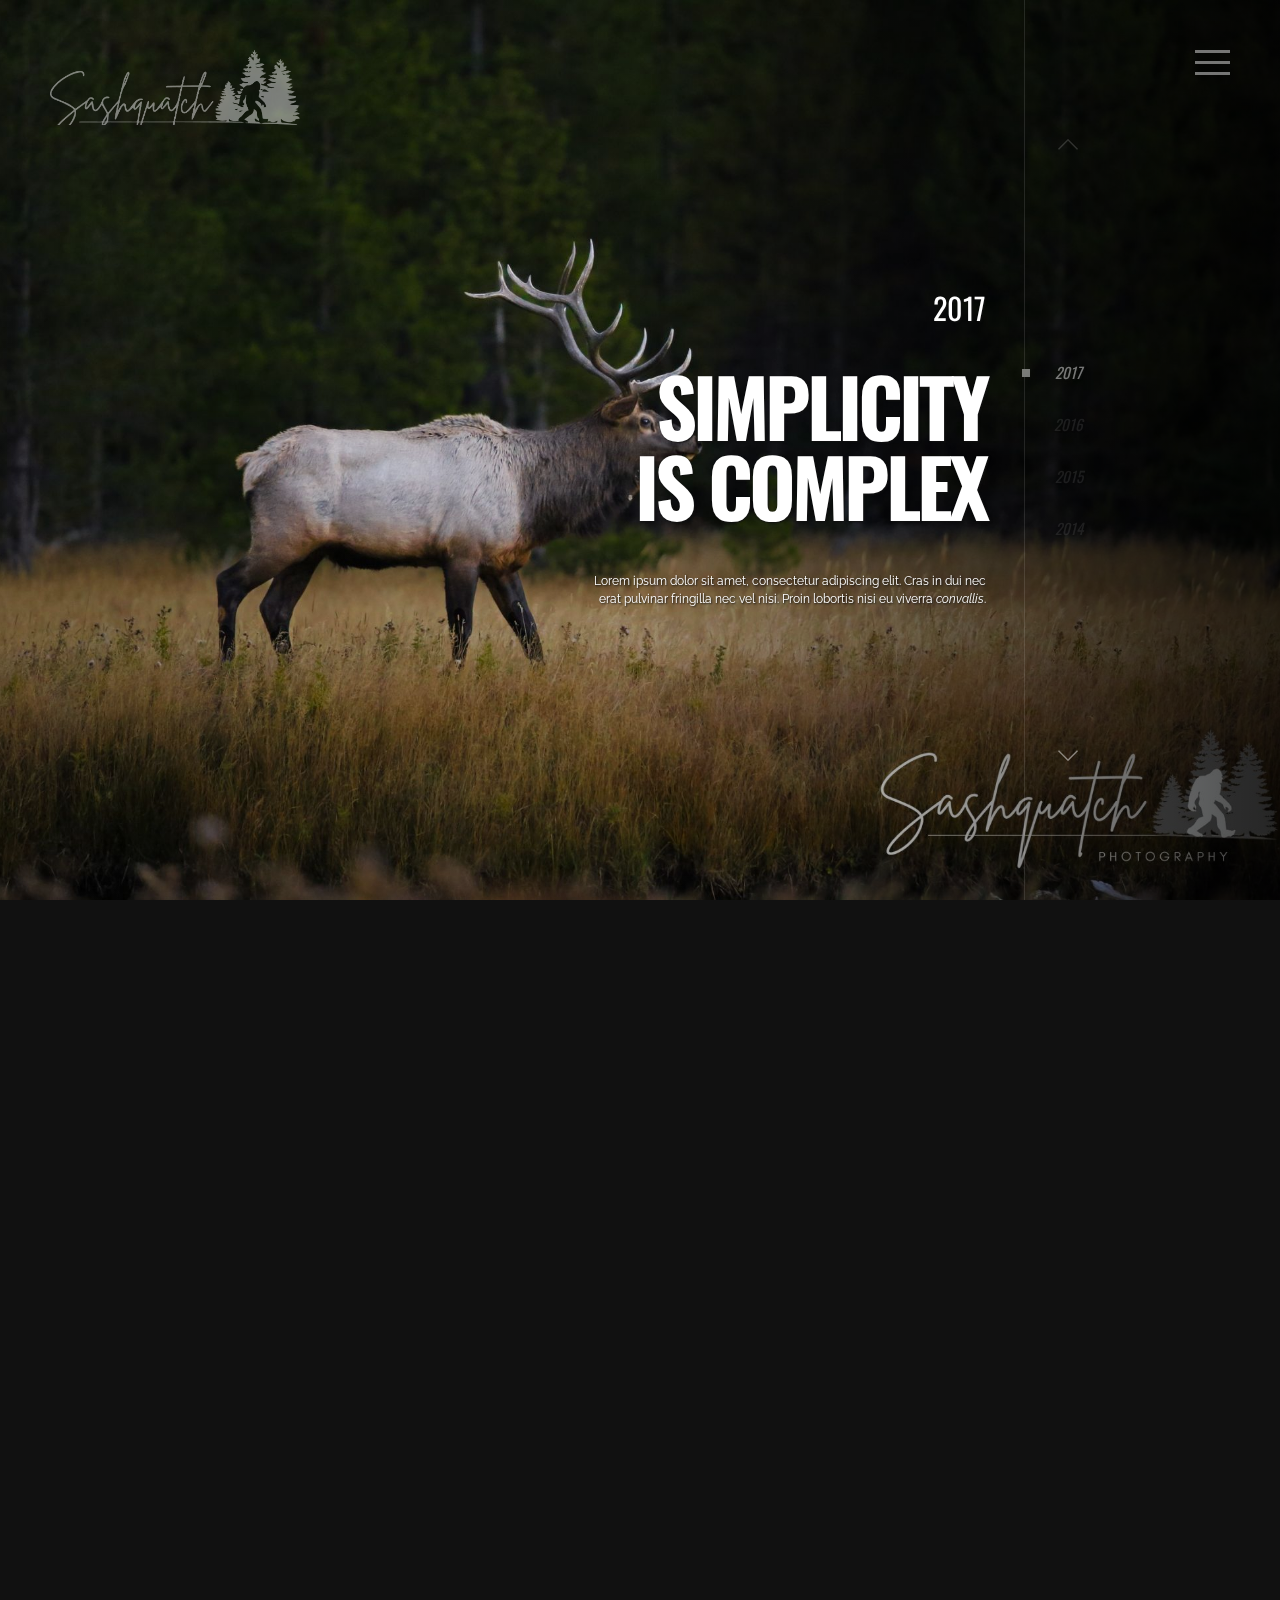
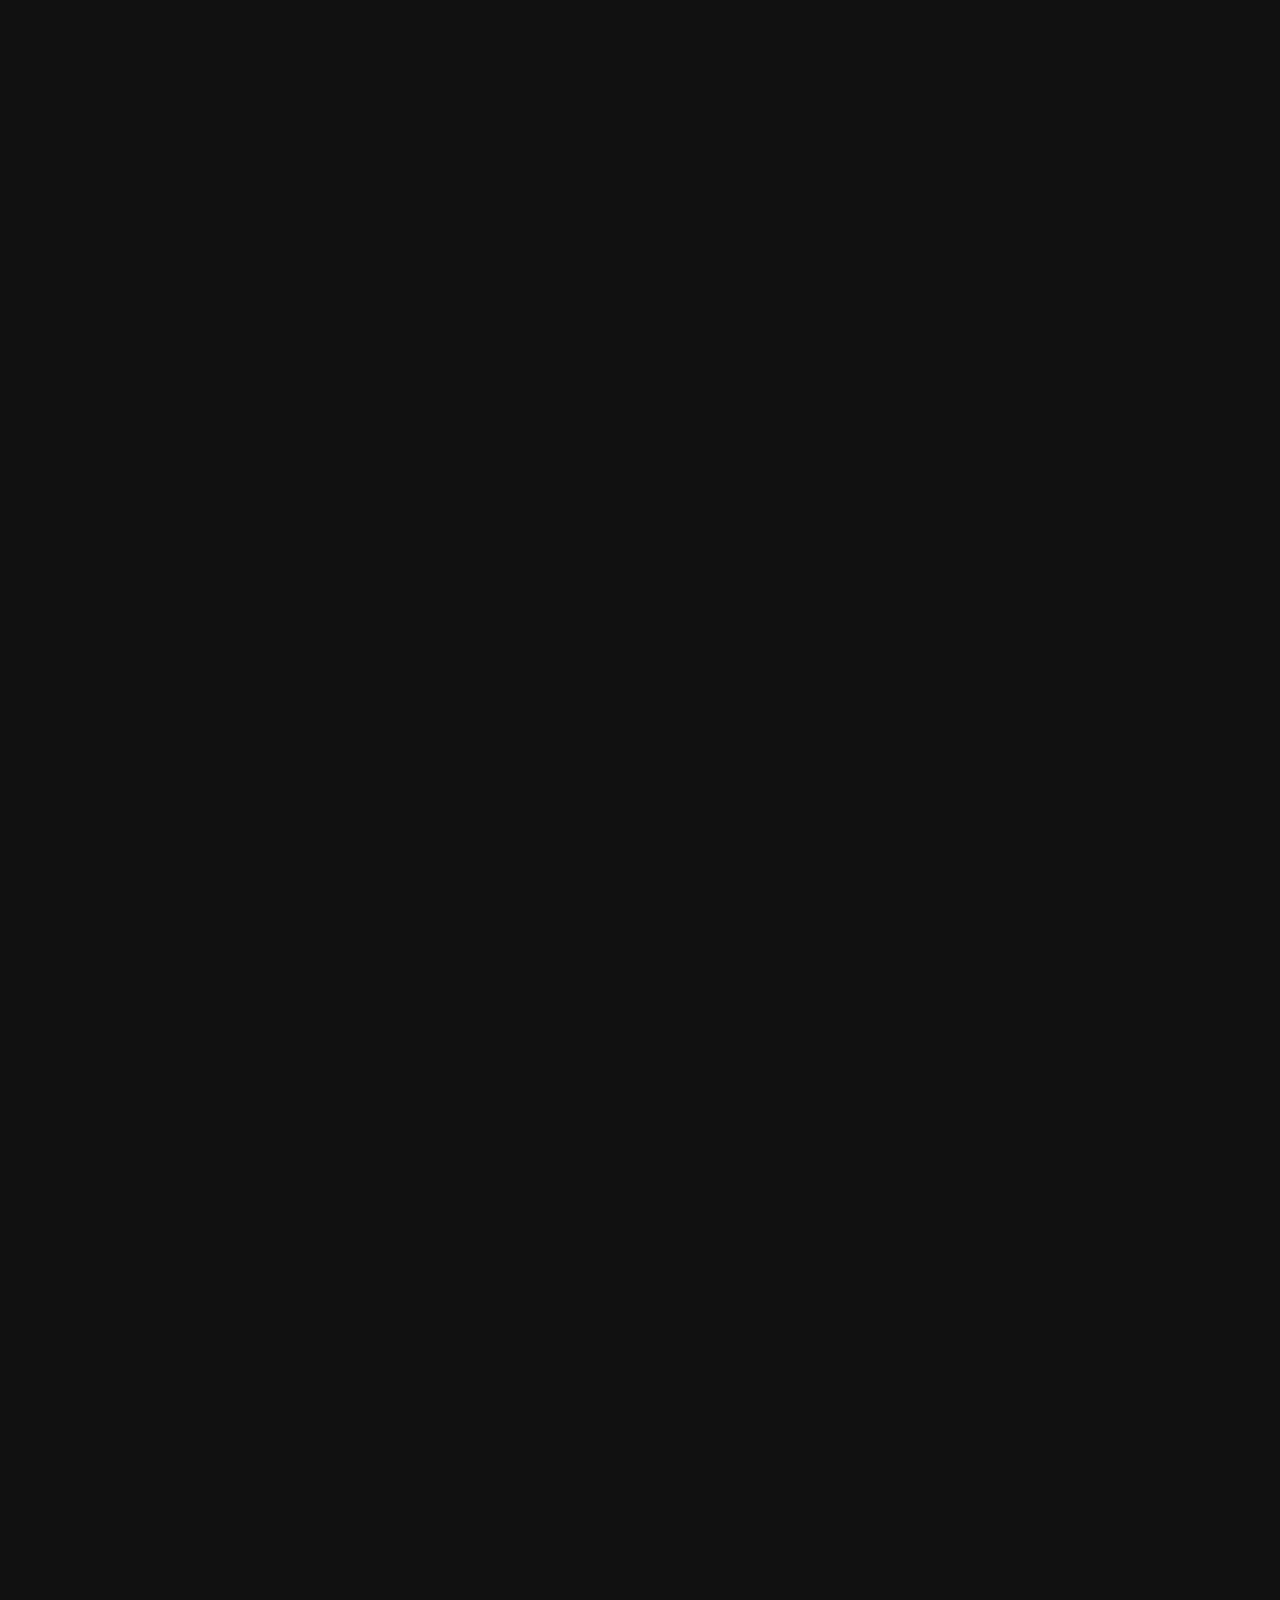
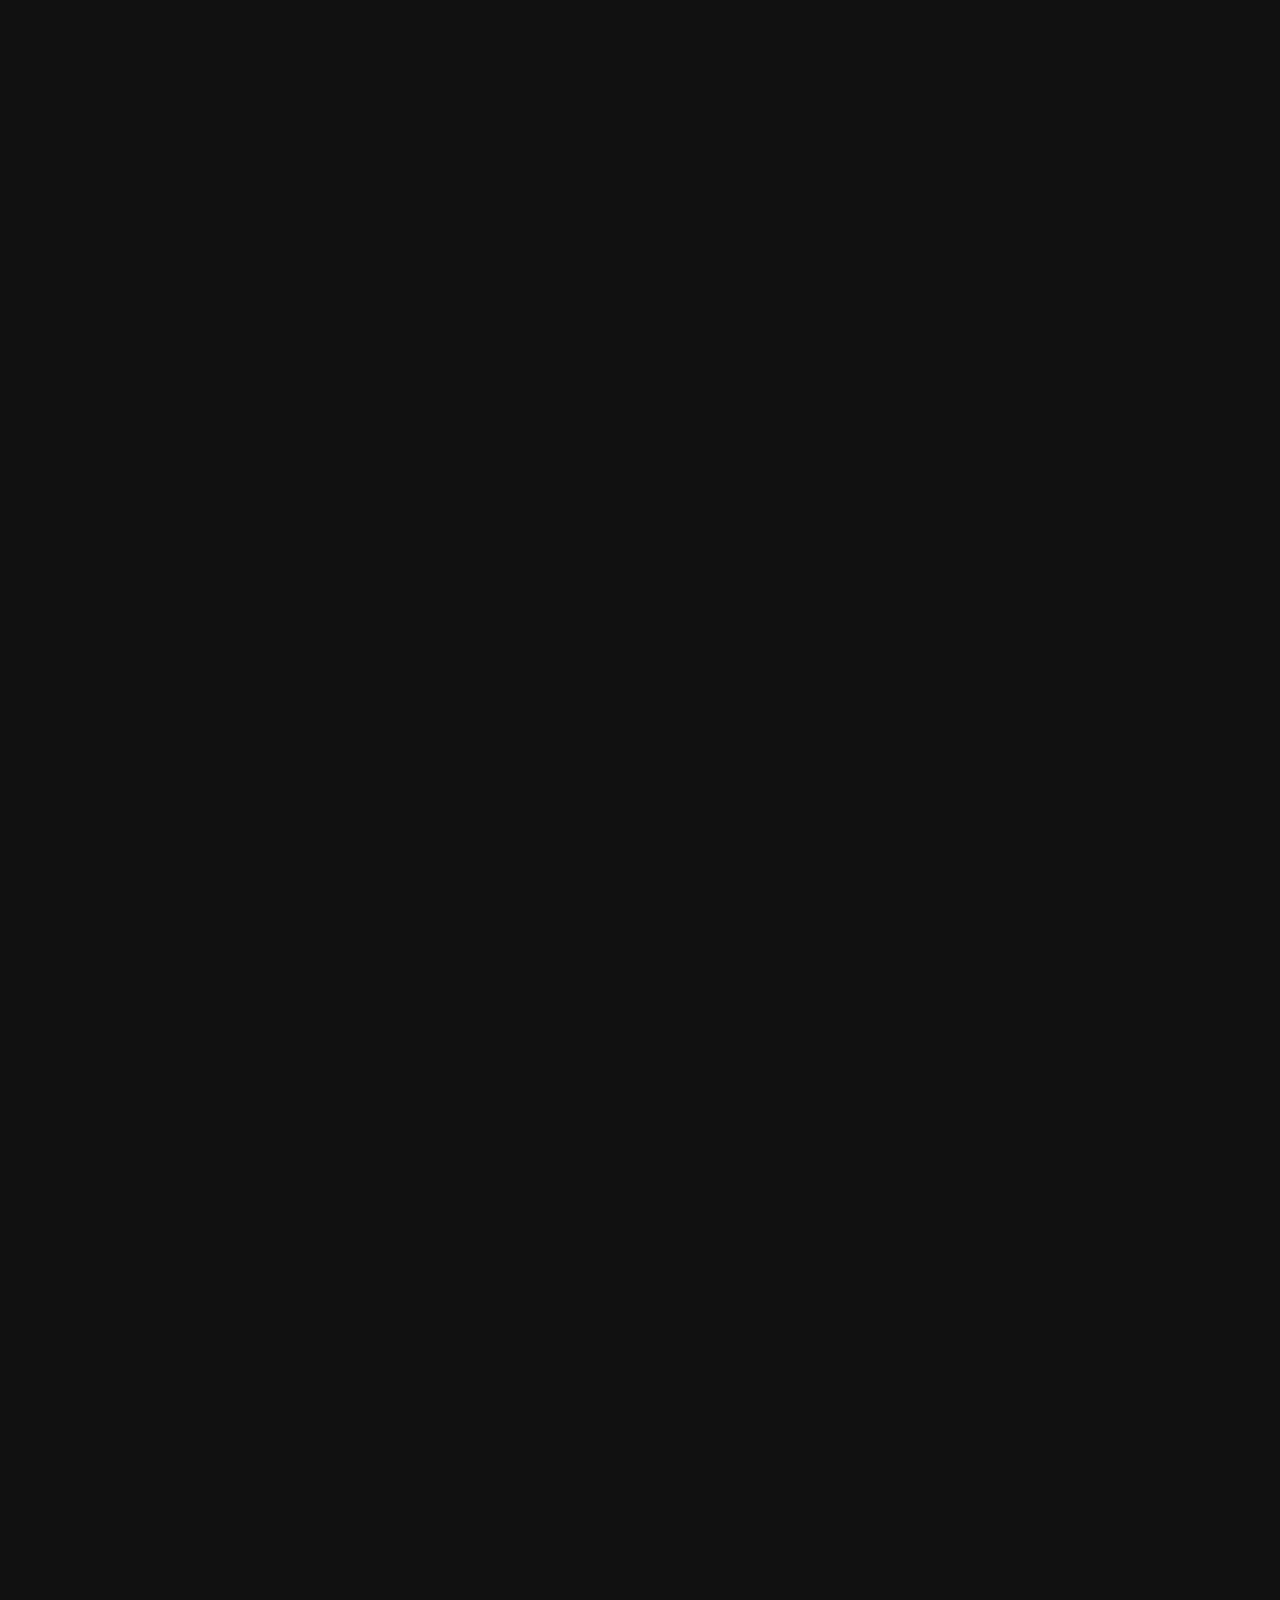
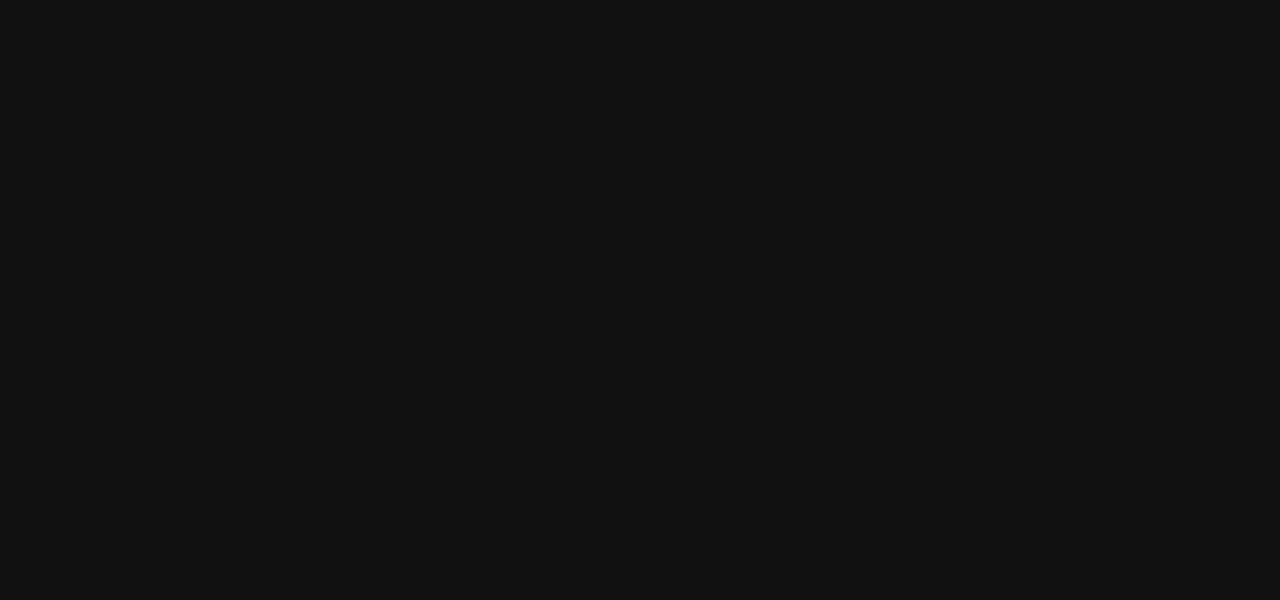
<file: index-TIMELINE-SLIDER.html>
<!DOCTYPE html>
<html lang="en">
    <head>
        <meta charset="utf-8">
        <title>
            The Dive || The Template
        </title>
        <meta content="" name="description">
        <meta content="" name="author">
        <meta content="" name="keywords">
        <meta content="height=device-height, width=device-width, initial-scale=1.0, minimum-scale=1.0, maximum-scale=1.0, user-scalable=no" name="viewport">
        <!-- The Dive, The Template v1.2 || ex nihilo || October - November 2017 -->
        <!-- style start -->
        <link href="css/plugins.css" media="all" rel="stylesheet" type="text/css">
        <link href="css/style.css" media="all" rel="stylesheet" type="text/css"><!-- style end -->
        <!-- google fonts start -->
        <link href="http://fonts.googleapis.com/css?family=Raleway:100,200,300,400,500,600,700,800,900%7COswald:300,400,700" rel="stylesheet" type="text/css"><!-- google fonts end -->
    </head>
    <body>
        <!-- preloader start -->
        <div class="preloader-bg"></div>
        <div id="preloader">
            <div id="preloader-status">
                <div class="preloader-position loader">
                    <span></span>
                </div>
            </div>
        </div><!-- preloader end -->
        <!-- logo start -->
        <a class="logo logo-light">
        <div class="logo-img fadeIn-element"></div></a><!-- logo end -->
        <!-- navigation start -->
        <div class="navigation-fire main-menu main-menu-light fadeIn-element">
            <span></span>
        </div>
        <nav class="navigation-menu">
            <!-- center container menu start -->
            <div class="center-container-menu">
                <!-- center block menu start -->
                <div class="center-block-menu">
                    <ul class="brackets">
                        <li>
                            <a class="menu-state active" href="#home">Home</a>
                        </li>
                        <li>
                            <a class="menu-state" href="#about">About</a>
                        </li>
                        <li>
                            <a class="menu-state" href="#works">Works</a>
                        </li>
                        <li>
                            <a class="menu-state" href="#services">Services</a>
                        </li>
                        <li>
                            <a class="menu-state" href="#news">News</a>
                        </li>
                        <li class="last">
                            <a class="menu-state" href="#contact">Contact</a>
                        </li>
                    </ul>
                </div><!-- center block menu end -->
            </div><!-- center container menu end -->
        </nav><!-- navigation end -->
        <!-- fullPage start -->
        <div id="fullpage">
            <!-- section home start -->
            <div class="section" id="section0">
                <!-- hero bg start -->
                <div class="hero-fullscreen">
                    <!-- timeline container start -->
                    <div class="hero-bg timeline-container">
                        <div class="timeline">
                            <!-- swiper container start -->
                            <div class="swiper-container">
                                <!-- swiper wrapper start -->
                                <div class="swiper-wrapper">
                                    <!-- swiper slide 1 start -->
                                    <div class="swiper-slide swiper-slide-bg-1 overlay cover-all" data-year="2017">
                                        <div class="swiper-slide-content">
                                            <span class="timeline-year">2017</span>
                                            <h4 class="timeline-title">
                                                Simplicity is complex
                                            </h4>
                                            <p class="timeline-text">
                                                Lorem ipsum dolor sit amet, consectetur adipiscing elit. Cras in dui nec erat pulvinar fringilla nec vel nisi. Proin lobortis nisi eu viverra <a class=
                                                "link-underline link-underline-light" href="#">convallis</a>.
                                            </p>
                                        </div>
                                    </div><!-- swiper slide 1 end -->
                                    <!-- swiper slide 2 start -->
                                    <div class="swiper-slide swiper-slide-bg-2 overlay cover-all" data-year="2016">
                                        <div class="swiper-slide-content">
                                            <span class="timeline-year">2016</span>
                                            <h4 class="timeline-title">
                                                Design is a process
                                            </h4>
                                            <p class="timeline-text">
                                                Lorem ipsum dolor sit amet, consectetur adipiscing elit. Cras in dui nec erat pulvinar fringilla nec vel nisi. Proin lobortis nisi eu viverra <a class=
                                                "link-underline link-underline-light" href="#">convallis</a>.
                                            </p>
                                        </div>
                                    </div><!-- swiper slide 2 end -->
                                    <!-- swiper slide 3 start -->
                                    <div class="swiper-slide swiper-slide-bg-3 overlay cover-all" data-year="2015">
                                        <div class="swiper-slide-content">
                                            <span class="timeline-year">2015</span>
                                            <h4 class="timeline-title">
                                                Aesthetic is a decision
                                            </h4>
                                            <p class="timeline-text">
                                                Lorem ipsum dolor sit amet, consectetur adipiscing elit. Cras in dui nec erat pulvinar fringilla nec vel nisi. Proin lobortis nisi eu viverra <a class=
                                                "link-underline link-underline-light" href="#">convallis</a>.
                                            </p>
                                        </div>
                                    </div><!-- swiper slide 3 end -->
                                    <!-- swiper slide 4 start -->
                                    <div class="swiper-slide swiper-slide-bg-4 overlay cover-all" data-year="2014">
                                        <div class="swiper-slide-content">
                                            <span class="timeline-year">2014</span>
                                            <h4 class="timeline-title">
                                                Style is everything
                                            </h4>
                                            <p class="timeline-text">
                                                Lorem ipsum dolor sit amet, consectetur adipiscing elit. Cras in dui nec erat pulvinar fringilla nec vel nisi. Proin lobortis nisi eu viverra <a class=
                                                "link-underline link-underline-light" href="#">convallis</a>.
                                            </p>
                                        </div>
                                    </div><!-- swiper slide 4 end -->
                                </div><!-- swiper wrapper end -->
                                <!-- swiper navigation start -->
                                <div class="swiper-button-prev fadeIn-element"></div>
                                <div class="swiper-button-next fadeIn-element"></div>
                                <div class="swiper-pagination fadeIn-element"></div><!-- swiper navigation end -->
                            </div><!-- swiper container end -->
                        </div>
                    </div><!-- timeline container end -->
                </div><!-- hero bg end -->
            </div><!-- section home end -->
            <!-- section about start -->
            <div class="section" id="section1">
                <!-- section title start -->
                <div class="section-title-vertical">
                    <span>About</span>
                </div><!-- section title end -->
                <!-- container start -->
                <div class="container-fluid sections">
                    <!-- row start -->
                    <div class="row">
                        <!-- col start -->
                        <div class="col-md-6 col-sm-6 nopadding">
                            <!-- slick left about start -->
                            <div class="slick-left-about overlay overlay-inverse-dark-35">
                                <!-- slick left about item img start -->
                                <div class="img-fullwidth-wrapper">
                                    <div class="img-fullwidth img-fullwidth-all img-fullwidth-about-carousel"></div>
                                </div><!-- slick left about item img end -->
                            </div><!-- slick left about end -->
                        </div><!-- col end -->
                        <!-- col start -->
                        <div class="col-md-6 col-sm-6 nopadding">
                            <!-- slick right about start -->
                            <div class="slick-right-about">
                                <!-- about content 1 start -->
                                <div class="img-fullwidth-wrapper">
                                    <div class="about-content">
                                        <div class="about-content-inner">
                                            <!-- main txt start -->
                                            <div class="height-correction">
                                                <div class="text-title">
                                                    <h4>
                                                        There is beauty<br>
                                                        in simplicity
                                                    </h4>
                                                </div>
                                                <div class="text-txt">
                                                    <p>
                                                        Lorem ipsum dolor sit amet, consectetur adipiscing elit. Donec vestibulum libero nec erat pulvinar, sed sollicitudin ex consectetur.
                                                    </p>
                                                </div>
                                                <div class="text-spacer">
                                                    <a class="c-btn inverse" href="#"><span>Read more</span></a>
                                                </div>
                                            </div><!-- main txt end -->
                                        </div>
                                    </div>
                                </div><!-- about content 1 end -->
                                <!-- about content 2 start -->
                                <div class="img-fullwidth-wrapper">
                                    <div class="about-content">
                                        <div class="about-content-inner">
                                            <!-- skills bar start -->
                                            <h3>
                                                The Know-how
                                            </h3>
                                            <div class="show-skillbar">
                                                <!-- skill 1 start -->
                                                <div class="skillbar" data-percent="95">
                                                    <span class="skillbar-title">Fashion</span>
                                                    <div class="skillbar-bar"></div><span class="skill-bar-percent"></span>
                                                </div><!-- skill 1 end -->
                                                <!-- skill 2 start -->
                                                <div class="skillbar" data-percent="90">
                                                    <span class="skillbar-title">Fine-art</span>
                                                    <div class="skillbar-bar"></div><span class="skill-bar-percent"></span>
                                                </div><!-- skill 2 end -->
                                                <!-- skill 3 start -->
                                                <div class="skillbar" data-percent="85">
                                                    <span class="skillbar-title">Documentary</span>
                                                    <div class="skillbar-bar"></div><span class="skill-bar-percent"></span>
                                                </div><!-- skill 3 end -->
                                                <!-- skill 4 start -->
                                                <div class="skillbar" data-percent="76">
                                                    <span class="skillbar-title">Architectural</span>
                                                    <div class="skillbar-bar"></div><span class="skill-bar-percent"></span>
                                                </div><!-- skill 4 end -->
                                            </div><!-- skills bar end -->
                                        </div>
                                    </div>
                                </div><!-- about content 2 end -->
                                <!-- about content 3 start -->
                                <div class="img-fullwidth-wrapper">
                                    <div class="about-content">
                                        <div class="about-content-inner">
                                            <!-- facts counter start -->
                                            <h3>
                                                The Facts
                                            </h3>
                                            <div class="facts-counter-wrapper">
                                                <!-- col start -->
                                                <div class="col-xs-6 col-sm-3">
                                                    <!-- fact 1 start -->
                                                    <div class="facts-counter-number">
                                                        976
                                                    </div>
                                                    <div class="facts-counter-description">
                                                        <i class="ion-ios-briefcase-outline facts-counter-description-img"></i> <span class="facts-counter-title">Completed Jobs</span>
                                                    </div><!-- fact 1 end -->
                                                </div><!-- col end -->
                                                <!-- col start -->
                                                <div class="col-xs-6 col-sm-3">
                                                    <!-- fact 2 start -->
                                                    <div class="facts-counter-number large">
                                                        49
                                                    </div>
                                                    <div class="facts-counter-description">
                                                        <i class="ion-ios-wineglass-outline facts-counter-description-img large"></i> <span class="facts-counter-title large">Clients Served</span>
                                                    </div><!-- fact 2 end -->
                                                </div><!-- col end -->
                                                <!-- clearfix start -->
                                                <div class="clearfix visible-xs-block"></div><!-- clearfix end -->
                                                <!-- col start -->
                                                <div class="col-xs-6 col-sm-3">
                                                    <!-- fact 3 start -->
                                                    <div class="facts-counter-number large">
                                                        195
                                                    </div>
                                                    <div class="facts-counter-description">
                                                        <i class="ion-ios-world-outline facts-counter-description-img large"></i> <span class="facts-counter-title large">States Reached</span>
                                                    </div><!-- fact 3 end -->
                                                </div><!-- col end -->
                                                <!-- col start -->
                                                <div class="col-xs-6 col-sm-3">
                                                    <!-- fact 4 start -->
                                                    <div class="facts-counter-number">
                                                        1976
                                                    </div>
                                                    <div class="facts-counter-description">
                                                        <i class="ion-ios-photos-outline facts-counter-description-img"></i> <span class="facts-counter-title">Photos Taken</span>
                                                    </div><!-- fact 4 end -->
                                                </div><!-- col end -->
                                            </div><!-- facts counter end -->
                                        </div>
                                    </div>
                                </div><!-- about content 3 end -->
                                <!-- about content 4 start -->
                                <div class="img-fullwidth-wrapper">
                                    <div class="about-content">
                                        <div class="about-content-inner about-content-inner-testimonials">
                                            <!-- testimonials start -->
                                            <div class="text-title text-title-secondary text-title-secondary-testimonials">
                                                <h4>
                                                    Testimonials
                                                </h4>
                                            </div>
                                            <div class="owl-carousel" id="testimonials-carousel">
                                                <!-- testimonials quote 1 start -->
                                                <div class="testimonials-quote">
                                                    <div class="testimonials-quote-img">
                                                        <img alt="Testimonials image" class="testimonials-quote-img" src="img/testimonials/testimonials-quote-img-1.jpg">
                                                    </div>
                                                    <p>
                                                        <span class="section-testimonials quote-mark-l ion-quote"></span>Lorem ipsum dolor sit amet, consectetur adipiscing elit. Integer fermentum
                                                        nibh et metus facilisis.<span class="section-testimonials quote-mark-r ion-quote"></span>
                                                    </p>
                                                    <div class="testimonials-signature">
                                                        C. Eastwood
                                                    </div>
                                                </div><!-- testimonials quote 1 end -->
                                                <!-- testimonials quote 2 start -->
                                                <div class="testimonials-quote">
                                                    <div class="testimonials-quote-img">
                                                        <img alt="Testimonials image" class="testimonials-quote-img" src="img/testimonials/testimonials-quote-img-2.jpg">
                                                    </div>
                                                    <p>
                                                        <span class="section-testimonials quote-mark-l ion-quote"></span>Vivamus scelerisque velit nec gravida ornare. Nam egestas purus eget sagittis
                                                        tempor.<span class="section-testimonials quote-mark-r ion-quote"></span>
                                                    </p>
                                                    <div class="testimonials-signature">
                                                        R. Redford
                                                    </div>
                                                </div><!-- testimonials quote 2 end -->
                                                <!-- testimonials quote 3 start -->
                                                <div class="testimonials-quote">
                                                    <div class="testimonials-quote-img">
                                                        <img alt="Testimonials image" class="testimonials-quote-img" src="img/testimonials/testimonials-quote-img-3.jpg">
                                                    </div>
                                                    <p>
                                                        <span class="section-testimonials quote-mark-l ion-quote"></span>Duis ac massa at neque scelerisque finibus vel sed erat. Sed vulputate nisl
                                                        vitae elit laoreet.<span class="section-testimonials quote-mark-r ion-quote"></span>
                                                    </p>
                                                    <div class="testimonials-signature">
                                                        K.W. Wong
                                                    </div>
                                                </div><!-- testimonials quote 3 end -->
                                                <!-- testimonials quote 4 start -->
                                                <div class="testimonials-quote">
                                                    <div class="testimonials-quote-img">
                                                        <img alt="Testimonials image" class="testimonials-quote-img" src="img/testimonials/testimonials-quote-img-4.jpg">
                                                    </div>
                                                    <p>
                                                        <span class="section-testimonials quote-mark-l ion-quote"></span> Vivamus consectetur commodo enim, ut accumsan mauris interdum quis. Donec et
                                                        euismod.<span class="section-testimonials quote-mark-r ion-quote"></span>
                                                    </p>
                                                    <div class="testimonials-signature">
                                                        T. Scott
                                                    </div>
                                                </div><!-- testimonials quote 4 end -->
                                            </div><!-- testimonials end -->
                                        </div>
                                    </div>
                                </div><!-- about content 4 end -->
                            </div><!-- slick right about end -->
                        </div><!-- col end -->
                    </div><!-- row end -->
                </div><!-- container end -->
            </div><!-- section about end -->
            <!-- section works start -->
            <div class="section" id="section2">
                <!-- section title start -->
                <div class="section-title-vertical right-side">
                    <span>Works</span>
                </div><!-- section title end -->
                <!-- works IMG carousel start -->
                <div class="works-page-img-wrapper">
                    <div class="owl-carousel" id="works-page-img-carousel">
                        <!-- works IMG carousel item start -->
                        <div class="works-page-img-carousel-item">
                            <!-- works IMG carousel item 1 start -->
                            <div class="works-page-img-carousel-item-1 overlay overlay-inverse-dark-35">
                                <div class="works-page-img-carousel-wrapper">
                                    <div class="works-page-img-carousel-text">
                                        <div class="works-page-img-carousel-heading">
                                            Beauty / Fashion
                                        </div>
                                        <div class="works-page-img-carousel-title">
                                            <h4>
                                                Simplicity<br>
                                                is complex
                                            </h4>
                                        </div>
                                        <div class="works-page-img-carousel-content">
                                            <div class="works-page-img-carousel-spacer-top"></div><a class="c-btn inverse popup-photo" href=
                                            "img/works/works-large/works-page-img-carousel-item-large-1.jpg" title="Simplicity is complex"><span>View image</span></a>
                                        </div>
                                    </div>
                                </div>
                            </div><!-- works IMG carousel item 1 end -->
                            <!-- works IMG carousel item 2 start -->
                            <div class="works-page-img-carousel-item-2 overlay overlay-inverse-dark-35">
                                <div class="works-page-img-carousel-wrapper">
                                    <div class="works-page-img-carousel-text">
                                        <div class="works-page-img-carousel-heading">
                                            People / Life
                                        </div>
                                        <div class="works-page-img-carousel-title">
                                            <h4>
                                                Design<br>
                                                is a process
                                            </h4>
                                        </div>
                                        <div class="works-page-img-carousel-content">
                                            <div class="works-page-img-carousel-spacer-top"></div><a class="c-btn inverse popup-photo" href=
                                            "img/works/works-large/works-page-img-carousel-item-large-2.jpg" title="Design is a process"><span>View image</span></a>
                                        </div>
                                    </div>
                                </div>
                            </div><!-- works IMG carousel item 2 end -->
                        </div><!-- works IMG carousel item end -->
                        <!-- works IMG carousel item start -->
                        <div class="works-page-img-carousel-item">
                            <!-- works IMG carousel item 3 start -->
                            <div class="works-page-img-carousel-item-3 overlay overlay-inverse-dark-35">
                                <div class="works-page-img-carousel-wrapper">
                                    <div class="works-page-img-carousel-text">
                                        <div class="works-page-img-carousel-heading">
                                            Royalty / Stock
                                        </div>
                                        <div class="works-page-img-carousel-title">
                                            <h4>
                                                Aesthetic<br>
                                                is a decision
                                            </h4>
                                        </div>
                                        <div class="works-page-img-carousel-content">
                                            <div class="works-page-img-carousel-spacer-top"></div><a class="c-btn inverse popup-youtube" href="https://www.youtube.com/watch?v=r8j-MWq4HZc"><span>Watch
                                            video</span></a>
                                        </div>
                                    </div>
                                </div>
                            </div><!-- works IMG carousel item 3 end -->
                            <!-- works IMG carousel item 4 start -->
                            <div class="works-page-img-carousel-item-4 overlay overlay-inverse-dark-35">
                                <div class="works-page-img-carousel-wrapper">
                                    <div class="works-page-img-carousel-text">
                                        <div class="works-page-img-carousel-heading">
                                            Culture / Travel
                                        </div>
                                        <div class="works-page-img-carousel-title">
                                            <h4>
                                                Style<br>
                                                is everything
                                            </h4>
                                        </div>
                                        <div class="works-page-img-carousel-content">
                                            <div class="works-page-img-carousel-spacer-top"></div><a class="c-btn inverse popup-vimeo" href="https://vimeo.com/95515307"><span>Watch video</span></a>
                                        </div>
                                    </div>
                                </div>
                            </div><!-- works IMG carousel item 4 end -->
                        </div><!-- works IMG carousel item end -->
                        <!-- works IMG carousel item start -->
                        <div class="works-page-img-carousel-item">
                            <!-- works IMG carousel item 5 start -->
                            <div class="works-page-img-carousel-item-5 overlay overlay-inverse-dark-35">
                                <div class="works-page-img-carousel-wrapper">
                                    <div class="works-page-img-carousel-text">
                                        <div class="works-page-img-carousel-heading">
                                            Beauty / Fashion
                                        </div>
                                        <div class="works-page-img-carousel-title">
                                            <h4>
                                                Simplicity<br>
                                                is complex
                                            </h4>
                                        </div>
                                        <div class="works-page-img-carousel-content">
                                            <div class="works-page-img-carousel-spacer-top"></div><a class="c-btn inverse popup-photo" href=
                                            "img/works/works-large/works-page-img-carousel-item-large-5.jpg" title="Simplicity is complex"><span>View image</span></a>
                                        </div>
                                    </div>
                                </div>
                            </div><!-- works IMG carousel item 5 end -->
                            <!-- works IMG carousel item 6 start -->
                            <div class="works-page-img-carousel-item-6 overlay overlay-inverse-dark-35">
                                <div class="works-page-img-carousel-wrapper">
                                    <div class="works-page-img-carousel-text">
                                        <div class="works-page-img-carousel-heading">
                                            People / Life
                                        </div>
                                        <div class="works-page-img-carousel-title">
                                            <h4>
                                                Design<br>
                                                is a process
                                            </h4>
                                        </div>
                                        <div class="works-page-img-carousel-content">
                                            <div class="works-page-img-carousel-spacer-top"></div><a class="c-btn inverse popup-photo" href=
                                            "img/works/works-large/works-page-img-carousel-item-large-6.jpg" title="Design is a process"><span>View image</span></a>
                                        </div>
                                    </div>
                                </div>
                            </div><!-- works IMG carousel item 6 end -->
                        </div><!-- works IMG carousel item end -->
                        <!-- works IMG carousel item start -->
                        <div class="works-page-img-carousel-item">
                            <!-- works IMG carousel item 7 start -->
                            <div class="works-page-img-carousel-item-7 overlay overlay-inverse-dark-35">
                                <div class="works-page-img-carousel-wrapper">
                                    <div class="works-page-img-carousel-text">
                                        <div class="works-page-img-carousel-heading">
                                            Royalty / Stock
                                        </div>
                                        <div class="works-page-img-carousel-title">
                                            <h4>
                                                Aesthetic<br>
                                                is a decision
                                            </h4>
                                        </div>
                                        <div class="works-page-img-carousel-content">
                                            <div class="works-page-img-carousel-spacer-top"></div><a class="c-btn inverse popup-photo" href=
                                            "img/works/works-large/works-page-img-carousel-item-large-7.jpg" title="Aesthetic is a decision"><span>View image</span></a>
                                        </div>
                                    </div>
                                </div>
                            </div><!-- works IMG carousel item 7 end -->
                            <!-- works IMG carousel item 8 start -->
                            <div class="works-page-img-carousel-item-8 overlay overlay-inverse-dark-35">
                                <div class="works-page-img-carousel-wrapper">
                                    <div class="works-page-img-carousel-text">
                                        <div class="works-page-img-carousel-heading">
                                            Culture / Travel
                                        </div>
                                        <div class="works-page-img-carousel-title">
                                            <h4>
                                                Style<br>
                                                is everything
                                            </h4>
                                        </div>
                                        <div class="works-page-img-carousel-content">
                                            <div class="works-page-img-carousel-spacer-top"></div><a class="c-btn inverse popup-photo" href=
                                            "img/works/works-large/works-page-img-carousel-item-large-8.jpg" title="Style is everything"><span>View image</span></a>
                                        </div>
                                    </div>
                                </div>
                            </div><!-- works IMG carousel item 8 end -->
                        </div><!-- works IMG carousel item end -->
                        <!-- works IMG carousel item start -->
                        <div class="works-page-img-carousel-item">
                            <!-- works IMG carousel item 9 start -->
                            <div class="works-page-img-carousel-item-9 overlay overlay-inverse-dark-35">
                                <div class="works-page-img-carousel-wrapper">
                                    <div class="works-page-img-carousel-text">
                                        <div class="works-page-img-carousel-heading">
                                            Beauty / Fashion
                                        </div>
                                        <div class="works-page-img-carousel-title">
                                            <h4>
                                                Simplicity<br>
                                                is complex
                                            </h4>
                                        </div>
                                        <div class="works-page-img-carousel-content">
                                            <div class="works-page-img-carousel-spacer-top"></div><a class="c-btn inverse popup-youtube" href="https://www.youtube.com/watch?v=r8j-MWq4HZc"><span>Watch
                                            video</span></a>
                                        </div>
                                    </div>
                                </div>
                            </div><!-- works IMG carousel item 9 end -->
                            <!-- works IMG carousel item 10 start -->
                            <div class="works-page-img-carousel-item-10 overlay overlay-inverse-dark-35">
                                <div class="works-page-img-carousel-wrapper">
                                    <div class="works-page-img-carousel-text">
                                        <div class="works-page-img-carousel-heading">
                                            People / Life
                                        </div>
                                        <div class="works-page-img-carousel-title">
                                            <h4>
                                                Design<br>
                                                is a process
                                            </h4>
                                        </div>
                                        <div class="works-page-img-carousel-content">
                                            <div class="works-page-img-carousel-spacer-top"></div><a class="c-btn inverse popup-vimeo" href="https://vimeo.com/95515307"><span>Watch video</span></a>
                                        </div>
                                    </div>
                                </div>
                            </div><!-- works IMG carousel item 10 end -->
                        </div><!-- works IMG carousel item end -->
                        <!-- works IMG carousel item start -->
                        <div class="works-page-img-carousel-item">
                            <!-- works IMG carousel item 11 start -->
                            <div class="works-page-img-carousel-item-11 overlay overlay-inverse-dark-35">
                                <div class="works-page-img-carousel-wrapper">
                                    <div class="works-page-img-carousel-text">
                                        <div class="works-page-img-carousel-heading">
                                            Royalty / Stock
                                        </div>
                                        <div class="works-page-img-carousel-title">
                                            <h4>
                                                Aesthetic<br>
                                                is a decision
                                            </h4>
                                        </div>
                                        <div class="works-page-img-carousel-content">
                                            <div class="works-page-img-carousel-spacer-top"></div><a class="c-btn inverse popup-photo" href=
                                            "img/works/works-large/works-page-img-carousel-item-large-11.jpg" title="Aesthetic is a decision"><span>View image</span></a>
                                        </div>
                                    </div>
                                </div>
                            </div><!-- works IMG carousel item 11 end -->
                            <!-- works IMG carousel item 12 start -->
                            <div class="works-page-img-carousel-item-12 overlay overlay-inverse-dark-35">
                                <div class="works-page-img-carousel-wrapper">
                                    <div class="works-page-img-carousel-text">
                                        <div class="works-page-img-carousel-heading">
                                            Culture / Travel
                                        </div>
                                        <div class="works-page-img-carousel-title">
                                            <h4>
                                                Style<br>
                                                is everything
                                            </h4>
                                        </div>
                                        <div class="works-page-img-carousel-content">
                                            <div class="works-page-img-carousel-spacer-top"></div><a class="c-btn inverse popup-photo" href=
                                            "img/works/works-large/works-page-img-carousel-item-large-12.jpg" title="Style is everything"><span>View image</span></a>
                                        </div>
                                    </div>
                                </div>
                            </div><!-- works IMG carousel item 12 end -->
                        </div><!-- works IMG carousel item end -->
                    </div>
                </div><!-- works IMG carousel end -->
            </div><!-- section works end -->
            <!-- section services start -->
            <div class="section" id="section3">
                <!-- section title start -->
                <div class="section-title-vertical">
                    <span>Services</span>
                </div><!-- section title end -->
                <!-- container start -->
                <div class="container-fluid sections">
                    <!-- row start -->
                    <div class="row">
                        <!-- col start -->
                        <div class="col-md-6 col-sm-6 nopadding">
                            <!-- slick services start -->
                            <div class="slick-services overlay overlay-inverse-dark-35">
                                <!-- services carousel item 1 img start -->
                                <div class="img-fullwidth-wrapper">
                                    <div class="img-fullwidth img-fullwidth-all img-fullwidth-services-carousel-1"></div>
                                </div><!-- services carousel item 1 img end -->
                                <!-- services carousel item 2 img start -->
                                <div class="img-fullwidth-wrapper">
                                    <div class="img-fullwidth img-fullwidth-all img-fullwidth-services-carousel-2"></div>
                                </div><!-- services carousel item 2 img end -->
                                <!-- services carousel item 3 img start -->
                                <div class="img-fullwidth-wrapper">
                                    <div class="img-fullwidth img-fullwidth-all img-fullwidth-services-carousel-3"></div>
                                </div><!-- services carousel item 3 img end -->
                            </div><!-- slick services end -->
                        </div><!-- col end -->
                        <!-- col start -->
                        <div class="col-md-6 col-sm-6 nopadding">
                            <!-- services container start -->
                            <div class="services-container dark-logo">
                                <div class="blockquote">
                                    <!-- center container start -->
                                    <div class="center-container">
                                        <!-- center block start -->
                                        <div class="center-block">
                                            <div class="services-wrapper">
                                                <div class="services-accordion">
                                                    <ul>
                                                        <li>
                                                            <span>Branding</span>
                                                            <ul>
                                                                <li>
                                                                    <a href="#">Branding Campaigns</a>
                                                                </li>
                                                                <li>
                                                                    <a href="#">Customer Surveys</a>
                                                                </li>
                                                                <li>
                                                                    <a href="#">Advertising Campaigns</a>
                                                                </li>
                                                            </ul>
                                                        </li>
                                                        <li>
                                                            <span>Photography</span>
                                                            <ul>
                                                                <li>
                                                                    <a href="#">Commercial / Stock</a>
                                                                </li>
                                                                <li>
                                                                    <a href="#">Beauty / Fashion</a>
                                                                </li>
                                                                <li>
                                                                    <a href="#">Nature / Landscapes</a>
                                                                </li>
                                                            </ul>
                                                        </li>
                                                        <li>
                                                            <span>Brand Identity</span>
                                                            <ul>
                                                                <li>
                                                                    <a href="#">Colors</a>
                                                                </li>
                                                                <li>
                                                                    <a href="#">Design</a>
                                                                </li>
                                                                <li>
                                                                    <a href="#">Logotype</a>
                                                                </li>
                                                            </ul>
                                                        </li>
                                                    </ul>
                                                </div>
                                            </div>
                                        </div><!-- center block end -->
                                    </div><!-- center container end -->
                                </div>
                            </div><!-- services container end -->
                        </div><!-- col end -->
                    </div><!-- row end -->
                </div><!-- container end -->
            </div><!-- section services end -->
            <!-- section news start -->
            <div class="section" id="section4">
                <!-- section title start -->
                <div class="section-title-vertical right-side">
                    <span>News</span>
                </div><!-- section title end -->
                <!-- news IMG carousel start -->
                <div class="news-page-img-wrapper">
                    <div class="owl-carousel" id="news-page-img-carousel">
                        <!-- news IMG carousel item 1 start -->
                        <div class="news-page-img-carousel-item">
                            <div class="news-page-img-carousel-item-1 overlay overlay-inverse-dark-35">
                                <div class="news-page-img-carousel-wrapper">
                                    <div class="news-page-img-carousel-text">
                                        <div class="news-page-img-carousel-heading">
                                            Beauty / Fashion
                                        </div>
                                        <div class="news-page-img-carousel-title">
                                            <h4>
                                                Simplicity<br>
                                                is complex
                                            </h4>
                                        </div>
                                        <div class="news-page-img-carousel-content">
                                            <div class="news-page-img-carousel-spacer-top"></div>
                                            <p>
                                                Lorem ipsum dolor sit amet, consectetur adipiscing elit. Pellentesque nec scelerisque nunc. Interdum et malesuada fames ac ante ipsum primis in
                                                faucibus.
                                            </p>
                                            <div class="news-page-img-carousel-spacer-bottom">
                                                <a class="c-btn c-btn-news inverse toggle-news-content-1"><span>Read more</span></a>
                                            </div>
                                        </div>
                                    </div>
                                </div>
                            </div>
                        </div><!-- news IMG carousel item 1 end -->
                        <!-- news IMG carousel item 2 start -->
                        <div class="news-page-img-carousel-item">
                            <div class="news-page-img-carousel-item-2 overlay overlay-inverse-dark-35">
                                <div class="news-page-img-carousel-wrapper">
                                    <div class="news-page-img-carousel-text">
                                        <div class="news-page-img-carousel-heading">
                                            People / Life
                                        </div>
                                        <div class="news-page-img-carousel-title">
                                            <h4>
                                                Design<br>
                                                is a process
                                            </h4>
                                        </div>
                                        <div class="news-page-img-carousel-content">
                                            <div class="news-page-img-carousel-spacer-top"></div>
                                            <p>
                                                Morbi hendrerit orci aliquet augue eleifend, ac gravida turpis rutrum. Suspendisse suscipit dui eu lorem pharetra egestas. Nunc nec eleifend libero.
                                            </p>
                                            <div class="news-page-img-carousel-spacer-bottom">
                                                <a class="c-btn c-btn-news inverse toggle-news-content-2"><span>Read more</span></a>
                                            </div>
                                        </div>
                                    </div>
                                </div>
                            </div>
                        </div><!-- news IMG carousel item 2 end -->
                        <!-- news IMG carousel item 3 start -->
                        <div class="news-page-img-carousel-item">
                            <div class="news-page-img-carousel-item-3 overlay overlay-inverse-dark-35">
                                <div class="news-page-img-carousel-wrapper">
                                    <div class="news-page-img-carousel-text">
                                        <div class="news-page-img-carousel-heading">
                                            Royalty / Stock
                                        </div>
                                        <div class="news-page-img-carousel-title">
                                            <h4>
                                                Aesthetic<br>
                                                is a decision
                                            </h4>
                                        </div>
                                        <div class="news-page-img-carousel-content">
                                            <div class="news-page-img-carousel-spacer-top"></div>
                                            <p>
                                                Suspendisse sit amet imperdiet sem. Vivamus sit amet lorem interdum, aliquet metus quis, fermentum velit. Phasellus ullamcorper, ante ac semper congue.
                                            </p>
                                            <div class="news-page-img-carousel-spacer-bottom">
                                                <a class="c-btn c-btn-news inverse toggle-news-content-3"><span>Read more</span></a>
                                            </div>
                                        </div>
                                    </div>
                                </div>
                            </div>
                        </div><!-- news IMG carousel item 3 end -->
                        <!-- news IMG carousel item 4 start -->
                        <div class="news-page-img-carousel-item">
                            <div class="news-page-img-carousel-item-4 overlay overlay-inverse-dark-35">
                                <div class="news-page-img-carousel-wrapper">
                                    <div class="news-page-img-carousel-text">
                                        <div class="news-page-img-carousel-heading">
                                            Culture / Travel
                                        </div>
                                        <div class="news-page-img-carousel-title">
                                            <h4>
                                                Style<br>
                                                is everything
                                            </h4>
                                        </div>
                                        <div class="news-page-img-carousel-content">
                                            <div class="news-page-img-carousel-spacer-top"></div>
                                            <p>
                                                In nibh nisi, blandit eget accumsan et, lobortis ac tellus. Vestibulum feugiat tellus a turpis consectetur pretium. Donec et ante odio. Vestibulum eu
                                                accumsan nisl.
                                            </p>
                                            <div class="news-page-img-carousel-spacer-bottom">
                                                <a class="c-btn c-btn-news inverse toggle-news-content-4"><span>Read more</span></a>
                                            </div>
                                        </div>
                                    </div>
                                </div>
                            </div>
                        </div><!-- news IMG carousel item 4 end -->
                    </div>
                </div><!-- news IMG carousel end -->
                <!-- news MORE carousel item 1 start -->
                <div class="panel-left-1 panel-left-bg-1 overlay overlay-inverse-dark-35"></div>
                <div class="panel-right panel-right-1">
                    <!-- center container start -->
                    <div class="center-container">
                        <!-- center block start -->
                        <div class="center-block">
                            <!-- news MORE carousel content 1 start -->
                            <div class="img-fullwidth-wrapper">
                                <div class="about-content">
                                    <div class="about-content-inner">
                                        <!-- main txt start -->
                                        <div class="height-correction">
                                            <div class="text-title text-title-dark">
                                                <div class="news-page-img-carousel-heading news-page-img-carousel-heading-dark">
                                                    <span>Tuesday, October 10, 2017</span> Beauty / Fashion
                                                </div>
                                                <h4>
                                                    Simplicity<br>
                                                    is complex
                                                </h4>
                                            </div>
                                            <div class="text-txt text-txt-dark">
                                                <p>
                                                    Lorem ipsum dolor sit amet, consectetur adipiscing elit. Donec vestibulum libero nec erat pulvinar, sed sollicitudin ex consectetur.
                                                </p>
                                            </div>
                                            <div class="text-spacer">
                                                <a class="c-btn inverse-dark toggle-news-content-1" href="javascript:void(0)"><span>Close</span></a>
                                            </div>
                                        </div><!-- main txt end -->
                                    </div>
                                </div>
                            </div><!-- news MORE carousel content 1 end -->
                        </div><!-- center block end -->
                    </div><!-- center container end -->
                </div><!-- news MORE carousel item 1 end -->
                <!-- news MORE carousel item 2 start -->
                <div class="panel-left-2 panel-left-bg-2 overlay overlay-inverse-dark-35"></div>
                <div class="panel-right panel-right-2">
                    <!-- center container start -->
                    <div class="center-container">
                        <!-- center block start -->
                        <div class="center-block">
                            <!-- news MORE carousel content 2 start -->
                            <div class="img-fullwidth-wrapper">
                                <div class="about-content">
                                    <div class="about-content-inner">
                                        <!-- main txt start -->
                                        <div class="height-correction">
                                            <div class="text-title text-title-dark">
                                                <div class="news-page-img-carousel-heading news-page-img-carousel-heading-dark">
                                                    <span>Wednesday, October 11, 2017</span> People / Life
                                                </div>
                                                <h4>
                                                    Design<br>
                                                    is a process
                                                </h4>
                                            </div>
                                            <div class="text-txt text-txt-dark">
                                                <p>
                                                    Lorem ipsum dolor sit amet, consectetur adipiscing elit. Donec vestibulum libero nec erat pulvinar, sed sollicitudin ex consectetur.
                                                </p>
                                            </div>
                                            <div class="text-spacer">
                                                <a class="c-btn inverse-dark toggle-news-content-2" href="javascript:void(0)"><span>Close</span></a>
                                            </div>
                                        </div><!-- main txt end -->
                                    </div>
                                </div>
                            </div><!-- news MORE carousel content 2 end -->
                        </div><!-- center block end -->
                    </div><!-- center container end -->
                </div><!-- news MORE carousel item 2 end -->
                <!-- news MORE carousel item 3 start -->
                <div class="panel-left-3 panel-left-bg-3 overlay overlay-inverse-dark-35"></div>
                <div class="panel-right panel-right-3">
                    <!-- center container start -->
                    <div class="center-container">
                        <!-- center block start -->
                        <div class="center-block">
                            <!-- news MORE carousel content 3 start -->
                            <div class="img-fullwidth-wrapper">
                                <div class="about-content">
                                    <div class="about-content-inner">
                                        <!-- main txt start -->
                                        <div class="height-correction">
                                            <div class="text-title text-title-dark">
                                                <div class="news-page-img-carousel-heading news-page-img-carousel-heading-dark">
                                                    <span>Thursday, October 12, 2017</span> Royalty / Stock
                                                </div>
                                                <h4>
                                                    Aesthetic<br>
                                                    is a decision
                                                </h4>
                                            </div>
                                            <div class="text-txt text-txt-dark">
                                                <p>
                                                    Lorem ipsum dolor sit amet, consectetur adipiscing elit. Donec vestibulum libero nec erat pulvinar, sed sollicitudin ex consectetur.
                                                </p>
                                            </div>
                                            <div class="text-spacer">
                                                <a class="c-btn inverse-dark toggle-news-content-3" href="javascript:void(0)"><span>Close</span></a>
                                            </div>
                                        </div><!-- main txt end -->
                                    </div>
                                </div>
                            </div><!-- news MORE carousel content 3 end -->
                        </div><!-- center block end -->
                    </div><!-- center container end -->
                </div><!-- news MORE carousel item 3 end -->
                <!-- news MORE carousel item 4 start -->
                <div class="panel-left-4 panel-left-bg-4 overlay overlay-inverse-dark-35"></div>
                <div class="panel-right panel-right-4">
                    <!-- center container start -->
                    <div class="center-container">
                        <!-- center block start -->
                        <div class="center-block">
                            <!-- news MORE carousel content 4 start -->
                            <div class="img-fullwidth-wrapper">
                                <div class="about-content">
                                    <div class="about-content-inner">
                                        <!-- main txt start -->
                                        <div class="height-correction">
                                            <div class="text-title text-title-dark">
                                                <div class="news-page-img-carousel-heading news-page-img-carousel-heading-dark">
                                                    <span>Friday, October 13, 2017</span> Culture / Travel
                                                </div>
                                                <h4>
                                                    Style<br>
                                                    is everything
                                                </h4>
                                            </div>
                                            <div class="text-txt text-txt-dark">
                                                <p>
                                                    Lorem ipsum dolor sit amet, consectetur adipiscing elit. Donec vestibulum libero nec erat pulvinar, sed sollicitudin ex consectetur.
                                                </p>
                                            </div>
                                            <div class="text-spacer">
                                                <a class="c-btn inverse-dark toggle-news-content-4" href="javascript:void(0)"><span>Close</span></a>
                                            </div>
                                        </div><!-- main txt end -->
                                    </div>
                                </div>
                            </div><!-- news MORE carousel content 4 end -->
                        </div><!-- center block end -->
                    </div><!-- center container end -->
                </div><!-- news MORE carousel item 4 end -->
            </div><!-- section news end -->
            <!-- section contact start -->
            <div class="section section-contact overlay overlay-dark-90" id="section5">
                <!-- contact bg start -->
                <div class="section-bg-contact"></div><!-- contact bg end -->
                <!-- section title start -->
                <div class="section-title-vertical right-side">
                    <span>Contact</span>
                </div><!-- section title end -->
                <!-- container start -->
                <div class="container sections">
                    <!-- row start -->
                    <div class="row">
                        <!-- col start -->
                        <div class="col-lg-12">
                            <div class="text-title-secondary text-title-secondary-contact">
                                <h4>
                                    Get in touch
                                </h4>
                            </div>
                        </div><!-- col end -->
                    </div><!-- row end -->
                    <!-- row start -->
                    <div class="row">
                        <!-- contact info start -->
                        <div class="contact-info-wrapper">
                            <!-- col start -->
                            <div class="col-sm-4">
                                <div class="contact-info-description">
                                    <i class="ion-ios-location-outline contact-info-description-img"></i> <span class="contact-info-text">ex Inc.<br>
                                    Touchdown Dr 1176</span>
                                </div>
                            </div><!-- col end -->
                            <!-- col start -->
                            <div class="col-sm-4">
                                <div class="contact-info-description">
                                    <i class="ion-ios-email-outline contact-info-description-img large"></i> <span class="contact-info-text large"><a class="link-underline contact" href=
                                    "mailto:contact@domainname.com">contact@domainname.com</a></span>
                                </div>
                            </div><!-- col end -->
                            <!-- col start -->
                            <div class="col-sm-4">
                                <div class="contact-info-description">
                                    <i class="ion-ios-telephone-outline contact-info-description-img"></i> <span class="contact-info-text">[00] 11 - 76<br>
                                    [01] 11 - 76</span>
                                </div>
                            </div><!-- col end -->
                        </div><!-- contact info end -->
                    </div><!-- row end -->
                    <!-- row start -->
                    <div class="row">
                        <!-- col start -->
                        <div class="col-lg-12">
                            <!-- newsletter form start -->
                            <div id="subscribe-wrapper">
                                <h2 class="section-heading newsletter">
                                    Newsletter sign up
                                </h2>
                                <div id="newsletter">
                                    <div class="newsletter">
                                        <form action="subscribe.php" id="subscribe" method="post" name="subscribe">
                                            <input class="subscribe-requiredField subscribe-email" id="subscribe-email" name="subscribe-email" placeholder="Email" type="text"> <button class=
                                            "c-btn fullwidth" id="submit-2" type="submit"><span>Subscribe</span></button>
                                        </form>
                                    </div>
                                </div>
                            </div><!-- newsletter form end -->
                        </div><!-- col end -->
                    </div><!-- row end -->
                    <!-- row start -->
                    <div class="row">
                        <!-- col start -->
                        <div class="col-lg-12">
                            <!-- social icons start -->
                            <div class="social-icons-wrapper">
                                <ul class="social-icons">
                                    <li class="social-icon">
                                        <a class="ion-social-twitter" href="#"></a>
                                    </li>
                                    <li class="social-icon">
                                        <a class="ion-social-facebook" href="#"></a>
                                    </li>
                                    <li class="social-icon">
                                        <a class="ion-social-googleplus" href="#"></a>
                                    </li>
                                    <li class="social-icon">
                                        <a class="ion-social-youtube" href="#"></a>
                                    </li>
                                    <li class="social-icon">
                                        <a class="ion-social-linkedin" href="#"></a>
                                    </li>
                                    <li class="social-icon">
                                        <a class="ion-social-instagram" href="#"></a>
                                    </li>
                                    <li class="social-icon">
                                        <a class="ion-social-pinterest" href="#"></a>
                                    </li>
                                    <li class="social-icon">
                                        <a class="ion-social-dribbble" href="#"></a>
                                    </li>
                                </ul>
                            </div><!-- social icons end -->
                        </div><!-- col end -->
                    </div><!-- row end -->
                </div><!-- container end -->
            </div><!-- section contact end -->
        </div><!-- fullPage end -->
        <!-- scripts start -->
        <script src="js/plugins.js" type="text/javascript">
        </script> 
        <script src="js/the-dive-the-template.js">
        </script><!-- scripts end -->
    </body>
</html>
</file>
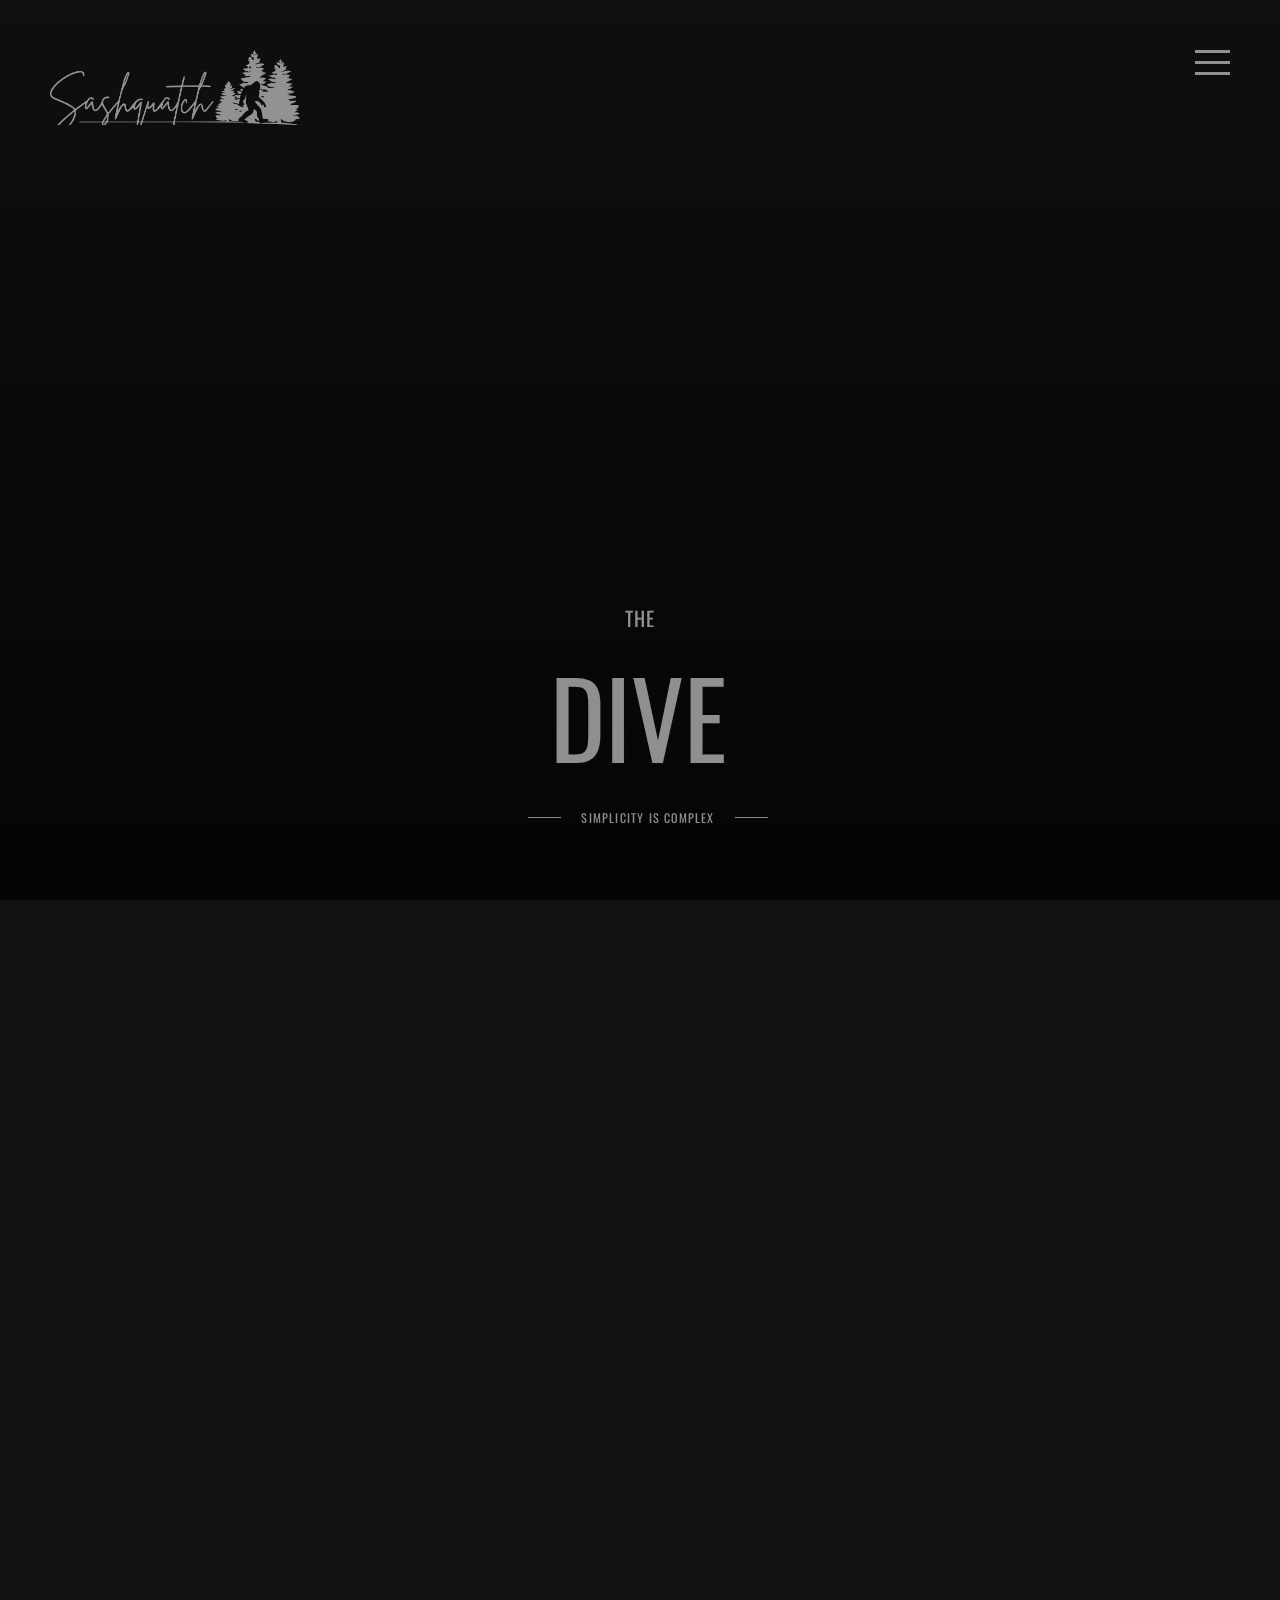
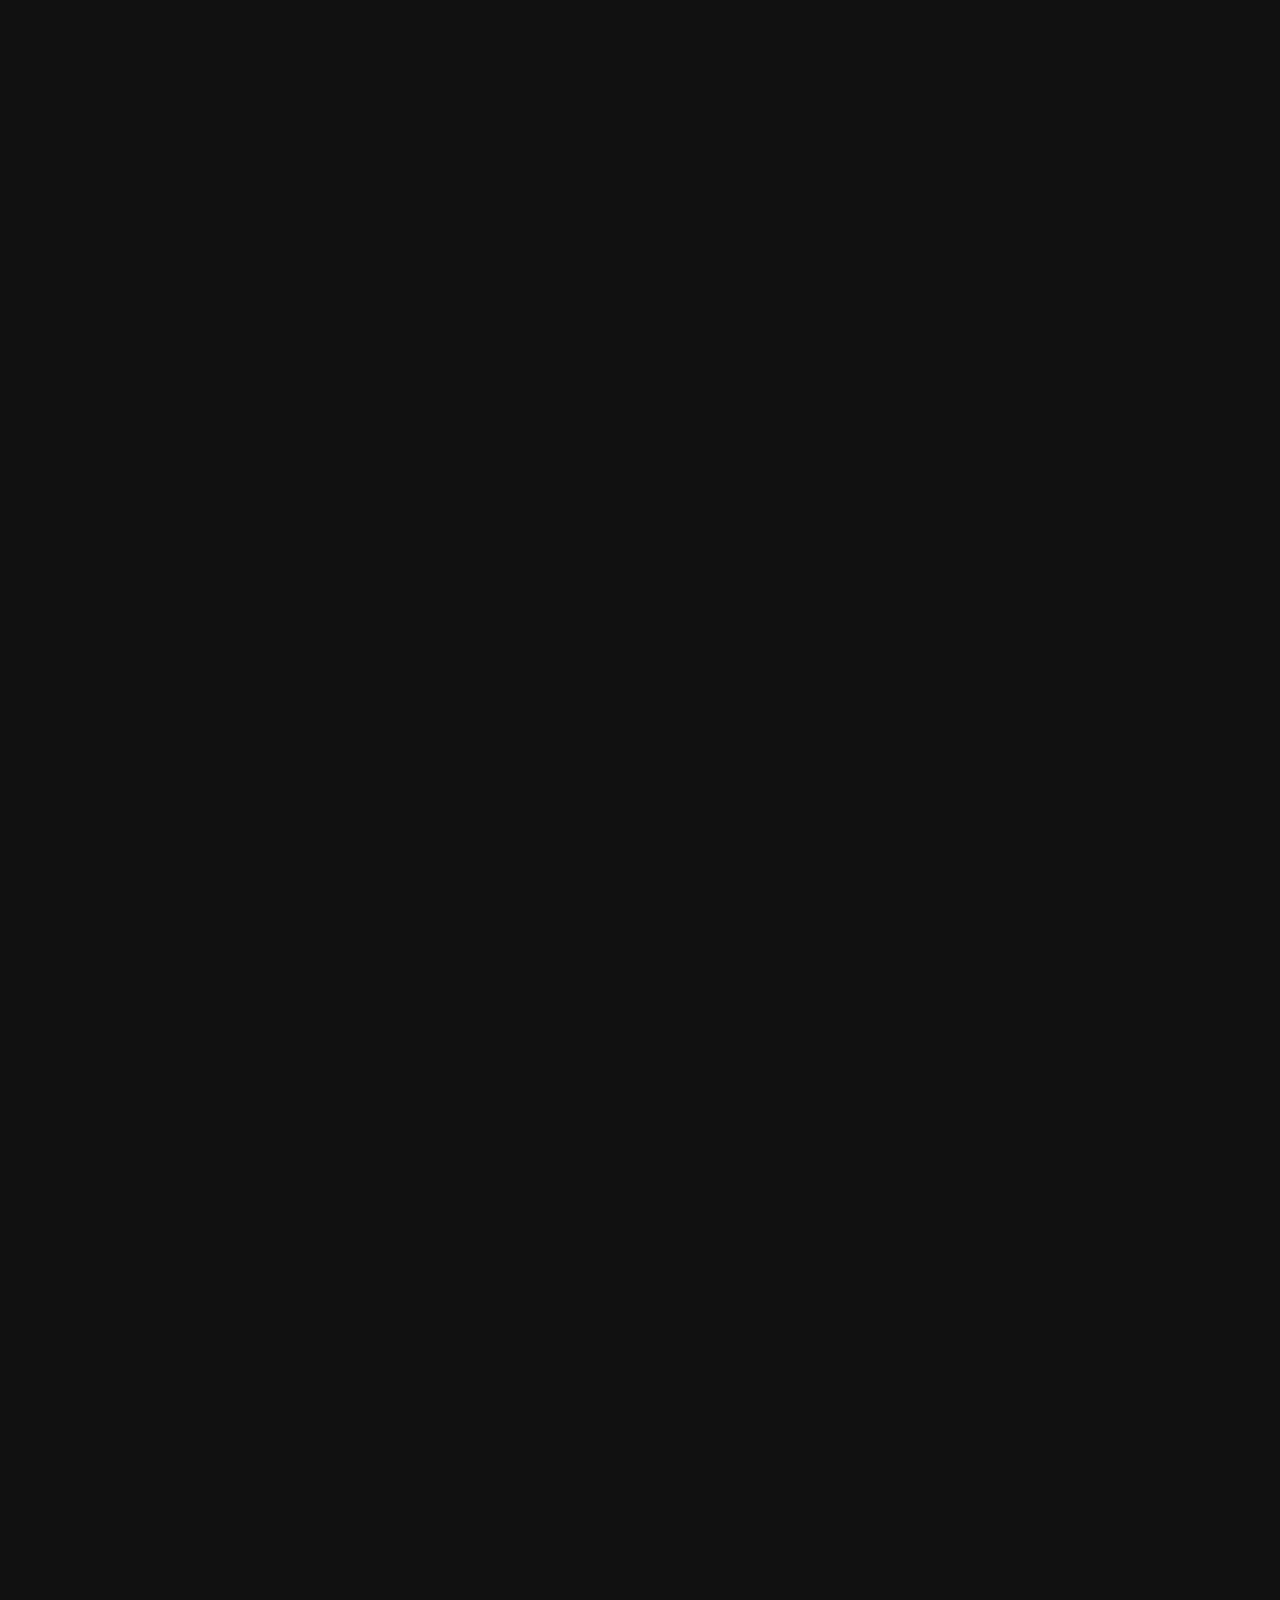
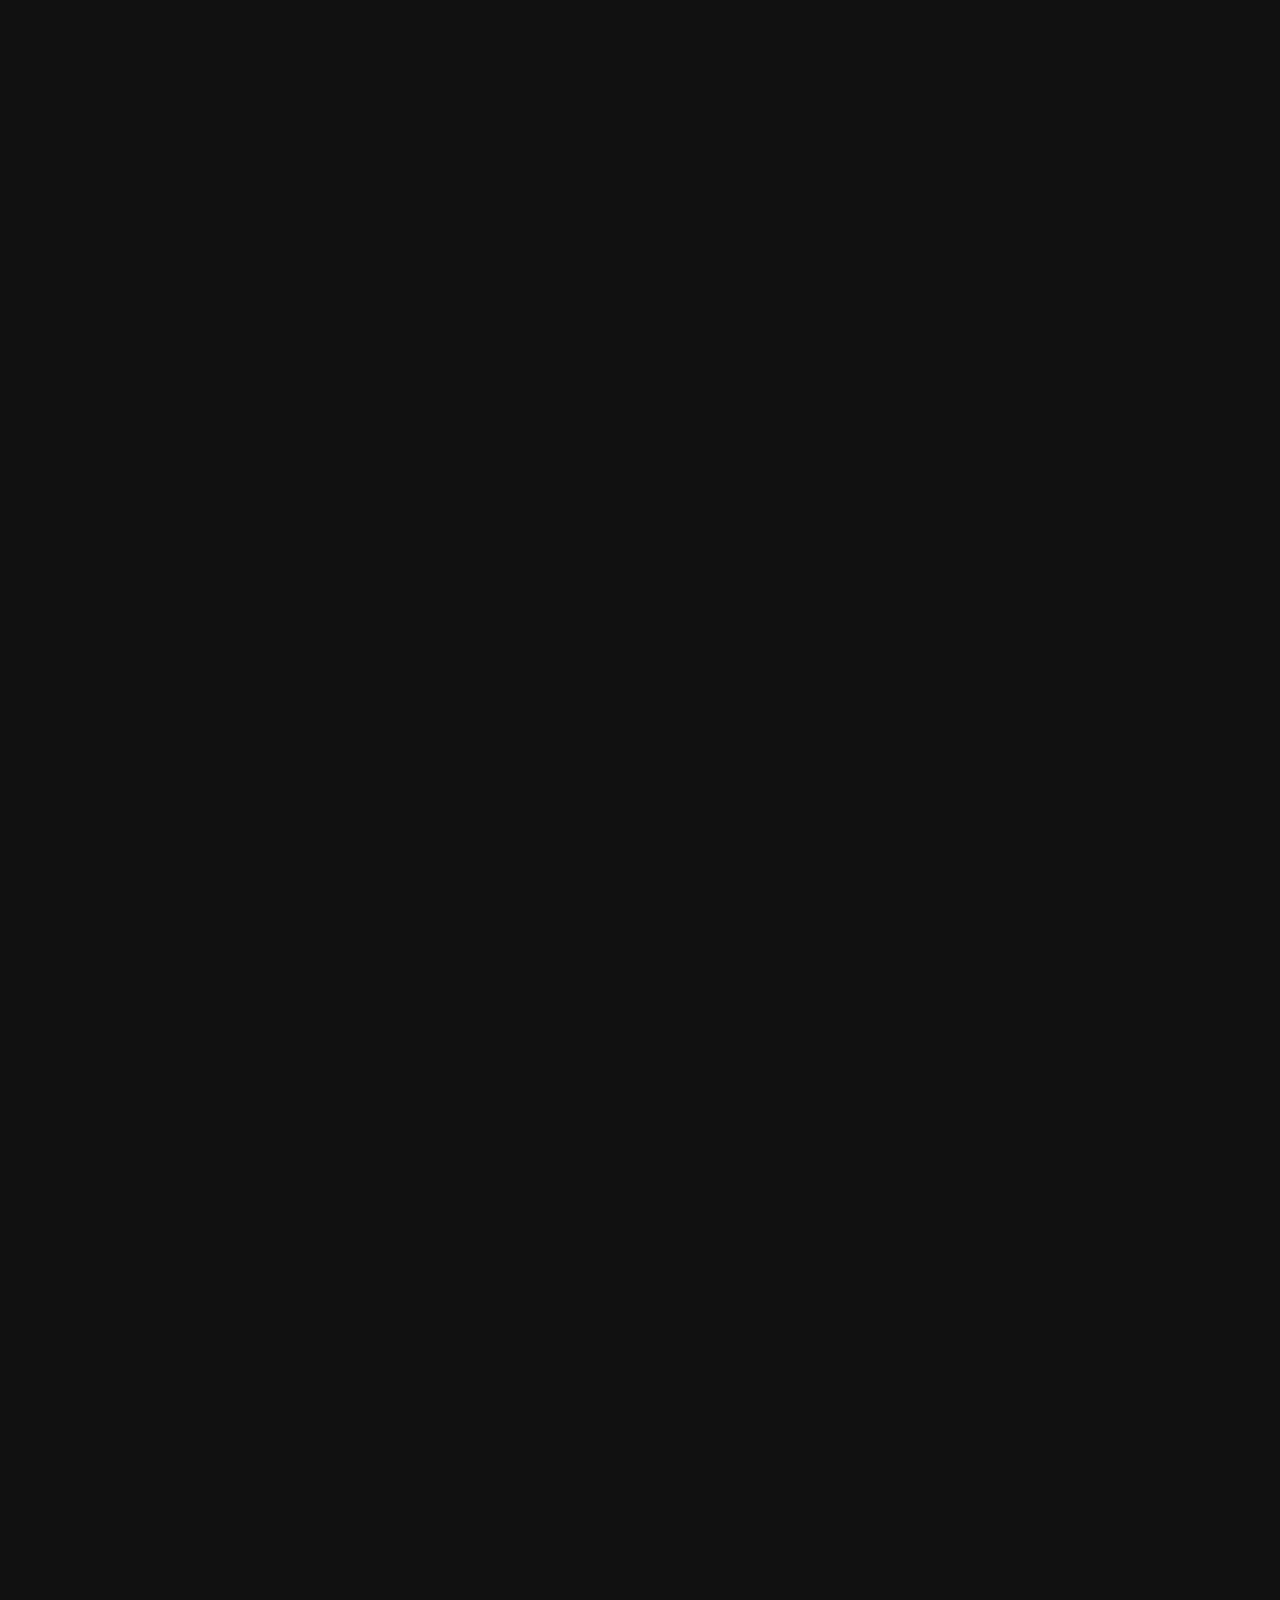
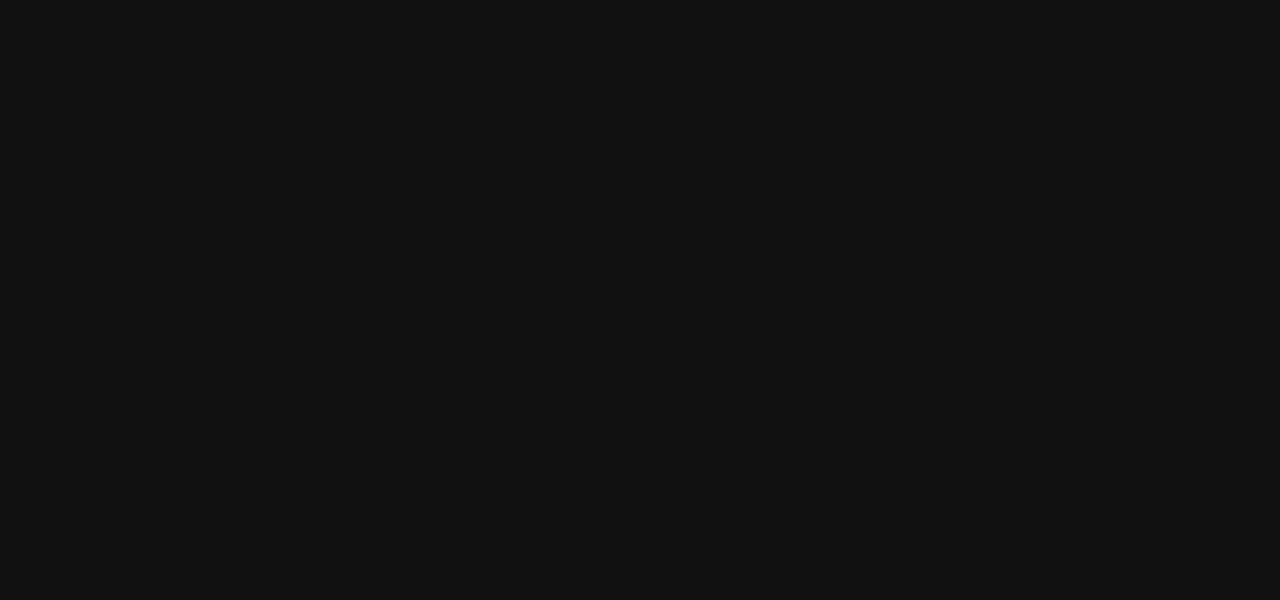
<file: index-VIMEO-VIDEO.html>
<!DOCTYPE html>
<html lang="en">
    <head>
        <meta charset="utf-8">
        <title>
            The Dive || The Template
        </title>
        <meta content="" name="description">
        <meta content="" name="author">
        <meta content="" name="keywords">
        <meta content="height=device-height, width=device-width, initial-scale=1.0, minimum-scale=1.0, maximum-scale=1.0, user-scalable=no" name="viewport">
        <!-- The Dive, The Template v1.2 || ex nihilo || October - November 2017 -->
        <!-- style start -->
        <link href="css/plugins.css" media="all" rel="stylesheet" type="text/css">
        <link href="css/style.css" media="all" rel="stylesheet" type="text/css"><!-- style end -->
        <!-- google fonts start -->
        <link href="http://fonts.googleapis.com/css?family=Raleway:100,200,300,400,500,600,700,800,900%7COswald:300,400,700" rel="stylesheet" type="text/css"><!-- google fonts end -->
    </head>
    <body>
        <!-- preloader start -->
        <div class="preloader-bg"></div>
        <div id="preloader">
            <div id="preloader-status">
                <div class="preloader-position loader">
                    <span></span>
                </div>
            </div>
        </div><!-- preloader end -->
        <!-- logo start -->
        <a class="logo logo-light">
        <div class="logo-img fadeIn-element"></div></a><!-- logo end -->
        <!-- navigation start -->
        <div class="navigation-fire main-menu main-menu-light fadeIn-element">
            <span></span>
        </div>
        <nav class="navigation-menu">
            <!-- center container menu start -->
            <div class="center-container-menu">
                <!-- center block menu start -->
                <div class="center-block-menu">
                    <ul class="brackets">
                        <li>
                            <a class="menu-state active" href="#home">Home</a>
                        </li>
                        <li>
                            <a class="menu-state" href="#about">About</a>
                        </li>
                        <li>
                            <a class="menu-state" href="#works">Works</a>
                        </li>
                        <li>
                            <a class="menu-state" href="#services">Services</a>
                        </li>
                        <li>
                            <a class="menu-state" href="#news">News</a>
                        </li>
                        <li class="last">
                            <a class="menu-state" href="#contact">Contact</a>
                        </li>
                    </ul>
                </div><!-- center block menu end -->
            </div><!-- center container menu end -->
        </nav><!-- navigation end -->
        <!-- hero bg start -->
        <div class="hero-fullscreen">
            <!-- Vimeo video start -->
            <div id="vimeo-video">
                <iframe data-fullscreeneo="" src="https://player.vimeo.com/video/98929509?autoplay=1&amp;background=1&amp;hd=1&amp;loop=1"></iframe>
            </div><!-- Vimeo video end -->
        </div><!-- hero bg end -->
        <!-- fullPage start -->
        <div id="fullpage">
            <!-- section home start -->
            <div class="section overlay-video overlay-dark-70" id="section0">
                <!-- introduction start -->
                <div class="introduction">
                    <!-- home title start -->
                    <h2 class="home-page-main-title fadeIn-element">
                        The
                    </h2>
                    <h1 class="home-page-main-title fadeIn-element">
                        Dive
                    </h1><!-- home title end -->
                    <!-- home subtitle start -->
                    <div class="split-border">
                        <div class="home-page-subtitle-carousel owl-carousel">
                            <span class="home-page-title-2 fadeIn-element">Simplicity is complex</span> <span class="home-page-title-2 fadeIn-element">Design is a process</span> <span class=
                            "home-page-title-2 fadeIn-element">Aesthetic is a decision</span> <span class="home-page-title-2 fadeIn-element">Style is everything</span>
                        </div>
                    </div><!-- home subtitle end -->
                </div><!-- introduction end -->
            </div><!-- section home end -->
            <!-- section about start -->
            <div class="section" id="section1">
                <!-- section title start -->
                <div class="section-title-vertical">
                    <span>About</span>
                </div><!-- section title end -->
                <!-- container start -->
                <div class="container-fluid sections">
                    <!-- row start -->
                    <div class="row">
                        <!-- col start -->
                        <div class="col-md-6 col-sm-6 nopadding">
                            <!-- slick left about start -->
                            <div class="slick-left-about overlay overlay-inverse-dark-35">
                                <!-- slick left about item img start -->
                                <div class="img-fullwidth-wrapper">
                                    <div class="img-fullwidth img-fullwidth-all img-fullwidth-about-carousel"></div>
                                </div><!-- slick left about item img end -->
                            </div><!-- slick left about end -->
                        </div><!-- col end -->
                        <!-- col start -->
                        <div class="col-md-6 col-sm-6 nopadding">
                            <!-- slick right about start -->
                            <div class="slick-right-about">
                                <!-- about content 1 start -->
                                <div class="img-fullwidth-wrapper">
                                    <div class="about-content">
                                        <div class="about-content-inner">
                                            <!-- main txt start -->
                                            <div class="height-correction">
                                                <div class="text-title">
                                                    <h4>
                                                        There is beauty<br>
                                                        in simplicity
                                                    </h4>
                                                </div>
                                                <div class="text-txt">
                                                    <p>
                                                        Lorem ipsum dolor sit amet, consectetur adipiscing elit. Donec vestibulum libero nec erat pulvinar, sed sollicitudin ex consectetur.
                                                    </p>
                                                </div>
                                                <div class="text-spacer">
                                                    <a class="c-btn inverse" href="#"><span>Read more</span></a>
                                                </div>
                                            </div><!-- main txt end -->
                                        </div>
                                    </div>
                                </div><!-- about content 1 end -->
                                <!-- about content 2 start -->
                                <div class="img-fullwidth-wrapper">
                                    <div class="about-content">
                                        <div class="about-content-inner">
                                            <!-- skills bar start -->
                                            <h3>
                                                The Know-how
                                            </h3>
                                            <div class="show-skillbar">
                                                <!-- skill 1 start -->
                                                <div class="skillbar" data-percent="95">
                                                    <span class="skillbar-title">Fashion</span>
                                                    <div class="skillbar-bar"></div><span class="skill-bar-percent"></span>
                                                </div><!-- skill 1 end -->
                                                <!-- skill 2 start -->
                                                <div class="skillbar" data-percent="90">
                                                    <span class="skillbar-title">Fine-art</span>
                                                    <div class="skillbar-bar"></div><span class="skill-bar-percent"></span>
                                                </div><!-- skill 2 end -->
                                                <!-- skill 3 start -->
                                                <div class="skillbar" data-percent="85">
                                                    <span class="skillbar-title">Documentary</span>
                                                    <div class="skillbar-bar"></div><span class="skill-bar-percent"></span>
                                                </div><!-- skill 3 end -->
                                                <!-- skill 4 start -->
                                                <div class="skillbar" data-percent="76">
                                                    <span class="skillbar-title">Architectural</span>
                                                    <div class="skillbar-bar"></div><span class="skill-bar-percent"></span>
                                                </div><!-- skill 4 end -->
                                            </div><!-- skills bar end -->
                                        </div>
                                    </div>
                                </div><!-- about content 2 end -->
                                <!-- about content 3 start -->
                                <div class="img-fullwidth-wrapper">
                                    <div class="about-content">
                                        <div class="about-content-inner">
                                            <!-- facts counter start -->
                                            <h3>
                                                The Facts
                                            </h3>
                                            <div class="facts-counter-wrapper">
                                                <!-- col start -->
                                                <div class="col-xs-6 col-sm-3">
                                                    <!-- fact 1 start -->
                                                    <div class="facts-counter-number">
                                                        976
                                                    </div>
                                                    <div class="facts-counter-description">
                                                        <i class="ion-ios-briefcase-outline facts-counter-description-img"></i> <span class="facts-counter-title">Completed Jobs</span>
                                                    </div><!-- fact 1 end -->
                                                </div><!-- col end -->
                                                <!-- col start -->
                                                <div class="col-xs-6 col-sm-3">
                                                    <!-- fact 2 start -->
                                                    <div class="facts-counter-number large">
                                                        49
                                                    </div>
                                                    <div class="facts-counter-description">
                                                        <i class="ion-ios-wineglass-outline facts-counter-description-img large"></i> <span class="facts-counter-title large">Clients Served</span>
                                                    </div><!-- fact 2 end -->
                                                </div><!-- col end -->
                                                <!-- clearfix start -->
                                                <div class="clearfix visible-xs-block"></div><!-- clearfix end -->
                                                <!-- col start -->
                                                <div class="col-xs-6 col-sm-3">
                                                    <!-- fact 3 start -->
                                                    <div class="facts-counter-number large">
                                                        195
                                                    </div>
                                                    <div class="facts-counter-description">
                                                        <i class="ion-ios-world-outline facts-counter-description-img large"></i> <span class="facts-counter-title large">States Reached</span>
                                                    </div><!-- fact 3 end -->
                                                </div><!-- col end -->
                                                <!-- col start -->
                                                <div class="col-xs-6 col-sm-3">
                                                    <!-- fact 4 start -->
                                                    <div class="facts-counter-number">
                                                        1976
                                                    </div>
                                                    <div class="facts-counter-description">
                                                        <i class="ion-ios-photos-outline facts-counter-description-img"></i> <span class="facts-counter-title">Photos Taken</span>
                                                    </div><!-- fact 4 end -->
                                                </div><!-- col end -->
                                            </div><!-- facts counter end -->
                                        </div>
                                    </div>
                                </div><!-- about content 3 end -->
                                <!-- about content 4 start -->
                                <div class="img-fullwidth-wrapper">
                                    <div class="about-content">
                                        <div class="about-content-inner about-content-inner-testimonials">
                                            <!-- testimonials start -->
                                            <div class="text-title text-title-secondary text-title-secondary-testimonials">
                                                <h4>
                                                    Testimonials
                                                </h4>
                                            </div>
                                            <div class="owl-carousel" id="testimonials-carousel">
                                                <!-- testimonials quote 1 start -->
                                                <div class="testimonials-quote">
                                                    <div class="testimonials-quote-img">
                                                        <img alt="Testimonials image" class="testimonials-quote-img" src="img/testimonials/testimonials-quote-img-1.jpg">
                                                    </div>
                                                    <p>
                                                        <span class="section-testimonials quote-mark-l ion-quote"></span>Lorem ipsum dolor sit amet, consectetur adipiscing elit. Integer fermentum
                                                        nibh et metus facilisis.<span class="section-testimonials quote-mark-r ion-quote"></span>
                                                    </p>
                                                    <div class="testimonials-signature">
                                                        C. Eastwood
                                                    </div>
                                                </div><!-- testimonials quote 1 end -->
                                                <!-- testimonials quote 2 start -->
                                                <div class="testimonials-quote">
                                                    <div class="testimonials-quote-img">
                                                        <img alt="Testimonials image" class="testimonials-quote-img" src="img/testimonials/testimonials-quote-img-2.jpg">
                                                    </div>
                                                    <p>
                                                        <span class="section-testimonials quote-mark-l ion-quote"></span>Vivamus scelerisque velit nec gravida ornare. Nam egestas purus eget sagittis
                                                        tempor.<span class="section-testimonials quote-mark-r ion-quote"></span>
                                                    </p>
                                                    <div class="testimonials-signature">
                                                        R. Redford
                                                    </div>
                                                </div><!-- testimonials quote 2 end -->
                                                <!-- testimonials quote 3 start -->
                                                <div class="testimonials-quote">
                                                    <div class="testimonials-quote-img">
                                                        <img alt="Testimonials image" class="testimonials-quote-img" src="img/testimonials/testimonials-quote-img-3.jpg">
                                                    </div>
                                                    <p>
                                                        <span class="section-testimonials quote-mark-l ion-quote"></span>Duis ac massa at neque scelerisque finibus vel sed erat. Sed vulputate nisl
                                                        vitae elit laoreet.<span class="section-testimonials quote-mark-r ion-quote"></span>
                                                    </p>
                                                    <div class="testimonials-signature">
                                                        K.W. Wong
                                                    </div>
                                                </div><!-- testimonials quote 3 end -->
                                                <!-- testimonials quote 4 start -->
                                                <div class="testimonials-quote">
                                                    <div class="testimonials-quote-img">
                                                        <img alt="Testimonials image" class="testimonials-quote-img" src="img/testimonials/testimonials-quote-img-4.jpg">
                                                    </div>
                                                    <p>
                                                        <span class="section-testimonials quote-mark-l ion-quote"></span> Vivamus consectetur commodo enim, ut accumsan mauris interdum quis. Donec et
                                                        euismod.<span class="section-testimonials quote-mark-r ion-quote"></span>
                                                    </p>
                                                    <div class="testimonials-signature">
                                                        T. Scott
                                                    </div>
                                                </div><!-- testimonials quote 4 end -->
                                            </div><!-- testimonials end -->
                                        </div>
                                    </div>
                                </div><!-- about content 4 end -->
                            </div><!-- slick right about end -->
                        </div><!-- col end -->
                    </div><!-- row end -->
                </div><!-- container end -->
            </div><!-- section about end -->
            <!-- section works start -->
            <div class="section" id="section2">
                <!-- section title start -->
                <div class="section-title-vertical right-side">
                    <span>Works</span>
                </div><!-- section title end -->
                <!-- works IMG carousel start -->
                <div class="works-page-img-wrapper">
                    <div class="owl-carousel" id="works-page-img-carousel">
                        <!-- works IMG carousel item start -->
                        <div class="works-page-img-carousel-item">
                            <!-- works IMG carousel item 1 start -->
                            <div class="works-page-img-carousel-item-1 overlay overlay-inverse-dark-35">
                                <div class="works-page-img-carousel-wrapper">
                                    <div class="works-page-img-carousel-text">
                                        <div class="works-page-img-carousel-heading">
                                            Beauty / Fashion
                                        </div>
                                        <div class="works-page-img-carousel-title">
                                            <h4>
                                                Simplicity<br>
                                                is complex
                                            </h4>
                                        </div>
                                        <div class="works-page-img-carousel-content">
                                            <div class="works-page-img-carousel-spacer-top"></div><a class="c-btn inverse popup-photo" href=
                                            "img/works/works-large/works-page-img-carousel-item-large-1.jpg" title="Simplicity is complex"><span>View image</span></a>
                                        </div>
                                    </div>
                                </div>
                            </div><!-- works IMG carousel item 1 end -->
                            <!-- works IMG carousel item 2 start -->
                            <div class="works-page-img-carousel-item-2 overlay overlay-inverse-dark-35">
                                <div class="works-page-img-carousel-wrapper">
                                    <div class="works-page-img-carousel-text">
                                        <div class="works-page-img-carousel-heading">
                                            People / Life
                                        </div>
                                        <div class="works-page-img-carousel-title">
                                            <h4>
                                                Design<br>
                                                is a process
                                            </h4>
                                        </div>
                                        <div class="works-page-img-carousel-content">
                                            <div class="works-page-img-carousel-spacer-top"></div><a class="c-btn inverse popup-photo" href=
                                            "img/works/works-large/works-page-img-carousel-item-large-2.jpg" title="Design is a process"><span>View image</span></a>
                                        </div>
                                    </div>
                                </div>
                            </div><!-- works IMG carousel item 2 end -->
                        </div><!-- works IMG carousel item end -->
                        <!-- works IMG carousel item start -->
                        <div class="works-page-img-carousel-item">
                            <!-- works IMG carousel item 3 start -->
                            <div class="works-page-img-carousel-item-3 overlay overlay-inverse-dark-35">
                                <div class="works-page-img-carousel-wrapper">
                                    <div class="works-page-img-carousel-text">
                                        <div class="works-page-img-carousel-heading">
                                            Royalty / Stock
                                        </div>
                                        <div class="works-page-img-carousel-title">
                                            <h4>
                                                Aesthetic<br>
                                                is a decision
                                            </h4>
                                        </div>
                                        <div class="works-page-img-carousel-content">
                                            <div class="works-page-img-carousel-spacer-top"></div><a class="c-btn inverse popup-youtube" href="https://www.youtube.com/watch?v=r8j-MWq4HZc"><span>Watch
                                            video</span></a>
                                        </div>
                                    </div>
                                </div>
                            </div><!-- works IMG carousel item 3 end -->
                            <!-- works IMG carousel item 4 start -->
                            <div class="works-page-img-carousel-item-4 overlay overlay-inverse-dark-35">
                                <div class="works-page-img-carousel-wrapper">
                                    <div class="works-page-img-carousel-text">
                                        <div class="works-page-img-carousel-heading">
                                            Culture / Travel
                                        </div>
                                        <div class="works-page-img-carousel-title">
                                            <h4>
                                                Style<br>
                                                is everything
                                            </h4>
                                        </div>
                                        <div class="works-page-img-carousel-content">
                                            <div class="works-page-img-carousel-spacer-top"></div><a class="c-btn inverse popup-vimeo" href="https://vimeo.com/95515307"><span>Watch video</span></a>
                                        </div>
                                    </div>
                                </div>
                            </div><!-- works IMG carousel item 4 end -->
                        </div><!-- works IMG carousel item end -->
                        <!-- works IMG carousel item start -->
                        <div class="works-page-img-carousel-item">
                            <!-- works IMG carousel item 5 start -->
                            <div class="works-page-img-carousel-item-5 overlay overlay-inverse-dark-35">
                                <div class="works-page-img-carousel-wrapper">
                                    <div class="works-page-img-carousel-text">
                                        <div class="works-page-img-carousel-heading">
                                            Beauty / Fashion
                                        </div>
                                        <div class="works-page-img-carousel-title">
                                            <h4>
                                                Simplicity<br>
                                                is complex
                                            </h4>
                                        </div>
                                        <div class="works-page-img-carousel-content">
                                            <div class="works-page-img-carousel-spacer-top"></div><a class="c-btn inverse popup-photo" href=
                                            "img/works/works-large/works-page-img-carousel-item-large-5.jpg" title="Simplicity is complex"><span>View image</span></a>
                                        </div>
                                    </div>
                                </div>
                            </div><!-- works IMG carousel item 5 end -->
                            <!-- works IMG carousel item 6 start -->
                            <div class="works-page-img-carousel-item-6 overlay overlay-inverse-dark-35">
                                <div class="works-page-img-carousel-wrapper">
                                    <div class="works-page-img-carousel-text">
                                        <div class="works-page-img-carousel-heading">
                                            People / Life
                                        </div>
                                        <div class="works-page-img-carousel-title">
                                            <h4>
                                                Design<br>
                                                is a process
                                            </h4>
                                        </div>
                                        <div class="works-page-img-carousel-content">
                                            <div class="works-page-img-carousel-spacer-top"></div><a class="c-btn inverse popup-photo" href=
                                            "img/works/works-large/works-page-img-carousel-item-large-6.jpg" title="Design is a process"><span>View image</span></a>
                                        </div>
                                    </div>
                                </div>
                            </div><!-- works IMG carousel item 6 end -->
                        </div><!-- works IMG carousel item end -->
                        <!-- works IMG carousel item start -->
                        <div class="works-page-img-carousel-item">
                            <!-- works IMG carousel item 7 start -->
                            <div class="works-page-img-carousel-item-7 overlay overlay-inverse-dark-35">
                                <div class="works-page-img-carousel-wrapper">
                                    <div class="works-page-img-carousel-text">
                                        <div class="works-page-img-carousel-heading">
                                            Royalty / Stock
                                        </div>
                                        <div class="works-page-img-carousel-title">
                                            <h4>
                                                Aesthetic<br>
                                                is a decision
                                            </h4>
                                        </div>
                                        <div class="works-page-img-carousel-content">
                                            <div class="works-page-img-carousel-spacer-top"></div><a class="c-btn inverse popup-photo" href=
                                            "img/works/works-large/works-page-img-carousel-item-large-7.jpg" title="Aesthetic is a decision"><span>View image</span></a>
                                        </div>
                                    </div>
                                </div>
                            </div><!-- works IMG carousel item 7 end -->
                            <!-- works IMG carousel item 8 start -->
                            <div class="works-page-img-carousel-item-8 overlay overlay-inverse-dark-35">
                                <div class="works-page-img-carousel-wrapper">
                                    <div class="works-page-img-carousel-text">
                                        <div class="works-page-img-carousel-heading">
                                            Culture / Travel
                                        </div>
                                        <div class="works-page-img-carousel-title">
                                            <h4>
                                                Style<br>
                                                is everything
                                            </h4>
                                        </div>
                                        <div class="works-page-img-carousel-content">
                                            <div class="works-page-img-carousel-spacer-top"></div><a class="c-btn inverse popup-photo" href=
                                            "img/works/works-large/works-page-img-carousel-item-large-8.jpg" title="Style is everything"><span>View image</span></a>
                                        </div>
                                    </div>
                                </div>
                            </div><!-- works IMG carousel item 8 end -->
                        </div><!-- works IMG carousel item end -->
                        <!-- works IMG carousel item start -->
                        <div class="works-page-img-carousel-item">
                            <!-- works IMG carousel item 9 start -->
                            <div class="works-page-img-carousel-item-9 overlay overlay-inverse-dark-35">
                                <div class="works-page-img-carousel-wrapper">
                                    <div class="works-page-img-carousel-text">
                                        <div class="works-page-img-carousel-heading">
                                            Beauty / Fashion
                                        </div>
                                        <div class="works-page-img-carousel-title">
                                            <h4>
                                                Simplicity<br>
                                                is complex
                                            </h4>
                                        </div>
                                        <div class="works-page-img-carousel-content">
                                            <div class="works-page-img-carousel-spacer-top"></div><a class="c-btn inverse popup-youtube" href="https://www.youtube.com/watch?v=r8j-MWq4HZc"><span>Watch
                                            video</span></a>
                                        </div>
                                    </div>
                                </div>
                            </div><!-- works IMG carousel item 9 end -->
                            <!-- works IMG carousel item 10 start -->
                            <div class="works-page-img-carousel-item-10 overlay overlay-inverse-dark-35">
                                <div class="works-page-img-carousel-wrapper">
                                    <div class="works-page-img-carousel-text">
                                        <div class="works-page-img-carousel-heading">
                                            People / Life
                                        </div>
                                        <div class="works-page-img-carousel-title">
                                            <h4>
                                                Design<br>
                                                is a process
                                            </h4>
                                        </div>
                                        <div class="works-page-img-carousel-content">
                                            <div class="works-page-img-carousel-spacer-top"></div><a class="c-btn inverse popup-vimeo" href="https://vimeo.com/95515307"><span>Watch video</span></a>
                                        </div>
                                    </div>
                                </div>
                            </div><!-- works IMG carousel item 10 end -->
                        </div><!-- works IMG carousel item end -->
                        <!-- works IMG carousel item start -->
                        <div class="works-page-img-carousel-item">
                            <!-- works IMG carousel item 11 start -->
                            <div class="works-page-img-carousel-item-11 overlay overlay-inverse-dark-35">
                                <div class="works-page-img-carousel-wrapper">
                                    <div class="works-page-img-carousel-text">
                                        <div class="works-page-img-carousel-heading">
                                            Royalty / Stock
                                        </div>
                                        <div class="works-page-img-carousel-title">
                                            <h4>
                                                Aesthetic<br>
                                                is a decision
                                            </h4>
                                        </div>
                                        <div class="works-page-img-carousel-content">
                                            <div class="works-page-img-carousel-spacer-top"></div><a class="c-btn inverse popup-photo" href=
                                            "img/works/works-large/works-page-img-carousel-item-large-11.jpg" title="Aesthetic is a decision"><span>View image</span></a>
                                        </div>
                                    </div>
                                </div>
                            </div><!-- works IMG carousel item 11 end -->
                            <!-- works IMG carousel item 12 start -->
                            <div class="works-page-img-carousel-item-12 overlay overlay-inverse-dark-35">
                                <div class="works-page-img-carousel-wrapper">
                                    <div class="works-page-img-carousel-text">
                                        <div class="works-page-img-carousel-heading">
                                            Culture / Travel
                                        </div>
                                        <div class="works-page-img-carousel-title">
                                            <h4>
                                                Style<br>
                                                is everything
                                            </h4>
                                        </div>
                                        <div class="works-page-img-carousel-content">
                                            <div class="works-page-img-carousel-spacer-top"></div><a class="c-btn inverse popup-photo" href=
                                            "img/works/works-large/works-page-img-carousel-item-large-12.jpg" title="Style is everything"><span>View image</span></a>
                                        </div>
                                    </div>
                                </div>
                            </div><!-- works IMG carousel item 12 end -->
                        </div><!-- works IMG carousel item end -->
                    </div>
                </div><!-- works IMG carousel end -->
            </div><!-- section works end -->
            <!-- section services start -->
            <div class="section" id="section3">
                <!-- section title start -->
                <div class="section-title-vertical">
                    <span>Services</span>
                </div><!-- section title end -->
                <!-- container start -->
                <div class="container-fluid sections">

                    <!-- row start -->
                    <div class="row">
                        <!-- col start -->
                        <div class="col-md-6 col-sm-6 nopadding">
                            <!-- slick services start -->
                            <div class="slick-services overlay overlay-inverse-dark-35">
                                <!-- services carousel item 1 img start -->
                                <div class="img-fullwidth-wrapper">
                                    <div class="img-fullwidth img-fullwidth-all img-fullwidth-services-carousel-1"></div>
                                </div><!-- services carousel item 1 img end -->
                                <!-- services carousel item 2 img start -->
                                <div class="img-fullwidth-wrapper">
                                    <div class="img-fullwidth img-fullwidth-all img-fullwidth-services-carousel-2"></div>
                                </div><!-- services carousel item 2 img end -->
                                <!-- services carousel item 3 img start -->
                                <div class="img-fullwidth-wrapper">
                                    <div class="img-fullwidth img-fullwidth-all img-fullwidth-services-carousel-3"></div>
                                </div><!-- services carousel item 3 img end -->
                            </div><!-- slick services end -->
                        </div><!-- col end -->
                        <!-- col start -->
                        <div class="col-md-6 col-sm-6 nopadding">
                            <!-- services container start -->
                            <div class="services-container dark-logo">
                                <div class="blockquote">
                                    <!-- center container start -->
                                    <div class="center-container">
                                        <!-- center block start -->
                                        <div class="center-block">
                                            <div class="services-wrapper">
                                                <div class="services-accordion">
                                                    <ul>
                                                        <li>
                                                            <span>Branding</span>
                                                            <ul>
                                                                <li>
                                                                    <a href="#">Branding Campaigns</a>
                                                                </li>
                                                                <li>
                                                                    <a href="#">Customer Surveys</a>
                                                                </li>
                                                                <li>
                                                                    <a href="#">Advertising Campaigns</a>
                                                                </li>
                                                            </ul>
                                                        </li>
                                                        <li>
                                                            <span>Photography</span>
                                                            <ul>
                                                                <li>
                                                                    <a href="#">Commercial / Stock</a>
                                                                </li>
                                                                <li>
                                                                    <a href="#">Beauty / Fashion</a>
                                                                </li>
                                                                <li>
                                                                    <a href="#">Nature / Landscapes</a>
                                                                </li>
                                                            </ul>
                                                        </li>
                                                        <li>
                                                            <span>Brand Identity</span>
                                                            <ul>
                                                                <li>
                                                                    <a href="#">Colors</a>
                                                                </li>
                                                                <li>
                                                                    <a href="#">Design</a>
                                                                </li>
                                                                <li>
                                                                    <a href="#">Logotype</a>
                                                                </li>
                                                            </ul>
                                                        </li>
                                                    </ul>
                                                </div>
                                            </div>
                                        </div><!-- center block end -->
                                    </div><!-- center container end -->
                                </div>
                            </div><!-- services container end -->
                        </div><!-- col end -->
                    </div><!-- row end -->
                </div><!-- container end -->
            </div><!-- section services end -->
            <!-- section news start -->
            <div class="section" id="section4">
                <!-- section title start -->
                <div class="section-title-vertical right-side">
                    <span>News</span>
                </div><!-- section title end -->
                <!-- news IMG carousel start -->
                <div class="news-page-img-wrapper">
                    <div class="owl-carousel" id="news-page-img-carousel">
                        <!-- news IMG carousel item 1 start -->
                        <div class="news-page-img-carousel-item">
                            <div class="news-page-img-carousel-item-1 overlay overlay-inverse-dark-35">
                                <div class="news-page-img-carousel-wrapper">
                                    <div class="news-page-img-carousel-text">
                                        <div class="news-page-img-carousel-heading">
                                            Beauty / Fashion
                                        </div>
                                        <div class="news-page-img-carousel-title">
                                            <h4>
                                                Simplicity<br>
                                                is complex
                                            </h4>
                                        </div>
                                        <div class="news-page-img-carousel-content">
                                            <div class="news-page-img-carousel-spacer-top"></div>
                                            <p>
                                                Lorem ipsum dolor sit amet, consectetur adipiscing elit. Pellentesque nec scelerisque nunc. Interdum et malesuada fames ac ante ipsum primis in
                                                faucibus.
                                            </p>
                                            <div class="news-page-img-carousel-spacer-bottom">
                                                <a class="c-btn c-btn-news inverse toggle-news-content-1"><span>Read more</span></a>
                                            </div>
                                        </div>
                                    </div>
                                </div>
                            </div>
                        </div><!-- news IMG carousel item 1 end -->
                        <!-- news IMG carousel item 2 start -->
                        <div class="news-page-img-carousel-item">
                            <div class="news-page-img-carousel-item-2 overlay overlay-inverse-dark-35">
                                <div class="news-page-img-carousel-wrapper">
                                    <div class="news-page-img-carousel-text">
                                        <div class="news-page-img-carousel-heading">
                                            People / Life
                                        </div>
                                        <div class="news-page-img-carousel-title">
                                            <h4>
                                                Design<br>
                                                is a process
                                            </h4>
                                        </div>
                                        <div class="news-page-img-carousel-content">
                                            <div class="news-page-img-carousel-spacer-top"></div>
                                            <p>
                                                Morbi hendrerit orci aliquet augue eleifend, ac gravida turpis rutrum. Suspendisse suscipit dui eu lorem pharetra egestas. Nunc nec eleifend libero.
                                            </p>
                                            <div class="news-page-img-carousel-spacer-bottom">
                                                <a class="c-btn c-btn-news inverse toggle-news-content-2"><span>Read more</span></a>
                                            </div>
                                        </div>
                                    </div>
                                </div>
                            </div>
                        </div><!-- news IMG carousel item 2 end -->
                        <!-- news IMG carousel item 3 start -->
                        <div class="news-page-img-carousel-item">
                            <div class="news-page-img-carousel-item-3 overlay overlay-inverse-dark-35">
                                <div class="news-page-img-carousel-wrapper">
                                    <div class="news-page-img-carousel-text">
                                        <div class="news-page-img-carousel-heading">
                                            Royalty / Stock
                                        </div>
                                        <div class="news-page-img-carousel-title">
                                            <h4>
                                                Aesthetic<br>
                                                is a decision
                                            </h4>
                                        </div>
                                        <div class="news-page-img-carousel-content">
                                            <div class="news-page-img-carousel-spacer-top"></div>
                                            <p>
                                                Suspendisse sit amet imperdiet sem. Vivamus sit amet lorem interdum, aliquet metus quis, fermentum velit. Phasellus ullamcorper, ante ac semper congue.
                                            </p>
                                            <div class="news-page-img-carousel-spacer-bottom">
                                                <a class="c-btn c-btn-news inverse toggle-news-content-3"><span>Read more</span></a>
                                            </div>
                                        </div>
                                    </div>
                                </div>
                            </div>
                        </div><!-- news IMG carousel item 3 end -->
                        <!-- news IMG carousel item 4 start -->
                        <div class="news-page-img-carousel-item">
                            <div class="news-page-img-carousel-item-4 overlay overlay-inverse-dark-35">
                                <div class="news-page-img-carousel-wrapper">
                                    <div class="news-page-img-carousel-text">
                                        <div class="news-page-img-carousel-heading">
                                            Culture / Travel
                                        </div>
                                        <div class="news-page-img-carousel-title">
                                            <h4>
                                                Style<br>
                                                is everything
                                            </h4>
                                        </div>
                                        <div class="news-page-img-carousel-content">
                                            <div class="news-page-img-carousel-spacer-top"></div>
                                            <p>
                                                In nibh nisi, blandit eget accumsan et, lobortis ac tellus. Vestibulum feugiat tellus a turpis consectetur pretium. Donec et ante odio. Vestibulum eu
                                                accumsan nisl.
                                            </p>
                                            <div class="news-page-img-carousel-spacer-bottom">
                                                <a class="c-btn c-btn-news inverse toggle-news-content-4"><span>Read more</span></a>
                                            </div>
                                        </div>
                                    </div>
                                </div>
                            </div>
                        </div><!-- news IMG carousel item 4 end -->
                    </div>
                </div><!-- news IMG carousel end -->
                <!-- news MORE carousel item 1 start -->
                <div class="panel-left-1 panel-left-bg-1 overlay overlay-inverse-dark-35"></div>
                <div class="panel-right panel-right-1">
                    <!-- center container start -->
                    <div class="center-container">
                        <!-- center block start -->
                        <div class="center-block">
                            <!-- news MORE carousel content 1 start -->
                            <div class="img-fullwidth-wrapper">
                                <div class="about-content">
                                    <div class="about-content-inner">
                                        <!-- main txt start -->
                                        <div class="height-correction">
                                            <div class="text-title text-title-dark">
                                                <div class="news-page-img-carousel-heading news-page-img-carousel-heading-dark">
                                                    <span>Tuesday, October 10, 2017</span> Beauty / Fashion
                                                </div>
                                                <h4>
                                                    Simplicity<br>
                                                    is complex
                                                </h4>
                                            </div>
                                            <div class="text-txt text-txt-dark">
                                                <p>
                                                    Lorem ipsum dolor sit amet, consectetur adipiscing elit. Donec vestibulum libero nec erat pulvinar, sed sollicitudin ex consectetur.
                                                </p>
                                            </div>
                                            <div class="text-spacer">
                                                <a class="c-btn inverse-dark toggle-news-content-1" href="javascript:void(0)"><span>Close</span></a>
                                            </div>
                                        </div><!-- main txt end -->
                                    </div>
                                </div>
                            </div><!-- news MORE carousel content 1 end -->
                        </div><!-- center block end -->
                    </div><!-- center container end -->
                </div><!-- news MORE carousel item 1 end -->
                <!-- news MORE carousel item 2 start -->
                <div class="panel-left-2 panel-left-bg-2 overlay overlay-inverse-dark-35"></div>
                <div class="panel-right panel-right-2">
                    <!-- center container start -->
                    <div class="center-container">
                        <!-- center block start -->
                        <div class="center-block">
                            <!-- news MORE carousel content 2 start -->
                            <div class="img-fullwidth-wrapper">
                                <div class="about-content">
                                    <div class="about-content-inner">
                                        <!-- main txt start -->
                                        <div class="height-correction">
                                            <div class="text-title text-title-dark">
                                                <div class="news-page-img-carousel-heading news-page-img-carousel-heading-dark">
                                                    <span>Wednesday, October 11, 2017</span> People / Life
                                                </div>
                                                <h4>
                                                    Design<br>
                                                    is a process
                                                </h4>
                                            </div>
                                            <div class="text-txt text-txt-dark">
                                                <p>
                                                    Lorem ipsum dolor sit amet, consectetur adipiscing elit. Donec vestibulum libero nec erat pulvinar, sed sollicitudin ex consectetur.
                                                </p>
                                            </div>
                                            <div class="text-spacer">
                                                <a class="c-btn inverse-dark toggle-news-content-2" href="javascript:void(0)"><span>Close</span></a>
                                            </div>
                                        </div><!-- main txt end -->
                                    </div>
                                </div>
                            </div><!-- news MORE carousel content 2 end -->
                        </div><!-- center block end -->
                    </div><!-- center container end -->
                </div><!-- news MORE carousel item 2 end -->
                <!-- news MORE carousel item 3 start -->
                <div class="panel-left-3 panel-left-bg-3 overlay overlay-inverse-dark-35"></div>
                <div class="panel-right panel-right-3">
                    <!-- center container start -->
                    <div class="center-container">
                        <!-- center block start -->
                        <div class="center-block">
                            <!-- news MORE carousel content 3 start -->
                            <div class="img-fullwidth-wrapper">
                                <div class="about-content">
                                    <div class="about-content-inner">
                                        <!-- main txt start -->
                                        <div class="height-correction">
                                            <div class="text-title text-title-dark">
                                                <div class="news-page-img-carousel-heading news-page-img-carousel-heading-dark">
                                                    <span>Thursday, October 12, 2017</span> Royalty / Stock
                                                </div>
                                                <h4>
                                                    Aesthetic<br>
                                                    is a decision
                                                </h4>
                                            </div>
                                            <div class="text-txt text-txt-dark">
                                                <p>
                                                    Lorem ipsum dolor sit amet, consectetur adipiscing elit. Donec vestibulum libero nec erat pulvinar, sed sollicitudin ex consectetur.
                                                </p>
                                            </div>
                                            <div class="text-spacer">
                                                <a class="c-btn inverse-dark toggle-news-content-3" href="javascript:void(0)"><span>Close</span></a>
                                            </div>
                                        </div><!-- main txt end -->
                                    </div>
                                </div>
                            </div><!-- news MORE carousel content 3 end -->
                        </div><!-- center block end -->
                    </div><!-- center container end -->
                </div><!-- news MORE carousel item 3 end -->
                <!-- news MORE carousel item 4 start -->
                <div class="panel-left-4 panel-left-bg-4 overlay overlay-inverse-dark-35"></div>
                <div class="panel-right panel-right-4">
                    <!-- center container start -->
                    <div class="center-container">
                        <!-- center block start -->
                        <div class="center-block">
                            <!-- news MORE carousel content 4 start -->
                            <div class="img-fullwidth-wrapper">
                                <div class="about-content">
                                    <div class="about-content-inner">
                                        <!-- main txt start -->
                                        <div class="height-correction">
                                            <div class="text-title text-title-dark">
                                                <div class="news-page-img-carousel-heading news-page-img-carousel-heading-dark">
                                                    <span>Friday, October 13, 2017</span> Culture / Travel
                                                </div>
                                                <h4>
                                                    Style<br>
                                                    is everything
                                                </h4>
                                            </div>
                                            <div class="text-txt text-txt-dark">
                                                <p>
                                                    Lorem ipsum dolor sit amet, consectetur adipiscing elit. Donec vestibulum libero nec erat pulvinar, sed sollicitudin ex consectetur.
                                                </p>
                                            </div>
                                            <div class="text-spacer">
                                                <a class="c-btn inverse-dark toggle-news-content-4" href="javascript:void(0)"><span>Close</span></a>
                                            </div>
                                        </div><!-- main txt end -->
                                    </div>
                                </div>
                            </div><!-- news MORE carousel content 4 end -->
                        </div><!-- center block end -->
                    </div><!-- center container end -->
                </div><!-- news MORE carousel item 4 end -->
            </div><!-- section news end -->
            <!-- section contact start -->
            <div class="section section-contact overlay overlay-dark-90" id="section5">
                <!-- contact bg start -->
                <div class="section-bg-contact"></div><!-- contact bg end -->
                <!-- section title start -->
                <div class="section-title-vertical right-side">
                    <span>Contact</span>
                </div><!-- section title end -->
                <!-- container start -->
                <div class="container sections">
                    <!-- row start -->
                    <div class="row">
                        <!-- col start -->
                        <div class="col-lg-12">
                            <div class="text-title-secondary text-title-secondary-contact">
                                <h4>
                                    Get in touch
                                </h4>
                            </div>
                        </div><!-- col end -->
                    </div><!-- row end -->
                    <!-- row start -->
                    <div class="row">
                        <!-- contact info start -->
                        <div class="contact-info-wrapper">
                            <!-- col start -->
                            <div class="col-sm-4">
                                <div class="contact-info-description">
                                    <i class="ion-ios-location-outline contact-info-description-img"></i> <span class="contact-info-text">ex Inc.<br>
                                    Touchdown Dr 1176</span>
                                </div>
                            </div><!-- col end -->
                            <!-- col start -->
                            <div class="col-sm-4">
                                <div class="contact-info-description">
                                    <i class="ion-ios-email-outline contact-info-description-img large"></i> <span class="contact-info-text large"><a class="link-underline contact" href=
                                    "mailto:contact@domainname.com">contact@domainname.com</a></span>
                                </div>
                            </div><!-- col end -->
                            <!-- col start -->
                            <div class="col-sm-4">
                                <div class="contact-info-description">
                                    <i class="ion-ios-telephone-outline contact-info-description-img"></i> <span class="contact-info-text">[00] 11 - 76<br>
                                    [01] 11 - 76</span>
                                </div>
                            </div><!-- col end -->
                        </div><!-- contact info end -->
                    </div><!-- row end -->
                    <!-- row start -->
                    <div class="row">
                        <!-- col start -->
                        <div class="col-lg-12">
                            <!-- newsletter form start -->
                            <div id="subscribe-wrapper">
                                <h2 class="section-heading newsletter">
                                    Newsletter sign up
                                </h2>
                                <div id="newsletter">
                                    <div class="newsletter">
                                        <form action="subscribe.php" id="subscribe" method="post" name="subscribe">
                                            <input class="subscribe-requiredField subscribe-email" id="subscribe-email" name="subscribe-email" placeholder="Email" type="text"> <button class=
                                            "c-btn fullwidth" id="submit-2" type="submit"><span>Subscribe</span></button>
                                        </form>
                                    </div>
                                </div>
                            </div><!-- newsletter form end -->
                        </div><!-- col end -->
                    </div><!-- row end -->
                    <!-- row start -->
                    <div class="row">
                        <!-- col start -->
                        <div class="col-lg-12">
                            <!-- social icons start -->
                            <div class="social-icons-wrapper">
                                <ul class="social-icons">
                                    <li class="social-icon">
                                        <a class="ion-social-twitter" href="#"></a>
                                    </li>
                                    <li class="social-icon">
                                        <a class="ion-social-facebook" href="#"></a>
                                    </li>
                                    <li class="social-icon">
                                        <a class="ion-social-googleplus" href="#"></a>
                                    </li>
                                    <li class="social-icon">
                                        <a class="ion-social-youtube" href="#"></a>
                                    </li>
                                    <li class="social-icon">
                                        <a class="ion-social-linkedin" href="#"></a>
                                    </li>
                                    <li class="social-icon">
                                        <a class="ion-social-instagram" href="#"></a>
                                    </li>
                                    <li class="social-icon">
                                        <a class="ion-social-pinterest" href="#"></a>
                                    </li>
                                    <li class="social-icon">
                                        <a class="ion-social-dribbble" href="#"></a>
                                    </li>
                                </ul>
                            </div><!-- social icons end -->
                        </div><!-- col end -->
                    </div><!-- row end -->
                </div><!-- container end -->
            </div><!-- section contact end -->
        </div><!-- fullPage end -->
        <!-- scripts start -->
        <script src="js/plugins.js" type="text/javascript">
        </script> 
        <script src="js/the-dive-the-template.js">
        </script><!-- scripts end -->
    </body>
</html>
</file>
<file: css/style.css>
/*
  [CSS Index]
  
  ---
  
  Template Name: The Dive || The Template
  Author:  ex-nihilo
  Version: 1.3
*/

/*
  1. TEMPLATE BACKGROUNDS
    1.1. section IMG BACKGROUND
	1.2. ken burns slideshow IMG BACKGROUND
	1.3. hero slider IMG BACKGROUND
	1.4. hero split slider IMG BACKGROUND
	1.5. home multiple images IMG BACKGROUND
	1.6. home multiple images slider IMG BACKGROUND
	1.7. home carousel slider IMG BACKGROUND
	1.8. works IMG carousel IMG BACKGROUND
	1.9. about IMG BACKGROUND
	1.10. services IMG BACKGROUND
	1.11. news IMG carousel IMG BACKGROUND
	1.12. news panel left bg IMG BACKGROUND
	1.13. swiper parallax IMG BACKGROUND
	1.14. swiper timeline IMG BACKGROUND
  2. reset
  3. layout
  4. center container
  5. section
  6. shadow
  7. hero container
    7.1. hero bg
	7.2. hero fullscreen FIX
  8. slick fullscreen, slick fullscreen SPLIT
  9. ken burns slideshow
  10. YouTube video
  11. HTML5 video
  12. Vimeo video
  13. Slick v1.6.0 CUSTOM
	13.1. slick slide flickering FIX
	13.2. slick left, slick right
	13.3. slick left about, slick right about
	13.4. slick navigation
  14. Owl Carousel v2.2.0 CUSTOM
    14.1. Owl Carousel navigation
  15. contact info
  16. link underline
  17. button effect
  18. testimonials
  19. services accordion
  20. newsletter form
      20.1. newsletter placeholders
  21. social icons
  22. fullwidth IMG
  23. preloader
  24. about content
  25. split border
  26. fullPage section
    26.1. section IMG
  27. introduction
  28. section title
  29. home multiple images
  30. news IMG carousel
    30.1. news IMG carousel items
  31. works IMG carousel
    31.1. works IMG carousel items
	  31.2. Magnific Popup v1.0.0 CUSTOM
  32. skills bar
  33. facts counter
  34. news MORE carousel items
    34.1. news panel left
      34.1.1. news panel left bg
    34.2. news panel right
  35. logo
  36. navigation brackets
  37. navigation
    37.1. main menu
  38. home carousel slider
  39. swiper parallax
  40. swiper timeline
  41. mistify slideshow
*/

/* 1. TEMPLATE BACKGROUNDS */
/* 1.1. section IMG BACKGROUND */
.section-bg-home {
  background-image: url(../img/background1.jpg);
}

.section-bg-home.light {
  background-image: url(../img/background/section-bg-home-light.jpg);
}

.section-bg-contact {
  background-image: url(../img/contactbigfoot.png);
}

/* 1.2. ken burns slideshow IMG BACKGROUND */
.kenburns-slide-1 {
  background-image: url(../img/background1.jpg);
}

.kenburns-slide-2 {
  background-image: url(../img/background/kenburns-bg-2.jpg);
}

.kenburns-slide-3 {
  background-image: url(../img/background/kenburns-bg-3.jpg);
}

.kenburns-slide-4 {
  background-image: url(../img/background/kenburns-bg-4.jpg);
}

/* 1.3. hero slider IMG BACKGROUND */
.bg-img-1 {
  background-image: url(../img/background1.jpg);
}

.bg-img-2 {
  background-image: url(../img/background/hero-bg-2.jpg);
}

.bg-img-3 {
  background-image: url(../img/background/hero-bg-3.jpg);
}

.bg-img-4 {
  background-image: url(../img/background/hero-bg-4.jpg);
}

.bg-img-1.light {
  background-image: url(../img/background/hero-bg-1-light.jpg);
}

.bg-img-2.light {
  background-image: url(../img/background/hero-bg-2-light.jpg);
}

.bg-img-3.light {
  background-image: url(../img/background/hero-bg-3-light.jpg);
}

.bg-img-4.light {
  background-image: url(../img/background/hero-bg-4-light.jpg);
}

/* 1.4. hero split slider IMG BACKGROUND */
.bg-split-img-1 {
  background-image: url(../img/background1.jpg);
}

.bg-split-img-2 {
  background-image: url(../img/background/hero-split-bg-2.jpg);
}

.bg-split-img-3 {
  background-image: url(../img/background/hero-split-bg-3.jpg);
}

.bg-split-img-4 {
  background-image: url(../img/background/hero-split-bg-4.jpg);
}

/* 1.5. home multiple images IMG BACKGROUND */
.home-img-top-left {
  background-image: url(../img/background1.jpg);
}

.home-img-top-center {
  background-image: url(../img/background/home-img-top-center.jpg);
}

.home-img-top-right {
  background-image: url(../img/background/home-img-top-right.jpg);
}

.home-img-bottom-left {
  background-image: url(../img/background/home-img-bottom-left.jpg);
}

.home-img-bottom-center {
  background-image: url(../img/background/home-img-bottom-center.jpg);
}

.home-img-bottom-right {
  background-image: url(../img/background/home-img-bottom-right.jpg);
}

/* 1.6. home multiple images slider IMG BACKGROUND */
.home-img-top-left-2 {
  background-image: url(../img/background1.jpg);
}

.home-img-top-center-2 {
  background-image: url(../img/background/home-img-top-center-2.jpg);
}

.home-img-top-right-2 {
  background-image: url(../img/background/home-img-top-right-2.jpg);
}

.home-img-bottom-left-2 {
  background-image: url(../img/background/home-img-bottom-left-2.jpg);
}

.home-img-bottom-center-2 {
  background-image: url(../img/background/home-img-bottom-center-2.jpg);
}

.home-img-bottom-right-2 {
  background-image: url(../img/background/home-img-bottom-right-2.jpg);
}

/* 1.7. home carousel slider IMG BACKGROUND */
.home-page-img-item-1 {
  background-image: url(../img/background1.jpg);
}

.home-page-img-item-2 {
  background-image: url(../img/background/home-page-img-item-2.jpg);
}

.home-page-img-item-3 {
  background-image: url(../img/background/home-page-img-item-3.jpg);
}

.home-page-img-item-4 {
  background-image: url(../img/background/home-page-img-item-4.jpg);
}

.home-page-img-item-5 {
  background-image: url(../img/background/home-page-img-item-5.jpg);
}

.home-page-img-item-6 {
  background-image: url(../img/background/home-page-img-item-6.jpg);
}

.home-page-img-item-7 {
  background-image: url(../img/background/home-page-img-item-7.jpg);
}

/* 1.8. works IMG carousel IMG BACKGROUND */
.works-page-img-carousel-item-1 {
  background-image: url(../img/background3.png);
}
.works-page-img-carousel-item-2 {
  background-image: url(../img/background4.png);
}

.works-page-img-carousel-item-3 {
  background-image: url(../img/background5.png);
}

.works-page-img-carousel-item-4 {
  background-image: url(../img/background6.png);
}

.works-page-img-carousel-item-5 {
  background-image: url(../img/background7.png);
}

.works-page-img-carousel-item-6 {
  background-image: url(../img/background8.png);
}

.works-page-img-carousel-item-7 {
  background-image: url(../img/background9.png);
}

.works-page-img-carousel-item-8 {
  background-image: url(../img/background10.png);
}

/* .works-page-img-carousel-item-9 {
  background-image: url(../img/works/works-page-img-carousel-item-9.jpg);
}

.works-page-img-carousel-item-10 {
  background-image: url(../img/works/works-page-img-carousel-item-10.jpg);
}

.works-page-img-carousel-item-11 {
  background-image: url(../img/works/works-page-img-carousel-item-11.jpg);
}

.works-page-img-carousel-item-12 {
  background-image: url(../img/works/works-page-img-carousel-item-12.jpg);
} */

/* 1.9. about IMG BACKGROUND */
.img-fullwidth-about-carousel {
  background-image: url(../img/background2.png);
}

/* 1.10. services IMG BACKGROUND */
.img-fullwidth-services-carousel-1 {
  background-image: url(../img/peoplebackground1.jpg);
}

.img-fullwidth-services-carousel-2 {
  background-image: url(../img/peoplebackground2.jpg);
}

.img-fullwidth-services-carousel-3 {
  background-image: url(../img/peoplebackground3.jpg);
}

/* 1.11. news IMG carousel IMG BACKGROUND */
.news-page-img-carousel-item-1 {
  background-image: url(../img/backgroundbottom1.png);
}
.news-page-img-carousel-item-2 {
  background-image: url(../img/backgroundbottom2.png);
}

.news-page-img-carousel-item-3 {
  background-image: url(../img/backgroundbottom3.png);
}

.news-page-img-carousel-item-4 {
  background-image: url(../img/background1.jpg);
}

/* 1.12. news panel left bg IMG BACKGROUND */
.panel-left-1.panel-left-bg-1 {
  background-image: url(../img/backgroundbottom1.png);
}

.panel-left-2.panel-left-bg-2 {
  background-image: url(../img/backgroundbottom2.png);
}

.panel-left-3.panel-left-bg-3 {
  background-image: url(../img/backgroundbottom3.png);
}

.panel-left-4.panel-left-bg-4 {
  background-image: url(../img/background1.jpg);
}

/* 1.13. swiper parallax IMG BACKGROUND */
.swiper-slide-parallax-bg {
  background-image: url(../img/background1.jpg);
}

/* 1.14. swiper timeline IMG BACKGROUND */
.swiper-slide-bg-1 {
  background-image: url(../img/background1.jpg);
}

.swiper-slide-bg-2 {
  background-image: url(../img/background1.jpg);
}

.swiper-slide-bg-3 {
  background-image: url(../img/background1.jpg);
}

.swiper-slide-bg-4 {
  background-image: url(../img/background1.jpg);
}

/* 2. reset */
html,
body,
div,
span,
applet,
object,
iframe,
h1,
h2,
h3,
h4,
h5,
h6,
p,
blockquote,
pre,
a,
abbr,
acronym,
address,
big,
cite,
code,
del,
dfn,
em,
img,
ins,
kbd,
q,
s,
samp,
small,
strike,
strong,
sub,
sup,
tt,
var,
b,
u,
i,
center,
dl,
dt,
dd,
ol,
ul,
li,
fieldset,
form,
label,
legend,
table,
caption,
tbody,
tfoot,
thead,
tr,
th,
td,
article,
aside,
canvas,
details,
embed,
figure,
figcaption,
footer,
header,
hgroup,
menu,
nav,
output,
ruby,
section,
summary,
time,
mark,
audio,
video {
  margin: 0;
  padding: 0;
  border: 0;
  font-size: 100%;
  font: inherit;
  vertical-align: baseline;
}

html,
body {
  height: 100%;
  line-height: 170%;
}

body {
  /* line-height: 1; */
}

article,
aside,
details,
figcaption,
figure,
footer,
header,
hgroup,
menu,
nav,
section {
  display: block;
}

ol,
ul {
  list-style: none;
}

blockquote,
q {
  quotes: none;
}

blockquote:before,
blockquote:after,
q:before,
q:after {
  content: "";
  content: none;
}

table {
  border-collapse: collapse;
  border-spacing: 0;
}

*:focus {
  outline: none;
}

/* remove dotted outline from links,
button and input element */
a:focus,
a:active,
button::-moz-focus-inner,
input[type="reset"]::-moz-focus-inner,
input[type="button"]::-moz-focus-inner,
input[type="submit"]::-moz-focus-inner {
  border: 0;
  outline: 0;
}

/* 3. layout */
body {
  font-family: "Raleway", sans-serif;
  font-size: 14px;
  line-height: 1.5;
  font-style: normal;
  font-weight: 400;
  background: #111;
  -webkit-font-smoothing: antialiased;
  -moz-osx-font-smoothing: grayscale;
  -webkit-text-size-adjust: 100%;
  -moz-text-size-adjust: 100%;
  -ms-text-size-adjust: 100%;
  width: 100%;
  height: 100%;
  overflow-x: hidden;
  overflow-y: auto;
  margin: 0;
  padding: 0;
}

a {
  text-decoration: none;
  outline: none;
  -webkit-font-smoothing: antialiased;
  -moz-osx-font-smoothing: grayscale;
  -webkit-text-size-adjust: 100%;
  -moz-text-size-adjust: 100%;
  -ms-text-size-adjust: 100%;
}

a:hover,
a:visited,
a:active,
a:focus {
  text-decoration: none;
  outline: none;
}

p {
  -webkit-font-smoothing: antialiased;
  -moz-osx-font-smoothing: grayscale;
  -webkit-text-size-adjust: 100%;
  -moz-text-size-adjust: 100%;
  -ms-text-size-adjust: 100%;
}

p a {
  text-decoration: none;
  font-style: italic;
  outline: none;
  -webkit-transition: all 0.5s linear;
  -moz-transition: all 0.5s linear;
  -ms-transition: all 0.5s linear;
  -o-transition: all 0.5s linear;
  transition: all 0.5s linear;
}

p a:hover {
  text-decoration: none;
  outline: none;
  -webkit-transition: all 0.5s linear;
  -moz-transition: all 0.5s linear;
  -ms-transition: all 0.5s linear;
  -o-transition: all 0.5s linear;
  transition: all 0.5s linear;
}

strong {
  font-weight: bold;
}

::-moz-selection {
  background: #111;
  color: #fff;
}
::selection {
  background: #111;
  color: #fff;
}

/* 4. center container */
.center-container {
  position: absolute;
  display: table;
  table-layout: fixed;
  width: 100%;
  height: 100%;
  background: none;
}

.center-block {
  display: table-cell;
  vertical-align: middle;
}

.center-container-menu {
  position: relative;
  display: table;
  width: 100%;
  height: 100%;
}

.center-block-menu {
  display: table-cell;
  vertical-align: middle;
}

/* 5. section */
.sections {
  position: relative;
  z-index: 5;
}

.nopadding {
  padding: 0 !important;
  margin: 0 !important;
}

/* 6. shadow */
.overlay:before {
  content: "";
  position: absolute;
  display: block;
  top: 0;
  left: 0;
  bottom: 0;
  right: 0;
  -webkit-pointer-events: none;
  -moz-pointer-events: none;
  pointer-events: none;
  z-index: 1;
}

.overlay-video:before {
  content: "";
  position: absolute;
  display: block;
  top: 0;
  left: 0;
  bottom: 0;
  right: 0;
  -webkit-pointer-events: auto;
  -moz-pointer-events: auto;
  pointer-events: auto;
  z-index: 1;
}

.overlay-dark-35:before {
  background: -moz-linear-gradient(
    top,
    rgba(0, 0, 0, 0.35) 0%,
    rgba(0, 0, 0, 0.1) 100%
  );
  background: -webkit-linear-gradient(
    top,
    rgba(0, 0, 0, 0.35) 0%,
    rgba(0, 0, 0, 0.1) 100%
  );
  background: linear-gradient(
    to bottom,
    rgba(0, 0, 0, 0.35) 0%,
    rgba(0, 0, 0, 0.1) 100%
  );
  filter: progid:DXImageTransform.Microsoft.gradient(startColorstr='#a6000000', endColorstr='#00000000', GradientType=0);
}

.overlay-inverse-dark-35:before {
  background: -moz-linear-gradient(
    bottom,
    rgba(0, 0, 0, 0.35) 0%,
    rgba(0, 0, 0, 0.1) 100%
  );
  background: -webkit-linear-gradient(
    bottom,
    rgba(0, 0, 0, 0.35) 0%,
    rgba(0, 0, 0, 0.1) 100%
  );
  background: linear-gradient(
    to top,
    rgba(0, 0, 0, 0.35) 0%,
    rgba(0, 0, 0, 0.1) 100%
  );
  filter: progid:DXImageTransform.Microsoft.gradient(startColorstr='#a6000000', endColorstr='#00000000', GradientType=0);
}

.overlay-dark-70:before {
  background: -moz-linear-gradient(
    bottom,
    rgba(0, 0, 0, 0.7) 0%,
    rgba(0, 0, 0, 0.1) 100%
  );
  background: -webkit-linear-gradient(
    bottom,
    rgba(0, 0, 0, 0.7) 0%,
    rgba(0, 0, 0, 0.1) 100%
  );
  background: linear-gradient(
    to top,
    rgba(0, 0, 0, 0.7) 0%,
    rgba(0, 0, 0, 0.1) 100%
  );
  filter: progid:DXImageTransform.Microsoft.gradient(startColorstr='#a6000000', endColorstr='#00000000', GradientType=0);
}

.overlay-light-70:before {
  background: -moz-linear-gradient(
    bottom,
    rgba(255, 255, 255, 0.7) 0%,
    rgba(255, 255, 255, 0.1) 100%
  );
  background: -webkit-linear-gradient(
    bottom,
    rgba(255, 255, 255, 0.7) 0%,
    rgba(255, 255, 255, 0.1) 100%
  );
  background: linear-gradient(
    to top,
    rgba(255, 255, 255, 0.7) 0%,
    rgba(255, 255, 255, 0.1) 100%
  );
  filter: progid:DXImageTransform.Microsoft.gradient( startColorstr='#ffffff', endColorstr='#00ffffff',GradientType=0 );
}

.overlay-dark-90:before {
  background: -moz-linear-gradient(
    top,
    rgba(0, 0, 0, 0.9) 0%,
    rgba(0, 0, 0, 0.1) 100%
  );
  background: -webkit-linear-gradient(
    top,
    rgba(0, 0, 0, 0.9) 0%,
    rgba(0, 0, 0, 0.1) 100%
  );
  background: linear-gradient(
    to bottom,
    rgba(0, 0, 0, 0.9) 0%,
    rgba(0, 0, 0, 0.1) 100%
  );
  filter: progid:DXImageTransform.Microsoft.gradient(startColorstr='#a6000000', endColorstr='#00000000', GradientType=0);
}

/* 7. hero container */
.hero-fullscreen {
  position: absolute;
  width: 100%;
  height: 100%;
  left: 0;
  top: 0;
  overflow: hidden;
  z-index: 0;
}

/* 7.1. hero bg */
.hero-bg {
  position: relative;
  width: 100%;
  height: 100%;
  background-position: center center;
  background-repeat: no-repeat;
  -webkit-background-size: cover;
  -moz-background-size: cover;
  -ms-background-size: cover;
  -o-background-size: cover;
  background-size: cover;
}

/* 7.2. hero fullscreen FIX */
.hero-fullscreen-FIX {
  width: 100%;
  height: 100%;
}

/* 8. slick fullscreen, slick fullscreen SPLIT */
.slick-fullscreen-img-fill {
  position: relative;
  display: block;
  width: 100%;
  overflow: hidden;
  text-align: center;
}

.slick-fullscreen-img-fill img {
  position: relative;
  display: inline-block;
  min-width: 100%;
  max-width: none;
  min-height: 100%;
}

.slick-fullscreen .slick-fullscreen-item .slick-fullscreen-img-fill,
.slick-fullscreen-split .slick-fullscreen-item .slick-fullscreen-img-fill {
  height: 100vh;
  background: none;
}

.slick-fullscreen
  .slick-fullscreen-item
  .slick-fullscreen-img-fill
  .slick-fullscreen-info,
.slick-fullscreen-split
  .slick-fullscreen-item
  .slick-fullscreen-img-fill
  .slick-fullscreen-info {
  position: absolute;
  width: 100%;
  height: 100%;
  top: 0;
  left: 0;
  line-height: 100vh;
  text-align: center;
}

.slick-fullscreen .slick-fullscreen-item .slick-fullscreen-img-fill .bg-img,
.slick-fullscreen-split
  .slick-fullscreen-item
  .slick-fullscreen-img-fill
  .bg-img {
  position: relative;
  width: auto;
  height: 100%;
  background-position: center center;
  background-repeat: no-repeat;
  -webkit-background-size: cover;
  -moz-background-size: cover;
  -ms-background-size: cover;
  -o-background-size: cover;
  background-size: cover;
}

.slick-fullscreen .slick-fullscreen-item .slick-fullscreen-info > div,
.slick-fullscreen-split .slick-fullscreen-item .slick-fullscreen-info > div {
  display: inline-block !important;
  vertical-align: middle;
}

.slick-fullscreen:hover .slick-prev,
.slick-fullscreen:hover .slick-next,
.slick-fullscreen-split:hover .slick-prev,
.slick-fullscreen-split:hover .slick-next {
  opacity: 1;
  -moz-opacity: 1;
  -webkit-opacity: 1;
  filter: alpha(opacity=100);
  -ms-filter: "progid:DXImageTransform.Microsoft.Alpha(Opacity=100)";
}

.slick-fullscreen:hover .slick-prev,
.slick-fullscreen-split:hover .slick-prev {
  left: -35px;
}

.slick-fullscreen:hover .slick-next,
.slick-fullscreen-split:hover .slick-next {
  right: -35px;
}

.slick-fullscreen .slick-dots,
.slick-fullscreen-split .slick-dots {
  position: absolute;
  width: 100%;
  height: 5px;
  bottom: 0;
  left: 0;
  margin: 0;
  padding: 0;
  background: rgba(255, 255, 255, 0.25);
  list-style-type: none;
}

.slick-fullscreen .slick-dots li button,
.slick-fullscreen-split .slick-dots li button {
  display: none;
}

.slick-fullscreen .slick-dots li,
.slick-fullscreen-split .slick-dots li {
  position: absolute;
  float: left;
  width: 0;
  height: 5px;
  left: -5px;
  bottom: 0;
  background: #fff;
}

.slick-fullscreen .slick-dots li.slick-active,
.slick-fullscreen-split .slick-dots li.slick-active {
  width: 100%;
  -webkit-animation: progressDots 4s both;
  -moz-animation: progressDots 4s both;
  -ms-animation: progressDots 4s both;
  -o-animation: progressDots 4s both;
  animation: progressDots 4s both;
}

@-webkit-keyframes progressDots {
  from {
    width: 0;
  }
  to {
    width: 100%;
  }
}

@keyframes progressDots {
  from {
    width: 0;
  }
  to {
    width: 100%;
  }
}

.slick-fullscreen .slick-fullscreen-item.slick-active,
.slick-fullscreen-split .slick-fullscreen-item.slick-active {
}

.slick-fullscreen,
.slick-fullscreen-split {
  background: none;
}

.slick-fullscreen .slick-slide,
.slick-fullscreen-split .slick-slide {
  display: none;
  float: left;
  height: 100%;
}

.slick-initialized .slick-slide {
  display: block;
}

/* 9. ken burns slideshow */
.kenburns-slide-wrapper {
  position: relative;
  width: 100%;
  height: 100%;
  left: 0;
  top: 0;
  overflow: hidden;
  z-index: 0;
}

.kenburns-slide {
  position: absolute;
  top: 0;
  left: 0;
  width: 100%;
  height: 100%;
  opacity: 0;
  -moz-opacity: 0;
  -webkit-opacity: 0;
  filter: alpha(opacity=0);
  -ms-filter: "progid:DXImageTransform.Microsoft.Alpha(Opacity=0)";
  -webkit-animation: KenBurnsSlideShow 24s linear infinite 0s;
  -moz-animation: KenBurnsSlideShow 24s linear infinite 0s;
  -ms-animation: KenBurnsSlideShow 24s linear infinite 0s;
  -o-animation: KenBurnsSlideShow 24s linear infinite 0s;
  animation: KenBurnsSlideShow 24s linear infinite 0s;
}

.kenburns-slide-1 {
  opacity: 1;
  -moz-opacity: 1;
  -webkit-opacity: 1;
  filter: alpha(opacity=100);
  -ms-filter: "progid:DXImageTransform.Microsoft.Alpha(Opacity=100)";
  background-repeat: no-repeat;
  background-position: center;
  -webkit-background-size: cover;
  -moz-background-size: cover;
  -ms-background-size: cover;
  -o-background-size: cover;
  background-size: cover;
}

.kenburns-slide-2 {
  -webkit-animation-delay: 6s;
  -moz-animation-delay: 6s;
  -ms-animation-delay: 6s;
  -o-animation-delay: 6s;
  animation-delay: 6s;
  background-repeat: no-repeat;
  background-position: center;
  -webkit-background-size: cover;
  -moz-background-size: cover;
  -ms-background-size: cover;
  -o-background-size: cover;
  background-size: cover;
}

.kenburns-slide-3 {
  -webkit-animation-delay: 12s;
  -moz-animation-delay: 12s;
  -ms-animation-delay: 12s;
  -o-animation-delay: 12s;
  animation-delay: 12s;
  background-repeat: no-repeat;
  background-position: center;
  -webkit-background-size: cover;
  -moz-background-size: cover;
  -ms-background-size: cover;
  -o-background-size: cover;
  background-size: cover;
}

.kenburns-slide-4 {
  -webkit-animation-delay: 18s;
  -moz-animation-delay: 18s;
  -ms-animation-delay: 18s;
  -o-animation-delay: 18s;
  animation-delay: 18s;
  background-repeat: no-repeat;
  background-position: center;
  -webkit-background-size: cover;
  -moz-background-size: cover;
  -ms-background-size: cover;
  -o-background-size: cover;
  background-size: cover;
}

@-webkit-keyframes KenBurnsSlideShow {
  0% {
    opacity: 0;
    -webkit-transform: scale(1);
  }
  5% {
    opacity: 1;
  }
  25% {
    opacity: 1;
  }
  30% {
    opacity: 0;
    -webkit-transform: scale(1.1);
  }
  100% {
    opacity: 0;
    -webkit-transformm: scale(1);
  }
}

@-moz-keyframes KenBurnsSlideShow {
  0% {
    opacity: 0;
    -moz-transform: scale(1);
  }
  5% {
    opacity: 1;
  }
  25% {
    opacity: 1;
  }
  30% {
    opacity: 0;
    -moz-transform: scale(1.1);
  }
  100% {
    opacity: 0;
    -moz-transform: scale(1);
  }
}

@-o-keyframes KenBurnsSlideShow {
  0% {
    opacity: 0;
    -o-transform: scale(1);
  }
  5% {
    opacity: 1;
  }
  25% {
    opacity: 1;
  }
  30% {
    opacity: 0;
    -o-transform: scale(1.1);
  }
  100% {
    opacity: 0;
    -o-transform: scale(1);
  }
}

@keyframes KenBurnsSlideShow {
  0% {
    opacity: 0;
    transform: scale(1);
    -ms-transform: scale(1);
  }
  5% {
    opacity: 1;
  }
  25% {
    opacity: 1;
  }
  30% {
    opacity: 0;
    transform: scale(1.1);
    -ms-transform: scale(1.1);
  }
  100% {
    opacity: 0;
    transform: scale(1);
    -ms-transform: scale(1);
  }
}

/* 10. YouTube video */
.YT-bg {
  background: none;
}

@media only screen and (max-width: 880px) {
  .YT-bg {
    position: relative;
    height: 100%;
    background-image: url(../img/background/YT-bg.jpg);
    background-repeat: no-repeat;
    background-position: center;
    -webkit-background-size: cover;
    -moz-background-size: cover;
    -ms-background-size: cover;
    -o-background-size: cover;
    background-size: cover;
  }
}

.background-video {
  position: absolute;
  background-repeat: no-repeat;
  background-position: top center;
  top: 0;
  right: 0;
  bottom: 0;
  left: 0;
  overflow: hidden;
}

video,
source {
  position: absolute;
  min-width: 100%;
  min-height: 100%;
  bottom: 0;
  left: 0;
}

.loaded .ytplayer-container {
  display: block;
}

.ytplayer-container {
  position: absolute;
  min-width: 100%;
  height: 100%;
  top: 0;
  right: 0;
  bottom: 0;
  left: 0;
  overflow: hidden;
  z-index: 1;
}

.ytplayer-shield {
  position: absolute;
  width: 100%;
  height: 100%;
  top: 0;
  left: 0;
  z-index: 1;
}

.ytplayer-player {
  position: absolute;
}

/* 11. HTML5 video */
#video-bg {
  position: absolute;
  width: 100%;
  height: 100%;
  left: 0;
  top: 0;
  overflow: hidden;
  z-index: 0;
}

/* 12. Vimeo video */
#vimeo-video {
  position: absolute;
  width: 100%;
  height: 100%;
  left: 0;
  top: 0;
  overflow: hidden;
  border: none;
}

#vimeo-video iframe,
#vimeo-video object,
#vimeo-video embed {
  border: none;
}

/* 13. Slick v1.6.0 CUSTOM */
.slick-slide {
  height: 100vh;
  background: #fff;
}

.slick-slider {
  margin-bottom: 0;
  margin-top: 0;
  cursor: default;
}

/* 13.1. slick slide flickering FIX */
.slick-track,
.slick-list {
  -webkit-perspective: 2000;
  perspective: 2000;
  -webkit-backface-visibility: hidden;
  backface-visibility: hidden;
}

/* 13.2. slick left, slick right */
.slick-left,
.slick-right {
  width: 100%;
  height: auto;
}

/* 13.3. slick left about, slick right about */
.slick-left-about,
.slick-right-about {
  width: 100%;
  height: auto;
}

/* 13.4. slick navigation */
.slick-prev,
.slick-next {
  position: absolute;
  display: block;
  top: 50%;
  width: 56px;
  height: 56px;
  line-height: 56px;
  text-align: center;
  -webkit-transition: all 0.27s cubic-bezier(0, 0, 0.58, 1);
  -moz-transition: all 0.27s cubic-bezier(0, 0, 0.58, 1);
  -ms-transition: all 0.27s cubic-bezier(0, 0, 0.58, 1);
  -o-transition: all 0.27s cubic-bezier(0, 0, 0.58, 1);
  transition: all 0.27s cubic-bezier(0, 0, 0.58, 1);
  opacity: 0;
  -moz-opacity: 0;
  -webkit-opacity: 0;
  filter: alpha(opacity=0);
  -ms-filter: "progid:DXImageTransform.Microsoft.Alpha(Opacity=0)";
  z-index: 1;
  visibility: visible;
}

@media only screen and (max-width: 1200px) {
  .slick-prev,
  .slick-next {
    top: auto;
    bottom: 0;
    margin-top: -29px;
  }
}

.slick-services .slick-prev,
.slick-services .slick-next {
  top: 50%;
}

.slick-prev {
  left: -50px;
}

.slick-next {
  right: -50px;
}

.slick-prev:before,
.slick-next:before {
  font-size: 14px;
  color: #fff;
  padding-top: 10px;
  -webkit-border-radius: 3px;
  -moz-border-radius: 3px;
  border-radius: 3px;
  display: block;
  width: 66%;
  height: 66%;
  position: absolute;
  background: rgba(0, 0, 0, 1);
  -webkit-transition: all 0.27s cubic-bezier(0, 0, 0.58, 1);
  -moz-transition: all 0.27s cubic-bezier(0, 0, 0.58, 1);
  -ms-transition: all 0.27s cubic-bezier(0, 0, 0.58, 1);
  -o-transition: all 0.27s cubic-bezier(0, 0, 0.58, 1);
  transition: all 0.27s cubic-bezier(0, 0, 0.58, 1);
  opacity: 1;
  -moz-opacity: 1;
  -webkit-opacity: 1;
  filter: alpha(opacity=100);
  -ms-filter: "progid:DXImageTransform.Microsoft.Alpha(Opacity=100)";
}

.slick-prev:before {
  left: 45px;
  top: 9px;
}

.slick-next:before {
  right: 45px;
  top: 9px;
}

.slick-prev:hover,
.slick-next:hover {
  -webkit-transition: 0 none;
  -moz-transition: 0 none;
  -ms-transition: 0 none;
  -o-transition: 0 none;
  transition: 0 none;
  opacity: 1;
  -moz-opacity: 1;
  -webkit-opacity: 1;
  filter: alpha(opacity=100);
  -ms-filter: "progid:DXImageTransform.Microsoft.Alpha(Opacity=100)";
}

.slick-left-about,
.slick-right-about,
.slick-services {
  cursor: auto;
}

.slick-prev:hover:before,
.slick-next:hover:before,
.slick-prev:active:before,
.slick-next:active:before,
.slick-left-about:hover .slick-prev,
.slick-left-about:hover .slick-next,
.slick-right-about:hover .slick-prev,
.slick-right-about:hover .slick-next,
.slick-services:hover .slick-prev,
.slick-services:hover .slick-next {
  opacity: 1;
  -moz-opacity: 1;
  -webkit-opacity: 1;
  filter: alpha(opacity=100);
  -ms-filter: "progid:DXImageTransform.Microsoft.Alpha(Opacity=100)";
}

.slick-left-about:hover .slick-prev,
.slick-right-about:hover .slick-prev,
.slick-services:hover .slick-prev {
  left: -35px;
}

.slick-left-about:hover .slick-next,
.slick-right-about:hover .slick-next,
.slick-services:hover .slick-next {
  right: -35px;
}

/* 14. Owl Carousel v2.2.0 CUSTOM */
.owl-buttons {
  position: static;
}

/* 14.1. Owl Carousel navigation */
.owl-prev,
.owl-next {
  position: absolute;
  display: block;
  top: 50%;
  margin-top: -29px;
  width: 56px;
  height: 56px;
  line-height: 56px;
  font-size: 14px;
  color: #fff;
  text-align: center;
  -webkit-transition: all 0.27s cubic-bezier(0, 0, 0.58, 1);
  -moz-transition: all 0.27s cubic-bezier(0, 0, 0.58, 1);
  -ms-transition: all 0.27s cubic-bezier(0, 0, 0.58, 1);
  -o-transition: all 0.27s cubic-bezier(0, 0, 0.58, 1);
  transition: all 0.27s cubic-bezier(0, 0, 0.58, 1);
  opacity: 0;
  -moz-opacity: 0;
  -webkit-opacity: 0;
  filter: alpha(opacity=0);
  -ms-filter: "progid:DXImageTransform.Microsoft.Alpha(Opacity=0)";
  visibility: visible;
}

@media only screen and (max-width: 880px) {
  .owl-prev,
  .owl-next {
    top: 50%;
    margin-top: -29px;
  }
}

#testimonials-carousel .owl-prev,
#testimonials-carousel .owl-next {
  top: 50%;
  margin-top: -29px;
}

.owl-prev {
  left: -50px;
}

.owl-next {
  right: -50px;
}

.owl-prev:before,
.owl-next:before {
  -webkit-border-radius: 3px;
  -moz-border-radius: 3px;
  border-radius: 3px;
  content: "";
  display: block;
  width: 66%;
  height: 66%;
  position: absolute;
  background: rgba(0, 0, 0, 1);
  -webkit-transition: all 0.27s cubic-bezier(0, 0, 0.58, 1);
  -moz-transition: all 0.27s cubic-bezier(0, 0, 0.58, 1);
  -ms-transition: all 0.27s cubic-bezier(0, 0, 0.58, 1);
  -o-transition: all 0.27s cubic-bezier(0, 0, 0.58, 1);
  transition: all 0.27s cubic-bezier(0, 0, 0.58, 1);
}

.owl-prev:before {
  left: 45px;
  top: 9px;
}

.owl-next:before {
  right: 45px;
  top: 9px;
}

.owl-prev .owl-custom,
.owl-next .owl-custom {
  position: relative;
}

.owl-prev .owl-custom {
  position: relative;
  left: 34px;
}

.owl-next .owl-custom {
  position: relative;
  right: 34px;
}

.owl-prev:hover,
.owl-next:hover {
  -webkit-transition: 0 none;
  -moz-transition: 0 none;
  -ms-transition: 0 none;
  -o-transition: 0 none;
  transition: 0 none;
}

.owl-prev:hover:before,
.owl-next:hover:before,
.owl-prev:active:before,
.owl-next:active:before,
.owl-carousel:hover .owl-prev,
.owl-carousel:hover .owl-next {
  opacity: 1;
  -moz-opacity: 1;
  -webkit-opacity: 1;
  filter: alpha(opacity=100);
  -ms-filter: "progid:DXImageTransform.Microsoft.Alpha(Opacity=100)";
}

.owl-carousel:hover .owl-prev {
  left: -35px;
}

.owl-carousel:hover .owl-next {
  right: -35px;
}

/* 15. contact info */
.contact-info-wrapper {
  padding: 0;
}

.contact-info-description {
  color: #fff;
  text-align: center;
  text-transform: uppercase;
}

.contact-info-description-img {
  display: block;
  font-size: 25px;
  text-align: center;
  color: #fff;
  margin: 15px 0 15px 0;
}

@media only screen and (max-width: 880px) {
  .contact-info-description-img {
    font-size: 20px;
    margin: 10px 0 10px 0;
  }
}

.contact-info-description-img.large {
  font-size: 40px;
}

@media only screen and (max-width: 880px) {
  .contact-info-description-img.large {
    font-size: 20px;
    margin: 10px 0 10px 0;
  }
}

.contact-info-text {
  font-size: 11px;
  letter-spacing: 0.05em;
}

@media only screen and (max-width: 880px) {
  .contact-info-text {
    font-size: 10px;
  }
}

.contact-info-text.large {
  font-size: 12px;
}

@media only screen and (max-width: 880px) {
  .contact-info-text.large {
    font-size: 10px;
  }
}

/* 16. link underline */
.link-underline {
  position: relative;
  display: inline-block;
}

.link-underline::before {
  content: "";
  position: absolute;
  bottom: 0;
  left: 0;
  width: 100%;
  height: 1px;
  background: #111;
  -webkit-transform-origin: right center;
  -moz-transform-origin: right center;
  -ms-transform-origin: right center;
  transform-origin: right center;
  -webkit-transform: scale(0, 1);
  -moz-transform: scale(0, 1);
  -ms-transform: scale(0, 1);
  -o-transform: scale(0, 1);
  transform: scale(0, 1);
  -webkit-transition: -webkit-transform 0.4s cubic-bezier(0.4, 0, 0.2, 1);
  -moz-transition: -moz-transform 0.4s cubic-bezier(0.4, 0, 0.2, 1);
  -ms-transition: -ms-transform 0.4s cubic-bezier(0.4, 0, 0.2, 1);
  -o-transition: -o-transform 0.4s cubic-bezier(0.4, 0, 0.2, 1);
  transition: transform 0.4s cubic-bezier(0.4, 0, 0.2, 1);
}

.link-underline.link-underline-light::before,
.link-underline.contact::before {
  background: #fff;
}

.link-underline.contact::before {
  bottom: -5px;
}

a.contact,
a:hover.contact {
  color: #fff;
}

.link-underline:hover::before {
  -webkit-transform-origin: left center;
  -moz-transform-origin: left center;
  -ms-transform-origin: left center;
  transform-origin: left center;
  -webkit-transform: scale(1, 1);
  -moz-transform: scale(1, 1);
  -ms-transform: scale(1, 1);
  -o-transform: scale(1, 1);
  transform: scale(1, 1);
}

/* 17. button effect */
.c-btn {
  position: relative;
  display: inline-block;
  border: none;
  background: #fff;
  letter-spacing: 0.25em;
  font-weight: 700;
  font-size: 10px;
  text-transform: uppercase;
  text-align: center;
  color: #111;
  margin: 20px 0 0 0;
  padding: 15px 25px;
  -webkit-transition: color 0.4s cubic-bezier(0.4, 0, 0.2, 1);
  -moz-transition: color 0.4s cubic-bezier(0.4, 0, 0.2, 1);
  -ms-transition: color 0.4s cubic-bezier(0.4, 0, 0.2, 1);
  -o-transition: color 0.4s cubic-bezier(0.4, 0, 0.2, 1);
  transition: color 0.4s cubic-bezier(0.4, 0, 0.2, 1);
}

.c-btn.inverse {
  color: #111;
  background: #fff;
}

.c-btn.inverse-dark {
  color: #fff;
  background: #111;
}

.c-btn.fullwidth {
  width: 225px;
}

.c-btn::before {
  content: "";
  position: absolute;
  top: 0;
  left: 0;
  bottom: 0;
  right: 0;
  background: #000;
  -webkit-transform-origin: right center;
  -moz-transform-origin: right center;
  -ms-transform-origin: right center;
  transform-origin: right center;
  -webkit-transform: scale(0, 1);
  -moz-transform: scale(0, 1);
  -ms-transform: scale(0, 1);
  -o-transform: scale(0, 1);
  transform: scale(0, 1);
  -webkit-transition: -webkit-transform 0.4s cubic-bezier(0.4, 0, 0.2, 1);
  -moz-transition: -moz-transform 0.4s cubic-bezier(0.4, 0, 0.2, 1);
  -ms-transition: -ms-transform 0.4s cubic-bezier(0.4, 0, 0.2, 1);

  -o-transition: -o-transform 0.4s cubic-bezier(0.4, 0, 0.2, 1);
  transition: transform 0.4s cubic-bezier(0.4, 0, 0.2, 1);
}

.c-btn.inverse::before {
  background: #db0018;
}

.c-btn.inverse-dark::before {
  background: #db0018;
}

.c-btn:hover::before,
a:hover .c-btn::before {
  -webkit-transform-origin: left center;
  -moz-transform-origin: left center;
  -ms-transform-origin: left center;
  transform-origin: left center;
  -webkit-transform: scale(1, 1);
  -moz-transform: scale(1, 1);
  -ms-transform: scale(1, 1);
  -o-transform: scale(1, 1);
  transform: scale(1, 1);
}

.c-btn span {
  display: inline-block;
  position: relative;
  z-index: 2;
}

.c-btn:hover,
a:hover .c-btn {
  color: #fff;
}

.c-btn.inverse:hover {
  color: #fff;
}

.c-btn.inverse-dark:hover {
  color: #fff;
}

/* 18. testimonials */
.testimonials-carousel {
  position: relative;
  width: 100%;
  margin: 0 auto;
  padding: 0;
}

.testimonials-carousel.owl-carousel {
  width: auto;
}

.testimonials-carousel,
.testimonials-quote,
.testimonials-quote-img {
  -webkit-transition: all 300ms cubic-bezier(0.77, 0, 0.175, 1);
  -moz-transition: all 300ms cubic-bezier(0.77, 0, 0.175, 1);
  -ms-transition: all 300ms cubic-bezier(0.77, 0, 0.175, 1);
  -o-transition: all 300ms cubic-bezier(0.77, 0, 0.175, 1);
  transition: all 300ms cubic-bezier(0.77, 0, 0.175, 1);
}

.testimonials-quote-img {
  position: relative;
  margin: 10px auto 30px auto;
  width: 100px;
  height: 100px;
  -webkit-border-radius: 50%;
  -moz-border-radius: 50%;
  border-radius: 50%;
  -webkit-box-shadow: 0 0 10px rgba(0, 0, 0, 0.35);
  -moz-box-shadow: 0 0 10px rgba(0, 0, 0, 0.35);
  box-shadow: 0 0 10px rgba(0, 0, 0, 0.35);
}

@media only screen and (max-width: 880px) {
  .testimonials-quote-img {
    margin: 10px auto 5px auto;
  }
}

.testimonials-quote p {
  text-align: center;
}

.testimonials-signature {
  font-family: "Oswald", sans-serif;
  font-size: 12px;
  font-weight: 400;
  text-transform: uppercase;
  letter-spacing: 0.05em;
  text-align: center;
  color: #fff;
  margin: 10px auto 0 auto;
}

@media only screen and (max-width: 880px) {
  .testimonials-signature {
    margin: -4px auto 0 auto;
  }
}

.testimonials-signature:before {
  content: "― ";
  display: inline-block;
}

.section-testimonials.quote-mark-l {
  padding: 0 10px 0 0;
}

.section-testimonials.quote-mark-r {
  padding: 0 0 0 10px;
}

/* 19. services accordion */
.services-container {
  position: relative;
  width: 100%;
  height: 100vh;
  margin: 0;
  padding: 0;
  background: #fff;
}

.services-wrapper {
  max-height: 400px;
  padding: 0 200px;
  text-align: left;
  margin-top: -18px;
}

@media only screen and (max-width: 1200px) {
  .services-wrapper {
    padding: 0 40px;
  }
}

@media only screen and (max-width: 880px) {
  .services-wrapper {
    padding: 0 20px;
  }
}

@media only screen and (max-width: 640px) {
  .services-wrapper {
    padding: 0 20px;
    height: auto;
  }
}

.services-accordion {
  background: none;
  width: auto;
}

.services-accordion > ul > li {
  list-style: none;
  border-bottom: 1px solid #ccc;
}

.services-accordion ul li span {
  position: relative;
  display: block;
  font-family: "Oswald", sans-serif;
  font-style: normal;
  font-weight: 400;
  font-size: 12px;
  text-transform: uppercase;
  color: #111;
  letter-spacing: 0.05em;
  line-height: 1.5;
  padding: 15px 0;
  cursor: pointer;
}

.services-accordion ul li span:after {
  position: absolute;
  display: block;
  content: "+";
  font-family: "Ionicons";
  right: 20px;
  top: 20px;
  font-size: 16px;
  line-height: 16px;
  width: 15px;
  height: 15px;
  text-align: center;
  color: #111;
  font-weight: bold;
}

.services-accordion ul li.toggled span:after {
  content: "–";
  color: #5f5f5f;
  font-size: 16px;
  line-height: 16px;
}

.services-accordion ul ul {
  margin-left: 15px;
  display: none;
}

.services-accordion ul ul li,
.services-accordion ul ul li a {
  display: block;
  color: #111;
  font-size: 12px;
  text-decoration: none;
  margin-bottom: 15px;
  width: auto;
}

.services-accordion ul ul li a:hover {
  color: #111;
}

/* 20. newsletter form */
h2.section-heading.newsletter {
  font-family: "Oswald", sans-serif;
  font-size: 18px;
  font-weight: 400;
  text-transform: uppercase;
  letter-spacing: 0.05em;
  text-align: center;
  color: #fff;
  line-height: 1.25;
  padding: 0 0 28px 0;
  text-shadow: 1px 1px 2px #111;
}

#subscribe-wrapper {
  position: relative;
  width: 300px;
  height: 160px;
  margin: 120px auto 0 auto;
  background: none;
  text-align: center;
}

@media only screen and (max-width: 480px) {
  #subscribe-wrapper {
    width: 260px;
    margin: 37px auto 0 auto;
  }
}

.newsletter {
  position: relative;
  clear: both;
  border: none;
  background: none;
  padding: 0;
  overflow: hidden;
}

#subscribe input {
  position: relative;
  width: 225px;
  height: 40px;
  text-align: center;
  color: #fff;
  border: none;
  border-bottom: 1px solid #fff;
  background: none;
  -webkit-transition: all 0.5s linear;
  -moz-transition: all 0.5s linear;
  -ms-transition: all 0.5s linear;
  -o-transition: all 0.5s linear;
  transition: all 0.5s linear;
}

#subscribe input:focus,
#subscribe textarea:focus {
  color: #fff;
  -webkit-transition: all 0.5s linear;
  -moz-transition: all 0.5s linear;
  -ms-transition: all 0.5s linear;
  -o-transition: all 0.5s linear;
  transition: all 0.5s linear;
}

#subscribe input:hover {
  border-color: rgba(119, 119, 119, 0.5);
  -webkit-transition: all 0.5s linear;
  -moz-transition: all 0.5s linear;
  -ms-transition: all 0.5s linear;
  -o-transition: all 0.5s linear;
  transition: all 0.5s linear;
}

.subscribe-success {
  font-family: "Raleway", sans-serif;
  font-size: 10px;
  font-style: normal;
  font-weight: 500;
  letter-spacing: 0.15em;
  text-transform: uppercase;
  text-align: center;
  color: #fff;
  margin: 0 auto;
  padding: 40px 0 0 0;
  line-height: 1;
  -webkit-font-smoothing: antialiased;
  -moz-osx-font-smoothing: grayscale;
}

#subscribe .subscribe-error {
  font-size: 9px;
  text-transform: uppercase;
  text-align: center;
  color: #fff;
  display: block;
  margin: 8px auto 0 auto;
  padding: 0;
  letter-spacing: 0.15em;
  -webkit-font-smoothing: antialiased;
  -moz-osx-font-smoothing: grayscale;
}

/* 20.1. newsletter placeholders */
input[type="text"].subscribe-email::-webkit-input-placeholder {
  color: #fff;
}

input[type="text"].subscribe-email:-ms-input-placeholder {
  color: #fff;
}

input[type="text"].subscribe-email::-moz-placeholder {
  color: #fff;
}

input:focus.subscribe-email::-webkit-input-placeholder {
  color: transparent;
}
input:focus.subscribe-email:-ms-input-placeholder {
  color: transparent;
}
input:focus.subscribe-email::-moz-placeholder {
  color: transparent;
}
input:focus.subscribe-email:-moz-placeholder {
  color: transparent;
}

/* 21. social icons */
.social-icons-wrapper {
  position: relative;
  margin: 45px auto 0 auto;
  text-align: center;
}

@media only screen and (max-width: 640px) {
  .social-icons-wrapper {
    margin: 38px auto 0 auto;
  }
}

.social-icons-wrapper ul {
  margin: 0 auto;
  padding: 0;
  list-style-type: none;
}

.social-icons-wrapper ul li {
  display: inline-block;
  margin: 0 auto;
  padding: 0 0 0 5px;
}

ul.social-icons {
  font-size: 20px;
  line-height: 1;
  margin: 0;
  padding: 0;
  position: relative;
}

ul.social-icons a {
  padding: 0;
  color: #fff;
  text-decoration: none;
  opacity: 1;
  -moz-opacity: 1;
  -webkit-opacity: 1;
  filter: alpha(opacity=100);
  -ms-filter: "progid:DXImageTransform.Microsoft.Alpha(Opacity=100)";
  -webkit-transition: all 0.5s linear;
  -moz-transition: all 0.5s linear;
  -ms-transition: all 0.5s linear;
  -o-transition: all 0.5s linear;
  transition: all 0.5s linear;
}

ul.social-icons a:hover {
  padding: 0;
  color: #fff;
  text-decoration: none;
  opacity: 0.5;
  -moz-opacity: 0.5;
  -webkit-opacity: 0.5;
  filter: alpha(opacity=50);
  -ms-filter: "progid:DXImageTransform.Microsoft.Alpha(Opacity=50)";
  -webkit-transition: all 0.5s linear;
  -moz-transition: all 0.5s linear;
  -ms-transition: all 0.5s linear;
  -o-transition: all 0.5s linear;
  transition: all 0.5s linear;
}

/* 22. fullwidth IMG */
.img-fullwidth-wrapper {
  position: relative;
  background: #111;
}

.img-fullwidth {
  height: 100vh;
}

@media (min-width: 992px) {
  .img-fullwidth {
    position: absolute;
    width: 50vw;
    height: auto;
    top: 0;
    bottom: 0;
  }
}

@media only screen and (max-width: 640px) {
  .img-fullwidth {
    min-height: 350px;
  }
}

.img-fullwidth-all {
  background-repeat: no-repeat;
  background-position: center center;
  -webkit-background-size: cover;
  -moz-background-size: cover;
  -ms-background-size: cover;
  -o-background-size: cover;
  background-size: cover;
}

/* 23. preloader */
.preloader-bg {
  position: fixed;
  width: 100%;
  height: 100%;
  overflow: hidden;
  background: #fff;
  z-index: 999999;
}

#preloader {
  position: fixed;
  display: table;
  table-layout: fixed;
  width: 100%;
  height: 100%;
  overflow: hidden;
  background: #fff;
  z-index: 999999;
}

#preloader-status {
  display: table-cell;
  vertical-align: middle;
}

.preloader-position {
  position: relative;
  margin: 0 auto;
  text-align: center;
  -webkit-box-sizing: border-box;
  -moz-box-sizing: border-box;
  -ms-box-sizing: border-box;
  -o-box-sizing: border-box;
  box-sizing: border-box;
}

.loader {
  position: relative;
  width: 45px;
  height: 45px;
  left: 50%;
  top: 50%;
  margin-left: -22px;
  margin-top: 2px;
  -webkit-animation: rotate 1s infinite linear;
  -moz-animation: rotate 1s infinite linear;
  -ms-animation: rotate 1s infinite linear;
  -o-animation: rotate 1s infinite linear;
  animation: rotate 1s infinite linear;
  border: 3px solid rgba(17, 17, 17, 0.15);
  -webkit-border-radius: 50%;
  -moz-border-radius: 50%;
  -ms-border-radius: 50%;
  -o-border-radius: 50%;
  border-radius: 50%;
}

.loader span {
  position: absolute;
  width: 45px;
  height: 45px;
  top: -3px;
  left: -3px;
  border: 3px solid transparent;
  border-top: 3px solid rgba(17, 17, 17, 0.75);
  -webkit-border-radius: 50%;
  -moz-border-radius: 50%;
  -ms-border-radius: 50%;
  -o-border-radius: 50%;
  border-radius: 50%;
}

@-webkit-keyframes rotate {
  0% {
    -webkit-transform: rotate(0deg);
  }
  100% {
    -webkit-transform: rotate(360deg);
  }
}
@keyframes rotate {
  0% {
    transform: rotate(0deg);
  }
  100% {
    transform: rotate(360deg);
  }
}

/* 24. about content */
.about-content {
  position: absolute;
  width: 100%;
  height: 100%;
  left: 0;
  top: 0;
  display: -webkit-box;
  display: -ms-flexbox;
  display: flex;
  -webkit-box-align: center;
  -ms-flex-align: center;
  align-items: center !important;
  -webkit-box-pack: center;
  -ms-flex-pack: center;
  -webkit-justify-content: center;
  justify-content: center;
  background: #000;
}

.about-content .about-content-inner {
  position: relative;
  width: 100%;
  padding: 0 200px;
  text-align: center;
}

@media only screen and (max-width: 1200px) {
  .about-content .about-content-inner {
    padding: 0 40px;
  }
}

@media only screen and (max-width: 880px) {
  .about-content .about-content-inner {
    padding: 0 20px;
  }
}

.about-content-inner h3 {
  font-family: "Oswald", sans-serif;
  font-size: 23px;
  font-weight: 400;
  text-transform: uppercase;
  letter-spacing: 0.05em;
  text-align: center;
  color: #fff;
}

@media only screen and (max-width: 880px) {
  .about-content-inner h3 {
    font-size: 18px;
    padding: 0 10px;
  }
}

.about-content-inner p {
  color: #fff;
  padding: 54px 10px 38px 10px;
}

@media only screen and (max-width: 640px) {
  .about-content-inner p {
    font-size: 12px;
    padding: 49px 10px 33px 10px;
  }
}

.about-content-inner.about-content-inner-testimonials p {
  color: #fff;
  padding: 31px 0 15px 0;
}

@media only screen and (max-width: 880px) {
  .about-content-inner.about-content-inner-testimonials p {
    padding: 31px 10px 15px 10px;
  }
}

.height-correction {
  position: relative;
  width: 100%;
  height: auto;
  margin-top: -100px;
}

@media only screen and (max-width: 880px) {
  .height-correction {
    margin-top: 0;
  }
}

.text-title h4 {
  font-family: "Oswald", sans-serif;
  font-size: 35px;
  font-weight: 400;
  text-transform: uppercase;
  letter-spacing: 0.05em;
  text-align: left;
  color: #fff;
  line-height: 1.25;
  padding: 0 0 35px 0;
}

.text-title.text-title-dark h4 {
  color: #111;
}

@media only screen and (max-width: 880px) {
  .text-title h4 {
    font-size: 18px;
    text-align: center;
    padding: 0 0 5px 0;
  }
}

.text-title-secondary h4 {
  font-family: "Oswald", sans-serif;
  font-size: 23px;
  font-weight: 400;
  text-transform: uppercase;
  letter-spacing: 0.05em;
  text-align: center;
  color: #fff;
  line-height: 1.25;
  padding: 0 0 35px 0;
}

@media only screen and (max-width: 880px) {
  .text-title-secondary h4 {
    font-size: 18px;
  }
}

.text-title-secondary.text-title-secondary-testimonials h4 {
  padding: 0 0 51px 0;
}

@media only screen and (max-width: 880px) {
  .text-title-secondary.text-title-secondary-testimonials h4 {
    padding: 0 0 27px 0;
  }
}

.text-title-secondary.text-title-secondary-contact h4 {
  padding: 0 0 27px 0;
}

.text-txt {
  line-height: 200%;
  padding: 0 0 0 30px;
  text-align: left;
  border-left: 1px solid #555;
}

@media only screen and (max-width: 880px) {
  .text-txt {
    padding: 0;
    text-align: center;
    border-left: none;
  }
}

@media only screen and (max-width: 640px) {
  .text-txt {
    margin-top: -21px;
    margin-bottom: -20px;
  }
}

.text-txt p {
  line-height: 1.5;
}

.text-txt.text-txt-dark p {
  color: #111;
}

.text-spacer {
  position: absolute;
  left: 40px;
  padding: 28px 0 0 0;
}

@media only screen and (max-width: 880px) {
  .text-spacer {
    position: relative;
    margin: 0 auto;
    text-align: center;
    left: auto;
    padding: 1px 0 0 0;
  }
}

/* 25. split border */
.split-border {
  position: relative;
  margin: 0 auto 33px 16px;
  line-height: 1;
}

@media only screen and (max-width: 880px) {
  .split-border {
    margin: 0 auto 35px 16px;
  }
}

@media only screen and (max-width: 640px) {
  .split-border {
    margin: 0 auto 30px 16px;
  }
}

.split-border span {
  position: relative;
  font-family: "Oswald", sans-serif;
  font-style: normal;
  font-weight: 400;
  font-size: 12px;
  text-align: center;
  text-transform: uppercase;
  letter-spacing: 0.1em;
  color: #fff;
  line-height: 1;
  z-index: 10;
}

.split-border.dark span {
  color: #111;
}

.split-border span:before,
.split-border span:after {
  content: "";
  position: absolute;
  border-top: 1px solid #fff;
  margin-top: 6px;
}

.split-border.dark span:before,
.split-border.dark span:after {
  border-top: 1px solid #111;
}

.split-border span:before {
  width: 25%;
}

.split-border span:after {
  width: 25%;
}

.split-border span:before {
  margin-right: 20px;
  right: 100%;
}

.split-border span:after {
  margin-left: 20px;
}

/* 26. fullPage section */
@media only screen and (max-width: 880px) {
  #fullpage {
    overflow-x: hidden;
  }
}

#fp-nav.right,
#fp-nav.left {
  z-index: -1 !important;
  display: none;
  visibility: hidden;
}

.section {
  overflow: hidden;
}

.section.section-contact {
  height: 100vh;
}

@media only screen and (max-width: 880px) {
  .section.section-contact {
    padding: 20px 0;
  }
}

@media only screen and (max-width: 640px) {
  .section.section-contact {
    padding: 80px 0;
  }
}

/* 26.1. section IMG */
.section-bg-home,
.section-bg-home-carousel,
.section-bg-contact {
  position: absolute;
  width: 100%;
  height: 100%;
  left: 0;
  top: 0;
  background-repeat: no-repeat;
  background-position: center;
  -webkit-background-size: cover;
  -moz-background-size: cover;
  -ms-background-size: cover;
  -o-background-size: cover;
  background-size: cover;
}

.section-bg-home-carousel {
  background: #fff;
}

#section0 {
  background: none;
}

#section1,
#section2,
#section3,
#section4,
#section5 {
  background: #111;
}

/* 27. introduction */
.introduction {
  position: absolute;
  width: 100%;
  height: auto;
  left: auto;
  bottom: 42px;
  text-align: center;
  text-shadow: 1px 1px 2px #111;
  overflow: hidden;
}

.introduction.light {
  text-shadow: 1px 1px 2px #fff;
}

@media only screen and (max-width: 880px) {
  .introduction {
    bottom: 8px;
  }
}

@media only screen and (max-width: 640px) {
  .introduction {
    bottom: 3px;
  }
}

h1.home-page-main-title {
  position: relative;
  font-family: "Oswald", sans-serif;
  font-style: normal;
  font-weight: 400;
  font-size: 105px;
  text-align: center;
  text-transform: uppercase;
  letter-spacing: normal;
  color: #fff;
  margin: 35px auto 43px -2px;
  width: 100%;
  line-height: 100%;
  z-index: 1;
}

h1.home-page-main-title.dark {
  color: #111;
}

@media only screen and (max-width: 880px) {
  h1.home-page-main-title {
    font-size: 85px;
    margin: 33px auto 38px 7px;
  }
}

@media only screen and (max-width: 640px) {
  h1.home-page-main-title {
    font-size: 65px;
    margin: 25px auto 30px 7px;
  }
}

@media only screen and (max-width: 480px) {
  h1.home-page-main-title {
    font-size: 65px;
    margin: 20px auto 30px 7px;
  }
}

h2.home-page-main-title {
  position: relative;
  font-family: "Oswald", sans-serif;
  font-style: normal;
  font-weight: 400;
  font-size: 20px;
  text-align: center;
  text-transform: uppercase;
  letter-spacing: 0.05em;
  color: #fff;
  margin: 0 auto;
  width: 100%;
  line-height: 100%;
  z-index: 1;
}

h2.home-page-main-title.dark {
  color: #111;
}

@media only screen and (max-width: 880px) {
  h2.home-page-main-title {
    font-size: 17px;
    margin-left: 9px;
  }
}

@media only screen and (max-width: 640px) {
  h2.home-page-main-title {
    font-size: 15px;
  }
}

.home-page-subtitle-carousel {
  position: relative;
  width: 100%;
  height: auto;
  margin: 0 auto;
  z-index: 1;
}

/* 28. section title */
.section-title-vertical {
  position: absolute;
  left: 35px;
  bottom: 0;
  font-family: "Oswald", sans-serif;
  font-style: normal;
  font-weight: 400;
  font-size: 17px;
  text-transform: uppercase;
  letter-spacing: 0.05em;
  color: #fff;
  text-shadow: 1px 1px 2px #111;
  z-index: 10;
}

.section-title-vertical.dark {
  color: #111;
  text-shadow: none;
}

@media only screen and (max-width: 880px) {
  .section-title-vertical,
  .section-title-vertical.dark {
    display: none;
    visibility: hidden;
  }
}

.section-title-vertical.right-side {
  left: auto;
  right: 45px;
}

.section-title-vertical span {
  writing-mode: vertical-rl;
  white-space: nowrap;
}

.section-title-vertical:after {
  content: "";
  display: block;
  width: 2px;
  height: 70px;
  background-color: #fff;
  margin: 20px 0 0 12px;
}

.section-title-vertical.dark:after {
  background-color: #111;
}

/* 29. home multiple images */
.home-img-top-left {
  position: absolute;
  width: 33.33%;
  height: 50%;
  left: 0;
  top: 0;
  background-repeat: no-repeat;
  background-position: center;
  -webkit-background-size: cover;
  -moz-background-size: cover;
  -ms-background-size: cover;
  -o-background-size: cover;
  background-size: cover;
}

.home-img-top-center {
  position: absolute;
  width: 33.33%;
  height: 50%;
  left: 33.33%;
  top: 0;
  background-repeat: no-repeat;
  background-position: center;
  -webkit-background-size: cover;
  -moz-background-size: cover;
  -ms-background-size: cover;
  -o-background-size: cover;
  background-size: cover;
}

.home-img-top-right {
  position: absolute;
  width: 33.33%;
  height: 50%;
  left: 66.66%;
  top: 0;
  background-repeat: no-repeat;
  background-position: center;
  -webkit-background-size: cover;
  -moz-background-size: cover;
  -ms-background-size: cover;
  -o-background-size: cover;
  background-size: cover;
}

.home-img-bottom-left {
  position: absolute;
  width: 33.33%;
  height: 50%;
  left: 0;
  bottom: 0;
  background-repeat: no-repeat;
  background-position: center;
  -webkit-background-size: cover;
  -moz-background-size: cover;
  -ms-background-size: cover;
  -o-background-size: cover;
  background-size: cover;
}

.home-img-bottom-center {
  position: absolute;
  width: 33.33%;
  height: 50%;
  left: 33.33%;
  bottom: 0;
  background-repeat: no-repeat;
  background-position: center;
  -webkit-background-size: cover;
  -moz-background-size: cover;
  -ms-background-size: cover;
  -o-background-size: cover;
  background-size: cover;
}

.home-img-bottom-right {
  position: absolute;
  width: 33.33%;
  height: 50%;
  left: 66.66%;
  bottom: 0;
  background-repeat: no-repeat;
  background-position: center;
  -webkit-background-size: cover;
  -moz-background-size: cover;
  -ms-background-size: cover;
  -o-background-size: cover;
  background-size: cover;
}

/* 30. news IMG carousel */
.news-page-img-wrapper {
  position: relative;
  width: 100vw;
  height: 100vh;
  margin: 0;
  padding: 0;
}

@media only screen and (max-width: 880px) {
  .news-page-img-wrapper {
    width: 100%;
  }
}

.news-page-img-carousel-item-1,
.news-page-img-carousel-item-2,
.news-page-img-carousel-item-3,
.news-page-img-carousel-item-4 {
  position: relative;
  width: 100%;
  height: 100vh;
  background-position: center center;
  background-repeat: no-repeat;
  -webkit-background-size: cover;
  -moz-background-size: cover;
  -ms-background-size: cover;
  -o-background-size: cover;
  background-size: cover;
}

/* 30.1. news IMG carousel items */
.news-page-img-carousel-title h4 {
  font-family: "Oswald", sans-serif;
  font-size: 35px;
  font-weight: 400;
  text-transform: uppercase;
  letter-spacing: 0.05em;
  text-align: left;
  color: #fff;
  line-height: 1.25;
  padding: 0;
  text-shadow: 1px 1px 2px #111;
}

@media only screen and (max-width: 880px) {
  .news-page-img-carousel-title h4 {
    font-size: 18px;
    text-align: center;
  }
}

@media only screen and (max-width: 640px) {
  .news-page-img-carousel-title h4 {
    padding: 0 0 22px 0;
  }
}

.news-page-img-carousel-spacer-top {
  margin-top: 42px;
}

@media only screen and (max-width: 640px) {
  .news-page-img-carousel-spacer-top {
    margin-top: 0;
  }
}

.news-page-img-carousel-spacer-bottom {
  margin-top: 24px;
}

@media only screen and (max-width: 640px) {
  .news-page-img-carousel-spacer-bottom {
    margin-top: 8px;
  }
}

.news-page-img-carousel-wrapper {
  position: relative;
  background: none;
  height: 100vh;
}

.news-page-img-carousel-wrapper::before {
}

.news-page-img-carousel-wrapper::after {
  content: "";
  position: absolute;
  width: 100%;
  height: 100%;
  left: 0;
  top: 0;
  opacity: 0;
  -moz-opacity: 0;
  -webkit-opacity: 0;
  filter: alpha(opacity=0);
  -ms-filter: "progid:DXImageTransform.Microsoft.Alpha(Opacity=0)";
  -webkit-transition: all 1s ease 0s;
  -moz-transition: all 1s ease 0s;
  -ms-transition: all 1s ease 0s;
  -o-transition: all 1s ease 0s;
  transition: all 1s ease 0s;
  background-color: rgba(0, 0, 0, 0.7);
}

.news-page-img-carousel-wrapper .news-page-img-carousel-text {
  position: absolute;
  width: 100%;
  font-family: "Raleway", sans-serif;
  font-size: 14px;
  line-height: 1.5;
  font-style: normal;
  font-weight: 400;
  color: #fff;
  -webkit-font-smoothing: antialiased;
  -moz-osx-font-smoothing: grayscale;
  -webkit-text-size-adjust: 100%;
  -moz-text-size-adjust: 100%;
  -ms-text-size-adjust: 100%;
  -webkit-box-sizing: border-box;
  -moz-box-sizing: border-box;
  -ms-box-sizing: border-box;
  -o-box-sizing: border-box;
  box-sizing: border-box;
  left: 0;
  bottom: 60px;
  padding: 0 60px;
  z-index: 10;
}

@media only screen and (max-width: 880px) {
  .news-page-img-carousel-wrapper .news-page-img-carousel-text {
    font-size: 13px;
    text-align: center;
    bottom: 30px;
    padding: 0 30px;
  }
}

@media only screen and (max-width: 640px) {
  .news-page-img-carousel-wrapper .news-page-img-carousel-text {
    padding: 0 15px;
  }
}

.news-page-img-carousel-wrapper
  .news-page-img-carousel-text
  .news-page-img-carousel-heading {
  font-family: "Raleway", sans-serif;
  font-size: 10px;
  line-height: 1.5;
  font-style: normal;
  font-weight: 400;
  text-transform: uppercase;
  text-shadow: 1px 1px 2px #111;
  letter-spacing: 0.05em;
}

.news-page-img-carousel-heading.news-page-img-carousel-heading-dark {
  text-align: left;
  font-size: 10px;
  text-transform: uppercase;
  padding-bottom: 20px;
}

@media only screen and (max-width: 880px) {
  .news-page-img-carousel-heading.news-page-img-carousel-heading-dark {
    text-align: center;
  }
}

.news-page-img-carousel-heading.news-page-img-carousel-heading-dark span {
  display: block;
  font-style: italic;
  font-weight: 700;
}

.news-page-img-carousel-wrapper
  .news-page-img-carousel-text
  .news-page-img-carousel-content {
  max-height: 0;
  opacity: 0;
  -moz-opacity: 0;
  -webkit-opacity: 0;
  filter: alpha(opacity=0);
  -ms-filter: "progid:DXImageTransform.Microsoft.Alpha(Opacity=0)";
  overflow: hidden;
  -webkit-transition: all 0.5s ease-out;
  -moz-transition: all 0.5s ease-out;
  -ms-transition: all 0.5s ease-out;
  -o-transition: all 0.5s ease-out;
  transition: all 0.5s ease-out;
}

.news-page-img-carousel-wrapper:hover::after {
  opacity: 1;
  -moz-opacity: 1;
  -webkit-opacity: 1;
  filter: alpha(opacity=100);
  -ms-filter: "progid:DXImageTransform.Microsoft.Alpha(Opacity=100)";
}

.news-page-img-carousel-wrapper:hover .news-page-img-carousel-content {
  max-height: 600px;
  opacity: 1;
  -moz-opacity: 1;
  -webkit-opacity: 1;
  filter: alpha(opacity=100);
  -ms-filter: "progid:DXImageTransform.Microsoft.Alpha(Opacity=100)";
  -webkit-transition: all 1s ease-in;
  -moz-transition: all 1s ease-in;
  -ms-transition: all 1s ease-in;
  -o-transition: all 1s ease-in;
  transition: all 1s ease-in;
}

/* 31. works IMG carousel */
.works-page-img-wrapper {
  position: relative;
  width: 100vw;
  height: 100vh;
  margin: 0;
  padding: 0;
}

.works-page-img-wrapper a,
.works-page-img-wrapper a:hover {
  color: #fff;
}

@media only screen and (max-width: 880px) {
  .works-page-img-wrapper {
    width: 100%;
  }
}

.works-page-img-carousel-item-1,
.works-page-img-carousel-item-2,
.works-page-img-carousel-item-3,
.works-page-img-carousel-item-4,
.works-page-img-carousel-item-5,
.works-page-img-carousel-item-6,
.works-page-img-carousel-item-7,
.works-page-img-carousel-item-8,
.works-page-img-carousel-item-9,
.works-page-img-carousel-item-10,
.works-page-img-carousel-item-11,
.works-page-img-carousel-item-12 {
  position: relative;
  width: 100%;
  height: 50vh;
  background-position: center center;
  background-repeat: no-repeat;
  -webkit-background-size: cover;
  -moz-background-size: cover;
  -ms-background-size: cover;
  -o-background-size: cover;
  background-size: cover;
}

/* 31.1. works IMG carousel items */
.works-page-img-carousel-title h4 {
  font-family: "Oswald", sans-serif;
  font-size: 25px;
  font-weight: 400;
  text-transform: uppercase;
  letter-spacing: 0.05em;
  text-align: left;
  color: #fff;
  line-height: 1.25;
  padding: 0;
  text-shadow: 1px 1px 2px #111;
}

@media only screen and (max-width: 880px) {
  .works-page-img-carousel-title h4 {
    font-size: 18px;
    text-align: center;
  }
}

@media only screen and (max-width: 640px) {
  .works-page-img-carousel-title h4 {
    padding: 0 0 22px 0;
  }
}

@media only screen and (max-width: 640px) and (orientation: landscape) {
  .works-page-img-carousel-title h4 {
    padding: 0;
  }
}

@media only screen and (max-width: 480px) {
  .works-page-img-carousel-title h4 {
    padding: 0 0 22px 0;
  }
}

.works-page-img-carousel-spacer-top {
  margin-top: 21px;
}

@media only screen and (max-width: 640px) {
  .works-page-img-carousel-spacer-top {
    margin-top: 0;
  }
}

@media only screen and (max-width: 640px) and (orientation: landscape) {
  .works-page-img-carousel-spacer-top {
    margin-top: -13px;
  }
}

@media only screen and (max-width: 480px) {
  .works-page-img-carousel-spacer-top {
    margin-top: 0;
  }
}

.works-page-img-carousel-wrapper {
  position: relative;
  background: none;
  height: 50vh;
}

.works-page-img-carousel-wrapper::before {
}

.works-page-img-carousel-wrapper::after {
  content: "";
  position: absolute;
  width: 100%;
  height: 100%;
  left: 0;
  top: 0;
  opacity: 0;
  -moz-opacity: 0;
  -webkit-opacity: 0;
  filter: alpha(opacity=0);
  -ms-filter: "progid:DXImageTransform.Microsoft.Alpha(Opacity=0)";
  -webkit-transition: all 1s ease 0s;
  -moz-transition: all 1s ease 0s;
  -ms-transition: all 1s ease 0s;
  -o-transition: all 1s ease 0s;
  transition: all 1s ease 0s;
  background-color: rgba(0, 0, 0, 0.7);
}

.works-page-img-carousel-wrapper .works-page-img-carousel-text {
  position: absolute;
  width: 100%;
  font-family: "Raleway", sans-serif;
  font-size: 14px;
  line-height: 1.5;
  font-style: normal;
  font-weight: 400;
  color: #fff;
  -webkit-font-smoothing: antialiased;
  -moz-osx-font-smoothing: grayscale;
  -webkit-text-size-adjust: 100%;
  -moz-text-size-adjust: 100%;
  -ms-text-size-adjust: 100%;
  -webkit-box-sizing: border-box;
  -moz-box-sizing: border-box;
  -ms-box-sizing: border-box;
  -o-box-sizing: border-box;
  box-sizing: border-box;
  left: 0;
  bottom: 30px;
  padding: 0 30px;
  z-index: 10;
}

@media only screen and (max-width: 880px) {
  .works-page-img-carousel-wrapper .works-page-img-carousel-text {
    font-size: 13px;
    text-align: center;
  }
}

@media only screen and (max-width: 640px) {
  .works-page-img-carousel-wrapper .works-page-img-carousel-text {
    padding: 0 15px;
  }
}

@media only screen and (max-width: 640px) and (orientation: landscape) {
  .works-page-img-carousel-wrapper .works-page-img-carousel-text {
    bottom: 10px;
  }
}

@media only screen and (max-width: 480px) {
  .works-page-img-carousel-wrapper .works-page-img-carousel-text {
    bottom: 30px;
  }
}

.works-page-img-carousel-wrapper
  .works-page-img-carousel-text
  .works-page-img-carousel-heading {
  font-family: "Raleway", sans-serif;
  font-size: 10px;
  line-height: 1.5;
  font-style: normal;
  font-weight: 400;
  text-transform: uppercase;
  text-shadow: 1px 1px 2px #111;
  letter-spacing: 0.05em;
}

.works-page-img-carousel-wrapper
  .works-page-img-carousel-text
  .works-page-img-carousel-content {
  max-height: 0;
  opacity: 0;
  -moz-opacity: 0;
  -webkit-opacity: 0;
  filter: alpha(opacity=0);
  -ms-filter: "progid:DXImageTransform.Microsoft.Alpha(Opacity=0)";
  overflow: hidden;
  -webkit-transition: all 0.5s ease-out;
  -moz-transition: all 0.5s ease-out;
  -ms-transition: all 0.5s ease-out;
  -o-transition: all 0.5s ease-out;
  transition: all 0.5s ease-out;
}

.works-page-img-carousel-wrapper:hover::after {
  opacity: 1;
  -moz-opacity: 1;
  -webkit-opacity: 1;
  filter: alpha(opacity=100);
  -ms-filter: "progid:DXImageTransform.Microsoft.Alpha(Opacity=100)";
}

.works-page-img-carousel-wrapper:hover .works-page-img-carousel-content {
  max-height: 600px;
  opacity: 1;
  -moz-opacity: 1;
  -webkit-opacity: 1;
  filter: alpha(opacity=100);
  -ms-filter: "progid:DXImageTransform.Microsoft.Alpha(Opacity=100)";
  -webkit-transition: all 1s ease-in;
  -moz-transition: all 1s ease-in;
  -ms-transition: all 1s ease-in;
  -o-transition: all 1s ease-in;
  transition: all 1s ease-in;
}

/* 31.2. Magnific Popup v1.1.0 CUSTOM */
.mfp-arrow-left:after {
  font-family: "Ionicons";
  content: "\f124";
  font-size: 18px;
  color: #fff;
  margin-top: 22px;
}

.mfp-arrow-right:after {
  font-family: "Ionicons";
  content: "\f125";
  font-size: 18px;
  color: #fff;
  margin-top: 22px;
}

.mfp-zoom-out-cur,
.mfp-zoom-out-cur .mfp-image-holder .mfp-close {
  cursor: crosshair;
}

.mfp-arrow-left:after,
.mfp-arrow-left:before {
  border-right: none;
}

.mfp-arrow-right:after,
.mfp-arrow-right:before {
  border-left: none;
}

.mfp-title {
  font-family: "Raleway", sans-serif;
  font-size: 13px;
  line-height: 1.5;
  font-style: normal;
  font-weight: 400;
  letter-spacing: 0.05em;
}

/* 32. skills bar */
.show-skillbar {
  position: relative;
  padding: 0;
  margin: 73px 5px 0 5px;
  text-align: left;
}

@media only screen and (max-width: 880px) {
  .show-skillbar {
    padding: 0 15px;
  }
}

@media only screen and (max-width: 640px) {
  .show-skillbar {
    margin: 49px 0 0 0;
  }
}

.skillbar {
  position: relative;
  display: inline-block;
  width: 100%;
  height: 21px;
  margin: 0 0 30px 0;
  background: none;
}

.skillbar-title {
  position: absolute;
  width: auto;
  height: 21px;
  line-height: 21px;
  top: -21px;
  left: 0;
  font-size: 10px;
  font-weight: 400;
  text-transform: uppercase;
  color: #fff;
  background: none;
  padding: 0;
}

.skillbar-bar {
  display: inline-block;
  width: 0px;
  height: 3px;
  background: #fff;
  margin: 0 0 3px 0;
}

.skill-bar-percent {
  position: absolute;
  height: auto;
  line-height: 1;
  top: -21px;
  right: 0;
  color: #fff;
  font-size: 11px;
}

/* 33. facts counter */
.facts-counter-wrapper {
  padding: 0;
  margin: 52px -15px 0 -15px;
}

@media only screen and (max-width: 880px) {
  .facts-counter-wrapper {
    margin: 33px -15px 0 -15px;
  }
}

@media only screen and (max-width: 640px) {
  .facts-counter-wrapper {
    margin: 9px 0 0 0;
  }
}

.facts-counter-number {
  font-family: "Oswald", sans-serif;
  font-size: 25px;
  font-weight: 400;
  text-transform: uppercase;
  letter-spacing: -0.04em;
  font-style: normal;
  line-height: 1.3;
  text-align: center;
  color: #fff;
}

@media only screen and (max-width: 880px) {
  .facts-counter-number {
    margin: 20px 0 0 0;
  }
}

@media only screen and (max-width: 640px) {
  .facts-counter-number {
    font-size: 20px;
  }
}

.facts-counter-number.large {
  font-size: 35px;
}

@media only screen and (max-width: 880px) {
  .facts-counter-number.large {
    font-size: 25px;
  }
}

@media only screen and (max-width: 640px) {
  .facts-counter-number.large {
    font-size: 20px;
  }
}

.facts-counter-description {
  color: #fff;
  text-align: center;
  text-transform: uppercase;
}

.facts-counter-description-img {
  display: block;
  font-size: 25px;
  text-align: center;
  color: #fff;
  margin: 15px 0 15px 0;
}

@media only screen and (max-width: 880px) {
  .facts-counter-description-img {
    font-size: 20px;
    margin: 10px 0 10px 0;
  }
}

.facts-counter-description-img.large {
  font-size: 35px;
}

@media only screen and (max-width: 880px) {
  .facts-counter-description-img.large {
    font-size: 20px;
    margin: 10px 0 10px 0;
  }
}

.facts-counter-title {
  font-size: 11px;
  letter-spacing: 0.05em;
}

@media only screen and (max-width: 880px) {
  .facts-counter-title {
    font-size: 10px;
  }
}

.facts-counter-title.large {
  font-size: 12px;
}

@media only screen and (max-width: 880px) {
  .facts-counter-title.large {
    font-size: 10px;
  }
}

/* 34. news MORE carousel items */
/* 34.1. news panel left */
.panel-left-1,
.panel-left-2,
.panel-left-3,
.panel-left-4 {
  position: absolute;
  width: 50%;
  height: 100vh;
  overflow: hidden;
  top: 0;
  left: -100%;
  background: #111;
  -webkit-transition: all 0.8s ease-out;
  -moz-transition: all 0.8s ease-out;
  -ms-transition: all 0.8s ease-out;
  -o-transition: all 0.8s ease-out;
  transition: all 0.8s ease-out;
  opacity: 1;
  -moz-opacity: 1;
  -webkit-opacity: 1;
  filter: alpha(opacity=100);
  -ms-filter: "progid:DXImageTransform.Microsoft.Alpha(Opacity=100)";
  z-index: 99;
}

@media only screen and (max-width: 640px) {
  .panel-left-1,
  .panel-left-2,
  .panel-left-3,
  .panel-left-4 {
    display: none;
    visibility: hidden;
  }
}

.panel-left-1.open,
.panel-left-2.open,
.panel-left-3.open,
.panel-left-4.open {
  left: 0;
}

.panel-left-1.close,
.panel-left-2.close,
.panel-left-3.close,
.panel-left-4.close {
  left: -100%;
  -webkit-transition: all 1s ease-out;
  -moz-transition: all 1s ease-out;
  -ms-transition: all 1s ease-out;
  -o-transition: all 1s ease-out;
  transition: all 1s ease-out;
  opacity: 0.7;
  -moz-opacity: 0.7;
  -webkit-opacity: 0.7;
  filter: alpha(opacity=70);
  -ms-filter: "progid:DXImageTransform.Microsoft.Alpha(Opacity=70)";
}

/* 34.1.1. news panel left bg */
.panel-left-bg-1,
.panel-left-bg-2,
.panel-left-bg-3,
.panel-left-bg-4 {
  position: absolute;
  height: 100%;
  background-repeat: no-repeat;
  background-position: center;
  -webkit-background-size: cover;
  -moz-background-size: cover;
  -ms-background-size: cover;
  -o-background-size: cover;
  background-size: cover;
}

.toggle-news-content-1,
.toggle-news-content-2,
.toggle-news-content-3,
.toggle-news-content-4 {
  cursor: pointer;
}

/* 34.2. news panel right */
.panel-right {
  position: absolute;
  width: 50%;
  height: 100vh;
  overflow-x: hidden;
  overflow-y: auto;
  top: 0;
  right: -100%;
  background: #fff;
  -webkit-transition: all 0.8s ease-out;
  -moz-transition: all 0.8s ease-out;
  -ms-transition: all 0.8s ease-out;
  -o-transition: all 0.8s ease-out;
  transition: all 0.8s ease-out;
  opacity: 1;
  -moz-opacity: 1;
  -webkit-opacity: 1;
  filter: alpha(opacity=100);
  -ms-filter: "progid:DXImageTransform.Microsoft.Alpha(Opacity=100)";
  z-index: 99;
}

@media only screen and (max-width: 640px) {
  .panel-right {
    width: 100%;
  }
}

.panel-right.open {
  right: 0;
}

.panel-right.close {
  right: -100%;
  -webkit-transition: all 1s ease-out;
  -moz-transition: all 1s ease-out;
  -ms-transition: all 1s ease-out;
  -o-transition: all 1s ease-out;
  transition: all 1s ease-out;
  opacity: 0.7;
  -moz-opacity: 0.7;
  -webkit-opacity: 0.7;
  filter: alpha(opacity=70);
  -ms-filter: "progid:DXImageTransform.Microsoft.Alpha(Opacity=70)";
}

/* 35. logo */
.logo {
  position: fixed;
  display: inline-block;
  top: 50px;
  left: 50px;
  line-height: 0;
  opacity: 1;
  -moz-opacity: 1;
  -webkit-opacity: 1;
  filter: alpha(opacity=100);
  -ms-filter: "progid:DXImageTransform.Microsoft.Alpha(Opacity=100)";
  -webkit-transition: all 300ms cubic-bezier(0.77, 0, 0.175, 1);
  -moz-transition: all 300ms cubic-bezier(0.77, 0, 0.175, 1);
  -ms-transition: all 300ms cubic-bezier(0.77, 0, 0.175, 1);
  -o-transition: all 300ms cubic-bezier(0.77, 0, 0.175, 1);
  transition: all 300ms cubic-bezier(0.77, 0, 0.175, 1);
  cursor: pointer;
  z-index: 200;
}

@media only screen and (max-width: 880px) {
  .logo {
    position: absolute;
    top: 35px;
    left: 35px;
  }
}

@media only screen and (max-width: 640px) {
  .logo {
    position: absolute;
    top: 25px;
    left: 25px;
  }
}

.logo-img:before {
  content: "";
  background: url(../img/logo-dark.png) no-repeat;
  display: block;
  width: 250px;
  height: 75px;
  line-height: 34px;
  -webkit-transition: color 300ms cubic-bezier(0.77, 0, 0.175, 1);
  -moz-transition: color 300ms cubic-bezier(0.77, 0, 0.175, 1);
  -ms-transition: color 300ms cubic-bezier(0.77, 0, 0.175, 1);
  -o-transition: color 300ms cubic-bezier(0.77, 0, 0.175, 1);
  transition: color 300ms cubic-bezier(0.77, 0, 0.175, 1);
}

.logo-img-dark:before {
  content: "";
  background: url(../img/logo.png) no-repeat;
  display: block;
  width: 150px;
  height: 75px;
  line-height: 34px;
  -webkit-transition: color 300ms cubic-bezier(0.77, 0, 0.175, 1);
  -moz-transition: color 300ms cubic-bezier(0.77, 0, 0.175, 1);
  -ms-transition: color 300ms cubic-bezier(0.77, 0, 0.175, 1);
  -o-transition: color 300ms cubic-bezier(0.77, 0, 0.175, 1);
  transition: color 300ms cubic-bezier(0.77, 0, 0.175, 1);
}

.logo-light .logo-img:before {
  background: url(../img/logo.png) no-repeat;
  background-size: cover;
}

.logo-dark .logo-img-dark:before {
  background: url(../img/logo.png) no-repeat;
}

/* 36. navigation brackets */
.brackets a::before,
.brackets a::after {
  display: inline-block;
  opacity: 0;
  -moz-opacity: 0;
  -webkit-opacity: 0;
  filter: alpha(opacity=0);
  -ms-filter: "progid:DXImageTransform.Microsoft.Alpha(Opacity=0)";
  -webkit-transition: -webkit-transform 0.3s, opacity 0.2s;
  -moz-transition: -moz-transform 0.3s, opacity 0.2s;
  -ms-transition: -ms-transform 0.3s, opacity 0.2s;
  -o-transition: -o-transform 0.3s, opacity 0.2s;
  transition: transform 0.3s, opacity 0.2s;
}

.brackets a::before {
  content: "\00b7";
  margin-right: 10px;
  -webkit-transform: translateX(20px);
  -moz-transform: translateX(20px);
  -ms-transform: translateX(20px);
  -o-transform: translateX(20px);
  transform: translateX(20px);
}

.brackets a::after {
  content: "\00b7";
  margin-left: 10px;
  -webkit-transform: translateX(-20px);
  -moz-transform: translateX(-20px);
  -ms-transform: translateX(-20px);
  -o-transform: translateX(-20px);
  transform: translateX(-20px);
}

.brackets a:hover::before,
.brackets a:hover::after,
.brackets a:focus::before,
.brackets a:focus::after {
  opacity: 1;
  -moz-opacity: 1;
  -webkit-opacity: 1;
  filter: alpha(opacity=100);
  -ms-filter: "progid:DXImageTransform.Microsoft.Alpha(Opacity=100)";
  -webkit-transform: translateX(0px);
  -moz-transform: translateX(0px);
  -ms-transform: translateX(0px);
  -o-transform: translateX(0px);
  transform: translateX(0px);
}

.brackets ul,
li {
  list-style: none;
}

.brackets a {
  text-decoration: none;
}

.brackets a:hover {
  text-decoration: none;
}

.brackets a:visited {
  text-decoration: none;
}

/* 37. navigation */
nav.navigation-menu {
  position: fixed;
  width: -webkit-calc(100% - 50px);
  width: -moz-calc(100% - 50px);
  width: calc(100% - 50px);
  height: -webkit-calc(100% - 50px);
  height: -moz-calc(100% - 50px);
  height: calc(100% - 50px);
  top: 25px;
  left: 25px;
  bottom: 25px;
  right: 25px;
  text-align: center;
  visibility: hidden;
  -webkit-box-sizing: border-box;
  -moz-box-sizing: border-box;
  box-sizing: border-box;
  opacity: 0;
  -moz-opacity: 0;
  -webkit-opacity: 0;
  filter: alpha(opacity=0);
  -ms-filter: "progid:DXImageTransform.Microsoft.Alpha(Opacity=0)";
  -webkit-transform: scale(0.75);
  -moz-transform: scale(0.75);
  -ms-transform: scale(0.75);
  -o-transform: scale(0.75);
  transform: scale(0.75);
  -webkit-transition: all 1s ease;
  -moz-transition: all 1s ease;
  -ms-transition: all 1s ease;
  -o-transition: all 1s ease;
  transition: all 1s ease;
  z-index: 1001;
}

@media only screen and (max-width: 880px) {
  nav.navigation-menu {
    width: -webkit-calc(100% - 30px);
    width: -moz-calc(100% - 30px);
    width: calc(100% - 30px);
    height: -webkit-calc(100% - 30px);
    height: -moz-calc(100% - 30px);
    height: calc(100% - 30px);
    top: 15px;
    left: 15px;
    bottom: 15px;
    right: 15px;
  }
}

@media only screen and (max-width: 640px) {
  nav.navigation-menu {
    width: -webkit-calc(100% - 20px);
    width: -moz-calc(100% - 20px);
    width: calc(100% - 20px);
    height: -webkit-calc(100% - 20px);
    height: -moz-calc(100% - 20px);
    height: calc(100% - 20px);
    top: 10px;
    left: 10px;
    bottom: 10px;
    right: 10px;
  }
}

nav.navigation-menu.show {
  width: -webkit-calc(100% - 50px);
  width: -moz-calc(100% - 50px);
  width: calc(100% - 50px);
  height: -webkit-calc(100% - 50px);
  height: -moz-calc(100% - 50px);
  height: calc(100% - 50px);
  top: 25px;
  left: 25px;
  bottom: 25px;
  right: 25px;
  background: #000;
  visibility: visible;
  -webkit-box-sizing: border-box;
  -moz-box-sizing: border-box;
  box-sizing: border-box;
  opacity: 0.95;
  -moz-opacity: 0.95;
  -webkit-opacity: 0.95;
  filter: alpha(opacity=95);
  -ms-filter: "progid:DXImageTransform.Microsoft.Alpha(Opacity=95)";
  -webkit-transform: scale(1);
  -moz-transform: scale(1);
  -ms-transform: scale(1);
  -o-transform: scale(1);
  transform: scale(1);
  -webkit-transition: all 1s ease;
  -moz-transition: all 1s ease;
  -ms-transition: all 1s ease;
  -o-transition: all 1s ease;
  transition: all 1s ease;
}

@media only screen and (max-width: 880px) {
  nav.navigation-menu.show {
    width: -webkit-calc(100% - 30px);
    width: -moz-calc(100% - 30px);
    width: calc(100% - 30px);
    height: -webkit-calc(100% - 30px);
    height: -moz-calc(100% - 30px);
    height: calc(100% - 30px);
    top: 15px;
    left: 15px;
    bottom: 15px;
    right: 15px;
  }
}

@media only screen and (max-width: 640px) {
  nav.navigation-menu.show {
    width: -webkit-calc(100% - 20px);
    width: -moz-calc(100% - 20px);
    width: calc(100% - 20px);
    height: -webkit-calc(100% - 20px);
    height: -moz-calc(100% - 20px);
    height: calc(100% - 20px);
    top: 10px;
    left: 10px;
    bottom: 10px;
    right: 10px;
  }
}

nav.navigation-menu a {
  text-decoration: none;
  -webkit-transition: all 0.5s linear;
  -moz-transition: all 0.5s linear;
  -ms-transition: all 0.5s linear;
  -o-transition: all 0.5s linear;
  transition: all 0.5s linear;
}

nav.navigation-menu a:hover {
  -webkit-transition: all 0.5s linear;
  -moz-transition: all 0.5s linear;
  -ms-transition: all 0.5s linear;
  -o-transition: all 0.5s linear;
  transition: all 0.5s linear;
}

nav.navigation-menu a:link,
nav.navigation-menu a:visited,
nav.navigation-menu a:active {
  color: #fff;
}

nav.navigation-menu li a.active {
  color: #777;
}

nav.navigation-menu li {
  margin: 0 0 7px 0;
}

nav.navigation-menu li.last {
  margin: 0;
}

nav.navigation-menu a {
  font-family: "Oswald", sans-serif;
  font-size: 20px;
  font-weight: 400;
  font-style: normal;
  text-transform: uppercase;
  line-height: 1;
  letter-spacing: 0.05em;
  text-decoration: none;
}

@media only screen and (max-width: 880px) {
  nav.navigation-menu a {
    font-size: 17px;
  }
}

@media only screen and (max-width: 640px) {
  nav.navigation-menu a {
    font-size: 15px;
  }
}

/* 37.1. main menu */
.main-menu {
  position: fixed;
  width: 35px;
  height: 25px;
  top: 50px;
  right: 50px;
  cursor: pointer;
  z-index: 99998;
}

@media only screen and (max-width: 880px) {
  .main-menu {
    top: 35px;
    right: 35px;
  }
}

@media only screen and (max-width: 640px) {
  .main-menu {
    top: 25px;
    right: 25px;
  }
}

.main-menu:before {
  content: "";
  position: absolute;
  display: block;
  top: 0;
  left: 0;
  width: 100%;
  height: 3px;
  background: #fff;
  opacity: 1;
  -moz-opacity: 1;
  -webkit-opacity: 1;
  filter: alpha(opacity=100);
  -ms-filter: "progid:DXImageTransform.Microsoft.Alpha(Opacity=100)";
  -webkit-transform: translate3d(0, 0, 0);
  -moz-transform: translate3d(0, 0, 0);
  -ms-transform: translate3d(0, 0, 0);
  -o-transform: translate3d(0, 0, 0);
  transform: translate3d(0, 0, 0);
  -webkit-transition: -webkit-transform 0.4s 0.4s, opacity 0.4s 0.4s;
  -moz-transition: -moz-transform 0.4s 0.4s, opacity 0.4s 0.4s;
  -ms-transition: -ms-transform 0.4s 0.4s, opacity 0.4s 0.4s;
  -o-transition: -o-transform 0.4s 0.4s, opacity 0.4s 0.4s;
  transition: transform 0.4s 0.4s, opacity 0.4s 0.4s;
}

.main-menu:after {
  content: "";
  position: absolute;
  display: block;
  bottom: 0;
  left: 0;
  width: 100%;
  height: 3px;
  background: #fff;
  opacity: 1;
  -moz-opacity: 1;
  -webkit-opacity: 1;
  filter: alpha(opacity=100);
  -ms-filter: "progid:DXImageTransform.Microsoft.Alpha(Opacity=100)";
  -webkit-transform: translate3d(0, 0, 0);
  -moz-transform: translate3d(0, 0, 0);
  -ms-transform: translate3d(0, 0, 0);
  -o-transform: translate3d(0, 0, 0);
  transform: translate3d(0, 0, 0);
  -webkit-transition: -webkit-transform 0.4s 0.4s, opacity 0.4s 0.4s;
  -moz-transition: -moz-transform 0.4s 0.4s, opacity 0.4s 0.4s;
  -ms-transition: -ms-transform 0.4s 0.4s, opacity 0.4s 0.4s;
  -o-transition: -o-transform 0.4s 0.4s, opacity 0.4s 0.4s;
  transition: transform 0.4s 0.4s, opacity 0.4s 0.4s;
}

.main-menu span {
  position: relative;
  display: block;
  width: 100%;
  height: 3px;
  -webkit-transform: translate3d(0, 11px, 0);
  -moz-transform: translate3d(0, 11px, 0);
  -ms-transform: translate3d(0, 11px, 0);
  -o-transform: translate3d(0, 11px, 0);
  transform: translate3d(0, 11px, 0);
}

.main-menu span:before {
  content: "";
  position: absolute;
  display: block;
  top: 0;
  left: 0;
  width: 100%;
  height: 3px;
  background: #fff;
  -webkit-transform: rotate(0);
  -moz-transform: rotate(0);
  -ms-transform: rotate(0);
  -o-transform: rotate(0);
  transform: rotate(0);
  -webkit-transition: -webkit-transform 0.4s;
  -moz-transition: -moz-transform 0.4s;
  -ms-transition: -ms-transform 0.4s;
  -o-transition: -o-transform 0.4s;
  transition: transform 0.4s;
}

.main-menu span:after {
  content: "";
  position: absolute;
  display: block;
  bottom: 0;
  left: 0;
  width: 100%;
  height: 3px;
  background: #fff;
  -webkit-transform: rotate(0);
  -moz-transform: rotate(0);
  -ms-transform: rotate(0);
  -o-transform: rotate(0);
  transform: rotate(0);
  -webkit-transition: -webkit-transform 0.4s;
  -moz-transition: -moz-transform 0.4s;
  -ms-transition: -ms-transform 0.4s;
  -o-transition: -o-transform 0.4s;
  transition: transform 0.4s;
}

.main-menu.main-menu-light:before,
.main-menu.main-menu-light:after,
.main-menu.main-menu-light span:before,
.main-menu.main-menu-light span:after {
  background: #fff;
}

.main-menu.main-menu-dark:before,
.main-menu.main-menu-dark:after,
.main-menu.main-menu-dark span:before,
.main-menu.main-menu-dark span:after {
  background: #444;
}

.main-menu.active:before {
  opacity: 0;
  -moz-opacity: 0;
  -webkit-opacity: 0;
  filter: alpha(opacity=0);
  -ms-filter: "progid:DXImageTransform.Microsoft.Alpha(Opacity=0)";
  -webkit-transform: translate3d(100%, 0, 0);
  -moz-transform: translate3d(100%, 0, 0);
  -ms-transform: translate3d(100%, 0, 0);
  -o-transform: translate3d(100%, 0, 0);
  transform: translate3d(100%, 0, 0);
  -webkit-transition: all 0.4s;
  -moz-transition: all 0.4s;
  -ms-transition: all 0.4s;
  -o-transition: all 0.4s;
  transition: all 0.4s;
}

.main-menu.active:after {
  opacity: 0;
  -moz-opacity: 0;
  -webkit-opacity: 0;
  filter: alpha(opacity=0);
  -ms-filter: "progid:DXImageTransform.Microsoft.Alpha(Opacity=0)";
  -webkit-transform: translate3d(-100%, 0, 0);
  -moz-transform: translate3d(-100%, 0, 0);
  -ms-transform: translate3d(-100%, 0, 0);
  -o-transform: translate3d(-100%, 0, 0);
  transform: translate3d(-100%, 0, 0);
  -webkit-transition: all 0.4s;
  -moz-transition: all 0.4s;
  -ms-transition: all 0.4s;
  -o-transition: all 0.4s;
  transition: all 0.4s;
}

.main-menu.active span:after {
  -webkit-transform: rotate(45deg);
  -moz-transform: rotate(45deg);
  -ms-transform: rotate(45deg);
  -o-transform: rotate(45deg);
  transform: rotate(45deg);
  -webkit-transition: -webkit-transform 0.4s 0.4s;
  -moz-transition: -moz-transform 0.4s 0.4s;
  -ms-transition: -ms-transform 0.4s 0.4s;
  -o-transition: -o-transform 0.4s 0.4s;
  transition: transform 0.4s 0.4s;
}

.main-menu.active span:before {
  -webkit-transform: rotate(-45deg);
  -moz-transform: rotate(-45deg);
  -ms-transform: rotate(-45deg);
  -o-transform: rotate(-45deg);
  transform: rotate(-45deg);
  -webkit-transition: -webkit-transform 0.4s 0.4s;
  -moz-transition: -moz-transform 0.4s 0.4s;
  -ms-transition: -ms-transform 0.4s 0.4s;
  -o-transition: -o-transform 0.4s 0.4s;
  transition: transform 0.4s 0.4s;
}

/* 38. home carousel slider */
.home-page-img-wrapper {
  position: relative;
  width: 100%;
  height: 100%;
}

#home-page-img .home-page-img-item {
  padding: 0;
  opacity: 0.25;
  -moz-opacity: 0.25;
  -webkit-opacity: 0.25;
  filter: alpha(opacity=25);
  -ms-filter: "progid:DXImageTransform.Microsoft.Alpha(Opacity=25)";
  -webkit-transform: scale3d(0.8, 0.8, 1);
  -moz-transform: scale3d(0.8, 0.8, 1);
  -ms-transform: scale3d(0.8, 0.8, 1);
  -o-transform: scale3d(0.8, 0.8, 1);
  transform: scale3d(0.8, 0.8, 1);
  -webkit-transition: all 0.3s ease-in-out;
  -moz-transition: all 0.3s ease-in-out;
  -ms-transition: all 0.3s ease-in-out;
  -o-transition: all 0.3s ease-in-out;
  transition: all 0.3s ease-in-out;
}

#home-page-img .owl-item.active.center .home-page-img-item {
  opacity: 1;
  -moz-opacity: 1;
  -webkit-opacity: 1;
  filter: alpha(opacity=100);
  -ms-filter: "progid:DXImageTransform.Microsoft.Alpha(Opacity=100)";
  -webkit-transform: scale3d(1, 1, 1);
  -moz-transform: scale3d(1, 1, 1);
  -ms-transform: scale3d(1, 1, 1);
  -o-transform: scale3d(1, 1, 1);
  transform: scale3d(1, 1, 1);
}

.home-page-img-item-1,
.home-page-img-item-2,
.home-page-img-item-3,
.home-page-img-item-4,
.home-page-img-item-5,
.home-page-img-item-6,
.home-page-img-item-7 {
  position: relative;
  width: 100%;
  height: 100vh;
  background-position: center center;
  background-repeat: no-repeat;
  -webkit-background-size: cover;
  -moz-background-size: cover;
  -ms-background-size: cover;
  -o-background-size: cover;
  background-size: cover;
}

/* 39. swiper parallax */
.parallax .swiper-button-next,
.parallax .swiper-button-prev {
  display: block;
  visibility: visible;
  width: 20px;
  height: 20px;
  background-size: 20px 20px;
}

@media only screen and (max-width: 640px) {
  .parallax .swiper-button-next,
  .parallax .swiper-button-prev {
    display: none;
    visibility: hidden;
  }
}

.parallax a,
.parallax a:hover {
  color: #fff;
}

.parallax .swiper-container {
  width: 100%;
  height: 100%;
  background: #000;
}

.parallax .swiper-slide {
  margin: 0;
  padding: 0;
  -webkit-box-sizing: border-box;
  -moz-box-sizing: border-box;
  box-sizing: border-box;
}

.parallax .parallax-bg {
  position: absolute;
  left: 0;
  top: 0;
  width: 130%;
  height: 100%;
  background-position: center center;
  background-repeat: no-repeat;
  -webkit-background-size: cover;
  -moz-background-size: cover;
  -ms-background-size: cover;
  -o-background-size: cover;
  background-size: cover;
}

.parallax .swiper-slide .text {
  position: absolute;
  right: 43px;
  bottom: 43px;
  max-width: 400px;
  text-shadow: 1px 1px 2px #111;
  z-index: 2;
}

@media only screen and (max-width: 880px) {
  .parallax .swiper-slide .text {
    right: 38px;
    bottom: 38px;
  }
}

@media only screen and (max-width: 640px) {
  .parallax .swiper-slide .text {
    right: 30px;
    bottom: 30px;
    max-width: 280px;
  }
}

.parallax .parallax-title {
  display: block;
  font-family: "Oswald", sans-serif;
  font-size: 30px;
  line-height: 1;
  font-style: normal;
  text-transform: uppercase;
  font-weight: 400;
  letter-spacing: normal;
  text-align: right;
  color: #fff;
  margin: 0;
}

@media only screen and (max-width: 880px) {
  .parallax .parallax-title {
    font-size: 20px;
  }
}

.parallax .parallax-main-title {
  font-family: "Oswald", sans-serif;
  font-size: 80px;
  line-height: 1;
  font-style: normal;
  text-transform: uppercase;
  font-weight: 700;
  letter-spacing: -0.05em;
  text-align: right;
  color: #fff;
  margin: 42px 0 47px 0;
}

@media only screen and (max-width: 880px) {
  .parallax .parallax-main-title {
    font-size: 60px;
    margin: 26px 0 29px 0;
  }
}

@media only screen and (max-width: 768px) {
  .parallax .parallax-main-title {
    font-size: 40px;
    margin: 29px 0;
  }
}

.parallax .parallax-text {
  color: #fff;
  text-align: right;
  line-height: 1.5;
}

/* 40. swiper timeline */
.timeline .swiper-button-next,
.timeline .swiper-button-prev {
  display: block;
  visibility: visible;
}

.timeline-container a,
.timeline-container a:hover {
  color: #fff;
}

.timeline-container {
  display: -webkit-box;
  display: -ms-flexbox;
  display: flex;
  -webkit-box-pack: center;
  -moz-box-pack: center;
  -ms-flex-pack: center;
  box-pack: center;
  -webkit-justify-content: center;
  justify-content: center;
  -webkit-box-align: center;
  -ms-flex-align: center;
  align-items: center;
  -webkit-box-orient: vertical;
  box-orient: vertical;
  -webkit-box-direction: normal;
  -ms-flex-direction: column;
  flex-direction: column;
  height: 100%;
  background-color: #000;
}

.timeline {
  width: 100%;
  background-color: #000;
}

.timeline .swiper-container {
  position: relative;
  width: 100%;
  height: 100vh;
}

.timeline .swiper-wrapper {
  -webkit-transition: 2s cubic-bezier(0.68, -0.4, 0.27, 1.34) 0.2s;
  -moz-transition: 2s cubic-bezier(0.68, -0.4, 0.27, 1.34) 0.2s;
  -ms-transition: 2s cubic-bezier(0.68, -0.4, 0.27, 1.34) 0.2s;
  -o-transition: 2s cubic-bezier(0.68, -0.4, 0.27, 1.34) 0.2s;
  transition: 2s cubic-bezier(0.68, -0.4, 0.27, 1.34) 0.2s;
}

.timeline .swiper-slide {
  position: relative;
  color: #fff;
  overflow: hidden;
  background-repeat: no-repeat;
  background-position: center center;
  -webkit-background-size: cover;
  -moz-background-size: cover;
  -ms-background-size: cover;
  -o-background-size: cover;
  background-size: cover;
}

.timeline .swiper-slide::after {
  content: "";
  position: absolute;
  display: block;
  top: 0;
  left: 0;
  bottom: 0;
  right: 0;
  background: -moz-linear-gradient(
    right,
    rgba(0, 0, 0, 0.7) 0%,
    rgba(0, 0, 0, 0.1) 50%
  );
  background: -webkit-linear-gradient(
    right,
    rgba(0, 0, 0, 0.7) 0%,
    rgba(0, 0, 0, 0.1) 50%
  );
  background: linear-gradient(
    to left,
    rgba(0, 0, 0, 0.7) 0%,
    rgba(0, 0, 0, 0.1) 50%
  );
  filter: progid:DXImageTransform.Microsoft.gradient(startColorstr='#a6000000', endColorstr='#00000000', GradientType=0);
  z-index: 1;
}

@media only screen and (max-width: 768px) {
  .timeline .swiper-slide::after {
    background: -moz-linear-gradient(
      top,
      rgba(0, 0, 0, 0.7) 0%,
      rgba(0, 0, 0, 0.1) 75%
    );
    background: -webkit-linear-gradient(
      top,
      rgba(0, 0, 0, 0.7) 0%,
      rgba(0, 0, 0, 0.1) 75%
    );
    background: linear-gradient(
      to bottom,
      rgba(0, 0, 0, 0.7) 0%,
      rgba(0, 0, 0, 0.1) 75%
    );
    filter: progid:DXImageTransform.Microsoft.gradient(startColorstr='#a6000000', endColorstr='#00000000', GradientType=0);
  }
}

.timeline .swiper-slide-content {
  position: absolute;
  width: 400px;
  top: 50%;
  right: 23%;
  font-family: "Raleway", sans-serif;
  font-size: 12px;
  line-height: 1.5;
  font-style: normal;
  font-weight: 400;
  text-align: right;
  color: #fff;
  text-shadow: 1px 1px 2px #111;
  -webkit-font-smoothing: antialiased;
  -moz-osx-font-smoothing: grayscale;
  -webkit-text-size-adjust: 100%;
  -moz-text-size-adjust: 100%;
  -ms-text-size-adjust: 100%;
  -webkit-transform: translateY(-50%);
  -moz-transform: translateY(-50%);
  -ms-transform: translateY(-50%);
  -o-transform: translateY(-50%);
  transform: translateY(-50%);
  z-index: 2;
}

@media only screen and (max-width: 1200px) {
  .timeline .swiper-slide-content {
    right: 25%;
  }
}

@media only screen and (max-width: 880px) {
  .timeline .swiper-slide-content {
    right: 30%;
  }
}

@media only screen and (max-width: 768px) {
  .timeline .swiper-slide-content {
    max-width: 300px;
    top: 50%;
    margin-top: -115px;
    right: 50%;
    text-align: center;
    -webkit-transform: translate(50%, 0);
    -moz-transform: translate(50%, 0);
    -ms-transform: translate(50%, 0);
    -o-transform: translate(50%, 0);
    transform: translate(50%, 0);
  }
}

.timeline .swiper-slide .timeline-year {
  display: block;
  font-family: "Oswald", sans-serif;
  font-size: 30px;
  line-height: 1;
  font-style: normal;
  text-transform: uppercase;
  font-weight: 400;
  letter-spacing: normal;
  color: #fff;
  margin: 0;
  -webkit-transform: translate3d(20px, 0, 0);
  -moz-transform: translate3d(20px, 0, 0);
  -ms-transform: translate3d(20px, 0, 0);
  -o-transform: translate3d(20px, 0, 0);
  transform: translate3d(20px, 0, 0);
  -webkit-transition: 0.2s ease 0.4s;
  -moz-transition: 0.2s ease 0.4s;
  -ms-transition: 0.2s ease 0.4s;
  -o-transition: 0.2s ease 0.4s;
  transition: 0.2s ease 0.4s;
  opacity: 0;
  -moz-opacity: 0;
  -webkit-opacity: 0;
  filter: alpha(opacity=0);
  -ms-filter: "progid:DXImageTransform.Microsoft.Alpha(Opacity=0)";
}

@media only screen and (max-width: 880px) {
  .timeline .swiper-slide .timeline-year {
    font-size: 20px;
  }
}

.timeline .swiper-slide .timeline-title {
  font-family: "Oswald", sans-serif;
  font-size: 80px;
  line-height: 1;
  font-style: normal;
  text-transform: uppercase;
  font-weight: 700;
  letter-spacing: -0.05em;
  color: #fff;
  margin: 42px 0 47px 0;
  -webkit-transform: translate3d(20px, 0, 0);
  -moz-transform: translate3d(20px, 0, 0);
  -ms-transform: translate3d(20px, 0, 0);
  -o-transform: translate3d(20px, 0, 0);
  transform: translate3d(20px, 0, 0);
  -webkit-transition: 0.2s ease 0.5s;
  -moz-transition: 0.2s ease 0.5s;
  -ms-transition: 0.2s ease 0.5s;
  -o-transition: 0.2s ease 0.5s;
  transition: 0.2s ease 0.5s;
  opacity: 0;
  -moz-opacity: 0;
  -webkit-opacity: 0;
  filter: alpha(opacity=0);
  -ms-filter: "progid:DXImageTransform.Microsoft.Alpha(Opacity=0)";
}

@media only screen and (max-width: 880px) {
  .timeline .swiper-slide .timeline-title {
    font-size: 60px;
    margin: 26px 0 29px 0;
  }
}

@media only screen and (max-width: 768px) {
  .timeline .swiper-slide .timeline-title {
    font-size: 40px;
    margin: 29px 0;
  }
}

.timeline .swiper-slide .timeline-text {
  color: #fff;
  line-height: 1.5;
  -webkit-transform: translate3d(20px, 0, 0);
  -moz-transform: translate3d(20px, 0, 0);
  -ms-transform: translate3d(20px, 0, 0);
  -o-transform: translate3d(20px, 0, 0);
  transform: translate3d(20px, 0, 0);
  -webkit-transition: 0.2s ease 0.6s;
  -moz-transition: 0.2s ease 0.6s;
  -ms-transition: 0.2s ease 0.6s;
  -o-transition: 0.2s ease 0.6s;
  transition: 0.2s ease 0.6s;
  opacity: 0;
  -moz-opacity: 0;
  -webkit-opacity: 0;
  filter: alpha(opacity=0);
  -ms-filter: "progid:DXImageTransform.Microsoft.Alpha(Opacity=0)";
}

.timeline .swiper-slide-active .timeline-year {
  -webkit-transform: translate3d(0, 0, 0);
  -moz-transform: translate3d(0, 0, 0);
  -ms-transform: translate3d(0, 0, 0);
  -o-transform: translate3d(0, 0, 0);
  transform: translate3d(0, 0, 0);
  -webkit-transition: 0.4s ease 1.6s;
  -moz-transition: 0.4s ease 1.6s;
  -ms-transition: 0.4s ease 1.6s;
  -o-transition: 0.4s ease 1.6s;
  transition: 0.4s ease 1.6s;
  opacity: 1;
  -moz-opacity: 1;
  -webkit-opacity: 1;
  filter: alpha(opacity=100);
  -ms-filter: "progid:DXImageTransform.Microsoft.Alpha(Opacity=100)";
}

.timeline .swiper-slide-active .timeline-title {
  -webkit-transform: translate3d(0, 0, 0);
  -moz-transform: translate3d(0, 0, 0);
  -ms-transform: translate3d(0, 0, 0);
  -o-transform: translate3d(0, 0, 0);
  transform: translate3d(0, 0, 0);
  -webkit-transition: 0.4s ease 1.7s;
  -moz-transition: 0.4s ease 1.7s;
  -ms-transition: 0.4s ease 1.7s;
  -o-transition: 0.4s ease 1.7s;
  transition: 0.4s ease 1.7s;
  opacity: 1;
  -moz-opacity: 1;
  -webkit-opacity: 1;
  filter: alpha(opacity=100);
  -ms-filter: "progid:DXImageTransform.Microsoft.Alpha(Opacity=100)";
}

.timeline .swiper-slide-active .timeline-text {
  -webkit-transform: translate3d(0, 0, 0);
  -moz-transform: translate3d(0, 0, 0);
  -ms-transform: translate3d(0, 0, 0);
  -o-transform: translate3d(0, 0, 0);
  transform: translate3d(0, 0, 0);
  -webkit-transition: 0.4s ease 1.8s;
  -moz-transition: 0.4s ease 1.8s;
  -ms-transition: 0.4s ease 1.8s;
  -o-transition: 0.4s ease 1.8s;
  transition: 0.4s ease 1.8s;
  opacity: 1;
  -moz-opacity: 1;
  -webkit-opacity: 1;
  filter: alpha(opacity=100);
  -ms-filter: "progid:DXImageTransform.Microsoft.Alpha(Opacity=100)";
}

.timeline .swiper-pagination {
  font-family: "Oswald", sans-serif;
  font-size: 15px;
  line-height: normal;
  font-style: italic;
  text-transform: uppercase;
  font-weight: 400;
  letter-spacing: normal;
  color: #fff;
  text-shadow: 1px 1px 2px #111;
  display: -webkit-box;
  display: -ms-flexbox;
  display: flex;
  height: 100%;
  right: 15% !important;
  margin-right: 5px;
  -webkit-box-orient: vertical;
  box-orient: vertical;
  -webkit-box-direction: normal;
  -ms-flex-direction: column;
  flex-direction: column;
  -webkit-box-pack: center;
  -moz-box-pack: center;
  -ms-flex-pack: center;
  box-pack: center;
  -webkit-justify-content: center;
  justify-content: center;
  z-index: 1;
}

@media only screen and (max-width: 768px) {
  .timeline .swiper-pagination {
    display: none;
    visibility: hidden;
  }
}

.timeline .swiper-pagination::before {
  content: "";
  position: absolute;
  width: 1px;
  height: 100%;
  top: 0;
  left: -30px;
  background-color: rgba(255, 255, 255, 0.25);
}

.timeline .swiper-pagination-bullet {
  position: relative;
  width: auto;
  height: auto;
  text-align: center;
  background: transparent;
  color: #fff;
  margin: 15px 0 !important;
}

.timeline .swiper-pagination-bullet::before {
  content: "";
  position: absolute;
  width: 8px;
  height: 8px;
  top: 8px;
  left: -32.5px;
  background-color: #fff;
  -webkit-border-radius: 0;
  -moz-border-radius: 0;
  -ms-border-radius: 0;
  -o-border-radius: 0;
  border-radius: 0;
  -webkit-transform: scale(0);
  -moz-transform: scale(0);
  -ms-transform: scale(0);
  -o-transform: scale(0);
  transform: scale(0);
  -webkit-transition: 0.2s;
  -moz-transition: 0.2s;
  -ms-transition: 0.2s;
  -o-transition: 0.2s;
  transition: 0.2s;
}

.timeline .swiper-pagination-bullet-active {
  color: #fff;
}

.timeline .swiper-pagination-bullet-active::before {
  -webkit-transform: scale(1);
  -moz-transform: scale(1);
  -ms-transform: scale(1);
  -o-transform: scale(1);
  transform: scale(1);
}

.timeline .swiper-button-next,
.timeline .swiper-button-prev {
  width: 20px;
  height: 20px;
  background-size: 20px 20px;
  top: 15%;
  margin-top: 0;
  -webkit-transition: 0.2s;
  -moz-transition: 0.2s;
  -ms-transition: 0.2s;
  -o-transition: 0.2s;
  transition: 0.2s;
  z-index: 2;
}

.timeline .swiper-button-prev {
  background-image: url("data:image/svg+xml;charset=utf-8,%3Csvg%20xmlns%3D'http%3A%2F%2Fwww.w3.org%2F2000%2Fsvg'%20viewBox%3D'0%200%2027%2044'%3E%3Cpath%20d%3D'M0%2C22L22%2C0l2.1%2C2.1L4.2%2C22l19.9%2C19.9L22%2C44L0%2C22L0%2C22L0%2C22z'%20fill%3D'%23ffffff'%2F%3E%3C%2Fsvg%3E");
}

.timeline .swiper-button-next {
  background-image: url("data:image/svg+xml;charset=utf-8,%3Csvg%20xmlns%3D'http%3A%2F%2Fwww.w3.org%2F2000%2Fsvg'%20viewBox%3D'0%200%2027%2044'%3E%3Cpath%20d%3D'M27%2C22L27%2C22L5%2C44l-2.1-2.1L22.8%2C22L2.9%2C2.1L5%2C0L27%2C22L27%2C22z'%20fill%3D'%23ffffff'%2F%3E%3C%2Fsvg%3E");
}

.timeline .swiper-button-prev {
  top: 15%;
  left: auto;
  right: 15%;
  -webkit-transform: rotate(90deg) translate(0, 10px);
  -moz-transform: rotate(90deg) translate(0, 10px);
  -ms-transform: rotate(90deg) translate(0, 10px);
  -o-transform: rotate(90deg) translate(0, 10px);
  transform: rotate(90deg) translate(0, 10px);
}

@media only screen and (max-width: 768px) {
  .timeline .swiper-button-prev {
    top: 50%;
    left: 6px;
    -webkit-transform: rotate(0deg) translate(0);
    -moz-transform: rotate(0deg) translate(0);
    -ms-transform: rotate(0deg) translate(0);
    -o-transform: rotate(0deg) translate(0);
    transform: rotate(0deg) translate(0);
  }
}

.timeline .swiper-button-prev:hover {
  -webkit-transform: rotate(90deg) translate(-3px, 10px);
  -moz-transform: rotate(90deg) translate(-3px, 10px);
  -ms-transform: rotate(90deg) translate(-3px, 10px);
  -o-transform: rotate(90deg) translate(-3px, 10px);
  transform: rotate(90deg) translate(-3px, 10px);
}

@media only screen and (max-width: 768px) {
  .timeline .swiper-button-prev:hover {
    -webkit-transform: translateX(-3px);
    -moz-transform: translateX(-3px);
    -ms-transform: translateX(-3px);
    -o-transform: translateX(-3px);
    transform: translateX(-3px);
  }
}

.timeline .swiper-button-next {
  top: auto;
  bottom: 15%;
  right: 15%;
  -webkit-transform: rotate(90deg) translate(0, 10px);
  -moz-transform: rotate(90deg) translate(0, 10px);
  -ms-transform: rotate(90deg) translate(0, 10px);
  -o-transform: rotate(90deg) translate(0, 10px);
  transform: rotate(90deg) translate(0, 10px);
}

@media only screen and (max-width: 768px) {
  .timeline .swiper-button-next {
    top: 50%;
    right: 6px;
    -webkit-transform: rotate(0deg) translate(0);
    -moz-transform: rotate(0deg) translate(0);
    -ms-transform: rotate(0deg) translate(0);
    -o-transform: rotate(0deg) translate(0);
    transform: rotate(0deg) translate(0);
  }
}

.timeline .swiper-button-next:hover {
  -webkit-transform: rotate(90deg) translate(3px, 10px);
  -moz-transform: rotate(90deg) translate(3px, 10px);
  -ms-transform: rotate(90deg) translate(3px, 10px);
  -o-transform: rotate(90deg) translate(3px, 10px);
  transform: rotate(90deg) translate(3px, 10px);
}

@media only screen and (max-width: 768px) {
  .timeline .swiper-button-next:hover {
    -webkit-transform: translateX(3px);
    -moz-transform: translateX(3px);
    -ms-transform: translateX(3px);
    -o-transform: translateX(3px);
    transform: translateX(3px);
  }
}

/* 41. mistify slideshow */
.mistify {
  position: relative;
  width: 100%;
  height: 100vh;
  margin: 0;
  padding: 0;
  overflow: hidden;
  list-style-type: none;
}

.mistify__slide {
  position: relative;
  height: 100%;
  width: 100%;
  -webkit-background-size: cover;
  -moz-background-size: cover;
  background-size: cover;
  background-position: center;
  overflow: hidden;
  opacity: 0;
  -moz-opacity: 0;
  -webkit-opacity: 0;
  filter: alpha(opacity=0);
  -ms-filter: "progid:DXImageTransform.Microsoft.Alpha(Opacity=0)";
  z-index: 0;
}

.mistify__slide img {
  display: none;
}

.mistify__slide--active {
  position: absolute;
  top: 0;
  left: 0;
  opacity: 1;
  -moz-opacity: 1;
  -webkit-opacity: 1;
  filter: alpha(opacity=100);
  -ms-filter: "progid:DXImageTransform.Microsoft.Alpha(Opacity=100)";
  z-index: 1;
}

.mistify__slide-content {
  position: absolute;
  display: none;
  top: 50%;
  left: 10%;
  -webkit-transform: translateY(-50%);
  -ms-transform: translateY(-50%);
  transform: translateY(-50%);
}

.mistify__slide-title,
.mistify__info-title {
  font-family: "Oswald", sans-serif;
  font-size: 80px;
  line-height: 1;
  font-style: normal;
  text-transform: uppercase;
  font-weight: 700;
  letter-spacing: -0.05em;
  text-align: center;
  color: #fff;
  margin: 9px 0 19px 0;
  padding-right: 3px;
  text-shadow: 1px 1px 2px #111;
  display: none;
  visibility: hidden;
}

@media only screen and (max-width: 1200px) {
  .mistify__slide-title,
  .mistify__info-title {
    font-size: 60px;
    margin: 10px 0 19px 0;
  }
}

@media only screen and (max-width: 880px) {
  .mistify__slide-title,
  .mistify__info-title {
    font-size: 40px;
    margin: 9px 0 28px 0;
  }
}

@media screen and (max-width: 550px) {
  .mistify__slide-title,
  .mistify__info-title {
    font-size: 20px;
    margin: 8px 0 20px 0;
  }
}

.mistify__slide-description,
.mistify__info-description {
  display: block;
  font-family: "Oswald", sans-serif;
  font-size: 20px;
  line-height: 1;
  font-style: normal;
  text-transform: uppercase;
  font-weight: 400;
  letter-spacing: normal;
  text-align: center;
  color: #fff;
  margin: 0;
  text-shadow: 1px 1px 2px #111;
  display: none;
  visibility: hidden;
}

@media screen and (max-width: 550px) {
  .mistify__slide-description,
  .mistify__info-description {
    font-size: 15px;
  }
}

.mistify__info--active .mistify__info-description {
  -webkit-animation: slideInRight 1.3s;
  animation: slideInRight 1.3s;
}

.mistify__info-more {
  display: inline-block;
  position: relative;
  margin: 10px 0 0 -60px;
  color: #fff;
  font-size: 11px;
  text-transform: uppercase;
  text-shadow: 1px 1px 2px #111;
  opacity: 0;
  -moz-opacity: 0;
  -webkit-opacity: 0;
  filter: alpha(opacity=0);
  -ms-filter: "progid:DXImageTransform.Microsoft.Alpha(Opacity=0)";
  -webkit-transition: 0.3s;
  transition: 0.3s;
  display: none;
  visibility: hidden;
}

.mistify__info-more::before {
  content: "";
  position: absolute;
  height: 4px;
  bottom: -6px;
  left: -6px;
  right: -6px;
  background-color: #fff;
  -webkit-transition: 0.3s;
  transition: 0.3s;
  z-index: -1;
}

.mistify__info-more:hover::before {
  bottom: -12px;
}

.mistify__slide-timestamp {
  display: none;
}

.mistify__info-container {
  position: absolute;
  max-width: 100%;
  width: 100%;
  margin: 0 auto;
  text-align: center;
  left: 0;
  top: 50%;
  margin: 0;
  padding: 0;
  list-style-type: none;
  -webkit-transform: translateY(-50%);
  -ms-transform: translateY(-50%);
  transform: translateY(-50%);
  z-index: 5;
}

.mistify__info {
  display: none;
}

.mistify__info a {
  text-decoration: none;
}

.mistify__info--active {
  display: block;
}

.mistify__info--active:hover .mistify__info-more {
  margin-left: 0;
  opacity: 1;
  -moz-opacity: 1;
  -webkit-opacity: 1;
  filter: alpha(opacity=100);
  -ms-filter: "progid:DXImageTransform.Microsoft.Alpha(Opacity=100)";
}

.mistify__info--active .mistify__info-title {
  -webkit-animation: slideInLeft 1.3s;
  animation: slideInLeft 1.3s;
}

.mistify__mask-container {
  position: absolute;
  width: 100%;
  height: 100%;
  top: 0;
  right: 0;
  bottom: 0;
  left: 0;
  -webkit-pointer-events: none;
  -moz-pointer-events: none;
  pointer-events: none;
}

.mistify__mask {
  position: absolute;
  width: 100%;
  height: 100%;
  top: 0;
  right: 0;
  bottom: 0;
  left: 0;
  opacity: 0;
  -moz-opacity: 0;
  -webkit-opacity: 0;
  filter: alpha(opacity=0);
  -ms-filter: "progid:DXImageTransform.Microsoft.Alpha(Opacity=0)";
  z-index: 2;
}

.mistify__mask img {
  position: absolute;
  min-width: 100%;
  min-height: 100%;
  top: 50%;
  left: 50%;
  -webkit-transform: translate(-50%, -50%) scale(50) translate3d(0, 0, 0);
  transform: translate(-50%, -50%) scale(50) translate3d(0, 0, 0);
}

.mistify__mask--active {
  -webkit-animation: fadingOut 5s ease-in;
  animation: fadingOut 5s ease-in;
}

.mistify__mask--active img {
  -webkit-animation: mistZooming 3s cubic-bezier(0.25, 0.46, 0.45, 0.94);
  animation: mistZooming 3s cubic-bezier(0.25, 0.46, 0.45, 0.94);
}

.mistify__mask--playing {
  -webkit-animation: mist 2s cubic-bezier(0.25, 0.46, 0.45, 0.94);
  animation: mist 2s cubic-bezier(0.25, 0.46, 0.45, 0.94);
  opacity: 1;
  -moz-opacity: 1;
  -webkit-opacity: 1;
  filter: alpha(opacity=100);
  -ms-filter: "progid:DXImageTransform.Microsoft.Alpha(Opacity=100)";
}

.mistify__arrows {
  position: absolute;
  display: inline-block;
  width: 50px;
  height: 100px;
  left: 50px;
  top: 135px;
  margin: -22px 0 0 -19px;
  z-index: 5;
}

@media only screen and (max-width: 640px) {
  .mistify__arrows {
    margin: -72px 0 0 -44px;
  }
}

.mistify__arrows a {
  position: relative;
  display: block;
  width: 50px;
  height: 50px;
  line-height: 50px;
  text-align: center;
  color: #fff;
  font-size: 16px;
  -webkit-transition: 0.2s;
  transition: 0.2s;
}

.mistify__arrows .mistify__arrows--prev:hover,
.mistify__arrows .mistify__arrows--prev.mistify__arrows--active {
  color: #fff;
  -webkit-transform: translateY(-10%);
  ms-transform: translateY(-10%);
  transform: translateY(-10%);
}

.mistify__arrows .mistify__arrows--next:hover,
.mistify__arrows .mistify__arrows--next.mistify__arrows--active {
  color: #fff;
  -webkit-transform: translateY(10%);
  -ms-transform: translateY(10%);
  transform: translateY(10%);
}

.mistify__dots-container {
  position: absolute;
  display: block;
  right: -5px;
  bottom: 110px;
  margin: 0 30px 0 0;
  padding: 0;
  list-style-type: none;
  text-align: right;
  z-index: 5;
  display: none;
  visibility: hidden;
}

@media only screen and (max-width: 640px) {
  .mistify__dots-container {
    right: -5px;
    bottom: 70px;
  }
}

.mistify__dots-container--hover .mistify__dots--active {
  padding-right: 50px;
}

.mistify__dots-container--hover .mistify__dots--active::after {
  width: 40px;
  background-color: #fff;
}

.mistify__dots-container--hover .mistify__dots--active span {
  opacity: 0;
  -moz-opacity: 0;
  -webkit-opacity: 0;
  filter: alpha(opacity=0);
  -ms-filter: "progid:DXImageTransform.Microsoft.Alpha(Opacity=0)";
}

.mistify__dots-container--hover .mistify__dots--hover {
  padding-right: 90px;
}

.mistify__dots-container--hover .mistify__dots--hover::after {
  width: 80px;
  background-color: #fff;
}

.mistify__dots-container--hover .mistify__dots--hover span {
  opacity: 1;
  -moz-opacity: 1;
  -webkit-opacity: 1;
  filter: alpha(opacity=100);
  -ms-filter: "progid:DXImageTransform.Microsoft.Alpha(Opacity=100)";
}

.mistify__dots {
  position: relative;
  display: block;
  width: 200px;
  height: 10px;
  padding: 0 50px 0 0;
  text-align: right;
  cursor: pointer;
  -webkit-transition: 0.3s;
  transition: 0.3s;
  -webkit-box-sizing: border-box;
  -moz-box-sizing: border-box;
  box-sizing: border-box;
}

.mistify__dots::after {
  content: "";
  position: absolute;
  display: inline-block;
  width: 40px;
  height: 2px;
  top: 4px;
  right: 0;
  margin-left: 15px;
  background-color: #fff;
  -webkit-transition: 0.3s;
  transition: 0.3s;
}

.mistify__dots span {
  position: relative;
  display: inline-block;
  top: -5px;
  font-size: 13px;
  color: #fff;
  text-shadow: 1px 1px 2px #111;
  -webkit-transition: 0.5s;
  transition: 0.5s;
  opacity: 0;
  -moz-opacity: 0;
  -webkit-opacity: 0;
  filter: alpha(opacity=0);
  -ms-filter: "progid:DXImageTransform.Microsoft.Alpha(Opacity=0)";
}

.mistify__dots--active {
  padding-right: 90px;
}

.mistify__dots--active::after {
  width: 80px;
  background-color: #fff;
}

.mistify__dots--active span {
  opacity: 1;
  -moz-opacity: 1;
  -webkit-opacity: 1;
  filter: alpha(opacity=100);
  -ms-filter: "progid:DXImageTransform.Microsoft.Alpha(Opacity=100)";
}

@media (max-width: 767px) {
  .mistify__info-container {
    max-width: 80%;
    max-width: -webkit-calc(100% - 50px);
    max-width: calc(100% - 50px);
    left: 50px;
    margin-left: 0;
    padding-right: 20px;
  }

  .mistify__info--active {
    display: block;
  }

  .mistify__info-more {
    opacity: 1;
    -moz-opacity: 1;
    -webkit-opacity: 1;
    filter: alpha(opacity=100);
    -ms-filter: "progid:DXImageTransform.Microsoft.Alpha(Opacity=100)";
    margin: 0;
  }

  .mistify__info-more::before {
    height: 2px;
    bottom: 0;
    left: 0;
    right: 0;
  }

  .mistify__mask--active img {
    -webkit-animation: mistZoomingMobile 3s cubic-bezier(0.25, 0.46, 0.45, 0.94);
    animation: mistZoomingMobile 3s cubic-bezier(0.25, 0.46, 0.45, 0.94);
  }

  .mistify__arrows .mistify__arrows--prev:hover {
    -webkit-transform: translateY(0);
    -ms-transform: translateY(0);
    transform: translateY(0);
  }

  .mistify__arrows .mistify__arrows--next:hover {
    -webkit-transform: translateY(0);
    -ms-transform: translateY(0);
    transform: translateY(0);
  }
}

@-webkit-keyframes mistZooming {
  0% {
    -webkit-transform: translate(-50%, -50%) scale(1) translate3d(0, 0, 0);
    transform: translate(-50%, -50%) scale(1) translate3d(0, 0, 0);
  }
  100% {
    -webkit-transform: translate(-50%, -50%) scale(50) translate3d(0, 0, 0);
    transform: translate(-50%, -50%) scale(50) translate3d(0, 0, 0);
  }
}
@keyframes mistZooming {
  0% {
    -webkit-transform: translate(-50%, -50%) scale(1) translate3d(0, 0, 0);
    transform: translate(-50%, -50%) scale(1) translate3d(0, 0, 0);
  }
  100% {
    -webkit-transform: translate(-50%, -50%) scale(50) translate3d(0, 0, 0);
    transform: translate(-50%, -50%) scale(50) translate3d(0, 0, 0);
  }
}

@-webkit-keyframes mistZoomingMobile {
  0% {
    -webkit-transform: translate(-50%, -50%) scale(1) translate3d(0, 0, 0);
    transform: translate(-50%, -50%) scale(1) translate3d(0, 0, 0);
  }
  100% {
    -webkit-transform: translate(-50%, -50%) scale(20) translate3d(0, 0, 0);
    transform: translate(-50%, -50%) scale(20) translate3d(0, 0, 0);
  }
}
@keyframes mistZoomingMobile {
  0% {
    -webkit-transform: translate(-50%, -50%) scale(1) translate3d(0, 0, 0);
    transform: translate(-50%, -50%) scale(1) translate3d(0, 0, 0);
  }
  100% {
    -webkit-transform: translate(-50%, -50%) scale(20) translate3d(0, 0, 0);
    transform: translate(-50%, -50%) scale(20) translate3d(0, 0, 0);
  }
}

@-webkit-keyframes slideInLeft {
  0% {
    margin-left: -120px;
  }
  100% {
    margin-left: 0;
  }
}
@keyframes slideInLeft {
  0% {
    margin-left: -120px;
  }
  100% {
    margin-left: 0;
  }
}

@-webkit-keyframes slideInRight {
  0% {
    margin-right: -120px;
  }
  100% {
    margin-right: 0;
  }
}
@keyframes slideInRight {
  0% {
    margin-right: -120px;
  }
  100% {
    margin-right: 0;
  }
}

@-webkit-keyframes fadingOut {
  0% {
    opacity: 1;
  }
  100% {
    opacity: 0;
  }
}
@keyframes fadingOut {
  0% {
    opacity: 1;
  }
  100% {
    opacity: 0;
  }
}
</file>
